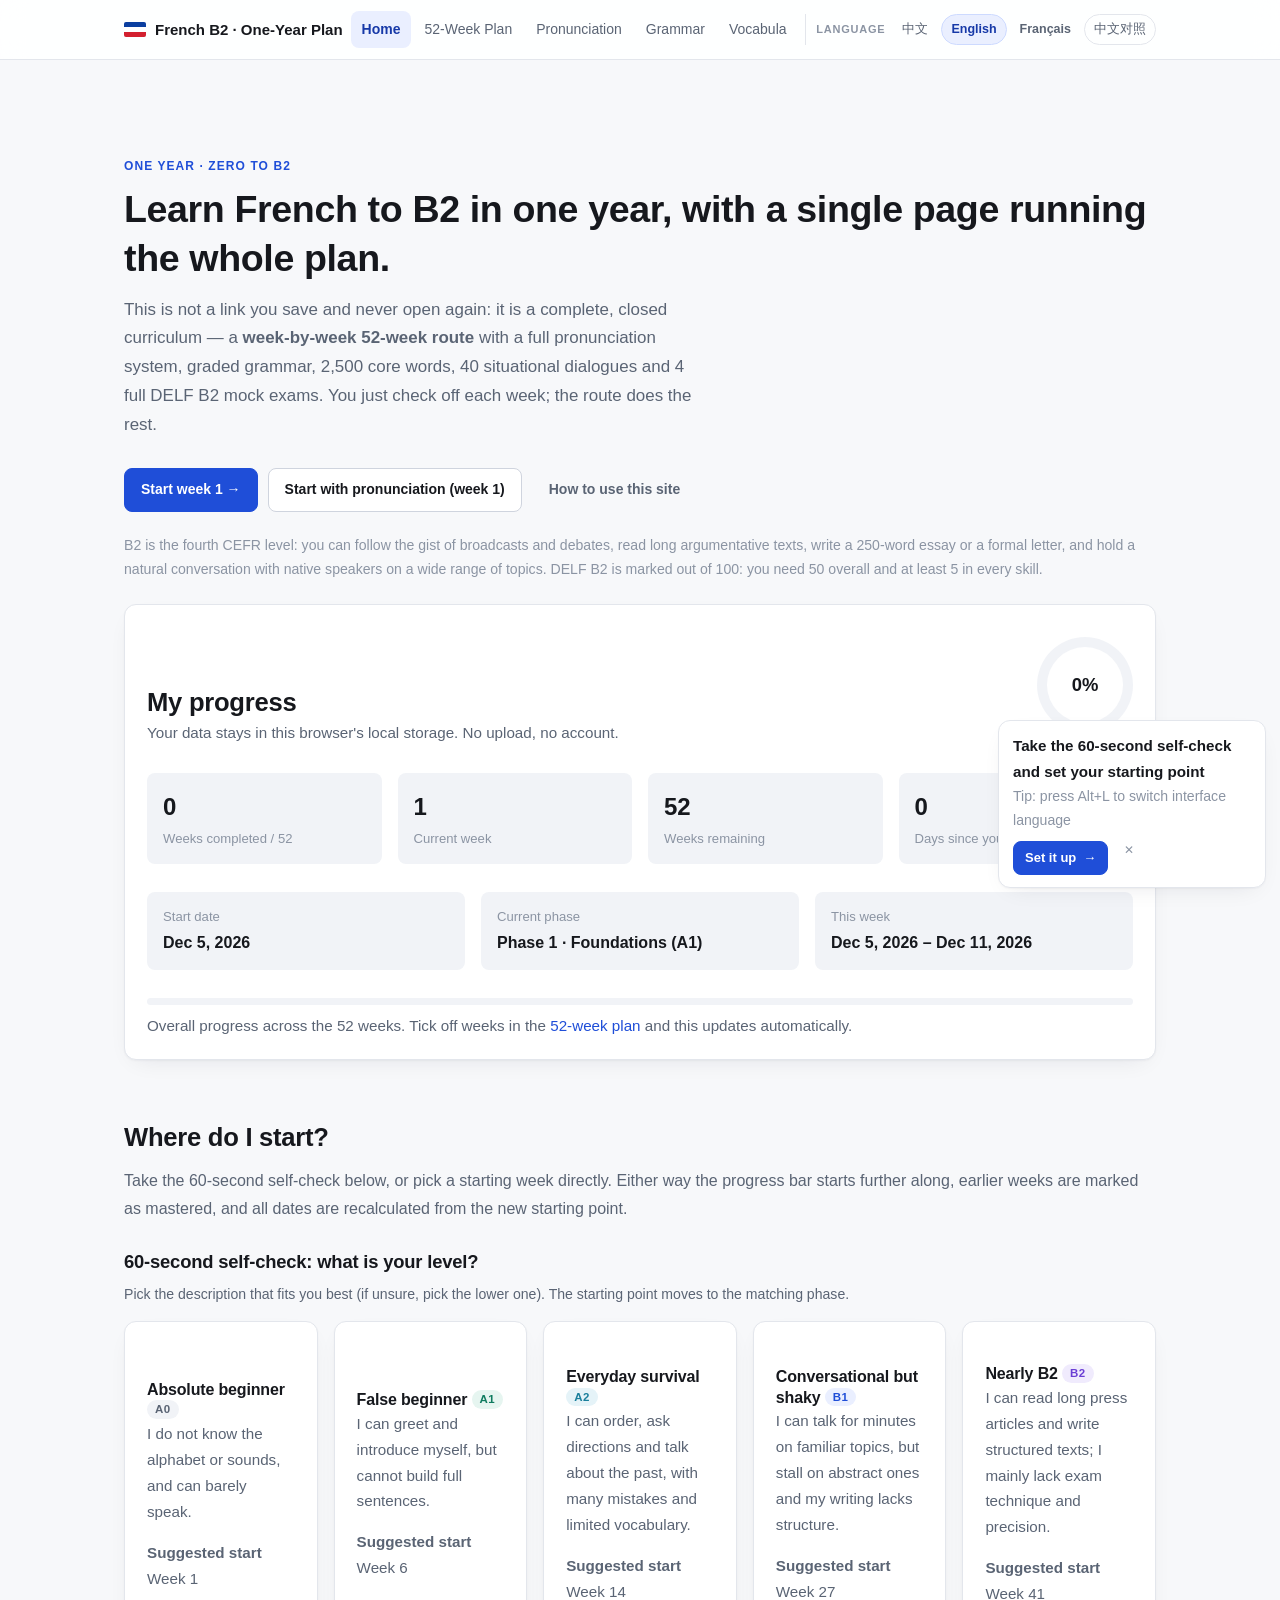
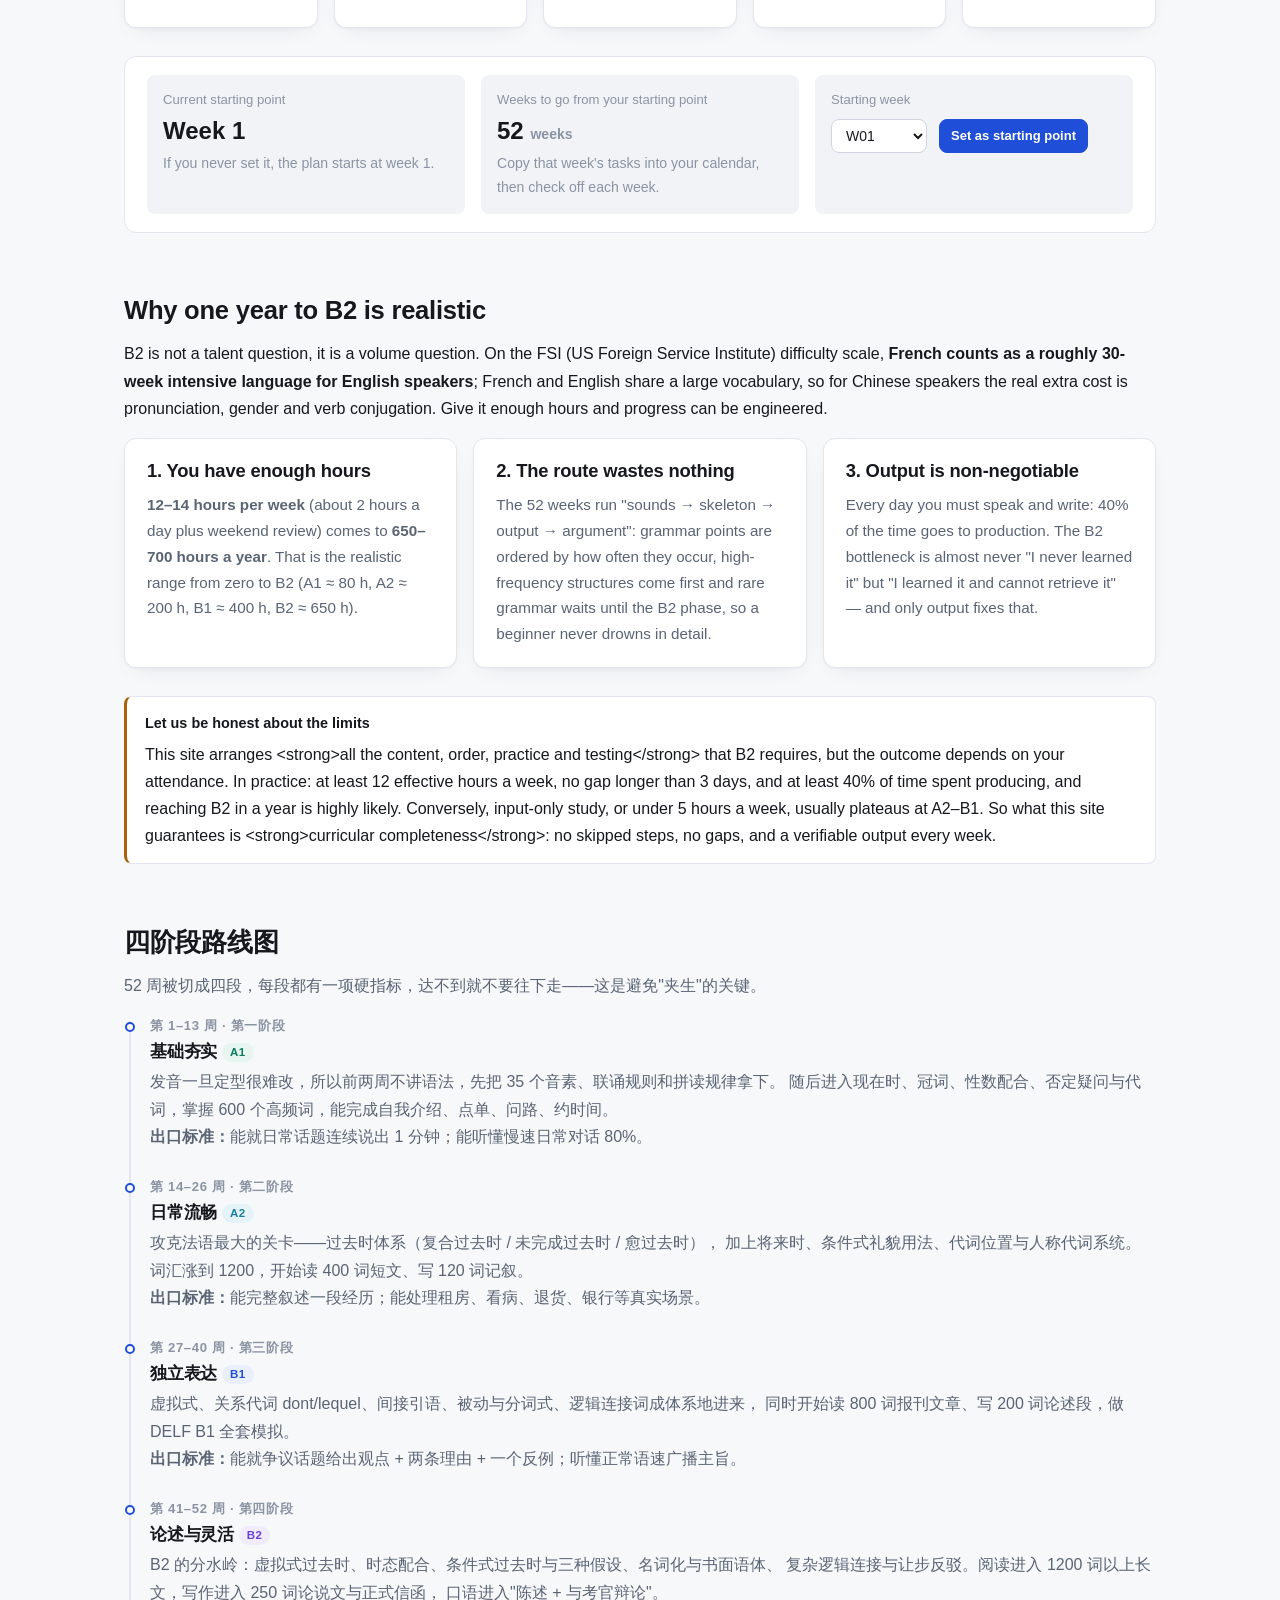
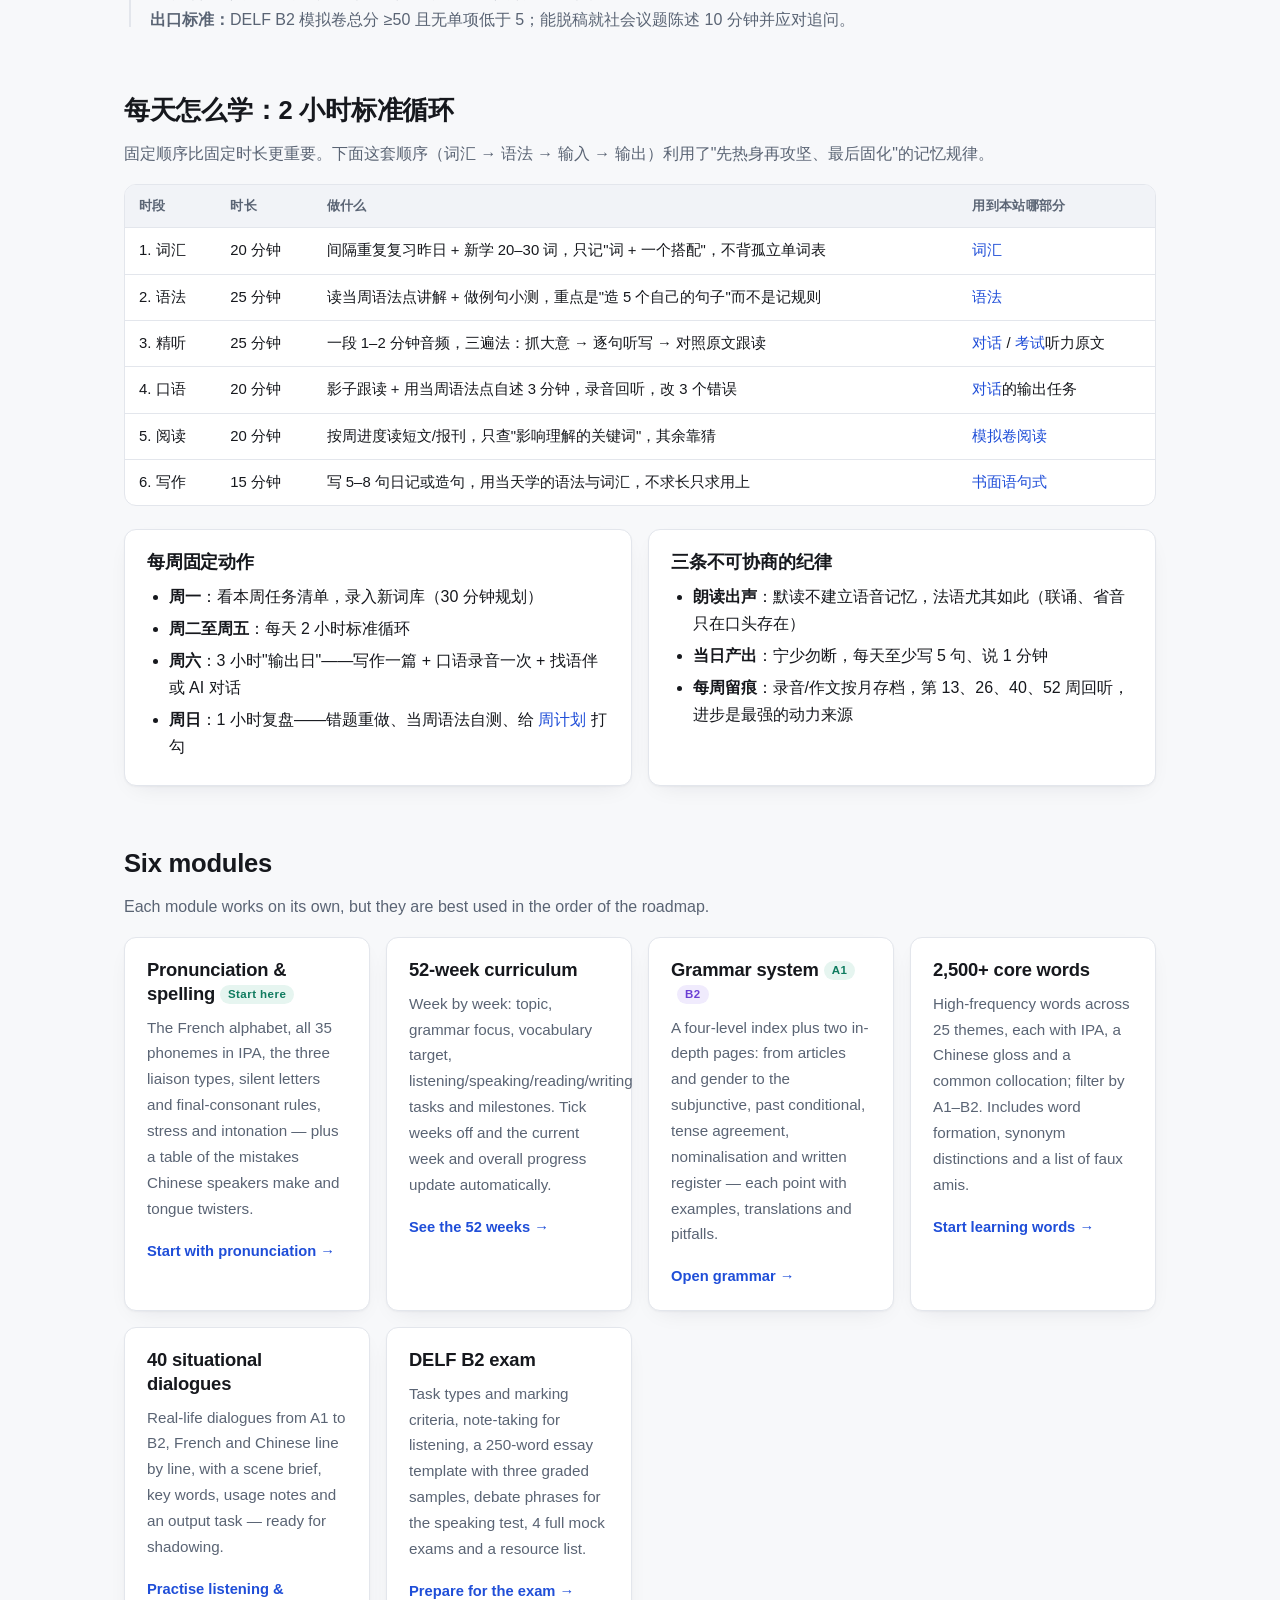
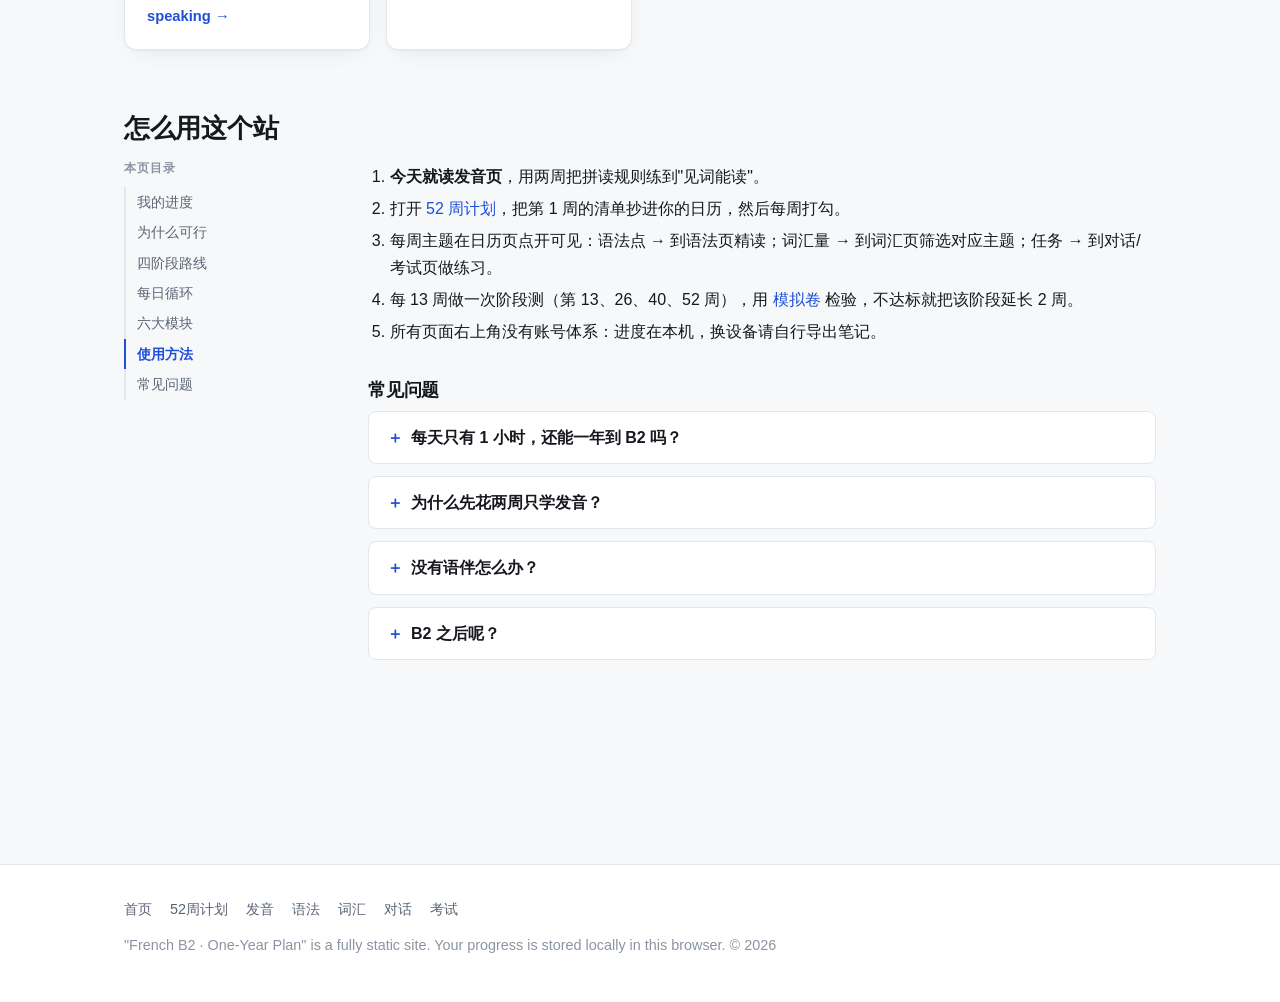
<file: index.html>
<!DOCTYPE html>
<html lang="zh-CN">
<head>
<meta charset="UTF-8">
<meta name="viewport" content="width=device-width, initial-scale=1">
<title>首页 · 法语 B2 一年计划</title>
<meta name="description" content="从零基础到 DELF B2 的一年法语学习站：52 周课程路线、发音、语法、2500 核心词、40 篇情境对话与四套模拟卷。">
<link rel="stylesheet" href="styles.css">
</head>
<body>
<a class="skip-link" href="#main">跳到主要内容</a>

<header class="site-nav">
  <div class="wrap">
    <a class="brand" href="index.html">
      <span class="flag" aria-hidden="true"><i></i><i></i><i></i></span>
      <span data-i18n="brand">法语 B2 · 一年计划</span>
    </a>
    <nav class="nav-links" aria-label="主导航">
      <a href="index.html" data-i18n="nav.home">首页</a>
      <a href="calendar.html" data-i18n="nav.calendar">52周计划</a>
      <a href="phonetics.html" data-i18n="nav.phonetics">发音</a>
      <a href="grammar.html" data-i18n="nav.grammar">语法</a>
      <a href="vocab.html" data-i18n="nav.vocab">词汇</a>
      <a href="dialogue.html" data-i18n="nav.dialogue">对话</a>
      <a href="exams.html" data-i18n="nav.exams">考试</a>
    </nav>
  </div>
</header>

<main id="main">

  <!-- ================= 首屏 ================= -->
  <div class="hero">
    <div class="wrap">
      <p class="eyebrow" data-i18n="idx.hero.eyebrow">一年 · 从零到 B2</p>
      <h1 data-i18n="idx.hero.h1">一年把法语学到 B2，用一个页面管住全部学习。</h1>
      <p class="lede" data-i18n-html="idx.hero.lede">
        这不是一个"收藏了就不会再打开"的资料页，而是一套完整的封闭课程：<strong>52 周逐周路线</strong>，
        配发音体系、分级语法、2500 个核心词、40 篇情境对话和 4 套 DELF B2 模拟卷。
        你只需要按周打卡，剩下的交给路线。
      </p>
      <div class="btn-row mt-3">
        <a class="btn btn-primary" href="calendar.html" data-i18n="idx.hero.cta1">开始第 1 周 →</a>
        <a class="btn" href="phonetics.html" data-i18n="idx.hero.cta2">先学发音（第 1 周任务）</a>
        <a class="btn btn-ghost" href="#how" data-i18n="idx.hero.cta3">怎么用这个站</a>
      </div>
      <p class="muted small" data-i18n="idx.hero.b2def">
        B2 是 CEFR 第四级：能听懂广播与辩论的主旨、读懂长篇论述、写出 250 词的论说文与正式信函、
        与母语者就广泛话题自然交谈而不吃力。DELF B2 通过线为 100 分制总分 ≥50 且单项 ≥5。
      </p>
    </div>
  </div>

  <!-- ================= 仪表盘 ================= -->
  <div class="wrap">
    <section class="section" id="dash" aria-label="我的学习进度">
      <div class="card">
        <div class="flex between">
          <div>
            <h2 class="mb-0" data-i18n="idx.dash.title">我的进度</h2>
            <p class="muted small mb-0" data-i18n="idx.dash.note">数据保存在你当前浏览器的本地存储里，不上传、不注册。</p>
          </div>
          <div class="ring" id="dRing" role="img" aria-label="课程完成度"><div><span>0%</span></div></div>
        </div>

        <div class="grid grid-4 mt-3">
          <div class="tile"><div class="k" id="dDone">0</div><div class="l" data-i18n="idx.dash.done">已完成周数 / 52</div></div>
          <div class="tile"><div class="k" id="dCurWeek">1</div><div class="l" data-i18n="idx.dash.cur">当前应学第几周</div></div>
          <div class="tile"><div class="k" id="dLeft">52</div><div class="l" data-i18n="idx.dash.left">剩余周数</div></div>
          <div class="tile"><div class="k" id="dElapsed">0</div><div class="l" data-i18n="idx.dash.elapsed">已坚持天数</div></div>
        </div>

        <div class="grid grid-3 grid-date mt-3">
          <div class="tile"><div class="l" data-i18n="idx.dash.start">起学日期</div><div class="k" id="dStart" style="font-size:1rem">—</div></div>
          <div class="tile"><div class="l" data-i18n="idx.dash.phase">当前所在阶段</div><div class="k" id="dPhase" style="font-size:1rem">第一阶段 · 基础夯实（A1）</div></div>
          <div class="tile"><div class="l" data-i18n="idx.dash.range">本周区间</div><div class="k" id="dCurRange" style="font-size:1rem">—</div></div>
        </div>

        <div class="mt-3">
          <div class="bar"><i id="dPos" style="width:0"></i></div>
          <p class="muted small mt-1 mb-0" data-i18n-html="idx.dash.barNote">全年 52 周总进度。到 <a href="calendar.html">52 周计划</a> 里给完成的周打勾，这里会自动更新。</p>
        </div>
      </div>
    </section>

    <!-- ================= 起始位置（自定义从哪开始） ================= -->
    <section class="section" id="start">
      <h2 data-i18n="start.title">我要从哪里开始</h2>
      <p class="zh" data-i18n="start.help">
        先做下面的 60 秒自评，或直接选起始周。设定后：进度条的起点会前移、日历里起始周之前的周次标记为已掌握，日期也按新起点重算。
      </p>

      <h3 class="mt-3" data-i18n="pl.title">60 秒自评：你现在在哪一级</h3>
      <p class="zh small" data-i18n="pl.help">
        选最符合你现在情况的描述（不确定就选更低的），系统会把起始位置设到对应段落。
      </p>
      <div id="placeOptions"></div>
      <p class="muted small mt-2" id="placeChosen" aria-live="polite"></p>

      <div class="start-bar mt-3">
        <div class="grid grid-date" style="display:grid">
          <div class="tile">
            <div class="l" data-i18n="start.current">当前起始位置</div>
            <div class="k" id="dBaseWeek">第 1 周</div>
            <p class="muted small mb-0" data-i18n="start.autoNote">未自定义时，默认从第 1 周开始。</p>
          </div>
          <div class="tile">
            <div class="l" data-i18n="start.remaining">从起点起还需学习</div>
            <div class="k"><span id="remainWeekCount">52</span> <span class="small muted" data-i18n="start.weeks">周</span></div>
            <p class="muted small mb-0" data-i18n="pl.addToCal">把起点周的任务抄进日历，然后每周打勾即可。</p>
          </div>
          <div class="tile">
            <div class="l" data-i18n="start.weekLabel">起始周次</div>
            <div class="flex mt-1">
              <select id="startWeekSelect" aria-label="起始周次"></select>
              <button class="btn btn-sm btn-primary" type="button" id="startWeekApply" data-i18n="start.apply">设为起始位置</button>
            </div>
          </div>
        </div>
      </div>
    </section>

    <!-- ================= 为什么能一年到 B2 ================= -->
    <section class="section" id="why">
      <h2 data-i18n="idx.why.title">一年到 B2，凭什么可行</h2>
      <p class="lede" data-i18n-html="idx.why.lede">
        B2 不是天赋问题，是总量问题。按 FSI（美国外交学院）的语言难度分级，
        <strong>法语对英语母语者属于"约 30 周高强度"的类别</strong>；法语与英语共享大量词汇，
        而对中文母语者来说真正的额外成本主要在发音、性和动词变位。所以把时间给够了，进度是可以被设计出来的。
      </p>

      <div class="grid grid-3 mt-2">
        <div class="card">
          <h3 data-i18n="idx.why.c1.title">① 时间总量够</h3>
          <p class="mb-0" data-i18n-html="idx.why.c1.body">
            每周 <strong>12–14 小时</strong>（每天约 2 小时 + 周末复盘），一年约 <strong>650–700 小时</strong>。
            这是从零到 B2 的现实区间（A1 约 80h、A2 约 200h、B1 约 400h、B2 约 650h）。
          </p>
        </div>
        <div class="card">
          <h3 data-i18n="idx.why.c2.title">② 路线不浪费</h3>
          <p class="mb-0" data-i18n="idx.why.c2.body">
            52 周按"语音 → 骨架 → 输出 → 论述"排列，语法点按出现频率排序，
            高频结构先学，冷门语法留到 B2 后段，避免零基础初期被细节拖死。
          </p>
        </div>
        <div class="card">
          <h3 data-i18n="idx.why.c3.title">③ 输出被强制</h3>
          <p class="mb-0" data-i18n="idx.why.c3.body">
            每天必须"说"和"写"，40% 时间用于产出。B2 的瓶颈几乎从来不是"没学过"，
            而是"学过但调不出来"——只能靠输出解决。
          </p>
        </div>
      </div>

      <div class="note note-warn mt-3">
        <div class="note-title" data-i18n="idx.why.boundary.title">先说清楚边界（不吹"包过"）</div>
        <p class="mb-0" data-i18n="idx.why.boundary.body">
          本站把 B2 所需的<strong>全部内容、顺序、练习与检测</strong>都编排好了，但结果由你的出勤决定。经验上：
          每周有效投入 ≥12 小时、不出现连续 3 天以上中断、输出时长占比 ≥40%，
          一年达到 B2 是大概率事件；反之，只输入不输出、或每周不足 5 小时，通常停在 A2–B1。
          所以本页的"保证"是<strong>课程完整性</strong>的保证：不跳步、不缺口、每周都有可检验的产出。
        </p>
      </div>
    </section>

    <!-- ================= 四阶段路线图 ================= -->
    <section class="section" id="roadmap">
      <h2>四阶段路线图</h2>
      <p class="zh">52 周被切成四段，每段都有一项硬指标，达不到就不要往下走——这是避免"夹生"的关键。</p>

      <div class="timeline mt-2">
        <div class="tl-item">
          <div class="tl-q">第 1–13 周 · 第一阶段</div>
          <h3>基础夯实 <span class="badge badge-a1">A1</span></h3>
          <p class="mb-0 zh">
            发音一旦定型很难改，所以前两周不讲语法，先把 35 个音素、联诵规则和拼读规律拿下。
            随后进入现在时、冠词、性数配合、否定疑问与代词，掌握 600 个高频词，能完成自我介绍、点单、问路、约时间。
            <br><strong>出口标准：</strong>能就日常话题连续说出 1 分钟；能听懂慢速日常对话 80%。
          </p>
        </div>
        <div class="tl-item">
          <div class="tl-q">第 14–26 周 · 第二阶段</div>
          <h3>日常流畅 <span class="badge badge-a2">A2</span></h3>
          <p class="mb-0 zh">
            攻克法语最大的关卡——过去时体系（复合过去时 / 未完成过去时 / 愈过去时），
            加上将来时、条件式礼貌用法、代词位置与人称代词系统。词汇涨到 1200，开始读 400 词短文、写 120 词记叙。
            <br><strong>出口标准：</strong>能完整叙述一段经历；能处理租房、看病、退货、银行等真实场景。
          </p>
        </div>
        <div class="tl-item">
          <div class="tl-q">第 27–40 周 · 第三阶段</div>
          <h3>独立表达 <span class="badge badge-b1">B1</span></h3>
          <p class="mb-0 zh">
            虚拟式、关系代词 dont/lequel、间接引语、被动与分词式、逻辑连接词成体系地进来，
            同时开始读 800 词报刊文章、写 200 词论述段，做 DELF B1 全套模拟。
            <br><strong>出口标准：</strong>能就争议话题给出观点 + 两条理由 + 一个反例；听懂正常语速广播主旨。
          </p>
        </div>
        <div class="tl-item">
          <div class="tl-q">第 41–52 周 · 第四阶段</div>
          <h3>论述与灵活 <span class="badge badge-b2">B2</span></h3>
          <p class="mb-0 zh">
            B2 的分水岭：虚拟式过去时、时态配合、条件式过去时与三种假设、名词化与书面语体、
            复杂逻辑连接与让步反驳。阅读进入 1200 词以上长文，写作进入 250 词论说文与正式信函，
            口语进入"陈述 + 与考官辩论"。
            <br><strong>出口标准：</strong>DELF B2 模拟卷总分 ≥50 且无单项低于 5；能脱稿就社会议题陈述 10 分钟并应对追问。
          </p>
        </div>
      </div>
    </section>

    <!-- ================= 每日循环 ================= -->
    <section class="section" id="daily">
      <h2>每天怎么学：2 小时标准循环</h2>
      <p class="zh">固定顺序比固定时长更重要。下面这套顺序（词汇 → 语法 → 输入 → 输出）利用了"先热身再攻坚、最后固化"的记忆规律。</p>

      <div class="table-scroll">
        <table>
          <thead>
            <tr><th>时段</th><th>时长</th><th>做什么</th><th>用到本站哪部分</th></tr>
          </thead>
          <tbody>
            <tr><td>1. 词汇</td><td class="num">20 分钟</td><td>间隔重复复习昨日 + 新学 20–30 词，只记"词 + 一个搭配"，不背孤立单词表</td><td><a href="vocab.html">词汇</a></td></tr>
            <tr><td>2. 语法</td><td class="num">25 分钟</td><td>读当周语法点讲解 + 做例句小测，重点是"造 5 个自己的句子"而不是记规则</td><td><a href="grammar.html">语法</a></td></tr>
            <tr><td>3. 精听</td><td class="num">25 分钟</td><td>一段 1–2 分钟音频，三遍法：抓大意 → 逐句听写 → 对照原文跟读</td><td><a href="dialogue.html">对话</a> / <a href="exams.html">考试</a>听力原文</td></tr>
            <tr><td>4. 口语</td><td class="num">20 分钟</td><td>影子跟读 + 用当周语法点自述 3 分钟，录音回听，改 3 个错误</td><td><a href="dialogue.html">对话</a>的输出任务</td></tr>
            <tr><td>5. 阅读</td><td class="num">20 分钟</td><td>按周进度读短文/报刊，只查"影响理解的关键词"，其余靠猜</td><td><a href="exams.html">模拟卷阅读</a></td></tr>
            <tr><td>6. 写作</td><td class="num">15 分钟</td><td>写 5–8 句日记或造句，用当天学的语法与词汇，不求长只求用上</td><td><a href="grammar-b1b2.html">书面语句式</a></td></tr>
          </tbody>
        </table>
      </div>

      <div class="grid grid-2 mt-2">
        <div class="card">
          <h3>每周固定动作</h3>
          <ul class="mb-0">
            <li><strong>周一</strong>：看本周任务清单，录入新词库（30 分钟规划）</li>
            <li><strong>周二至周五</strong>：每天 2 小时标准循环</li>
            <li><strong>周六</strong>：3 小时"输出日"——写作一篇 + 口语录音一次 + 找语伴或 AI 对话</li>
            <li><strong>周日</strong>：1 小时复盘——错题重做、当周语法自测、给 <a href="calendar.html">周计划</a> 打勾</li>
          </ul>
        </div>
        <div class="card">
          <h3>三条不可协商的纪律</h3>
          <ul class="mb-0">
            <li><strong>朗读出声</strong>：默读不建立语音记忆，法语尤其如此（联诵、省音只在口头存在）</li>
            <li><strong>当日产出</strong>：宁少勿断，每天至少写 5 句、说 1 分钟</li>
            <li><strong>每周留痕</strong>：录音/作文按月存档，第 13、26、40、52 周回听，进步是最强的动力来源</li>
          </ul>
        </div>
      </div>
    </section>

    <!-- ================= 模块入口 ================= -->
    <section class="section" id="modules">
      <h2 data-i18n="idx.modules.title">六大模块</h2>
      <p class="zh" data-i18n="idx.modules.note">每个模块都可以独立使用，但建议按路线图的顺序推进。</p>
      <div class="grid grid-3">
        <a class="card card-link" href="phonetics.html">
          <h3><span data-i18n="idx.mod.phon">发音与拼读</span> <span class="badge badge-a1" data-i18n="idx.mod.fromStart">A1 起点</span></h3>
          <p data-i18n="idx.mod.phon.desc">法语字母表、35 音素 IPA 总表、联诵三类规则、哑音与词末辅音规律、语调节奏，附中国人常见发音陷阱对照与绕口令。</p>
          <span class="arrow" data-i18n="idx.mod.phon.cta">去学发音 →</span>
        </a>
        <a class="card card-link" href="calendar.html">
          <h3 data-i18n="idx.mod.cal">52 周课程表</h3>
          <p data-i18n="idx.mod.cal.desc">逐周拆解的主题、语法点、词汇量目标、听说读写任务与阶段里程碑，可打勾打卡，自动计算当前周与总进度。</p>
          <span class="arrow" data-i18n="idx.mod.cal.cta">查看 52 周 →</span>
        </a>
        <a class="card card-link" href="grammar.html">
          <h3><span data-i18n="idx.mod.gr">语法体系</span> <span class="badge badge-a1">A1</span><span class="badge badge-b2 badge-inline">B2</span></h3>
          <p data-i18n="idx.mod.gr.desc">四级索引 + 两张详解页：从冠词性数到虚拟式、条件式过去时、时态配合、名词化与书面语体，每点配例句、翻译与易错提示。</p>
          <span class="arrow" data-i18n="idx.mod.gr.cta">进入语法 →</span>
        </a>
        <a class="card card-link" href="vocab.html">
          <h3 data-i18n="idx.mod.vo">核心词汇 2500+</h3>
          <p data-i18n="idx.mod.vo.desc">25 个主题域的高频词，逐条带 IPA、中文释义与常用搭配，可按 A1–B2 筛选，附构词法、近义词辨析与假朋友清单。</p>
          <span class="arrow" data-i18n="idx.mod.vo.cta">开始背词 →</span>
        </a>
        <a class="card card-link" href="dialogue.html">
          <h3 data-i18n="idx.mod.dl">情境对话 40 篇</h3>
          <p data-i18n="idx.mod.dl.desc">A1 到 B2 的真实场景对话，法中对照逐句呈现，含场景说明、生词、语用提示与输出任务，可直接做影子跟读。</p>
          <span class="arrow" data-i18n="idx.mod.dl.cta">练听说 →</span>
        </a>
        <a class="card card-link" href="exams.html">
          <h3 data-i18n="idx.mod.ex">DELF B2 考试</h3>
          <p data-i18n="idx.mod.ex.desc">题型与评分细则、听力速记法、250 词论说文模板与三档范文、口语辩论表达、4 套完整模拟卷与资源清单。</p>
          <span class="arrow" data-i18n="idx.mod.ex.cta">准备考试 →</span>
        </a>
      </div>
    </section>

    <!-- ================= 怎么用 ================= -->
    <section class="section" id="how">
      <h2>怎么用这个站</h2>
      <div class="layout-side">
        <aside class="toc">
          <div class="toc-title">本页目录</div>
          <a href="#dash">我的进度</a>
          <a href="#why">为什么可行</a>
          <a href="#roadmap">四阶段路线</a>
          <a href="#daily">每日循环</a>
          <a href="#modules">六大模块</a>
          <a href="#how">使用方法</a>
          <a href="#faq">常见问题</a>
        </aside>
        <div>
          <ol>
            <li><strong>今天就读发音页</strong>，用两周把拼读规则练到"见词能读"。</li>
            <li>打开 <a href="calendar.html">52 周计划</a>，把第 1 周的清单抄进你的日历，然后每周打勾。</li>
            <li>每周主题在日历页点开可见：语法点 → 到语法页精读；词汇量 → 到词汇页筛选对应主题；任务 → 到对话/考试页做练习。</li>
            <li>每 13 周做一次阶段测（第 13、26、40、52 周），用 <a href="exams.html">模拟卷</a> 检验，不达标就把该阶段延长 2 周。</li>
            <li>所有页面右上角没有账号体系：进度在本机，换设备请自行导出笔记。</li>
          </ol>

          <h3 id="faq">常见问题</h3>
          <details>
            <summary>每天只有 1 小时，还能一年到 B2 吗？</summary>
            <p class="mb-0">
              每周 7 小时的话，现实目标是 <strong>B1</strong>（约需 18–24 个月到 B2）。建议做法：
              保留"词汇 + 输出"两块不可省（共 40 分钟），听力和阅读用作通勤泛听泛读，
              用 52 周路线走到第 40 周时停在 B1 出口，再花半年补足 B2 段。
            </p>
          </details>
          <details>
            <summary>为什么先花两周只学发音？</summary>
            <p class="mb-0">
              法语的拼写与读音对应度很高，学会规则后能"见词读音、听音拼词"，
              之后所有词汇记忆都自带语音线索。反过来，如果一开始用汉语拼音式发音去记词，
              错误发音会被反复强化，后期纠正成本远高于现在投入的两周。
            </p>
          </details>
          <details>
            <summary>没有语伴怎么办？</summary>
            <p class="mb-0">
              三种替代：① 影子跟读（把 <a href="dialogue.html">对话页</a> 的句子延迟 1 秒复述，模仿语调）；
              ② 自问自答录音（每天 3 分钟，用当周语法点自述并回听纠错）；
              ③ 与 AI 用法语角色扮演，明确要求它纠正你的语法和用词，而不是迎合你。
            </p>
          </details>
          <details>
            <summary>B2 之后呢？</summary>
            <p class="mb-0">
              第 52 周之后进入纯输入 + 高频输出阶段：读原版小说与报刊社论、看无字幕新闻、
              每周两次 45 分钟真实对话。C1 的关键从"结构"转向"语域与地道搭配"，本站不再覆盖。
            </p>
          </details>
        </div>
      </div>
    </section>
  </div>
</main>

<footer class="site-footer">
  <div class="wrap">
    <div class="foot-links">
      <a href="index.html">首页</a><a href="calendar.html">52周计划</a><a href="phonetics.html">发音</a>
      <a href="grammar.html">语法</a><a href="vocab.html">词汇</a><a href="dialogue.html">对话</a><a href="exams.html">考试</a>
    </div>
    <p class="mb-0" data-i18n-html="foot.plan">「法语 B2 · 一年计划」是一个纯静态学习站，进度保存在你的浏览器本地。© <span id="year"></span></p>
  </div>
</footer>

<button class="to-top" type="button" aria-label="回到顶部" data-i18n-attr="aria-label:nav.home">↑</button>
<script src="lang.js"></script>
<script src="lang-weeks.js"></script>
<script src="app.js"></script>
<script src="i18n-core.js"></script>
</body>
</html>
</file>
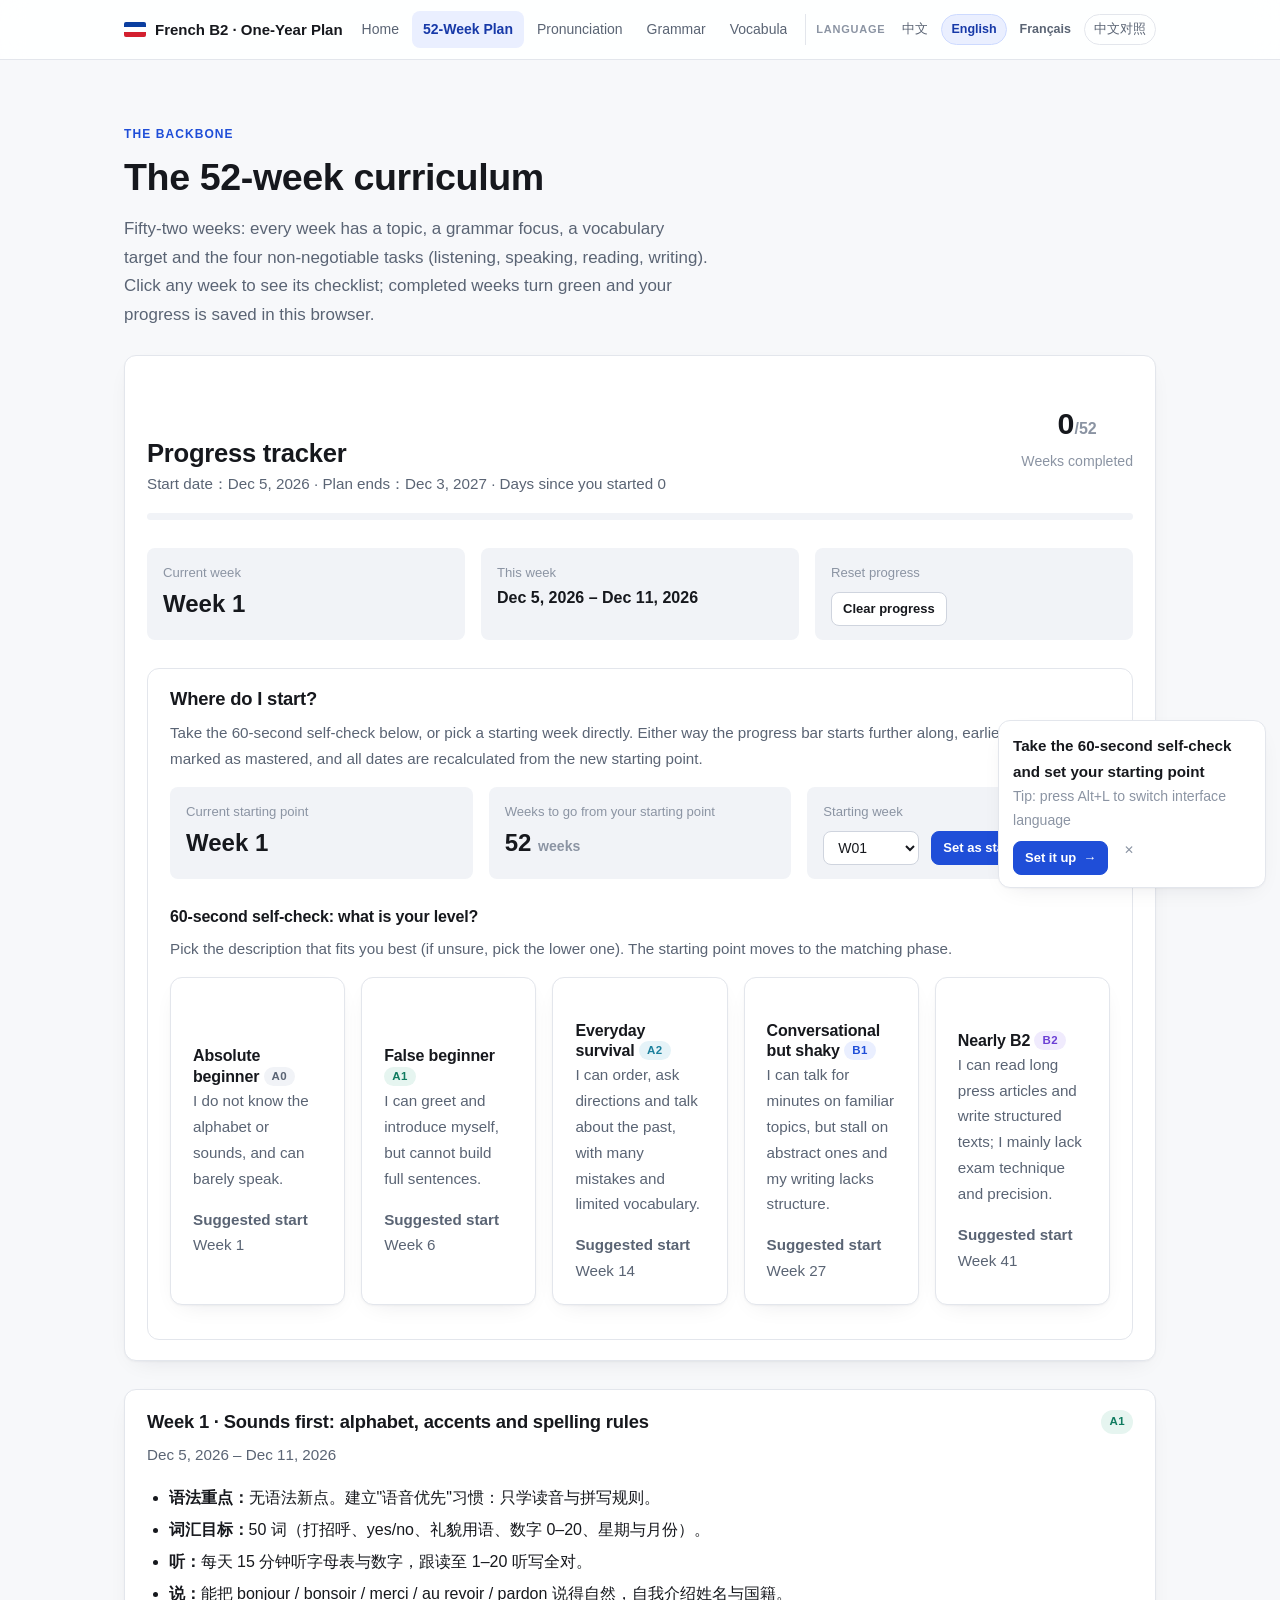
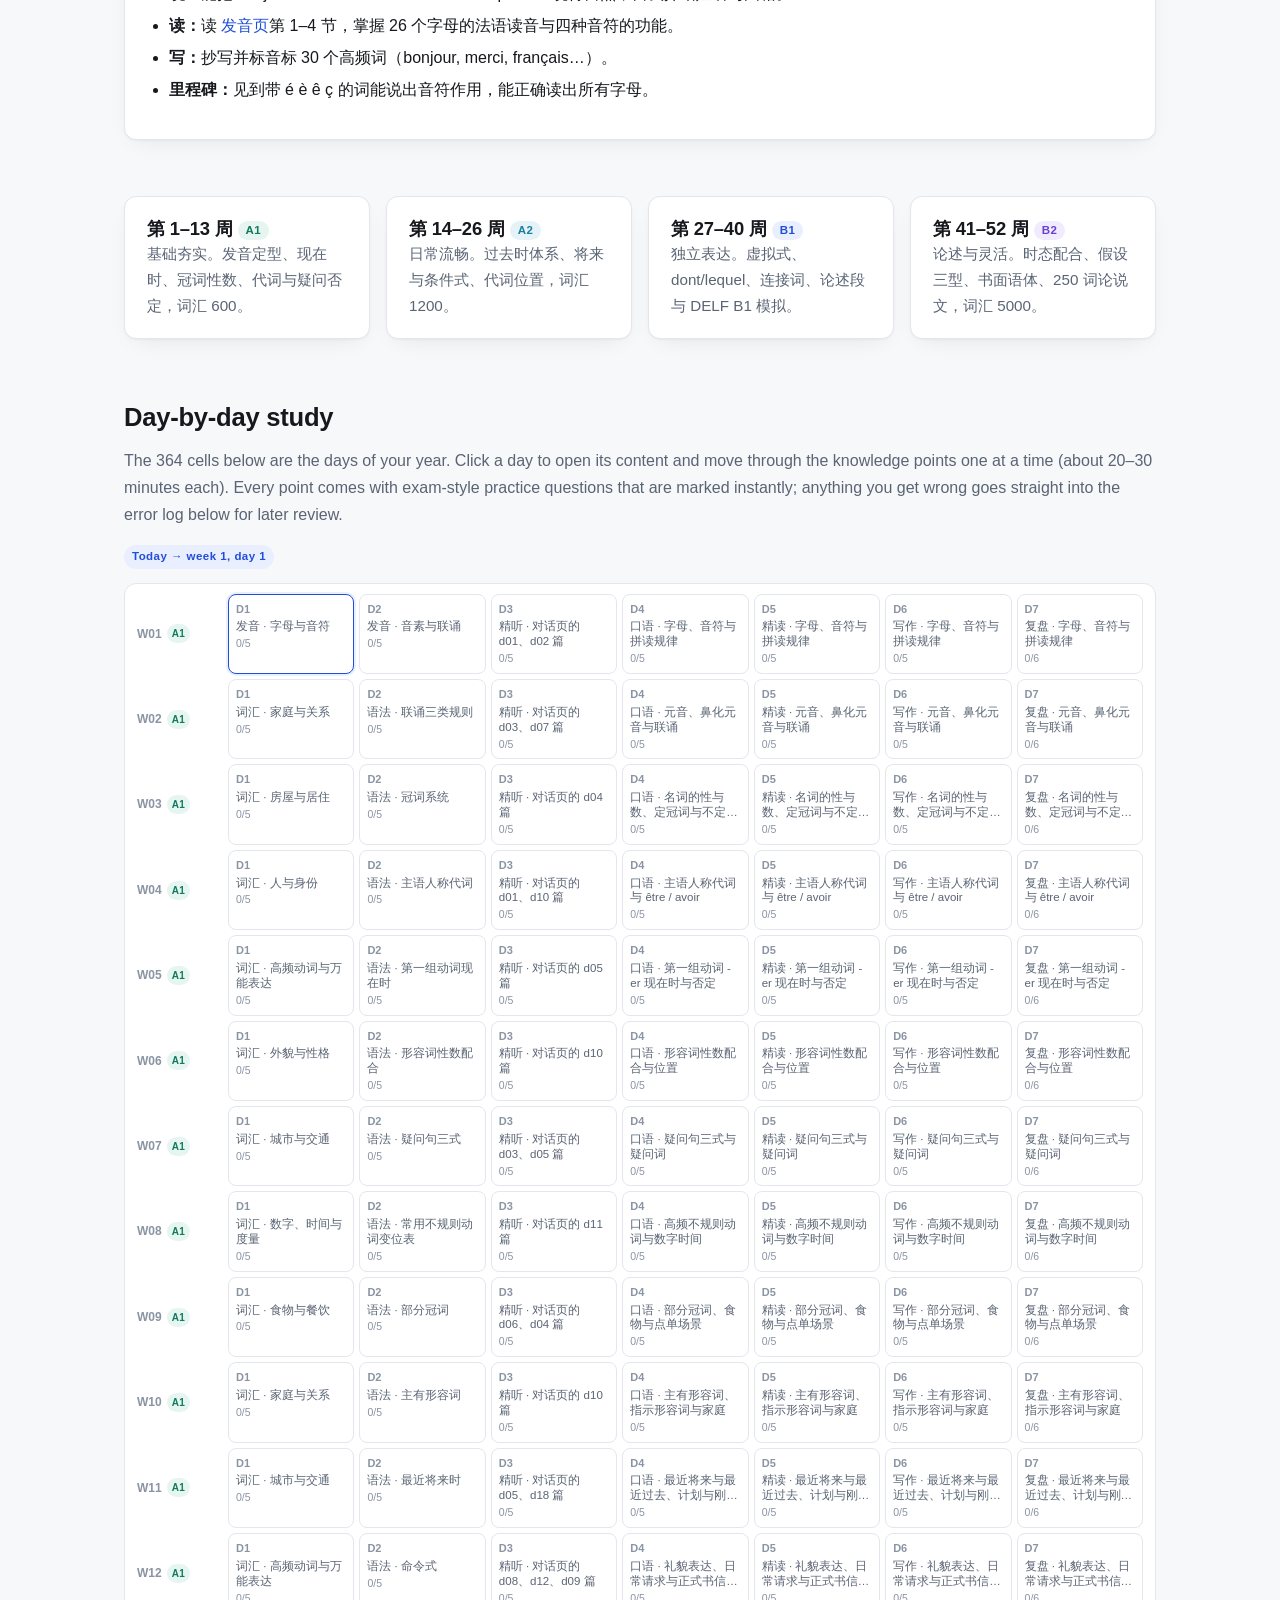
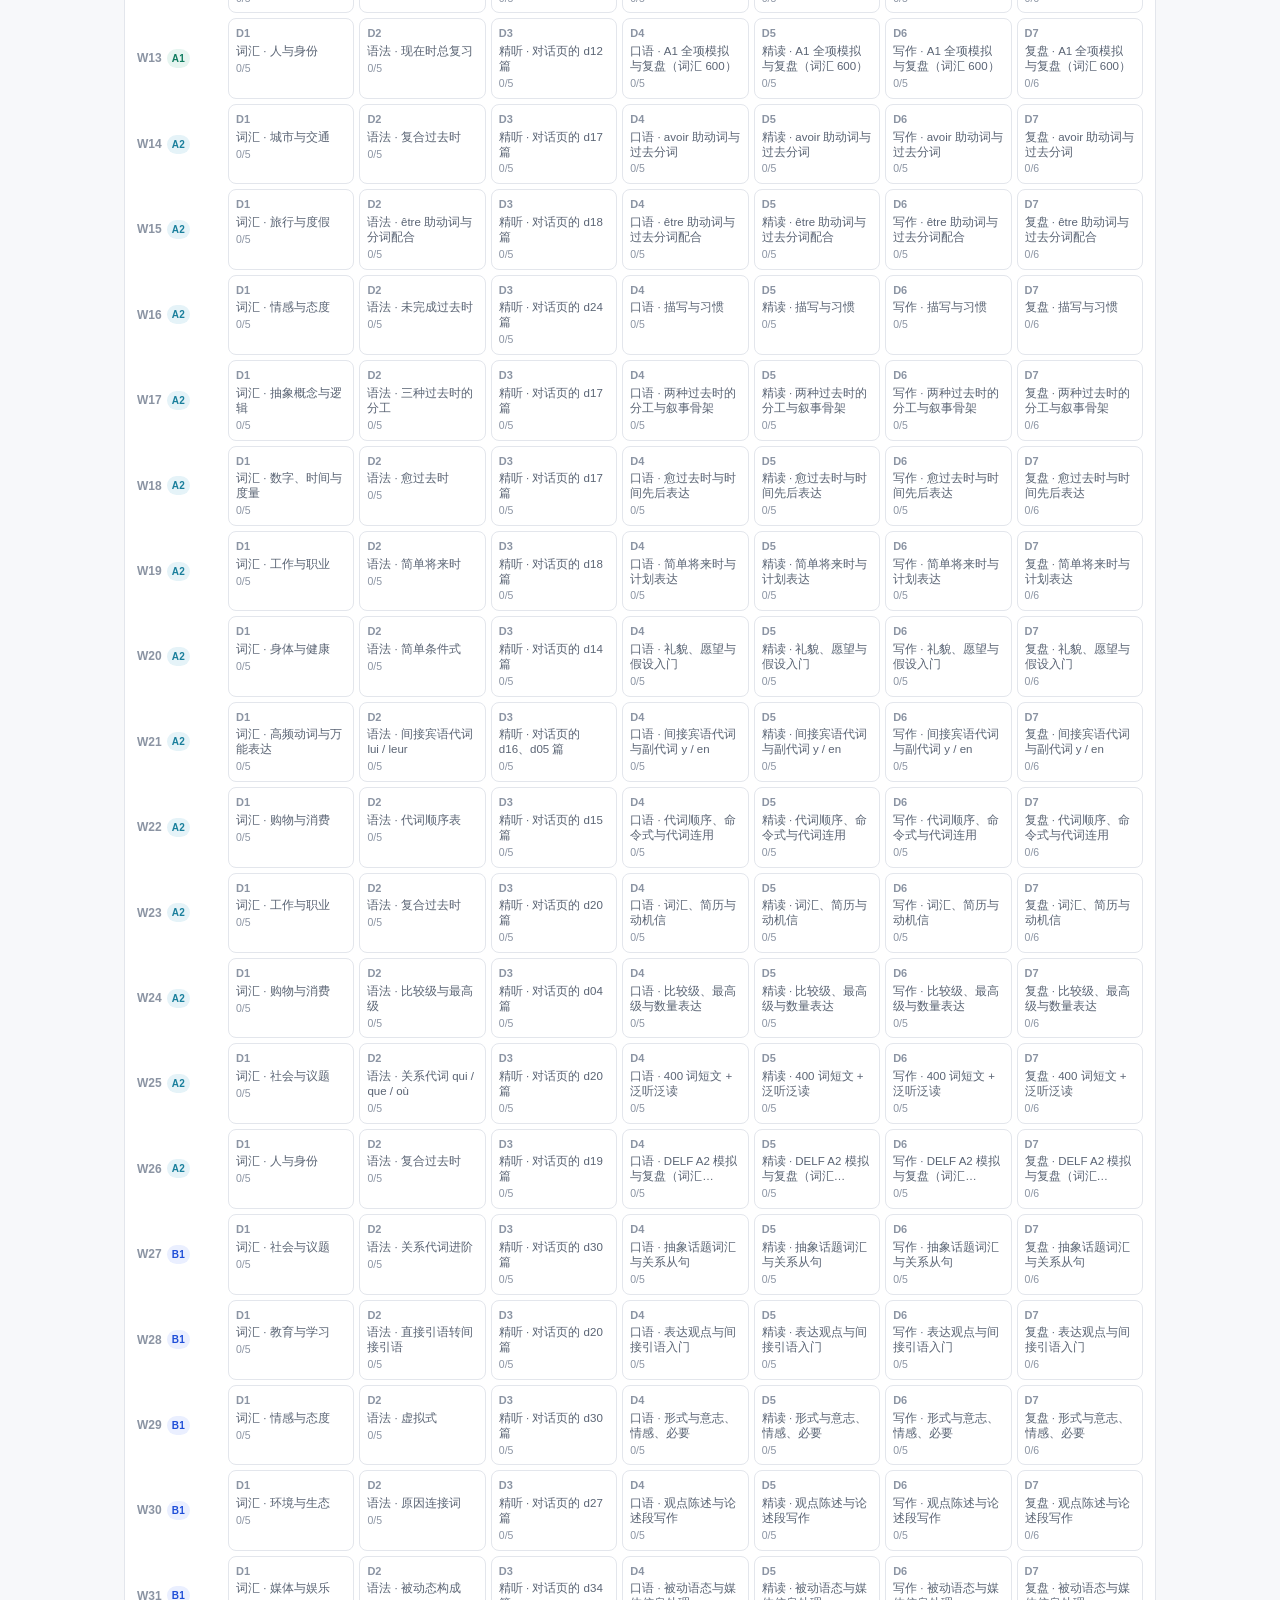
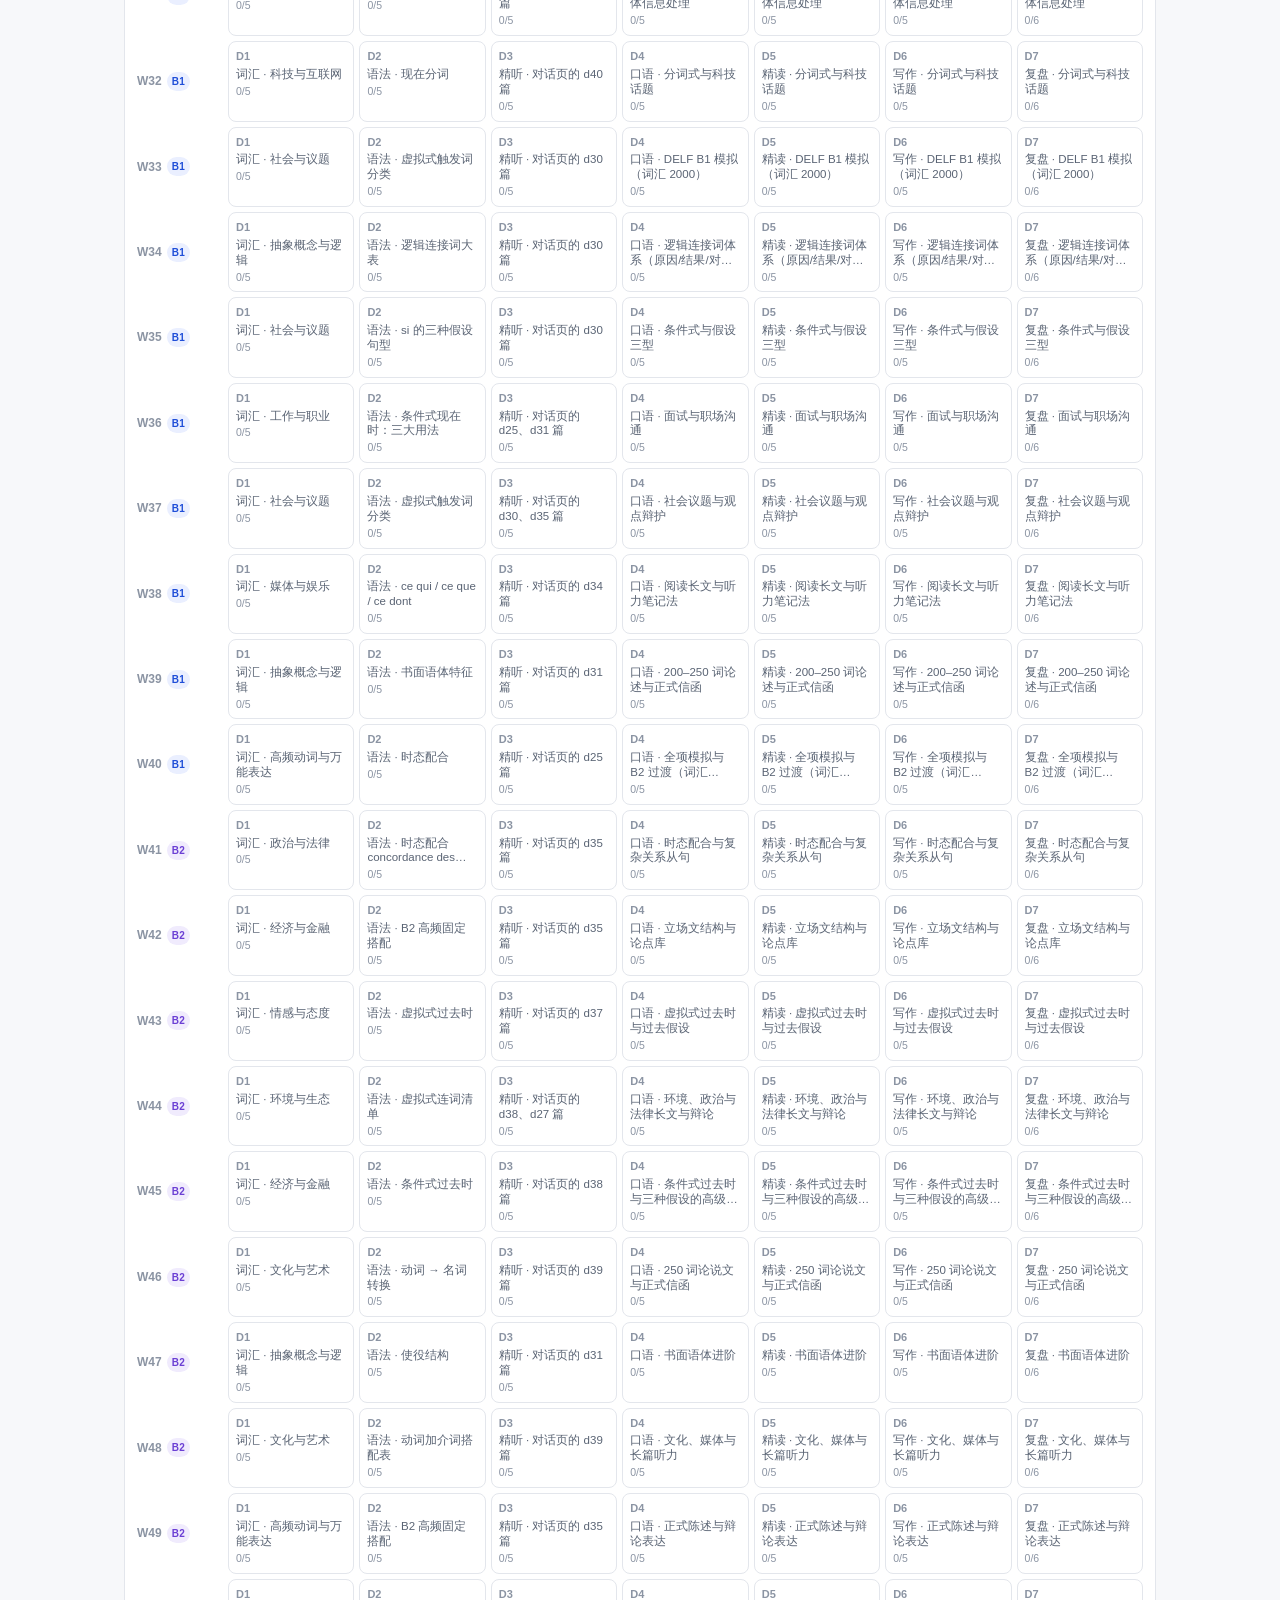
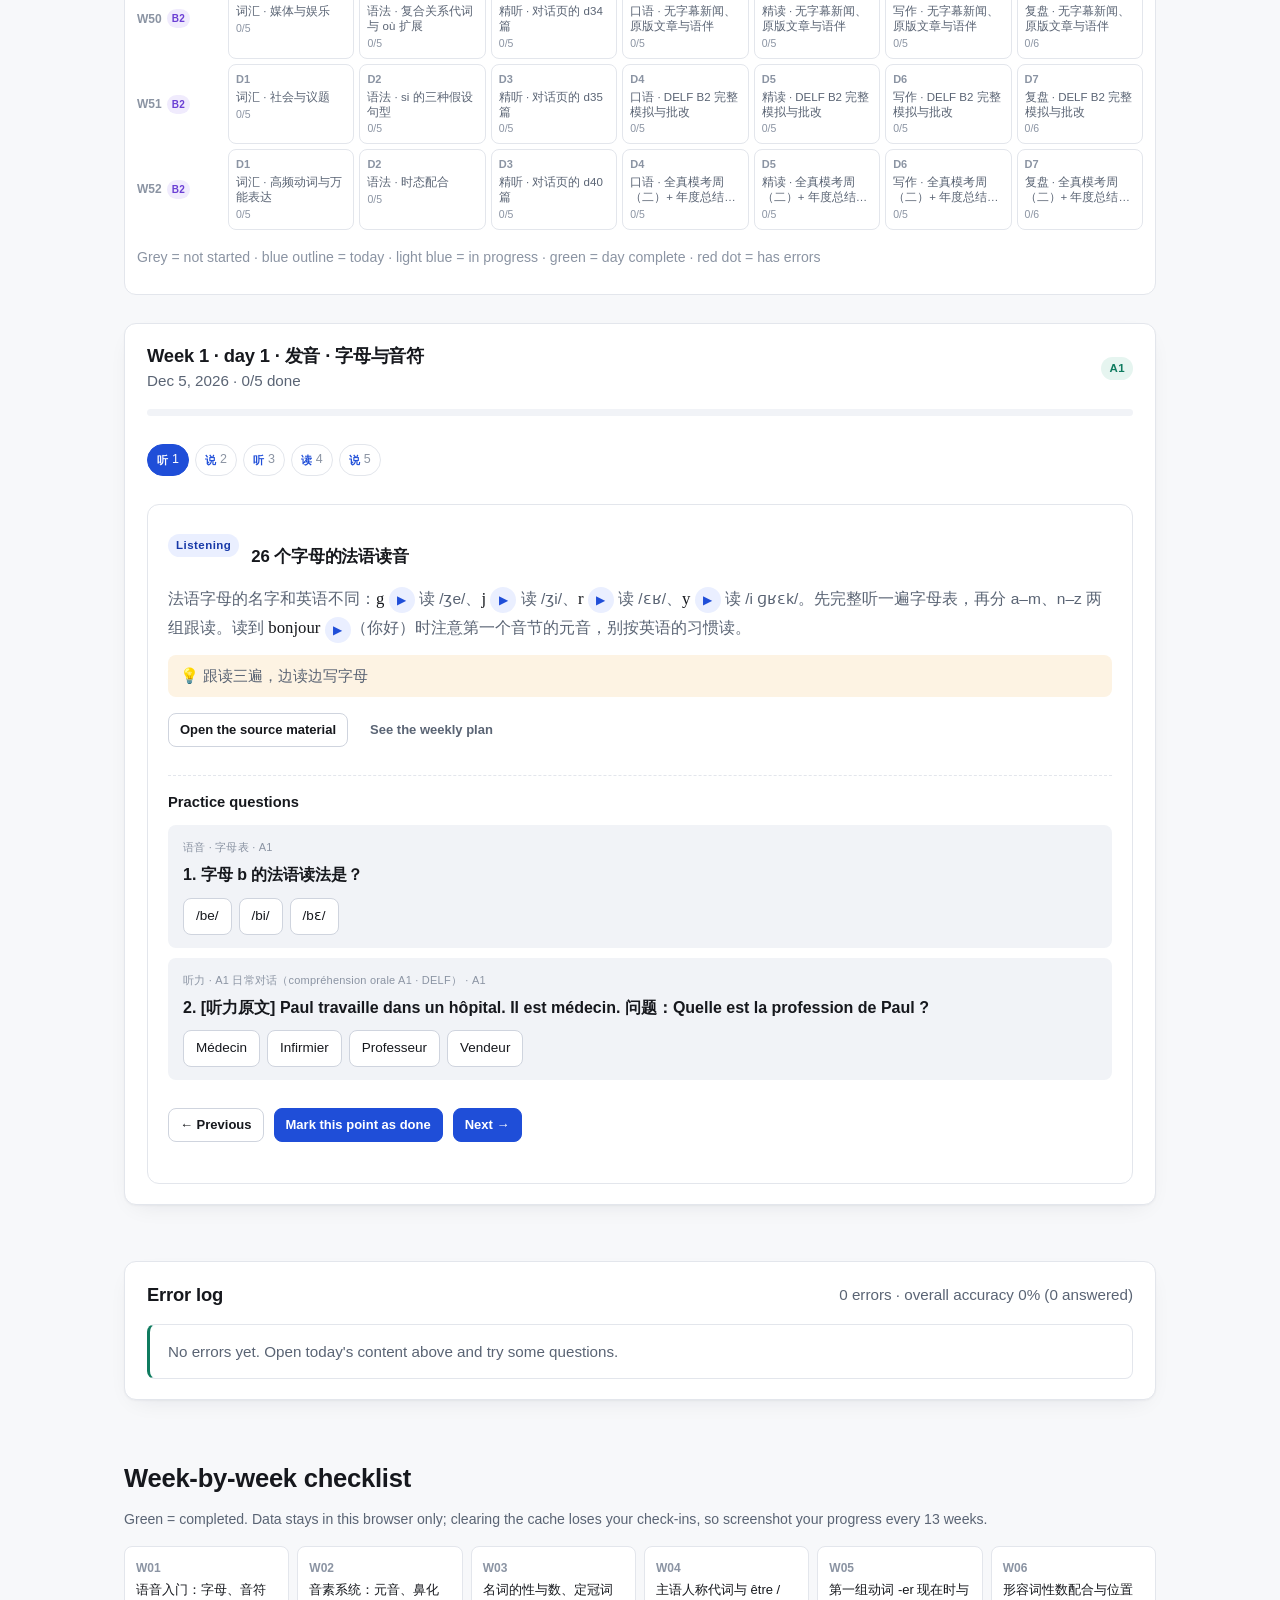
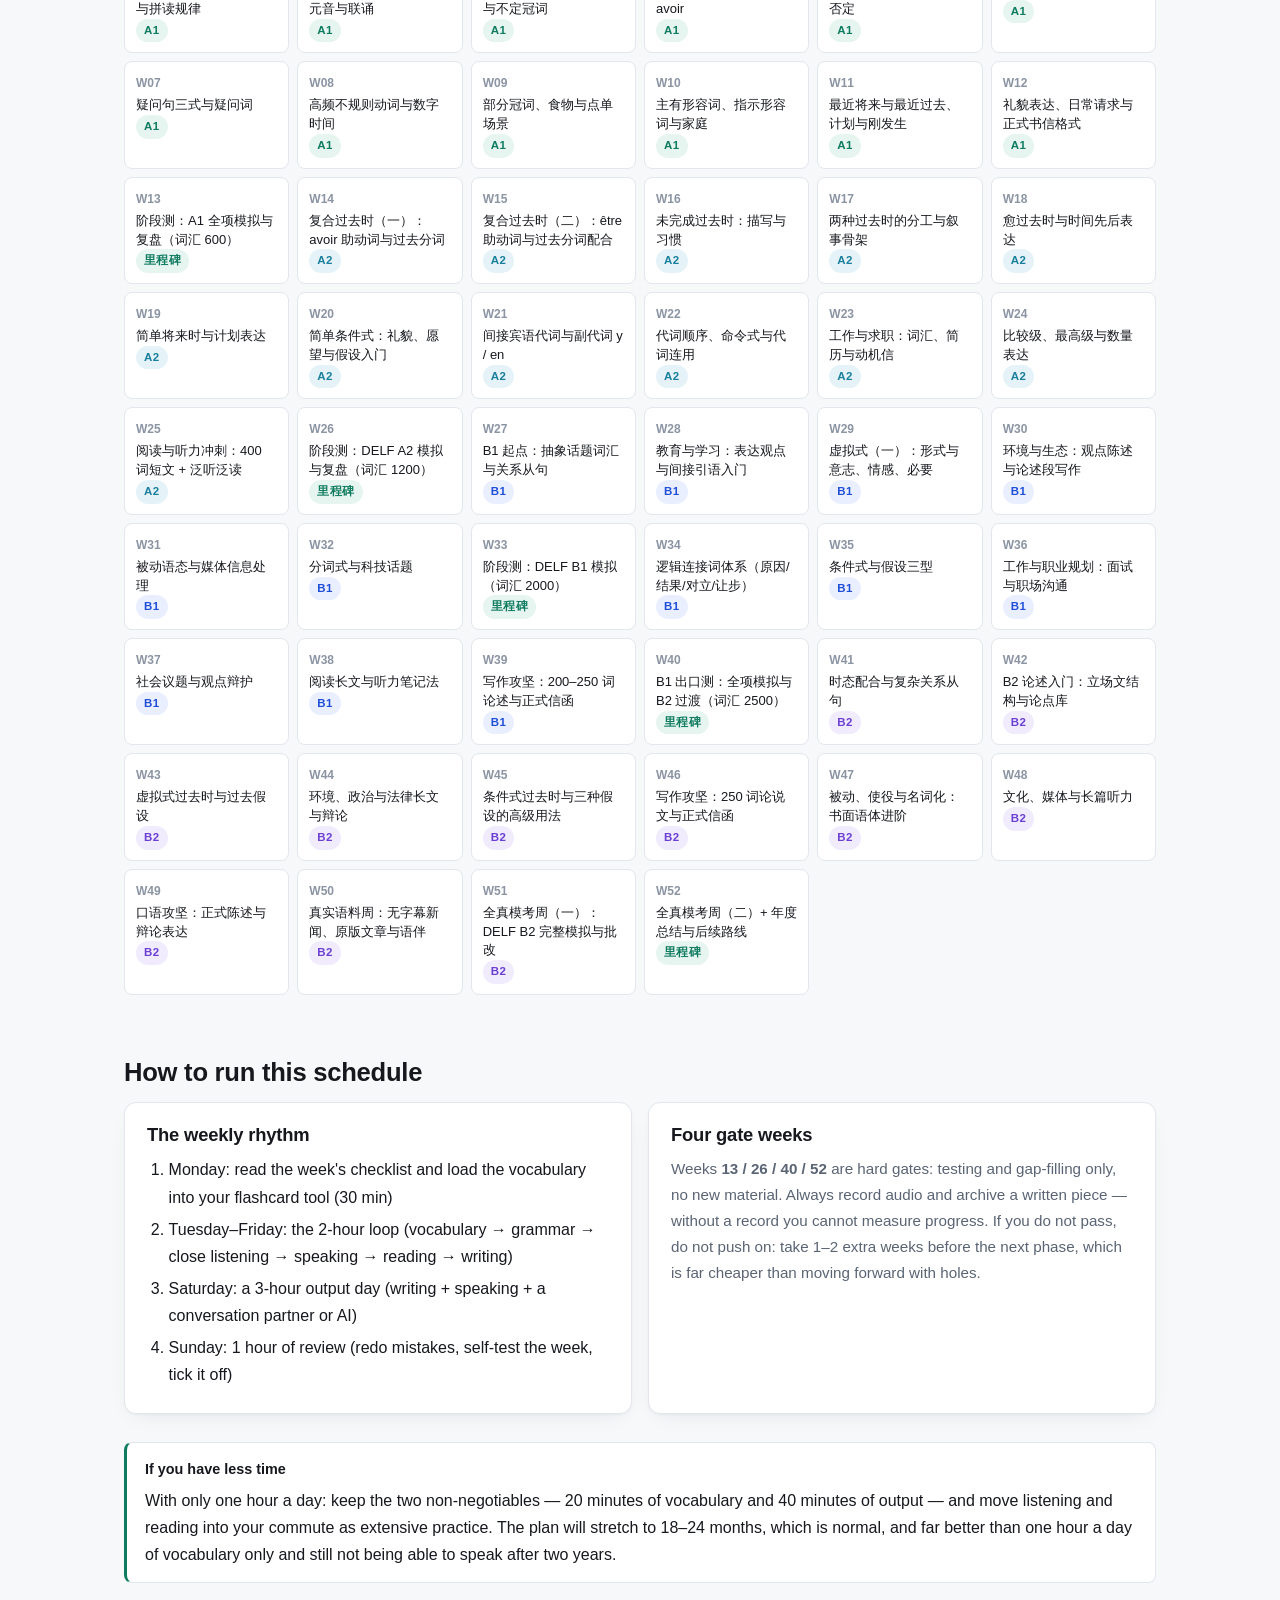
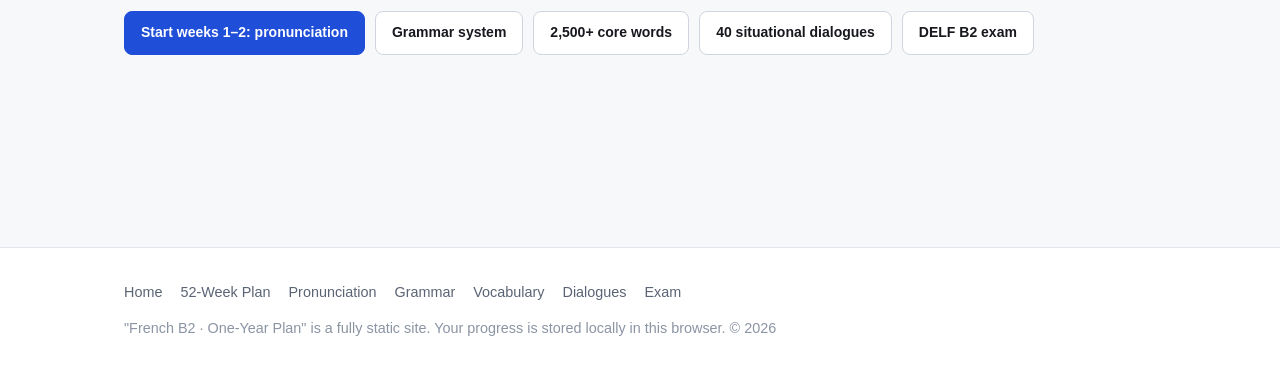
<file: calendar.html>
<!DOCTYPE html>
<html lang="zh-CN">
<head>
<meta charset="UTF-8">
<meta name="viewport" content="width=device-width, initial-scale=1">
<title>52 周计划 · 法语 B2 一年计划</title>
<meta name="description" content="从零到 DELF B2 的 52 周逐周课程表：每周主题、语法点、词汇量目标、听说读写任务与阶段里程碑，可打卡追踪。">
<link rel="stylesheet" href="styles.css">
</head>
<body>
<a class="skip-link" href="#main">跳到主要内容</a>

<header class="site-nav">
  <div class="wrap">
    <a class="brand" href="index.html">
      <span class="flag" aria-hidden="true"><i></i><i></i><i></i></span>
      <span data-i18n="brand">法语 B2 · 一年计划</span>
    </a>
    <nav class="nav-links" aria-label="主导航">
      <a href="index.html" data-i18n="nav.home">首页</a>
      <a href="calendar.html" data-i18n="nav.calendar">52周计划</a>
      <a href="phonetics.html" data-i18n="nav.phonetics">发音</a>
      <a href="grammar.html" data-i18n="nav.grammar">语法</a>
      <a href="vocab.html" data-i18n="nav.vocab">词汇</a>
      <a href="dialogue.html" data-i18n="nav.dialogue">对话</a>
      <a href="exams.html" data-i18n="nav.exams">考试</a>
    </nav>
  </div>
</header>

<main id="main">
  <div class="wrap">

    <div class="hero" style="padding-top:24px">
      <p class="eyebrow" data-i18n="cal.eyebrow">课程主干</p>
      <h1 data-i18n="cal.title">52 周课程表</h1>
      <p class="lede" data-i18n="cal.lede">
        一年 52 周，每周一个主题、一个语法重点、一个词汇量目标，以及雷打不动的听说读写四项任务。
        点击任意周即可查看当周清单；完成的周会变绿，进度自动保存在本机。
      </p>
    </div>

    <!-- ============ 进度总览 ============ -->
    <section class="section" id="progress">
      <div class="card">
        <div class="flex between">
          <div>
            <h2 class="mb-0" data-i18n="cal.progress.title">进度追踪</h2>
            <p class="muted small mb-0">
              <span data-i18n="idx.dash.start">起学日期</span>：<span id="startDateLabel">—</span> ·
              <span data-i18n="cal.planEnd">计划结束</span>：<span id="endDateLabel">—</span> ·
              <span data-i18n="idx.dash.elapsed">已坚持天数</span> <span id="elapsedDays" class="num">0</span>
            </p>
          </div>
          <div class="center">
            <div class="k num" style="font-size:1.9rem;font-weight:700"><span id="doneCount">0</span><span class="muted" style="font-size:1rem">/52</span></div>
            <div class="l muted small" data-i18n="cal.doneWeeks">已完成周数</div>
          </div>
        </div>
        <div class="bar mt-2"><i id="doneBar" style="width:0"></i></div>

        <div class="grid grid-3 grid-date mt-3">
          <div class="tile"><div class="l" data-i18n="cal.current">当前应学</div><div class="k"><span id="currentWeekNo">1</span><span id="currentWeekLabel" hidden></span></div></div>
          <div class="tile"><div class="l" data-i18n="cal.thisWeek">本周日期</div><div class="k" id="currentWeekRange" style="font-size:1rem">—</div></div>
          <div class="tile">
            <div class="l" data-i18n="cal.resetLabel">重置进度</div>
            <button class="btn btn-sm mt-1" type="button" id="resetBtn" data-i18n="btn.reset">清空打卡记录</button>
          </div>
        </div>

        <!-- ===== 起始位置（自定义开始学习的位置） ===== -->
        <div class="start-bar mt-3">
          <h3 class="mb-1" data-i18n="start.title">我要从哪里开始</h3>
          <p class="zh small" data-i18n="start.help">
            先做下面的 60 秒自评，或直接选起始周。设定后：进度条的起点会前移、日历里起始周之前的周次标记为已掌握，日期也按新起点重算。
          </p>
          <div class="grid grid-date" style="display:grid">
            <div class="tile">
              <div class="l" data-i18n="start.current">当前起始位置</div>
              <div class="k" id="startWeekLabel">第 1 周</div>
            </div>
            <div class="tile">
              <div class="l" data-i18n="start.remaining">从起点起还需学习</div>
              <div class="k"><span id="remainWeekCount">52</span> <span class="small muted" data-i18n="start.weeks">周</span></div>
            </div>
            <div class="tile">
              <div class="l" data-i18n="start.weekLabel">起始周次</div>
              <div class="flex mt-1">
                <select id="startWeekSelect" aria-label="起始周次"></select>
                <button class="btn btn-sm btn-primary" type="button" id="startWeekApply" data-i18n="start.apply">设为起始位置</button>
              </div>
            </div>
          </div>

          <h4 class="mt-3 mb-1" data-i18n="pl.title">60 秒自评：你现在在哪一级</h4>
          <p class="zh small" data-i18n="pl.help">
            选最符合你现在情况的描述（不确定就选更低的），系统会把起始位置设到对应段落。
          </p>
          <div id="calPlacement"></div>
          <p class="muted small mt-2 mb-0" id="placeChosen" aria-live="polite"></p>
        </div>
      </div>

      <div id="weekDetail" class="card mt-3" aria-live="polite">
        <h3 class="mb-0">点一个周次，看这一周要做什么</h3>
        <p class="zh mb-0 small">
          每周清单包含：主题、语法重点（到 <a href="grammar.html">语法页</a>精读）、词汇量目标（到 <a href="vocab.html">词汇页</a>筛选）、
          听 / 说 / 读 / 写 四项任务（到 <a href="dialogue.html">对话页</a>、<a href="exams.html">考试页</a>取材）与阶段里程碑。
        </p>
      </div>
    </section>

    <!-- ============ 四阶段说明 ============ -->
    <section class="section">
      <div class="grid grid-4">
        <div class="card"><h3 class="mb-0">第 1–13 周 <span class="badge badge-a1">A1</span></h3><p class="small mb-0 zh">基础夯实。发音定型、现在时、冠词性数、代词与疑问否定，词汇 600。</p></div>
        <div class="card"><h3 class="mb-0">第 14–26 周 <span class="badge badge-a2">A2</span></h3><p class="small mb-0 zh">日常流畅。过去时体系、将来与条件式、代词位置，词汇 1200。</p></div>
        <div class="card"><h3 class="mb-0">第 27–40 周 <span class="badge badge-b1">B1</span></h3><p class="small mb-0 zh">独立表达。虚拟式、dont/lequel、连接词、论述段与 DELF B1 模拟。</p></div>
        <div class="card"><h3 class="mb-0">第 41–52 周 <span class="badge badge-b2">B2</span></h3><p class="small mb-0 zh">论述与灵活。时态配合、假设三型、书面语体、250 词论说文，词汇 5000。</p></div>
      </div>
    </section>

    <!-- ============ 按日学习（点日期 → 当天内容逐条推进） ============ -->
    <section class="section" id="daily">
      <h2 data-i18n="learn.title">按日学习</h2>
      <p class="zh" data-i18n="learn.lede">
        下面 364 个格子对应一年里的每一天：点某一天打开当天的学习内容，一条一条推进知识点，
        每条约 20–30 分钟。每条知识点都配了从真题风格改写的例题，答完立刻判对错；
        答错会自动收进下面的错题本，供你日后重做。
      </p>
      <p class="muted small mb-2"><span class="badge badge-b1" id="learnToday" data-i18n="learn.today">今天</span></p>

      <div class="daygrid-wrap">
        <div id="dayGrid" class="daygrid" aria-label="按日学习网格"></div>
      </div>

      <div id="dayPanel" class="card mt-3 daypanel" aria-live="polite"></div>
    </section>

    <!-- ============ 错题本 ============ -->
    <section class="section" id="wrongbook">
      <div id="wrongBook" class="card"></div>
    </section>

    <!-- ============ 周网格 ============ -->
    <section class="section" id="grid">
      <h2 data-i18n="cal.grid.title">逐周清单</h2>
      <p class="zh small" data-i18n="cal.grid.note">
        绿色 = 已完成。数据只存在本机浏览器；清空缓存会丢失打卡记录，建议每 13 周截图存档。
      </p>
      <div class="week-grid" id="weekGrid">

        <!-- ---------- 第一阶段 A1 ---------- -->
        <div class="week" data-week="1" data-level="A1" data-title="语音入门：字母、音符与拼读规律">
          <span class="wk-n">W01</span><span class="wk-t">语音入门：字母、音符与拼读规律</span>
          <span class="wk-lv"><span class="badge badge-a1">A1</span></span>
        </div>
        <div id="wk-1" hidden>
          <ul>
            <li><strong>语法重点：</strong>无语法新点。建立"语音优先"习惯：只学读音与拼写规则。</li>
            <li><strong>词汇目标：</strong>50 词（打招呼、yes/no、礼貌用语、数字 0–20、星期与月份）。</li>
            <li><strong>听：</strong>每天 15 分钟听字母表与数字，跟读至 1–20 听写全对。</li>
            <li><strong>说：</strong>能把 bonjour / bonsoir / merci / au revoir / pardon 说得自然，自我介绍姓名与国籍。</li>
            <li><strong>读：</strong>读 <a href="phonetics.html">发音页</a>第 1–4 节，掌握 26 个字母的法语读音与四种音符的功能。</li>
            <li><strong>写：</strong>抄写并标音标 30 个高频词（bonjour, merci, français…）。</li>
            <li><strong>里程碑：</strong>见到带 é è ê ç 的词能说出音符作用，能正确读出所有字母。</li>
          </ul>
        </div>

        <div class="week" data-week="2" data-level="A1" data-title="音素系统：元音、鼻化元音与联诵">
          <span class="wk-n">W02</span><span class="wk-t">音素系统：元音、鼻化元音与联诵</span>
          <span class="wk-lv"><span class="badge badge-a1">A1</span></span>
        </div>
        <div id="wk-2" hidden>
          <ul>
            <li><strong>语法重点：</strong>省音（l'ami / j'aime）与联诵的三类规则，这是口语的"隐形语法"。</li>
            <li><strong>词汇目标：</strong>70 词（颜色、常见物品、家庭成员称谓）。累计约 120。</li>
            <li><strong>听：</strong>用 <a href="dialogue.html">对话页</a> 前 4 篇 A1 对话做三遍精听，标记每处联诵。</li>
            <li><strong>说：</strong>影子跟读上面 4 篇对话各 3 遍，重点模仿语调与联诵。</li>
            <li><strong>读：</strong><a href="phonetics.html">发音页</a>音素总表与元音、鼻化元音章节。</li>
            <li><strong>写：</strong>为 40 个词标 IPA，凡记不住读音的词单独列一页"顽固词表"。</li>
            <li><strong>里程碑：</strong>能读出 tu / tout / tie 的区别；能说出联诵必须、可选、禁止各 3 个场景。</li>
          </ul>
        </div>

        <div class="week" data-week="3" data-level="A1" data-title="名词的性与数、定冠词与不定冠词">
          <span class="wk-n">W03</span><span class="wk-t">名词的性与数、定冠词与不定冠词</span>
          <span class="wk-lv"><span class="badge badge-a1">A1</span></span>
        </div>
        <div id="wk-3" hidden>
          <ul>
            <li><strong>语法重点：</strong>le/la/les、un/une/des；名词阴阳性的判断线索与复数规则 → <a href="grammar-a1a2.html#articles">语法页</a>。</li>
            <li><strong>词汇目标：</strong>80 词（家居物品、教室与办公用品），一律"冠词 + 名词"成对记。</li>
            <li><strong>听：</strong>听 <a href="dialogue.html">对话页</a> A1 篇目，专门听 un/une/des 与 les 的读音差别。</li>
            <li><strong>说：</strong>用 20 个新词造句：C'est un… / C'est une… / Ce sont des…</li>
            <li><strong>读：</strong>语法页冠词与名词章节，做章末小测。</li>
            <li><strong>写：</strong>写 10 句"这是我的…／这是几个…"，注意冠词与名词的性别一致。</li>
            <li><strong>里程碑：</strong>看到生词能 70% 猜对阴阳性（依据词尾规律），复数变化全对。</li>
          </ul>
        </div>

        <div class="week" data-week="4" data-level="A1" data-title="主语人称代词与 être / avoir">
          <span class="wk-n">W04</span><span class="wk-t">主语人称代词与 être / avoir</span>
          <span class="wk-lv"><span class="badge badge-a1">A1</span></span>
        </div>
        <div id="wk-4" hidden>
          <ul>
            <li><strong>语法重点：</strong>je/tu/il/elle/nous/vous/ils/elles；être 与 avoir 现在时全变位；tu 与 vous 的选择 → <a href="grammar-a1a2.html#present">语法页</a>。</li>
            <li><strong>词汇目标：</strong>70 词（国籍、职业、性格形容词的阳性形式）。</li>
            <li><strong>听：</strong>自我介绍类音频，听写 10 句 Je suis… / J'ai…。</li>
            <li><strong>说：</strong>60 秒自我介绍（姓名、国籍、职业、年龄、住址），录音并回听。</li>
            <li><strong>读：</strong>语法页 être/avoir 变位表，抄写 3 遍至能默写。</li>
            <li><strong>写：</strong>用 être 与 avoir 各写 8 句真实信息（年龄用 avoir！J'ai 25 ans）。</li>
            <li><strong>里程碑：</strong>能不假思索地变位 être 与 avoir；自我介绍不说错 avoir + 年龄。</li>
          </ul>
        </div>

        <div class="week" data-week="5" data-level="A1" data-title="第一组动词 -er 现在时与否定">
          <span class="wk-n">W05</span><span class="wk-t">第一组动词 -er 现在时与否定</span>
          <span class="wk-lv"><span class="badge badge-a1">A1</span></span>
        </div>
        <div id="wk-5" hidden>
          <ul>
            <li><strong>语法重点：</strong>-er 动词现在时词尾（-e -es -e -ons -ez -ent）与连读陷阱；否定 ne…pas → <a href="grammar-a1a2.html#negation">语法页</a>。</li>
            <li><strong>词汇目标：</strong>80 词（日常动作动词：parler, aimer, habiter, travailler, étudier, manger…）。</li>
            <li><strong>听：</strong>听含否定的对话，标记 ne…pas 在口语中常省掉 ne 的现象（Je sais pas）。</li>
            <li><strong>说：</strong>用 10 个 -er 动词造句，再逐句改否定，口头快速切换。</li>
            <li><strong>读：</strong>语法页第一组动词与否定章节。</li>
            <li><strong>写：</strong>写"我的一天"10 句，全用 -er 动词现在时。</li>
            <li><strong>里程碑：</strong>-er 动词变位零错误；能听出并说出 ne…plus / ne…jamais / ne…rien。</li>
          </ul>
        </div>

        <div class="week" data-week="6" data-level="A1" data-title="形容词性数配合与位置">
          <span class="wk-n">W06</span><span class="wk-t">形容词性数配合与位置</span>
          <span class="wk-lv"><span class="badge badge-a1">A1</span></span>
        </div>
        <div id="wk-6" hidden>
          <ul>
            <li><strong>语法重点：</strong>形容词与名词性数一致；多数形容词后置、BAGS（美丑年龄好坏大小）前置；特殊形式 beau/nouveau/vieux → <a href="grammar-a1a2.html#adjectifs">语法页</a>。</li>
            <li><strong>词汇目标：</strong>80 词（外貌、性格、颜色、大小形容词，同时记阴性形式）。</li>
            <li><strong>听：</strong>听描述人物的音频，听写 10 个"形容词 + 名词"组合。</li>
            <li><strong>说：</strong>描述 3 个人（家人/朋友/自己）各 4 句，注意形容词配合。</li>
            <li><strong>读：</strong>语法页形容词章节与特殊形容词表。</li>
            <li><strong>写：</strong>写两段人物描写，每段 6 句，圈出所有形容词与名词的性数对应。</li>
            <li><strong>里程碑：</strong>不说错 une belle fille / un beau garçon / de beaux enfants。</li>
          </ul>
        </div>

        <div class="week" data-week="7" data-level="A1" data-title="疑问句三式与疑问词">
          <span class="wk-n">W07</span><span class="wk-t">疑问句三式与疑问词</span>
          <span class="wk-lv"><span class="badge badge-a1">A1</span></span>
        </div>
        <div id="wk-7" hidden>
          <ul>
            <li><strong>语法重点：</strong>语调提问 / Est-ce que / 倒装；qui, que, quoi, où, quand, comment, pourquoi, combien → <a href="grammar-a1a2.html#interrogation">语法页</a>。</li>
            <li><strong>词汇目标：</strong>70 词（疑问词、时间与频率副词、日常场所）。</li>
            <li><strong>听：</strong>听 <a href="dialogue.html">对话页</a> 问路与约时间篇，写下听到的疑问句。</li>
            <li><strong>说：</strong>就每个疑问词各问 3 个问题并自答，练成条件反射。</li>
            <li><strong>读：</strong>语法页疑问章节，区分口语（语调式）与正式（倒装）语域。</li>
            <li><strong>写：</strong>为一段对话写 10 个问题（用三种句式各 3 个以上）。</li>
            <li><strong>里程碑：</strong>能就陌生话题连续追问 5 轮不卡壳。</li>
          </ul>
        </div>

        <div class="week" data-week="8" data-level="A1" data-title="高频不规则动词与数字时间">
          <span class="wk-n">W08</span><span class="wk-t">高频不规则动词与数字时间</span>
          <span class="wk-lv"><span class="badge badge-a1">A1</span></span>
        </div>
        <div id="wk-8" hidden>
          <ul>
            <li><strong>语法重点：</strong>aller, faire, prendre, venir, pouvoir, vouloir, devoir 现在时 → <a href="grammar-a1a2.html#irreguliers">语法页</a>。</li>
            <li><strong>词汇目标：</strong>80 词（数字 20–1000、序数词、时间表达、约会用语）。</li>
            <li><strong>听：</strong>听数字与价格（60、70、80、90 的读法差异），做 20 组听写。</li>
            <li><strong>说：</strong>说出现在时间、约定见面时间、说出三个价格。</li>
            <li><strong>读：</strong>语法页不规则动词变位表。</li>
            <li><strong>写：</strong>默写 7 个不规则动词现在时变位（限时 10 分钟）。</li>
            <li><strong>里程碑：</strong>数字 1–100 听写全对；7 个不规则动词变位默写 ≥90%。</li>
          </ul>
        </div>

        <div class="week" data-week="9" data-level="A1" data-title="部分冠词、食物与点单场景">
          <span class="wk-n">W09</span><span class="wk-t">部分冠词、食物与点单场景</span>
          <span class="wk-lv"><span class="badge badge-a1">A1</span></span>
        </div>
        <div id="wk-9" hidden>
          <ul>
            <li><strong>语法重点：</strong>部分冠词 du / de la / de l' / des 与否定中的 de；量词 un kilo de… → <a href="grammar-a1a2.html#partitif">语法页</a>。</li>
            <li><strong>词汇目标：</strong>90 词（食物、饮料、餐具、餐厅用语），这是我最有动力背的主题，趁机拉高数量。</li>
            <li><strong>听：</strong>听餐厅点单对话，写出点单句型。</li>
            <li><strong>说：</strong>角色扮演"两人在餐厅点菜"，从入座到买单走完整流程。</li>
            <li><strong>读：</strong><a href="dialogue.html">对话页</a> A1 餐厅/食品购物篇。</li>
            <li><strong>写：</strong>写一份购物清单（20 项，含数量）＋ 一段餐厅点的菜。</li>
            <li><strong>里程碑：</strong>能无障碍完成一次点餐与超市购物对话。</li>
          </ul>
        </div>

        <div class="week" data-week="10" data-level="A1" data-title="主有形容词、指示形容词与家庭">
          <span class="wk-n">W10</span><span class="wk-t">主有形容词、指示形容词与家庭</span>
          <span class="wk-lv"><span class="badge badge-a1">A1</span></span>
        </div>
        <div id="wk-10" hidden>
          <ul>
            <li><strong>语法重点：</strong>mon/ma/mes, ton/ta/tes, son/sa/ses, notre/nos…；ce/cette/ces → <a href="grammar-a1a2.html#possessifs">语法页</a>。</li>
            <li><strong>词汇目标：</strong>80 词（家庭关系、婚姻状况、居住描述）。</li>
            <li><strong>听：</strong>听一段家庭介绍，画出家谱图。</li>
            <li><strong>说：</strong>介绍家庭 3 分钟，包含成员、年龄、职业、住哪。</li>
            <li><strong>读：</strong>语法页限定词章节，注意"主有形容词跟名词性别走，不跟所有者走"。</li>
            <li><strong>写：</strong>写 12 句家庭介绍，每句含一个主有形容词或指示形容词。</li>
            <li><strong>里程碑：</strong>不再混淆 son/sa 与"他的/她的"；家谱图能用 8 句讲清。</li>
          </ul>
        </div>

        <div class="week" data-week="11" data-level="A1" data-title="最近将来与最近过去、计划与刚发生">
          <span class="wk-n">W11</span><span class="wk-t">最近将来与最近过去、计划与刚发生</span>
          <span class="wk-lv"><span class="badge badge-a1">A1</span></span>
        </div>
        <div id="wk-11" hidden>
          <ul>
            <li><strong>语法重点：</strong>aller + inf（最近将来）、venir de + inf（最近过去）、être en train de + inf（正在进行）。</li>
            <li><strong>词汇目标：</strong>70 词（出行、日常事务、时间安排）。</li>
            <li><strong>听：</strong>听日程安排对话，记录 5 个"将要"与 5 个"刚刚"。</li>
            <li><strong>说：</strong>说这份周末计划（6 句将来）＋ 今天已做的事（6 句刚过去）。</li>
            <li><strong>读：</strong>语法页相关时态小节的对比表。</li>
            <li><strong>写：</strong>写一段"下周末计划"（80 词）。</li>
            <li><strong>里程碑：</strong>三种结构能口头自由切换，不再用现在时硬说将来。</li>
          </ul>
        </div>

        <div class="week" data-week="12" data-level="A1" data-title="礼貌表达、日常请求与正式书信格式">
          <span class="wk-n">W12</span><span class="wk-t">礼貌表达、日常请求与正式书信格式</span>
          <span class="wk-lv"><span class="badge badge-a1">A1</span></span>
        </div>
        <div id="wk-12" hidden>
          <ul>
            <li><strong>语法重点：</strong>je voudrais / pourriez-vous / excusez-moi 等礼貌结构；书信格式（Madame, Monsieur / Cordialement）。</li>
            <li><strong>词汇目标：</strong>70 词（服务场景、办事用语、礼貌套话）。</li>
            <li><strong>听：</strong>听 3 段服务场景对话（药店、邮局、银行），写出关键信息。</li>
            <li><strong>说：</strong>模拟请求、道歉、拒绝、道谢各 3 句，语气要得体。</li>
            <li><strong>读：</strong><a href="dialogue.html">对话页</a> A1 药店、地铁买票等篇。</li>
            <li><strong>写：</strong>写一封 80 词邮件（向房东/学校询问信息），格式正确。</li>
            <li><strong>里程碑：</strong>能写出一封合格的法语事务性短邮件，不出现格式错误。</li>
          </ul>
        </div>

        <div class="week" data-week="13" data-level="A1" data-title="阶段测：A1 全项模拟与复盘（词汇 600）" data-grammar="复习前 12 周全部语法点" data-vocab="600 词认词率 ≥85%">
          <span class="wk-n">W13</span><span class="wk-t">阶段测：A1 全项模拟与复盘（词汇 600）</span>
          <span class="wk-lv"><span class="badge badge-ok">里程碑</span></span>
        </div>
        <div id="wk-13" hidden>
          <ul>
            <li><strong>本周不学新内容</strong>，全部用于检验与补漏：这是全年四个"关卡周"的第一个。</li>
            <li><strong>测试：</strong>用 <a href="exams.html">考试页</a> 的 A1/A2 级材料 + 自建卷：听力 20 题、阅读 15 题、写作 80 词、口语 2 分钟自述。</li>
            <li><strong>词汇：</strong>用 <a href="vocab.html">词汇页</a> A1 筛选做自测，目标认词率 ≥85%（约 600 词）。</li>
            <li><strong>语法：</strong>把前 12 周的 6 个语法点各做 10 题，错题单独建"错题本"。</li>
            <li><strong>输出：</strong>录一段 2 分钟自述（我的一天 + 我的家庭 + 我的城市），回听标出 5 个问题。</li>
            <li><strong>复盘：</strong>写下三个最弱项，作为第二阶段前两周的额外任务。</li>
            <li><strong>里程碑：</strong>能就熟悉话题连续说 1 分钟不中断；能听懂慢速对话 80%。未达标→补 1 周再走。</li>
          </ul>
        </div>

        <!-- ---------- 第二阶段 A2 ---------- -->
        <div class="week" data-week="14" data-level="A2" data-title="复合过去时（一）：avoir 助动词与过去分词">
          <span class="wk-n">W14</span><span class="wk-t">复合过去时（一）：avoir 助动词与过去分词</span>
          <span class="wk-lv"><span class="badge badge-a2">A2</span></span>
        </div>
        <div id="wk-14" hidden>
          <ul>
            <li><strong>语法重点：</strong>passé composé 构成；-er→é, -ir→i, -re→u 分词规律与不规则分词表 → <a href="grammar-a1a2.html#passe-compose">语法页</a>。</li>
            <li><strong>词汇目标：</strong>90 词（日常活动、周末活动、城市与交通）。累计约 690。</li>
            <li><strong>听：</strong>听一段周末讲述，列出所有过去分词动词原形。</li>
            <li><strong>说：</strong>讲述"上个周末"2 分钟，全部使用复合过去时。</li>
            <li><strong>读：</strong>语法页复合过去时（avoir）章节与不规则分词表。</li>
            <li><strong>写：</strong>写 120 词记叙：上周做过的事（注意时间顺序连接词 d'abord, ensuite, puis, enfin）。</li>
            <li><strong>里程碑：</strong>30 个常用不规则过去分词能默写；能连贯叙述一段经历。</li>
          </ul>
        </div>

        <div class="week" data-week="15" data-level="A2" data-title="复合过去时（二）：être 助动词与过去分词配合">
          <span class="wk-n">W15</span><span class="wk-t">复合过去时（二）：être 助动词与过去分词配合</span>
          <span class="wk-lv"><span class="badge badge-a2">A2</span></span>
        </div>
        <div id="wk-15" hidden>
          <ul>
            <li><strong>语法重点：</strong>DR MRS VANDERTRAMP 动词 + être，分词与主语性数配合；代词式动词的过去时 → <a href="grammar-a1a2.html#etre-passe">语法页</a>。</li>
            <li><strong>词汇目标：</strong>90 词（位移动词、出行、旅行票据、住宿）。</li>
            <li><strong>听：</strong>听一段旅行经历，专门标记 aller/venir/partir/arriver 的配合。</li>
            <li><strong>说：</strong>讲一次真实旅行（出发、到达、做了什么、感受）3 分钟。</li>
            <li><strong>读：</strong>语法页 être 助动词章节 + 配合规则表。</li>
            <li><strong>写：</strong>写 150 词旅行记叙，所有 être 助动词句必须配合正确。</li>
            <li><strong>里程碑：</strong>助动词选择（avoir/être）判断 100% 正确。</li>
          </ul>
        </div>

        <div class="week" data-week="16" data-level="A2" data-title="未完成过去时：描写与习惯">
          <span class="wk-n">W16</span><span class="wk-t">未完成过去时：描写与习惯</span>
          <span class="wk-lv"><span class="badge badge-a2">A2</span></span>
        </div>
        <div id="wk-16" hidden>
          <ul>
            <li><strong>语法重点：</strong>imparfait 构成（nous 现在时去掉 -ons + 词尾）；用于背景、习惯、状态、描写 → <a href="grammar-a1a2.html#imparfait">语法页</a>。</li>
            <li><strong>词汇目标：</strong>90 词（童年、回忆、天气、情绪）。</li>
            <li><strong>听：</strong>听一段童年回忆，统计 imparfait 与 passé composé 各出现几次。</li>
            <li><strong>说：</strong>讲"我小时候"3 分钟，交替使用两种过去时。</li>
            <li><strong>读：</strong>语法页 imparfait 章节与用法清单。</li>
            <li><strong>写：</strong>写 120 词童年回忆（含场景描写 + 一次具体事件）。</li>
            <li><strong>里程碑：</strong>imparfait 变位（含 être 的 ét- 词干）零错误。</li>
          </ul>
        </div>

        <div class="week" data-week="17" data-level="A2" data-title="两种过去时的分工与叙事骨架">
          <span class="wk-n">W17</span><span class="wk-t">两种过去时的分工与叙事骨架</span>
          <span class="wk-lv"><span class="badge badge-a2">A2</span></span>
        </div>
        <div id="wk-17" hidden>
          <ul>
            <li><strong>语法重点：</strong>复合过去时＝事件推进（发生了什么），未完成过去时＝背景与状态（当时是什么样）；配合 quand / lorsque / pendant que → <a href="grammar-b1b2.html#temps-passe">语法页</a>。</li>
            <li><strong>词汇目标：</strong>90 词（叙事连接词、时间表达、事件与事故类词汇）。</li>
            <li><strong>听：</strong>听 2 段"发生意外"的故事，画出事件线与背景线。</li>
            <li><strong>说：</strong>看图讲一个完整故事（起因-背景-事件-结果），3 分钟。</li>
            <li><strong>读：</strong><a href="dialogue.html">对话页</a> A2 讲述过去篇 + 语法页对比章节。</li>
            <li><strong>写：</strong>写 150 词记叙文，需同时出现至少 6 个 imparfait 与 6 个 passé composé。</li>
            <li><strong>里程碑：</strong>叙事时两种过去时选择正确率 ≥85%——这是 B2 写作的地基。</li>
          </ul>
        </div>

        <div class="week" data-week="18" data-level="A2" data-title="愈过去时与时间先后表达">
          <span class="wk-n">W18</span><span class="wk-t">愈过去时与时间先后表达</span>
          <span class="wk-lv"><span class="badge badge-a2">A2</span></span>
        </div>
        <div id="wk-18" hidden>
          <ul>
            <li><strong>语法重点：</strong>plus-que-parfait（avoir/être 未完成过去时 + 分词）；avant de / après avoir + 分词 / dès que。</li>
            <li><strong>词汇目标：</strong>80 词（顺序与频率副词、因果初步连接词）。</li>
            <li><strong>听：</strong>听一段含"更早发生"的讲述，标出时间层次。</li>
            <li><strong>说：</strong>解释一件事的来龙去脉（先发生什么、后来怎样）3 分钟。</li>
            <li><strong>读：</strong>语法页愈过去时章节 + 短篇故事一篇（400 词）。</li>
            <li><strong>写：</strong>改写练习：把 10 个句子改成愈过去时并调整时间连接。</li>
            <li><strong>里程碑：</strong>能在叙述中正确表达三层时间关系。</li>
          </ul>
        </div>

        <div class="week" data-week="19" data-level="A2" data-title="简单将来时与计划表达">
          <span class="wk-n">W19</span><span class="wk-t">简单将来时与计划表达</span>
          <span class="wk-lv"><span class="badge badge-a2">A2</span></span>
        </div>
        <div id="wk-19" hidden>
          <ul>
            <li><strong>语法重点：</strong>futur simple 构成与不规则词干（être→ser-, avoir→aur-, aller→ir-, faire→fer-, venir→viendr-…）；与最近将来的语体差别。</li>
            <li><strong>词汇目标：</strong>90 词（职业、学习规划、目标与愿望）。</li>
            <li><strong>听：</strong>听访谈谈"五年后的打算"，摘录 8 句将来时。</li>
            <li><strong>说：</strong>说 3 年计划（学习、工作、旅行），5 分钟。</li>
            <li><strong>读：</strong>语法页将来时章节 + 时间状语（dans, d'ici, à partir de）。</li>
            <li><strong>写：</strong>写 150 词"我的一年法语计划"（用上 8 个不规则将来时）。</li>
            <li><strong>里程碑：</strong>12 个不规则将来时词干默写全对。</li>
          </ul>
        </div>

        <div class="week" data-week="20" data-level="A2" data-title="简单条件式：礼貌、愿望与假设入门">
          <span class="wk-n">W20</span><span class="wk-t">简单条件式：礼貌、愿望与假设入门</span>
          <span class="wk-lv"><span class="badge badge-a2">A2</span></span>
        </div>
        <div id="wk-20" hidden>
          <ul>
            <li><strong>语法重点：</strong>conditionnel présent（将来时词干 + imparfait 词尾）；用于礼貌请求、愿望、不确定信息；si + imparfait, conditionnel（假设第一型）→ <a href="grammar-b1b2.html#conditionnel">语法页</a>。</li>
            <li><strong>词汇目标：</strong>90 词（健康、身体、看病与保险）。</li>
            <li><strong>听：</strong>听客服/医生对话，标记所有礼貌条件式。</li>
            <li><strong>说：</strong>模拟看病：描述症状、医生建议、请假请求，4 分钟。</li>
            <li><strong>读：</strong>语法页条件式章节 + <a href="dialogue.html">对话页</a> A2 看病篇。</li>
            <li><strong>写：</strong>写一封 100 词礼貌请假邮件（用 3 个条件式）。</li>
            <li><strong>里程碑：</strong>能把 10 个直陈句改写为礼貌条件式。</li>
          </ul>
        </div>

        <div class="week" data-week="21" data-level="A2" data-title="间接宾语代词与副代词 y / en">
          <span class="wk-n">W21</span><span class="wk-t">间接宾语代词与副代词 y / en</span>
          <span class="wk-lv"><span class="badge badge-a2">A2</span></span>
        </div>
        <div id="wk-21" hidden>
          <ul>
            <li><strong>语法重点：</strong>lui/leur 与 le/la/les；y 代替地点与 à + 事物；en 代替 de + 事物与数量 → <a href="grammar-a1a2.html#pronoms">语法页</a>。</li>
            <li><strong>词汇目标：</strong>80 词（服务场景、办事流程、电话用语）。</li>
            <li><strong>听：</strong>听电话留言，写出被代词替换的原始表达。</li>
            <li><strong>说：</strong>把 15 句完整句口头替换成代词句（我给他打电话→我给他打）。</li>
            <li><strong>读：</strong>语法页代词章节，重点是"代词放动词前"的语序。</li>
            <li><strong>写：</strong>做一个改写表：左列原句、右列代词替换句，各 15 例。</li>
            <li><strong>里程碑：</strong>能不加思考地把重复名词换成 y/en/le/lui。</li>
          </ul>
        </div>

        <div class="week" data-week="22" data-level="A2" data-title="代词顺序、命令式与代词连用">
          <span class="wk-n">W22</span><span class="wk-t">代词顺序、命令式与代词连用</span>
          <span class="wk-lv"><span class="badge badge-a2">A2</span></span>
        </div>
        <div id="wk-22" hidden>
          <ul>
            <li><strong>语法重点：</strong>双代词顺序表（me/te/se/nous/vous → le/la/les → lui/leur → y → en）；肯定命令式代词后置并变重读形（Donne-le-moi !）→ <a href="grammar-a1a2.html#ordre-pronoms">语法页</a>。</li>
            <li><strong>词汇目标：</strong>80 词（购物、退换货、投诉与服务评价）。</li>
            <li><strong>听：</strong>听退货/投诉对话，写出含双代词的句子。</li>
            <li><strong>说：</strong>角色扮演退货：陈述问题、要求退款、表达不满但礼貌。</li>
            <li><strong>读：</strong>语法页命令式与代词顺序章节。</li>
            <li><strong>写：</strong>写一份 120 词投诉信（网购商品有问题）。</li>
            <li><strong>里程碑：</strong>双代词顺序 10 题全对；投诉信语气得体。</li>
          </ul>
        </div>

        <div class="week" data-week="23" data-level="A2" data-title="工作与求职：词汇、简历与动机信">
          <span class="wk-n">W23</span><span class="wk-t">工作与求职：词汇、简历与动机信</span>
          <span class="wk-lv"><span class="badge badge-a2">A2</span></span>
        </div>
        <div id="wk-23" hidden>
          <ul>
            <li><strong>语法重点：</strong>复习时态在简历/动机信中的混用；表达经验与能力（être capable de, savoir faire, avoir de l'expérience en）。</li>
            <li><strong>词汇目标：</strong>100 词（职业、技能、学历、招聘与合同词汇）。</li>
            <li><strong>听：</strong>听一段招聘广告与一次简短面试，记录关键信息。</li>
            <li><strong>说：</strong>模拟面试前 5 分钟：自我介绍 + 为什么想来 + 有什么经验。</li>
            <li><strong>读：</strong>读 2 篇法语招聘广告，画出职位要求。</li>
            <li><strong>写：</strong>写法语简历一页 + 100 词动机信初稿（第 33 周再改写成 B1 版）。</li>
            <li><strong>里程碑：</strong>能用 10 句说清职业经历与技能。</li>
          </ul>
        </div>

        <div class="week" data-week="24" data-level="A2" data-title="比较级、最高级与数量表达">
          <span class="wk-n">W24</span><span class="wk-t">比较级、最高级与数量表达</span>
          <span class="wk-lv"><span class="badge badge-a2">A2</span></span>
        </div>
        <div id="wk-24" hidden>
          <ul>
            <li><strong>语法重点：</strong>plus/moins/aussi…que；bon→meilleur, bien→mieux；le plus/le moins；数量副词 très/trop/assez/beaucoup/peu → <a href="grammar-a1a2.html#comparaison">语法页</a>。</li>
            <li><strong>词汇目标：</strong>90 词（购物消费、价格与质量评价、广告用语）。</li>
            <li><strong>听：</strong>听产品对比类音频，记录比较结构。</li>
            <li><strong>说：</strong>对比两个城市/两种手机/两份工作，各 4 句。</li>
            <li><strong>读：</strong>语法页比较级章节与特殊形式表。</li>
            <li><strong>写：</strong>写 150 词对比短文（两种方案选一个并说明理由）。</li>
            <li><strong>里程碑：</strong>不混淆 meilleur/mieux；能写出一段有理有据的对比。</li>
          </ul>
        </div>

        <div class="week" data-week="25" data-level="A2" data-title="阅读与听力冲刺：400 词短文 + 泛听泛读">
          <span class="wk-n">W25</span><span class="wk-t">阅读与听力冲刺：400 词短文 + 泛听泛读</span>
          <span class="wk-lv"><span class="badge badge-a2">A2</span></span>
        </div>
        <div id="wk-25" hidden>
          <ul>
            <li><strong>语法重点：</strong>不学新点，专攻"语法识别速度"：读到句子立刻指出时态与代词。</li>
            <li><strong>词汇目标：</strong>100 词（社会、媒体、科技等泛主题高频词）。</li>
            <li><strong>听：</strong>每天 30 分钟泛听（新闻简讯、播客），只抓主旨，不查词。</li>
            <li><strong>说：</strong>用一段短文做"复述 + 我的看法"（1 分钟复述 + 1 分钟观点）。</li>
            <li><strong>读：</strong>精读 <a href="exams.html">考试页</a> 4 篇 B2 长文中的 2 篇（限时 15 分钟/篇）。</li>
            <li><strong>写：</strong>写 150 词读后感（概括 + 评价 + 个人经历联系）。</li>
            <li><strong>里程碑：</strong>400 词短文 10 分钟读完并能写出 100 词摘要。</li>
          </ul>
        </div>

        <div class="week" data-week="26" data-level="A2" data-title="阶段测：DELF A2 模拟与复盘（词汇 1200）" data-grammar="过去时体系专项" data-vocab="1200 词认词率 ≥85%">
          <span class="wk-n">W26</span><span class="wk-t">阶段测：DELF A2 模拟与复盘（词汇 1200）</span>
          <span class="wk-lv"><span class="badge badge-ok">里程碑</span></span>
        </div>
        <div id="wk-26" hidden>
          <ul>
            <li><strong>本周只做检测与补漏。</strong></li>
            <li><strong>测试：</strong>完整做一套 A2 模拟（听力、阅读、写作 120 词、口语 5 分钟），限时完成。</li>
            <li><strong>词汇：</strong><a href="vocab.html">词汇页</a> A1+A2 筛选自测，目标认词率 ≥85%（约 1200 词）。</li>
            <li><strong>语法：</strong>过去时体系专项 30 题（PC/IMP/PQP 选择），正确率目标 ≥85%。</li>
            <li><strong>输出：</strong>写 150 词记叙 + 录 3 分钟自述，比对第 13 周录音，记录进步点。</li>
            <li><strong>复盘：</strong>把错题按"时态 / 代词 / 词汇 / 语序"分类，每类写 3 条对策。</li>
            <li><strong>里程碑：</strong>能完整叙述经历并处理租房、看病、退货场景；未达标→补 1–2 周再进入 B1 段。</li>
          </ul>
        </div>

        <!-- ---------- 第三阶段 B1 ---------- -->
        <div class="week" data-week="27" data-level="B1" data-title="B1 起点：抽象话题词汇与关系从句">
          <span class="wk-n">W27</span><span class="wk-t">B1 起点：抽象话题词汇与关系从句</span>
          <span class="wk-lv"><span class="badge badge-b1">B1</span></span>
        </div>
        <div id="wk-27" hidden>
          <ul>
            <li><strong>语法重点：</strong>关系从句 qui / que / où 的复现与扩展；把两个短句合并成关系从句 → <a href="grammar-b1b2.html#relatifs">语法页</a>。</li>
            <li><strong>词汇目标：</strong>110 词（社会关系、性格、教养与礼貌）。累计约 1310。</li>
            <li><strong>听：</strong>听一档人物访谈，记录 10 个关系从句。</li>
            <li><strong>说：</strong>描述一个影响过我的人，3 分钟，至少用 5 个关系从句。</li>
            <li><strong>读：</strong>读一篇 600 词人物报道，画出所有关系代词。</li>
            <li><strong>写：</strong>写 180 词人物描写（含 6 个关系从句）。</li>
            <li><strong>里程碑：</strong>不再写出"两个短句硬拼"的幼稚句，能自然用关系从句连接。</li>
          </ul>
        </div>

        <div class="week" data-week="28" data-level="B1" data-title="教育与学习：表达观点与间接引语入门">
          <span class="wk-n">W28</span><span class="wk-t">教育与学习：表达观点与间接引语入门</span>
          <span class="wk-lv"><span class="badge badge-b1">B1</span></span>
        </div>
        <div id="wk-28" hidden>
          <ul>
            <li><strong>语法重点：</strong>直陈式转间接引语（现在时主句）；常见转述动词 dire, déclarer, affirmer, expliquer, demander → <a href="grammar-b1b2.html#discours-indirect">语法页</a>。</li>
            <li><strong>词汇目标：</strong>110 词（教育制度、学习方式、考试与评价）。</li>
            <li><strong>听：</strong>听一段访谈，用自己的话转述 8 句。</li>
            <li><strong>说：</strong>转述一段新闻（谁说了什么），2 分钟。</li>
            <li><strong>读：</strong>读一篇 600 词教育话题文章，标出作者论点与论据。</li>
            <li><strong>写：</strong>写 180 词文章摘要 + 转述句 8 个。</li>
            <li><strong>里程碑：</strong>能准确区分"我说"与"他说"，转述不丢信息。</li>
          </ul>
        </div>

        <div class="week" data-week="29" data-level="B1" data-title="虚拟式（一）：形式与意志、情感、必要">
          <span class="wk-n">W29</span><span class="wk-t">虚拟式（一）：形式与意志、情感、必要</span>
          <span class="wk-lv"><span class="badge badge-b1">B1</span></span>
        </div>
        <div id="wk-29" hidden>
          <ul>
            <li><strong>语法重点：</strong>subjonctif présent 变位规则（含 être/avoir/aller/faire/pouvoir/savoir/vouloir 不规则）；触发词：vouloir que, il faut que, je suis content que → <a href="grammar-b1b2.html#subjonctif">语法页</a>。</li>
            <li><strong>词汇目标：</strong>110 词（情感、态度、愿望），一并记"que + 虚拟式"的动词。</li>
            <li><strong>听：</strong>听含虚拟式的对话，标出每个虚拟式动词的引导词。</li>
            <li><strong>说：</strong>用 il faut que / je veux que / je doute que 各说 4 句真实需求。</li>
            <li><strong>读：</strong>语法页虚拟式章节 + 常用引导短语表。</li>
            <li><strong>写：</strong>写 15 句"我希望/需要/害怕……"的虚拟式句。</li>
            <li><strong>里程碑：</strong>虚拟式现在时 8 个不规则动词变位默写全对。</li>
          </ul>
        </div>

        <div class="week" data-week="30" data-level="B1" data-title="环境与生态：观点陈述与论述段写作">
          <span class="wk-n">W30</span><span class="wk-t">环境与生态：观点陈述与论述段写作</span>
          <span class="wk-lv"><span class="badge badge-b1">B1</span></span>
        </div>
        <div id="wk-30" hidden>
          <ul>
            <li><strong>语法重点：</strong>原因与目的连接词（parce que, puisque, comme, grâce à, à cause de, pour que, afin que）。</li>
            <li><strong>词汇目标：</strong>110 词（环境、能源、气候、垃圾与回收）。</li>
            <li><strong>听：</strong>听一段环保政策讨论，记录正反双方各 3 个理由。</li>
            <li><strong>说：</strong>就"个人能否影响气候变化"陈述 3 分钟（观点 + 2 理由 + 1 例）。</li>
            <li><strong>读：</strong>读 2 篇 600 词对立观点的环保文章。</li>
            <li><strong>写：</strong>写 200 词论述段（引言 1 句、论点 2 段、结论 1 句）。</li>
            <li><strong>里程碑：</strong>能写出有观点、有支撑、有结论的三段式短文。</li>
          </ul>
        </div>

        <div class="week" data-week="31" data-level="B1" data-title="被动语态与媒体信息处理">
          <span class="wk-n">W31</span><span class="wk-t">被动语态与媒体信息处理</span>
          <span class="wk-lv"><span class="badge badge-b1">B1</span></span>
        </div>
        <div id="wk-31" hidden>
          <ul>
            <li><strong>语法重点：</strong>voix passive 构成、par 与 de 的选择、代动词被动（se vendre）、用 on 替代被动 → <a href="grammar-b1b2.html#passif">语法页</a>。</li>
            <li><strong>词汇目标：</strong>110 词（媒体、新闻、舆论、信息真伪）。</li>
            <li><strong>听：</strong>听一段新闻报道，把被动句换成主动句。</li>
            <li><strong>说：</strong>概括一条新闻并评价其信息来源可靠性（3 分钟）。</li>
            <li><strong>读：</strong>读 3 篇不同立场的同一事件报道，做立场对比表。</li>
            <li><strong>写：</strong>写 200 词分析：同一事件三家媒体怎么描述。</li>
            <li><strong>里程碑：</strong>能识别并主动使用被动语态，理解新闻"措辞即立场"。</li>
          </ul>
        </div>

        <div class="week" data-week="32" data-level="B1" data-title="分词式与科技话题">
          <span class="wk-n">W32</span><span class="wk-t">分词式与科技话题</span>
          <span class="wk-lv"><span class="badge badge-b1">B1</span></span>
        </div>
        <div id="wk-32" hidden>
          <ul>
            <li><strong>语法重点：</strong>现在分词（-ant）、副动词 en + -ant、复合过去分词（ayant fait / étant allé）→ <a href="grammar-b1b2.html#participe">语法页</a>。</li>
            <li><strong>词汇目标：</strong>110 词（科技、互联网、人工智能、数据与隐私）。累计约 1800。</li>
            <li><strong>听：</strong>听一段科技播客，用分词式改写其中 8 句。</li>
            <li><strong>说：</strong>讲"我最常用的三个 App 及原因"，3 分钟。</li>
            <li><strong>读：</strong>读一篇 700 词科技评论，标出分词结构。</li>
            <li><strong>写：</strong>写 200 词短文：技术让生活更好还是更焦虑（用 4 个分词结构）。</li>
            <li><strong>里程碑：</strong>能用分词式压缩句子，书面语不再全是"qui/que 堆叠"。</li>
          </ul>
        </div>

        <div class="week" data-week="33" data-level="B1" data-title="阶段测：DELF B1 模拟（词汇 2000）" data-grammar="虚拟式 / 被动 / 关系代词 / 时态配合专项" data-vocab="2000 词认词率 ≥85%">
          <span class="wk-n">W33</span><span class="wk-t">阶段测：DELF B1 模拟（词汇 2000）</span>
          <span class="wk-lv"><span class="badge badge-ok">里程碑</span></span>
        </div>
        <div id="wk-33" hidden>
          <ul>
            <li><strong>全真模拟：</strong>按 <a href="exams.html">考试页</a> 的考试结构限时做一套 B1 级模拟（听力 25 分钟 / 阅读 45 分钟 / 写作 45 分钟 / 口语 15 分钟）。</li>
            <li><strong>词汇：</strong><a href="vocab.html">词汇页</a> A1–B1 筛选自测，目标 2000 词，认词率 ≥85%。</li>
            <li><strong>语法：</strong>虚拟式 + 被动 + 关系代词 + 时态配合，专项 40 题，正确率 ≥80%。</li>
            <li><strong>写作：</strong>写 200 词论说文，请人（或 AI）按"任务完成度/连贯/词汇/语法/拼写"五项打分。</li>
            <li><strong>口语：</strong>录 5 分钟陈述 + 自问自答式辩论。</li>
            <li><strong>复盘：</strong>更新错题本；把动机信改写成 B1 版本存入作品集。</li>
            <li><strong>里程碑：</strong>B1 模拟 ≥60%；能就争议话题给出观点+2 理由+1 反例。未达标→补 2 周。</li>
          </ul>
        </div>

        <div class="week" data-week="34" data-level="B1" data-title="逻辑连接词体系（原因/结果/对立/让步）">
          <span class="wk-n">W34</span><span class="wk-t">逻辑连接词体系（原因/结果/对立/让步）</span>
          <span class="wk-lv"><span class="badge badge-b1">B1</span></span>
        </div>
        <div id="wk-34" hidden>
          <ul>
            <li><strong>语法重点：</strong>donc, c'est pourquoi, par conséquent, cependant, pourtant, bien que + 虚拟式, malgré + 名词, certes… mais → <a href="grammar-b1b2.html#connecteurs">语法页</a>。</li>
            <li><strong>词汇目标：</strong>110 词（抽象概念、论证用语、程度与保留）。</li>
            <li><strong>听：</strong>听辩论片段，标记每个连接词与其逻辑作用。</li>
            <li><strong>说：</strong>用"certes… mais…"结构就任一话题说 3 轮让步-反驳。</li>
            <li><strong>读：</strong>读一篇 800 词社论，画出论证结构图（论点-论据-让步-结论）。</li>
            <li><strong>写：</strong>写 200 词带让步段的论述（必须出现 pourtant / bien que / certes…mais）。</li>
            <li><strong>里程碑：</strong>论证不再"一条线到底"，能处理反方观点。</li>
          </ul>
        </div>

        <div class="week" data-week="35" data-level="B1" data-title="条件式与假设三型">
          <span class="wk-n">W35</span><span class="wk-t">条件式与假设三型</span>
          <span class="wk-lv"><span class="badge badge-b1">B1</span></span>
        </div>
        <div id="wk-35" hidden>
          <ul>
            <li><strong>语法重点：</strong>si + présent → présent/futur（现实）、si + imparfait → conditionnel（假设）、si + plus-que-parfait → conditionnel passé（反事实）→ <a href="grammar-b1b2.html#hypothese">语法页</a>。</li>
            <li><strong>词汇目标：</strong>110 词（社会议题、政策、公共讨论）。</li>
            <li><strong>听：</strong>听访谈中的假设句，判断属于哪一型。</li>
            <li><strong>说：</strong>就"如果我有一年空闲时间"做三种时态各 3 句的连锁表达。</li>
            <li><strong>读：</strong>语法页假设三型对比表 + si 的替代结构（au cas où, à condition que）。</li>
            <li><strong>写：</strong>写 200 词"如果……会怎样"的推想文。</li>
            <li><strong>里程碑：</strong>三型假设时态搭配 20 题全对。</li>
          </ul>
        </div>

        <div class="week" data-week="36" data-level="B1" data-title="工作与职业规划：面试与职场沟通">
          <span class="wk-n">W36</span><span class="wk-t">工作与职业规划：面试与职场沟通</span>
          <span class="wk-lv"><span class="badge badge-b1">B1</span></span>
        </div>
        <div id="wk-36" hidden>
          <ul>
            <li><strong>语法重点：</strong>礼貌与委婉（条件式、si vous le permettez）；表达同意/保留/协商（je suis d'accord, je nuancerais, disons que…）。</li>
            <li><strong>词汇目标：</strong>120 词（职场、会议、合同、工资与谈判）。累计约 2200。</li>
            <li><strong>听：</strong>听一段工作会议音频，记录任务分工与决策。</li>
            <li><strong>说：</strong>完整模拟面试 10 分钟（自我介绍、经历、优势劣势、提问环节）。</li>
            <li><strong>读：</strong>读 2 篇 700 词职场话题文章（远程办公、工作生活平衡）。</li>
            <li><strong>写：</strong>写 250 词动机信 B1 版 + 一份会议纪要。</li>
            <li><strong>里程碑：</strong>能在正式场合用礼貌而坚定的法语表达立场。</li>
          </ul>
        </div>

        <div class="week" data-week="37" data-level="B1" data-title="社会议题与观点辩护">
          <span class="wk-n">W37</span><span class="wk-t">社会议题与观点辩护</span>
          <span class="wk-lv"><span class="badge badge-b1">B1</span></span>
        </div>
        <div id="wk-37" hidden>
          <ul>
            <li><strong>语法重点：</strong>虚拟式在判断与怀疑中的使用（il est normal que, je ne pense pas que…）；ne explétif 初识。</li>
            <li><strong>词汇目标：</strong>120 词（社会不平等、移民、教育公平、健康与社会保障）。</li>
            <li><strong>听：</strong>听一场圆桌讨论，整理三位嘉宾的立场。</li>
            <li><strong>说：</strong>随机抽一个社会议题，30 秒准备后陈述 3 分钟并自辩 2 分钟。</li>
            <li><strong>读：</strong>读 2 篇 800 词对立立场文章。</li>
            <li><strong>写：</strong>写 250 词"立场 + 论证 + 让步 + 结论"四段文。</li>
            <li><strong>里程碑：</strong>能在大纲之外即席补论据，不靠背稿。</li>
          </ul>
        </div>

        <div class="week" data-week="38" data-level="B1" data-title="阅读长文与听力笔记法">
          <span class="wk-n">W38</span><span class="wk-t">阅读长文与听力笔记法</span>
          <span class="wk-lv"><span class="badge badge-b1">B1</span></span>
        </div>
        <div id="wk-38" hidden>
          <ul>
            <li><strong>语法重点：</strong>不学新点。专练"长句解构"：把 25 词以上长句拆成主干 + 修饰成分。</li>
            <li><strong>词汇目标：</strong>120 词（从本周精读材料中自建词表，而不是背通用表）。</li>
            <li><strong>听：</strong>用 <a href="exams.html">考试页</a> 听力速记法，做 3 段 2 分钟音频的笔记复述。</li>
            <li><strong>说：</strong>看着自己的听力笔记复述内容，不看原文，5 分钟。</li>
            <li><strong>读：</strong>限时精读 3 篇 800–1000 词文章（10 分钟/篇），做主旨题与细节题。</li>
            <li><strong>写：</strong>写 250 词摘要（不许照抄原句，全部改写）。</li>
            <li><strong>里程碑：</strong>1000 词文章 12 分钟读完，主旨题 90% 正确。</li>
          </ul>
        </div>

        <div class="week" data-week="39" data-level="B1" data-title="写作攻坚：200–250 词论述与正式信函">
          <span class="wk-n">W39</span><span class="wk-t">写作攻坚：200–250 词论述与正式信函</span>
          <span class="wk-lv"><span class="badge badge-b1">B1</span></span>
        </div>
        <div id="wk-39" hidden>
          <ul>
            <li><strong>语法重点：</strong>书面语特征：名词化、被动、分词式、无人称结构（il semble que, on constate que）。</li>
            <li><strong>词汇目标：</strong>120 词（写作高频动词与抽象名词）。累计约 2500。</li>
            <li><strong>听：</strong>不安排泛听，改为朗读自己的文章并录音自检。</li>
            <li><strong>说：</strong>把写的文章讲出来（3 分钟脱稿陈述）。</li>
            <li><strong>读：</strong>研读 <a href="exams.html">考试页</a> 三档范文（13/17/22 分），逐段标注差别。</li>
            <li><strong>写：</strong>写 2 篇完整 250 词文章（一篇立场论述、一封正式信函），各改两稿。</li>
            <li><strong>里程碑：</strong>写作过程从"想到什么写什么"变成"先列提纲再写"。</li>
          </ul>
        </div>

        <div class="week" data-week="40" data-level="B1" data-title="B1 出口测：全项模拟与 B2 过渡（词汇 2500）" data-grammar="全年语法点掌握度自评，低于 3 分排进第 41–46 周" data-vocab="2500 词，主动可调用 ≥1200">
          <span class="wk-n">W40</span><span class="wk-t">B1 出口测：全项模拟与 B2 过渡（词汇 2500）</span>
          <span class="wk-lv"><span class="badge badge-ok">里程碑</span></span>
        </div>
        <div id="wk-40" hidden>
          <ul>
            <li><strong>全项模拟：</strong>B1 全套限时 + 用 B2 模拟卷试做一套（允许低分，重在找出差距）。</li>
            <li><strong>词汇：</strong>目标 2500 词，认词率 ≥85%，主动可调用词 ≥1200。</li>
            <li><strong>语法：</strong>把全年语法点做一张"掌握度自评表"（0–5 分），低于 3 分的排进第 41–46 周补强。</li>
            <li><strong>输出：</strong>写 250 词文章 + 录 5 分钟陈述，与第 26 周对比，量化进步（词数、错误数、流利度）。</li>
            <li><strong>复盘：</strong>确认三件事：能否听懂正常语速 70%、能否读懂报刊长文、能否写出结构完整的论述。<strong>三项都过才进入 B2 段</strong>。</li>
            <li><strong>里程碑：</strong>B1 出口全部达标；否则优先补听读，补足再进第 41 周。</li>
          </ul>
        </div>

        <!-- ---------- 第四阶段 B2 ---------- -->
        <div class="week" data-week="41" data-level="B2" data-title="时态配合与复杂关系从句">
          <span class="wk-n">W41</span><span class="wk-t">时态配合与复杂关系从句</span>
          <span class="wk-lv"><span class="badge badge-b2">B2</span></span>
        </div>
        <div id="wk-41" hidden>
          <ul>
            <li><strong>语法重点：</strong>concordance des temps（主句过去时→从句未完成过去时/条件式）；dont 与 lequel 系列（auquel, duquel, pour lequel）→ <a href="grammar-b1b2.html#relatifs-composes">语法页</a>。</li>
            <li><strong>词汇目标：</strong>130 词（政治、法律与公共生活）。累计约 2630。</li>
            <li><strong>听：</strong>听一段长访谈，标记所有"过去时主句 + 从属句"结构。</li>
            <li><strong>说：</strong>用 dont / auquel / ce dont 各造 4 句，就真实信息造句。</li>
            <li><strong>读：</strong>读一篇 1000 词政治评论，画出所有代词与从句关系。</li>
            <li><strong>写：</strong>写 250 词评论（至少 6 个关系从句，2 个 dont）。</li>
            <li><strong>里程碑：</strong>dont 与 duquel/de qui 的选择不再靠猜。</li>
          </ul>
        </div>

        <div class="week" data-week="42" data-level="B2" data-title="B2 论述入门：立场文结构与论点库">
          <span class="wk-n">W42</span><span class="wk-t">B2 论述入门：立场文结构与论点库</span>
          <span class="wk-lv"><span class="badge badge-b2">B2</span></span>
        </div>
        <div id="wk-42" hidden>
          <ul>
            <li><strong>语法重点：</strong>无人称与客观化表达（il est indéniable que, force est de constater que, on peut soutenir que）。</li>
            <li><strong>词汇目标：</strong>130 词（论证词汇、经济与金融基础词）。</li>
            <li><strong>听：</strong>听 2 场辩论，为每场建一个"论点-论据-例证"三列表。</li>
            <li><strong>说：</strong>任选议题做"正方 3 分钟 / 反方 3 分钟"双向陈述。</li>
            <li><strong>读：</strong>研读 <a href="exams.html">考试页</a> 写作模板与 50 个高分句式。</li>
            <li><strong>写：</strong>写 300 词立场文（引言 + 2 论点 + 反方段 + 结论）。</li>
            <li><strong>里程碑：</strong>写作可在 60 分钟内完成 300 词并自查结构。</li>
          </ul>
        </div>

        <div class="week" data-week="43" data-level="B2" data-title="虚拟式过去时与过去假设">
          <span class="wk-n">W43</span><span class="wk-t">虚拟式过去时与过去假设</span>
          <span class="wk-lv"><span class="badge badge-b2">B2</span></span>
        </div>
        <div id="wk-43" hidden>
          <ul>
            <li><strong>语法重点：</strong>subjonctif passé（que j'aie fait, que je sois allé）；用于表达对过去的情绪、遗憾、判断：je regrette que tu sois parti。</li>
            <li><strong>词汇目标：</strong>130 词（情感深度表达、遗憾与评价）。</li>
            <li><strong>听：</strong>听访谈中的遗憾与评价句，判断虚拟式的时态。</li>
            <li><strong>说：</strong>就"如果能重来"做 5 分钟表达（混合虚拟式过去时与条件式过去时）。</li>
            <li><strong>读：</strong>语法页虚拟式过去时章节与现在时对比表。</li>
            <li><strong>写：</strong>写 250 词反思文（含 4 个 subjonctif passé）。</li>
            <li><strong>里程碑：</strong>虚拟式现在时/过去时在情绪句中的选择正确率 ≥90%。</li>
          </ul>
        </div>

        <div class="week" data-week="44" data-level="B2" data-title="环境、政治与法律长文与辩论">
          <span class="wk-n">W44</span><span class="wk-t">环境、政治与法律长文与辩论</span>
          <span class="wk-lv"><span class="badge badge-b2">B2</span></span>
        </div>
        <div id="wk-44" hidden>
          <ul>
            <li><strong>语法重点：</strong>让步与保留的高级结构：quoi que, où que, quel que soit, si… que + 虚拟式。</li>
            <li><strong>词汇目标：</strong>130 词（国际关系、公民社会、司法程序）。</li>
            <li><strong>听：</strong>听一场正式辩论，记录每位发言人的核心主张与反驳点。</li>
            <li><strong>说：</strong>模拟辩论：抽签决定正反方，各陈述 4 分钟 + 交叉质问 3 分钟。</li>
            <li><strong>读：</strong>读 2 篇 1200 词长文（气候政策 / 法律议题），做笔记。</li>
            <li><strong>写：</strong>写 300 词社论（立场鲜明，含 2 处让步）。</li>
            <li><strong>里程碑：</strong>能在压力下即席组织反方论点并礼貌反驳。</li>
          </ul>
        </div>

        <div class="week" data-week="45" data-level="B2" data-title="条件式过去时与三种假设的高级用法">
          <span class="wk-n">W45</span><span class="wk-t">条件式过去时与三种假设的高级用法</span>
          <span class="wk-lv"><span class="badge badge-b2">B2</span></span>
        </div>
        <div id="wk-45" hidden>
          <ul>
            <li><strong>语法重点：</strong>conditionnel passé 两式（j'aurais fait / j'eusse fait 识别）；混合假设（si + PQP, conditionnel présent；si + imparfait, conditionnel passé）；reproche 与 regret 表达。</li>
            <li><strong>词汇目标：</strong>130 词（经济、商业、风险与决策）。累计约 3300。</li>
            <li><strong>听：</strong>听辩论中的反事实论证（"如果当年那样做"）。</li>
            <li><strong>说：</strong>就一个历史或政策决策做 4 分钟反事实分析。</li>
            <li><strong>读：</strong>语法页假设三型 + 条件式过去时章节。</li>
            <li><strong>写：</strong>写 300 词"假如……今天会怎样"分析文。</li>
            <li><strong>里程碑：</strong>混合假设六种组合不混淆。</li>
          </ul>
        </div>

        <div class="week" data-week="46" data-level="B2" data-title="写作攻坚：250 词论说文与正式信函">
          <span class="wk-n">W46</span><span class="wk-t">写作攻坚：250 词论说文与正式信函</span>
          <span class="wk-lv"><span class="badge badge-b2">B2</span></span>
        </div>
        <div id="wk-46" hidden>
          <ul>
            <li><strong>语法重点：</strong>书面语体全套：名词化、无人称、分词从句、连接词多样化（避免 donc/puis 反复）。</li>
            <li><strong>词汇目标：</strong>130 词（文化、艺术、媒体批评）。</li>
            <li><strong>听：</strong>朗读并回听自己文章，定位"能读但不地道"的句子。</li>
            <li><strong>说：</strong>把文章脱稿讲 4 分钟。</li>
            <li><strong>读：</strong>对比自己的文章与 <a href="exams.html">22 分范文</a>，列出 10 处可替换表达。</li>
            <li><strong>写：</strong>按考试时间 60 分钟完成 3 篇文章（2 论述 + 1 正式信函），全部限时。</li>
            <li><strong>里程碑：</strong>限时条件下写作质量不下降。</li>
          </ul>
        </div>

        <div class="week" data-week="47" data-level="B2" data-title="被动、使役与名词化：书面语体进阶">
          <span class="wk-n">W47</span><span class="wk-t">被动、使役与名词化：书面语体进阶</span>
          <span class="wk-lv"><span class="badge badge-b2">B2</span></span>
        </div>
        <div id="wk-47" hidden>
          <ul>
            <li><strong>语法重点：</strong>faire/laisser/voir + inf 使役结构；名词化（décider→la décision, augmenter→l'augmentation）与"动词句 ↔ 名词句"互换 → <a href="grammar-b1b2.html#nominalisation">语法页</a>。</li>
            <li><strong>词汇目标：</strong>130 词（抽象名词后缀 -tion/-ment/-ité/-ance）。</li>
            <li><strong>听：</strong>听正式演讲，把名词化结构还原成动词句。</li>
            <li><strong>说：</strong>同一内容说两遍：一遍口语化、一遍书面语化。</li>
            <li><strong>读：</strong>读一篇 1200 词官方报告或学术摘要，标出所有名词化结构。</li>
            <li><strong>写：</strong>把 15 个口语句改写为书面语，再反转一次。</li>
            <li><strong>里程碑：</strong>文章语域统一，不再口语书面混杂。</li>
          </ul>
        </div>

        <div class="week" data-week="48" data-level="B2" data-title="文化、媒体与长篇听力">
          <span class="wk-n">W48</span><span class="wk-t">文化、媒体与长篇听力</span>
          <span class="wk-lv"><span class="badge badge-b2">B2</span></span>
        </div>
        <div id="wk-48" hidden>
          <ul>
            <li><strong>语法重点：</strong>不学新点。巩固：把所有已学结构做成"一张 A4 速查表"（时态、虚拟式触发词、连接词、代词）。</li>
            <li><strong>词汇目标：</strong>130 词（文学、电影、音乐评论用语与审美表达）。累计约 3500。</li>
            <li><strong>听：</strong>每天 45 分钟长篇音频（纪录片、访谈、播客），要求听懂 80% 主旨与要点。</li>
            <li><strong>说：</strong>就一部电影/一本书做 5 分钟推荐式陈述。</li>
            <li><strong>读：</strong>读一篇 1500 词文化评论。</li>
            <li><strong>写：</strong>写 300 词文化评论（含评价与论据）。</li>
            <li><strong>里程碑：</strong>无字幕看懂访谈类视频 70% 以上。</li>
          </ul>
        </div>

        <div class="week" data-week="49" data-level="B2" data-title="口语攻坚：正式陈述与辩论表达">
          <span class="wk-n">W49</span><span class="wk-t">口语攻坚：正式陈述与辩论表达</span>
          <span class="wk-lv"><span class="badge badge-b2">B2</span></span>
        </div>
        <div id="wk-49" hidden>
          <ul>
            <li><strong>语法重点：</strong>口语衔接技巧：争取时间（disons que…, c'est-à-dire…）、自我修正、礼貌切割话题。</li>
            <li><strong>词汇目标：</strong>130 词（口语高分表达 50 条 + 辩论套话）。</li>
            <li><strong>听：</strong>听 DELF B2 口语样题录音，分析考生如何组织陈述。</li>
            <li><strong>说：</strong>按考试流程练 5 遍：30 分钟准备 → 10 分钟陈述并接受追问。</li>
            <li><strong>读：</strong><a href="exams.html">考试页</a> 口语专项与 6 个主题提纲。</li>
            <li><strong>写：</strong>为 6 个主题各写一份 10 点提纲（不用完整稿）。</li>
            <li><strong>里程碑：</strong>脱稿陈述 10 分钟不冷场，能自然承接考官追问。</li>
          </ul>
        </div>

        <div class="week" data-week="50" data-level="B2" data-title="真实语料周：无字幕新闻、原版文章与语伴">
          <span class="wk-n">W50</span><span class="wk-t">真实语料周：无字幕新闻、原版文章与语伴</span>
          <span class="wk-lv"><span class="badge badge-b2">B2</span></span>
        </div>
        <div id="wk-50" hidden>
          <ul>
            <li><strong>语法重点：</strong>从真实语料中收集 20 个"我自己写不出来"的句子，逐句拆解结构。</li>
            <li><strong>词汇目标：</strong>130 词（真实语料自建词表）。</li>
            <li><strong>听：</strong>每天 45 分钟无字幕法语新闻（<a href="exams.html">资源清单</a>）。</li>
            <li><strong>说：</strong>与语伴/AI 进行 3 次 30 分钟真实对话，主题不带准备。</li>
            <li><strong>读：</strong>读 3 篇原版长文（报纸社论、杂志长报道、短篇小说一章）。</li>
            <li><strong>写：</strong>写 300 词长文摘要 + 个人评论。</li>
            <li><strong>里程碑：</strong>能用"法语的思路"取词，而不是先想中文再翻译。</li>
          </ul>
        </div>

        <div class="week" data-week="51" data-level="B2" data-title="全真模考周（一）：DELF B2 完整模拟与批改" data-grammar="按考试时间表限时完成，错题分类补漏" data-vocab="4000+ 词，只过错词本">
          <span class="wk-n">W51</span><span class="wk-t">全真模考周（一）：DELF B2 完整模拟与批改</span>
          <span class="wk-lv"><span class="badge badge-b2">B2</span></span>
        </div>
        <div id="wk-51" hidden>
          <ul>
            <li><strong>模考 1：</strong>严格按 <a href="exams.html">考试时间表</a> 完成：听力 30 分钟 → 阅读 60 分钟 → 写作 60 分钟 → 口语准备 30 分钟 + 考试 20 分钟。</li>
            <li><strong>批改：</strong>用评分标准逐项打分，写作与口语各请一次外部评价（老师/语伴/AI）。</li>
            <li><strong>错题分类：</strong>听力（语速？词汇？推理？）、阅读（同义替换？长句？）、写作（结构？语法？）、口语（流畅度？用词？）。</li>
            <li><strong>词汇：</strong>目标 4000+，复习自己的错词本，只过查过的词。</li>
            <li><strong>说：</strong>把口语部分重录一遍，对比第一版。</li>
            <li><strong>写：</strong>把写作重写一遍，目标每篇减少 30% 语法错误。</li>
            <li><strong>里程碑：</strong>总分 ≥45；若某项 <5 分，本周起专项补弱。</li>
          </ul>
        </div>

        <div class="week" data-week="52" data-level="B2" data-title="全真模考周（二）+ 年度总结与后续路线" data-grammar="不学新语法点，做全年语法速查表与年度盘点" data-vocab="目标 4000–5000 认知词">
          <span class="wk-n">W52</span><span class="wk-t">全真模考周（二）+ 年度总结与后续路线</span>
          <span class="wk-lv"><span class="badge badge-ok">里程碑</span></span>
        </div>
        <div id="wk-52" hidden>
          <ul>
            <li><strong>模考 2：</strong>再做一套全新模拟卷，目标总分 ≥55，单项均 ≥11/25（DELF B2 及格线为总分 50 且单项 ≥5）。</li>
            <li><strong>年度盘点：</strong>统计总学习小时、总词量（目标 4000–5000 认知词）、作文篇数、录音时长。</li>
            <li><strong>作品集：</strong>整理 12 篇最佳写作 + 6 段最佳录音，标注日期，作为一年成果存档。</li>
            <li><strong>差距分析：</strong>列出与 B2 的五项能力差距（听/说/读/写/文化），各写 2 条具体改进动作。</li>
            <li><strong>后续路线：</strong>① 报考 DELF B2 并安排 4 周考前冲刺；② 或进入 C1 准备：原版小说、报刊社论、每周 2 次 45 分钟真实对话。</li>
            <li><strong>说：</strong>录一段 10 分钟年度自述（法语的这一年），保存为里程碑。</li>
            <li><strong>里程碑：</strong>DELF B2 模拟 ≥50（总分）且无单项 <5 = 一年目标达成。</li>
          </ul>
        </div>

      </div>
    </section>

    <!-- ============ 使用与说明 ============ -->
    <section class="section">
      <h2 data-i18n="cal.how.title">怎么执行这张表</h2>
      <div class="grid grid-2">
        <div class="card">
          <h3 data-i18n="cal.how.week.title">每周固定节奏</h3>
          <ol class="mb-0" data-i18n-html="cal.how.week.list">
            <li>周一：读当周清单，把词汇导入背词工具（30 分钟）</li>
            <li>周二–周五：每天 2 小时标准循环（词汇→语法→精听→口语→阅读→写作）</li>
            <li>周六：3 小时输出日（写作 + 口语 + 语伴/AI 对话）</li>
            <li>周日：1 小时复盘（错题、当周自测、打勾）</li>
          </ol>
        </div>
        <div class="card">
          <h3 data-i18n="cal.how.gate.title">四个关卡周</h3>
          <p class="mb-0 zh" data-i18n-html="cal.how.gate.body">
            第 <strong>13 / 26 / 40 / 52</strong> 周是硬性关卡，只做检测与补漏，不学新内容。
            每次都要录音 + 写文章存档，因为没有留痕就无法判断进步。
            未达标不要硬走：补 1–2 周再进下一阶段，比带病前进便宜得多。
          </p>
        </div>
      </div>

      <div class="note note-tip mt-3">
        <div class="note-title" data-i18n="cal.short.title">时间不够怎么办</div>
        <p class="mb-0" data-i18n="cal.short.body">
          每天只有 1 小时：保留"词汇 20 分钟 + 输出 40 分钟"两项不可省，
          听力和阅读挪到通勤泛听泛读；进度会自然拉长到 18–24 个月，这是正常的，
          比每天 1 小时只背单词、两年后不会说要好得多。
        </p>
      </div>

      <div class="btn-row mt-3">
        <a class="btn btn-primary" href="phonetics.html" data-i18n="cal.cta.phon">去学第 1–2 周：发音</a>
        <a class="btn" href="grammar.html" data-i18n="idx.mod.gr">语法体系</a>
        <a class="btn" href="vocab.html" data-i18n="idx.mod.vo">核心词汇 2500+</a>
        <a class="btn" href="dialogue.html" data-i18n="idx.mod.dl">情境对话 40 篇</a>
        <a class="btn" href="exams.html" data-i18n="idx.mod.ex">DELF B2 考试</a>
      </div>
    </section>

  </div>
</main>

<footer class="site-footer">
  <div class="wrap">
    <div class="foot-links">
      <a href="index.html" data-i18n="nav.home">首页</a><a href="calendar.html" data-i18n="nav.calendar">52周计划</a><a href="phonetics.html" data-i18n="nav.phonetics">发音</a>
      <a href="grammar.html" data-i18n="nav.grammar">语法</a><a href="vocab.html" data-i18n="nav.vocab">词汇</a><a href="dialogue.html" data-i18n="nav.dialogue">对话</a><a href="exams.html" data-i18n="nav.exams">考试</a>
    </div>
    <p class="mb-0" data-i18n-html="foot.plan">「法语 B2 · 一年计划」是一个纯静态学习站，进度保存在你的浏览器本地。© <span id="year"></span></p>
  </div>
</footer>

<button class="to-top" type="button" aria-label="回到顶部">↑</button>
<script src="lang.js"></script>
<script src="lang-weeks.js"></script>
<script src="app.js"></script>
<script src="daily-data.js"></script>
<script src="quiz-bank.js"></script>
<script src="exam-items.js"></script>
<script src="learn.js"></script>
<script src="i18n-core.js"></script>
<script>
/* 清空打卡记录（本页专属小逻辑，不写入共享 app.js） */
document.getElementById('resetBtn').addEventListener('click', function () {
  if (confirm(FR.t('confirm.reset'))) {
    FR.Progress.reset();
    location.reload();
  }
});
</script>
</body>
</html>
</file>
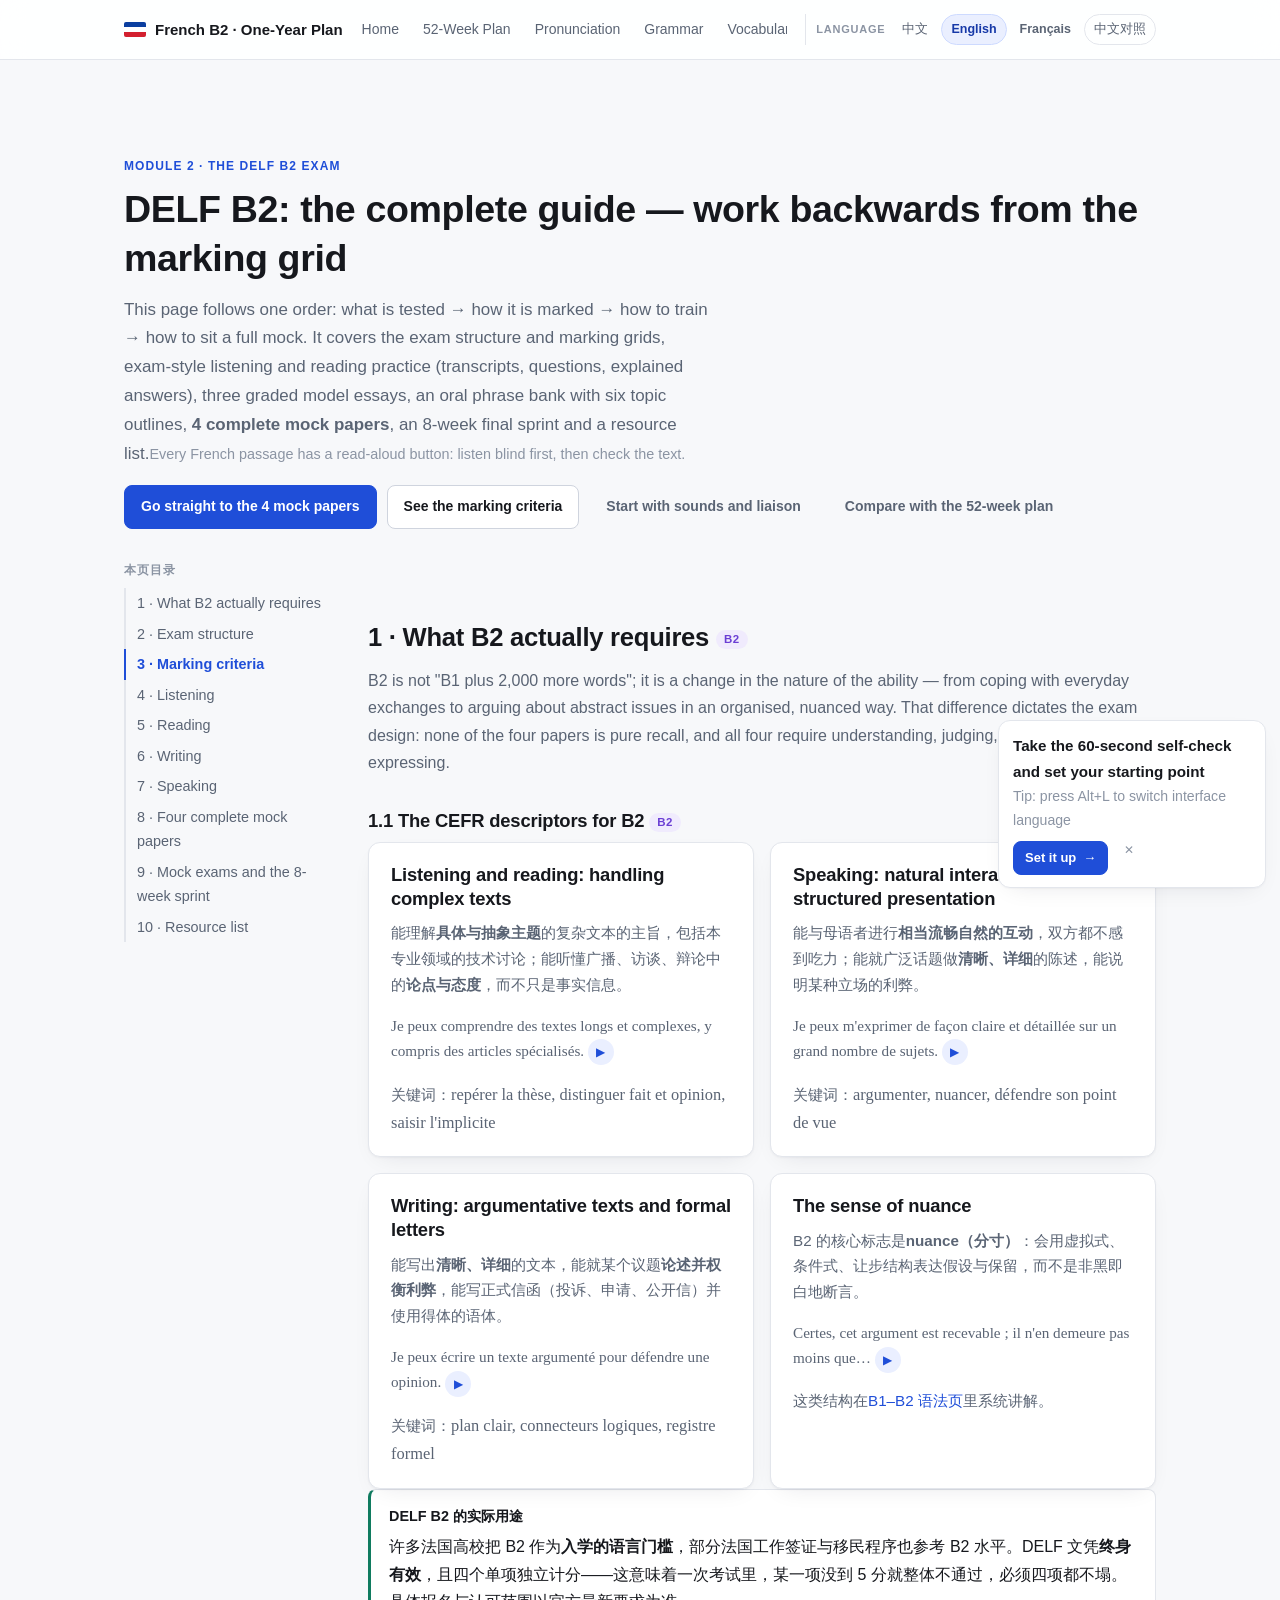
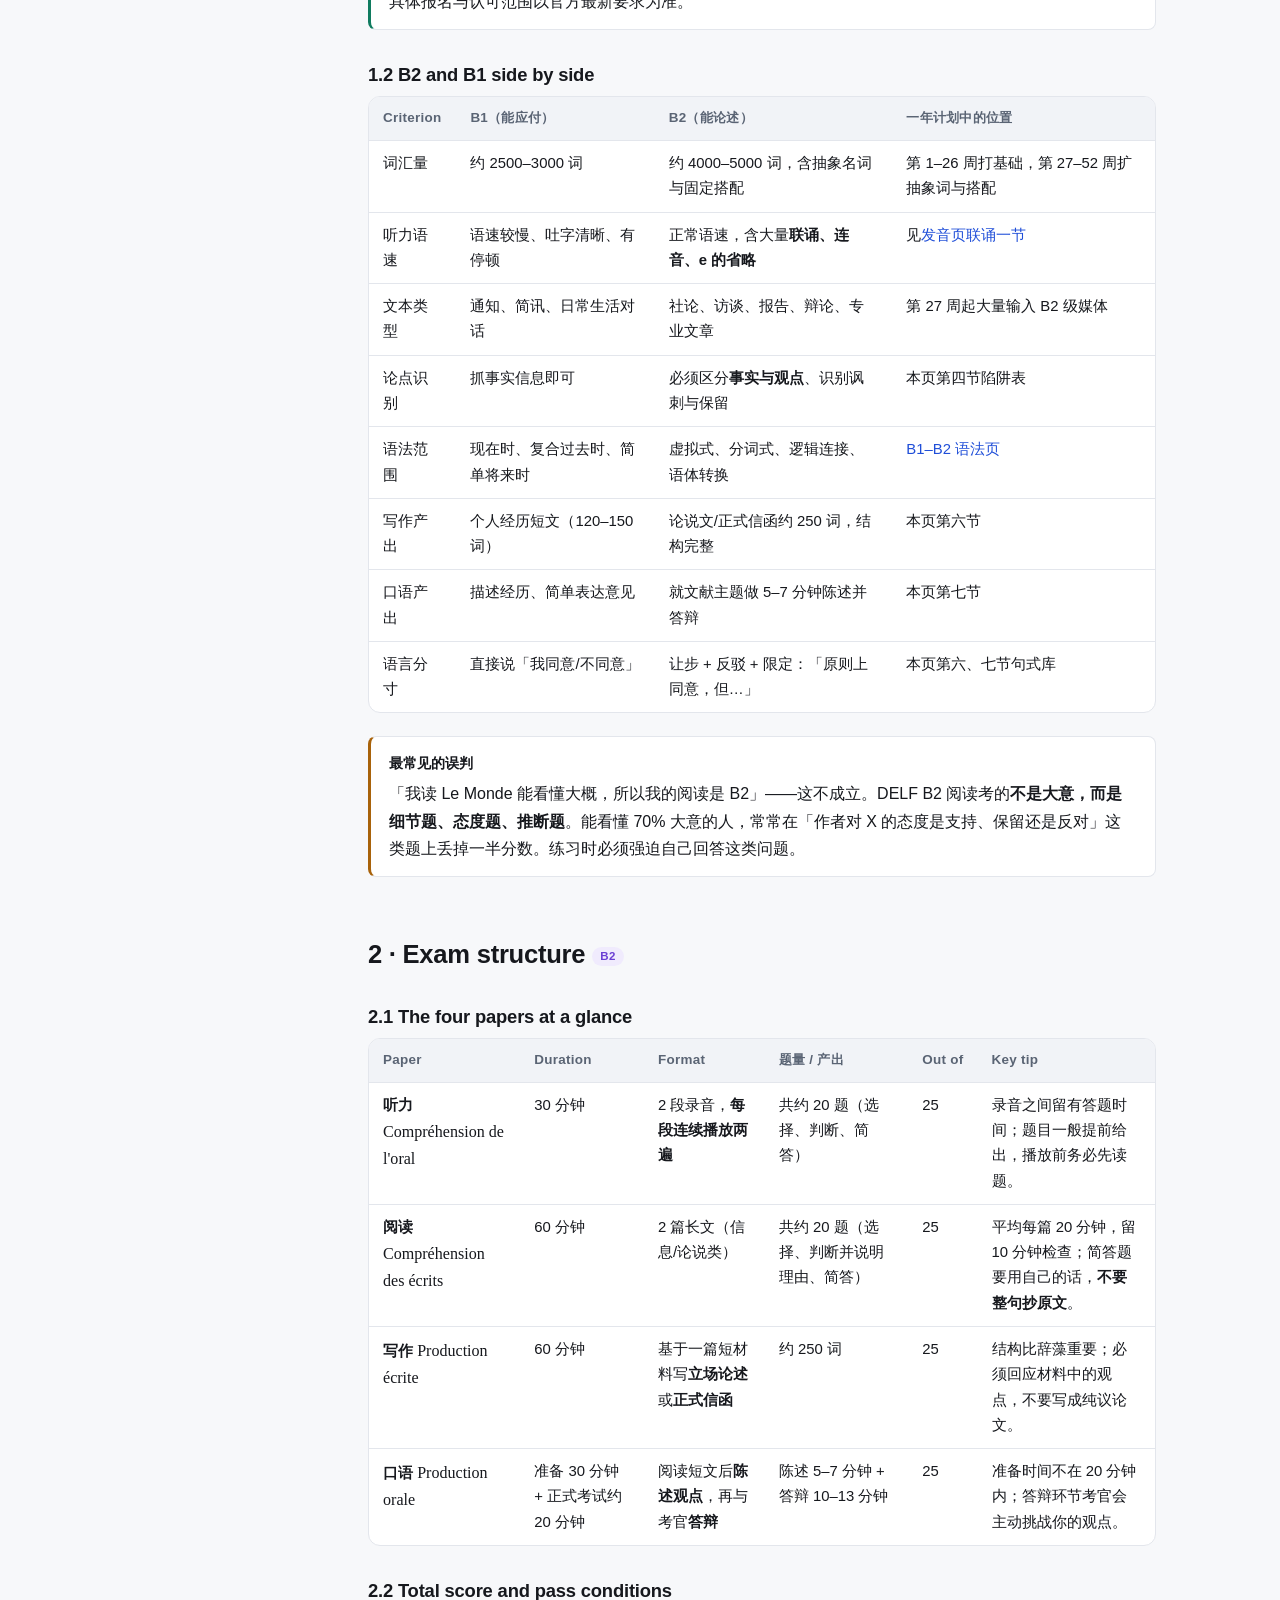
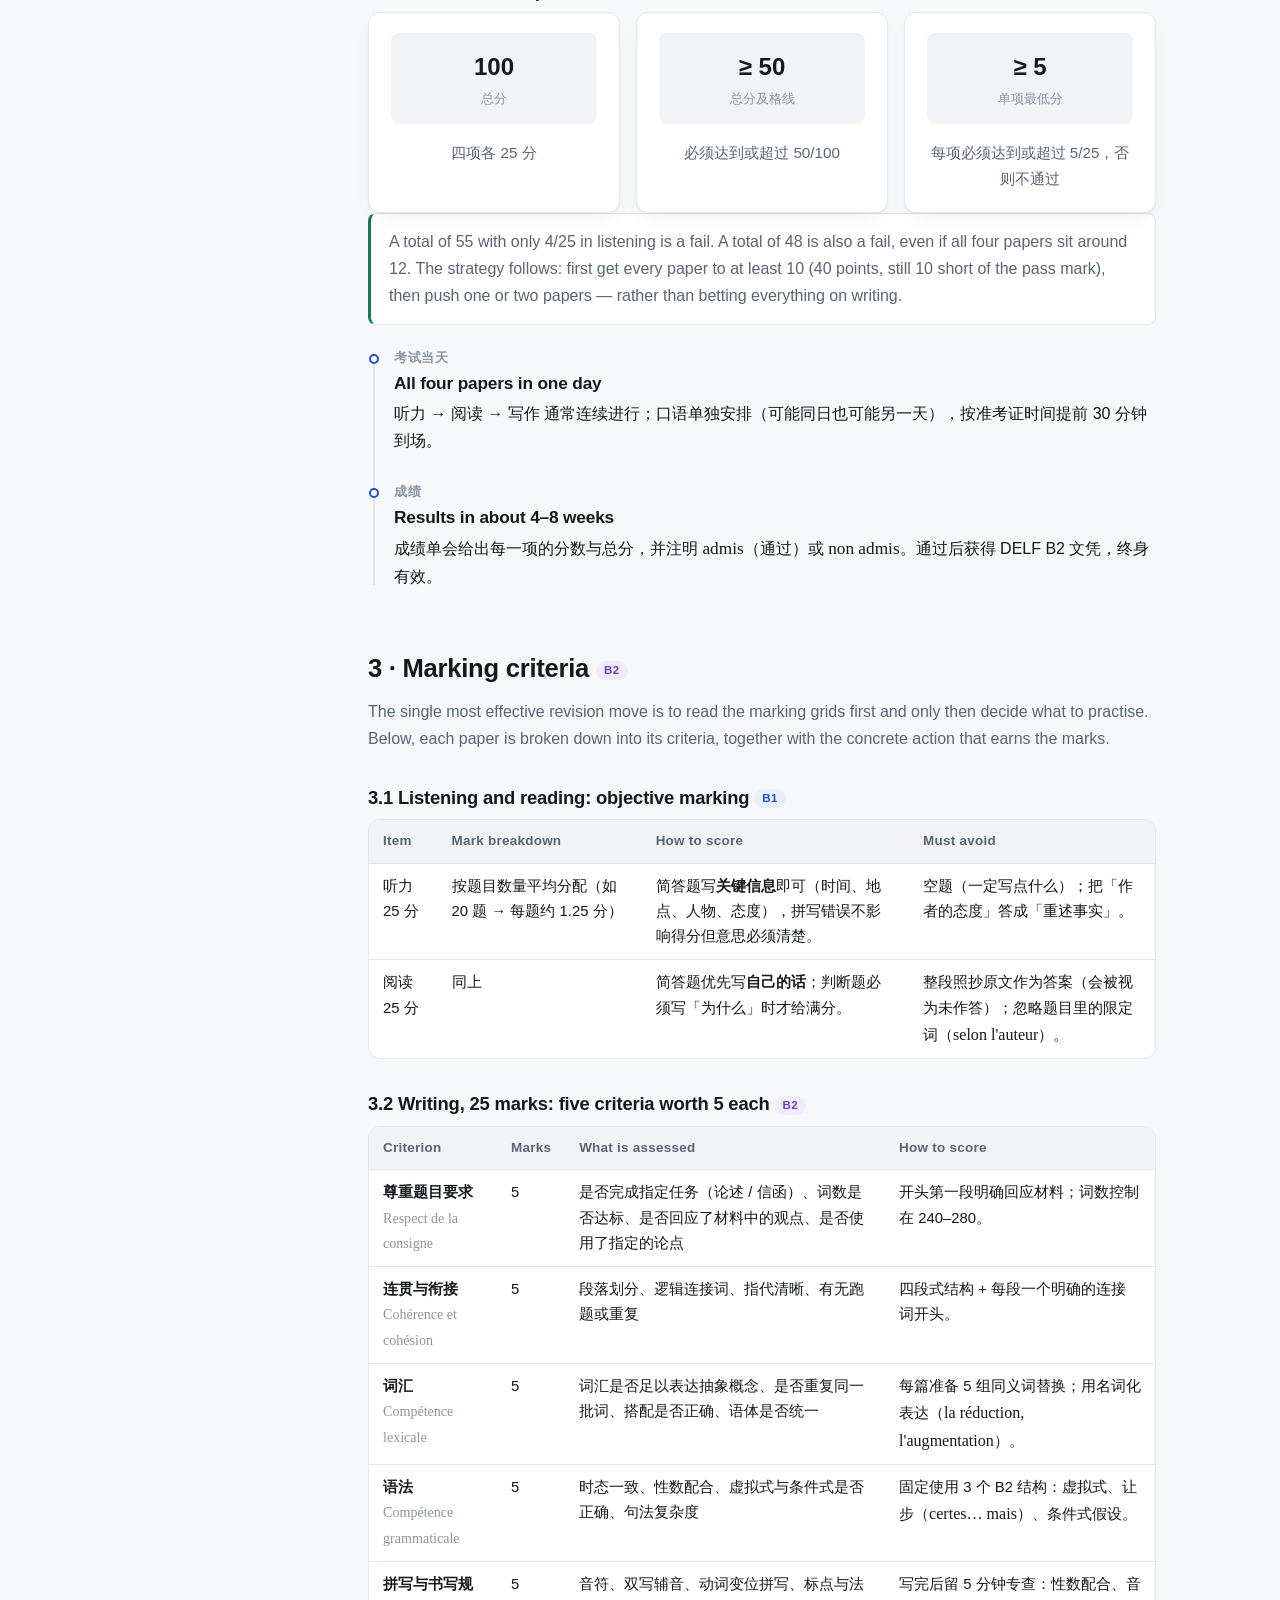
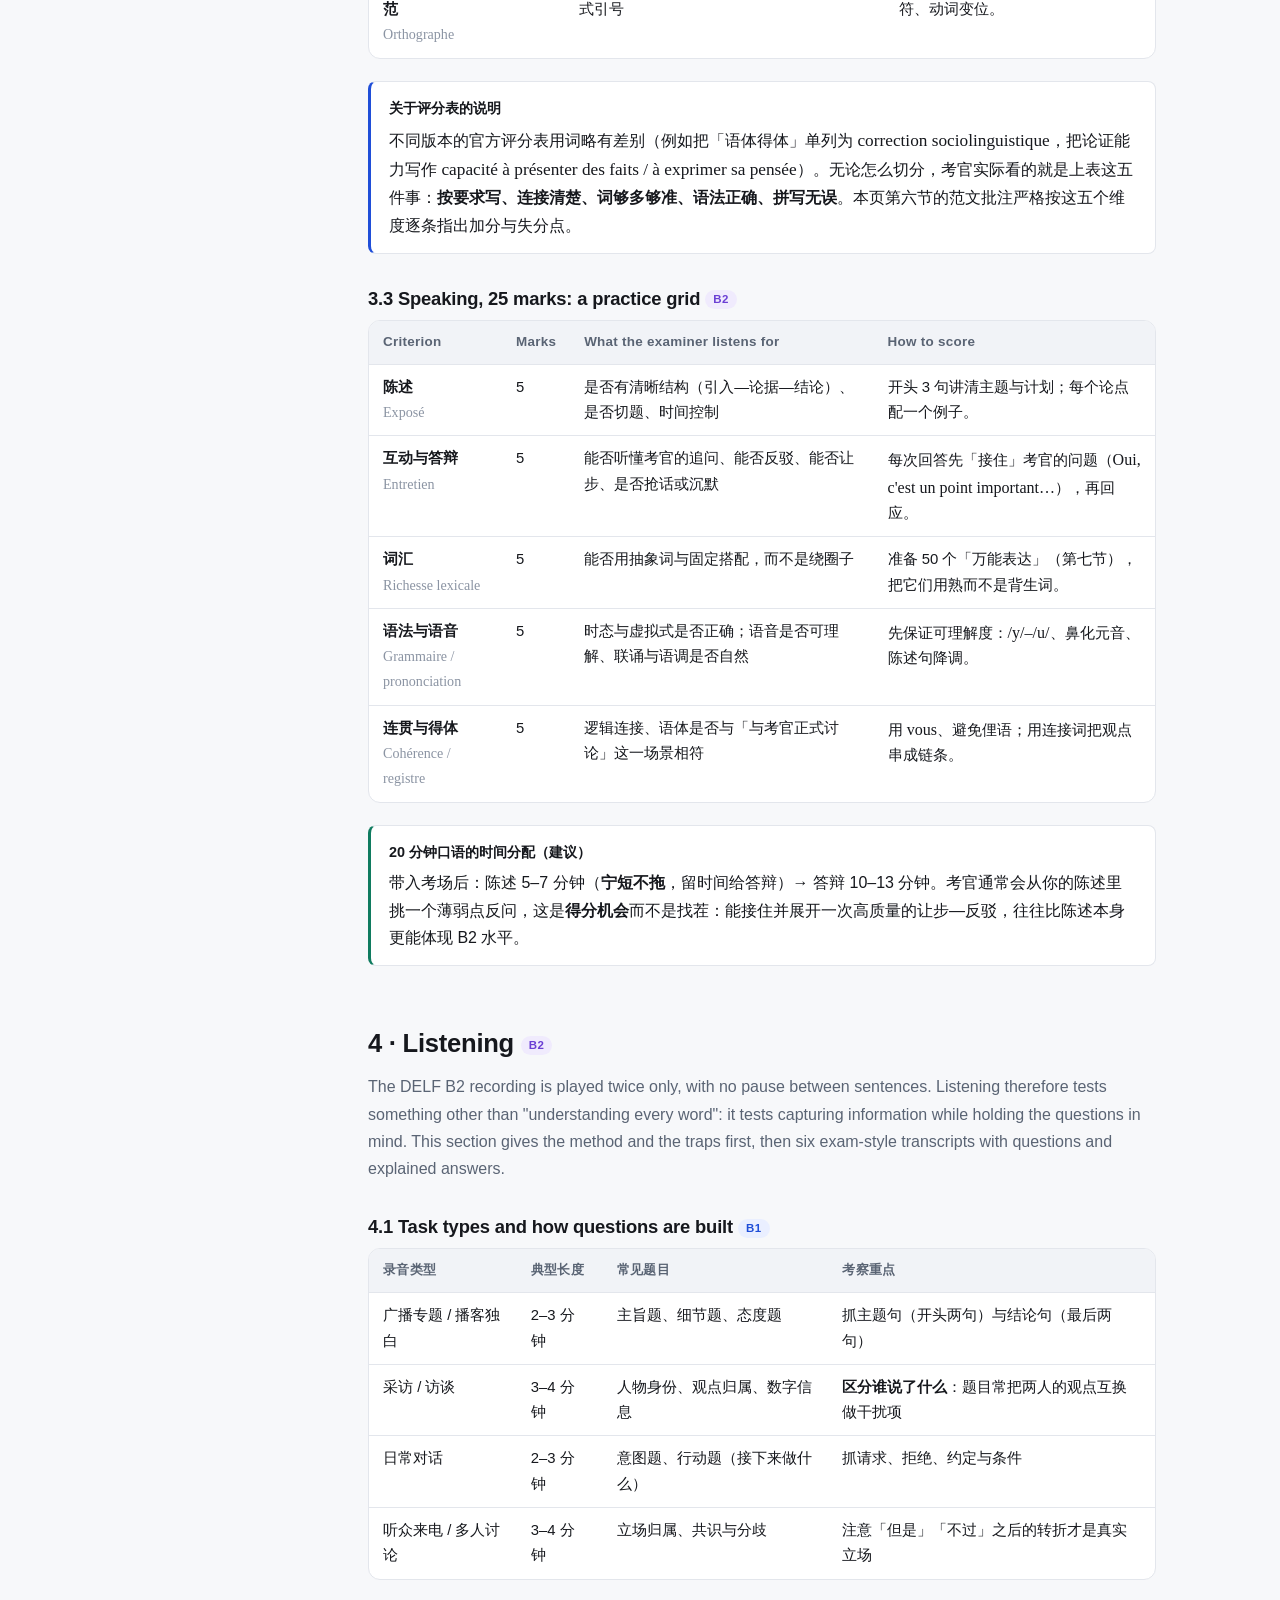
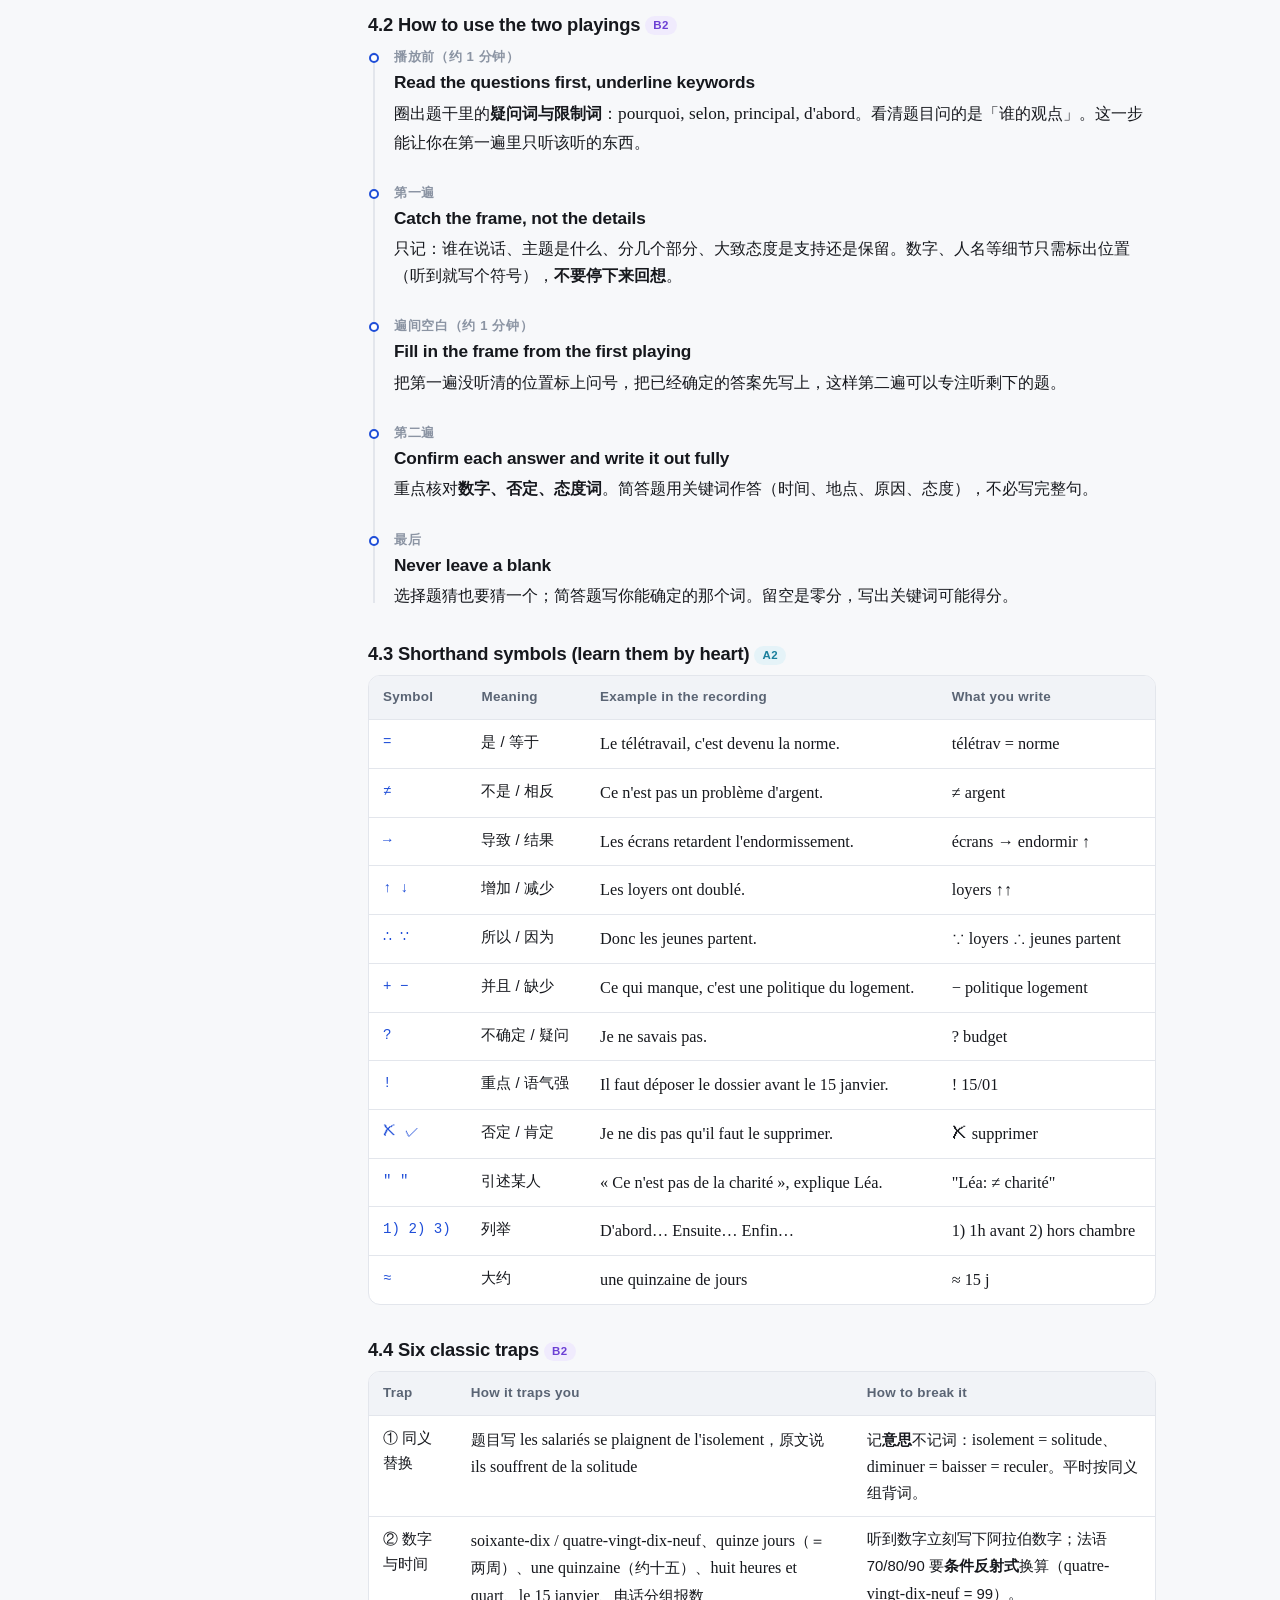
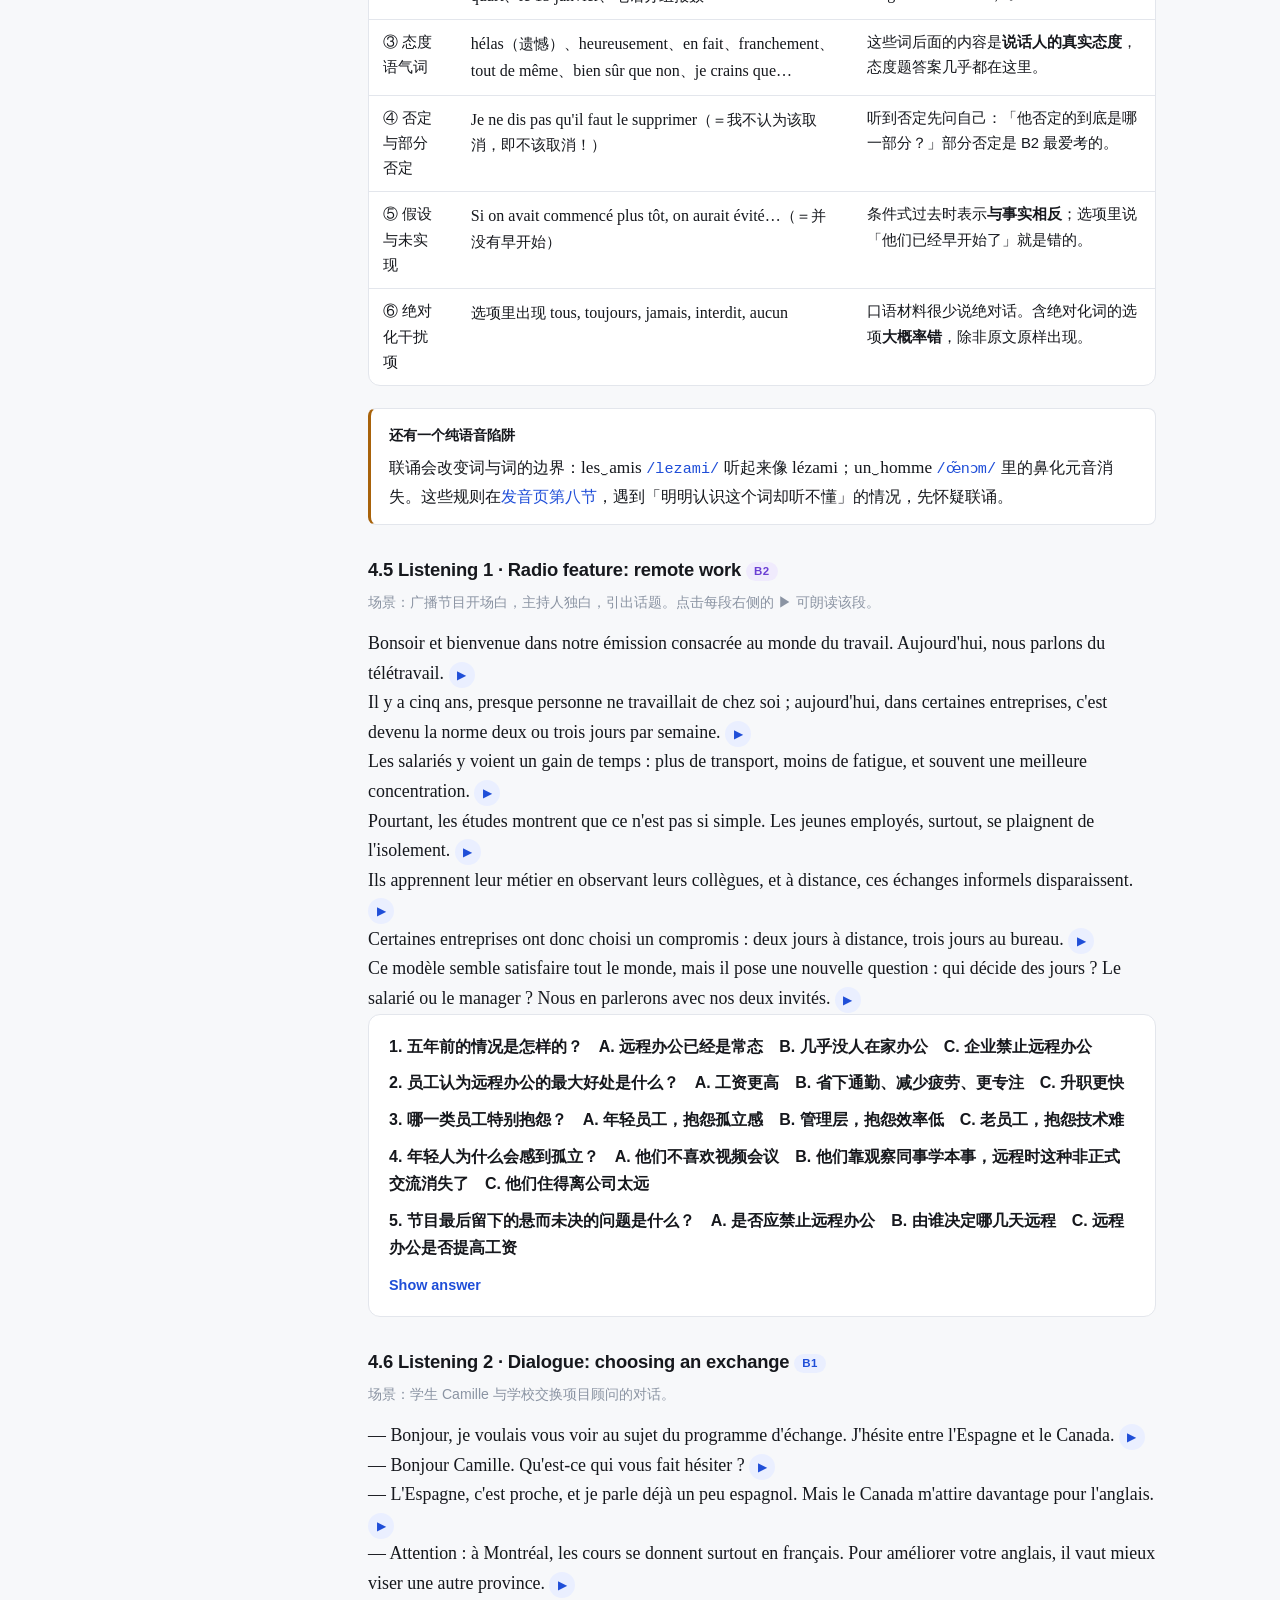
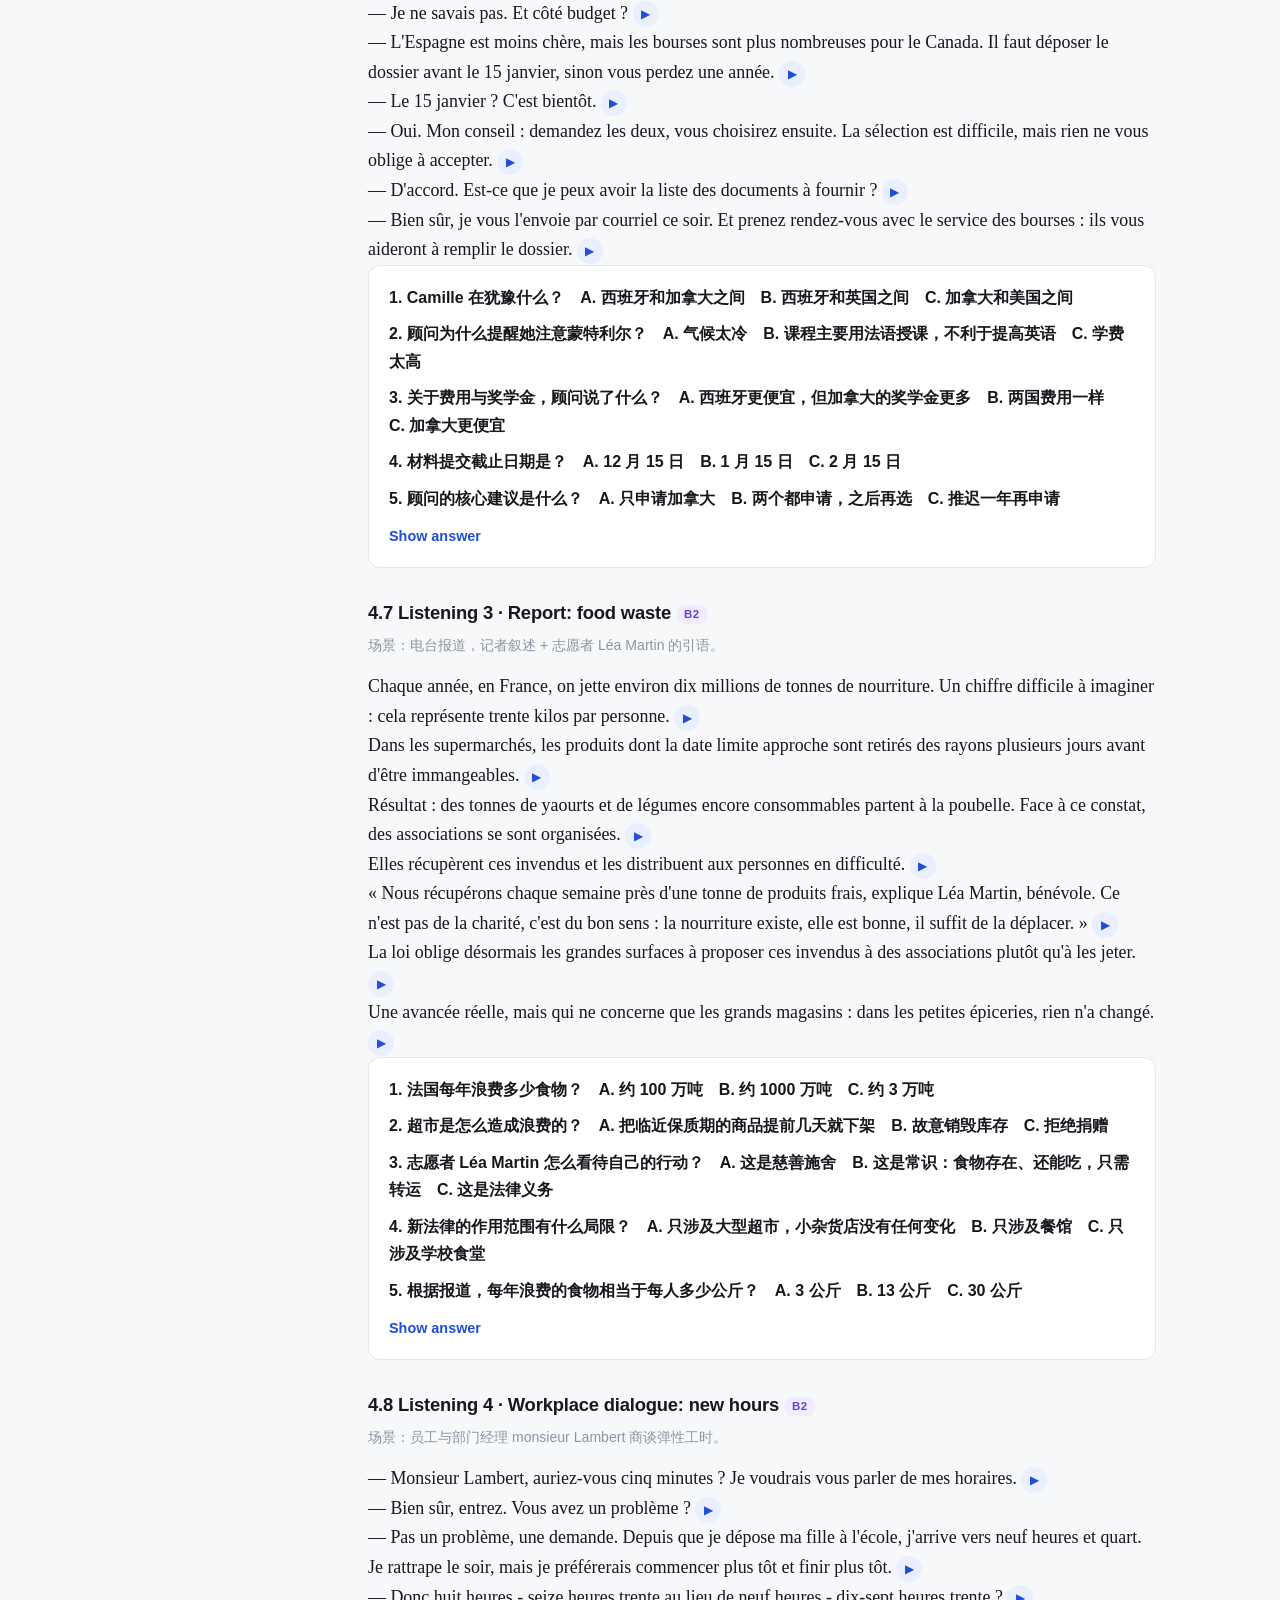
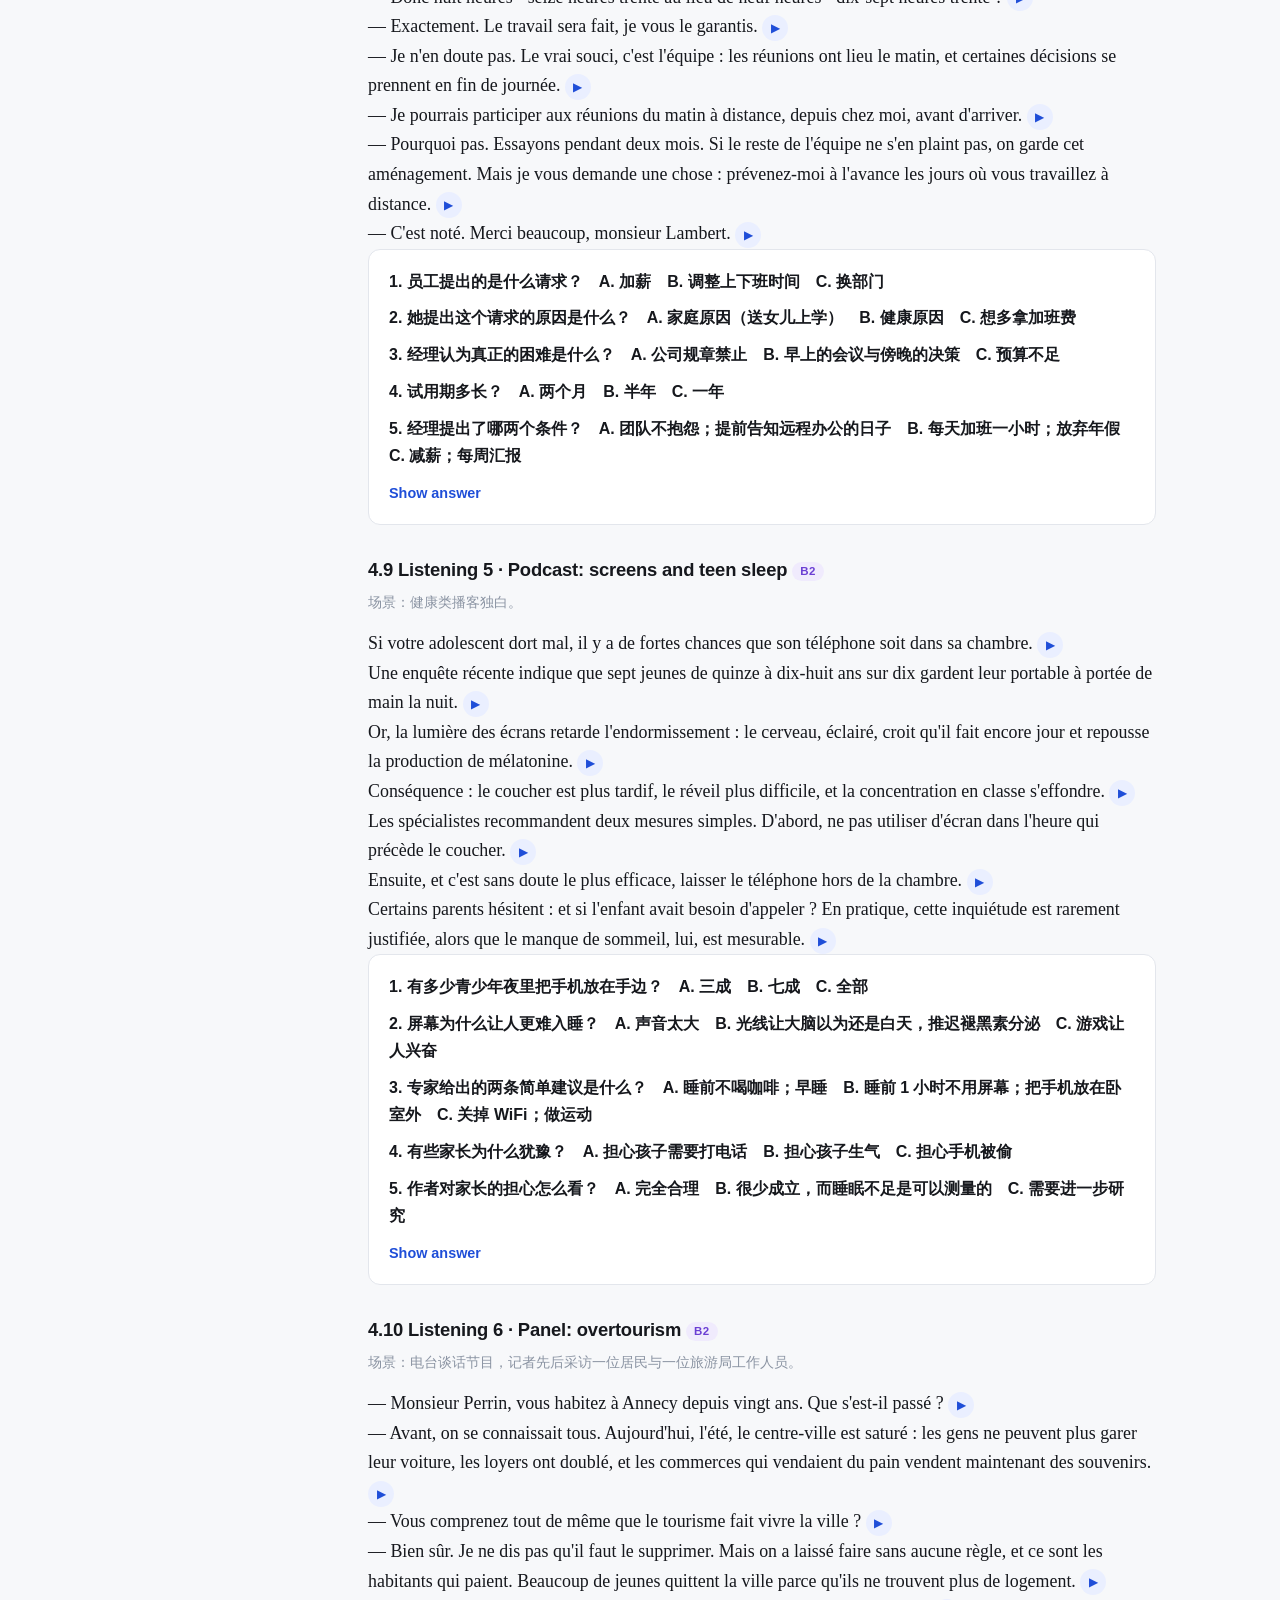
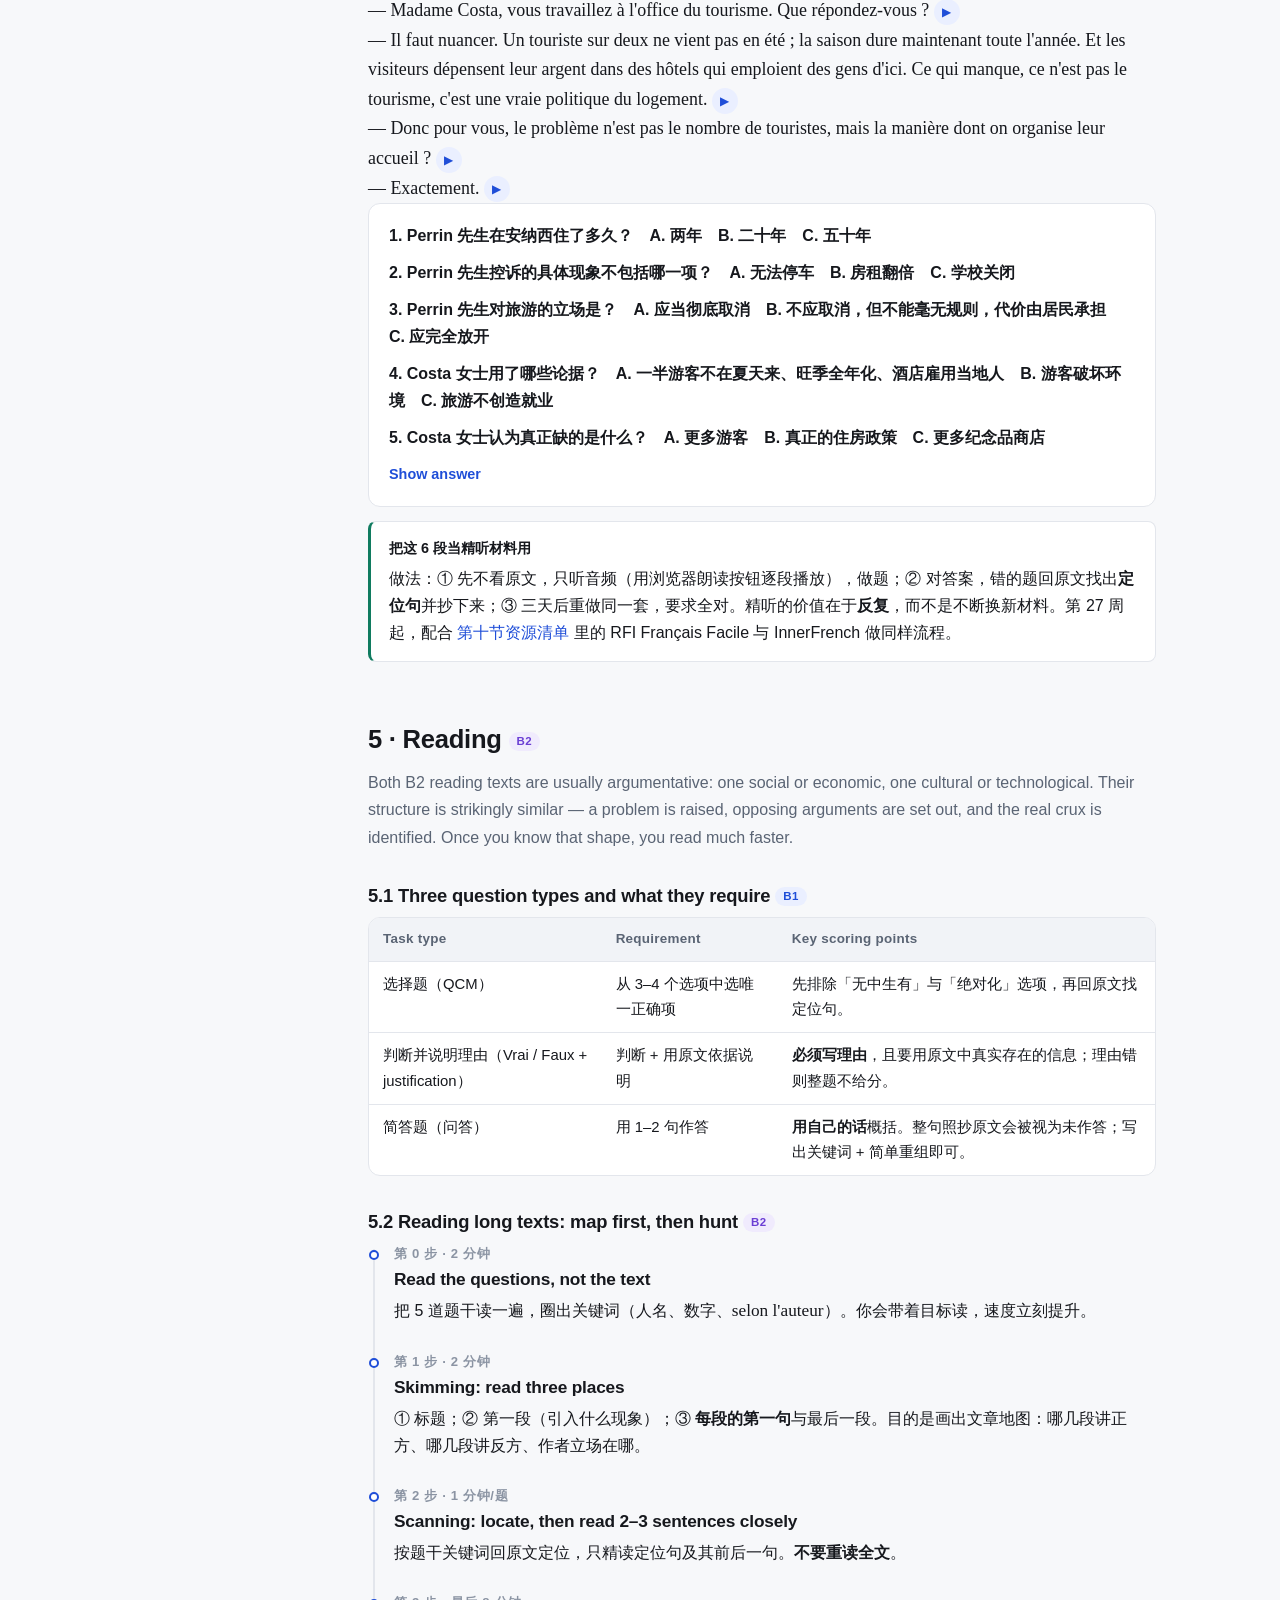
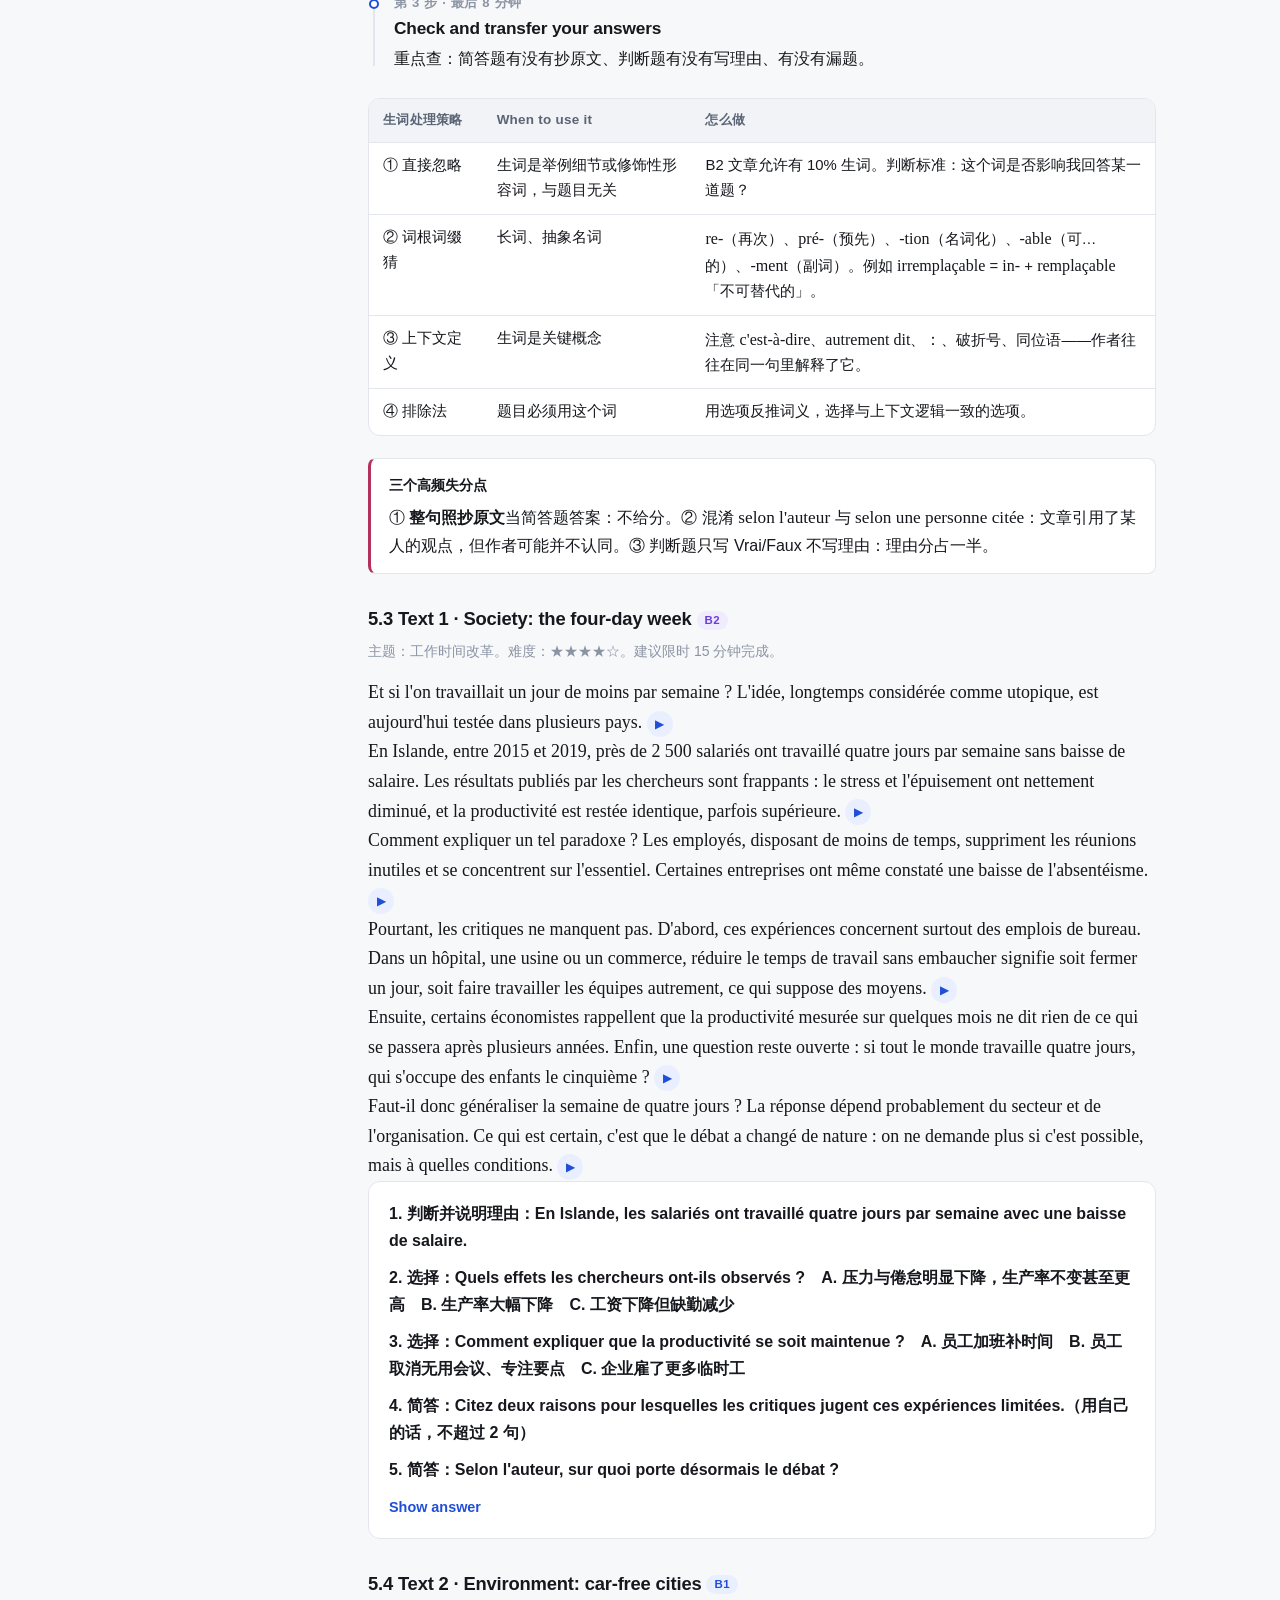
<file: exams.html>
<!DOCTYPE html>
<html lang="zh-CN">
<head>
<meta charset="UTF-8">
<meta name="viewport" content="width=device-width, initial-scale=1">
<title>DELF B2 考试攻略 · 法语 B2 一年计划</title>
<meta name="description" content="DELF B2 完全攻略：考试结构与评分、听力与阅读专项真题风格练习、写作三档范文、口语表达库、4 套完整模拟卷、8 周冲刺表与资源清单。">
<link rel="stylesheet" href="styles.css">
</head>
<body>
<a class="skip-link" href="#main">跳到主要内容</a>
<header class="site-nav">
  <div class="wrap">
    <a class="brand" href="index.html">
      <span class="flag" aria-hidden="true"><i></i><i></i><i></i></span>
      <span data-i18n="brand">法语 B2 · 一年计划</span>
    </a>
    <nav class="nav-links" aria-label="主导航" data-i18n-attr="aria-label:nav.main">
      <a href="index.html" data-i18n="nav.home">首页</a>
      <a href="calendar.html" data-i18n="nav.calendar">52周计划</a>
      <a href="phonetics.html" data-i18n="nav.phonetics">发音</a>
      <a href="grammar.html" data-i18n="nav.grammar">语法</a>
      <a href="vocab.html" data-i18n="nav.vocab">词汇</a>
      <a href="dialogue.html" data-i18n="nav.dialogue">对话</a>
      <a href="exams.html" data-i18n="nav.exams">考试</a>
    </nav>
  </div>
</header>
<main id="main">
<div class="wrap">
<div class="hero">
  <div class="eyebrow" data-i18n="ex.hero.eyebrow">模块二 · DELF B2 考试</div>
  <h1 data-i18n="ex.hero.h1">DELF B2 完全攻略：从评分表倒推怎么学</h1>
  <p class="lede" data-i18n-html="ex.hero.lede">这一页按「考什么 → 怎么评 → 怎么练 → 怎么模考」的顺序展开：考试结构与评分表、听力与阅读各专项的真题风格练习（含原文、题目与逐题解析）、写作三档范文对照、口语表达库与 6 个主题提纲、<strong>4 套完整模拟卷</strong>、最后 8 周冲刺表和资源清单。<span class="muted">所有法语段落旁都有朗读按钮，可先盲听再对照文本。</span></p>
  <div class="btn-row">
    <a class="btn btn-primary" href="#sujets" data-i18n="ex.cta.sujets">直接做 4 套模拟卷</a>
    <a class="btn" href="#bareme" data-i18n="ex.cta.bareme">看评分细则</a>
    <a class="btn btn-ghost" href="phonetics.html" data-i18n="ex.cta.phonetics">先补发音与联诵</a>
    <a class="btn btn-ghost" href="calendar.html" data-i18n="ex.cta.calendar">对照 52 周计划</a>
  </div>
</div>

<div class="layout-side">
  <aside class="toc">
    <div class="toc-title">本页目录</div>
    <a href="#b2" data-i18n="ex.h2.b2">一、B2 到底要求什么</a>
    <a href="#structure" data-i18n="ex.h2.structure">二、考试结构</a>
    <a href="#bareme" data-i18n="ex.h2.bareme">三、评分细则</a>
    <a href="#ecoute" data-i18n="ex.h2.ecoute">四、听力专项</a>
    <a href="#lecture" data-i18n="ex.h2.lecture">五、阅读专项</a>
    <a href="#ecrit" data-i18n="ex.h2.ecrit">六、写作专项</a>
    <a href="#oral" data-i18n="ex.h2.oral">七、口语专项</a>
    <a href="#sujets" data-i18n="ex.h2.sujets">八、4 套完整模拟卷</a>
    <a href="#plan8" data-i18n="ex.h2.plan8">九、模考安排与 8 周冲刺</a>
    <a href="#ressources" data-i18n="ex.h2.ressources">十、资源清单</a>
  </aside>
  <div>

<h2 id="b2"><span data-i18n="ex.h2.b2">一、B2 到底要求什么</span> <span class="badge badge-b2">B2</span></h2>

<p data-lang-zh>B2 不是「B1 再多背 2000 个词」，而是一次<strong>能力性质的跳跃</strong>：从「能应付日常交流」变成「能对抽象议题进行有条理、有分寸的论述」。这个差别直接决定了 DELF B2 的题型设计——四项里没有一项是纯记忆题，全部要求你<strong>理解、判断、组织、表达</strong>。</p>
<p class="en" data-lang-alt="en" hidden>B2 is not "B1 plus 2,000 more words"; it is a change in the nature of the ability &mdash; from coping with everyday exchanges to arguing about abstract issues in an organised, nuanced way. That difference dictates the exam design: none of the four papers is pure recall, and all four require understanding, judging, organising and expressing.</p>
<p class="fr" data-lang-alt="fr" hidden>Le B2 n'est pas « un B1 plus 2 000 mots » : c'est un changement de nature &mdash; passer de la débrouille quotidienne à l'argumentation organisée et nuancée sur des sujets abstraits. Cette différence dicte la conception de l'examen : aucune des quatre épreuves n'est purement mémorielle, toutes exigent de comprendre, juger, organiser et s'exprimer.</p>

<h3><span data-i18n="ex.h3.1_1">1.1 CEFR 对 B2 的能力描述</span> <span class="badge badge-b2">B2</span></h3>
<div class="grid grid-2">
  <div class="card">
    <h3><span data-i18n="ex.h3.t1">听与读：理解复杂文本</span></h3>
    <p>能理解<strong>具体与抽象主题</strong>的复杂文本的主旨，包括本专业领域的技术讨论；能听懂广播、访谈、辩论中的<strong>论点与态度</strong>，而不只是事实信息。</p>
    <p class="fr-line" data-fr="Je peux comprendre des textes longs et complexes, y compris des articles spécialisés.">Je peux comprendre des textes longs et complexes, y compris des articles spécialisés.</p>
    <p class="muted small">关键词：<span class="fr">repérer la thèse, distinguer fait et opinion, saisir l'implicite</span></p>
  </div>
  <div class="card">
    <h3><span data-i18n="ex.h3.t2">说：自然互动 + 有条理陈述</span></h3>
    <p>能与母语者进行<strong>相当流畅自然的互动</strong>，双方都不感到吃力；能就广泛话题做<strong>清晰、详细</strong>的陈述，能说明某种立场的利弊。</p>
    <p class="fr-line" data-fr="Je peux m'exprimer de façon claire et détaillée sur un grand nombre de sujets.">Je peux m'exprimer de façon claire et détaillée sur un grand nombre de sujets.</p>
    <p class="muted small">关键词：<span class="fr">argumenter, nuancer, défendre son point de vue</span></p>
  </div>
  <div class="card">
    <h3><span data-i18n="ex.h3.t3">写：论说文与正式信函</span></h3>
    <p>能写出<strong>清晰、详细</strong>的文本，能就某个议题<strong>论述并权衡利弊</strong>，能写正式信函（投诉、申请、公开信）并使用得体的语体。</p>
    <p class="fr-line" data-fr="Je peux écrire un texte argumenté pour défendre une opinion.">Je peux écrire un texte argumenté pour défendre une opinion.</p>
    <p class="muted small">关键词：<span class="fr">plan clair, connecteurs logiques, registre formel</span></p>
  </div>
  <div class="card">
    <h3><span data-i18n="ex.h3.t4">语言的「分寸感」</span></h3>
    <p>B2 的核心标志是<strong>nuance（分寸）</strong>：会用虚拟式、条件式、让步结构表达假设与保留，而不是非黑即白地断言。</p>
    <p class="fr-line" data-fr="Certes, cet argument est recevable ; il n'en demeure pas moins que…">Certes, cet argument est recevable ; il n'en demeure pas moins que…</p>
    <p class="muted small">这类结构在<a href="grammar-b1b2.html">B1–B2 语法页</a>里系统讲解。</p>
  </div>
</div>
<div class="note note-tip">
  <div class="note-title">DELF B2 的实际用途</div>
  <p>许多法国高校把 B2 作为<strong>入学的语言门槛</strong>，部分法国工作签证与移民程序也参考 B2 水平。DELF 文凭<strong>终身有效</strong>，且四个单项独立计分——这意味着一次考试里，某一项没到 5 分就整体不通过，必须四项都不塌。具体报名与认可范围以官方最新要求为准。</p>
</div>

<h3><span data-i18n="ex.h3.1_2">1.2 B2 与 B1 的差距对照</span></h3>
<div class="table-scroll">
<table>
  <thead><tr><th data-i18n="ex.th.dimension">维度</th><th>B1（能应付）</th><th>B2（能论述）</th><th>一年计划中的位置</th></tr></thead>
  <tbody>
    <tr><td>词汇量</td><td>约 2500–3000 词</td><td>约 4000–5000 词，含抽象名词与固定搭配</td><td>第 1–26 周打基础，第 27–52 周扩抽象词与搭配</td></tr>
    <tr><td>听力语速</td><td>语速较慢、吐字清晰、有停顿</td><td>正常语速，含大量<strong>联诵、连音、e 的省略</strong></td><td>见<a href="phonetics.html#liaison">发音页联诵一节</a></td></tr>
    <tr><td>文本类型</td><td>通知、简讯、日常生活对话</td><td>社论、访谈、报告、辩论、专业文章</td><td>第 27 周起大量输入 B2 级媒体</td></tr>
    <tr><td>论点识别</td><td>抓事实信息即可</td><td>必须区分<strong>事实与观点</strong>、识别讽刺与保留</td><td>本页第四节陷阱表</td></tr>
    <tr><td>语法范围</td><td>现在时、复合过去时、简单将来时</td><td>虚拟式、分词式、逻辑连接、语体转换</td><td><a href="grammar-b1b2.html">B1–B2 语法页</a></td></tr>
    <tr><td>写作产出</td><td>个人经历短文（120–150 词）</td><td>论说文/正式信函约 250 词，结构完整</td><td>本页第六节</td></tr>
    <tr><td>口语产出</td><td>描述经历、简单表达意见</td><td>就文献主题做 5–7 分钟陈述并答辩</td><td>本页第七节</td></tr>
    <tr><td>语言分寸</td><td>直接说「我同意/不同意」</td><td>让步 + 反驳 + 限定：「原则上同意，但…」</td><td>本页第六、七节句式库</td></tr>
  </tbody>
</table>
</div>
<div class="note note-warn">
  <div class="note-title">最常见的误判</div>
  <p>「我读 Le Monde 能看懂大概，所以我的阅读是 B2」——这不成立。DELF B2 阅读考的<strong>不是大意，而是细节题、态度题、推断题</strong>。能看懂 70% 大意的人，常常在「作者对 X 的态度是支持、保留还是反对」这类题上丢掉一半分数。练习时必须强迫自己回答这类问题。</p>
</div>

<h2 id="structure"><span data-i18n="ex.h2.structure">二、DELF B2 考试结构</span> <span class="badge badge-b2">B2</span></h2>

<h3><span data-i18n="ex.h3.2_1">2.1 四项一览表</span></h3>
<div class="table-scroll">
<table>
  <thead><tr><th data-i18n="ex.th.item">单项</th><th data-i18n="ex.th.duration">时长</th><th data-i18n="ex.th.format">形式</th><th>题量 / 产出</th><th data-i18n="ex.th.mark">满分</th><th data-i18n="ex.th.tip">关键提示</th></tr></thead>
  <tbody>
    <tr><td><strong>听力</strong> <span class="fr">Compréhension de l'oral</span></td><td>30 分钟</td><td>2 段录音，<strong>每段连续播放两遍</strong></td><td>共约 20 题（选择、判断、简答）</td><td>25</td><td>录音之间留有答题时间；题目一般提前给出，播放前务必先读题。</td></tr>
    <tr><td><strong>阅读</strong> <span class="fr">Compréhension des écrits</span></td><td>60 分钟</td><td>2 篇长文（信息/论说类）</td><td>共约 20 题（选择、判断并说明理由、简答）</td><td>25</td><td>平均每篇 20 分钟，留 10 分钟检查；简答题要用自己的话，<strong>不要整句抄原文</strong>。</td></tr>
    <tr><td><strong>写作</strong> <span class="fr">Production écrite</span></td><td>60 分钟</td><td>基于一篇短材料写<strong>立场论述</strong>或<strong>正式信函</strong></td><td>约 250 词</td><td>25</td><td>结构比辞藻重要；必须回应材料中的观点，不要写成纯议论文。</td></tr>
    <tr><td><strong>口语</strong> <span class="fr">Production orale</span></td><td>准备 30 分钟 + 正式考试约 20 分钟</td><td>阅读短文后<strong>陈述观点</strong>，再与考官<strong>答辩</strong></td><td>陈述 5–7 分钟 + 答辩 10–13 分钟</td><td>25</td><td>准备时间不在 20 分钟内；答辩环节考官会主动挑战你的观点。</td></tr>
  </tbody>
</table>
</div>

<h3><span data-i18n="ex.h3.2_2">2.2 总分与通过条件</span></h3>
<div class="grid grid-3">
  <div class="card center"><div class="tile"><div class="k">100</div><div class="l">总分</div></div><p class="mt-2 mb-0">四项各 25 分</p></div>
  <div class="card center"><div class="tile"><div class="k">≥ 50</div><div class="l">总分及格线</div></div><p class="mt-2 mb-0">必须达到或超过 50/100</p></div>
  <div class="card center"><div class="tile"><div class="k">≥ 5</div><div class="l">单项最低分</div></div><p class="mt-2 mb-0">每项必须达到或超过 5/25，否则不通过</p></div>
</div>
<div class="note note-pitfall" data-lang-zh>
  <div class="note-title">两项规则必须同时满足</div>
  <p>总分 55 但听力只有 4/25 → <strong>不通过</strong>。总分 48 → 不通过（哪怕四项都在 12 分左右）。因此备考策略是<strong>先保证四项都不低于 10 分</strong>（共计 40 分，还差 10 分），再挑一到两项冲刺提分，而不是把全部时间押在写作上。</p>
</div>
<div class="note note-tip" data-lang-alt="en" hidden><p>A total of 55 with only 4/25 in listening is a fail. A total of 48 is also a fail, even if all four papers sit around 12. The strategy follows: first get every paper to at least 10 (40 points, still 10 short of the pass mark), then push one or two papers &mdash; rather than betting everything on writing.</p></div>
<div class="note note-tip" data-lang-alt="fr" hidden><p>Une note totale de 55 avec seulement 4/25 à l'oral est un échec. Une note de 48 en est un aussi, même si les quatre épreuves tournent autour de 12. D'où la stratégie : amener d'abord chaque épreuve à 10 au minimum (40 points, encore 10 à trouver), puis pousser une ou deux épreuves, plutôt que de tout miser sur l'écrit.</p></div>
<div class="timeline">
  <div class="tl-item"><div class="tl-q">考试当天</div><h3><span data-i18n="ex.h3.t5">一天内完成四项</span></h3><p>听力 → 阅读 → 写作 通常连续进行；口语单独安排（可能同日也可能另一天），按准考证时间提前 30 分钟到场。</p></div>
  <div class="tl-item"><div class="tl-q">成绩</div><h3><span data-i18n="ex.h3.t6">约 4–8 周出结果</span></h3><p>成绩单会给出每一项的分数与总分，并注明 <span class="fr">admis</span>（通过）或 <span class="fr">non admis</span>。通过后获得 DELF B2 文凭，终身有效。</p></div>
</div>

<h2 id="bareme"><span data-i18n="ex.h2.bareme">三、四个单项的评分细则</span> <span class="badge badge-b2">B2</span></h2>

<p data-lang-zh>备考最有效的动作是<strong>先看评分表，再决定练什么</strong>。下面把四项的评分维度拆开，并给出每一项的「拿分动作」。</p>
<p class="en" data-lang-alt="en" hidden>The single most effective revision move is to read the marking grids first and only then decide what to practise. Below, each paper is broken down into its criteria, together with the concrete action that earns the marks.</p>
<p class="fr" data-lang-alt="fr" hidden>Le geste de révision le plus efficace consiste à lire les grilles d'évaluation avant de choisir quoi travailler. Ci-dessous, chaque épreuve est décomposée en critères, avec l'action concrète qui rapporte les points.</p>

<h3><span data-i18n="ex.h3.3_1">3.1 听力与阅读：客观题，机械给分</span> <span class="badge badge-b1">B1</span></h3>
<div class="table-scroll">
<table>
  <thead><tr><th data-i18n="ex.th.item2">项目</th><th data-i18n="ex.th.breakdown">分值构成</th><th data-i18n="ex.th.action">拿分动作</th><th data-i18n="ex.th.avoid">必须避免</th></tr></thead>
  <tbody>
    <tr><td>听力 25 分</td><td>按题目数量平均分配（如 20 题 → 每题约 1.25 分）</td><td>简答题写<strong>关键信息</strong>即可（时间、地点、人物、态度），拼写错误不影响得分但意思必须清楚。</td><td>空题（一定写点什么）；把「作者的态度」答成「重述事实」。</td></tr>
    <tr><td>阅读 25 分</td><td>同上</td><td>简答题优先写<strong>自己的话</strong>；判断题必须写「为什么」时才给满分。</td><td>整段照抄原文作为答案（会被视为未作答）；忽略题目里的限定词（<span class="fr">selon l'auteur</span>）。</td></tr>
  </tbody>
</table>
</div>

<h3><span data-i18n="ex.h3.3_2">3.2 写作 25 分：五个维度，各 5 分</span> <span class="badge badge-b2">B2</span></h3>
<div class="table-scroll">
<table>
  <thead><tr><th data-i18n="ex.th.dimension">维度</th><th data-i18n="ex.th.points">分值</th><th data-i18n="ex.th.look">具体看什么</th><th data-i18n="ex.th.action">拿分动作</th></tr></thead>
  <tbody>
    <tr><td><strong>尊重题目要求</strong><br><span class="fr muted small">Respect de la consigne</span></td><td>5</td><td>是否完成指定任务（论述 / 信函）、词数是否达标、是否回应了材料中的观点、是否使用了指定的论点</td><td>开头第一段明确回应材料；词数控制在 240–280。</td></tr>
    <tr><td><strong>连贯与衔接</strong><br><span class="fr muted small">Cohérence et cohésion</span></td><td>5</td><td>段落划分、逻辑连接词、指代清晰、有无跑题或重复</td><td>四段式结构 + 每段一个明确的连接词开头。</td></tr>
    <tr><td><strong>词汇</strong><br><span class="fr muted small">Compétence lexicale</span></td><td>5</td><td>词汇是否足以表达抽象概念、是否重复同一批词、搭配是否正确、语体是否统一</td><td>每篇准备 5 组同义词替换；用名词化表达（<span class="fr">la réduction, l'augmentation</span>）。</td></tr>
    <tr><td><strong>语法</strong><br><span class="fr muted small">Compétence grammaticale</span></td><td>5</td><td>时态一致、性数配合、虚拟式与条件式是否正确、句法复杂度</td><td>固定使用 3 个 B2 结构：虚拟式、让步（<span class="fr">certes… mais</span>）、条件式假设。</td></tr>
    <tr><td><strong>拼写与书写规范</strong><br><span class="fr muted small">Orthographe</span></td><td>5</td><td>音符、双写辅音、动词变位拼写、标点与法式引号</td><td>写完后留 5 分钟专查：性数配合、音符、动词变位。</td></tr>
  </tbody>
</table>
</div>
<div class="note">
  <div class="note-title">关于评分表的说明</div>
  <p>不同版本的官方评分表用词略有差别（例如把「语体得体」单列为 <span class="fr">correction sociolinguistique</span>，把论证能力写作 <span class="fr">capacité à présenter des faits / à exprimer sa pensée</span>）。无论怎么切分，考官实际看的就是上表这五件事：<strong>按要求写、连接清楚、词够多够准、语法正确、拼写无误</strong>。本页第六节的范文批注严格按这五个维度逐条指出加分与失分点。</p>
</div>

<h3><span data-i18n="ex.h3.3_3">3.3 口语 25 分：练习用评分表</span> <span class="badge badge-b2">B2</span></h3>
<div class="table-scroll">
<table>
  <thead><tr><th data-i18n="ex.th.dimension">维度</th><th data-i18n="ex.th.points">分值</th><th data-i18n="ex.th.examiner">考官在听什么</th><th data-i18n="ex.th.action">拿分动作</th></tr></thead>
  <tbody>
    <tr><td><strong>陈述</strong><br><span class="fr muted small">Exposé</span></td><td>5</td><td>是否有清晰结构（引入—论据—结论）、是否切题、时间控制</td><td>开头 3 句讲清主题与计划；每个论点配一个例子。</td></tr>
    <tr><td><strong>互动与答辩</strong><br><span class="fr muted small">Entretien</span></td><td>5</td><td>能否听懂考官的追问、能否反驳、能否让步、是否抢话或沉默</td><td>每次回答先「接住」考官的问题（<span class="fr">Oui, c'est un point important…</span>），再回应。</td></tr>
    <tr><td><strong>词汇</strong><br><span class="fr muted small">Richesse lexicale</span></td><td>5</td><td>能否用抽象词与固定搭配，而不是绕圈子</td><td>准备 50 个「万能表达」（第七节），把它们用熟而不是背生词。</td></tr>
    <tr><td><strong>语法与语音</strong><br><span class="fr muted small">Grammaire / prononciation</span></td><td>5</td><td>时态与虚拟式是否正确；语音是否可理解、联诵与语调是否自然</td><td>先保证可理解度：<span class="fr">/y/–/u/</span>、鼻化元音、陈述句降调。</td></tr>
    <tr><td><strong>连贯与得体</strong><br><span class="fr muted small">Cohérence / registre</span></td><td>5</td><td>逻辑连接、语体是否与「与考官正式讨论」这一场景相符</td><td>用 <span class="fr">vous</span>、避免俚语；用连接词把观点串成链条。</td></tr>
  </tbody>
</table>
</div>
<div class="note note-tip">
  <div class="note-title">20 分钟口语的时间分配（建议）</div>
  <p>带入考场后：陈述 5–7 分钟（<strong>宁短不拖</strong>，留时间给答辩）→ 答辩 10–13 分钟。考官通常会从你的陈述里挑一个薄弱点反问，这是<strong>得分机会</strong>而不是找茬：能接住并展开一次高质量的让步—反驳，往往比陈述本身更能体现 B2 水平。</p>
</div>

<h2 id="ecoute"><span data-i18n="ex.h2.ecoute">四、听力专项</span> <span class="badge badge-b2">B2</span></h2>

<p data-lang-zh>DELF B2 听力的录音只播两遍，而且<strong>两遍之间没有逐句停顿</strong>。这意味着听力考的不是「听懂每个词」，而是<strong>带着问题去捕捉信息</strong>。本节先讲方法与陷阱，再给 6 段真题风格录音原文与题目。</p>
<p class="en" data-lang-alt="en" hidden>The DELF B2 recording is played twice only, with no pause between sentences. Listening therefore tests something other than "understanding every word": it tests capturing information while holding the questions in mind. This section gives the method and the traps first, then six exam-style transcripts with questions and explained answers.</p>
<p class="fr" data-lang-alt="fr" hidden>L'enregistrement du DELF B2 n'est diffusé que deux fois, sans pause entre les phrases. L'épreuve ne teste donc pas « comprendre chaque mot », mais la capacité à prélever de l'information tout en gardant les questions en tête. Cette section donne d'abord la méthode et les pièges, puis six transcriptions au format de l'examen avec questions et corrigés.</p>

<h3><span data-i18n="ex.h3.4_1">4.1 题型与出题逻辑</span> <span class="badge badge-b1">B1</span></h3>
<div class="table-scroll">
<table>
  <thead><tr><th>录音类型</th><th>典型长度</th><th>常见题目</th><th>考察重点</th></tr></thead>
  <tbody>
    <tr><td>广播专题 / 播客独白</td><td>2–3 分钟</td><td>主旨题、细节题、态度题</td><td>抓主题句（开头两句）与结论句（最后两句）</td></tr>
    <tr><td>采访 / 访谈</td><td>3–4 分钟</td><td>人物身份、观点归属、数字信息</td><td><strong>区分谁说了什么</strong>：题目常把两人的观点互换做干扰项</td></tr>
    <tr><td>日常对话</td><td>2–3 分钟</td><td>意图题、行动题（接下来做什么）</td><td>抓请求、拒绝、约定与条件</td></tr>
    <tr><td>听众来电 / 多人讨论</td><td>3–4 分钟</td><td>立场归属、共识与分歧</td><td>注意「但是」「不过」之后的转折才是真实立场</td></tr>
  </tbody>
</table>
</div>

<h3><span data-i18n="ex.h3.4_2">4.2 两遍播放怎么用</span> <span class="badge badge-b2">B2</span></h3>
<div class="timeline">
  <div class="tl-item"><div class="tl-q">播放前（约 1 分钟）</div><h3><span data-i18n="ex.h3.t7">先读题，划关键词</span></h3><p>圈出题干里的<strong>疑问词与限制词</strong>：<span class="fr">pourquoi, selon, principal, d'abord</span>。看清题目问的是「谁的观点」。这一步能让你在第一遍里只听该听的东西。</p></div>
  <div class="tl-item"><div class="tl-q">第一遍</div><h3><span data-i18n="ex.h3.t8">抓框架，不追细节</span></h3><p>只记：谁在说话、主题是什么、分几个部分、大致态度是支持还是保留。数字、人名等细节只需标出位置（听到就写个符号），<strong>不要停下来回想</strong>。</p></div>
  <div class="tl-item"><div class="tl-q">遍间空白（约 1 分钟）</div><h3><span data-i18n="ex.h3.t9">补第一遍的框架</span></h3><p>把第一遍没听清的位置标上问号，把已经确定的答案先写上，这样第二遍可以专注听剩下的题。</p></div>
  <div class="tl-item"><div class="tl-q">第二遍</div><h3><span data-i18n="ex.h3.t10">逐题确认，写完整答案</span></h3><p>重点核对<strong>数字、否定、态度词</strong>。简答题用关键词作答（时间、地点、原因、态度），不必写完整句。</p></div>
  <div class="tl-item"><div class="tl-q">最后</div><h3><span data-i18n="ex.h3.t11">绝不空题</span></h3><p>选择题猜也要猜一个；简答题写你能确定的那个词。留空是零分，写出关键词可能得分。</p></div>
</div>

<h3><span data-i18n="ex.h3.4_3">4.3 速记符号表（考前背熟）</span> <span class="badge badge-a2">A2</span></h3>
<div class="table-scroll">
<table>
  <thead><tr><th data-i18n="ex.th.symbol">符号</th><th data-i18n="ex.th.meaning">含义</th><th data-i18n="ex.th.example">录音中的例子</th><th data-i18n="ex.th.youwrite">你会记下</th></tr></thead>
  <tbody>
    <tr><td class="ipa">=</td><td>是 / 等于</td><td class="fr">Le télétravail, c'est devenu la norme.</td><td class="fr">télétrav = norme</td></tr>
    <tr><td class="ipa">≠</td><td>不是 / 相反</td><td class="fr">Ce n'est pas un problème d'argent.</td><td class="fr">≠ argent</td></tr>
    <tr><td class="ipa">→</td><td>导致 / 结果</td><td class="fr">Les écrans retardent l'endormissement.</td><td class="fr">écrans → endormir ↑</td></tr>
    <tr><td class="ipa">↑ ↓</td><td>增加 / 减少</td><td class="fr">Les loyers ont doublé.</td><td class="fr">loyers ↑↑</td></tr>
    <tr><td class="ipa">∴ ∵</td><td>所以 / 因为</td><td class="fr">Donc les jeunes partent.</td><td class="fr">∵ loyers ∴ jeunes partent</td></tr>
    <tr><td class="ipa">+ −</td><td>并且 / 缺少</td><td class="fr">Ce qui manque, c'est une politique du logement.</td><td class="fr">− politique logement</td></tr>
    <tr><td class="ipa">?</td><td>不确定 / 疑问</td><td class="fr">Je ne savais pas.</td><td class="fr">? budget</td></tr>
    <tr><td class="ipa">!</td><td>重点 / 语气强</td><td class="fr">Il faut déposer le dossier avant le 15 janvier.</td><td class="fr">! 15/01</td></tr>
    <tr><td class="ipa">✗ ✓</td><td>否定 / 肯定</td><td class="fr">Je ne dis pas qu'il faut le supprimer.</td><td class="fr">✗ supprimer</td></tr>
    <tr><td class="ipa">" "</td><td>引述某人</td><td class="fr">« Ce n'est pas de la charité », explique Léa.</td><td class="fr">"Léa: ≠ charité"</td></tr>
    <tr><td class="ipa">1) 2) 3)</td><td>列举</td><td class="fr">D'abord… Ensuite… Enfin…</td><td class="fr">1) 1h avant 2) hors chambre</td></tr>
    <tr><td class="ipa">≈</td><td>大约</td><td class="fr">une quinzaine de jours</td><td class="fr">≈ 15 j</td></tr>
  </tbody>
</table>
</div>

<h3><span data-i18n="ex.h3.4_4">4.4 六类常见陷阱</span> <span class="badge badge-b2">B2</span></h3>
<div class="table-scroll">
<table>
  <thead><tr><th data-i18n="ex.th.trap">陷阱</th><th data-i18n="ex.th.howtrap">怎么设套</th><th data-i18n="ex.th.break">破解方法</th></tr></thead>
  <tbody>
    <tr><td>① 同义替换</td><td>题目写 <span class="fr">les salariés se plaignent de l'isolement</span>，原文说 <span class="fr">ils souffrent de la solitude</span></td><td>记<strong>意思</strong>不记词：<span class="fr">isolement = solitude</span>、<span class="fr">diminuer = baisser = reculer</span>。平时按同义组背词。</td></tr>
    <tr><td>② 数字与时间</td><td><span class="fr">soixante-dix / quatre-vingt-dix-neuf</span>、<span class="fr">quinze jours</span>（＝两周）、<span class="fr">une quinzaine</span>（约十五）、<span class="fr">huit heures et quart</span>、<span class="fr">le 15 janvier</span>、电话分组报数</td><td>听到数字立刻写下阿拉伯数字；法语 70/80/90 要<strong>条件反射式</strong>换算（<span class="fr">quatre-vingt-dix-neuf</span> = 99）。</td></tr>
    <tr><td>③ 态度语气词</td><td><span class="fr">hélas</span>（遗憾）、<span class="fr">heureusement</span>、<span class="fr">en fait</span>、<span class="fr">franchement</span>、<span class="fr">tout de même</span>、<span class="fr">bien sûr que non</span>、<span class="fr">je crains que…</span></td><td>这些词后面的内容是<strong>说话人的真实态度</strong>，态度题答案几乎都在这里。</td></tr>
    <tr><td>④ 否定与部分否定</td><td><span class="fr">Je ne dis pas qu'il faut le supprimer</span>（＝我不认为该取消，即不该取消！）</td><td>听到否定先问自己：「他否定的到底是哪一部分？」部分否定是 B2 最爱考的。</td></tr>
    <tr><td>⑤ 假设与未实现</td><td><span class="fr">Si on avait commencé plus tôt, on aurait évité…</span>（＝并没有早开始）</td><td>条件式过去时表示<strong>与事实相反</strong>；选项里说「他们已经早开始了」就是错的。</td></tr>
    <tr><td>⑥ 绝对化干扰项</td><td>选项里出现 <span class="fr">tous, toujours, jamais, interdit, aucun</span></td><td>口语材料很少说绝对话。含绝对化词的选项<strong>大概率错</strong>，除非原文原样出现。</td></tr>
  </tbody>
</table>
</div>
<div class="note note-warn">
  <div class="note-title">还有一个纯语音陷阱</div>
  <p>联诵会改变词与词的边界：<span class="fr" data-fr="les amis" data-speak="les amis">les‿amis</span> <span class="ipa">/lezami/</span> 听起来像 <span class="fr">lézami</span>；<span class="fr" data-fr="un homme" data-speak="un homme">un‿homme</span> <span class="ipa">/œ̃nɔm/</span> 里的鼻化元音消失。这些规则在<a href="phonetics.html#liaison">发音页第八节</a>，遇到「明明认识这个词却听不懂」的情况，先怀疑联诵。</p>
</div>

<h3><span data-i18n="ex.h3.4_5">4.5 Écoute 1 · 广播专题：远程办公</span> <span class="badge badge-b2">B2</span></h3>
<p class="muted small">场景：广播节目开场白，主持人独白，引出话题。点击每段右侧的 ▶ 可朗读该段。</p>
<div class="fr-line" data-fr="Bonsoir et bienvenue dans notre émission consacrée au monde du travail. Aujourd'hui, nous parlons du télétravail.">Bonsoir et bienvenue dans notre émission consacrée au monde du travail. Aujourd'hui, nous parlons du télétravail.</div>
<div class="fr-line" data-fr="Il y a cinq ans, presque personne ne travaillait de chez soi ; aujourd'hui, dans certaines entreprises, c'est devenu la norme deux ou trois jours par semaine.">Il y a cinq ans, presque personne ne travaillait de chez soi ; aujourd'hui, dans certaines entreprises, c'est devenu la norme deux ou trois jours par semaine.</div>
<div class="fr-line" data-fr="Les salariés y voient un gain de temps : plus de transport, moins de fatigue, et souvent une meilleure concentration.">Les salariés y voient un gain de temps : plus de transport, moins de fatigue, et souvent une meilleure concentration.</div>
<div class="fr-line" data-fr="Pourtant, les études montrent que ce n'est pas si simple. Les jeunes employés, surtout, se plaignent de l'isolement.">Pourtant, les études montrent que ce n'est pas si simple. Les jeunes employés, surtout, se plaignent de l'isolement.</div>
<div class="fr-line" data-fr="Ils apprennent leur métier en observant leurs collègues, et à distance, ces échanges informels disparaissent.">Ils apprennent leur métier en observant leurs collègues, et à distance, ces échanges informels disparaissent.</div>
<div class="fr-line" data-fr="Certaines entreprises ont donc choisi un compromis : deux jours à distance, trois jours au bureau.">Certaines entreprises ont donc choisi un compromis : deux jours à distance, trois jours au bureau.</div>
<div class="fr-line" data-fr="Ce modèle semble satisfaire tout le monde, mais il pose une nouvelle question : qui décide des jours ? Le salarié ou le manager ? Nous en parlerons avec nos deux invités.">Ce modèle semble satisfaire tout le monde, mais il pose une nouvelle question : qui décide des jours ? Le salarié ou le manager ? Nous en parlerons avec nos deux invités.</div>
<div class="quiz">
  <div class="q">1. 五年前的情况是怎样的？　A. 远程办公已经是常态　B. 几乎没人在家办公　C. 企业禁止远程办公</div>
  <div class="q">2. 员工认为远程办公的最大好处是什么？　A. 工资更高　B. 省下通勤、减少疲劳、更专注　C. 升职更快</div>
  <div class="q">3. 哪一类员工特别抱怨？　A. 年轻员工，抱怨孤立感　B. 管理层，抱怨效率低　C. 老员工，抱怨技术难</div>
  <div class="q">4. 年轻人为什么会感到孤立？　A. 他们不喜欢视频会议　B. 他们靠观察同事学本事，远程时这种非正式交流消失了　C. 他们住得离公司太远</div>
  <div class="q">5. 节目最后留下的悬而未决的问题是什么？　A. 是否应禁止远程办公　B. 由谁决定哪几天远程　C. 远程办公是否提高工资</div>
  <button class="reveal" type="button" data-i18n="reveal.show">显示答案</button>
  <div class="a">
    <p><strong>1. B</strong>。原文 <span class="fr">Il y a cinq ans, presque personne ne travaillait de chez soi</span>（<span class="fr">presque personne</span> 是「几乎没有人」，属于部分否定，容易被误听成「很多人」）。</p>
    <p><strong>2. B</strong>。原文 <span class="fr">un gain de temps : plus de transport, moins de fatigue, et souvent une meilleure concentration</span>。注意 <span class="fr">plus de transport</span> 里的 <span class="fr">plus</span> 读 <span class="ipa">/ply/</span>（s 不发音）时表示「不再有」，即「省掉了通勤」；这里正是与 <span class="fr">moins de fatigue</span> 并列的<strong>好处</strong>，所以选项 B 是对全句的概括。</p>
    <p><strong>3. A</strong>。原文 <span class="fr">Les jeunes employés, surtout, se plaignent de l'isolement</span>。<span class="fr">surtout</span> 是定位词。</p>
    <p><strong>4. B</strong>。原文 <span class="fr">Ils apprennent leur métier en observant leurs collègues, et à distance, ces échanges informels disparaissent</span>——同义替换：<span class="fr">échanges informels</span> ≈ 非正式交流。</p>
    <p><strong>5. B</strong>。原文结尾 <span class="fr">qui décide des jours ? Le salarié ou le manager ?</span>——广播常用「提出问题」收尾，这往往正是主旨题或推断题的答案。</p>
  </div>
</div>

<h3><span data-i18n="ex.h3.4_6">4.6 Écoute 2 · 对话：选择交换项目</span> <span class="badge badge-b1">B1</span></h3>
<p class="muted small">场景：学生 Camille 与学校交换项目顾问的对话。</p>
<div class="fr-line" data-fr="Bonjour, je voulais vous voir au sujet du programme d'échange. J'hésite entre l'Espagne et le Canada.">— Bonjour, je voulais vous voir au sujet du programme d'échange. J'hésite entre l'Espagne et le Canada.</div>
<div class="fr-line" data-fr="Bonjour Camille. Qu'est-ce qui vous fait hésiter ?">— Bonjour Camille. Qu'est-ce qui vous fait hésiter ?</div>
<div class="fr-line" data-fr="L'Espagne, c'est proche, et je parle déjà un peu espagnol. Mais le Canada m'attire davantage pour l'anglais.">— L'Espagne, c'est proche, et je parle déjà un peu espagnol. Mais le Canada m'attire davantage pour l'anglais.</div>
<div class="fr-line" data-fr="Attention : à Montréal, les cours se donnent surtout en français. Pour améliorer votre anglais, il vaut mieux viser une autre province.">— Attention : à Montréal, les cours se donnent surtout en français. Pour améliorer votre anglais, il vaut mieux viser une autre province.</div>
<div class="fr-line" data-fr="Je ne savais pas. Et côté budget ?">— Je ne savais pas. Et côté budget ?</div>
<div class="fr-line" data-fr="L'Espagne est moins chère, mais les bourses sont plus nombreuses pour le Canada. Il faut déposer le dossier avant le 15 janvier, sinon vous perdez une année.">— L'Espagne est moins chère, mais les bourses sont plus nombreuses pour le Canada. Il faut déposer le dossier avant le 15 janvier, sinon vous perdez une année.</div>
<div class="fr-line" data-fr="Le 15 janvier ? C'est bientôt.">— Le 15 janvier ? C'est bientôt.</div>
<div class="fr-line" data-fr="Oui. Mon conseil : demandez les deux, vous choisirez ensuite. La sélection est difficile, mais rien ne vous oblige à accepter.">— Oui. Mon conseil : demandez les deux, vous choisirez ensuite. La sélection est difficile, mais rien ne vous oblige à accepter.</div>
<div class="fr-line" data-fr="D'accord. Est-ce que je peux avoir la liste des documents à fournir ?">— D'accord. Est-ce que je peux avoir la liste des documents à fournir ?</div>
<div class="fr-line" data-fr="Bien sûr, je vous l'envoie par courriel ce soir. Et prenez rendez-vous avec le service des bourses : ils vous aideront à remplir le dossier.">— Bien sûr, je vous l'envoie par courriel ce soir. Et prenez rendez-vous avec le service des bourses : ils vous aideront à remplir le dossier.</div>
<div class="quiz">
  <div class="q">1. Camille 在犹豫什么？　A. 西班牙和加拿大之间　B. 西班牙和英国之间　C. 加拿大和美国之间</div>
  <div class="q">2. 顾问为什么提醒她注意蒙特利尔？　A. 气候太冷　B. 课程主要用法语授课，不利于提高英语　C. 学费太高</div>
  <div class="q">3. 关于费用与奖学金，顾问说了什么？　A. 西班牙更便宜，但加拿大的奖学金更多　B. 两国费用一样　C. 加拿大更便宜</div>
  <div class="q">4. 材料提交截止日期是？　A. 12 月 15 日　B. 1 月 15 日　C. 2 月 15 日</div>
  <div class="q">5. 顾问的核心建议是什么？　A. 只申请加拿大　B. 两个都申请，之后再选　C. 推迟一年再申请</div>
  <button class="reveal" type="button" data-i18n="reveal.show">显示答案</button>
  <div class="a">
    <p><strong>1. A</strong>。<span class="fr">J'hésite entre l'Espagne et le Canada</span>。</p>
    <p><strong>2. B</strong>。<span class="fr">à Montréal, les cours se donnent surtout en français</span>——这是典型「信息纠正」考点：学生以为去加拿大能练英语，顾问纠正她。</p>
    <p><strong>3. A</strong>。<span class="fr">L'Espagne est moins chère, mais les bourses sont plus nombreuses pour le Canada</span>。<span class="fr">mais</span> 之后是重点。</p>
    <p><strong>4. B</strong>。<span class="fr">avant le 15 janvier</span>。<span class="fr">avant</span> 表示「在…之前」，若选项写成「15 日当天或之后」即为错。</p>
    <p><strong>5. B</strong>。<span class="fr">demandez les deux, vous choisirez ensuite</span>——注意后半句 <span class="fr">rien ne vous oblige à accepter</span>「没有任何东西强迫你接受」，是双重否定，意思等于「你可以拒绝」。</p>
  </div>
</div>

<h3><span data-i18n="ex.h3.4_7">4.7 Écoute 3 · 报道：食品浪费</span> <span class="badge badge-b2">B2</span></h3>
<p class="muted small">场景：电台报道，记者叙述 + 志愿者 Léa Martin 的引语。</p>
<div class="fr-line" data-fr="Chaque année, en France, on jette environ dix millions de tonnes de nourriture. Un chiffre difficile à imaginer : cela représente trente kilos par personne.">Chaque année, en France, on jette environ dix millions de tonnes de nourriture. Un chiffre difficile à imaginer : cela représente trente kilos par personne.</div>
<div class="fr-line" data-fr="Dans les supermarchés, les produits dont la date limite approche sont retirés des rayons plusieurs jours avant d'être immangeables.">Dans les supermarchés, les produits dont la date limite approche sont retirés des rayons plusieurs jours avant d'être immangeables.</div>
<div class="fr-line" data-fr="Résultat : des tonnes de yaourts et de légumes encore consommables partent à la poubelle. Face à ce constat, des associations se sont organisées.">Résultat : des tonnes de yaourts et de légumes encore consommables partent à la poubelle. Face à ce constat, des associations se sont organisées.</div>
<div class="fr-line" data-fr="Elles récupèrent ces invendus et les distribuent aux personnes en difficulté.">Elles récupèrent ces invendus et les distribuent aux personnes en difficulté.</div>
<div class="fr-line" data-fr="« Nous récupérons chaque semaine près d'une tonne de produits frais, explique Léa Martin, bénévole. Ce n'est pas de la charité, c'est du bon sens : la nourriture existe, elle est bonne, il suffit de la déplacer. »">« Nous récupérons chaque semaine près d'une tonne de produits frais, explique Léa Martin, bénévole. Ce n'est pas de la charité, c'est du bon sens : la nourriture existe, elle est bonne, il suffit de la déplacer. »</div>
<div class="fr-line" data-fr="La loi oblige désormais les grandes surfaces à proposer ces invendus à des associations plutôt qu'à les jeter.">La loi oblige désormais les grandes surfaces à proposer ces invendus à des associations plutôt qu'à les jeter.</div>
<div class="fr-line" data-fr="Une avancée réelle, mais qui ne concerne que les grands magasins : dans les petites épiceries, rien n'a changé.">Une avancée réelle, mais qui ne concerne que les grands magasins : dans les petites épiceries, rien n'a changé.</div>
<div class="quiz">
  <div class="q">1. 法国每年浪费多少食物？　A. 约 100 万吨　B. 约 1000 万吨　C. 约 3 万吨</div>
  <div class="q">2. 超市是怎么造成浪费的？　A. 把临近保质期的商品提前几天就下架　B. 故意销毁库存　C. 拒绝捐赠</div>
  <div class="q">3. 志愿者 Léa Martin 怎么看待自己的行动？　A. 这是慈善施舍　B. 这是常识：食物存在、还能吃，只需转运　C. 这是法律义务</div>
  <div class="q">4. 新法律的作用范围有什么局限？　A. 只涉及大型超市，小杂货店没有任何变化　B. 只涉及餐馆　C. 只涉及学校食堂</div>
  <div class="q">5. 根据报道，每年浪费的食物相当于每人多少公斤？　A. 3 公斤　B. 13 公斤　C. 30 公斤</div>
  <button class="reveal" type="button" data-i18n="reveal.show">显示答案</button>
  <div class="a">
    <p><strong>1. B</strong>。<span class="fr">environ dix millions de tonnes</span>（<span class="fr">dix millions</span> = 1000 万；不要听成 <span class="fr">dix mille</span>）。</p>
    <p><strong>2. A</strong>。<span class="fr">retirés des rayons plusieurs jours avant d'être immangeables</span>——<span class="fr">avant d'être immangeables</span> 是关键：还不是不能吃的时候就下架了。</p>
    <p><strong>3. B</strong>。引语里 <span class="fr">Ce n'est pas de la charité, c'est du bon sens</span> 是否定 + 更正结构：先否定「慈善」，再给真正定性。考「态度」时答案就在这一句。</p>
    <p><strong>4. A</strong>。<span class="fr">Une avancée réelle, mais qui ne concerne que les grands magasins : dans les petites épiceries, rien n'a changé</span>。<span class="fr">ne… que</span> = 「只」，是限定的标志。</p>
    <p><strong>5. C</strong>。<span class="fr">cela représente trente kilos par personne</span>。</p>
  </div>
</div>

<h3><span data-i18n="ex.h3.4_8">4.8 Écoute 4 · 职场对话：调整上下班时间</span> <span class="badge badge-b2">B2</span></h3>
<p class="muted small">场景：员工与部门经理 monsieur Lambert 商谈弹性工时。</p>
<div class="fr-line" data-fr="Monsieur Lambert, auriez-vous cinq minutes ? Je voudrais vous parler de mes horaires.">— Monsieur Lambert, auriez-vous cinq minutes ? Je voudrais vous parler de mes horaires.</div>
<div class="fr-line" data-fr="Bien sûr, entrez. Vous avez un problème ?">— Bien sûr, entrez. Vous avez un problème ?</div>
<div class="fr-line" data-fr="Pas un problème, une demande. Depuis que je dépose ma fille à l'école, j'arrive vers neuf heures et quart. Je rattrape le soir, mais je préférerais commencer plus tôt et finir plus tôt.">— Pas un problème, une demande. Depuis que je dépose ma fille à l'école, j'arrive vers neuf heures et quart. Je rattrape le soir, mais je préférerais commencer plus tôt et finir plus tôt.</div>
<div class="fr-line" data-fr="Donc huit heures - seize heures trente au lieu de neuf heures - dix-sept heures trente ?">— Donc huit heures - seize heures trente au lieu de neuf heures - dix-sept heures trente ?</div>
<div class="fr-line" data-fr="Exactement. Le travail sera fait, je vous le garantis.">— Exactement. Le travail sera fait, je vous le garantis.</div>
<div class="fr-line" data-fr="Je n'en doute pas. Le vrai souci, c'est l'équipe : les réunions ont lieu le matin, et certaines décisions se prennent en fin de journée.">— Je n'en doute pas. Le vrai souci, c'est l'équipe : les réunions ont lieu le matin, et certaines décisions se prennent en fin de journée.</div>
<div class="fr-line" data-fr="Je pourrais participer aux réunions du matin à distance, depuis chez moi, avant d'arriver.">— Je pourrais participer aux réunions du matin à distance, depuis chez moi, avant d'arriver.</div>
<div class="fr-line" data-fr="Pourquoi pas. Essayons pendant deux mois. Si le reste de l'équipe ne s'en plaint pas, on garde cet aménagement. Mais je vous demande une chose : prévenez-moi à l'avance les jours où vous travaillez à distance.">— Pourquoi pas. Essayons pendant deux mois. Si le reste de l'équipe ne s'en plaint pas, on garde cet aménagement. Mais je vous demande une chose : prévenez-moi à l'avance les jours où vous travaillez à distance.</div>
<div class="fr-line" data-fr="C'est noté. Merci beaucoup, monsieur Lambert.">— C'est noté. Merci beaucoup, monsieur Lambert.</div>
<div class="quiz">
  <div class="q">1. 员工提出的是什么请求？　A. 加薪　B. 调整上下班时间　C. 换部门</div>
  <div class="q">2. 她提出这个请求的原因是什么？　A. 家庭原因（送女儿上学）　B. 健康原因　C. 想多拿加班费</div>
  <div class="q">3. 经理认为真正的困难是什么？　A. 公司规章禁止　B. 早上的会议与傍晚的决策　C. 预算不足</div>
  <div class="q">4. 试用期多长？　A. 两个月　B. 半年　C. 一年</div>
  <div class="q">5. 经理提出了哪两个条件？　A. 团队不抱怨；提前告知远程办公的日子　B. 每天加班一小时；放弃年假　C. 减薪；每周汇报</div>
  <button class="reveal" type="button" data-i18n="reveal.show">显示答案</button>
  <div class="a">
    <p><strong>1. B</strong>。<span class="fr">Je voudrais vous parler de mes horaires</span>，随后明确为 <span class="fr">commencer plus tôt et finir plus tôt</span>。</p>
    <p><strong>2. A</strong>。<span class="fr">Depuis que je dépose ma fille à l'école</span>——<span class="fr">depuis que</span> 引导原因与时间起点，是定位句。</p>
    <p><strong>3. B</strong>。经理先说 <span class="fr">Le vrai souci, c'est l'équipe</span>，再具体化为 <span class="fr">les réunions ont lieu le matin, et certaines décisions se prennent en fin de journée</span>。</p>
    <p><strong>4. A</strong>。<span class="fr">Essayons pendant deux mois</span>。<span class="fr">pendant</span> 表持续时长。</p>
    <p><strong>5. A</strong>。两个条件：① <span class="fr">Si le reste de l'équipe ne s'en plaint pas</span>（只要其他人不抱怨）；② <span class="fr">prévenez-moi à l'avance les jours où vous travaillez à distance</span>（提前告知远程日）。注意用 <span class="fr">Mais je vous demande une chose</span> 引出的条件往往就是简答题答案。</p>
  </div>
</div>

<h3><span data-i18n="ex.h3.4_9">4.9 Écoute 5 · 播客：屏幕与青少年睡眠</span> <span class="badge badge-b2">B2</span></h3>
<p class="muted small">场景：健康类播客独白。</p>
<div class="fr-line" data-fr="Si votre adolescent dort mal, il y a de fortes chances que son téléphone soit dans sa chambre.">Si votre adolescent dort mal, il y a de fortes chances que son téléphone soit dans sa chambre.</div>
<div class="fr-line" data-fr="Une enquête récente indique que sept jeunes de quinze à dix-huit ans sur dix gardent leur portable à portée de main la nuit.">Une enquête récente indique que sept jeunes de quinze à dix-huit ans sur dix gardent leur portable à portée de main la nuit.</div>
<div class="fr-line" data-fr="Or, la lumière des écrans retarde l'endormissement : le cerveau, éclairé, croit qu'il fait encore jour et repousse la production de mélatonine.">Or, la lumière des écrans retarde l'endormissement : le cerveau, éclairé, croit qu'il fait encore jour et repousse la production de mélatonine.</div>
<div class="fr-line" data-fr="Conséquence : le coucher est plus tardif, le réveil plus difficile, et la concentration en classe s'effondre.">Conséquence : le coucher est plus tardif, le réveil plus difficile, et la concentration en classe s'effondre.</div>
<div class="fr-line" data-fr="Les spécialistes recommandent deux mesures simples. D'abord, ne pas utiliser d'écran dans l'heure qui précède le coucher.">Les spécialistes recommandent deux mesures simples. D'abord, ne pas utiliser d'écran dans l'heure qui précède le coucher.</div>
<div class="fr-line" data-fr="Ensuite, et c'est sans doute le plus efficace, laisser le téléphone hors de la chambre.">Ensuite, et c'est sans doute le plus efficace, laisser le téléphone hors de la chambre.</div>
<div class="fr-line" data-fr="Certains parents hésitent : et si l'enfant avait besoin d'appeler ? En pratique, cette inquiétude est rarement justifiée, alors que le manque de sommeil, lui, est mesurable.">Certains parents hésitent : et si l'enfant avait besoin d'appeler ? En pratique, cette inquiétude est rarement justifiée, alors que le manque de sommeil, lui, est mesurable.</div>
<div class="quiz">
  <div class="q">1. 有多少青少年夜里把手机放在手边？　A. 三成　B. 七成　C. 全部</div>
  <div class="q">2. 屏幕为什么让人更难入睡？　A. 声音太大　B. 光线让大脑以为还是白天，推迟褪黑素分泌　C. 游戏让人兴奋</div>
  <div class="q">3. 专家给出的两条简单建议是什么？　A. 睡前不喝咖啡；早睡　B. 睡前 1 小时不用屏幕；把手机放在卧室外　C. 关掉 WiFi；做运动</div>
  <div class="q">4. 有些家长为什么犹豫？　A. 担心孩子需要打电话　B. 担心孩子生气　C. 担心手机被偷</div>
  <div class="q">5. 作者对家长的担心怎么看？　A. 完全合理　B. 很少成立，而睡眠不足是可以测量的　C. 需要进一步研究</div>
  <button class="reveal" type="button" data-i18n="reveal.show">显示答案</button>
  <div class="a">
    <p><strong>1. B</strong>。<span class="fr">sept jeunes sur dix</span>——<span class="fr">sept sur dix</span> 是法语最高频的比例表达法（十个人里七个）。</p>
    <p><strong>2. B</strong>。<span class="fr">la lumière des écrans retarde l'endormissement : le cerveau, éclairé, croit qu'il fait encore jour</span>——注意这里归因于<strong>光线</strong>，如果选项说「因为游戏太刺激」就是偷换原因。</p>
    <p><strong>3. B</strong>。<span class="fr">D'abord… Ensuite…</span> 是典型的列举标记：① 睡前一小时不看屏幕；② 手机放在卧室外。</p>
    <p><strong>4. A</strong>。<span class="fr">et si l'enfant avait besoin d'appeler ?</span>——这里用了未完成过去时的假设（<span class="fr">si + imparfait</span>），表示「万一孩子需要打电话呢」，不是事实。</p>
    <p><strong>5. B</strong>。<span class="fr">cette inquiétude est rarement justifiée, alors que le manque de sommeil, lui, est mesurable</span>——<span class="fr">alors que</span> 表对比，前面说「担心很少成立」，后面强调「睡眠不足确实可测」。</p>
  </div>
</div>

<h3><span data-i18n="ex.h3.4_10">4.10 Écoute 6 · 讨论：过度旅游</span> <span class="badge badge-b2">B2</span></h3>
<p class="muted small">场景：电台谈话节目，记者先后采访一位居民与一位旅游局工作人员。</p>
<div class="fr-line" data-fr="Monsieur Perrin, vous habitez à Annecy depuis vingt ans. Que s'est-il passé ?">— Monsieur Perrin, vous habitez à Annecy depuis vingt ans. Que s'est-il passé ?</div>
<div class="fr-line" data-fr="Avant, on se connaissait tous. Aujourd'hui, l'été, le centre-ville est saturé : les gens ne peuvent plus garer leur voiture, les loyers ont doublé, et les commerces qui vendaient du pain vendent maintenant des souvenirs.">— Avant, on se connaissait tous. Aujourd'hui, l'été, le centre-ville est saturé : les gens ne peuvent plus garer leur voiture, les loyers ont doublé, et les commerces qui vendaient du pain vendent maintenant des souvenirs.</div>
<div class="fr-line" data-fr="Vous comprenez tout de même que le tourisme fait vivre la ville ?">— Vous comprenez tout de même que le tourisme fait vivre la ville ?</div>
<div class="fr-line" data-fr="Bien sûr. Je ne dis pas qu'il faut le supprimer. Mais on a laissé faire sans aucune règle, et ce sont les habitants qui paient. Beaucoup de jeunes quittent la ville parce qu'ils ne trouvent plus de logement.">— Bien sûr. Je ne dis pas qu'il faut le supprimer. Mais on a laissé faire sans aucune règle, et ce sont les habitants qui paient. Beaucoup de jeunes quittent la ville parce qu'ils ne trouvent plus de logement.</div>
<div class="fr-line" data-fr="Madame Costa, vous travaillez à l'office du tourisme. Que répondez-vous ?">— Madame Costa, vous travaillez à l'office du tourisme. Que répondez-vous ?</div>
<div class="fr-line" data-fr="Il faut nuancer. Un touriste sur deux ne vient pas en été ; la saison dure maintenant toute l'année. Et les visiteurs dépensent leur argent dans des hôtels qui emploient des gens d'ici. Ce qui manque, ce n'est pas le tourisme, c'est une vraie politique du logement.">— Il faut nuancer. Un touriste sur deux ne vient pas en été ; la saison dure maintenant toute l'année. Et les visiteurs dépensent leur argent dans des hôtels qui emploient des gens d'ici. Ce qui manque, ce n'est pas le tourisme, c'est une vraie politique du logement.</div>
<div class="fr-line" data-fr="Donc pour vous, le problème n'est pas le nombre de touristes, mais la manière dont on organise leur accueil ?">— Donc pour vous, le problème n'est pas le nombre de touristes, mais la manière dont on organise leur accueil ?</div>
<div class="fr-line" data-fr="Exactement.">— Exactement.</div>
<div class="quiz">
  <div class="q">1. Perrin 先生在安纳西住了多久？　A. 两年　B. 二十年　C. 五十年</div>
  <div class="q">2. Perrin 先生控诉的具体现象不包括哪一项？　A. 无法停车　B. 房租翻倍　C. 学校关闭</div>
  <div class="q">3. Perrin 先生对旅游的立场是？　A. 应当彻底取消　B. 不应取消，但不能毫无规则，代价由居民承担　C. 应完全放开</div>
  <div class="q">4. Costa 女士用了哪些论据？　A. 一半游客不在夏天来、旺季全年化、酒店雇用当地人　B. 游客破坏环境　C. 旅游不创造就业</div>
  <div class="q">5. Costa 女士认为真正缺的是什么？　A. 更多游客　B. 真正的住房政策　C. 更多纪念品商店</div>
  <button class="reveal" type="button" data-i18n="reveal.show">显示答案</button>
  <div class="a">
    <p><strong>1. B</strong>。<span class="fr">vous habitez à Annecy depuis vingt ans</span>。</p>
    <p><strong>2. C</strong>。原文列举的三项是：<span class="fr">les gens ne peuvent plus garer leur voiture</span>（停车）、<span class="fr">les loyers ont doublé</span>（房租翻倍）、<span class="fr">les commerces […] vendent maintenant des souvenirs</span>（商店转型）。学校不在其中——这是「无中生有」型干扰项。</p>
    <p><strong>3. B</strong>。关键句 <span class="fr">Je ne dis pas qu'il faut le supprimer</span>（部分否定 = 不该取消）＋ <span class="fr">on a laissé faire sans aucune règle</span>（缺乏规则）。任何把他说成「主张禁止旅游」的选项都错。</p>
    <p><strong>4. A</strong>。<span class="fr">Un touriste sur deux ne vient pas en été</span>（一半游客不在夏天来）、<span class="fr">la saison dure maintenant toute l'année</span>（全年化）、<span class="fr">des hôtels qui emploient des gens d'ici</span>（雇用当地人）。</p>
    <p><strong>5. B</strong>。<span class="fr">Ce qui manque, ce n'est pas le tourisme, c'est une vraie politique du logement</span>——<span class="fr">ce n'est pas X, c'est Y</span> 是「更正结构」，答案永远在 Y。</p>
  </div>
</div>
<div class="note note-tip">
  <div class="note-title">把这 6 段当精听材料用</div>
  <p>做法：① 先不看原文，只听音频（用浏览器朗读按钮逐段播放），做题；② 对答案，错的题回原文找出<strong>定位句</strong>并抄下来；③ 三天后重做同一套，要求全对。精听的价值在于<strong>反复</strong>，而不是不断换新材料。第 27 周起，配合 <a href="#ressources">第十节资源清单</a> 里的 RFI Français Facile 与 InnerFrench 做同样流程。</p>
</div>

<h2 id="lecture"><span data-i18n="ex.h2.lecture">五、阅读专项</span> <span class="badge badge-b2">B2</span></h2>

<p data-lang-zh>B2 阅读的两篇文章通常都是<strong>论说类</strong>：一篇偏社会经济，一篇偏文化科技。它们的结构高度相似——<strong>提出问题 → 给出对立论点 → 指出真正的症结</strong>。一旦掌握这个结构，做题速度会显著提升。</p>
<p class="en" data-lang-alt="en" hidden>Both B2 reading texts are usually argumentative: one social or economic, one cultural or technological. Their structure is strikingly similar &mdash; a problem is raised, opposing arguments are set out, and the real crux is identified. Once you know that shape, you read much faster.</p>
<p class="fr" data-lang-alt="fr" hidden>Les deux textes du B2 sont en général argumentatifs : l'un social ou économique, l'autre culturel ou technologique. Leur structure est étonnamment semblable &mdash; on pose un problème, on expose des thèses opposées, puis on désigne le vrai nœud du débat. Une fois cette forme connue, la lecture va beaucoup plus vite.</p>

<h3><span data-i18n="ex.h3.5_1">5.1 三种题型与要求</span> <span class="badge badge-b1">B1</span></h3>
<div class="table-scroll">
<table>
  <thead><tr><th data-i18n="ex.th.type">题型</th><th data-i18n="ex.th.requirement">要求</th><th data-i18n="ex.th.keypoint">拿分要点</th></tr></thead>
  <tbody>
    <tr><td>选择题（QCM）</td><td>从 3–4 个选项中选唯一正确项</td><td>先排除「无中生有」与「绝对化」选项，再回原文找定位句。</td></tr>
    <tr><td>判断并说明理由（Vrai / Faux + justification）</td><td>判断 + 用原文依据说明</td><td><strong>必须写理由</strong>，且要用原文中真实存在的信息；理由错则整题不给分。</td></tr>
    <tr><td>简答题（问答）</td><td>用 1–2 句作答</td><td><strong>用自己的话</strong>概括。整句照抄原文会被视为未作答；写出关键词 + 简单重组即可。</td></tr>
  </tbody>
</table>
</div>

<h3><span data-i18n="ex.h3.5_2">5.2 长文阅读法：先建地图，再找答案</span> <span class="badge badge-b2">B2</span></h3>
<div class="timeline">
  <div class="tl-item"><div class="tl-q">第 0 步 · 2 分钟</div><h3><span data-i18n="ex.h3.t12">先看题，不读文</span></h3><p>把 5 道题干读一遍，圈出关键词（人名、数字、<span class="fr">selon l'auteur</span>）。你会带着目标读，速度立刻提升。</p></div>
  <div class="tl-item"><div class="tl-q">第 1 步 · 2 分钟</div><h3><span data-i18n="ex.h3.t13">Skimming：读三处</span></h3><p>① 标题；② 第一段（引入什么现象）；③ <strong>每段的第一句</strong>与最后一段。目的是画出文章地图：哪几段讲正方、哪几段讲反方、作者立场在哪。</p></div>
  <div class="tl-item"><div class="tl-q">第 2 步 · 1 分钟/题</div><h3><span data-i18n="ex.h3.t14">Scanning：定位后精读 2–3 句</span></h3><p>按题干关键词回原文定位，只精读定位句及其前后一句。<strong>不要重读全文</strong>。</p></div>
  <div class="tl-item"><div class="tl-q">第 3 步 · 最后 8 分钟</div><h3><span data-i18n="ex.h3.t15">检查 + 誊写</span></h3><p>重点查：简答题有没有抄原文、判断题有没有写理由、有没有漏题。</p></div>
</div>
<div class="table-scroll">
<table>
  <thead><tr><th>生词处理策略</th><th data-i18n="ex.th.when">什么时候用</th><th>怎么做</th></tr></thead>
  <tbody>
    <tr><td>① 直接忽略</td><td>生词是举例细节或修饰性形容词，与题目无关</td><td>B2 文章允许有 10% 生词。判断标准：这个词是否影响我回答某一道题？</td></tr>
    <tr><td>② 词根词缀猜</td><td>长词、抽象名词</td><td><span class="fr">re-</span>（再次）、<span class="fr">pré-</span>（预先）、<span class="fr">-tion</span>（名词化）、<span class="fr">-able</span>（可…的）、<span class="fr">-ment</span>（副词）。例如 <span class="fr">irremplaçable</span> = <span class="fr">in-</span> + <span class="fr">remplaçable</span>「不可替代的」。</td></tr>
    <tr><td>③ 上下文定义</td><td>生词是关键概念</td><td>注意 <span class="fr">c'est-à-dire</span>、<span class="fr">autrement dit</span>、<span class="fr">：</span>、破折号、同位语——作者往往在同一句里解释了它。</td></tr>
    <tr><td>④ 排除法</td><td>题目必须用这个词</td><td>用选项反推词义，选择与上下文逻辑一致的选项。</td></tr>
  </tbody>
</table>
</div>
<div class="note note-pitfall">
  <div class="note-title">三个高频失分点</div>
  <p>① <strong>整句照抄原文</strong>当简答题答案：不给分。② 混淆 <span class="fr">selon l'auteur</span> 与 <span class="fr">selon une personne citée</span>：文章引用了某人的观点，但作者可能并不认同。③ 判断题只写 Vrai/Faux 不写理由：理由分占一半。</p>
</div>

<h3><span data-i18n="ex.h3.5_3">5.3 Texte 1 · 社会：四天工作制</span> <span class="badge badge-b2">B2</span></h3>
<p class="muted small">主题：工作时间改革。难度：★★★★☆。建议限时 15 分钟完成。</p>
<div class="fr-line" data-fr="Et si l'on travaillait un jour de moins par semaine ? L'idée, longtemps considérée comme utopique, est aujourd'hui testée dans plusieurs pays.">Et si l'on travaillait un jour de moins par semaine ? L'idée, longtemps considérée comme utopique, est aujourd'hui testée dans plusieurs pays.</div>
<div class="fr-line" data-fr="En Islande, entre 2015 et 2019, près de 2 500 salariés ont travaillé quatre jours par semaine sans baisse de salaire. Les résultats publiés par les chercheurs sont frappants : le stress et l'épuisement ont nettement diminué, et la productivité est restée identique, parfois supérieure.">En Islande, entre 2015 et 2019, près de 2 500 salariés ont travaillé quatre jours par semaine sans baisse de salaire. Les résultats publiés par les chercheurs sont frappants : le stress et l'épuisement ont nettement diminué, et la productivité est restée identique, parfois supérieure.</div>
<div class="fr-line" data-fr="Comment expliquer un tel paradoxe ? Les employés, disposant de moins de temps, suppriment les réunions inutiles et se concentrent sur l'essentiel. Certaines entreprises ont même constaté une baisse de l'absentéisme.">Comment expliquer un tel paradoxe ? Les employés, disposant de moins de temps, suppriment les réunions inutiles et se concentrent sur l'essentiel. Certaines entreprises ont même constaté une baisse de l'absentéisme.</div>
<div class="fr-line" data-fr="Pourtant, les critiques ne manquent pas. D'abord, ces expériences concernent surtout des emplois de bureau. Dans un hôpital, une usine ou un commerce, réduire le temps de travail sans embaucher signifie soit fermer un jour, soit faire travailler les équipes autrement, ce qui suppose des moyens.">Pourtant, les critiques ne manquent pas. D'abord, ces expériences concernent surtout des emplois de bureau. Dans un hôpital, une usine ou un commerce, réduire le temps de travail sans embaucher signifie soit fermer un jour, soit faire travailler les équipes autrement, ce qui suppose des moyens.</div>
<div class="fr-line" data-fr="Ensuite, certains économistes rappellent que la productivité mesurée sur quelques mois ne dit rien de ce qui se passera après plusieurs années. Enfin, une question reste ouverte : si tout le monde travaille quatre jours, qui s'occupe des enfants le cinquième ?">Ensuite, certains économistes rappellent que la productivité mesurée sur quelques mois ne dit rien de ce qui se passera après plusieurs années. Enfin, une question reste ouverte : si tout le monde travaille quatre jours, qui s'occupe des enfants le cinquième ?</div>
<div class="fr-line" data-fr="Faut-il donc généraliser la semaine de quatre jours ? La réponse dépend probablement du secteur et de l'organisation. Ce qui est certain, c'est que le débat a changé de nature : on ne demande plus si c'est possible, mais à quelles conditions.">Faut-il donc généraliser la semaine de quatre jours ? La réponse dépend probablement du secteur et de l'organisation. Ce qui est certain, c'est que le débat a changé de nature : on ne demande plus si c'est possible, mais à quelles conditions.</div>
<div class="quiz">
  <div class="q">1. 判断并说明理由：En Islande, les salariés ont travaillé quatre jours par semaine avec une baisse de salaire.</div>
  <div class="q">2. 选择：Quels effets les chercheurs ont-ils observés ?　A. 压力与倦怠明显下降，生产率不变甚至更高　B. 生产率大幅下降　C. 工资下降但缺勤减少</div>
  <div class="q">3. 选择：Comment expliquer que la productivité se soit maintenue ?　A. 员工加班补时间　B. 员工取消无用会议、专注要点　C. 企业雇了更多临时工</div>
  <div class="q">4. 简答：Citez deux raisons pour lesquelles les critiques jugent ces expériences limitées.（用自己的话，不超过 2 句）</div>
  <div class="q">5. 简答：Selon l'auteur, sur quoi porte désormais le débat ?</div>
  <button class="reveal" type="button" data-i18n="reveal.show">显示答案</button>
  <div class="a">
    <p><strong>1. Faux。</strong>理由：原文 <span class="fr">près de 2 500 salariés ont travaillé quatre jours par semaine <strong>sans baisse de salaire</strong></span>——工资并没有下降。答题时必须写出 <span class="fr">sans baisse de salaire</span> 这一依据。</p>
    <p><strong>2. A</strong>。定位句 <span class="fr">le stress et l'épuisement ont nettement diminué, et la productivité est restée identique, parfois supérieure</span>。<span class="fr">restée identique</span> = 保持不变，不是下降。</p>
    <p><strong>3. B</strong>。定位句 <span class="fr">Les employés, disposant de moins de temps, suppriment les réunions inutiles et se concentrent sur l'essentiel</span>。</p>
    <p><strong>4.</strong>参考答案（<strong>不要照抄</strong>）：<span class="fr">D'une part, ces essais portent surtout sur des emplois de bureau ; dans les hôpitaux ou les usines, réduire le temps de travail suppose des moyens. D'autre part, les résultats portent sur quelques mois et ne permettent pas de prévoir les effets à long terme.</span>（另外第三点「谁来看孩子」也可作为加分补充。）</p>
    <p><strong>5.</strong>参考答案：<span class="fr">Le débat ne consiste plus à savoir si la semaine de quatre jours est possible, mais à quelles conditions elle peut être mise en place selon les secteurs.</span>定位句是最后一句 <span class="fr">on ne demande plus si c'est possible, mais à quelles conditions</span>——这是典型的「问题转移」型主旨题。</p>
  </div>
</div>

<h3><span data-i18n="ex.h3.5_4">5.4 Texte 2 · 环境：无车城市</span> <span class="badge badge-b1">B1</span></h3>
<p class="muted small">主题：城市交通与空气质量。难度：★★★☆☆。建议限时 15 分钟完成。</p>
<div class="fr-line" data-fr="En Europe, plusieurs villes ont décidé de réduire la place de la voiture en centre-ville. Le cas le plus connu reste celui de Paris, où la circulation a baissé d'environ un tiers en vingt ans, notamment grâce aux pistes cyclables et aux transports en commun.">En Europe, plusieurs villes ont décidé de réduire la place de la voiture en centre-ville. Le cas le plus connu reste celui de Paris, où la circulation a baissé d'environ un tiers en vingt ans, notamment grâce aux pistes cyclables et aux transports en commun.</div>
<div class="fr-line" data-fr="À Milan, à Gand ou à Pontevedra, en Espagne, on est allé plus loin : la voiture y est presque interdite dans certains quartiers. Les arguments avancés sont sanitaires autant qu'écologiques. La pollution de l'air provoque, selon l'Organisation mondiale de la santé, des millions de décès prématurés chaque année, et les habitants des centres-villes sont les premiers exposés.">À Milan, à Gand ou à Pontevedra, en Espagne, on est allé plus loin : la voiture y est presque interdite dans certains quartiers. Les arguments avancés sont sanitaires autant qu'écologiques. La pollution de l'air provoque, selon l'Organisation mondiale de la santé, des millions de décès prématurés chaque année, et les habitants des centres-villes sont les premiers exposés.</div>
<div class="fr-line" data-fr="Les résultats observés sont plutôt encourageants : moins de bruit, un air plus respirable, des commerces qui retrouvent des clients à pied. À Pontevedra, la petite ville espagnole qui a interdit la voiture en 1999, on n'a enregistré aucun décès lié à la circulation depuis.">Les résultats observés sont plutôt encourageants : moins de bruit, un air plus respirable, des commerces qui retrouvent des clients à pied. À Pontevedra, la petite ville espagnole qui a interdit la voiture en 1999, on n'a enregistré aucun décès lié à la circulation depuis.</div>
<div class="fr-line" data-fr="Cependant, la transition suscite de vives résistances. Les artisans, les livreurs et les personnes âgées dépendent souvent de leur véhicule. Les commerçants craignent de perdre la clientèle venue de la périphérie.">Cependant, la transition suscite de vives résistances. Les artisans, les livreurs et les personnes âgées dépendent souvent de leur véhicule. Les commerçants craignent de perdre la clientèle venue de la périphérie.</div>
<div class="fr-line" data-fr="Surtout, les critiques rappellent que la voiture n'est pas un choix pour tous : dans les zones mal desservies par les transports, l'automobile reste le seul moyen d'aller travailler. Réussir la transition suppose donc d'offrir une alternative crédible avant de restreindre.">Surtout, les critiques rappellent que la voiture n'est pas un choix pour tous : dans les zones mal desservies par les transports, l'automobile reste le seul moyen d'aller travailler. Réussir la transition suppose donc d'offrir une alternative crédible avant de restreindre.</div>
<div class="quiz">
  <div class="q">1. 判断并说明理由：À Paris, la circulation a baissé d'environ un tiers en vingt ans.</div>
  <div class="q">2. 选择：Selon l'Organisation mondiale de la santé, la pollution de l'air…　A. 每年造成数百万过早死亡　B. 只影响农村地区　C. 与交通无关</div>
  <div class="q">3. 选择：Qu'observe-t-on à Pontevedra ?　A. 自 1999 年禁车以来没有发生交通致死事故　B. 商业完全消失　C. 人口翻了一倍</div>
  <div class="q">4. 简答：Citez deux groupes qui résistent à la transition et expliquez pourquoi.</div>
  <div class="q">5. 简答：Selon la dernière phrase, à quelle condition la transition peut-elle réussir ?</div>
  <button class="reveal" type="button" data-i18n="reveal.show">显示答案</button>
  <div class="a">
    <p><strong>1. Vrai。</strong>理由：原文 <span class="fr">la circulation a baissé d'environ un tiers en vingt ans</span>；原因也在原文里：自行车道与公共交通。</p>
    <p><strong>2. A</strong>。定位句 <span class="fr">La pollution de l'air provoque, selon l'Organisation mondiale de la santé, des millions de décès prématurés chaque année</span>。注意 <span class="fr">selon l'OMS</span> 是转述来源，题目问的正是这个来源的说法。</p>
    <p><strong>3. A</strong>。定位句 <span class="fr">on n'a enregistré aucun décès lié à la circulation depuis</span>。<span class="fr">aucun… depuis</span> 是强否定，表示「自那以来一起都没有」。</p>
    <p><strong>4.</strong>参考答案：<span class="fr">Les artisans, les livreurs et les personnes âgées, parce qu'ils dépendent de leur véhicule pour travailler ou se déplacer ; les commerçants du centre, parce qu'ils craignent de perdre les clients qui viennent de la périphérie en voiture.</span></p>
    <p><strong>5.</strong>参考答案：<span class="fr">À condition qu'une alternative crédible (transports, services) soit proposée avant de restreindre la circulation.</span>定位句 <span class="fr">Réussir la transition suppose donc d'offrir une alternative crédible avant de restreindre</span>——<span class="fr">avant de + 不定式</span> 表先后，是常考逻辑关系。</p>
  </div>
</div>

<h3><span data-i18n="ex.h3.5_5">5.5 Texte 3 · 科技：人工智能与工作</span> <span class="badge badge-b2">B2</span></h3>
<p class="muted small">主题：AI 对就业的影响。难度：★★★★☆。建议限时 15 分钟完成。</p>
<div class="fr-line" data-fr="L'intelligence artificielle va-t-elle supprimer nos emplois ? La question, posée depuis des décennies, revient aujourd'hui avec une acuité nouvelle.">L'intelligence artificielle va-t-elle supprimer nos emplois ? La question, posée depuis des décennies, revient aujourd'hui avec une acuité nouvelle.</div>
<div class="fr-line" data-fr="Ce qui a changé, expliquent les économistes, c'est la nature des tâches concernées. Les machines ne remplacent plus seulement le travail manuel répétitif : elles rédigent des résumés, traduisent des textes, produisent des images. Autrement dit, une partie du travail intellectuel routinier devient automatisable.">Ce qui a changé, expliquent les économistes, c'est la nature des tâches concernées. Les machines ne remplacent plus seulement le travail manuel répétitif : elles rédigent des résumés, traduisent des textes, produisent des images. Autrement dit, une partie du travail intellectuel routinier devient automatisable.</div>
<div class="fr-line" data-fr="Les études disponibles ne permettent pas de conclure à une disparition massive de l'emploi, mais elles montrent une transformation rapide des métiers. Certaines fonctions disparaissent, d'autres se transforment, de nouvelles apparaissent.">Les études disponibles ne permettent pas de conclure à une disparition massive de l'emploi, mais elles montrent une transformation rapide des métiers. Certaines fonctions disparaissent, d'autres se transforment, de nouvelles apparaissent.</div>
<div class="fr-line" data-fr="Un cabinet juridique qui automatise la lecture des contrats n'a pas besoin de moins d'avocats, mais d'avocats capables de conseiller, de négocier et de rassurer.">Un cabinet juridique qui automatise la lecture des contrats n'a pas besoin de moins d'avocats, mais d'avocats capables de conseiller, de négocier et de rassurer.</div>
<div class="fr-line" data-fr="Reste une inquiétude légitime : la vitesse. Une reconversion professionnelle prend des années, tandis qu'un logiciel peut être déployé en quelques mois. Les personnes les plus exposées sont souvent celles qui ont le moins de moyens de se former.">Reste une inquiétude légitime : la vitesse. Une reconversion professionnelle prend des années, tandis qu'un logiciel peut être déployé en quelques mois. Les personnes les plus exposées sont souvent celles qui ont le moins de moyens de se former.</div>
<div class="fr-line" data-fr="C'est pourquoi de nombreux chercheurs insistent moins sur la question « combien d'emplois vont disparaître ? » que sur celle-ci : comment accompagner les transitions ?">C'est pourquoi de nombreux chercheurs insistent moins sur la question « combien d'emplois vont disparaître ? » que sur celle-ci : comment accompagner les transitions ?</div>
<div class="fr-line" data-fr="Face à ces enjeux, deux attitudes s'opposent. Les uns proposent d'encadrer strictement l'usage de ces outils ; les autres estiment qu'il faut au contraire accélérer, en investissant massivement dans la formation. Les deux camps partagent au moins un constat : la technologie n'est jamais neutre, et ce sont les choix collectifs qui décideront de ses effets.">Face à ces enjeux, deux attitudes s'opposent. Les uns proposent d'encadrer strictement l'usage de ces outils ; les autres estiment qu'il faut au contraire accélérer, en investissant massivement dans la formation. Les deux camps partagent au moins un constat : la technologie n'est jamais neutre, et ce sont les choix collectifs qui décideront de ses effets.</div>
<div class="quiz">
  <div class="q">1. 判断并说明理由：Selon les économistes, les machines remplacent désormais aussi une partie du travail intellectuel routinier.</div>
  <div class="q">2. 选择：Que montre l'exemple du cabinet juridique ?　A. 自动化会让律师数量减少　B. 需要的不再是更少的律师，而是能做咨询、谈判与安抚的律师　C. 合同不再需要审阅</div>
  <div class="q">3. 选择：Quelle inquiétude l'auteur juge-t-il légitime ?　A. 技术成本太高　B. 变化的速度：职业转型要多年，而软件几个月就能部署　C. 软件不够稳定</div>
  <div class="q">4. 简答：Quelles sont les deux attitudes opposées mentionnées à la fin du texte ?</div>
  <div class="q">5. 简答：Sur quel point les deux camps sont-ils d'accord ?</div>
  <button class="reveal" type="button" data-i18n="reveal.show">显示答案</button>
  <div class="a">
    <p><strong>1. Vrai。</strong>理由：原文 <span class="fr">Ce qui a changé […] c'est la nature des tâches concernées</span>＋<span class="fr">une partie du travail intellectuel routinier devient automatisable</span>。答题时须点出「任务性质变了」这一核心。</p>
    <p><strong>2. B</strong>。定位句 <span class="fr">n'a pas besoin de moins d'avocats, mais d'avocats capables de conseiller, de négocier et de rassurer</span>——<span class="fr">ne pas… mais…</span> 是更正结构，答案永远在 <span class="fr">mais</span> 之后。</p>
    <p><strong>3. B</strong>。定位句 <span class="fr">Reste une inquiétude légitime : la vitesse. Une reconversion professionnelle prend des années, tandis qu'un logiciel peut être déployé en quelques mois</span>。</p>
    <p><strong>4.</strong>参考答案：<span class="fr">D'un côté, ceux qui veulent encadrer strictement l'usage de ces outils ; de l'autre, ceux qui préfèrent accélérer en investissant massivement dans la formation.</span></p>
    <p><strong>5.</strong>参考答案：<span class="fr">Ils sont d'accord sur le fait que la technologie n'est jamais neutre et que ses effets dépendront des choix collectifs.</span>定位句是全文最后一句——<strong>B2 文章的「共识点」几乎总在结尾</strong>。</p>
  </div>
</div>

<h3><span data-i18n="ex.h3.5_6">5.6 Texte 4 · 文化：流媒体与电影院</span> <span class="badge badge-b2">B2</span></h3>
<p class="muted small">主题：观影方式的变化与文化政策。难度：★★★★☆。建议限时 15 分钟完成。</p>
<div class="fr-line" data-fr="Le cinéma français traverse une mutation profonde. Dans les salles, la fréquentation reste inférieure à ce qu'elle était avant 2020, alors que les plateformes de streaming n'ont jamais attiré autant d'abonnés. Faut-il y voir la fin d'une culture commune ? Les avis divergent.">Le cinéma français traverse une mutation profonde. Dans les salles, la fréquentation reste inférieure à ce qu'elle était avant 2020, alors que les plateformes de streaming n'ont jamais attiré autant d'abonnés. Faut-il y voir la fin d'une culture commune ? Les avis divergent.</div>
<div class="fr-line" data-fr="Pour les défenseurs des plateformes, l'argument est simple : jamais autant de films et de séries n'ont été accessibles, et à un coût raisonnable. Un spectateur qui vit loin d'un cinéma d'art et d'essai peut désormais découvrir des œuvres venues du monde entier. La diversité, disent-ils, a progressé.">Pour les défenseurs des plateformes, l'argument est simple : jamais autant de films et de séries n'ont été accessibles, et à un coût raisonnable. Un spectateur qui vit loin d'un cinéma d'art et d'essai peut désormais découvrir des œuvres venues du monde entier. La diversité, disent-ils, a progressé.</div>
<div class="fr-line" data-fr="Les professionnels du secteur sont plus réservés. Ils rappellent d'abord que les plateformes investissent surtout dans des productions à succès, et que les films d'auteur, ceux qui font la réputation du cinéma français à l'étranger, dépendent encore largement des salles et des aides publiques.">Les professionnels du secteur sont plus réservés. Ils rappellent d'abord que les plateformes investissent surtout dans des productions à succès, et que les films d'auteur, ceux qui font la réputation du cinéma français à l'étranger, dépendent encore largement des salles et des aides publiques.</div>
<div class="fr-line" data-fr="Ils soulignent ensuite un point moins visible : un film vu seul, chez soi, ne produit pas la même expérience qu'une séance partagée. Or cette expérience collective est précisément ce qui a construit, pendant un siècle, un public habitué aux œuvres exigeantes.">Ils soulignent ensuite un point moins visible : un film vu seul, chez soi, ne produit pas la même expérience qu'une séance partagée. Or cette expérience collective est précisément ce qui a construit, pendant un siècle, un public habitué aux œuvres exigeantes.</div>
<div class="fr-line" data-fr="La question n'est donc pas « plateformes ou cinéma ? ». Les deux peuvent coexister, et coexistent déjà. Le vrai enjeu est ailleurs : comment financer des œuvres qui ne rentabilisent pas immédiatement, dans un système où le succès se mesure au nombre de vues ? C'est un choix de société autant qu'un choix économique.">La question n'est donc pas « plateformes ou cinéma ? ». Les deux peuvent coexister, et coexistent déjà. Le vrai enjeu est ailleurs : comment financer des œuvres qui ne rentabilisent pas immédiatement, dans un système où le succès se mesure au nombre de vues ? C'est un choix de société autant qu'un choix économique.</div>
<div class="quiz">
  <div class="q">1. 判断并说明理由：Aujourd'hui, la fréquentation des salles est supérieure à ce qu'elle était avant 2020.</div>
  <div class="q">2. 选择：Quel est l'argument des défenseurs des plateformes ?　A. 从未有这么多作品可看，而且价格合理　B. 平台大量投资艺术电影　C. 电影院太多了</div>
  <div class="q">3. 选择：Pourquoi les professionnels sont-ils réservés ?　A. 平台主要投资热门作品，艺术电影仍然依赖影院和公共补贴　B. 观众不再喜欢电影　C. 演员片酬过高</div>
  <div class="q">4. 简答：Quelle différence les professionnels soulignent-ils entre un film vu chez soi et une séance en salle ?</div>
  <div class="q">5. 简答：Quel est, selon l'auteur, le vrai enjeu ?</div>
  <button class="reveal" type="button" data-i18n="reveal.show">显示答案</button>
  <div class="a">
    <p><strong>1. Faux。</strong>理由：原文 <span class="fr">la fréquentation reste inférieure à ce qu'elle était avant 2020</span>——<span class="fr">inférieure</span>（低于）与 <span class="fr">supérieure</span>（高于）只差一个前缀，是出题人最爱的混淆点。</p>
    <p><strong>2. A</strong>。定位句 <span class="fr">jamais autant de films et de séries n'ont été accessibles, et à un coût raisonnable</span>。</p>
    <p><strong>3. A</strong>。定位句 <span class="fr">les plateformes investissent surtout dans des productions à succès, et […] les films d'auteur […] dépendent encore largement des salles et des aides publiques</span>。</p>
    <p><strong>4.</strong>参考答案：<span class="fr">Un film vu seul chez soi ne produit pas la même expérience qu'une séance partagée ; or c'est cette expérience collective qui a formé, pendant un siècle, un public habitué aux œuvres exigeantes.</span></p>
    <p><strong>5.</strong>参考答案：<span class="fr">Il s'agit de savoir comment financer des œuvres qui ne sont pas immédiatement rentables, dans un système où le succès se mesure au nombre de vues : c'est un choix de société autant qu'économique.</span>定位句是最后两句，注意 <span class="fr">Le vrai enjeu est ailleurs</span> 是「真正的问题在别处」这一常见的转向标记。</p>
  </div>
</div>
<div class="note note-tip">
  <div class="note-title">四篇文本的通用结构（背下来）</div>
  <p>把四篇文章的首尾段并列读一遍，你会发现同一个骨架：<strong>① 现象与问题</strong>（<span class="fr">Faut-il y voir… ? / La question revient…</span>）→ <strong>② 正方论点</strong>（<span class="fr">Pour les défenseurs… / Les résultats sont encourageants</span>）→ <strong>③ 反方论点或限制条件</strong>（<span class="fr">Pourtant… / Cependant… / Reste une inquiétude…</span>）→ <strong>④ 作者的最终落点</strong>（<span class="fr">Le vrai enjeu est ailleurs / à quelles conditions / ce sont les choix collectifs</span>）。做题时，<strong>主旨题与态度题的答案几乎都在 ④</strong>。</p>
</div>

<h2 id="ecrit"><span data-i18n="ex.h2.ecrit">六、写作专项</span> <span class="badge badge-b2">B2</span></h2>

<p data-lang-zh>写作是四项里<strong>最容易通过刻意练习提分</strong>的一项：它有固定结构、可背句式、可提前准备素材。本节给出题型、模板、连接词、20 个高分句式和三篇同题范文（13 / 17 / 22 分），并逐句批注加分与失分点。</p>
<p class="en" data-lang-alt="en" hidden>Writing is the paper where deliberate practice pays off fastest: the structure is fixed, the phrases can be learned, and the material can be prepared in advance. This section gives the task types, the five-paragraph template, connectors, twenty top-scoring patterns and three graded answers to one prompt (13 / 17 / 22 out of 25), annotated sentence by sentence.</p>
<p class="fr" data-lang-alt="fr" hidden>L'écrit est l'épreuve où l'entraînement délibéré paie le plus vite : la structure est fixe, les phrases s'apprennent et le contenu se prépare à l'avance. Cette section donne les types de sujet, le plan en cinq paragraphes, les connecteurs, vingt structures qui rapportent et trois copies notées sur un même sujet (13 / 17 / 22 sur 25), annotées phrase par phrase.</p>

<h3><span data-i18n="ex.h3.6_1">6.1 两种题型</span> <span class="badge badge-b1">B1</span></h3>
<div class="table-scroll">
<table>
  <thead><tr><th data-i18n="ex.th.type">题型</th><th data-i18n="ex.th.cue">题干标志</th><th data-i18n="ex.th.structure">结构</th><th data-i18n="ex.th.register">语体与格式</th><th data-i18n="ex.th.pitfall">常见陷阱</th></tr></thead>
  <tbody>
    <tr><td><strong>立场论述</strong><br><span class="fr muted small">essai argumentatif</span></td><td><span class="fr">À partir du document ci-dessous… / Qu'en pensez-vous ? / Vous donnerez votre opinion dans un texte argumenté.</span></td><td>引言 → 论点 1 → 论点 2 → 让步与反驳 → 结论</td><td>中性书面语，不用 <span class="fr">tu</span>、不用缩写口语（<span class="fr">c'est pas</span>）</td><td>只谈自己的观点，<strong>完全不提材料</strong>；或只复述材料没有立场。</td></tr>
    <tr><td><strong>正式信函</strong><br><span class="fr muted small">lettre formelle</span></td><td><span class="fr">Vous écrivez à Monsieur le Maire pour… / Rédigez une lettre de réclamation.</span></td><td>称呼 → 说明写信目的（第一段）→ 陈述事实 → 提出要求 → 礼貌结束语 → 署名</td><td>必须用 <span class="fr">vous</span>；必须用 <span class="fr">Madame, Monsieur</span> 开头</td><td>忘记说明目的；忘记礼貌结束语；用 <span class="fr">Je veux que…</span> 这类命令语气。</td></tr>
    <tr><td><strong>文章 / 论坛投稿</strong><br><span class="fr muted small">article, contribution à un débat</span></td><td><span class="fr">Rédigez un article pour le journal de votre université…</span></td><td>标题 → 引入（可用问句）→ 论述 → 结论</td><td>面向读者，可略活泼，但仍属书面语</td><td>忘记写标题；通篇第一人称叙事（写成个人日记）。</td></tr>
  </tbody>
</table>
</div>
<div class="note note-tip">
  <div class="note-title">正式信函的两句必备套话</div>
  <p>开头：<span class="fr">Madame, Monsieur,</span>；说明目的：<span class="fr">Je me permets de vous écrire afin de vous faire part de…</span> / <span class="fr">Je vous écris pour attirer votre attention sur…</span>。结尾：<span class="fr">Je vous prie d'agréer, Madame, Monsieur, l'expression de mes salutations respectueuses.</span>（或者对具体职务：<span class="fr">Je vous prie d'agréer, Madame la Directrice, l'expression de ma considération distinguée.</span>）这两句背下来就能稳定拿到「尊重题目要求」的分。</p>
</div>

<h3><span data-i18n="ex.h3.6_2">6.2 五段式模板（约 250–280 词）</span> <span class="badge badge-b2">B2</span></h3>
<div class="table-scroll">
<table>
  <thead><tr><th>段落</th><th data-i18n="ex.th.function">功能</th><th>可直接套用的句型</th><th data-i18n="ex.th.words">词数</th></tr></thead>
  <tbody>
    <tr><td>① 引言</td><td>引出话题 + 点明争议 + 给出你的立场</td><td class="fr">Aujourd'hui, … occupe une place centrale dans… Pour certains, … ; d'autres estiment au contraire que… Pour ma part, je pense que…</td><td>40–50</td></tr>
    <tr><td>② 论点 1</td><td>最容易证明的论点：事实层面 + 例子</td><td class="fr">Tout d'abord, il est incontestable que… Ainsi, … en témoigne.</td><td>60–70</td></tr>
    <tr><td>③ 论点 2</td><td>换一个角度（经济 / 社会 / 个人 / 长远影响）</td><td class="fr">Par ailleurs, ce phénomène soulève une autre question : … Or, …</td><td>60–70</td></tr>
    <tr><td>④ 让步与反驳</td><td>先承认对方最强的一点，再限定或反驳（<strong>B2 的分水岭</strong>）</td><td class="fr">Certes, … il n'en demeure pas moins que… / Il est vrai que… ; toutefois, …</td><td>50–60</td></tr>
    <tr><td>⑤ 结论</td><td>总结 + 深化（建议、条件、开放性问题）</td><td class="fr">En définitive, si …, ce n'est pas parce que … mais parce que …</td><td>40–50</td></tr>
  </tbody>
</table>
</div>
<div class="note note-warn" data-lang-zh>
  <div class="note-title">第 ④ 段是「13 分」和「20 分」的真正分界线</div>
  <p>只写「我支持 A，因为 1、2、3」的作文，无论语法多好都很难超过 15–16 分，因为它只展示了「能陈述」，没有展示「能衡量」。加入一段让步—反驳，等于向考官证明你能<strong>从对方视角看问题</strong>，这正是 B2 的定义。</p>
</div>
<div class="note note-tip" data-lang-alt="en" hidden><p>An essay that only says "I support A because 1, 2, 3" rarely goes above 15&ndash;16, however good the grammar is, because it only shows that you can state a position. Adding a concession-and-rebuttal paragraph proves you can look at the issue from the other side &mdash; and that is precisely what B2 means.</p></div>
<div class="note note-tip" data-lang-alt="fr" hidden><p>Une copie qui se contente d'affirmer « je suis pour A parce que 1, 2, 3 » dépasse rarement 15&ndash;16, quelle que soit la qualité de la grammaire : elle montre seulement qu'on sait prendre position. Ajouter un paragraphe de concession puis de réfutation prouve qu'on sait envisager le problème de l'autre côté &mdash; c'est exactement la définition du B2.</p></div>

<h3><span data-i18n="ex.h3.6_3">6.3 高频逻辑连接词</span> <span class="badge badge-a2">A2</span></h3>
<div class="table-scroll">
<table>
  <thead><tr><th data-i18n="ex.th.function">功能</th><th data-i18n="ex.th.connector">连接词</th><th data-i18n="ex.th.zh">中文</th><th data-i18n="ex.th.usage">用法提示</th></tr></thead>
  <tbody>
    <tr><td>引入话题</td><td class="fr">Aujourd'hui, de nos jours, à l'heure où, dans un contexte où</td><td>如今 / 在…的背景下</td><td><span class="fr">à l'heure où</span> 后接直陈式，语体较正式，适合开头。</td></tr>
    <tr><td>顺序</td><td class="fr">Tout d'abord, ensuite, par ailleurs, en outre, enfin</td><td>首先 / 其次 / 此外 / 最后</td><td>每段开头用不同的一词，避免三次都写 <span class="fr">Premièrement</span>。</td></tr>
    <tr><td>原因</td><td class="fr">car, parce que, en raison de, étant donné que, dans la mesure où</td><td>因为 / 鉴于</td><td>书面语中 <span class="fr">car</span> 比 <span class="fr">parce que</span> 更正式；<span class="fr">en raison de</span> 后接名词。</td></tr>
    <tr><td>结果</td><td class="fr">donc, par conséquent, c'est pourquoi, il en résulte que, de sorte que</td><td>因此 / 结果是</td><td><span class="fr">de sorte que</span> + 直陈式表结果，+ 虚拟式表目的。</td></tr>
    <tr><td>对立</td><td class="fr">mais, cependant, en revanche, or, tandis que, alors que</td><td>但是 / 相反</td><td><span class="fr">or</span> 用于引出与前面事实相反的新信息，是高分标志。</td></tr>
    <tr><td>让步</td><td class="fr">certes… mais, bien que + 虚拟式, quoique, même si, il est vrai que… toutefois</td><td>诚然… 但是 / 尽管</td><td><span class="fr">bien que</span> 后必须用虚拟式，用错扣语法分。</td></tr>
    <tr><td>补充</td><td class="fr">de plus, par ailleurs, qui plus est, non seulement… mais encore</td><td>而且 / 不仅… 而且</td><td><span class="fr">non seulement</span> 置于句首时后面要倒装：<span class="fr">non seulement il…</span>（口语可倒装可不倒装）。</td></tr>
    <tr><td>举例</td><td class="fr">par exemple, ainsi, notamment, en particulier, comme en témoigne</td><td>例如 / 尤其是</td><td><span class="fr">ainsi</span> 置于句首后接倒装或不倒装均可；<span class="fr">notamment</span> 比 <span class="fr">par exemple</span> 更书面。</td></tr>
    <tr><td>目的</td><td class="fr">afin de + 不定式, pour que + 虚拟式, dans le but de</td><td>为了</td><td><span class="fr">afin de</span> 与 <span class="fr">pour</span> 同义但更正式。</td></tr>
    <tr><td>条件</td><td class="fr">à condition que + 虚拟式, si… , pourvu que, dans l'hypothèse où</td><td>只要 / 如果</td><td><span class="fr">à condition que</span> 后接虚拟式，是提出「条件」的高分结构。</td></tr>
    <tr><td>总结</td><td class="fr">en définitive, en somme, pour conclure, en dernière analyse, tout bien considéré</td><td>总之 / 归根结底</td><td>避免每次都用 <span class="fr">Pour conclure</span>；<span class="fr">en définitive</span> 更显成熟。</td></tr>
    <tr><td>限定</td><td class="fr">dans une certaine mesure, pour l'essentiel, en partie seulement</td><td>在一定程度上 / 大体上</td><td>B2 的「分寸感」靠这些限定语体现，而不是靠形容词堆砌。</td></tr>
  </tbody>
</table>
</div>

<h3><span data-i18n="ex.h3.6_4">6.4 20 个 B2 写作高分句式</span> <span class="badge badge-b2">B2</span></h3>
<div class="table-scroll">
<table>
  <thead><tr><th data-i18n="ex.th.num">#</th><th data-i18n="ex.th.pattern">句式</th><th data-i18n="ex.th.zh">中文</th><th data-i18n="ex.th.where">用在哪一段</th></tr></thead>
  <tbody>
    <tr><td class="num">1</td><td class="fr">Il est aujourd'hui difficile d'ignorer que…</td><td>如今很难忽视……这一事实</td><td>引言</td></tr>
    <tr><td class="num">2</td><td class="fr">La question mérite d'être posée : … ?</td><td>这个问题值得提出：……？</td><td>引言</td></tr>
    <tr><td class="num">3</td><td class="fr">Si le phénomène n'est pas nouveau, il a pris une ampleur inédite.</td><td>这一现象并不新鲜，但其规模前所未有</td><td>引言</td></tr>
    <tr><td class="num">4</td><td class="fr">Je soutiendrai que…, non parce que …, mais parce que …</td><td>我将论证……，不是因为……，而是因为……</td><td>引言 / 结论</td></tr>
    <tr><td class="num">5</td><td class="fr">Il est incontestable que…</td><td>无可否认的是……</td><td>论点 1</td></tr>
    <tr><td class="num">6</td><td class="fr">Les chiffres sont éloquents : …</td><td>数据很能说明问题：……</td><td>论点 1</td></tr>
    <tr><td class="num">7</td><td class="fr">Comme en témoigne …, …</td><td>正如……所证明的</td><td>论点 1</td></tr>
    <tr><td class="num">8</td><td class="fr">Ce phénomène s'explique en grande partie par…</td><td>这一现象在很大程度上可由……解释</td><td>论点 1 / 2</td></tr>
    <tr><td class="num">9</td><td class="fr">Ce n'est pas tant … qui … que …</td><td>与其说是……，不如说是……</td><td>论点 2</td></tr>
    <tr><td class="num">10</td><td class="fr">Or, cette évolution soulève une difficulté majeure.</td><td>然而，这一变化带来一个重大难题</td><td>论点 2</td></tr>
    <tr><td class="num">11</td><td class="fr">Il convient de distinguer … de …</td><td>应当把……与……区分开</td><td>论点 2</td></tr>
    <tr><td class="num">12</td><td class="fr">Le cœur du problème réside ailleurs : il tient à…</td><td>问题的核心在别处：在于……</td><td>论点 2 / 结论</td></tr>
    <tr><td class="num">13</td><td class="fr">Certes, …, il n'en demeure pas moins que…</td><td>诚然……，但……这一点仍然成立</td><td>让步段</td></tr>
    <tr><td class="num">14</td><td class="fr">Il serait injuste / naïf de prétendre que…</td><td>主张……是不公平的／天真的</td><td>让步段</td></tr>
    <tr><td class="num">15</td><td class="fr">On ne peut nier que … ; encore faut-il nuancer.</td><td>不能否认……，但还需加以分寸</td><td>让步段</td></tr>
    <tr><td class="num">16</td><td class="fr">Tant que … , … demeurera …</td><td>只要……，……就仍将……</td><td>让步段 / 结论</td></tr>
    <tr><td class="num">17</td><td class="fr">C'est précisément parce que … que …</td><td>正因为……，才……</td><td>结论</td></tr>
    <tr><td class="num">18</td><td class="fr">En définitive, tout dépend de la manière dont…</td><td>归根结底，一切取决于……的方式</td><td>结论</td></tr>
    <tr><td class="num">19</td><td class="fr">Réguler …, et non … , me paraît plus efficace.</td><td>规范……而非……，我认为更有效</td><td>结论</td></tr>
    <tr><td class="num">20</td><td class="fr">Une chose est certaine : …</td><td>有一点是确定的：……</td><td>结论</td></tr>
  </tbody>
</table>
</div>
<div class="note note-tip">
  <div class="note-title">怎么用这 20 句而不被看出是背的</div>
  <p>一篇作文里只用 <strong>4–6 句</strong>：引言 2 句（如 3、4）、论点段 1 句（如 8 或 9）、让步段 1 句（13 或 14）、结论 1 句（18 或 19）。其余句子用你自己的语言。把 20 句全塞进去，反而会显得生硬并且容易用错。</p>
</div>

<h3 id="redaction"><span data-i18n="ex.h3.6_5">6.5 同题范文三档对照</span> <span class="badge badge-b2">B2</span></h3>
<div class="note">
  <div class="note-title">题目（三篇范文都写这一题）</div>
  <p class="fr-line" data-fr="Certains affirment que les réseaux sociaux nuisent à la qualité de l'information. Qu'en pensez-vous ? Vous rédigerez un texte argumenté d'environ 250 mots.">Certains affirment que les réseaux sociaux nuisent à la qualité de l'information. Qu'en pensez-vous ? Vous rédigerez un texte argumenté d'environ 250 mots.</p>
  <p class="small muted mb-0">同一道题写成三种水平，便于你直接对照「差在哪里、好在哪里」。被 <mark>标注</mark> 的句子就是批注对象。</p>
</div>

<h4><span data-i18n="ex.h4.t1">范文 A · 13/25（及格线）</span></h4>
<div class="table-scroll">
<table>
  <thead><tr><th data-i18n="ex.th.dimension">维度</th><th>得分</th><th>为什么</th></tr></thead>
  <tbody>
    <tr><td>尊重题目要求</td><td>3 / 5</td><td>表态清楚，但几乎没有正面处理「信息质量」这一限定，写成泛泛的「优点缺点」</td></tr>
    <tr><td>连贯与衔接</td><td>3 / 5</td><td>结构完整（五段），但连接词单一且层级混乱</td></tr>
    <tr><td>词汇</td><td>2.5 / 5</td><td>反复使用 <span class="fr">choses, beaucoup de, vrai problème</span>，缺少抽象表达</td></tr>
    <tr><td>语法</td><td>2.5 / 5</td><td>三处明显错误（主谓一致、名词复数、虚拟式）</td></tr>
    <tr><td>拼写</td><td>2 / 5</td><td>名词复数与动词变位拼写错误</td></tr>
  </tbody>
</table>
</div>
<p class="fr-line" data-fr="De nos jours, les réseaux sociaux sont utilisés par presque tout le monde, en France comme ailleurs. Certains pensent qu'ils sont mauvais pour la qualité de l'information, parce qu'on trouve beaucoup de choses fausses sur Internet. Je suis assez d'accord avec cette idée, même si tout n'est pas négatif.">De nos jours, les réseaux sociaux sont utilisés par presque tout le monde, en France comme ailleurs. Certains pensent qu'ils sont mauvais pour la qualité de l'information, parce qu'on trouve beaucoup de choses fausses sur Internet. Je suis assez d'accord avec cette idée, même si tout n'est pas négatif.</p>
<p class="fr-line" data-fr="Premièrement, sur les réseaux sociaux, il y a énormément de fausses nouvelles. Par exemple, pendant la pandémie, on a vu des informations fausses sur les vaccins et sur les traitements. Beaucoup de gens pense que c'est vrai, et après ils ont peur. C'est un vrai problème pour la société, parce que les gens prennent des décisions importantes avec des informations fausses.">Premièrement, sur les réseaux sociaux, il y a énormément de fausses nouvelles. Par exemple, pendant la pandémie, on a vu des informations fausses sur les vaccins et sur les traitements. <mark>Beaucoup de gens pense</mark> que c'est vrai, et après ils ont peur. C'est un vrai problème pour la société, parce que les gens prennent des décisions importantes avec des informations fausses.</p>
<p class="fr-line" data-fr="Deuxièmement, les informations vont trop vite sur ces plateformes. Les gens lisent seulement le titre et ils ne lisent pas tout l'article, donc ils comprennent mal le sujet. Aussi, les algorithmes montrent seulement les choses qui sont comme notre opinion. Alors on ne voit pas les autres avis, et on pense que tout le monde est d'accord avec nous.">Deuxièmement, les informations vont trop vite sur ces plateformes. Les gens lisent seulement le titre et ils ne lisent pas tout l'article, donc ils comprennent mal le sujet. Aussi, les algorithmes montrent seulement les choses qui sont comme notre opinion. Alors on ne voit pas les autres avis, et on pense que tout le monde est d'accord avec nous.</p>
<p class="fr-line" data-fr="Mais il y a aussi des bons côtés. Les réseaux sociaux permettent de partager des informations très rapidement. Par exemple, quand il y a une catastrophe naturelle, on peut savoir vite ce qui se passe et où il faut aider. Et des journaliste indépendants peuvent parler à beaucoup de personnes sans passer par les grands médias.">Mais il y a aussi des bons côtés. Les réseaux sociaux permettent de partager des informations très rapidement. Par exemple, quand il y a une catastrophe naturelle, on peut savoir vite ce qui se passe et où il faut aider. Et <mark>des journaliste</mark> indépendants peuvent parler à beaucoup de personnes sans passer par les grands médias.</p>
<p class="fr-line" data-fr="Pour conclure, je pense que les réseaux sociaux ont des avantages et des inconvénients, et qu'il ne faut pas les supprimer. Mais le problème des fausses nouvelles est très grave. Il faut que les gens font attention et vérifient les informations avant de les partager. Peut-être que l'éducation aux médias est la meilleure solution.">Pour conclure, je pense que les réseaux sociaux ont des avantages et des inconvénients, et qu'il ne faut pas les supprimer. Mais le problème des fausses nouvelles est très grave. <mark>Il faut que les gens font attention</mark> et vérifient les informations avant de les partager. Peut-être que l'éducation aux médias est la meilleure solution.</p>
<div class="note note-pitfall">
  <div class="note-title">失分点（逐条对应标注）</div>
  <ul>
    <li><span class="fr">Beaucoup de gens pense</span> → 应为 <span class="fr">pensent</span>：主语 <span class="fr">beaucoup de gens</span> 是复数。这类主谓一致错误在评分表里直接扣「语法」分。</li>
    <li><span class="fr">des journaliste</span> → 应为 <span class="fr">des journalistes</span>：名词复数漏 s，属于「拼写」维度。</li>
    <li><span class="fr">Il faut que les gens font attention</span> → 应为 <span class="fr">fassent attention</span>：<span class="fr">il faut que</span> 后必须接<strong>虚拟式</strong>。这是 B2 作文里最典型的语法失分点。</li>
    <li>论证方式：全篇用「评价句」代替论证（<span class="fr">C'est un vrai problème</span>），没有数据、没有具体机制，段落平均只有 2–3 句。</li>
    <li>衔接：<span class="fr">Aussi</span>（书面语，表补充）与 <span class="fr">Alors</span>（口语，表结果）混用，段与段之间只有 <span class="fr">Premièrement / Deuxièmement / Mais / Pour conclure</span> 四种。</li>
    <li>未回应题目的限定词 <span class="fr">qualité de l'information</span>：文章谈的是「真假」，而题目问的是「信息质量」，缺少对信息生产与传播机制的分析。</li>
  </ul>
</div>
<div class="note note-tip">
  <div class="note-title">加分点</div>
  <ul>
    <li>五段结构清晰，第一段就明确表态，没有跑题。</li>
    <li>每段都有具体例子（疫苗、自然灾害），不是空谈。</li>
    <li>第四段主动承认对方优点，避免了「一边倒」。</li>
    <li>结论给出可操作的建议（媒体素养教育）。</li>
  </ul>
</div>

<h4><span data-i18n="ex.h4.t2">范文 B · 17/25（良好）</span></h4>
<div class="table-scroll">
<table>
  <thead><tr><th data-i18n="ex.th.dimension">维度</th><th>得分</th><th>为什么</th></tr></thead>
  <tbody>
    <tr><td>尊重题目要求</td><td>4 / 5</td><td>明确回应「信息质量」，并给出了自己的判断，但未引用题目材料</td></tr>
    <tr><td>连贯与衔接</td><td>4 / 5</td><td>连接词丰富（<span class="fr">Il est vrai que, Par ailleurs, Certes… Cependant, En définitive</span>），逻辑顺畅</td></tr>
    <tr><td>词汇</td><td>3.5 / 5</td><td>出现 <span class="fr">s'enfermer dans une seule opinion, croiser les sources</span> 等好表达，但整体仍偏常见</td></tr>
    <tr><td>语法</td><td>3 / 5</td><td>结构复杂（<span class="fr">puisque, sans nier, il serait injuste de</span>），但有一处配合错误</td></tr>
    <tr><td>拼写</td><td>2.5 / 5</td><td>个别变位拼写不准确</td></tr>
  </tbody>
</table>
</div>
<p class="fr-line" data-fr="Les réseaux sociaux occupent aujourd'hui une place centrale dans notre manière de nous informer. Pour certains, cette évolution menace la qualité de l'information ; d'autres y voient au contraire un progrès. Sans nier les risques, je pense que le problème tient moins aux outils eux-mêmes qu'à l'usage que nous en faisons.">Les réseaux sociaux occupent aujourd'hui une place centrale dans notre manière de nous informer. Pour certains, cette évolution menace la qualité de l'information ; d'autres y voient au contraire un progrès. Sans nier les risques, je pense que le problème tient moins aux outils eux-mêmes qu'à l'usage que nous en faisons.</p>
<p class="fr-line" data-fr="Il est vrai que la diffusion de fausses informations s'est accélérée. Sur ces plateformes, une rumeur peut atteindre des millions de personnes en quelques heures, avant même d'avoir été vérifiée. Pendant la pandémie, de nombreux internautes ont ainsi partagé des traitements dangereux, faute de sources fiables.">Il est vrai que la diffusion de fausses informations s'est accélérée. Sur ces plateformes, une rumeur peut atteindre des millions de personnes en quelques heures, avant même d'avoir été vérifiée. Pendant la pandémie, de nombreux internautes ont ainsi partagé des traitements dangereux, faute de sources fiables.</p>
<p class="fr-line" data-fr="Par ailleurs, le fonctionnement des algorithmes pose question. Puisqu'ils proposent en priorité les contenus qui nous plaisent, nous risquons de nous enfermer dans une seule opinion et de perdre l'habitude de lire ce qui nous contredit.">Par ailleurs, le fonctionnement des algorithmes pose question. Puisqu'ils proposent en priorité les contenus qui nous plaisent, nous risquons de nous enfermer dans une seule opinion et de perdre l'habitude de lire ce qui nous contredit.</p>
<p class="fr-line" data-fr="Certes, les réseaux sociaux permettent aussi de donner la parole à des voix que les médias traditionnels ignorent, et de diffuser une information immédiate en cas de catastrophe. Il serait donc injuste de les condamner en bloc.">Certes, les réseaux sociaux permettent aussi de donner la parole à des voix que les médias traditionnels ignorent, et de diffuser une information immédiate en cas de catastrophe. Il serait donc injuste de les condamner en bloc.</p>
<p class="fr-line" data-fr="Cependant, ces avantages supposent une condition : que les utilisateurs soient capables de vérifier ce qu'ils lisent. C'est pourquoi l'éducation aux médias me paraît plus utile qu'une régulation purement technique. Apprendre à croiser les sources, à repérer un titre trompeur et à reconnaître un compte suspect devraient faire partie de la formation de tout citoyen.">Cependant, ces avantages supposent une condition : que les utilisateurs soient capables de vérifier ce qu'ils lisent. C'est pourquoi l'éducation aux médias me paraît plus utile qu'une régulation purement technique. Apprendre à croiser les sources, à repérer un titre trompeur et à reconnaître un compte suspect <mark>devraient faire partie</mark> de la formation de tout citoyen.</p>
<p class="fr-line" data-fr="En définitive, les réseaux sociaux ne sont ni bons ni mauvais en soi : tout dépend de l'usage que nous en faisons et de notre capacité à prendre du recul."><mark>En définitive, les réseaux sociaux ne sont ni bons ni mauvais en soi : tout dépend de l'usage que nous en faisons et de notre capacité à prendre du recul.</mark></p>
<div class="note note-pitfall">
  <div class="note-title">失分点（离 20 分还差什么）</div>
  <ul>
    <li>语法错误：<span class="fr">Apprendre à croiser les sources (…) devraient faire partie</span> → 主语是<strong>不定式</strong>，应为单数 <span class="fr">devrait faire partie</span>。这一处直接把「语法」从 4 拉到 3。</li>
    <li>结论略空泛：<span class="fr">ni bons ni mauvais en soi</span> 是常见套话，没有给出条件、建议或新的分析角度，因此「连贯与词汇」都无法拿满分。</li>
    <li>例证缺少可核查的细节：<span class="fr">des millions de personnes</span>、<span class="fr">des traitements dangereux</span> 都是概括性表述。B2 的高分作文通常会有<strong>一个</strong>具体数据或具体事件名。</li>
    <li>没有触及平台的经济模式（广告收入、注意力经济），因此对「信息质量为何下降」的解释仍停留在表面。</li>
  </ul>
</div>
<div class="note note-tip">
  <div class="note-title">加分点</div>
  <ul>
    <li>开头用 <span class="fr">Sans nier les risques, je pense que…</span> 一句话完成「让步 + 表态」，非常成熟。</li>
    <li><span class="fr">moins… que…</span> 比较结构用得准确，避免了非黑即白。</li>
    <li>用 <span class="fr">Certes… Cependant…</span> 独立成段做让步—反驳，证明能从对方视角看问题。</li>
    <li><span class="fr">une rumeur peut atteindre des millions de personnes en quelques heures, avant même d'avoir été vérifiée</span>：具体、有画面感。</li>
  </ul>
</div>

<h4><span data-i18n="ex.h4.t3">范文 C · 22/25（优秀）</span></h4>
<div class="table-scroll">
<table>
  <thead><tr><th data-i18n="ex.th.dimension">维度</th><th>得分</th><th>为什么</th></tr></thead>
  <tbody>
    <tr><td>尊重题目要求</td><td>5 / 5</td><td>紧扣「信息质量」，回答「是不是、为什么、怎么办」三层问题</td></tr>
    <tr><td>连贯与衔接</td><td>4.5 / 5</td><td>段落之间有推进关系（现象 → 机制 → 责任 → 结论），<span class="fr">Or, Autrement dit, Tant que, En définitive</span> 使用精准</td></tr>
    <tr><td>词汇</td><td>4.5 / 5</td><td><span class="fr">salles de rédaction, sensationnel, capter l'attention, dispenser de toute responsabilité</span> 等表达准确且有分寸</td></tr>
    <tr><td>语法</td><td>4 / 5</td><td>虚拟式（<span class="fr">que les utilisateurs soient</span>）、条件式（<span class="fr">seraient</span>）、比较结构均正确</td></tr>
    <tr><td>拼写</td><td>4 / 5</td><td>整体规范，长句中标点与性数配合无失误</td></tr>
  </tbody>
</table>
</div>
<p class="fr-line" data-fr="« Une information sans vérification n'est plus une information : c'est une rumeur. » Cette formule, souvent citée dans les salles de rédaction, résume assez bien l'inquiétude que suscitent les réseaux sociaux. Ceux-ci ont bouleversé notre rapport à l'actualité : l'information circule plus vite, mais selon des règles qui échappent largement aux professionnels.">« Une information sans vérification n'est plus une information : c'est une rumeur. » Cette formule, souvent citée dans les salles de rédaction, résume assez bien l'inquiétude que suscitent les réseaux sociaux. Ceux-ci ont bouleversé notre rapport à l'actualité : l'information circule plus vite, mais selon des règles qui échappent largement aux professionnels.</p>
<p class="fr-line" data-fr="Faut-il pour autant considérer qu'ils nuisent à la qualité de l'information ? Je soutiendrai que le problème est réel, mais qu'il tient davantage au modèle économique des plateformes qu'à la naïveté de leurs utilisateurs."><mark>Faut-il pour autant considérer qu'ils nuisent à la qualité de l'information ? Je soutiendrai que le problème est réel, mais qu'il tient davantage au modèle économique des plateformes qu'à la naïveté de leurs utilisateurs.</mark></p>
<p class="fr-line" data-fr="Les dérives sont incontestables. Une étude du MIT publiée en 2018 a montré que, sur Twitter, les fausses nouvelles atteignent 1 500 personnes près de six fois plus vite que les informations vérifiées. La raison est moins psychologique que technique : les contenus mensongers, souvent spectaculaires, suscitent davantage de réactions — commentaires, partages, indignation — et les algorithmes privilégient précisément ces réactions. Autrement dit, le mensonge est récompensé non parce qu'il est cru, mais parce qu'il fait réagir."><mark>Les dérives sont incontestables. Une étude du MIT publiée en 2018 a montré que, sur Twitter, les fausses nouvelles atteignent 1 500 personnes près de six fois plus vite que les informations vérifiées.</mark> La raison est moins psychologique que technique : les contenus mensongers, souvent spectaculaires, suscitent davantage de réactions — commentaires, partages, indignation — et les algorithmes privilégient précisément ces réactions. Autrement dit, le mensonge est récompensé non parce qu'il est cru, mais parce qu'il fait réagir.</p>
<p class="fr-line" data-fr="C'est ici, à mon sens, que se situe le cœur du problème. Les plateformes ne sont pas des médias : leur objectif n'est pas d'informer, mais de retenir l'attention, puisque leurs revenus dépendent de la publicité. Or ce qui retient l'attention n'est pas nécessairement ce qui est exact. Tant que ce modèle restera inchangé, la qualité de l'information demeurera, pour ces entreprises, un objectif secondaire."><mark>C'est ici, à mon sens, que se situe le cœur du problème. Les plateformes ne sont pas des médias : leur objectif n'est pas d'informer, mais de retenir l'attention, puisque leurs revenus dépendent de la publicité.</mark> Or ce qui retient l'attention n'est pas nécessairement ce qui est exact. Tant que ce modèle restera inchangé, la qualité de l'information demeurera, pour ces entreprises, un objectif secondaire.</p>
<p class="fr-line" data-fr="Cela ne signifie pas que les utilisateurs soient dispensés de toute responsabilité : en quelques secondes, chacun peut vérifier une source ou repérer un titre trompeur. Mais il serait naïf de demander à des individus de compenser, seuls, les effets d'un système conçu pour capter leur attention. La responsabilité individuelle suppose des conditions collectives : une éducation aux médias solide, des outils de vérification accessibles, des plateformes transparentes sur leurs algorithmes.">Cela ne signifie pas que les utilisateurs soient dispensés de toute responsabilité : en quelques secondes, chacun peut vérifier une source ou repérer un titre trompeur. <mark>Mais il serait naïf de demander à des individus de compenser, seuls, les effets d'un système conçu pour capter leur attention.</mark> La responsabilité individuelle suppose des conditions collectives : une éducation aux médias solide, des outils de vérification accessibles, des plateformes transparentes sur leurs algorithmes.</p>
<p class="fr-line" data-fr="En définitive, si les réseaux sociaux nuisent à l'information, ce n'est pas parce qu'ils seraient par nature mensongers, mais parce que leur logique commerciale récompense le sensationnel. Réguler la manière dont les contenus sont recommandés, et non les contenus eux-mêmes, me paraît dès lors plus efficace — et plus respectueux de la liberté d'expression."><mark>En définitive, si les réseaux sociaux nuisent à l'information, ce n'est pas parce qu'ils seraient par nature mensongers, mais parce que leur logique commerciale récompense le sensationnel.</mark> Réguler la manière dont les contenus sont recommandés, et non les contenus eux-mêmes, me paraît dès lors plus efficace — et plus respectueux de la liberté d'expression.</p>
<div class="note note-tip">
  <div class="note-title">加分句拆解（这五句就是 17 分到 22 分的差距）</div>
  <ul>
    <li><span class="fr">Je soutiendrai que le problème est réel, mais qu'il tient davantage au modèle économique des plateformes qu'à la naïveté de leurs utilisateurs.</span>——用 <span class="fr">davantage… que…</span> 把论点从「谁的错」提升到「机制的错」，立场鲜明且有分寸。</li>
    <li><span class="fr">Une étude du MIT publiée en 2018 a montré que… près de six fois plus vite…</span>——给出<strong>可核查的具体数据</strong>，并标注来源年份。这一句单独就把「词汇 + 论证」两栏拉满。</li>
    <li><span class="fr">Les plateformes ne sont pas des médias : leur objectif n'est pas d'informer, mais de retenir l'attention, puisque leurs revenus dépendent de la publicité.</span>——用定义式判断（<span class="fr">ne sont pas… mais…</span>）建立全文的分析框架。</li>
    <li><span class="fr">il serait naïf de demander à des individus de compenser, seuls, les effets d'un système conçu pour capter leur attention</span>——条件式表达「天真」，是 B2 分寸感的典范写法。</li>
    <li><span class="fr">si les réseaux sociaux nuisent à l'information, ce n'est pas parce qu'ils seraient… mais parce que…</span>——结论用「否定错误归因 + 给出正确归因」，比单纯重复观点高一档。</li>
  </ul>
</div>
<div class="note note-warn">
  <div class="note-title">为什么是 22 分而不是 25 分</div>
  <ul>
    <li>缺少一个<strong>独立的让步段</strong>：反方最强论点（平台让被传统媒体忽视的声音得以发声）只在最后一段一带而过，没有正面展开。</li>
    <li>论证高度依赖一个统计数据。如果考官追问来源或数据口径，你必须能解释清楚——引用数据就要能承受追问。</li>
    <li>结论提出的「规范推荐机制」没有具体化（谁规范？如何规范？），略停在口号层面。</li>
    <li>文风偏书面，个别结构（<span class="fr">il n'en demeure pas moins</span> 一类）在口语考试中要换成更自然的说法。</li>
  </ul>
</div>
<div class="note note-tip">
  <div class="note-title">三篇范文给你的操作结论</div>
  <p>① <strong>先保结构</strong>：五段齐全 + 每段一个连接词，就能稳在 13–15 分。② <strong>再加让步段</strong>：<span class="fr">Certes… Cependant…</span> 独立成段，直接进 17 分档。③ <strong>最后加「机制分析 + 一个数据 + 分寸感表达」</strong>：把论证从「谁对谁错」提升到「为什么会有这个问题」，就能进 20 分以上。这三步可以按顺序练，每步两周。</p>
</div>

<h2 id="oral"><span data-i18n="ex.h2.oral">七、口语专项</span> <span class="badge badge-b2">B2</span></h2>

<p data-lang-zh>口语考的不是「你的观点对不对」，而是<strong>你能不能用连贯的法语为一个观点辩护，并在压力下继续交谈</strong>。观点与考官相反完全没问题，反而更容易拿分——因为辩论能展示你的互动能力。</p>
<p class="en" data-lang-alt="en" hidden>The oral exam does not test whether your opinion is right; it tests whether you can defend an opinion in coherent French and keep a conversation going under pressure. Disagreeing with the examiner is perfectly acceptable &mdash; it is even easier to score, because debate demonstrates interaction.</p>
<p class="fr" data-lang-alt="fr" hidden>L'oral ne teste pas si votre opinion est juste, mais si vous savez défendre une opinion dans un français cohérent et maintenir la conversation sous pression. Être en désaccord avec l'examinateur est parfaitement admis &mdash; c'est même plus facile à noter, car le débat démontre l'interaction.</p>

<h3><span data-i18n="ex.h3.7_1">7.1 考试流程</span> <span class="badge badge-b1">B1</span></h3>
<div class="table-scroll">
<table>
  <thead><tr><th data-i18n="ex.th.stage">环节</th><th data-i18n="ex.th.duration">时长</th><th data-i18n="ex.th.content">内容</th><th data-i18n="ex.th.scoring">评分关联</th></tr></thead>
  <tbody>
    <tr><td>准备</td><td>30 分钟（单独进行，不计入 20 分钟）</td><td>拿到一篇 200–300 词的短文（社会议题类），阅读并准备陈述提纲。可带纸笔，<strong>可写关键词，不要把稿子念出来</strong>。</td><td>不计分，但直接决定陈述质量</td></tr>
    <tr><td>陈述 <span class="fr muted small">exposé</span></td><td>5–7 分钟</td><td>① 概括文章主题与作者立场；② 给出自己的观点并论证（2 个论点 + 1 个让步）；③ 结论。</td><td>陈述 5 分 + 词汇 5 分</td></tr>
    <tr><td>答辩 <span class="fr muted small">entretien</span></td><td>10–13 分钟</td><td>考官围绕你的陈述提问：追问原因、提出反例、挑战你的前提、要求你界定概念。</td><td>互动 5 分 + 连贯得体 5 分</td></tr>
    <tr><td>全程</td><td>—</td><td>必须使用 <span class="fr">vous</span>；用正式但自然的语体。</td><td>语体得体计入「连贯与得体」</td></tr>
  </tbody>
</table>
</div>
<div class="note note-warn">
  <div class="note-title">两条铁律</div>
  <p>① <strong>不要念稿</strong>：准备时间写的是提纲和关键词。照稿朗读会让语音语调完全失真，评分表里的「陈述」和「语法」都会掉。② <strong>不要沉默超过 5 秒</strong>：每一次沉默都扣「互动」分。不会回答时用第七节的救场句（<span class="fr">C'est une question intéressante, laissez-moi réfléchir un instant…</span>）撑住话轮，同时真的在心里想答案。</p>
</div>

<h3><span data-i18n="ex.h3.7_2">7.2 30 分钟准备时间怎么用</span> <span class="badge badge-b2">B2</span></h3>
<div class="timeline">
  <div class="tl-item"><div class="tl-q">0–8 分钟</div><h3><span data-i18n="ex.h3.t16">读文献两遍</span></h3><p>第一遍 skimming：标题、首段、每段首句、末段——弄清「文章在讨论什么、作者站在哪一边」。第二遍精读：划出<strong>作者的核心论点</strong>与<strong>一个具体例子</strong>（陈述里必须引用）。</p></div>
  <div class="tl-item"><div class="tl-q">8–13 分钟</div><h3><span data-i18n="ex.h3.t17">确定立场</span></h3><p>三选一：完全同意 / 部分同意 / 不同意。<strong>推荐「部分同意」</strong>：它天然包含让步段，最能展示 B2 的分寸感。然后想 2 个支持自己的论点 + 1 个对方最强的论点。</p></div>
  <div class="tl-item"><div class="tl-q">13–22 分钟</div><h3><span data-i18n="ex.h3.t18">写提纲（只写关键词）</span></h3><p>按五段结构各写 3–5 个关键词：引入（主题 / 作者观点 / 我的问题）/ 论点 1 / 论点 2 / 让步 / 结论。每个关键词后面标一个符号提醒自己要接什么（例、数字、对比）。</p></div>
  <div class="tl-item"><div class="tl-q">22–27 分钟</div><h3><span data-i18n="ex.h3.t19">准备「弹药」</span></h3><p>给每个论点配一个<strong>具体例子或数字</strong>（可以是个人经验、法国社会现象、一般常识）。再从本页<a href="#ecrit">第六节</a>的 20 个句式里挑 5 句写下来备用。</p></div>
  <div class="tl-item"><div class="tl-q">27–30 分钟</div><h3><span data-i18n="ex.h3.t20">默述开场与结尾</span></h3><p>把<strong>第一分钟</strong>和<strong>最后 30 秒</strong>默念两遍，确保这两处最流利。开头流利能立刻建立信心，结尾流利能留下好印象。</p></div>
</div>

<h3><span data-i18n="ex.h3.7_3">7.3 陈述结构模板（6 分钟版）</span> <span class="badge badge-b2">B2</span></h3>
<div class="table-scroll">
<table>
  <thead><tr><th data-i18n="ex.th.part">部分</th><th data-i18n="ex.th.time">时间</th><th data-i18n="ex.th.todo">要做什么</th><th data-i18n="ex.th.formula">可套用的句式</th></tr></thead>
  <tbody>
    <tr><td>① 引入</td><td>1 分钟</td><td>概括文献主题 + 作者立场 + 提出自己的问题 + 宣布计划</td><td class="fr">Le document que j'ai lu traite de… L'auteur soutient que… La question est donc de savoir si… Je présenterai d'abord…, puis…, avant de…</td></tr>
    <tr><td>② 论点 1</td><td>1.5 分钟</td><td>最直观的论点：说明 + 举例</td><td class="fr">Tout d'abord, il me semble que… Ainsi, … en est un bon exemple.</td></tr>
    <tr><td>③ 论点 2</td><td>1.5 分钟</td><td>换角度（经济 / 社会 / 个人 / 长远）</td><td class="fr">Par ailleurs, on ne peut pas ignorer que… Or, …</td></tr>
    <tr><td>④ 让步与反驳</td><td>1 分钟</td><td>承认对方最强论点，再限定或反驳</td><td class="fr">Certes, on pourrait objecter que… Il n'en demeure pas moins que…</td></tr>
    <tr><td>⑤ 结论</td><td>1 分钟</td><td>总结 + 个人立场 + 开放性问题（把话轮交给考官）</td><td class="fr">En définitive, je dirais que… Ce qui nous amène à une question plus large : …</td></tr>
  </tbody>
</table>
</div>
<div class="note note-tip" data-lang-zh>
  <div class="note-title">用「关键词卡片」代替稿子</div>
  <p>准备纸上应该长这样（以远程办公为例）：<span class="fr">thème : télétravail / auteur : plutôt pour / moi : partiellement pour → 1) gain de temps (ex : 2h de transport/jour) 2) MAIS isolement des jeunes (ex : échanges informels) → certes souplesse, cependant cohésion → conclusion : à conditions (jours fixes, présence obligatoire)</span>。全是关键词，看着它们你就能说出 6 分钟——因为你要「想内容」，而不是「读文字」，语音语调自然就对了。</p>
</div>
<div class="note note-tip" data-lang-alt="en" hidden><p>Your preparation sheet should look like this (remote-work example): <span class="fr">thème : télétravail / auteur : plutôt pour / moi : partiellement pour &rarr; 1) gain de temps (ex : 2 h de transport par jour) 2) MAIS isolement des jeunes &rarr; certes souplesse, cependant cohésion &rarr; conclusion : à conditions (jours fixes, présence obligatoire)</span>. Keywords only, no full sentences: you then have to think the content out loud instead of reading it, and your intonation stays natural.</p></div>
<div class="note note-tip" data-lang-alt="fr" hidden><p>Votre feuille de préparation doit ressembler à ceci (exemple du télétravail) : <span class="fr">thème : télétravail / auteur : plutôt pour / moi : partiellement pour &rarr; 1) gain de temps (ex : 2 h de transport par jour) 2) MAIS isolement des jeunes &rarr; certes souplesse, cependant cohésion &rarr; conclusion : à conditions (jours fixes, présence obligatoire)</span>. Uniquement des mots clés, aucune phrase rédigée : vous devrez alors penser le contenu au lieu de le lire, et votre intonation restera naturelle.</p></div>

<h3><span data-i18n="ex.h3.7_4">7.4 争取时间的表达</span> <span class="badge badge-b1">B1</span></h3>
<div class="table-scroll">
<table>
  <thead><tr><th data-i18n="ex.th.expression">表达</th><th data-i18n="ex.th.zh">中文</th><th data-i18n="ex.th.when">什么时候用</th></tr></thead>
  <tbody>
    <tr><td class="fr">C'est une question intéressante, laissez-moi réfléchir un instant.</td><td>这是个有意思的问题，让我想一下</td><td>考官问了难题，你需要 3–5 秒思考</td></tr>
    <tr><td class="fr">Si j'ai bien compris votre question, vous me demandez si…</td><td>如果我理解正确，您问的是……</td><td>问题较长或你担心听错，同时争取时间</td></tr>
    <tr><td class="fr">Permettez-moi de reformuler.</td><td>请允许我换个说法</td><td>发现自己前面说得不清楚</td></tr>
    <tr><td class="fr">Comment dire… / Comment pourrais-je dire…</td><td>怎么说呢……</td><td>找词时的自然填充（不要滥用）</td></tr>
    <tr><td class="fr">Je ne suis pas certain du mot exact, mais l'idée est que…</td><td>我不确定确切的词，但意思是……</td><td>缺词时不要停，用解释代替那个词</td></tr>
    <tr><td class="fr">Disons que…</td><td>可以这么说……</td><td>需要简化或概括一个复杂想法</td></tr>
    <tr><td class="fr">Ce que je veux dire, c'est que…</td><td>我想说的是……</td><td>考官误解你时，重新聚焦观点</td></tr>
    <tr><td class="fr">Pourriez-vous préciser votre question ?</td><td>您能说得更具体些吗？</td><td>问题太抽象，请求澄清（完全允许）</td></tr>
  </tbody>
</table>
</div>

<h3><span data-i18n="ex.h3.7_5">7.5 礼貌反驳与让步</span> <span class="badge badge-b2">B2</span></h3>
<div class="table-scroll">
<table>
  <thead><tr><th data-i18n="ex.th.force">语气强度</th><th data-i18n="ex.th.expression">表达</th><th data-i18n="ex.th.zh">中文</th><th data-i18n="ex.th.usage">用法提示</th></tr></thead>
  <tbody>
    <tr><td>轻度保留</td><td class="fr">Je ne suis pas tout à fait d'accord avec vous sur ce point.</td><td>在这一点上我不完全同意您</td><td>比 <span class="fr">Vous avez tort</span> 得体得多，是答辩首选。</td></tr>
    <tr><td>先承认</td><td class="fr">Vous avez raison sur ce point, toutefois…</td><td>这一点您说得对，不过……</td><td>先给对方面子，再转折——考官非常吃这一套。</td></tr>
    <tr><td>部分同意</td><td class="fr">Je partage cette idée dans une certaine mesure, mais…</td><td>我在一定程度上同意，但……</td><td><span class="fr">dans une certaine mesure</span> 是标准的分寸语。</td></tr>
    <tr><td>请求缓和</td><td class="fr">Permettez-moi de nuancer : …</td><td>请允许我补充一点细微差别</td><td>准备提出「要看情况」类论证时用。</td></tr>
    <tr><td>明确反驳</td><td class="fr">Cependant, il me semble que… / Cela dit, …</td><td>然而我认为…… / 话虽如此……</td><td>反驳时给出理由，不要只表态。</td></tr>
    <tr><td>提出替代解释</td><td class="fr">On pourrait aussi dire que…</td><td>也可以说……</td><td>把二元对立变成多角度分析，B2 加分点。</td></tr>
    <tr><td>承认不确定</td><td class="fr">Je ne suis pas spécialiste de la question, mais il me semble que…</td><td>我不是这方面专家，但我觉得……</td><td>不确定时诚实限定，比硬答更安全。</td></tr>
    <tr><td>礼貌打断</td><td class="fr">Excusez-moi de vous interrompre, mais…</td><td>抱歉打断您，但是……</td><td>需要纠正误解时使用，不要频繁。</td></tr>
    <tr><td>接受对方观点后推进</td><td class="fr">Je vous suis sur ce point ; j'ajouterais simplement que…</td><td>这一点我跟您一致，我只想补充……</td><td>展示「共识 + 推进」，是高分互动模式。</td></tr>
  </tbody>
</table>
</div>

<h3 id="expressions"><span data-i18n="ex.h3.7_6">7.6 50 个口语高分表达</span> <span class="badge badge-b2">B2</span></h3>
<p>不要背生僻词，要把这 50 句用到<strong>条件反射</strong>的程度。练习方法：对任一主题，用其中 8–10 句串出一段 2 分钟的独白。</p>

<h4><span data-i18n="ex.h4.t4">A. 引出观点（10 句）</span></h4>
<div class="table-scroll">
<table>
  <thead><tr><th data-i18n="ex.th.num">#</th><th data-i18n="ex.th.expression">表达</th><th data-i18n="ex.th.zh">中文</th></tr></thead>
  <tbody>
    <tr><td class="num">1</td><td class="fr">Pour ma part, je pense que…</td><td>就我而言，我认为……</td></tr>
    <tr><td class="num">2</td><td class="fr">À mon sens, …</td><td>依我看……</td></tr>
    <tr><td class="num">3</td><td class="fr">Il me semble que…</td><td>我觉得……</td></tr>
    <tr><td class="num">4</td><td class="fr">J'ai l'impression que…</td><td>我感觉……</td></tr>
    <tr><td class="num">5</td><td class="fr">Ce qui me frappe, c'est que…</td><td>让我印象最深的是……</td></tr>
    <tr><td class="num">6</td><td class="fr">Je suis convaincu(e) que…</td><td>我确信……</td></tr>
    <tr><td class="num">7</td><td class="fr">Personnellement, je partage en partie cette idée.</td><td>我个人部分赞同这一观点</td></tr>
    <tr><td class="num">8</td><td class="fr">À première vue, on pourrait croire que…</td><td>乍看之下，人们可能以为……</td></tr>
    <tr><td class="num">9</td><td class="fr">D'après moi, la vraie question est ailleurs.</td><td>在我看来，真正的问题在别处</td></tr>
    <tr><td class="num">10</td><td class="fr">Je dirais même que…</td><td>我甚至会说……</td></tr>
  </tbody>
</table>
</div>

<h4><span data-i18n="ex.h4.t5">B. 举例与说明（8 句）</span></h4>
<div class="table-scroll">
<table>
  <thead><tr><th data-i18n="ex.th.num">#</th><th data-i18n="ex.th.expression">表达</th><th data-i18n="ex.th.zh">中文</th></tr></thead>
  <tbody>
    <tr><td class="num">11</td><td class="fr">Par exemple, …</td><td>例如……</td></tr>
    <tr><td class="num">12</td><td class="fr">Ainsi, …</td><td>因此 / 比如……</td></tr>
    <tr><td class="num">13</td><td class="fr">Prenons le cas de…</td><td>以……为例</td></tr>
    <tr><td class="num">14</td><td class="fr">C'est le cas de…</td><td>……就是这种情况</td></tr>
    <tr><td class="num">15</td><td class="fr">Comme on peut le voir avec…</td><td>正如……所显示的</td></tr>
    <tr><td class="num">16</td><td class="fr">Pour illustrer mon propos, …</td><td>为了说明我的观点……</td></tr>
    <tr><td class="num">17</td><td class="fr">Ce phénomène se retrouve surtout dans…</td><td>这一现象尤其见于……</td></tr>
    <tr><td class="num">18</td><td class="fr">Autrement dit, …</td><td>换言之……</td></tr>
  </tbody>
</table>
</div>

<h4><span data-i18n="ex.h4.t6">C. 让步与反驳（10 句）</span></h4>
<div class="table-scroll">
<table>
  <thead><tr><th data-i18n="ex.th.num">#</th><th data-i18n="ex.th.expression">表达</th><th data-i18n="ex.th.zh">中文</th></tr></thead>
  <tbody>
    <tr><td class="num">19</td><td class="fr">Certes, … mais il n'en demeure pas moins que…</td><td>诚然……，但……依然成立</td></tr>
    <tr><td class="num">20</td><td class="fr">Je comprends tout à fait votre point de vue, cependant…</td><td>我完全理解您的观点，然而……</td></tr>
    <tr><td class="num">21</td><td class="fr">Vous avez raison sur ce point, toutefois…</td><td>这一点您说得对，不过……</td></tr>
    <tr><td class="num">22</td><td class="fr">Je ne suis pas tout à fait d'accord avec vous sur ce point.</td><td>在这一点上我不完全同意</td></tr>
    <tr><td class="num">23</td><td class="fr">Permettez-moi de nuancer : …</td><td>请允许我补充一点细微差别</td></tr>
    <tr><td class="num">24</td><td class="fr">Cela dit, …</td><td>话虽如此……</td></tr>
    <tr><td class="num">25</td><td class="fr">Il est vrai que… ; cela n'empêche pas que…</td><td>确实……，但这不意味着……</td></tr>
    <tr><td class="num">26</td><td class="fr">Je vois ce que vous voulez dire, mais j'ajouterais que…</td><td>我明白您的意思，但我要补充……</td></tr>
    <tr><td class="num">27</td><td class="fr">On peut le voir ainsi ; je le vois plutôt comme…</td><td>可以这样看，但我更倾向于看作……</td></tr>
    <tr><td class="num">28</td><td class="fr">Je reconnais que cet argument est recevable, mais…</td><td>我承认这个论据成立，但是……</td></tr>
  </tbody>
</table>
</div>

<h4><span data-i18n="ex.h4.t7">D. 强调与推进（8 句）</span></h4>
<div class="table-scroll">
<table>
  <thead><tr><th data-i18n="ex.th.num">#</th><th data-i18n="ex.th.expression">表达</th><th data-i18n="ex.th.zh">中文</th></tr></thead>
  <tbody>
    <tr><td class="num">29</td><td class="fr">Ce qui est essentiel ici, c'est…</td><td>这里最关键的是……</td></tr>
    <tr><td class="num">30</td><td class="fr">Il faut surtout insister sur…</td><td>尤其要强调……</td></tr>
    <tr><td class="num">31</td><td class="fr">Autrement dit, si je résume…</td><td>换句话说，如果概括一下……</td></tr>
    <tr><td class="num">32</td><td class="fr">Le point crucial, à mon avis, c'est que…</td><td>我认为关键的一点是……</td></tr>
    <tr><td class="num">33</td><td class="fr">Et c'est précisément là que réside le problème.</td><td>问题恰恰就在这里</td></tr>
    <tr><td class="num">34</td><td class="fr">Non seulement…, mais encore…</td><td>不仅……，而且……</td></tr>
    <tr><td class="num">35</td><td class="fr">Il ne faut pas oublier que…</td><td>不能忘记……</td></tr>
    <tr><td class="num">36</td><td class="fr">Ce n'est pas un hasard si…</td><td>……并非偶然</td></tr>
  </tbody>
</table>
</div>

<h4><span data-i18n="ex.h4.t8">E. 总结与收尾（7 句）</span></h4>
<div class="table-scroll">
<table>
  <thead><tr><th data-i18n="ex.th.num">#</th><th data-i18n="ex.th.expression">表达</th><th data-i18n="ex.th.zh">中文</th></tr></thead>
  <tbody>
    <tr><td class="num">37</td><td class="fr">En définitive, …</td><td>归根结底……</td></tr>
    <tr><td class="num">38</td><td class="fr">Pour résumer, …</td><td>概括来说……</td></tr>
    <tr><td class="num">39</td><td class="fr">En somme, tout dépend de…</td><td>总之，一切取决于……</td></tr>
    <tr><td class="num">40</td><td class="fr">Voilà, en quelques mots, ce que je voulais dire.</td><td>以上简略地表达了我的想法</td></tr>
    <tr><td class="num">41</td><td class="fr">Pour conclure, je dirais que…</td><td>最后我想说……</td></tr>
    <tr><td class="num">42</td><td class="fr">C'est pourquoi il me semble indispensable de…</td><td>因此我认为……是必需的</td></tr>
    <tr><td class="num">43</td><td class="fr">Ce qui nous amène à une question plus large : …</td><td>这就引出一个更宏观的问题：……</td></tr>
  </tbody>
</table>
</div>

<h4><span data-i18n="ex.h4.t9">F. 争取时间与救场（7 句）</span></h4>
<div class="table-scroll">
<table>
  <thead><tr><th data-i18n="ex.th.num">#</th><th data-i18n="ex.th.expression">表达</th><th data-i18n="ex.th.zh">中文</th></tr></thead>
  <tbody>
    <tr><td class="num">44</td><td class="fr">C'est une question intéressante, laissez-moi réfléchir un instant.</td><td>这是个有意思的问题，让我想一下</td></tr>
    <tr><td class="num">45</td><td class="fr">Comment dire…</td><td>怎么说呢……</td></tr>
    <tr><td class="num">46</td><td class="fr">Disons que…</td><td>可以这么说……</td></tr>
    <tr><td class="num">47</td><td class="fr">Ce que je veux dire, c'est que…</td><td>我想说的是……</td></tr>
    <tr><td class="num">48</td><td class="fr">Je ne suis pas certain du mot exact, mais l'idée est que…</td><td>我不确定确切的词，但意思是……</td></tr>
    <tr><td class="num">49</td><td class="fr">Si j'ai bien compris votre question, vous me demandez si…</td><td>如果我理解正确，您问的是……</td></tr>
    <tr><td class="num">50</td><td class="fr">Permettez-moi de reformuler.</td><td>请允许我换个说法</td></tr>
  </tbody>
</table>
</div>

<h3><span data-i18n="ex.h3.7_7">7.7 六个模拟主题与论点提纲</span> <span class="badge badge-b2">B2</span></h3>
<p>每个主题给 <span class="fr">pour</span>（支持）与 <span class="fr">contre</span>（反对）各 4 条法语要点。<strong>用法</strong>：先只挑一边讲 6 分钟；再练「部分同意」——用 pour 的 2 条 + contre 的 2 条 + 让步反驳。</p>

<div class="card">
  <h4><span data-i18n="ex.h4.t10">主题 1 · Le télétravail doit-il devenir la norme ?（远程办公应成为常态吗？）</span></h4>
  <div class="grid grid-2">
    <div>
      <p class="small"><span class="badge badge-ok">Pour 支持</span></p>
      <ul class="fr">
        <li>Il réduit le temps et le coût des transports, ce qui améliore la qualité de vie.</li>
        <li>Il offre plus d'autonomie et permet de mieux se concentrer sur les tâches exigeantes.</li>
        <li>Il ouvre l'accès à l'emploi aux personnes handicapées ou éloignées des grandes villes.</li>
        <li>Il diminue la pollution liée aux déplacements quotidiens.</li>
      </ul>
    </div>
    <div>
      <p class="small"><span class="badge badge-rose">Contre 反对</span></p>
      <ul class="fr">
        <li>Il fragilise les liens dans l'équipe et l'apprentissage des jeunes salariés.</li>
        <li>Il brouille la frontière entre vie professionnelle et vie privée.</li>
        <li>Il accentue les inégalités entre ceux qui disposent d'un logement adapté et les autres.</li>
        <li>Il rend plus difficile le suivi de la charge de travail et l'évaluation.</li>
      </ul>
    </div>
  </div>
</div>

<div class="card">
  <h4><span data-i18n="ex.h4.t11">主题 2 · Faut-il limiter l'usage des écrans chez les adolescents ?（该限制青少年使用屏幕吗？）</span></h4>
  <div class="grid grid-2">
    <div>
      <p class="small"><span class="badge badge-ok">Pour 支持</span></p>
      <ul class="fr">
        <li>Les écrans retardent l'endormissement et réduisent la concentration en classe.</li>
        <li>Les réseaux sociaux exposent les jeunes à la comparaison permanente et au harcèlement.</li>
        <li>Un cadre clair aide les familles à négocier des règles plutôt qu'à se disputer.</li>
        <li>L'usage intensif réduit le temps consacré à la lecture, au sport et aux échanges réels.</li>
      </ul>
    </div>
    <div>
      <p class="small"><span class="badge badge-rose">Contre 反对</span></p>
      <ul class="fr">
        <li>Les écrans sont aussi un outil d'apprentissage et d'accès à la culture.</li>
        <li>Interdire sans expliquer pousse à la dissimulation et coupe le dialogue.</li>
        <li>Le problème tient davantage au contenu et à l'usage qu'à l'écran lui-même.</li>
        <li>Les parents doivent donner l'exemple : la cohérence compte plus que la limite.</li>
      </ul>
    </div>
  </div>
</div>

<div class="card">
  <h4><span data-i18n="ex.h4.t12">主题 3 · Le tourisme de masse : faut-il le réguler ?（大众旅游需要管制吗？）</span></h4>
  <div class="grid grid-2">
    <div>
      <p class="small"><span class="badge badge-ok">Pour 支持</span></p>
      <ul class="fr">
        <li>La saturation des centres-villes dégrade la vie quotidienne des habitants.</li>
        <li>La hausse des loyers chasse les jeunes et les familles des quartiers touristiques.</li>
        <li>Les sites naturels et patrimoniaux se dégradent sous la pression des visiteurs.</li>
        <li>La saisonnalité crée des emplois précaires et une économie fragile.</li>
      </ul>
    </div>
    <div>
      <p class="small"><span class="badge badge-rose">Contre 反对</span></p>
      <ul class="fr">
        <li>Le tourisme fait vivre des régions entières et crée des emplois non délocalisables.</li>
        <li>Une régulation trop stricte pénaliserait les petits commerçants et les artisans.</li>
        <li>Le problème n'est pas le nombre de visiteurs, mais l'absence de politique du logement.</li>
        <li>Une limite trop stricte réserverait de fait le voyage aux plus aisés.</li>
      </ul>
    </div>
  </div>
</div>

<div class="card">
  <h4><span data-i18n="ex.h4.t13">主题 4 · Faut-il autoriser l'intelligence artificielle dans les devoirs ?（作业中该允许使用 AI 吗？）</span></h4>
  <div class="grid grid-2">
    <div>
      <p class="small"><span class="badge badge-ok">Pour 支持</span></p>
      <ul class="fr">
        <li>Elle aide les élèves à surmonter les blocages et à travailler à leur rythme.</li>
        <li>Elle permet de reformuler, de corriger et d'expliquer, comme un tuteur disponible.</li>
        <li>Elle prépare les élèves aux outils qu'ils utiliseront dans leur vie professionnelle.</li>
        <li>Elle libère du temps pour les tâches de réflexion et de création.</li>
      </ul>
    </div>
    <div>
      <p class="small"><span class="badge badge-rose">Contre 反对</span></p>
      <ul class="fr">
        <li>Elle peut faire le travail à la place de l'élève et masquer ses lacunes.</li>
        <li>Elle diffuse des erreurs avec assurance, ce qui trompe les débutants.</li>
        <li>Elle risque d'aggraver les inégalités entre élèves bien et mal équipés.</li>
        <li>L'évaluation devient impossible si l'on ne peut plus distinguer le travail personnel.</li>
      </ul>
    </div>
  </div>
</div>

<div class="card">
  <h4><span data-i18n="ex.h4.t14">主题 5 · Faut-il rendre les transports publics gratuits ?（公共交通该免费吗？）</span></h4>
  <div class="grid grid-2">
    <div>
      <p class="small"><span class="badge badge-ok">Pour 支持</span></p>
      <ul class="fr">
        <li>La gratuité encourage le report de la voiture vers les transports en commun.</li>
        <li>Elle facilite l'accès à l'emploi, aux soins et à la culture pour les plus modestes.</li>
        <li>Elle supprime le coût de gestion des billets et accélère la montée dans les véhicules.</li>
        <li>Elle rend la ville plus respirable en réduisant la pollution et le bruit.</li>
      </ul>
    </div>
    <div>
      <p class="small"><span class="badge badge-rose">Contre 反对</span></p>
      <ul class="fr">
        <li>Le coût serait supporté par l'impôt, y compris par ceux qui ne l'utilisent pas.</li>
        <li>Sans investissement supplémentaire, la gratuité dégrade la qualité du service.</li>
        <li>La fréquentation augmenterait surtout aux heures de pointe, déjà saturées.</li>
        <li>Un tarif réduit ciblé serait plus efficace et plus juste qu'une gratuité générale.</li>
      </ul>
    </div>
  </div>
</div>

<div class="card">
  <h4><span data-i18n="ex.h4.t15">主题 6 · Le livre papier a-t-il encore un avenir ?（纸质书还有未来吗？）</span></h4>
  <div class="grid grid-2">
    <div>
      <p class="small"><span class="badge badge-ok">Pour 支持（有未来）</span></p>
      <ul class="fr">
        <li>La lecture sur papier favorise la concentration et la mémorisation.</li>
        <li>Le livre ne dépend d'aucune batterie, d'aucun réseau, d'aucun abonnement.</li>
        <li>Il se prête, se revend et se conserve : c'est un objet culturel et social.</li>
        <li>Les librairies indépendantes créent un lien que les algorithmes ne remplacent pas.</li>
      </ul>
    </div>
    <div>
      <p class="small"><span class="badge badge-rose">Contre 反对（受威胁）</span></p>
      <ul class="fr">
        <li>Les formats numériques sont plus légers, moins chers et accessibles partout.</li>
        <li>Les jeunes générations lisent de plus en plus sur écran, y compris à l'école.</li>
        <li>L'édition numérique permet de publier sans intermédiaires et de toucher plus de lecteurs.</li>
        <li>Pour le prix et le confort de transport, le papier reste peu compétitif au quotidien.</li>
      </ul>
    </div>
  </div>
</div>
<div class="note note-tip">
  <div class="note-title">口语自练流程（每天 15 分钟）</div>
  <p>① 抽一个主题，计时 30 分钟准备（严格按 7.2 的时间表）；② 录音陈述 6 分钟；③ <strong>回听录音</strong>，只找三个问题：有没有超过 5 秒的沉默、有没有用够 5 个高分表达、有没有让步段；④ 隔一天重讲同一主题。四周后，你的口语会从「组织句子」变成「组织论证」——这就是 B2 口语的样子。</p>
</div>

<h2 id="sujets"><span data-i18n="ex.h2.sujets">八、4 套完整模拟卷</span> <span class="badge badge-b2">B2</span></h2>

<p data-lang-zh>四套题都按真实结构编排：<strong>听力原文 + 题</strong>、<strong>阅读文本 + 题</strong>、<strong>写作题</strong>、<strong>口语主题</strong>，答案统一放在每套末尾的折叠区。<strong>用法</strong>：先限时 40 分钟做完听力与阅读（听力用朗读按钮播放两遍，不要看原文），再看答案；写作限时 60 分钟手写；口语按第七节流程做。</p>
<p class="en" data-lang-alt="en" hidden>All four papers follow the real format: listening transcript and questions, reading text and questions, a writing task, and a speaking topic, with answers gathered in fold-outs at the end of each paper. Use them like this: 40 minutes for listening and reading under time pressure (play the audio twice without reading the transcript), then check; 60 minutes handwritten for writing; speaking as in section 7.</p>
<p class="fr" data-lang-alt="fr" hidden>Les quatre sujets suivent le format réel : transcription et questions d'écoute, texte et questions de lecture, une tâche d'écriture et un sujet d'oral, les corrigés étant regroupés dans des blocs dépliables à la fin de chaque sujet. Mode d'emploi : 40 minutes pour l'oral et l'écrit en temps limité (deux écoutes sans lire la transcription), puis vérification ; 60 minutes à la main pour l'écriture ; l'oral comme à la section 7.</p>

<h3><span data-i18n="ex.h3.t21">模拟卷 1</span> <span class="badge badge-b2">B2</span></h3>
<h4><span data-i18n="ex.h4.t16">Partie 1 · 听力（原文，播放两遍后再做题）</span></h4>
<p class="muted small">场景：学生 Sarah 与硕士项目负责人的对话，讨论专业选择。共约 150 词。</p>
<div class="fr-line" data-fr="Bonjour, je viens vous voir parce que j'hésite entre deux masters : management ou économie sociale.">— Bonjour, je viens vous voir parce que j'hésite entre deux masters : management ou économie sociale.</div>
<div class="fr-line" data-fr="Bonjour Sarah. Qu'est-ce qui vous attire dans l'économie sociale ?">— Bonjour Sarah. Qu'est-ce qui vous attire dans l'économie sociale ?</div>
<div class="fr-line" data-fr="Le fait de travailler sur des projets utiles. Mais je crains de manquer de débouchés.">— Le fait de travailler sur des projets utiles. Mais je crains de manquer de débouchés.</div>
<div class="fr-line" data-fr="C'est une crainte fréquente, et pourtant les structures de l'économie sociale recrutent, surtout dans les collectivités. En revanche, les salaires y sont souvent plus bas qu'en management.">— C'est une crainte fréquente, et pourtant les structures de l'économie sociale recrutent, surtout dans les collectivités. En revanche, les salaires y sont souvent plus bas qu'en management.</div>
<div class="fr-line" data-fr="Justement, c'est mon deuxième souci.">— Justement, c'est mon deuxième souci.</div>
<div class="fr-line" data-fr="Alors posez-vous une autre question : où vous voyez-vous dans cinq ans ? Si vous voulez diriger une équipe dans un grand groupe, choisissez management. Si vous préférez monter vos propres projets, l'économie sociale est plus adaptée.">— Alors posez-vous une autre question : où vous voyez-vous dans cinq ans ? Si vous voulez diriger une équipe dans un grand groupe, choisissez management. Si vous préférez monter vos propres projets, l'économie sociale est plus adaptée.</div>
<div class="fr-line" data-fr="Et est-ce que je peux changer d'avis en cours d'année ?">— Et est-ce que je peux changer d'avis en cours d'année ?</div>
<div class="fr-line" data-fr="Le premier semestre est commun aux deux parcours, donc oui, jusqu'en janvier.">— Le premier semestre est commun aux deux parcours, donc oui, jusqu'en janvier.</div>
<div class="fr-line" data-fr="Ça me rassure beaucoup. Merci.">— Ça me rassure beaucoup. Merci.</div>
<p><strong>Questions</strong></p>
<ol>
  <li>Sarah 在两个专业之间犹豫？　A. 管理与经济社会　B. 法律与经济　C. 管理与法律</li>
  <li>负责人指出经济社会专业的不足之处是什么？　A. 岗位很少　B. 薪资常低于管理方向　C. 无法进入公共部门</li>
  <li>她最迟什么时候可以换方向？　A. 一月（第一学期共通）　B. 九月　C. 完全不能换</li>
</ol>

<h4><span data-i18n="ex.h4.t17">Partie 2 · 阅读</span></h4>
<p class="muted small">主题：青年志愿服务。建议限时 15 分钟。</p>
<div class="fr-line" data-fr="En France, près d'un jeune sur trois déclare avoir déjà participé à une action bénévole, mais la moitié d'entre eux n'y consacrent que quelques journées par an, souvent à l'occasion d'un événement ponctuel. Les associations le constatent : recruter des jeunes n'est pas le plus difficile, les fidéliser l'est davantage.">En France, près d'un jeune sur trois déclare avoir déjà participé à une action bénévole, mais la moitié d'entre eux n'y consacrent que quelques journées par an, souvent à l'occasion d'un événement ponctuel. Les associations le constatent : recruter des jeunes n'est pas le plus difficile, les fidéliser l'est davantage.</div>
<div class="fr-line" data-fr="Les raisons de ce phénomène sont multiples. D'abord, les jeunes changent plus souvent de ville pour leurs études ou leur premier emploi, ce qui interrompt les engagements. Ensuite, ils préfèrent des missions courtes et concrètes, dont les résultats sont visibles rapidement, plutôt que des responsabilités longues et administratives. Enfin, la forme traditionnelle du bénévolat, une réunion mensuelle ou une permanence hebdomadaire, correspond mal à des emplois du temps morcelés.">Les raisons de ce phénomène sont multiples. D'abord, les jeunes changent plus souvent de ville pour leurs études ou leur premier emploi, ce qui interrompt les engagements. Ensuite, ils préfèrent des missions courtes et concrètes, dont les résultats sont visibles rapidement, plutôt que des responsabilités longues et administratives. Enfin, la forme traditionnelle du bénévolat, une réunion mensuelle ou une permanence hebdomadaire, correspond mal à des emplois du temps morcelés.</div>
<div class="fr-line" data-fr="Face à ce constat, certaines associations ont modifié leur organisation. Elles proposent des missions de quelques heures, réservables en ligne, et confient aux nouveaux venus une tâche précise plutôt qu'un rôle d'observateur. D'autres vont plus loin et associent les jeunes à la conception même des projets. Les résultats sont encourageants : dans les structures qui ont adopté ces pratiques, la durée moyenne des engagements a nettement augmenté.">Face à ce constat, certaines associations ont modifié leur organisation. Elles proposent des missions de quelques heures, réservables en ligne, et confient aux nouveaux venus une tâche précise plutôt qu'un rôle d'observateur. D'autres vont plus loin et associent les jeunes à la conception même des projets. Les résultats sont encourageants : dans les structures qui ont adopté ces pratiques, la durée moyenne des engagements a nettement augmenté.</div>
<div class="fr-line" data-fr="Reste une question de fond : le bénévolat doit-il s'adapter aux contraintes des bénévoles, ou les bénévoles doivent-ils accepter les contraintes de l'engagement ?">Reste une question de fond : le bénévolat doit-il s'adapter aux contraintes des bénévoles, ou les bénévoles doivent-ils accepter les contraintes de l'engagement ?</div>
<p><strong>Questions</strong></p>
<ol>
  <li>判断并说明理由：En France, un jeune sur deux participe régulièrement à une action bénévole.</li>
  <li>选择：Quelle est la principale difficulté pour les associations ?　A. 招募新人　B. 让志愿者长期留下　C. 筹集资金</li>
  <li>简答：Citez deux pratiques mises en place par certaines associations pour retenir les jeunes.</li>
</ol>

<h4><span data-i18n="ex.h4.t18">Partie 3 · 写作（60 分钟，约 250 词）</span></h4>
<p class="fr-line" data-fr="Certains proposent de rendre le bénévolat obligatoire pour les étudiants. Qu'en pensez-vous ? Vous rédigerez un texte argumenté d'environ 250 mots.">Certains proposent de rendre le bénévolat obligatoire pour les étudiants. Qu'en pensez-vous ? Vous rédigerez un texte argumenté d'environ 250 mots.</p>
<p class="small muted">提示：用五段式；必须包含一个让步段（<span class="fr">Certes… Cependant…</span>）；至少引用一次阅读材料中的信息（<span class="fr">recruter n'est pas le plus difficile, fidéliser l'est davantage</span>）。</p>

<h4><span data-i18n="ex.h4.t19">Partie 4 · 口语（准备 30 分钟 + 陈述 6 分钟 + 答辩 12 分钟）</span></h4>
<p class="fr-line" data-fr="Les jeunes et l'engagement associatif : comment encourager un engagement durable ?">Les jeunes et l'engagement associatif : comment encourager un engagement durable ?</p>
<p class="small muted">提纲方向：① 现象（参与多但持续时间短）；② 原因（迁居、偏好短任务、时间碎片化）；③ 对策（线上可预约的短任务、给明确职责、让年轻人参与项目设计）；④ 让步（强制参与可能带来形式主义）。</p>

<details>
  <summary>模拟卷 1 · 听力答案与解析（25 分）</summary>
  <p><strong>1. A</strong>　定位句：<span class="fr">je viens vous voir parce que j'hésite entre deux masters : management ou économie sociale</span>。选项 B、C 里的「法律」在录音中完全没有出现，属无中生有。</p>
  <p><strong>2. B</strong>　定位句：<span class="fr">les salaires y sont souvent plus bas qu'en management</span>。前一句 <span class="fr">les structures de l'économie sociale recrutent</span> 已经否定了 A（岗位少）；录音没有提公共部门的限制，C 也是无中生有。</p>
  <p><strong>3. A</strong>　定位句：<span class="fr">Le premier semestre est commun aux deux parcours, donc oui, jusqu'en janvier</span>。「第一学期共通」正是能改方向的依据；C 与录音直接矛盾。</p>
</details>
<details>
  <summary>模拟卷 1 · 阅读答案与解析（25 分）</summary>
  <p><strong>1. Faux。</strong>定位句：<span class="fr">près d'un jeune sur trois déclare avoir déjà participé</span>（三分之一，不是二分之一），以及 <span class="fr">la moitié d'entre eux n'y consacrent que quelques journées par an</span>（即使参与过也谈不上「定期」）。理由必须落到这两点之一，只写 Faux 不写理由只给一半分。</p>
  <p><strong>2. B</strong>　定位句：<span class="fr">recruter des jeunes n'est pas le plus difficile, les fidéliser l'est davantage</span>。同义转换：<span class="fr">fidéliser</span> = 「让志愿者长期留下」。</p>
  <p><strong>3.</strong>参考答案（用自己的话概括，<strong>不要照抄原文</strong>）：<span class="fr">Elles proposent des missions courtes de quelques heures, réservables en ligne, et confient aux nouveaux une tâche précise plutôt qu'un rôle d'observateur ; certaines vont jusqu'à associer les jeunes à la conception des projets.</span></p>
</details>
<details>
  <summary>模拟卷 1 · 写作范文与评分说明（25 分）</summary>
  <p><strong>题目要点拆解</strong></p>
  <ul>
    <li>必须<strong>明确表态</strong>（支持／反对／部分同意），不能只描述现象。</li>
    <li>必须<strong>引用材料</strong>：<span class="fr">recruter n'est pas le plus difficile, fidéliser l'est davantage</span>，并用它推出「强制参与只会增加一次性参与」。</li>
    <li>必须有<strong>让步段</strong>：承认强制能让从未考虑过的人发现志愿活动。</li>
    <li>必须有<strong>可操作建议</strong>：学分认可、短任务、让年轻人参与项目设计。</li>
    <li>约 250 词，五段结构，书面语体（不使用 <span class="fr">tu</span>）。</li>
  </ul>
  <p><strong>参考范文（约 265 词，按 20/25 档写成）</strong></p>
  <p class="fr-line" data-fr="En France, de nombreuses associations peinent à fidéliser leurs bénévoles, en particulier les plus jeunes. Pour y remédier, certains proposent de rendre le bénévolat obligatoire pour les étudiants. L'idée part d'une bonne intention, mais elle me paraît discutable.">En France, de nombreuses associations peinent à fidéliser leurs bénévoles, en particulier les plus jeunes. Pour y remédier, certains proposent de rendre le bénévolat obligatoire pour les étudiants. L'idée part d'une bonne intention, mais elle me paraît discutable.</p>
  <p class="fr-line" data-fr="Certes, une telle obligation présenterait un avantage immédiat : elle ferait découvrir l'engagement associatif à des jeunes qui ne l'auraient jamais envisagé. Certains y verraient une première expérience formatrice, utile pour leur orientation comme pour leur parcours professionnel.">Certes, une telle obligation présenterait un avantage immédiat : elle ferait découvrir l'engagement associatif à des jeunes qui ne l'auraient jamais envisagé. Certains y verraient une première expérience formatrice, utile pour leur orientation comme pour leur parcours professionnel.</p>
  <p class="fr-line" data-fr="Cependant, le bénévolat repose par définition sur la liberté. Contraindre un étudiant à donner de son temps, c'est transformer un geste solidaire en devoir scolaire : l'association recevrait alors un bénévole peu motivé, dont la présence pèserait sur l'équipe. Or, les structures interrogées le disent clairement : recruter n'est pas le plus difficile, fidéliser l'est davantage.">Cependant, le bénévolat repose par définition sur la liberté. Contraindre un étudiant à donner de son temps, c'est transformer un geste solidaire en devoir scolaire : l'association recevrait alors un bénévole peu motivé, dont la présence pèserait sur l'équipe. Or, les structures interrogées le disent clairement : recruter n'est pas le plus difficile, fidéliser l'est davantage.</p>
  <p class="fr-line" data-fr="Une obligation ponctuelle ne ferait donc qu'aggraver le problème qu'elle prétend résoudre, en produisant des engagements courts et purement formels.">Une obligation ponctuelle ne ferait donc qu'aggraver le problème qu'elle prétend résoudre, en produisant des engagements courts et purement formels.</p>
  <p class="fr-line" data-fr="Une autre voie me semble plus efficace. Plutôt que d'imposer des heures, l'université pourrait les valoriser : reconnaissance dans le diplôme, missions courtes réservables en ligne, encadrement par des étudiants plus expérimentés. C'est exactement ce que font les associations qui réussissent à retenir les jeunes, en confiant à chacun une tâche précise plutôt qu'un rôle d'observateur.">Une autre voie me semble plus efficace. Plutôt que d'imposer des heures, l'université pourrait les valoriser : reconnaissance dans le diplôme, missions courtes réservables en ligne, encadrement par des étudiants plus expérimentés. C'est exactement ce que font les associations qui réussissent à retenir les jeunes, en confiant à chacun une tâche précise plutôt qu'un rôle d'observateur.</p>
  <p class="fr-line" data-fr="En définitive, si l'objectif est d'encourager l'engagement, la contrainte n'est pas le bon levier. Mieux vaut lever les obstacles pratiques et reconnaître la valeur de cet engagement, afin que le bénévolat reste un choix — mais un choix facile à faire.">En définitive, si l'objectif est d'encourager l'engagement, la contrainte n'est pas le bon levier. Mieux vaut lever les obstacles pratiques et reconnaître la valeur de cet engagement, afin que le bénévolat reste un choix — mais un choix facile à faire.</p>
  <p><strong>加分句与失分点</strong></p>
  <ul>
    <li>加分：<span class="fr">L'idée part d'une bonne intention, mais elle me paraît discutable.</span>——一句话完成「承认对方 + 表态」。</li>
    <li>加分：<span class="fr">Or, les structures interrogées le disent clairement : recruter n'est pas le plus difficile, fidéliser l'est davantage.</span>——直接引用材料并立即转化为论据，同时用 <span class="fr">Or</span> 推进逻辑。</li>
    <li>加分：<span class="fr">Une obligation ponctuelle ne ferait donc qu'aggraver le problème qu'elle prétend résoudre.</span>——条件式 + <span class="fr">ne… que</span> + 关系从句，展示 B2 句法。</li>
    <li>失分点提醒：只写「强迫不好」而没有材料引用与具体建议，即使语法正确也上不了 15 分；<span class="fr">bénévolat</span> 等关键词拼错会直接拉低「拼写」项。</li>
  </ul>
</details>
<details>
  <summary>模拟卷 1 · 口语提纲与答辩预判（25 分）</summary>
  <p><strong>陈述提纲（6 分钟）</strong></p>
  <ul>
    <li>引入（1 分钟）：主题 = 青年志愿参与；材料观点 = 招人不难、留人难；问题 = <span class="fr">comment encourager un engagement durable ?</span></li>
    <li>论点 1（1.5 分钟）：障碍在实际条件（迁居、时间碎片化）→ 对策是短任务、线上预约。</li>
    <li>论点 2（1.5 分钟）：动机来自「有用感」→ 给明确职责、让年轻人参与项目设计。</li>
    <li>让步与反驳（1 分钟）：<span class="fr">Certes, une obligation ferait découvrir l'engagement… il n'en demeure pas moins qu'un bénévole contraint ne reste pas.</span></li>
    <li>结论（1 分钟）：<span class="fr">En définitive, l'engagement reste un choix — à condition de le rendre facile et reconnu.</span></li>
  </ul>
  <p><strong>考官可能追问的 5 个问题与回应方向</strong></p>
  <ol>
    <li><span class="fr">Les jeunes sont-ils moins généreux qu'avant ?</span> → 用数据反驳：参与率高（约三分之一），问题在持续时间，不在意愿。</li>
    <li><span class="fr">Comment financer des missions courtes ?</span> → 承认成本，提出线上预约降低组织成本、企业赞助、与学校学分合作。</li>
    <li><span class="fr">L'engagement en ligne est-il un vrai engagement ?</span> → 区分形式与效果：关键是任务是否产生实际作用，而不是是否面对面。</li>
    <li><span class="fr">Faut-il payer les bénévoles ?</span> → 明确反对报酬（会改变性质），但主张报销交通与餐费。</li>
    <li><span class="fr">Et vous, êtes-vous bénévole ?</span> → 准备一个真实、简短的个人例子，避免空泛表态。</li>
  </ol>
</details>

<h3><span data-i18n="ex.h3.t22">模拟卷 2</span> <span class="badge badge-b2">B2</span></h3>
<h4><span data-i18n="ex.h4.t16">Partie 1 · 听力（原文，播放两遍后再做题）</span></h4>
<p class="muted small">场景：求职面试。共约 150 词。</p>
<div class="fr-line" data-fr="Bonjour, asseyez-vous. Votre CV mentionne deux ans d'expérience à l'étranger. Pouvez-vous m'en dire plus ?">— Bonjour, asseyez-vous. Votre CV mentionne deux ans d'expérience à l'étranger. Pouvez-vous m'en dire plus ?</div>
<div class="fr-line" data-fr="Oui, j'ai travaillé deux ans à Lisbonne dans une entreprise de logistique, d'abord au service client, puis à la planification.">— Oui, j'ai travaillé deux ans à Lisbonne dans une entreprise de logistique, d'abord au service client, puis à la planification.</div>
<div class="fr-line" data-fr="Qu'est-ce qui vous a le plus surpris ?">— Qu'est-ce qui vous a le plus surpris ?</div>
<div class="fr-line" data-fr="La rapidité des décisions. On testait une nouvelle organisation en quelques jours, alors qu'en France il faut souvent plusieurs réunions.">— La rapidité des décisions. On testait une nouvelle organisation en quelques jours, alors qu'en France il faut souvent plusieurs réunions.</div>
<div class="fr-line" data-fr="Et pourquoi revenir ?">— Et pourquoi revenir ?</div>
<div class="fr-line" data-fr="Pour des raisons personnelles, ma famille vit ici. Et je voulais un poste avec plus de responsabilités.">— Pour des raisons personnelles, ma famille vit ici. Et je voulais un poste avec plus de responsabilités.</div>
<div class="fr-line" data-fr="Ce poste suppose de gérer une équipe de six personnes. Avez-vous déjà encadré quelqu'un ?">— Ce poste suppose de gérer une équipe de six personnes. Avez-vous déjà encadré quelqu'un ?</div>
<div class="fr-line" data-fr="Pas officiellement, mais à Lisbonne je formais les nouveaux arrivants, et je coordonnais les plannings de trois sites.">— Pas officiellement, mais à Lisbonne je formais les nouveaux arrivants, et je coordonnais les plannings de trois sites.</div>
<div class="fr-line" data-fr="Bien. Dernière question : acceptez-vous de vous déplacer une semaine par mois ?">— Bien. Dernière question : acceptez-vous de vous déplacer une semaine par mois ?</div>
<div class="fr-line" data-fr="Oui, si les déplacements sont annoncés au moins deux semaines à l'avance.">— Oui, si les déplacements sont annoncés au moins deux semaines à l'avance.</div>
<div class="fr-line" data-fr="Nous pouvons nous engager là-dessus. Nous vous rappelons en fin de semaine.">— Nous pouvons nous engager là-dessus. Nous vous rappelons en fin de semaine.</div>
<p><strong>Questions</strong></p>
<ol>
  <li>候选人此前在哪里工作？　A. 里斯本　B. 巴黎　C. 马德里</li>
  <li>最让她惊讶的是什么？　A. 决策速度　B. 工资水平　C. 气候</li>
  <li>她接受出差的条件是什么？　A. 至少提前两周通知　B. 每次只出差一天　C. 她拒绝出差</li>
</ol>

<h4><span data-i18n="ex.h4.t17">Partie 2 · 阅读</span></h4>
<p class="muted small">主题：包装与垃圾。建议限时 15 分钟。</p>
<div class="fr-line" data-fr="Chaque Français produit environ 300 kilos de déchets par an, dont une part importante provient des emballages. Depuis quelques années, supermarchés et fabricants expérimentent des alternatives : vente en vrac, emballages en carton, consignes de bouteilles. Les résultats sont inégaux.">Chaque Français produit environ 300 kilos de déchets par an, dont une part importante provient des emballages. Depuis quelques années, supermarchés et fabricants expérimentent des alternatives : vente en vrac, emballages en carton, consignes de bouteilles. Les résultats sont inégaux.</div>
<div class="fr-line" data-fr="Le vrac séduit, mais il se heurte à plusieurs obstacles. Il exige du temps : peser, étiqueter, ranger. Il suppose aussi que le client apporte ses propres contenants, ce qui décourage une partie des acheteurs. Enfin, il génère parfois plus de gaspillage alimentaire, car les produits sont moins protégés.">Le vrac séduit, mais il se heurte à plusieurs obstacles. Il exige du temps : peser, étiqueter, ranger. Il suppose aussi que le client apporte ses propres contenants, ce qui décourage une partie des acheteurs. Enfin, il génère parfois plus de gaspillage alimentaire, car les produits sont moins protégés.</div>
<div class="fr-line" data-fr="La consigne, elle, a un avantage décisif : elle rend la bouteille réutilisable une vingtaine de fois. Mais son efficacité dépend d'un réseau de collecte dense. Là où les points de retour sont rares, le taux de restitution s'effondre.">La consigne, elle, a un avantage décisif : elle rend la bouteille réutilisable une vingtaine de fois. Mais son efficacité dépend d'un réseau de collecte dense. Là où les points de retour sont rares, le taux de restitution s'effondre.</div>
<div class="fr-line" data-fr="Certains spécialistes en tirent une conclusion simple : le problème n'est pas le comportement des consommateurs, mais la conception même des produits. Tant que les emballages ne seront pas pensés dès le départ pour être réutilisés, les campagnes de sensibilisation auront un effet limité. D'autres rappellent que la solution la plus efficace reste de réduire à la source, c'est-à-dire de produire moins d'emballages inutiles.">Certains spécialistes en tirent une conclusion simple : le problème n'est pas le comportement des consommateurs, mais la conception même des produits. Tant que les emballages ne seront pas pensés dès le départ pour être réutilisés, les campagnes de sensibilisation auront un effet limité. D'autres rappellent que la solution la plus efficace reste de réduire à la source, c'est-à-dire de produire moins d'emballages inutiles.</div>
<p><strong>Questions</strong></p>
<ol>
  <li>判断并说明理由：La vente en vrac génère parfois plus de gaspillage alimentaire.</li>
  <li>选择：De quoi dépend surtout l'efficacité de la consigne ?　A. 回收网点是否密集　B. 瓶子的颜色　C. 广告投入</li>
  <li>简答：Selon certains spécialistes, où se situe le vrai problème ?</li>
</ol>

<h4><span data-i18n="ex.h4.t20">Partie 3 · 写作（60 分钟，约 250 词，正式信函）</span></h4>
<p class="fr-line" data-fr="Vous habitez dans une rue très bruyante à cause des livraisons nocturnes. Vous écrivez à Monsieur le Maire pour vous plaindre et proposer une solution. Rédigez une lettre formelle d'environ 250 mots.">Vous habitez dans une rue très bruyante à cause des livraisons nocturnes. Vous écrivez à Monsieur le Maire pour vous plaindre et proposer une solution. Rédigez une lettre formelle d'environ 250 mots.</p>
<p class="small muted">必须包含：称呼、写信目的（第一段）、具体事实（时间、频率、影响）、明确请求、礼貌结束语与署名。不要忘记 <span class="fr">Je vous prie d'agréer, Monsieur le Maire, l'expression de ma haute considération.</span></p>

<h4><span data-i18n="ex.h4.t19">Partie 4 · 口语（准备 30 分钟 + 陈述 6 分钟 + 答辩 12 分钟）</span></h4>
<p class="fr-line" data-fr="Faut-il interdire les emballages plastiques à usage unique ?">Faut-il interdire les emballages plastiques à usage unique ?</p>
<p class="small muted">提纲方向：① 支持（垃圾量、海洋污染、替代方案已存在）；② 反对（食品保鲜与医疗用途无法替代、就业、成本转嫁消费者）；③ 中间方案（按用途分类禁用、押金制、生态设计）；④ 让步（禁令若不配套回收体系，效果有限）。</p>

<details>
  <summary>模拟卷 2 · 听力答案与解析（25 分）</summary>
  <p><strong>1. A</strong>　定位句：<span class="fr">j'ai travaillé deux ans à Lisbonne dans une entreprise de logistique</span>。B、C 两座城市在录音中没有出现。</p>
  <p><strong>2. A</strong>　定位句：<span class="fr">La rapidité des décisions. On testait une nouvelle organisation en quelques jours…</span>——面试题常考「最让候选人惊讶的是什么」，答案紧跟在这个语义重点之后；B、C 均未提及。</p>
  <p><strong>3. A</strong>　定位句：<span class="fr">Oui, si les déplacements sont annoncés au moins deux semaines à l'avance</span>。注意 <span class="fr">si</span> 引导的是<strong>条件</strong>（她接受，但要提前通知），不是拒绝；选项 C 属于偷换。</p>
</details>
<details>
  <summary>模拟卷 2 · 阅读答案与解析（25 分）</summary>
  <p><strong>1. Vrai。</strong>定位句：<span class="fr">il génère parfois plus de gaspillage alimentaire, car les produits sont moins protégés</span>。理由必须写出「产品保护不足」这一因果关系。</p>
  <p><strong>2. A</strong>　定位句：<span class="fr">son efficacité dépend d'un réseau de collecte dense. Là où les points de retour sont rares, le taux de restitution s'effondre</span>。「网点密集」是必要条件，B、C 在原文中没有依据。</p>
  <p><strong>3.</strong>参考答案：<span class="fr">Dans la conception même des produits : tant que les emballages ne seront pas pensés dès le départ pour être réutilisés, la sensibilisation des consommateurs aura peu d'effet.</span>（能补充「减少源头生产」这一替代观点更好。）</p>
</details>
<details>
  <summary>模拟卷 2 · 写作范文与评分说明（25 分）</summary>
  <p><strong>题目要点拆解</strong></p>
  <ul>
    <li>格式分：称呼 <span class="fr">Monsieur le Maire,</span> → 写信目的 → 事实与影响 → 具体请求 → 礼貌结束语 → 署名。</li>
    <li>第一段必须<strong>说明目的</strong>：<span class="fr">Je me permets de vous écrire afin d'attirer votre attention sur…</span></li>
    <li>事实要<strong>具体</strong>：时段（2 点–5 点）、频率、街道条件、对睡眠与工作的影响。</li>
    <li>请求要<strong>可执行</strong>：限制夜间配送时段 + 设立专用卸货区。</li>
    <li>全程正式语体，不使用 <span class="fr">tu</span>、口语缩写或感叹句。</li>
  </ul>
  <p><strong>参考范文（约 268 词，按 20/25 档写成）</strong></p>
  <p class="fr-line" data-fr="Monsieur le Maire, je me permets de vous écrire afin d'attirer votre attention sur les nuisances sonores que subissent les habitants de la rue des Lilas, où je réside depuis six ans.">Monsieur le Maire, je me permets de vous écrire afin d'attirer votre attention sur les nuisances sonores que subissent les habitants de la rue des Lilas, où je réside depuis six ans.</p>
  <p class="fr-line" data-fr="Depuis plusieurs mois, des camions de livraison stationnent dans notre rue entre deux heures et cinq heures du matin. Les moteurs restent allumés pendant le déchargement, et les transpalettes roulent sur les pavés, ce qui produit un vacarme continu. La rue étant étroite et bordée d'immeubles anciens, le bruit résonne jusque dans les chambres situées à l'arrière des bâtiments.">Depuis plusieurs mois, des camions de livraison stationnent dans notre rue entre deux heures et cinq heures du matin. Les moteurs restent allumés pendant le déchargement, et les transpalettes roulent sur les pavés, ce qui produit un vacarme continu. La rue étant étroite et bordée d'immeubles anciens, le bruit résonne jusque dans les chambres situées à l'arrière des bâtiments.</p>
  <p class="fr-line" data-fr="Les conséquences sont concrètes. Plusieurs voisins, dont des personnes âgées et une famille avec un nourrisson, se plaignent de réveils nocturnes répétés. Pour ma part, je dors en moyenne cinq heures par nuit depuis le début de l'hiver, et ma concentration au travail s'en ressent. Une pétition signée par trente-deux habitants a d'ailleurs été déposée au secrétariat de la mairie le mois dernier.">Les conséquences sont concrètes. Plusieurs voisins, dont des personnes âgées et une famille avec un nourrisson, se plaignent de réveils nocturnes répétés. Pour ma part, je dors en moyenne cinq heures par nuit depuis le début de l'hiver, et ma concentration au travail s'en ressent. Une pétition signée par trente-deux habitants a d'ailleurs été déposée au secrétariat de la mairie le mois dernier.</p>
  <p class="fr-line" data-fr="Aussi, je me permets de vous proposer deux mesures. La première consisterait à interdire les livraisons entre vingt-deux heures et six heures dans les rues résidentielles de moins de huit mètres de large. La seconde serait de créer une aire de déchargement à l'entrée de la rue, où les livreurs pourraient s'arrêter sans stationner devant les immeubles.">Aussi, je me permets de vous proposer deux mesures. La première consisterait à interdire les livraisons entre vingt-deux heures et six heures dans les rues résidentielles de moins de huit mètres de large. La seconde serait de créer une aire de déchargement à l'entrée de la rue, où les livreurs pourraient s'arrêter sans stationner devant les immeubles.</p>
  <p class="fr-line" data-fr="Je reste bien entendu à votre disposition pour participer à une réunion avec les commerçants et les riverains, afin de trouver une solution acceptable pour tous.">Je reste bien entendu à votre disposition pour participer à une réunion avec les commerçants et les riverains, afin de trouver une solution acceptable pour tous.</p>
  <p class="fr-line" data-fr="Je vous prie d'agréer, Monsieur le Maire, l'expression de ma haute considération.">Je vous prie d'agréer, Monsieur le Maire, l'expression de ma haute considération.</p>
  <p><strong>加分句与失分点</strong></p>
  <ul>
    <li>加分：<span class="fr">La rue étant étroite et bordée d'immeubles anciens, le bruit résonne jusque dans les chambres…</span>——现在分词结构，语体立刻上档。</li>
    <li>加分：<span class="fr">La première consisterait à… La seconde serait de…</span>——条件式表达建议，比 <span class="fr">Il faut que vous…</span> 得体得多。</li>
    <li>加分：<span class="fr">Une pétition signée par trente-deux habitants a d'ailleurs été déposée…</span>——具体、可核查的事实，体现 B2 的论证意识。</li>
    <li>失分点提醒：忘记称呼或礼貌结束语会直接扣「尊重题目要求」；把请求写成单纯抱怨（只有 <span class="fr">c'est inadmissible</span> 而没有可执行方案）最高只能到 14 分左右。</li>
  </ul>
</details>
<details>
  <summary>模拟卷 2 · 口语提纲与答辩预判（25 分）</summary>
  <p><strong>陈述提纲（6 分钟）</strong></p>
  <ul>
    <li>引入（1 分钟）：主题 = 一次性塑料包装；争议 = 禁令的必要性与可行性；问题 = <span class="fr">peut-on s'en passer sans renoncer à la sécurité et à l'emploi ?</span></li>
    <li>论点 1（1.5 分钟）：环境代价明确（垃圾量、海洋污染）→ 部分替代方案已成熟（押金制、可重复使用包装）。</li>
    <li>论点 2（1.5 分钟）：但「一刀切」忽视用途差异（食品保鲜、医疗）→ 应按用途分类禁用，而非全面禁止。</li>
    <li>让步与反驳（1 分钟）：<span class="fr">Certes, une interdiction enverrait un signal fort… encore faut-il que la collecte suive, sinon l'effet reste symbolique.</span></li>
    <li>结论（1 分钟）：<span class="fr">En définitive, réguler par usage et financer la filière me paraît plus efficace qu'une interdiction générale.</span></li>
  </ul>
  <p><strong>考官可能追问的 5 个问题与回应方向</strong></p>
  <ol>
    <li><span class="fr">Supprimer le plastique ne risque-t-il pas de détruire des emplois ?</span> → 承认转型成本，但指出回收与再利用行业本身创造本地就业。</li>
    <li><span class="fr">Les alternatives en carton sont-elles vraiment plus écologiques ?</span> → 提出「全生命周期」标准：要看生产、运输与回收，不能只看材料。</li>
    <li><span class="fr">Ne faut-il pas d'abord changer les habitudes des consommateurs ?</span> → 两者并行：习惯需要制度支持（押金、回收点），否则个人努力效果有限。</li>
    <li><span class="fr">Comment remplacer le plastique pour les produits frais et la santé ?</span> → 承认存在无法替代的用途，这正是「按用途分类」的理由。</li>
    <li><span class="fr">Une interdiction nationale est-elle utile si d'autres pays ne suivent pas ?</span> → 用欧盟层面的统一规则、以及「先行者带动产业标准」来回应。</li>
  </ol>
</details>

<h3><span data-i18n="ex.h3.t23">模拟卷 3</span> <span class="badge badge-b2">B2</span></h3>
<h4><span data-i18n="ex.h4.t16">Partie 1 · 听力（原文，播放两遍后再做题）</span></h4>
<p class="muted small">场景：健康类播客独白。共约 140 词。</p>
<div class="fr-line" data-fr="Nous passons en moyenne sept heures par jour assis, et ce chiffre augmente avec le télétravail. Or, l'Organisation mondiale de la santé recommande au moins cent cinquante minutes d'activité modérée par semaine, soit environ vingt minutes par jour. Une enquête récente montre qu'un adulte sur trois n'atteint pas ce minimum.">Nous passons en moyenne sept heures par jour assis, et ce chiffre augmente avec le télétravail. Or, l'Organisation mondiale de la santé recommande au moins cent cinquante minutes d'activité modérée par semaine, soit environ vingt minutes par jour. Une enquête récente montre qu'un adulte sur trois n'atteint pas ce minimum.</div>
<div class="fr-line" data-fr="Le plus inquiétant n'est pas le manque de sport organisé : c'est la sédentarité elle-même. Rester assis plusieurs heures d'affilée augmente les risques cardio-vasculaires, même chez les personnes qui font du sport le week-end. Autrement dit, une séance de sport ne compense pas une journée entière passée en position assise.">Le plus inquiétant n'est pas le manque de sport organisé : c'est la sédentarité elle-même. Rester assis plusieurs heures d'affilée augmente les risques cardio-vasculaires, même chez les personnes qui font du sport le week-end. Autrement dit, une séance de sport ne compense pas une journée entière passée en position assise.</div>
<div class="fr-line" data-fr="Les spécialistes recommandent donc des gestes simples : se lever toutes les quarante-cinq minutes, marcher pendant les appels téléphoniques, prendre les escaliers. Ces habitudes paraissent insignifiantes, mais leur effet cumulé sur plusieurs années est loin d'être négligeable.">Les spécialistes recommandent donc des gestes simples : se lever toutes les quarante-cinq minutes, marcher pendant les appels téléphoniques, prendre les escaliers. Ces habitudes paraissent insignifiantes, mais leur effet cumulé sur plusieurs années est loin d'être négligeable.</div>
<p><strong>Questions</strong></p>
<ol>
  <li>我们平均每天坐多久？　A. 约 7 小时　B. 约 3 小时　C. 约 10 小时</li>
  <li>世卫组织建议每周至少多少分钟中等强度活动？　A. 150 分钟　B. 45 分钟　C. 20 分钟</li>
  <li>作者对「只在周末运动的人」怎么说？　A. 久坐风险仍然增加，一次运动无法弥补整日坐着　B. 他们完全没有风险　C. 他们不需要额外运动</li>
</ol>

<h4><span data-i18n="ex.h4.t17">Partie 2 · 阅读</span></h4>
<p class="muted small">主题：个人数据与数字经济。建议限时 15 分钟。</p>
<div class="fr-line" data-fr="« Si c'est gratuit, c'est vous le produit. » La formule est ancienne, mais elle décrit assez bien l'économie des services numériques. En échange d'un accès gratuit, nous confions des données : nos déplacements, nos achats, nos conversations, nos opinions politiques parfois.">« Si c'est gratuit, c'est vous le produit. » La formule est ancienne, mais elle décrit assez bien l'économie des services numériques. En échange d'un accès gratuit, nous confions des données : nos déplacements, nos achats, nos conversations, nos opinions politiques parfois.</div>
<div class="fr-line" data-fr="Ces données n'ont pas la même valeur selon leur usage. Regrouper des informations anonymes pour améliorer un service n'a rien de comparable avec la construction de profils individuels capables de prédire nos comportements. Or, c'est précisément cette seconde activité qui se révèle la plus rentable, notamment dans la publicité ciblée.">Ces données n'ont pas la même valeur selon leur usage. Regrouper des informations anonymes pour améliorer un service n'a rien de comparable avec la construction de profils individuels capables de prédire nos comportements. Or, c'est précisément cette seconde activité qui se révèle la plus rentable, notamment dans la publicité ciblée.</div>
<div class="fr-line" data-fr="Le règlement européen sur la protection des données a renforcé les droits des utilisateurs : consentement explicite, droit à l'effacement, information sur les finalités. Les effets sont réels, mais partiels. D'une part, les internautes acceptent presque toujours les conditions d'utilisation, souvent sans les lire. D'autre part, les techniques de suivi se déplacent vers des espaces moins réglementés.">Le règlement européen sur la protection des données a renforcé les droits des utilisateurs : consentement explicite, droit à l'effacement, information sur les finalités. Les effets sont réels, mais partiels. D'une part, les internautes acceptent presque toujours les conditions d'utilisation, souvent sans les lire. D'autre part, les techniques de suivi se déplacent vers des espaces moins réglementés.</div>
<div class="fr-line" data-fr="Certains chercheurs proposent donc de déplacer le débat : plutôt que de demander à chaque individu de protéger ses données, il s'agirait de limiter ce qui peut être collecté. Une logique de protection collective, en somme, là où la loi actuelle repose sur la responsabilité de chacun.">Certains chercheurs proposent donc de déplacer le débat : plutôt que de demander à chaque individu de protéger ses données, il s'agirait de limiter ce qui peut être collecté. Une logique de protection collective, en somme, là où la loi actuelle repose sur la responsabilité de chacun.</div>
<p><strong>Questions</strong></p>
<ol>
  <li>判断并说明理由：Selon le texte, regrouper des informations anonymes a la même valeur que construire des profils individuels.</li>
  <li>选择：En quoi les effets du règlement européen sont-ils partiels ?　A. 用户常不阅读就接受条款，且跟踪技术转移到监管较少的空间　B. 它完全无效　C. 它只约束美国企业</li>
  <li>简答：Quel déplacement du débat certains chercheurs proposent-ils ?</li>
</ol>

<h4><span data-i18n="ex.h4.t18">Partie 3 · 写作（60 分钟，约 250 词）</span></h4>
<p class="fr-line" data-fr="« Si c'est gratuit, c'est vous le produit. » Cette formule vous paraît-elle décrire correctement les services numériques gratuits ? Vous rédigerez un texte argumenté d'environ 250 mots.">« Si c'est gratuit, c'est vous le produit. » Cette formule vous paraît-elle décrire correctement les services numériques gratuits ? Vous rédigerez un texte argumenté d'environ 250 mots.</p>
<p class="small muted">提示：可区分「匿名数据用于改进服务」与「个人画像用于定向广告」；引用阅读材料中的 <span class="fr">protection collective / responsabilité de chacun</span> 这一对立；结论可提「按用途分级监管」。</p>

<h4><span data-i18n="ex.h4.t19">Partie 4 · 口语（准备 30 分钟 + 陈述 6 分钟 + 答辩 12 分钟）</span></h4>
<p class="fr-line" data-fr="Vie privée et réseaux sociaux : faut-il accepter de tout partager ?">Vie privée et réseaux sociaux : faut-il accepter de tout partager ?</p>
<p class="small muted">提纲方向：① 分享的收益（维系关系、表达自我、职业可见度）；② 风险（数据被商业化、永久留痕、被断章取义）；③ 可行的界线（区分公开与私人、默认最小化、对未成年人加保护）；④ 让步（完全退出社交网络对很多人并不现实）。</p>

<details>
  <summary>模拟卷 3 · 听力答案与解析（25 分）</summary>
  <p><strong>1. A</strong>　定位句：<span class="fr">Nous passons en moyenne sept heures par jour assis, et ce chiffre augmente avec le télétravail</span>。</p>
  <p><strong>2. A</strong>　定位句：<span class="fr">au moins cent cinquante minutes d'activité modérée par semaine</span>。录音里的 <span class="fr">vingt minutes par jour</span> 是换算结果，题目问的是<strong>每周</strong>，所以选 150 分钟而不是 20 分钟——这是典型的数字换算陷阱。</p>
  <p><strong>3. A</strong>　定位句：<span class="fr">augmente les risques cardio-vasculaires, même chez les personnes qui font du sport le week-end</span>＋<span class="fr">une séance de sport ne compense pas une journée entière passée en position assise</span>。<span class="fr">même chez</span> 是「扩大范围」标记，说明周末运动者也无法免除风险。</p>
</details>
<details>
  <summary>模拟卷 3 · 阅读答案与解析（25 分）</summary>
  <p><strong>1. Faux。</strong>定位句：<span class="fr">Regrouper des informations anonymes pour améliorer un service n'a rien de comparable avec la construction de profils individuels</span>——「完全不可相提并论」，即两者价值不同。</p>
  <p><strong>2. A</strong>　两个定位句：<span class="fr">les internautes acceptent presque toujours les conditions d'utilisation, souvent sans les lire</span>（用户自身行为）＋<span class="fr">les techniques de suivi se déplacent vers des espaces moins réglementés</span>（监管外移）。选项 B 过于绝对，C 属于无中生有。</p>
  <p><strong>3.</strong>参考答案：<span class="fr">Ils proposent de passer de la responsabilité individuelle à une protection collective : au lieu de demander à chacun de protéger ses données, il s'agirait de limiter ce qui peut être collecté.</span></p>
</details>
<details>
  <summary>模拟卷 3 · 写作范文与评分说明（25 分）</summary>
  <p><strong>题目要点拆解</strong></p>
  <ul>
    <li>题目给了一句口号，要求判断它是否<strong>准确描述</strong>免费数字服务——因此必须给出「在什么条件下成立、在什么条件下不成立」。</li>
    <li>核心区分：<strong>匿名数据用于改进服务</strong> vs <strong>个人画像用于定向广告</strong>（可直接引用阅读材料）。</li>
    <li>让步段：承认免费模式确实提供了真实服务。</li>
    <li>结论：按用途分级监管，而不是笼统否定免费模式。</li>
  </ul>
  <p><strong>参考范文（约 272 词，按 21/25 档写成）</strong></p>
  <p class="fr-line" data-fr="« Si c'est gratuit, c'est vous le produit. » Cette formule, souvent répétée, résume une intuition juste : lorsqu'un service ne coûte rien, ce sont nos données qui financent son fonctionnement. Elle mérite cependant d'être précisée, car tous les usages des données ne se valent pas.">« Si c'est gratuit, c'est vous le produit. » Cette formule, souvent répétée, résume une intuition juste : lorsqu'un service ne coûte rien, ce sont nos données qui financent son fonctionnement. Elle mérite cependant d'être précisée, car tous les usages des données ne se valent pas.</p>
  <p class="fr-line" data-fr="Il est vrai que le modèle économique de nombreuses plateformes repose sur la publicité ciblée. Plus elles connaissent nos habitudes, nos opinions et nos déplacements, plus elles peuvent vendre cher des espaces publicitaires. Dans ce cadre, la formule est exacte : nous ne payons pas avec de l'argent, mais avec notre attention et notre vie privée.">Il est vrai que le modèle économique de nombreuses plateformes repose sur la publicité ciblée. Plus elles connaissent nos habitudes, nos opinions et nos déplacements, plus elles peuvent vendre cher des espaces publicitaires. Dans ce cadre, la formule est exacte : nous ne payons pas avec de l'argent, mais avec notre attention et notre vie privée.</p>
  <p class="fr-line" data-fr="Toutefois, réduire les services numériques gratuits à cette seule logique serait excessif. Les données servent aussi à améliorer le service lui-même : détecter une panne, corriger une traduction, proposer un itinéraire plus rapide. Regrouper des informations anonymes pour ces usages n'a rien de comparable avec la construction de profils individuels. Autrement dit, c'est l'usage qui pose problème, non la gratuité en soi.">Toutefois, réduire les services numériques gratuits à cette seule logique serait excessif. Les données servent aussi à améliorer le service lui-même : détecter une panne, corriger une traduction, proposer un itinéraire plus rapide. Regrouper des informations anonymes pour ces usages n'a rien de comparable avec la construction de profils individuels. Autrement dit, c'est l'usage qui pose problème, non la gratuité en soi.</p>
  <p class="fr-line" data-fr="Dès lors, la réponse la plus efficace n'est pas de renoncer aux services gratuits, ni de confier à chaque individu la charge de se protéger seul. Elle consiste à encadrer ce qui peut être collecté et à rendre transparentes les finalités poursuivies : une protection collective, en somme, complétée par l'éducation des utilisateurs.">Dès lors, la réponse la plus efficace n'est pas de renoncer aux services gratuits, ni de confier à chaque individu la charge de se protéger seul. Elle consiste à encadrer ce qui peut être collecté et à rendre transparentes les finalités poursuivies : une protection collective, en somme, complétée par l'éducation des utilisateurs.</p>
  <p class="fr-line" data-fr="En définitive, la formule est un bon point de départ mais un mauvais point d'arrivée : elle décrit une tendance réelle sans indiquer ce qu'il faudrait y changer. C'est précisément ce travail de régulation qui reste à faire.">En définitive, la formule est un bon point de départ mais un mauvais point d'arrivée : elle décrit une tendance réelle sans indiquer ce qu'il faudrait y changer. C'est précisément ce travail de régulation qui reste à faire.</p>
  <p><strong>加分句与失分点</strong></p>
  <ul>
    <li>加分：<span class="fr">Elle mérite cependant d'être précisée, car tous les usages des données ne se valent pas.</span>——一句话把题目从「对不对」转成「在什么条件下对」，是 B2 的典型处理方式。</li>
    <li>加分：<span class="fr">Plus elles connaissent nos habitudes…, plus elles peuvent vendre cher…</span>——<span class="fr">plus… plus…</span> 比较级递进，结构完整无错。</li>
    <li>加分：<span class="fr">c'est l'usage qui pose problème, non la gratuité en soi</span>——强调结构 <span class="fr">c'est… qui…</span> 加限定语，把结论收得很紧。</li>
    <li>失分点提醒：若只写「免费服务很危险，应该都关掉」，既没有解释机制也没有限定条件，属于典型的 13–14 分作文；另外注意 <span class="fr">publicité</span>、<span class="fr">finalités</span> 的拼写与性数。</li>
  </ul>
</details>
<details>
  <summary>模拟卷 3 · 口语提纲与答辩预判（25 分）</summary>
  <p><strong>陈述提纲（6 分钟）</strong></p>
  <ul>
    <li>引入（1 分钟）：主题 = 隐私与社交网络的分享文化；争议 = 分享的自由与代价；问题 = <span class="fr">où placer la limite entre partage et exposition ?</span></li>
    <li>论点 1（1.5 分钟）：分享的收益（维系关系、表达自我、职业可见度）——避免把分享本身妖魔化。</li>
    <li>论点 2（1.5 分钟）：风险（数据被商业化、永久留痕、被断章取义）→ 需要默认最小化与未成年人特别保护。</li>
    <li>让步与反驳（1 分钟）：<span class="fr">Certes, on peut choisir de ne rien publier… il n'en demeure pas moins que l'absence de présence numérique devient elle-même un handicap.</span></li>
    <li>结论（1 分钟）：<span class="fr">En définitive, tout dépend de ce qu'on partage et avec qui : la question n'est pas « faut-il partager ? » mais « à quelles conditions ? »</span></li>
  </ul>
  <p><strong>考官可能追问的 5 个问题与回应方向</strong></p>
  <ol>
    <li><span class="fr">Un utilisateur n'est-il pas d'abord responsable de ce qu'il publie ?</span> → 承认个人责任，同时指出平台默认设置与算法推荐也在塑造行为。</li>
    <li><span class="fr">Peut-on vraiment vivre sans réseaux sociaux aujourd'hui ?</span> → 区分「不使用」与「有限使用」：关键在于用途与时间，而不是全有或全无。</li>
    <li><span class="fr">Les jeunes sont-ils suffisamment informés des risques ?</span> → 引出阅读材料观点：教育与集体保护互补，不能只靠个人警惕。</li>
    <li><span class="fr">La loi ne protège-t-elle pas déjà assez les données ?</span> → 承认进步（同意、删除权），但指出执行缺口（无人阅读条款、追踪技术外移）。</li>
    <li><span class="fr">Accepteriez-vous de payer pour un service sans publicité ?</span> → 给出有理由的个人立场，并补充「付费模式也可能带来新的不平等」。</li>
  </ol>
</details>

<h3><span data-i18n="ex.h3.t24">模拟卷 4</span> <span class="badge badge-b2">B2</span></h3>
<h4><span data-i18n="ex.h4.t16">Partie 1 · 听力（原文，播放两遍后再做题）</span></h4>
<p class="muted small">场景：电台报道，关于市立图书馆的变化。共约 145 词。</p>
<div class="fr-line" data-fr="Les bibliothèques municipales ne prêtent plus seulement des livres. Dans la médiathèque de notre ville, on peut emprunter des instruments de musique, des outils, et même réserver une salle pour enregistrer un podcast. La fréquentation a augmenté de trente pour cent en trois ans.">Les bibliothèques municipales ne prêtent plus seulement des livres. Dans la médiathèque de notre ville, on peut emprunter des instruments de musique, des outils, et même réserver une salle pour enregistrer un podcast. La fréquentation a augmenté de trente pour cent en trois ans.</div>
<div class="fr-line" data-fr="Ce succès surprend ceux qui annonçaient leur disparition. Selon la directrice, il s'explique par trois facteurs. D'abord, l'accès à Internet et à un ordinateur reste indispensable pour chercher un emploi ou remplir des démarches administratives, et tout le monde n'en dispose pas chez soi.">Ce succès surprend ceux qui annonçaient leur disparition. Selon la directrice, il s'explique par trois facteurs. D'abord, l'accès à Internet et à un ordinateur reste indispensable pour chercher un emploi ou remplir des démarches administratives, et tout le monde n'en dispose pas chez soi.</div>
<div class="fr-line" data-fr="Ensuite, les bibliothèques sont devenues des lieux de travail : on y trouve des tables, du silence et, contrairement aux cafés, aucune obligation de consommer. Enfin, elles accueillent des ateliers gratuits : écriture, informatique, conversation en langue étrangère.">Ensuite, les bibliothèques sont devenues des lieux de travail : on y trouve des tables, du silence et, contrairement aux cafés, aucune obligation de consommer. Enfin, elles accueillent des ateliers gratuits : écriture, informatique, conversation en langue étrangère.</div>
<div class="fr-line" data-fr="Le défi, maintenant, est financier : ces nouvelles activités coûtent cher, alors que les budgets des collectivités stagnent. Certaines villes ont choisi de réduire les horaires d'ouverture.">Le défi, maintenant, est financier : ces nouvelles activités coûtent cher, alors que les budgets des collectivités stagnent. Certaines villes ont choisi de réduire les horaires d'ouverture.</div>
<p><strong>Questions</strong></p>
<ol>
  <li>市图书馆现在还能出借什么新东西？　A. 乐器与工具　B. 电脑　C. 汽车</li>
  <li>三年内到馆人数增长了多少？　A. 30%　B. 3%　C. 100%</li>
  <li>目前的挑战是什么？　A. 经费：新活动成本高，而地方政府预算停滞　B. 读者太少　C. 缺少员工</li>
</ol>

<h4><span data-i18n="ex.h4.t17">Partie 2 · 阅读</span></h4>
<p class="muted small">主题：作业与教育公平。建议限时 15 分钟。</p>
<div class="fr-line" data-fr="Faut-il supprimer les devoirs à la maison ? La question revient régulièrement dans le débat éducatif français. Les partisans de la suppression avancent un argument d'équité : tous les élèves ne disposent pas, chez eux, d'une chambre calme, d'un adulte disponible ou d'une connexion fiable. Les devoirs mesureraient donc moins les acquis que les conditions de vie.">Faut-il supprimer les devoirs à la maison ? La question revient régulièrement dans le débat éducatif français. Les partisans de la suppression avancent un argument d'équité : tous les élèves ne disposent pas, chez eux, d'une chambre calme, d'un adulte disponible ou d'une connexion fiable. Les devoirs mesureraient donc moins les acquis que les conditions de vie.</div>
<div class="fr-line" data-fr="Les enseignants qui défendent les devoirs répondent que le travail personnel consolide les apprentissages, à condition qu'il soit court et régulier. Selon eux, le problème n'est pas le principe, mais la quantité : au-delà de vingt à trente minutes, l'effet devient négatif et creuse les inégalités.">Les enseignants qui défendent les devoirs répondent que le travail personnel consolide les apprentissages, à condition qu'il soit court et régulier. Selon eux, le problème n'est pas le principe, mais la quantité : au-delà de vingt à trente minutes, l'effet devient négatif et creuse les inégalités.</div>
<div class="fr-line" data-fr="Un troisième point de vue émerge avec le numérique. Les applications adaptatives permettent de proposer à chaque élève des exercices calibrés sur son niveau, et de lui donner immédiatement une correction. Certains y voient un moyen de rendre le travail personnel plus efficace et plus juste.">Un troisième point de vue émerge avec le numérique. Les applications adaptatives permettent de proposer à chaque élève des exercices calibrés sur son niveau, et de lui donner immédiatement une correction. Certains y voient un moyen de rendre le travail personnel plus efficace et plus juste.</div>
<div class="fr-line" data-fr="D'autres s'inquiètent : passer par un écran suppose une connexion, un appareil, et parfois l'aide d'un adulte pour s'y retrouver, soit exactement les mêmes inégalités, sous une forme nouvelle. Le débat porte donc moins sur les devoirs eux-mêmes que sur la capacité de l'école à compenser les différences sociales.">D'autres s'inquiètent : passer par un écran suppose une connexion, un appareil, et parfois l'aide d'un adulte pour s'y retrouver, soit exactement les mêmes inégalités, sous une forme nouvelle. Le débat porte donc moins sur les devoirs eux-mêmes que sur la capacité de l'école à compenser les différences sociales.</div>
<p><strong>Questions</strong></p>
<ol>
  <li>判断并说明理由：Selon les partisans de la suppression, les devoirs mesurent moins les acquis que les conditions de vie.</li>
  <li>选择：Selon les enseignants qui défendent les devoirs, où se situe le problème ?　A. 作业原则本身　B. 数量：超过二十到三十分钟后效果转为负面并加剧不平等　C. 教师培训不足</li>
  <li>简答：Quelles réserves certains expriment-ils à propos des applications adaptatives ?</li>
</ol>

<h4><span data-i18n="ex.h4.t20">Partie 3 · 写作（60 分钟，约 250 词，正式信函）</span></h4>
<p class="fr-line" data-fr="Vous êtes étudiant(e) et vous écrivez au directeur de la bibliothèque universitaire pour demander d'élargir les horaires d'ouverture pendant les examens. Rédigez une lettre formelle d'environ 250 mots.">Vous êtes étudiant(e) et vous écrivez au directeur de la bibliothèque universitaire pour demander d'élargir les horaires d'ouverture pendant les examens. Rédigez une lettre formelle d'environ 250 mots.</p>
<p class="small muted">必须包含：称呼（<span class="fr">Monsieur le Directeur,</span>）、身份与写信目的、具体论据（考试周人数、现有时间不足、对学习条件的影响）、明确请求（延长至 22 点、考前两周开放周末）、可行建议（志愿者轮值、分流至其他自习室）、礼貌结束语与署名。</p>

<h4><span data-i18n="ex.h4.t19">Partie 4 · 口语（准备 30 分钟 + 陈述 6 分钟 + 答辩 12 分钟）</span></h4>
<p class="fr-line" data-fr="La lecture à l'écran remplace-t-elle la lecture sur papier ?">La lecture à l'écran remplace-t-elle la lecture sur papier ?</p>
<p class="small muted">提纲方向：① 屏幕上阅读的优势（便携、便宜、可检索、可调字号）；② 纸质阅读的优势（专注、记忆、无干扰、可留存）；③ 现实是分工而非替代（信息类读屏幕、深度阅读用纸）；④ 让步（年轻一代习惯已改变，学校与图书馆需同时支持两种方式）。</p>

<details>
  <summary>模拟卷 4 · 听力答案与解析（25 分）</summary>
  <p><strong>1. A</strong>　定位句：<span class="fr">on peut emprunter des instruments de musique, des outils, et même réserver une salle pour enregistrer un podcast</span>。开头的 <span class="fr">ne prêtent plus seulement des livres</span>（不再只是借书）就是「范围扩大」的标记词，常出题。</p>
  <p><strong>2. A</strong>　定位句：<span class="fr">La fréquentation a augmenté de trente pour cent en trois ans</span>。注意区分 <span class="fr">trente pour cent</span>（30%）与 <span class="fr">trois pour cent</span>（3%），这是数字陷阱。</p>
  <p><strong>3. A</strong>　定位句：<span class="fr">Le défi, maintenant, est financier : ces nouvelles activités coûtent cher, alors que les budgets des collectivités stagnent</span>。录音最后提到「有些城市选择缩短开放时间」，正是经费压力的结果。</p>
</details>
<details>
  <summary>模拟卷 4 · 阅读答案与解析（25 分）</summary>
  <p><strong>1. Vrai。</strong>定位句：<span class="fr">Les devoirs mesureraient donc moins les acquis que les conditions de vie</span>。注意这里用的是<strong>条件式</strong> <span class="fr">mesureraient</span>，表示「（主张取消作业的人认为）作业衡量的与其说是学业成果，不如说是生活条件」——是转述他人观点，不是作者自己的判断。这类「条件式表转述」是 B2 阅读的隐藏考点。</p>
  <p><strong>2. B</strong>　定位句：<span class="fr">le problème n'est pas le principe, mais la quantité : au-delà de vingt à trente minutes, l'effet devient négatif et creuse les inégalités</span>。答案永远在 <span class="fr">mais</span> 之后。</p>
  <p><strong>3.</strong>参考答案：<span class="fr">Ces applications supposent une connexion, un appareil, et parfois l'aide d'un adulte pour s'y retrouver ; elles reproduiraient donc les mêmes inégalités sous une forme nouvelle.</span></p>
</details>
<details>
  <summary>模拟卷 4 · 写作范文与评分说明（25 分）</summary>
  <p><strong>题目要点拆解</strong></p>
  <ul>
    <li>格式分：<span class="fr">Monsieur le Directeur,</span> → 身份与目的 → 具体论据 → 明确请求 → 礼貌结束语 → 署名。</li>
    <li>论据要<strong>具体</strong>：考试周人数、现有开放时间、座位不足、部分学生住处无法安静学习。</li>
    <li>请求要<strong>可执行</strong>：考前两周延长至 22 点、周六上午开放、增开一间自习室。</li>
    <li>加分动作：主动承认预算限制，并提出自己可以参与解决方案（志愿轮值）——体现「合作而非单纯索取」。</li>
  </ul>
  <p><strong>参考范文（约 275 词，按 21/25 档写成）</strong></p>
  <p class="fr-line" data-fr="Monsieur le Directeur, étudiant en troisième année de licence, je me permets de vous écrire afin de solliciter un élargissement des horaires d'ouverture de la bibliothèque universitaire pendant la période des examens.">Monsieur le Directeur, étudiant en troisième année de licence, je me permets de vous écrire afin de solliciter un élargissement des horaires d'ouverture de la bibliothèque universitaire pendant la période des examens.</p>
  <p class="fr-line" data-fr="Comme vous le savez sans doute, la session de janvier rassemblera plus de deux mille étudiants sur le campus. Or, la bibliothèque ferme actuellement à dix-neuf heures trente, y compris en période d'évaluation. Il en résulte une situation difficile : dès dix-sept heures, toutes les places assises sont occupées, et de nombreux étudiants doivent travailler dans les couloirs ou renoncer à venir.">Comme vous le savez sans doute, la session de janvier rassemblera plus de deux mille étudiants sur le campus. Or, la bibliothèque ferme actuellement à dix-neuf heures trente, y compris en période d'évaluation. Il en résulte une situation difficile : dès dix-sept heures, toutes les places assises sont occupées, et de nombreux étudiants doivent travailler dans les couloirs ou renoncer à venir.</p>
  <p class="fr-line" data-fr="Cette contrainte est d'autant plus pénalisante que tous ne disposent pas, chez eux, d'un espace calme. Les résidences universitaires accueillent souvent deux étudiants par chambre, et les bibliothèques de quartier ferment plus tôt encore. Pour beaucoup, la bibliothèque constitue donc le seul lieu de travail réellement silencieux.">Cette contrainte est d'autant plus pénalisante que tous ne disposent pas, chez eux, d'un espace calme. Les résidences universitaires accueillent souvent deux étudiants par chambre, et les bibliothèques de quartier ferment plus tôt encore. Pour beaucoup, la bibliothèque constitue donc le seul lieu de travail réellement silencieux.</p>
  <p class="fr-line" data-fr="Aussi, je me permets de vous proposer trois mesures. La première serait de prolonger l'ouverture jusqu'à vingt-deux heures pendant les deux semaines qui précèdent les examens. La deuxième consisterait à ouvrir le samedi matin, période où la fréquentation est justement la plus forte. La troisième serait d'ouvrir une salle supplémentaire au deuxième étage, actuellement utilisée comme réserve.">Aussi, je me permets de vous proposer trois mesures. La première serait de prolonger l'ouverture jusqu'à vingt-deux heures pendant les deux semaines qui précèdent les examens. La deuxième consisterait à ouvrir le samedi matin, période où la fréquentation est justement la plus forte. La troisième serait d'ouvrir une salle supplémentaire au deuxième étage, actuellement utilisée comme réserve.</p>
  <p class="fr-line" data-fr="Je suis conscient des contraintes budgétaires qui pèsent sur l'établissement, et je me tiens à votre disposition pour participer, avec d'autres étudiants, à un système de permanence ou à toute autre solution que vous jugerez utile.">Je suis conscient des contraintes budgétaires qui pèsent sur l'établissement, et je me tiens à votre disposition pour participer, avec d'autres étudiants, à un système de permanence ou à toute autre solution que vous jugerez utile.</p>
  <p class="fr-line" data-fr="Je vous prie d'agréer, Monsieur le Directeur, l'expression de ma considération distinguée.">Je vous prie d'agréer, Monsieur le Directeur, l'expression de ma considération distinguée.</p>
  <p><strong>加分句与失分点</strong></p>
  <ul>
    <li>加分：<span class="fr">Il en résulte une situation difficile : dès dix-sept heures, toutes les places assises sont occupées…</span>——用 <span class="fr">Il en résulte</span> 把事实和后果连成因果链。</li>
    <li>加分：<span class="fr">Cette contrainte est d'autant plus pénalisante que tous ne disposent pas, chez eux, d'un espace calme.</span>——<span class="fr">d'autant plus… que…</span> 是 B2 级别的高分结构。</li>
    <li>加分：<span class="fr">je me tiens à votre disposition pour participer… à un système de permanence</span>——提出自己也出力，语体得体且有说服力。</li>
    <li>失分点提醒：只写「请延长开放时间」而不给理由、不给具体方案，属于 13–14 分档；把 <span class="fr">Je vous prie d'agréer</span> 写成 <span class="fr">Je vous prie de agréer</span>（省音错误）会被算作语法失分。</li>
  </ul>
</details>
<details>
  <summary>模拟卷 4 · 口语提纲与答辩预判（25 分）</summary>
  <p><strong>陈述提纲（6 分钟）</strong></p>
  <ul>
    <li>引入（1 分钟）：主题 = 阅读载体的变化；争议 = 屏幕是否取代纸张；问题 = <span class="fr">s'agit-il d'un remplacement ou d'une répartition des usages ?</span></li>
    <li>论点 1（1.5 分钟）：屏幕阅读的优势（便携、便宜、可检索、可调字号、可即时查词）。</li>
    <li>论点 2（1.5 分钟）：纸质阅读的优势（专注、记忆、无通知干扰、可留存与转赠）→ 两类阅读适合不同目的。</li>
    <li>让步与反驳（1 分钟）：<span class="fr">Certes, les jeunes générations lisent de plus en plus sur écran… il n'en demeure pas moins que la lecture longue reste plus efficace sur papier.</span></li>
    <li>结论（1 分钟）：<span class="fr">En définitive, il ne s'agit pas de remplacer un support par un autre, mais d'apprendre à choisir le bon support selon l'objectif.</span></li>
  </ul>
  <p><strong>考官可能追问的 5 个问题与回应方向</strong></p>
  <ol>
    <li><span class="fr">Les étudiants ne lisent-ils pas simplement moins qu'avant ?</span> → 区分「阅读量」与「阅读类型」：短文与信息流增加，长文本减少，不能一概而论。</li>
    <li><span class="fr">Lire sur écran fatigue-t-il vraiment les yeux ?</span> → 承认存在视疲劳，但强调关键变量是亮度、时长与休息，而非屏幕本身。</li>
    <li><span class="fr">Le papier n'est-il pas plus écologique que les appareils électroniques ?</span> → 用「全生命周期」回应：纸质涉及造纸与运输，电子设备涉及采矿与生产，需看使用年限。</li>
    <li><span class="fr">Les bibliothèques ont-elles encore une utilité à l'ère du numérique ?</span> → 引用模拟卷 4 听力材料：免费上网、安静工位、无消费义务的公共空间。</li>
    <li><span class="fr">Comment l'école devrait-elle enseigner la lecture aujourd'hui ?</span> → 主张两种载体并用，并专门教「深度阅读」的方法（做笔记、提问、复述）。</li>
  </ol>
</details>

<h2 id="plan8"><span data-i18n="ex.h2.plan8">九、全真模考安排、成绩与 8 周冲刺</span> <span class="badge badge-b2">B2</span></h2>

<h3><span data-i18n="ex.h3.9_1">9.1 报名与考试机会</span> <span class="badge badge-b1">B1</span></h3>
<div class="table-scroll">
<table>
  <thead><tr><th data-i18n="ex.th.item2">项目</th><th data-i18n="ex.th.explanation">说明</th><th data-i18n="ex.th.caution">注意事项</th></tr></thead>
  <tbody>
    <tr><td>主办与文凭</td><td>DELF/DALF 由法国国民教育部颁发，由 <span class="fr">France Éducation international</span> 统筹，各考点实施。</td><td>DELF B2 文凭<strong>终身有效</strong>，与 DALF 同为官方文凭。</td>
    </tr>
    <tr><td>考点</td><td>通常设在法语联盟（Alliance Française）、Institut français、部分高校语言中心与授权考试中心。</td><td>不同考点的场次、名额与费用不同，需以官方考点名单与当年公告为准。</td></tr>
    <tr><td>考试机会</td><td>多数考点每年安排若干场（常见为上半年与下半年各一场，部分考点更多）。</td><td>名额常提前数周满员，建议<strong>提前 2–3 个月</strong>确认报名窗口。</td></tr>
    <tr><td>费用</td><td>因国家与考点而异；中国大陆的报名费通常在人民币千元量级。</td><td>以考点公布金额为准；缴费后通常不可退，改期规则各考点不同。</td></tr>
    <tr><td>报名材料</td><td>身份证件（身份证/护照）、证件照、在线报名表与缴费凭证。</td><td>证件信息必须与考试当天所用证件完全一致，否则可能无法入场。</td></tr>
    <tr><td>考试安排</td><td>听力、阅读、写作通常同日连续进行；口语可能同日也可能另日。</td><td>按准考证时间<strong>提前 30 分钟</strong>到场；口语需带准考证与证件。</td></tr>
  </tbody>
</table>
</div>

<h3><span data-i18n="ex.h3.9_2">9.2 成绩与通过规则</span> <span class="badge badge-b1">B1</span></h3>
<div class="grid grid-2">
  <div class="card">
    <h3><span data-i18n="ex.h3.t25">算分方式</span></h3>
    <ul>
      <li>四项各 25 分，总分 100。</li>
      <li>通过需<strong>同时满足</strong>：总分 ≥ 50，且每项 ≥ 5。</li>
      <li>成绩单会列出单项分数，并给出 <span class="fr">admis</span> / <span class="fr">non admis</span>。</li>
      <li>出结果一般需 4–8 周，文凭在通过后由考点寄发或领取。</li>
    </ul>
  </div>
  <div class="card">
    <h3><span data-i18n="ex.h3.t26">没通过怎么办</span></h3>
    <ul>
      <li>DELF <strong>不实行单项补考</strong>，也不保留已通过单项的成绩，需要整场重考。</li>
      <li>因此策略上要避免「押注一项」：四项都稳在 12 分左右，比「写作 20、口语 4」安全得多。</li>
      <li>重考间隔取决于下一场考试的时间，通常需要等一个考试季。</li>
      <li>重考前必须做<strong>逐题复盘</strong>，而不是简单再刷一套题。</li>
    </ul>
  </div>
</div>

<h3><span data-i18n="ex.h3.9_3">9.3 十种常见失败原因与对策</span> <span class="badge badge-b2">B2</span></h3>
<div class="table-scroll">
<table>
  <thead><tr><th data-i18n="ex.th.num">#</th><th data-i18n="ex.th.reason">失败原因</th><th data-i18n="ex.th.symptom">典型表现</th><th data-i18n="ex.th.counter">对策</th></tr></thead>
  <tbody>
    <tr><td class="num">1</td><td>总分够但单项低于 5</td><td>总分 55，听力 4/25</td><td>备考初期先保证四项都不低于 10 分，再挑两项冲刺。</td></tr>
    <tr><td class="num">2</td><td>听力只练「听懂」不练「做题」</td><td>能听懂大意，题目照样错</td><td>所有听力练习都必须配题；先读题再听，训练「带着问题抓信息」。</td></tr>
    <tr><td class="num">3</td><td>不熟悉联诵与连音</td><td>明明认识的词，连成一句就听不出</td><td>回到<a href="phonetics.html#liaison">发音页第八、九节</a>，用带原文的音频做「联诵精听」。</td></tr>
    <tr><td class="num">4</td><td>阅读时间不够</td><td>第二篇只读了开头就到时间</td><td>用<a href="#lecture">第五节</a>的 skimming + scanning 流程，做满 5 次限时训练（每篇 20 分钟）。</td></tr>
    <tr><td class="num">5</td><td>写作无视材料</td><td>通篇自说自话，完全不提题目给出的文档</td><td>第一段必须回应材料观点；再看<a href="#ecrit">第六节</a>的五段式模板。</td></tr>
    <tr><td class="num">6</td><td>写作结构缺失</td><td>一段到底，没有让步段</td><td>强制自己写满五段，其中让步段独立成段。</td></tr>
    <tr><td class="num">7</td><td>口语背稿</td><td>语调僵硬、被打断后卡住</td><td>准备时间只写关键词；练「看一眼提纲说 6 分钟」。</td></tr>
    <tr><td class="num">8</td><td>语体错位</td><td>正式信函里写 <span class="fr">Salut !</span> 或 <span class="fr">tu</span></td><td>背熟两句正式信函套话；写作前先确定语体再动笔。</td></tr>
    <tr><td class="num">9</td><td>从未做过全真模考</td><td>不知道 30 分钟听力有多紧</td><td>考前至少完成 2 次全真限时模考（用本页模拟卷 1 与 3）。</td></tr>
    <tr><td class="num">10</td><td>只背单词不看搭配</td><td>写出 <span class="fr">faire une décision</span> 这类搭配错误</td><td>每学一个动词就记 2–3 个搭配；参考<a href="vocab.html">词汇页</a>的搭配栏。</td></tr>
  </tbody>
</table>
</div>

<h3><span data-i18n="ex.h3.9_4">9.4 最后 8 周冲刺表</span> <span class="badge badge-b2">B2</span></h3>
<div class="table-scroll">
<table>
  <thead><tr><th data-i18n="ex.th.week">周</th><th data-i18n="ex.th.focus">本周重点</th><th data-i18n="ex.th.daily">每日任务（约 90 分钟）</th><th data-i18n="ex.th.weekend">周末任务</th><th data-i18n="ex.th.check">达标检查</th></tr></thead>
  <tbody>
    <tr><td class="num">W-8</td><td>诊断：找到真正的短板</td><td>用<a href="#sujets">模拟卷 1</a>分两天做完听力 + 阅读；30 分钟精听复盘</td><td>写一篇论述（限时 60 分钟），对照<a href="#ecrit">范文 B</a> 自查</td><td>四项各有分数，明确两项主攻方向</td></tr>
    <tr><td class="num">W-7</td><td>听力专项</td><td>1 段精听（先做题→对答案→跟读原文）+ 15 分钟速记符号练习</td><td>重做 W-8 的错题，要求全对</td><td>错题能说出定位句</td></tr>
    <tr><td class="num">W-6</td><td>阅读专项</td><td>1 篇限时 20 分钟 + 生词处理训练（先猜后查）</td><td>2 篇连做，总时长 45 分钟</td><td>20 分钟能完成一篇并留 3 分钟检查</td></tr>
    <tr><td class="num">W-5</td><td>写作专项</td><td>每天 20 分钟连接词 + 句式替换练习；隔天写一段（只写一段，练到精）</td><td>完整写 1 篇论述 + 1 篇正式信函</td><td>两篇都包含让步段与 5 个连接词</td></tr>
    <tr><td class="num">W-4</td><td>口语专项</td><td>按 7.2 计时 30 分钟准备 + 录音 6 分钟陈述 + 回听</td><td>3 个不同主题各录一次；自问自答答辩 10 分钟</td><td>无超过 5 秒的沉默；用够 5 个高分表达</td></tr>
    <tr><td class="num">W-3</td><td>语法补漏</td><td>用<a href="grammar-b1b2.html">B1–B2 语法页</a>查漏：虚拟式、时态配合、语体、逻辑连接</td><td>把前 5 周写作里的语法错误整理成「个人错题清单」</td><td>错题清单不超过 15 条，且每条会正确形式</td></tr>
    <tr><td class="num">W-2</td><td>第二次全真模考</td><td>按考试时间做模拟卷 3（听力 + 阅读 + 写作）</td><td>逐题复盘 + 词汇查漏；背<a href="#expressions">50 个口语表达</a></td><td>总分明显高于 W-8；单项均 ≥ 12</td></tr>
    <tr><td class="num">W-1</td><td>固化，不学新内容</td><td>30 分钟听力输入 + 20 分钟错题本 + 10 分钟口语默述</td><td>重读本页第三、六、七节；确认准考证与证件</td><td>20 个写作句式能脱口而出；4 类联诵规则清楚</td></tr>
    <tr><td class="num">考前 3 天</td><td>轻量复习 + 流程演练</td><td>只看错题本与口语提纲；每天 20 分钟听力保持感觉</td><td>准备证件、文具、路线与到场时间；保证睡眠</td><td>能在 10 分钟内写出五段式提纲</td></tr>
  </tbody>
</table>
</div>
<div class="note note-tip">
  <div class="note-title">考试当天的时间感</div>
  <p>听力：段间空白先填已确定的题；阅读：每篇 20 分钟，到 20 分钟必须换篇，留 8–10 分钟检查与誊写；写作：5 分钟列提纲 → 40 分钟写完 → 10 分钟检查性数配合、音符、动词变位 → 5 分钟通读；口语：陈述控制在 6 分钟左右，把时间留给答辩。全卷<strong>绝不空题</strong>。</p>
</div>

<h2 id="ressources"><span data-i18n="ex.h2.ressources">十、资源清单</span> <span class="badge badge-a1">A1</span></h2>

<p data-lang-zh>以下资源<strong>全部免费或有免费部分</strong>（教材需购买）。清单按「等级 + 具体用法」组织，不做通泛推荐：每一项都告诉你<strong>什么时候用、怎么用</strong>。为保持本站离线可用，这里只列名称，请自行在浏览器或应用商店搜索。</p>
<p class="en" data-lang-alt="en" hidden>The resources below are all free or have a free tier (coursebooks must be bought). They are organised by level and by concrete use rather than as a generic list: every entry tells you when to use it and how. To keep this site usable offline, only names are listed &mdash; search for them in your browser or app store.</p>
<p class="fr" data-lang-alt="fr" hidden>Les ressources ci-dessous sont toutes gratuites ou disposent d'une version gratuite (les méthodes, elles, s'achètent). Elles sont classées par niveau et par usage concret plutôt qu'en liste générique : chaque entrée indique quand et comment s'en servir. Pour que ce site reste utilisable hors ligne, seuls les noms sont donnés &mdash; à rechercher dans votre navigateur ou votre magasin d'applications.</p>

<h3><span data-i18n="ex.h3.10_1">10.1 法语媒体（每天投入 20–40 分钟）</span></h3>
<div class="table-scroll">
<table>
  <thead><tr><th data-i18n="ex.th.resource">资源</th><th data-i18n="ex.th.kind">类型</th><th data-i18n="ex.th.level">适用等级</th><th data-i18n="ex.th.howto">具体用法</th></tr></thead>
  <tbody>
    <tr><td><strong>RFI · Français Facile</strong></td><td>慢速新闻广播（附原文）</td><td><span class="badge badge-a2">A2</span>–<span class="badge badge-b1">B1</span></td><td>每天 1 条新闻：先盲听 → 看原文找出没听出的联诵 → 影子跟读 3 遍。是 B1 阶段最稳的听力主线。</td></tr>
    <tr><td><strong>TV5Monde</strong>（Apprendre le français / 7 jours sur la planète）</td><td>视频 + 配套练习</td><td><span class="badge badge-a2">A2</span>–<span class="badge badge-b2">B2</span></td><td>有按等级分级的练习题与答案，题型接近 DELF。<strong>周末用它做一次「带题的听力训练」</strong>。</td></tr>
    <tr><td><strong>France 24</strong></td><td>新闻视频（正常语速）</td><td><span class="badge badge-b1">B1</span>–<span class="badge badge-b2">B2</span></td><td>练「抓主旨」：看一段 2 分钟报道，用一句话说出主题与立场，再看字幕核对。</td></tr>
    <tr><td><strong>Arte</strong></td><td>纪录片、文化节目</td><td><span class="badge badge-b2">B2</span></td><td>每周 1 集 26 分钟纪录片，练长内容耐力与专业词汇；先开法语字幕，第二遍关字幕。</td></tr>
    <tr><td><strong>Le Monde</strong></td><td>报纸（社论、分析）</td><td><span class="badge badge-b2">B2</span></td><td>精读社论：标出论点句、连接词、让步结构——这是<a href="#ecrit">写作</a>最好的模仿对象。</td></tr>
    <tr><td><strong>Le Figaro</strong></td><td>报纸（语体较正式）</td><td><span class="badge badge-b2">B2</span></td><td>用来积累书面语表达（<span class="fr">il n'en demeure pas moins, force est de constater</span>），注意不要把这些搬到口语里。</td></tr>
    <tr><td><strong>Hugo Décrypte</strong></td><td>短视频新闻</td><td><span class="badge badge-b1">B1</span>–<span class="badge badge-b2">B2</span></td><td>语速快、口语化，练「听力反应速度」。适合碎片时间，每天 2–3 条。</td></tr>
    <tr><td><strong>InnerFrench</strong></td><td>播客（中级）</td><td><span class="badge badge-b1">B1</span>–<span class="badge badge-b2">B2</span></td><td>发音清晰、语速适中、每集主题完整，是<strong>影子跟读的最佳素材</strong>（见<a href="phonetics.html#rythme">发音页第十节</a>）。</td></tr>
    <tr><td><strong>Français Authentique</strong></td><td>播客（日常口语）</td><td><span class="badge badge-b1">B1</span>–<span class="badge badge-b2">B2</span></td><td>学地道口语表达与语体差别，对<a href="#oral">口语答辩</a>帮助最大。</td></tr>
    <tr><td><strong>News in Slow French</strong></td><td>慢速新闻播客</td><td><span class="badge badge-a2">A2</span>–<span class="badge badge-b1">B1</span></td><td>起步阶段用；有文本与语法讲解。当你能听懂正常语速后就应减少依赖。</td></tr>
  </tbody>
</table>
</div>

<h3><span data-i18n="ex.h3.10_2">10.2 教材与工具书</span></h3>
<div class="table-scroll">
<table>
  <thead><tr><th data-i18n="ex.th.resource">资源</th><th data-i18n="ex.th.kind">类型</th><th data-i18n="ex.th.level">适用等级</th><th data-i18n="ex.th.howto">具体用法</th></tr></thead>
  <tbody>
    <tr><td><strong>Alter Ego+</strong></td><td>综合教材（分册）</td><td><span class="badge badge-a1">A1</span>–<span class="badge badge-b2">B2</span></td><td>按 DELF 能力设计、结构规整，适合作为<strong>一年计划的主线教材</strong>，与<a href="calendar.html">52 周计划</a>配合同步推进。</td></tr>
    <tr><td><strong>Édito</strong></td><td>综合教材（分册）</td><td><span class="badge badge-a1">A1</span>–<span class="badge badge-b2">B2</span></td><td>主题式单元、真实材料多，B2 册的文本难度与 DELF 阅读接近，适合当<strong>阅读素材库</strong>。</td></tr>
    <tr><td><strong>Le Nouveau Taxi</strong></td><td>综合教材</td><td><span class="badge badge-a1">A1</span>–<span class="badge badge-b1">B1</span></td><td>结构清晰、语法跨度小，适合零基础自学打地基。</td></tr>
    <tr><td><strong>Grammaire Progressive du français</strong></td><td>语法练习（分等级册）</td><td><span class="badge badge-a1">A1</span>–<span class="badge badge-b2">B2</span></td><td>左页讲解、右页练习，适合「按需查漏」：哪条规则错得多，就只做那一节。</td></tr>
    <tr><td><strong>Vocabulaire Progressif du français</strong></td><td>词汇练习（分等级册）</td><td><span class="badge badge-a1">A1</span>–<span class="badge badge-b2">B2</span></td><td>按主题组织并配练习，和<a href="vocab.html">本站词汇页</a>配合使用效果最好。</td></tr>
    <tr><td><strong>Bescherelle</strong>（La conjugaison）</td><td>变位工具书</td><td>全级别</td><td>不确定某个变位就查，比网上零散信息可靠；建议把<strong>常错的 20 个动词</strong>抄成一张表。</td></tr>
    <tr><td><strong>Le Bon Usage</strong>（Grevisse）</td><td>语法参考书</td><td><span class="badge badge-b2">B2</span> 以上</td><td>权威但厚重，<strong>不要通读</strong>。只在遇到「语法书说法矛盾」时查阅。</td></tr>
  </tbody>
</table>
</div>

<h3><span data-i18n="ex.h3.10_3">10.3 词典与学习工具</span></h3>
<div class="table-scroll">
<table>
  <thead><tr><th data-i18n="ex.th.resource">资源</th><th data-i18n="ex.th.kind">类型</th><th data-i18n="ex.th.level">适用等级</th><th data-i18n="ex.th.howto">具体用法</th></tr></thead>
  <tbody>
    <tr><td><strong>Larousse</strong></td><td>法法与法英词典</td><td>全级别</td><td>查基本词义与用法；看词典里的例句比看中文释义更有价值。</td></tr>
    <tr><td><strong>Le Robert</strong></td><td>法法词典</td><td><span class="badge badge-b1">B1</span> 以上</td><td>词义辨析细、例句丰富，适合查近义词差别（如 <span class="fr">réduire / baisser / diminuer</span>）。</td></tr>
    <tr><td><strong>WordReference</strong></td><td>在线词典 + 论坛</td><td>全级别</td><td>查搭配与用法疑问；论坛里的母语者讨论能解决「为什么这里用虚拟式」这类问题。</td></tr>
    <tr><td><strong>Reverso Context</strong></td><td>例句检索</td><td><span class="badge badge-a2">A2</span>–<span class="badge badge-b2">B2</span></td><td>输入中文或法语，看该表达在真实句子里的用法，专治「会词不会用」。</td></tr>
    <tr><td><strong>Forvo</strong></td><td>发音库</td><td>全级别</td><td>查人名、地名、专有名词的母语者发音；配合<a href="phonetics.html#phonemes">发音页音素表</a>使用。</td></tr>
    <tr><td><strong>Anki</strong></td><td>间隔重复记忆卡</td><td>全级别</td><td>自制卡片：正面写法语词 + 例句（带音频更好），背面写中文与搭配。<strong>每天 10–15 分钟</strong>，不要一天补几百张。</td></tr>
  </tbody>
</table>
</div>
<div class="note note-tip">
  <div class="note-title">把资源变成日常：30 分钟标准循环</div>
  <p>① <strong>10 分钟</strong>：Anki 复习昨日卡片 + 早间新闻听 1 条（RFI 或 Hugo Décrypte）。② <strong>10 分钟</strong>：读一段 Le Monde 或教材文本，标出 3 个连接词与 1 个高分句式。③ <strong>10 分钟</strong>：影子跟读一段 InnerFrench，或录一段 1 分钟口头总结今天读到的内容。这个循环在<a href="calendar.html">52 周计划</a>的每一天都能执行，比周末突击三小时有效得多。</p>
</div>
<div class="btn-row">
  <a class="btn btn-primary" href="#sujets" data-i18n="ex.cta.back">回去做模拟卷</a>
  <a class="btn" href="phonetics.html" data-i18n="ex.cta.phonetics2">补发音与联诵</a>
  <a class="btn" href="grammar-b1b2.html" data-i18n="ex.cta.grammar">B1–B2 语法</a>
  <a class="btn btn-ghost" href="#main" data-i18n="ex.cta.top">回到本页顶部</a>
</div>

  </div>
</div>
</div>
</main>
<footer class="site-footer">
  <div class="wrap">
    <div class="foot-links">
      <a href="index.html" data-i18n="nav.home">首页</a><a href="calendar.html" data-i18n="nav.calendar">52周计划</a><a href="phonetics.html" data-i18n="nav.phonetics">发音</a>
      <a href="grammar.html" data-i18n="nav.grammar">语法</a><a href="vocab.html" data-i18n="nav.vocab">词汇</a><a href="dialogue.html" data-i18n="nav.dialogue">对话</a><a href="exams.html" data-i18n="nav.exams">考试</a>
    </div>
    <p class="mb-0" data-i18n-html="foot.plan">「法语 B2 · 一年计划」是一个纯静态学习站，进度保存在你的浏览器本地。© <span id="year"></span></p>
  </div>
</footer>
<button class="to-top" type="button" aria-label="回到顶部" data-i18n-attr="aria-label:nav.home">↑</button>
<script src="lang.js"></script>
<script src="lang-weeks.js"></script>
<script src="app.js"></script>
<script src="i18n-core.js"></script>
</body>
</html>
</file>
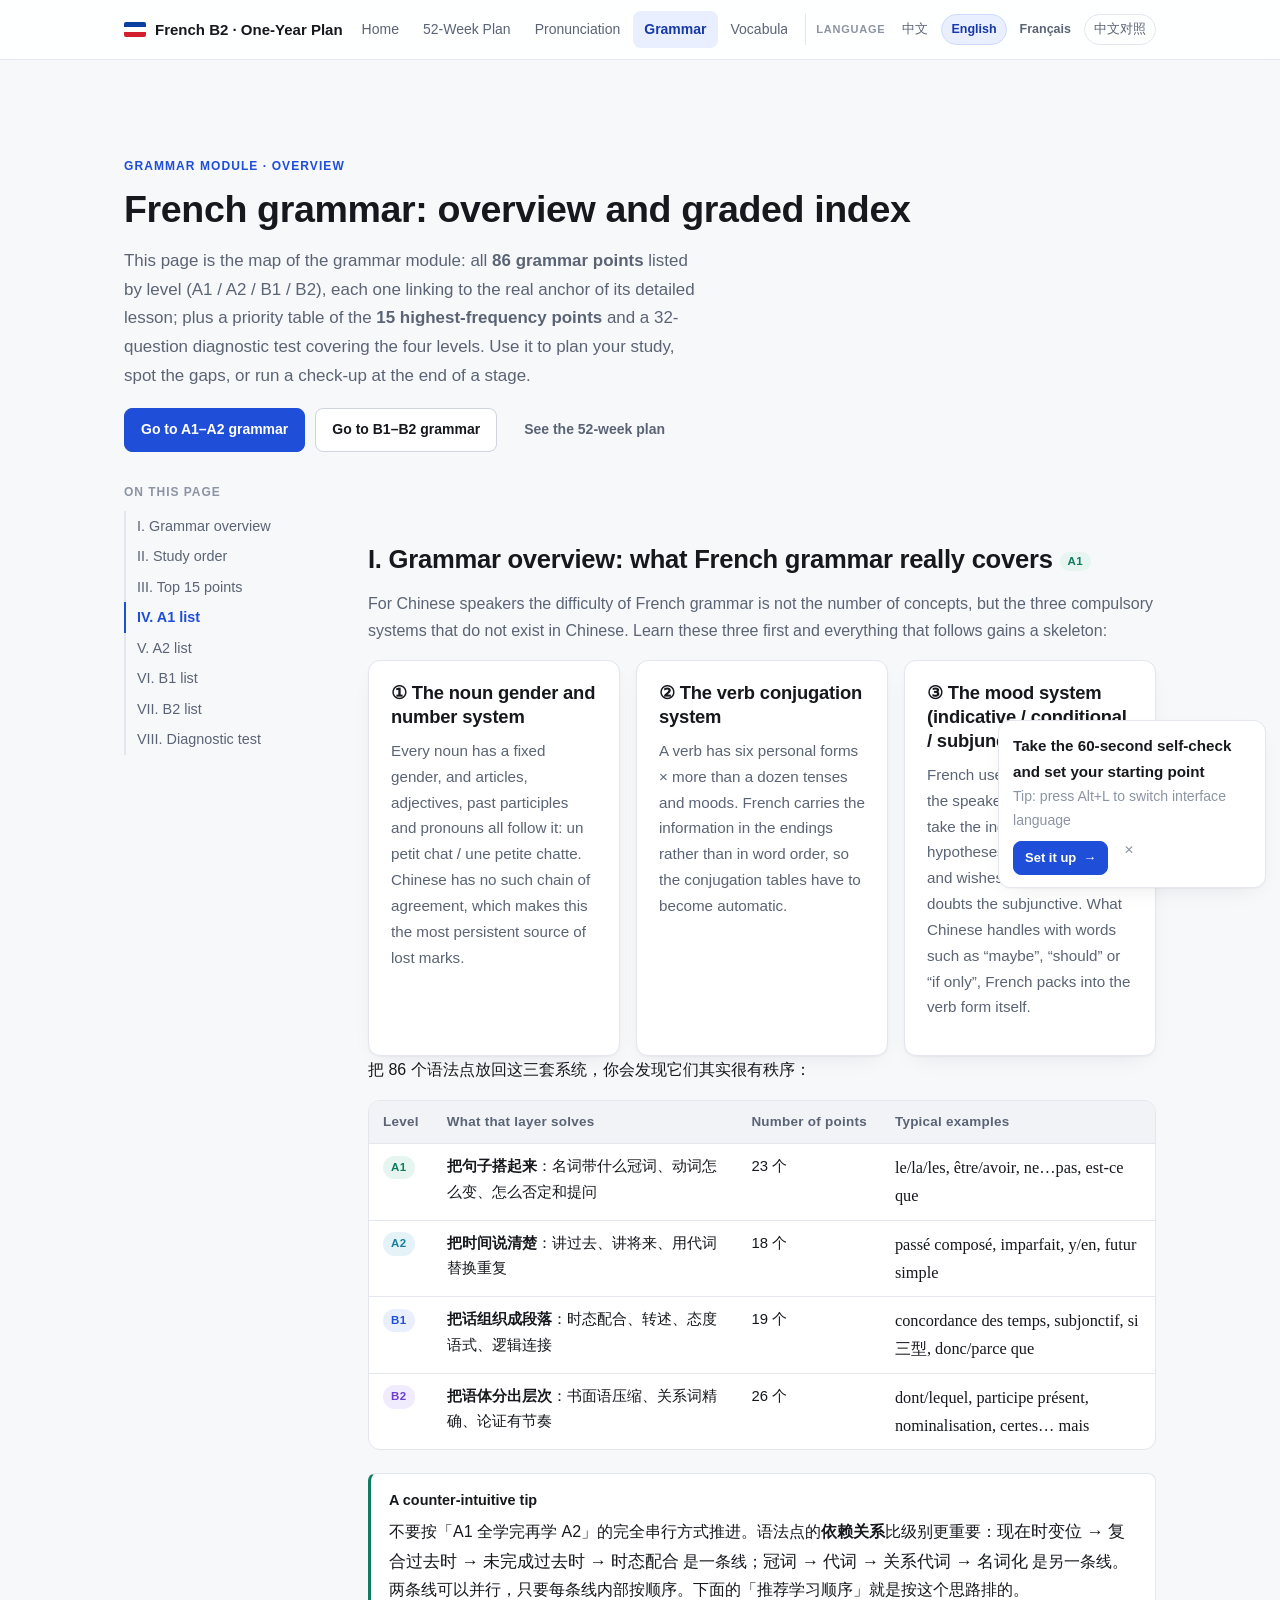
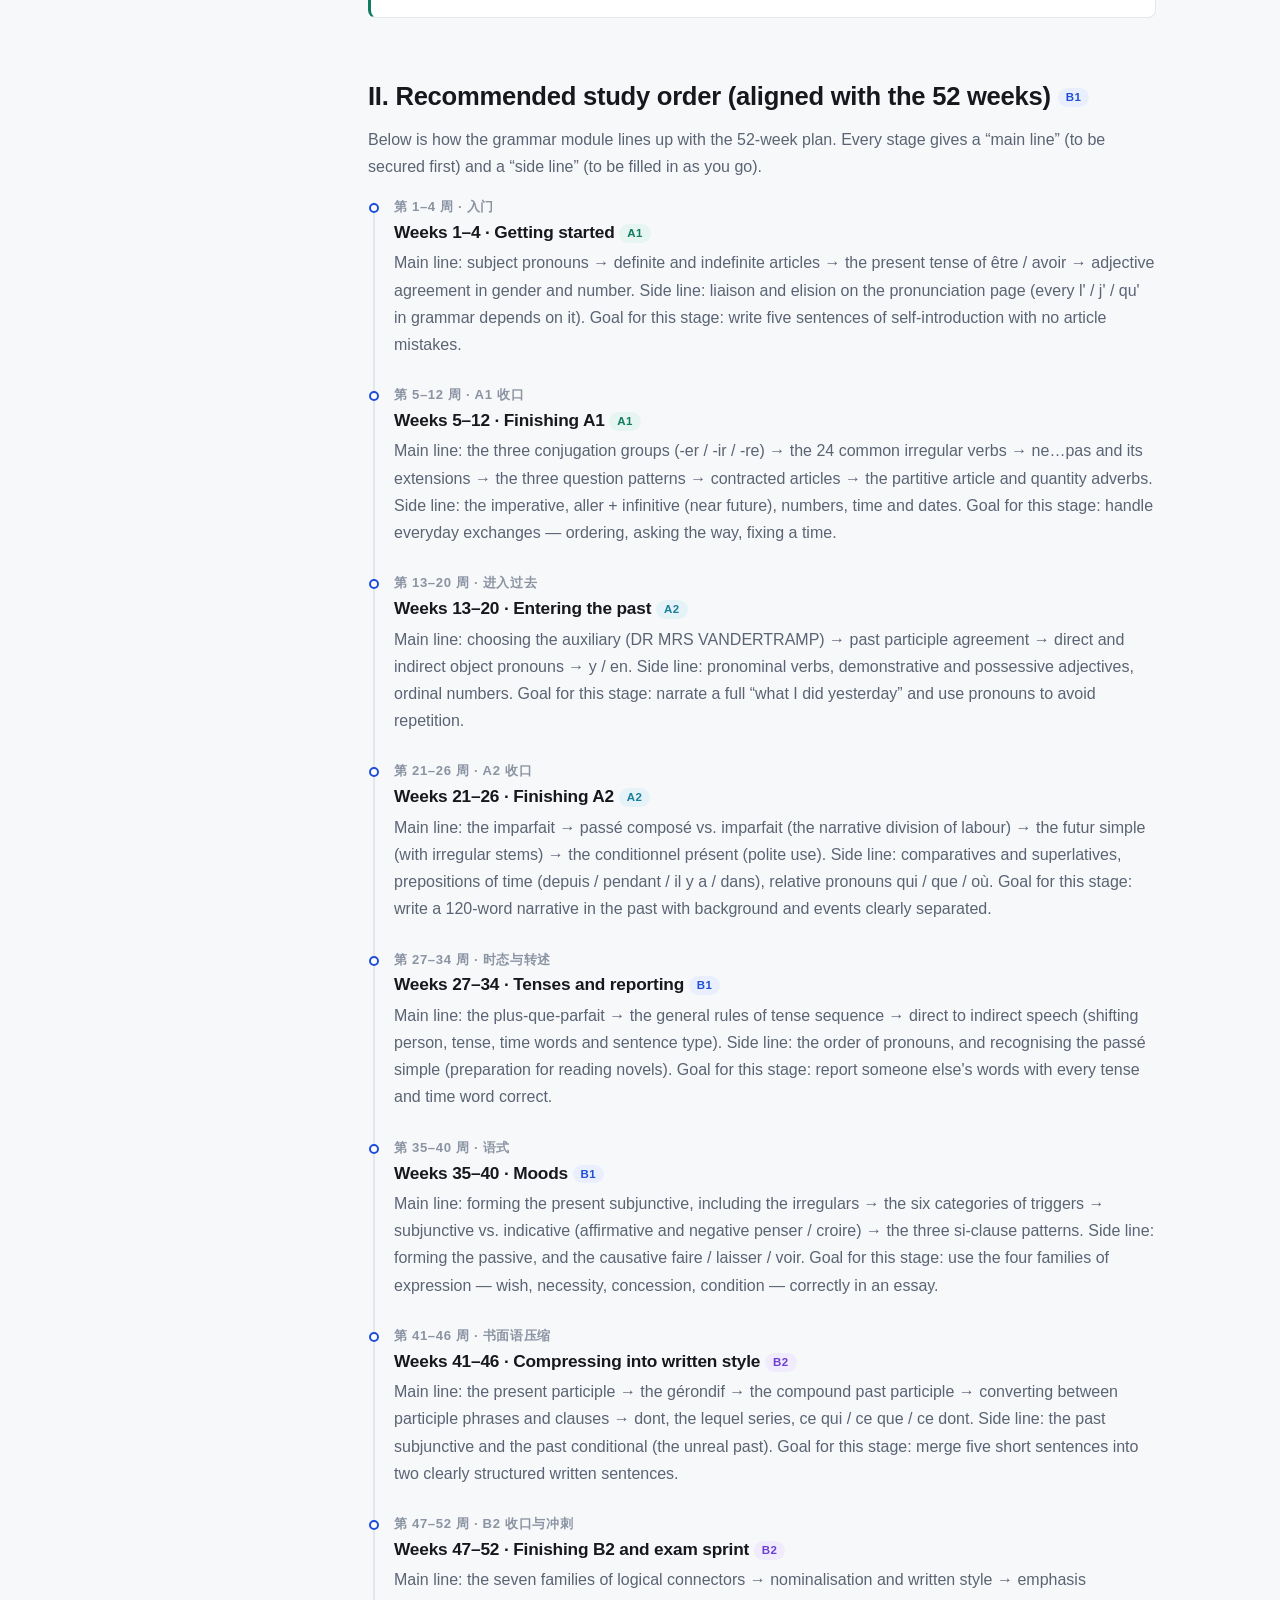
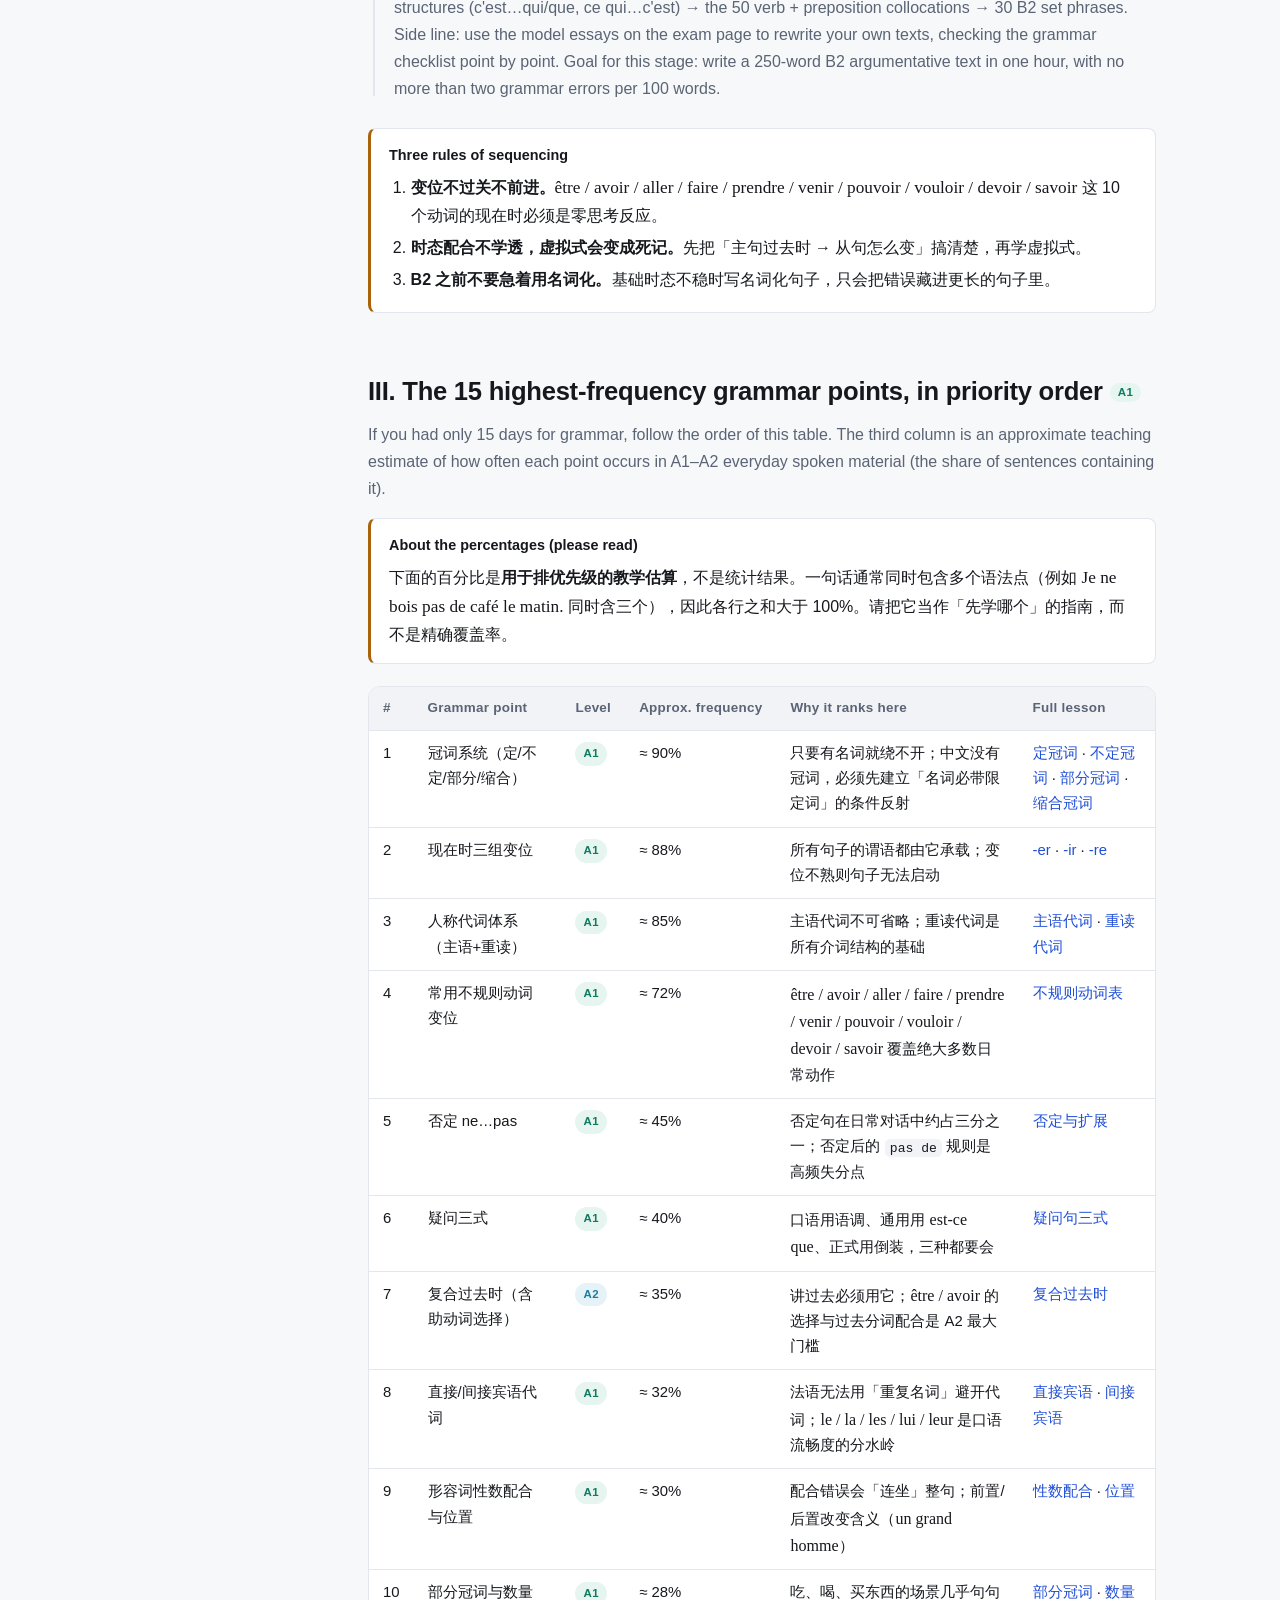
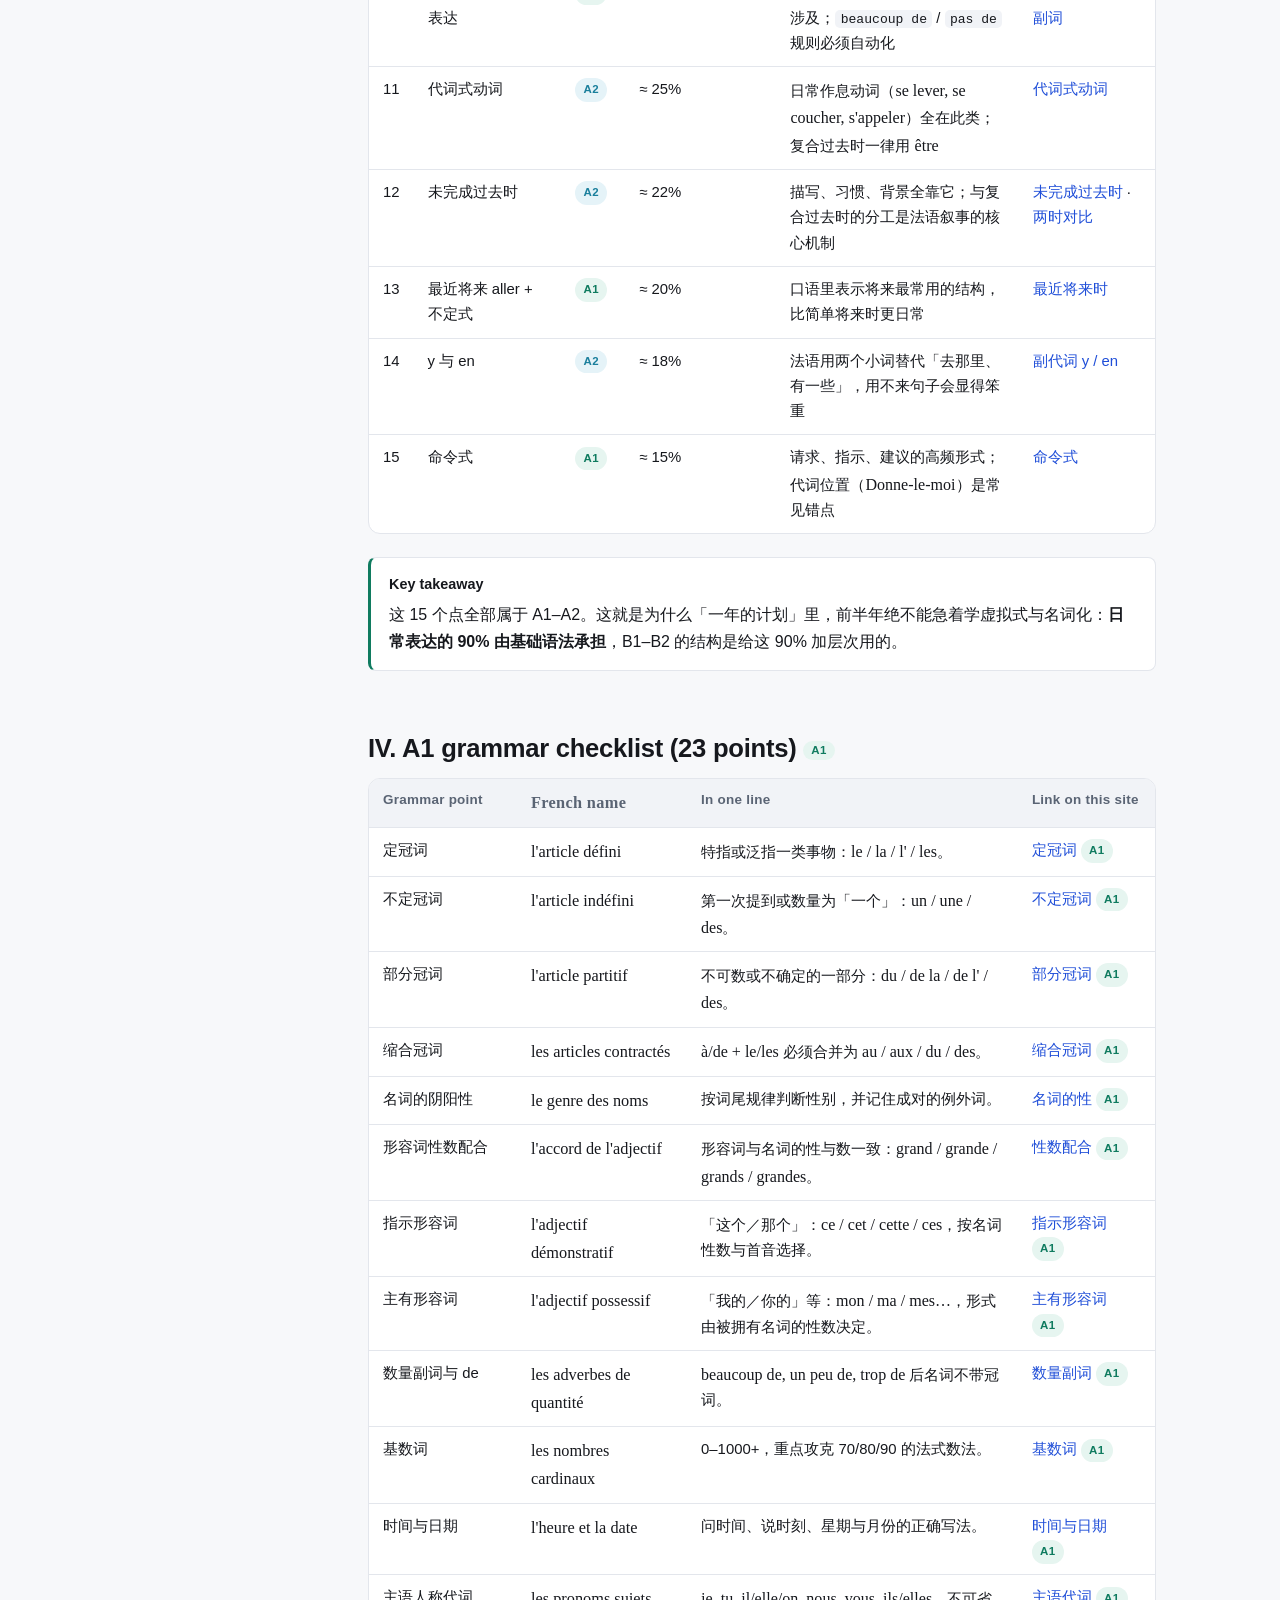
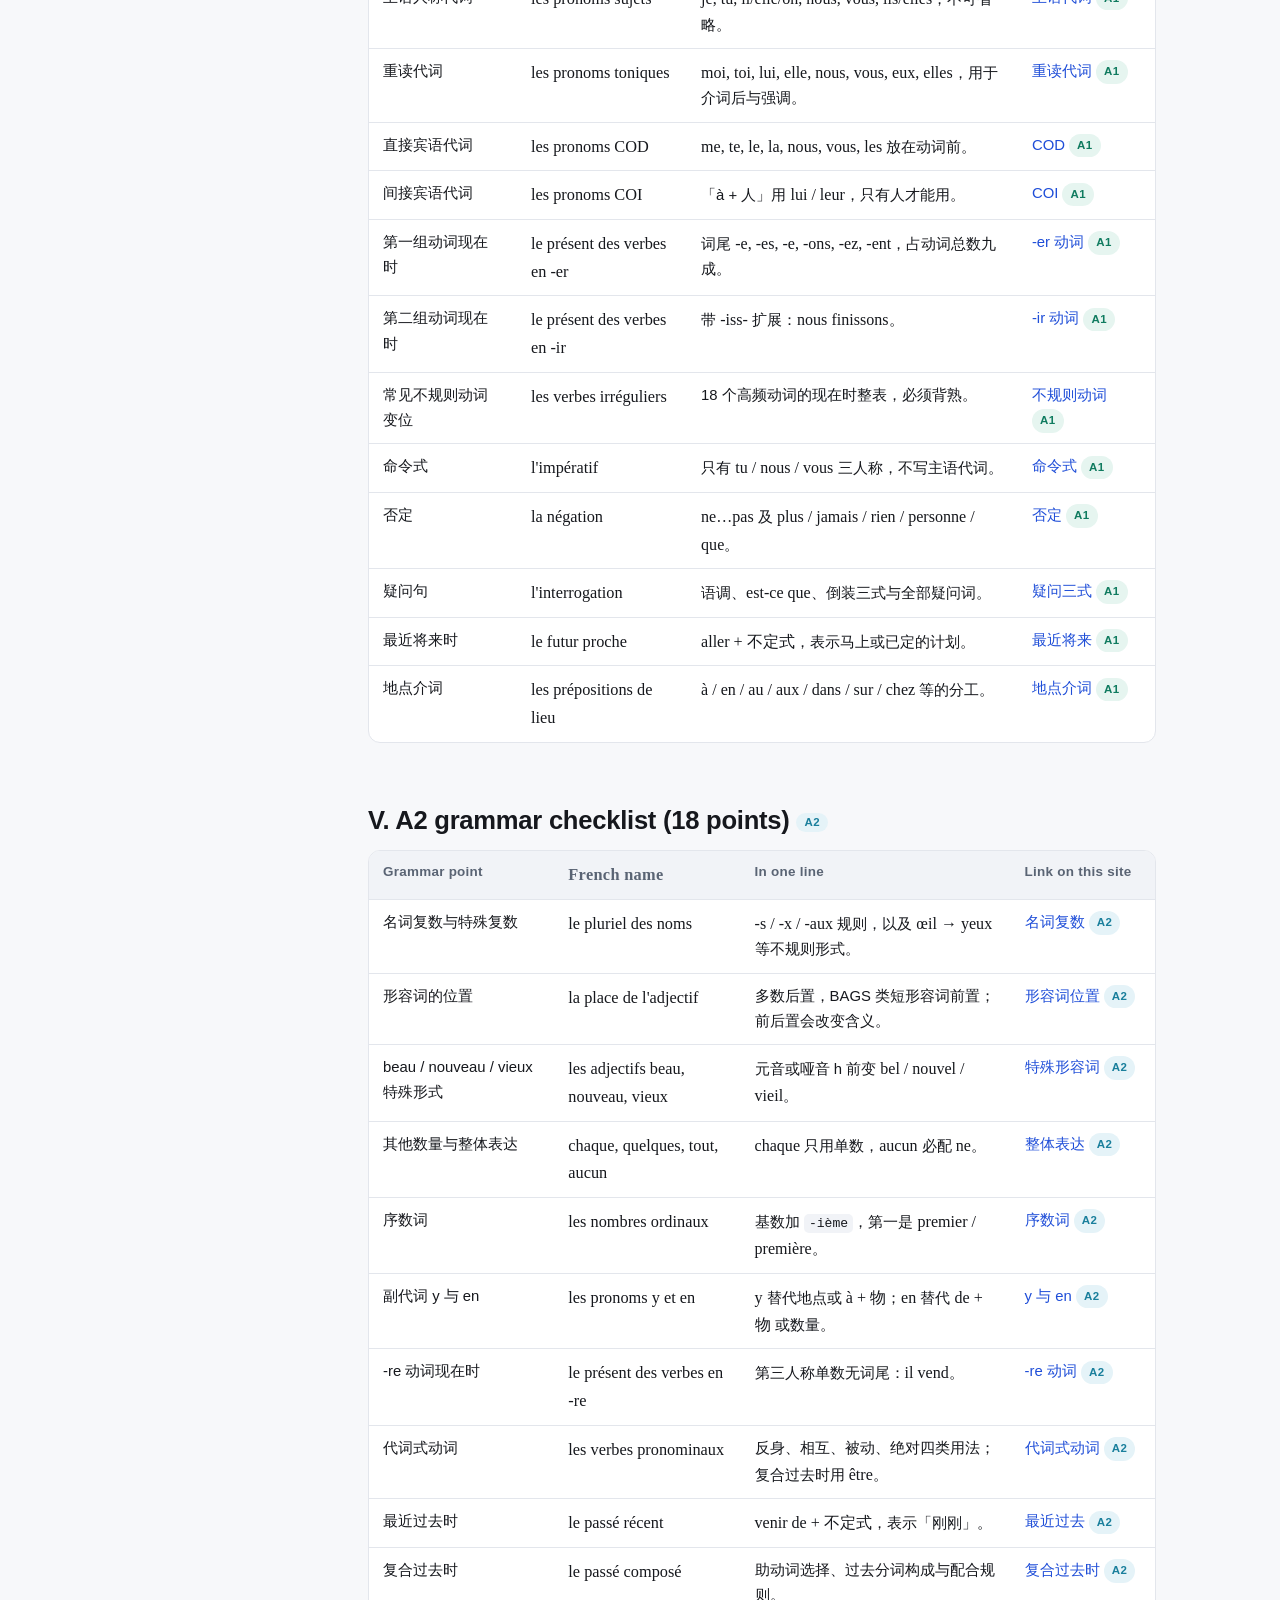
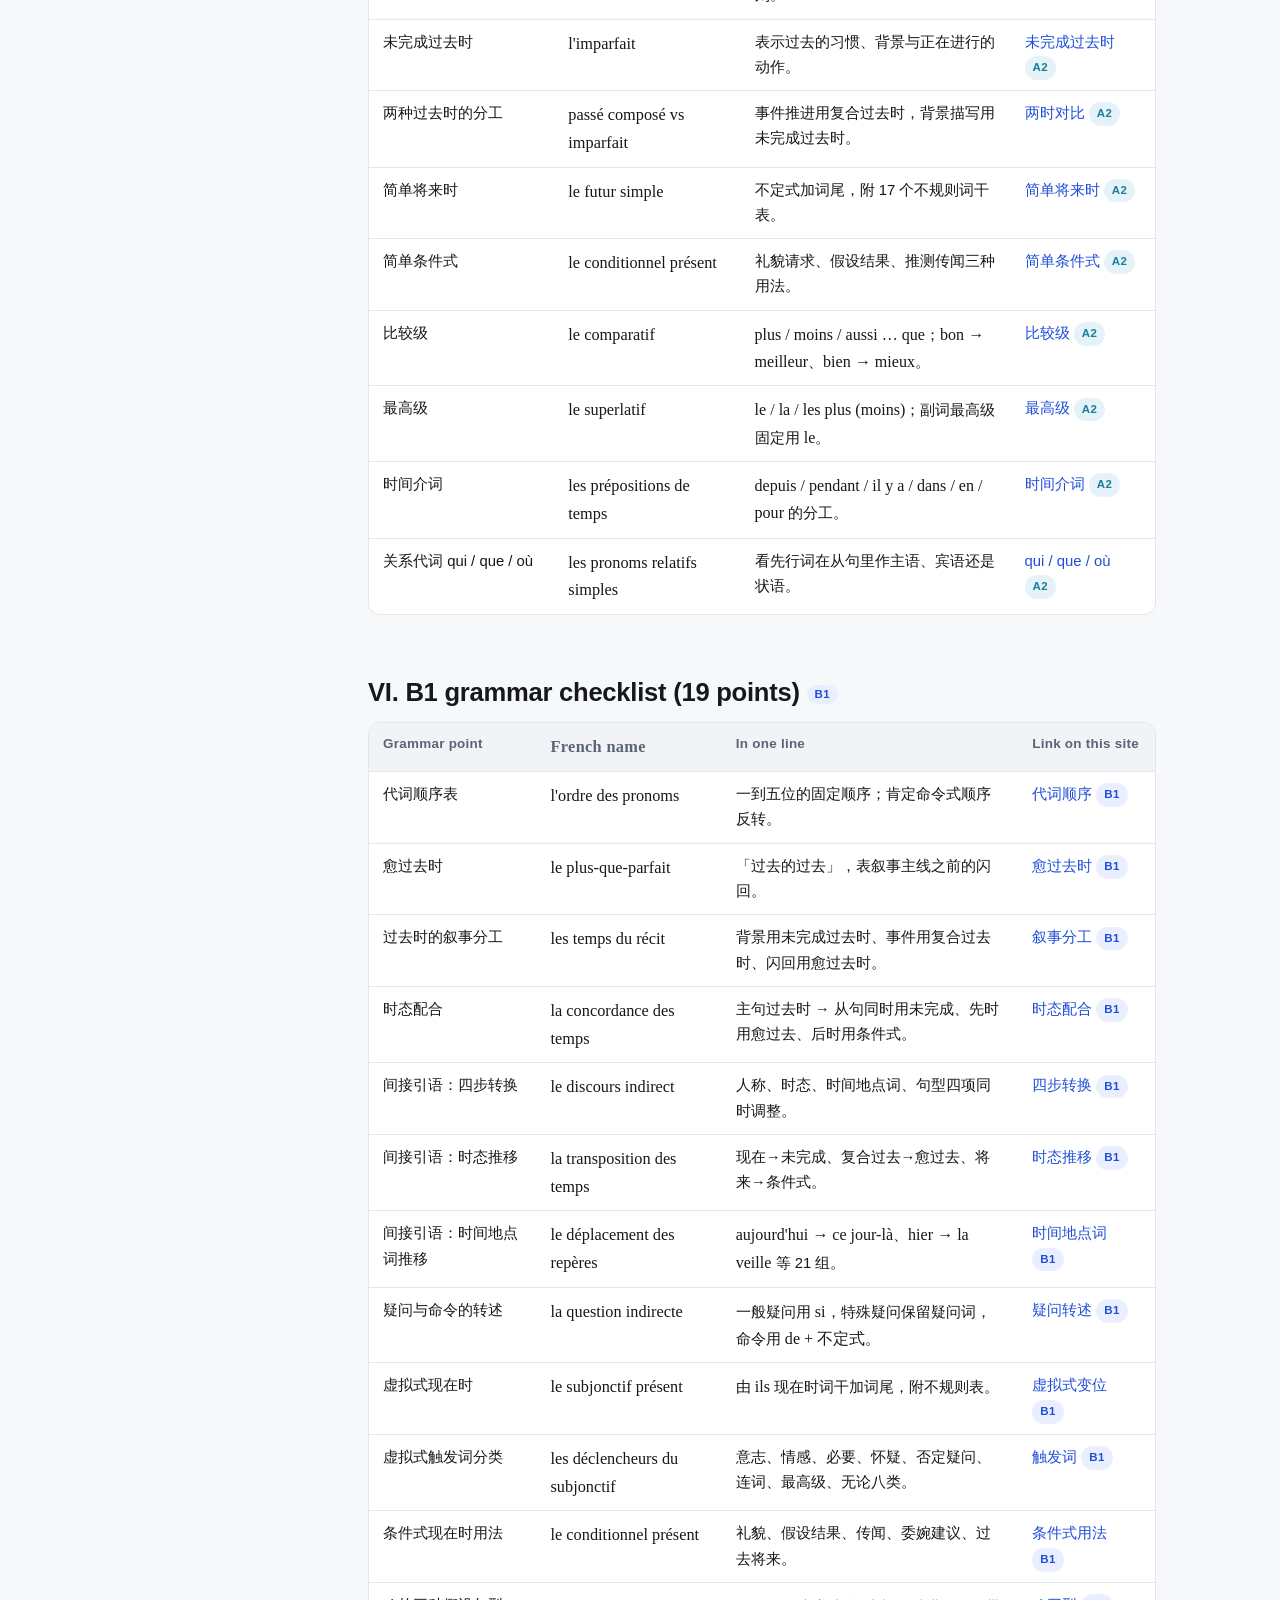
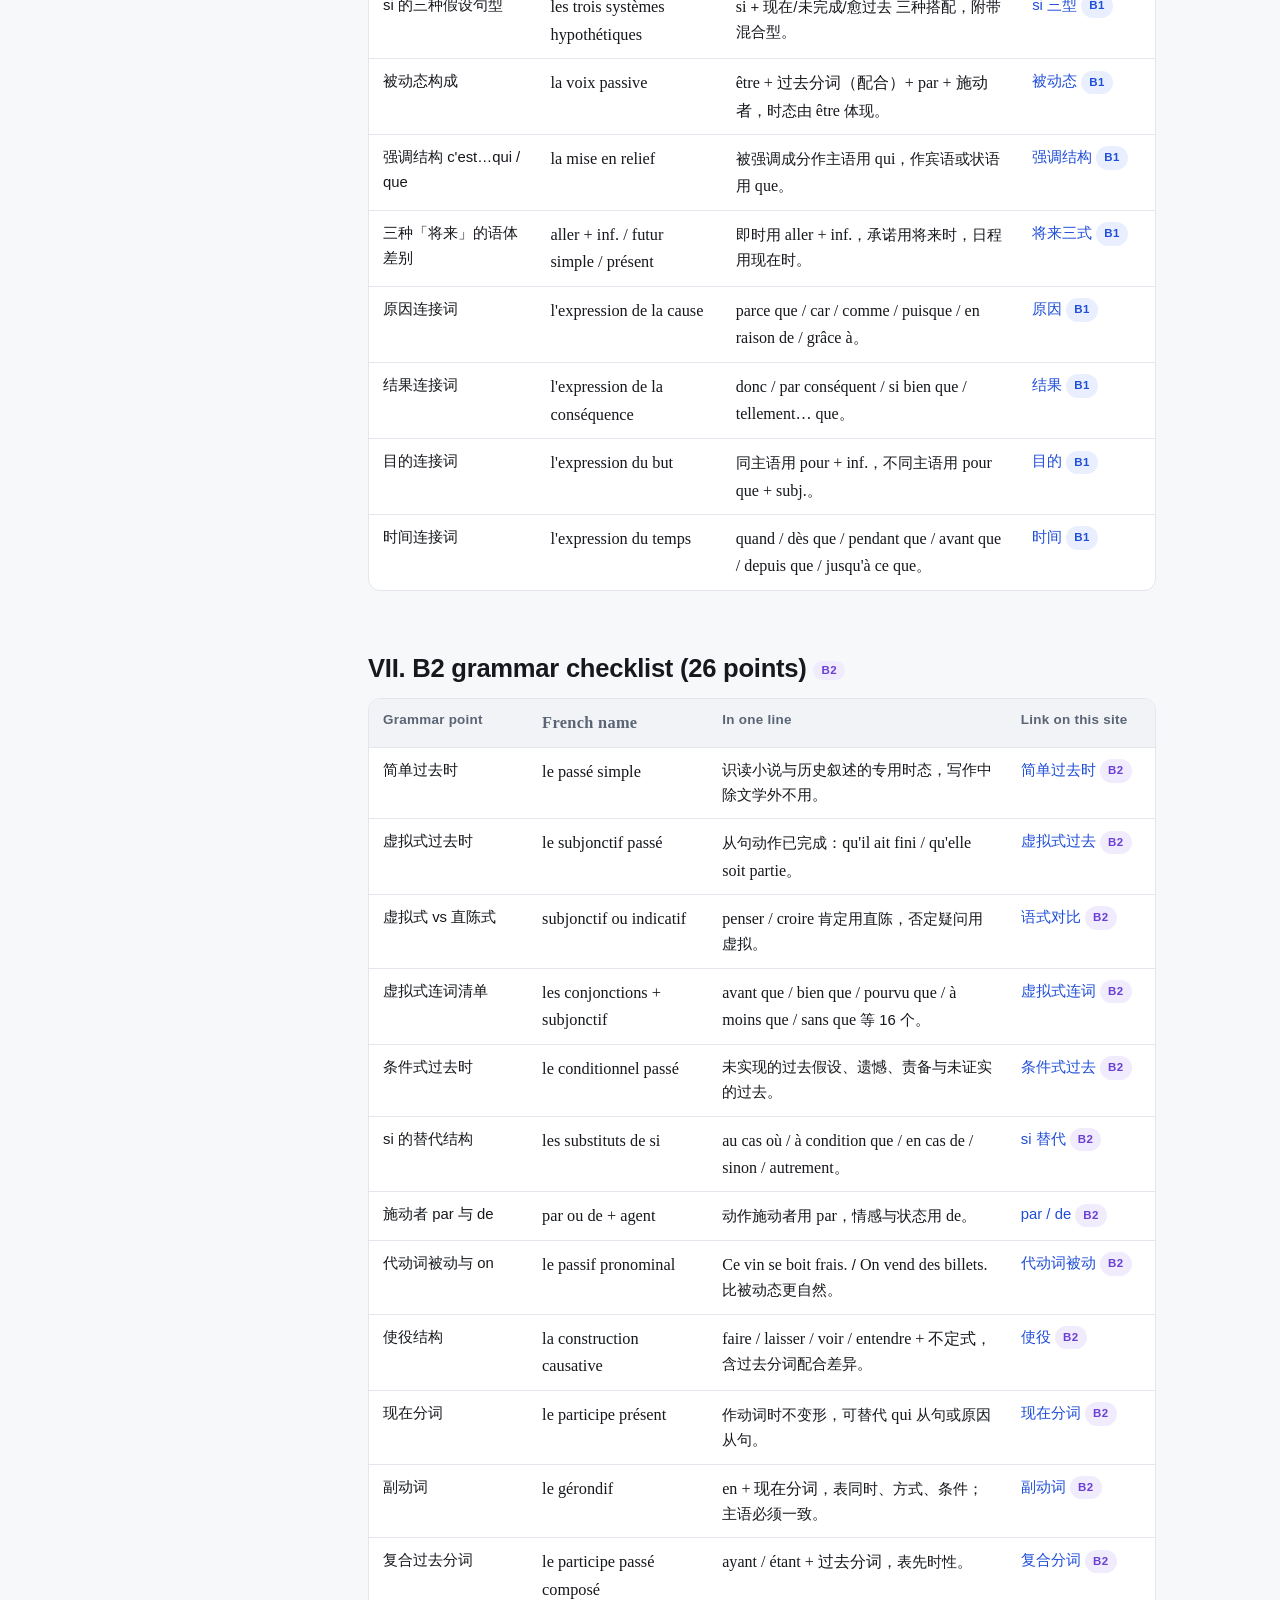
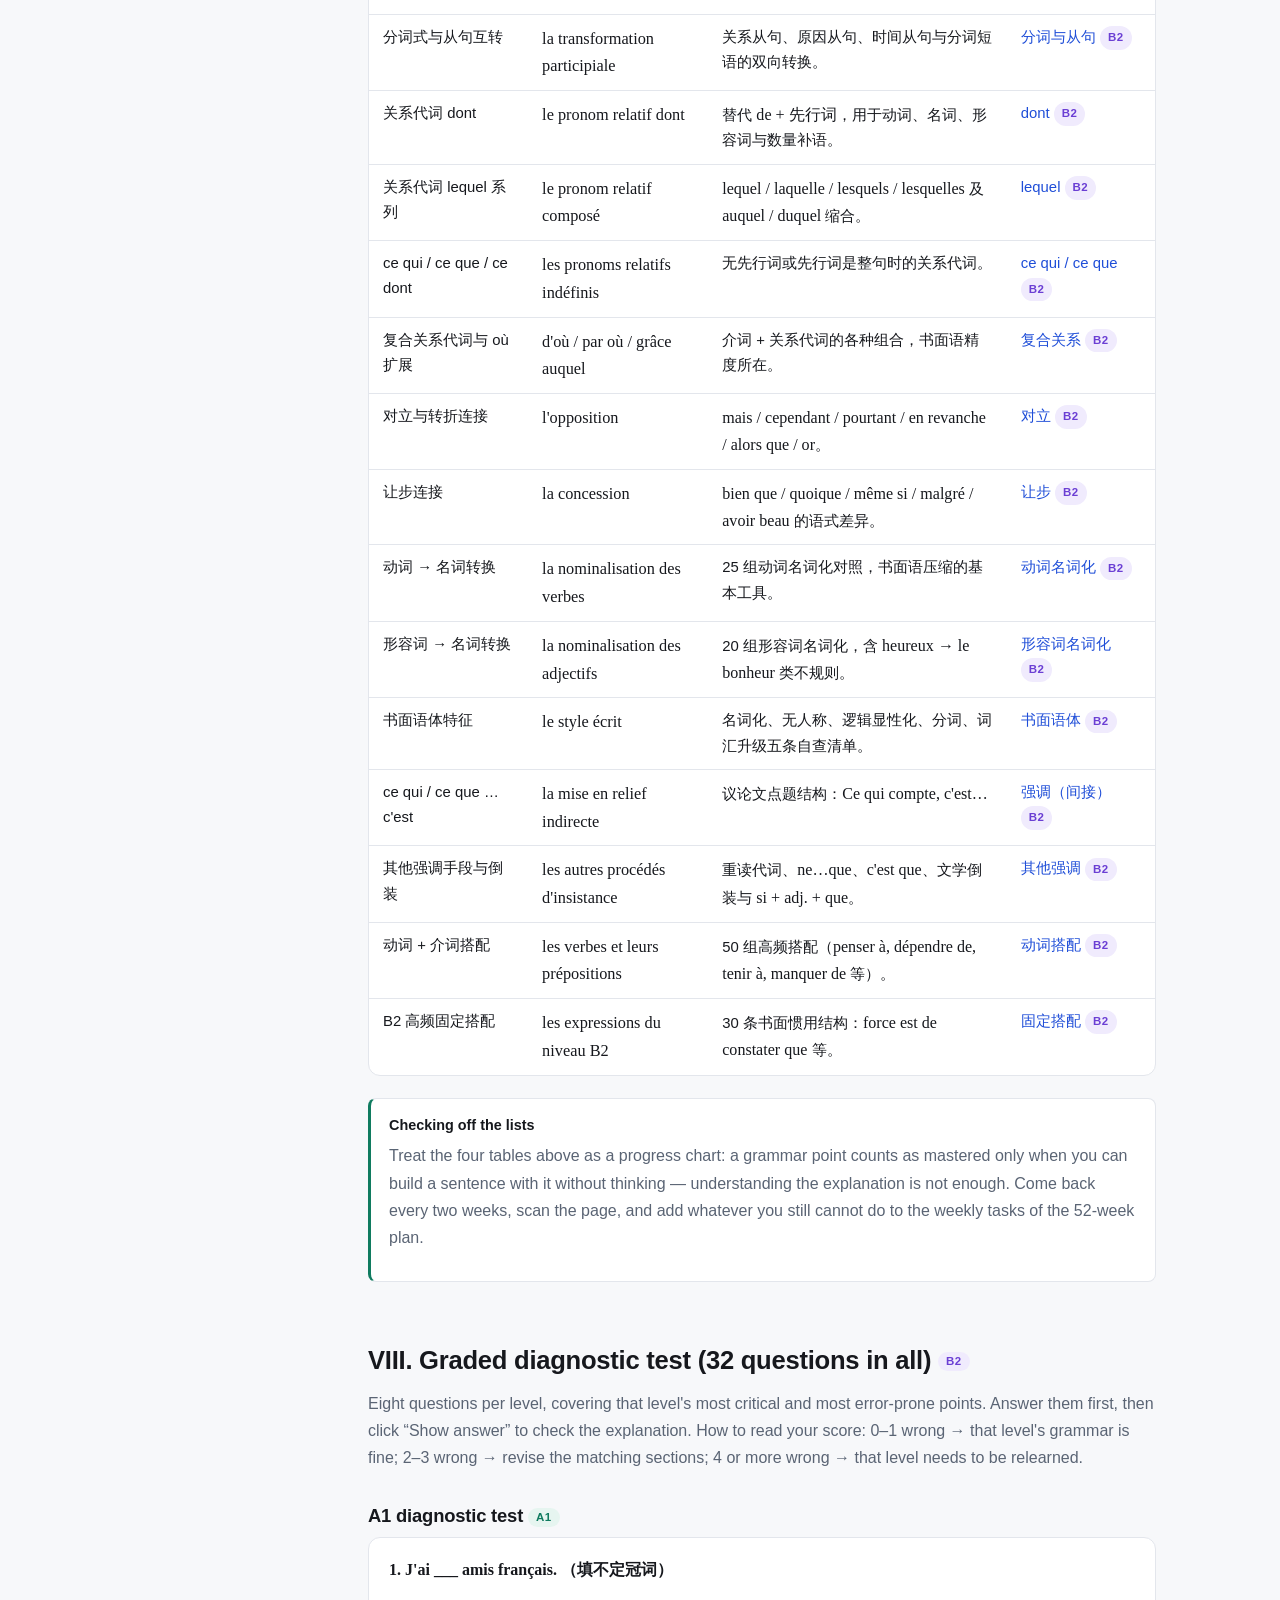
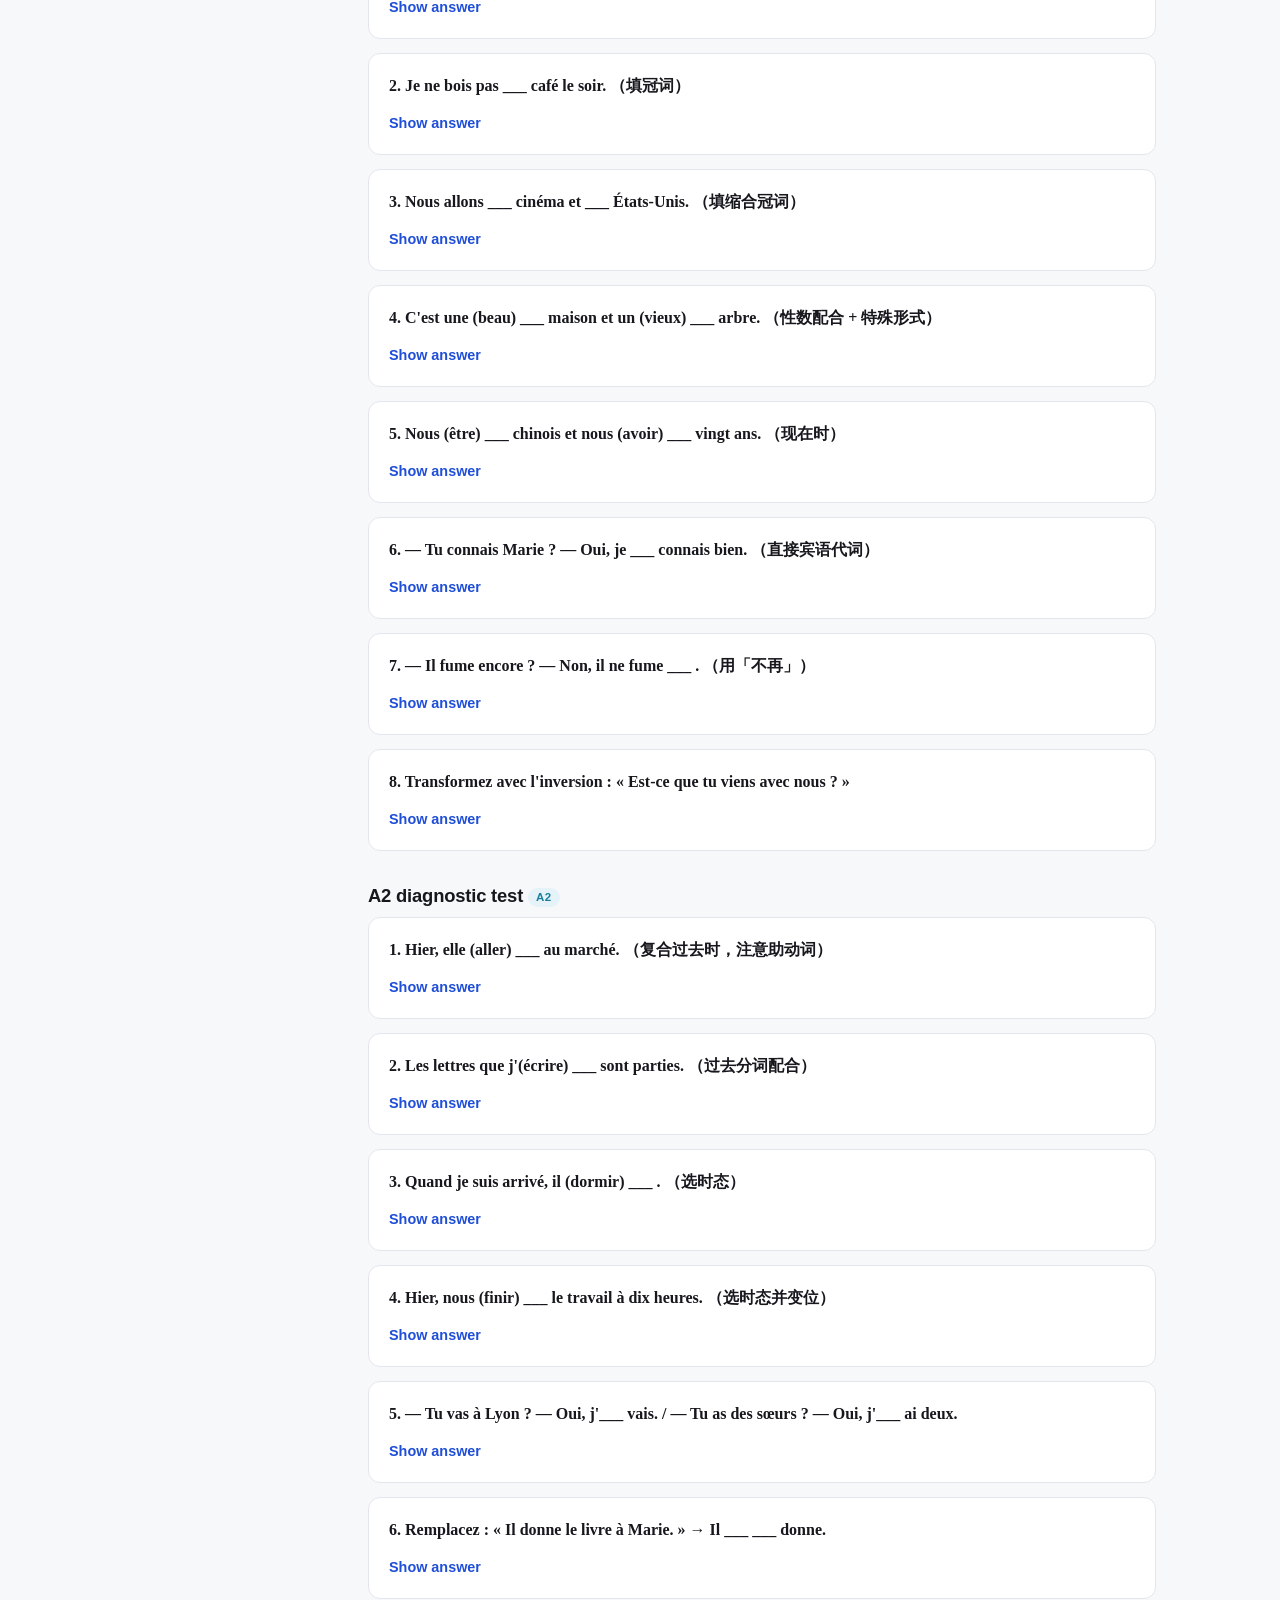
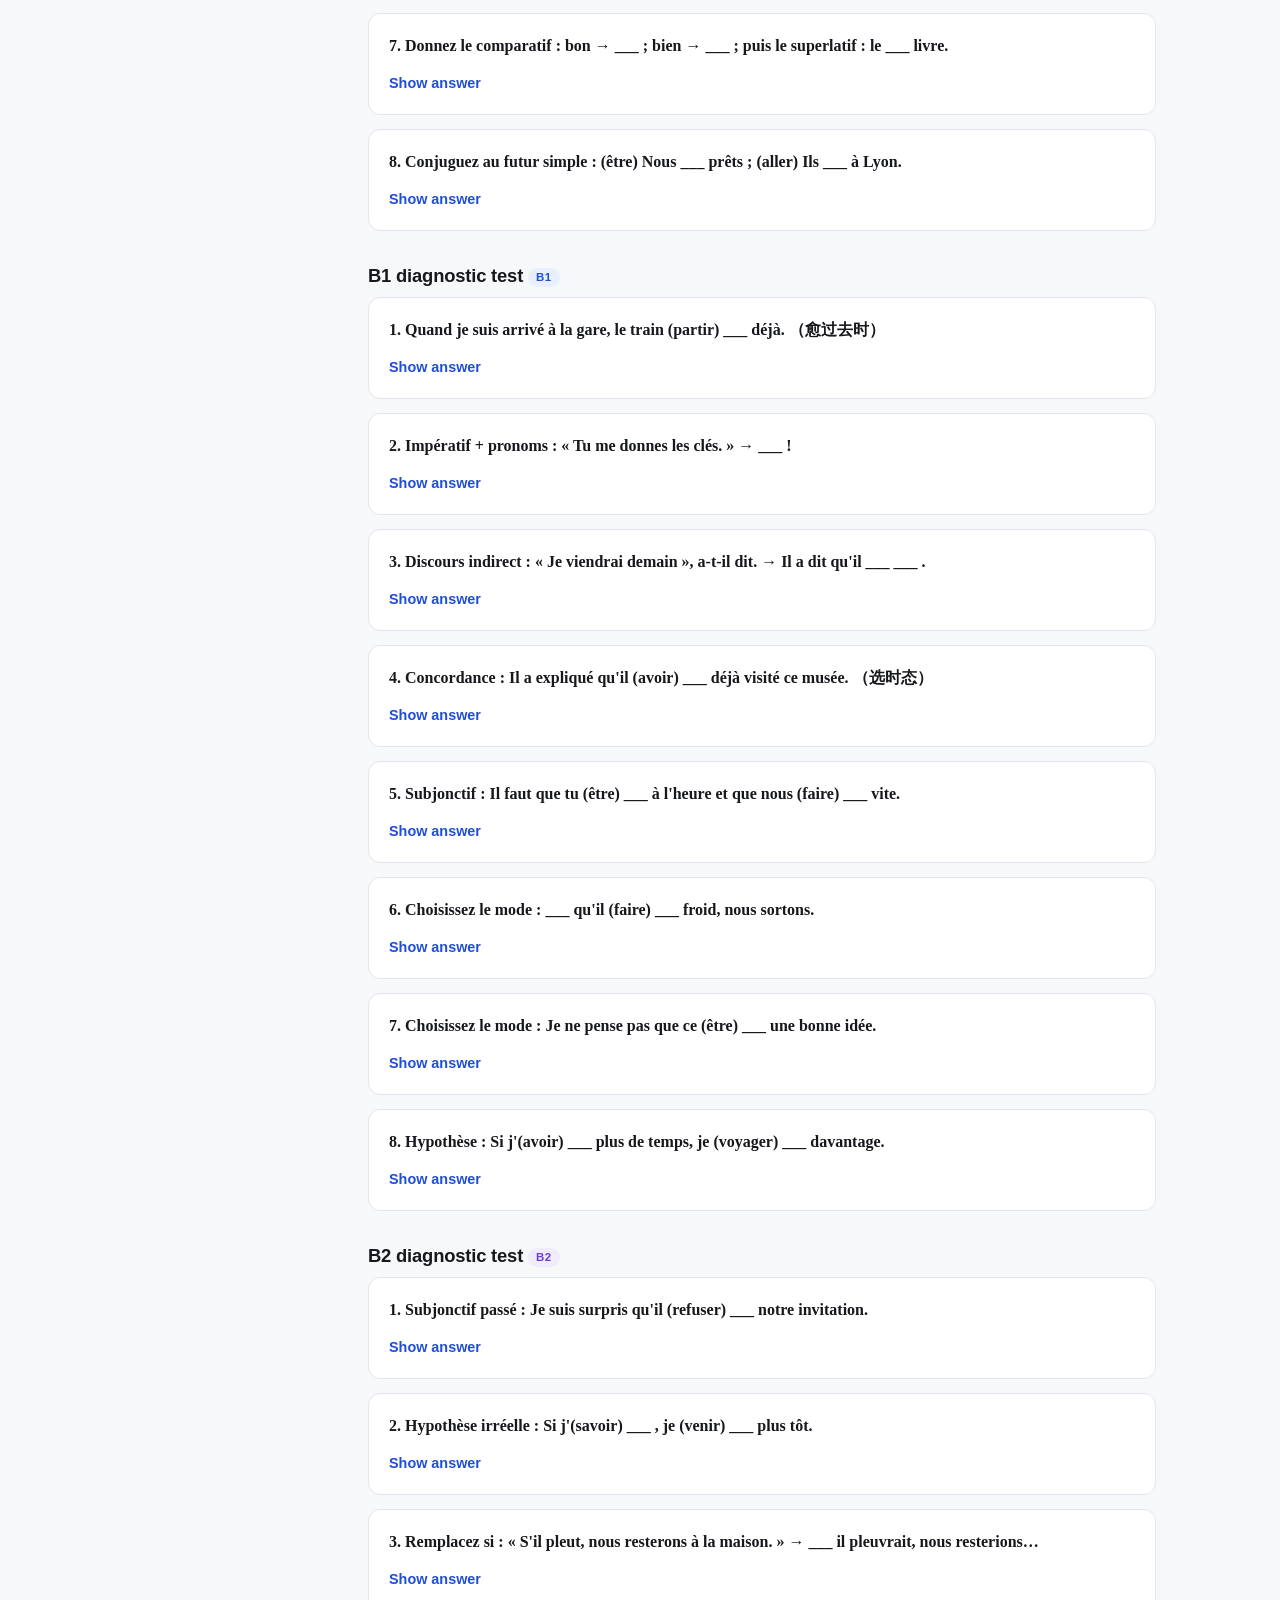
<file: grammar.html>
<!DOCTYPE html>
<html lang="zh-CN">
<head>
<meta charset="UTF-8">
<meta name="viewport" content="width=device-width, initial-scale=1">
<title>语法总览 · 法语 B2 一年计划</title>
<meta name="description" content="法语语法全景与分级索引：A1/A2/B1/B2 全部语法点清单、推荐学习顺序、最高频 15 个语法点与分级诊断自测。">
<link rel="stylesheet" href="styles.css">
</head>
<body>
<a class="skip-link" href="#main">跳到主要内容</a>
<header class="site-nav">
  <div class="wrap">
    <a class="brand" href="index.html">
      <span class="flag" aria-hidden="true"><i></i><i></i><i></i></span>
      <span data-i18n="brand">法语 B2 · 一年计划</span>
    </a>
    <nav class="nav-links" aria-label="主导航" data-i18n-attr="aria-label:nav.main">
      <a href="index.html" data-i18n="nav.home">首页</a>
      <a href="calendar.html" data-i18n="nav.calendar">52周计划</a>
      <a href="phonetics.html" data-i18n="nav.phonetics">发音</a>
      <a href="grammar.html" data-i18n="nav.grammar">语法</a>
      <a href="vocab.html" data-i18n="nav.vocab">词汇</a>
      <a href="dialogue.html" data-i18n="nav.dialogue">对话</a>
      <a href="exams.html" data-i18n="nav.exams">考试</a>
    </nav>
  </div>
</header>
<main id="main">
  <div class="wrap">
    <div class="hero">
      <p class="eyebrow" data-i18n="gr.eyebrow.g">语法模块 · 总览</p>
      <h1><span data-i18n="gr.h.g1">法语语法全景与分级索引</span></h1>
      <p class="lede" data-i18n-html="gr.lede.g">这一页是语法模块的地图：<strong>86 个语法点</strong>按 A1 / A2 / B1 / B2 分级列全，每个点都指向详细讲解的真实锚点；再给你一张「最高频 15 个」优先表和四级共 32 道诊断自测题。你可以用它规划学习、查漏补缺，也可以在学完一个阶段后来做一次体检。</p>
      <div class="btn-row">
        <a class="btn btn-primary" href="grammar-a1a2.html" data-i18n="gr.cta.a1a2">进入 A1–A2 语法</a>
        <a class="btn" href="grammar-b1b2.html" data-i18n="gr.cta.b1b2">进入 B1–B2 语法</a>
        <a class="btn btn-ghost" href="calendar.html" data-i18n="gr.cta.calendar">看 52 周计划</a>
      </div>
    </div>

    <div class="layout-side">
      <aside class="toc"><div class="toc-title" data-i18n="gr.toc.title">本页目录</div>
        <a href="#panorama" data-i18n="gr.toc.panorama">一、语法全景</a>
        <a href="#ordre" data-i18n="gr.toc.ordre">二、推荐学习顺序</a>
        <a href="#top15" data-i18n="gr.toc.top15">三、最高频 15 个语法点</a>
        <a href="#liste-a1" data-i18n="gr.toc.liste-a1">四、A1 清单</a>
        <a href="#liste-a2" data-i18n="gr.toc.liste-a2">五、A2 清单</a>
        <a href="#liste-b1" data-i18n="gr.toc.liste-b1">六、B1 清单</a>
        <a href="#liste-b2" data-i18n="gr.toc.liste-b2">七、B2 清单</a>
        <a href="#diagnostic" data-i18n="gr.toc.diagnostic">八、分级诊断自测</a>
      </aside>
      <div>

<h2 id="panorama"><span data-i18n="gr.h.panorama">一、语法全景：法语语法到底在学什么</span> <span class="badge badge-a1">A1</span></h2>
<p data-lang-zh>中文母语者学法语语法，难点不在「概念多」，而在<strong>汉语里不存在的三套强制系统</strong>。先把这三套记住，后面的学习就有了骨架：</p>
<p hidden data-lang-alt="en">For Chinese speakers the difficulty of French grammar is not the number of concepts, but the three compulsory systems that do not exist in Chinese. Learn these three first and everything that follows gains a skeleton:</p>
<p hidden data-lang-alt="fr">Pour un sinophone, la difficulté de la grammaire française n'est pas le nombre de notions, mais les trois systèmes obligatoires qui n'existent pas en chinois. Retenez d'abord ces trois systèmes : tout le reste s'organise ensuite.</p>
<div class="grid grid-3">
  <div class="card">
    <h3><span data-i18n="gr.h.g2">① 名词的性数系统</span></h3>
    <p data-lang-zh>每个名词有固定的阴阳性，冠词、形容词、过去分词、代词都要跟着变。<span class="fr">un petit chat</span> / <span class="fr">une petite chatte</span>。中文没有这种连锁配合，所以这是最容易持续失分的地方。</p>
<p hidden data-lang-alt="en">Every noun has a fixed gender, and articles, adjectives, past participles and pronouns all follow it: un petit chat / une petite chatte. Chinese has no such chain of agreement, which makes this the most persistent source of lost marks.</p>
<p hidden data-lang-alt="fr">Chaque nom a un genre fixe, et les articles, les adjectifs, les participes passés et les pronoms s'accordent avec lui : un petit chat / une petite chatte. Le chinois ignore cette chaîne d'accords : c'est la source de fautes la plus tenace.</p>
  </div>
  <div class="card">
    <h3><span data-i18n="gr.h.g3">② 动词的变位系统</span></h3>
    <p data-lang-zh>一个动词有 6 个人称形式 × 十几个时态语式。法语不靠语序而靠<strong>词尾</strong>承载信息，所以变位表必须背到自动化。</p>
<p hidden data-lang-alt="en">A verb has six personal forms × more than a dozen tenses and moods. French carries the information in the endings rather than in word order, so the conjugation tables have to become automatic.</p>
<p hidden data-lang-alt="fr">Un verbe possède six formes personnelles × plus d'une douzaine de temps et de modes. Le français porte l'information dans les terminaisons plutôt que dans l'ordre des mots : les tableaux de conjugaison doivent devenir automatiques.</p>
  </div>
  <div class="card">
    <h3><span data-i18n="gr.h.g4">③ 语式系统（直陈 / 条件 / 虚拟）</span></h3>
    <p data-lang-zh>法语用<strong>语式</strong>表达说话人的态度：事实用直陈式，假设用条件式，愿望/情感/怀疑用虚拟式。中文用「可能、应该、但愿」等词分担的功能，法语压缩进了动词形式里。</p>
<p hidden data-lang-alt="en">French uses mood to express the speaker's attitude: facts take the indicative, hypotheses the conditional, and wishes, emotions or doubts the subjunctive. What Chinese handles with words such as “maybe”, “should” or “if only”, French packs into the verb form itself.</p>
<p hidden data-lang-alt="fr">Le français exprime l'attitude du locuteur par le mode : le fait appelle l'indicatif, l'hypothèse le conditionnel, le souhait, l'émotion ou le doute le subjonctif. Ce que le chinois confie à des mots comme « peut-être », « devrait » ou « pourvu que », le français le comprime dans la forme verbale.</p>
  </div>
</div>
<p>把 86 个语法点放回这三套系统，你会发现它们其实很有秩序：</p>
<div class="table-scroll">
<table>
<thead><tr><th data-i18n="gr.th.041">层级</th><th data-i18n="gr.th.042">那一层在解决什么问题</th><th data-i18n="gr.th.043">语法点数量</th><th data-i18n="gr.th.044">典型代表</th></tr></thead>
<tbody>
<tr><td><span class="badge badge-a1">A1</span></td><td><strong>把句子搭起来</strong>：名词带什么冠词、动词怎么变、怎么否定和提问</td><td>23 个</td><td class="fr">le/la/les, être/avoir, ne…pas, est-ce que</td></tr>
<tr><td><span class="badge badge-a2">A2</span></td><td><strong>把时间说清楚</strong>：讲过去、讲将来、用代词替换重复</td><td>18 个</td><td class="fr">passé composé, imparfait, y/en, futur simple</td></tr>
<tr><td><span class="badge badge-b1">B1</span></td><td><strong>把话组织成段落</strong>：时态配合、转述、态度语式、逻辑连接</td><td>19 个</td><td class="fr">concordance des temps, subjonctif, si 三型, donc/parce que</td></tr>
<tr><td><span class="badge badge-b2">B2</span></td><td><strong>把语体分出层次</strong>：书面语压缩、关系词精确、论证有节奏</td><td>26 个</td><td class="fr">dont/lequel, participe présent, nominalisation, certes… mais</td></tr>
</tbody>
</table>
</div>
<div class="note note-tip">
  <div class="note-title" data-i18n="gr.nt.02">一个反常识的建议</div>
  <p class="mb-0">不要按「A1 全学完再学 A2」的完全串行方式推进。语法点的<strong>依赖关系</strong>比级别更重要：<span class="fr">现在时变位 → 复合过去时 → 未完成过去时 → 时态配合</span> 是一条线；<span class="fr">冠词 → 代词 → 关系代词 → 名词化</span> 是另一条线。两条线可以并行，只要每条线内部按顺序。下面的「推荐学习顺序」就是按这个思路排的。</p>
</div>

<h2 id="ordre"><span data-i18n="gr.h.ordre">二、推荐学习顺序（对应 52 周节奏）</span> <span class="badge badge-b1">B1</span></h2>
<p data-lang-zh>下面是语法模块与 <a href="calendar.html">52 周计划</a>的对应关系。每一阶段都给「主线」（必须先拿下）和「副线」（可以边用边补）。</p>
<p hidden data-lang-alt="en">Below is how the grammar module lines up with the 52-week plan. Every stage gives a “main line” (to be secured first) and a “side line” (to be filled in as you go).</p>
<p hidden data-lang-alt="fr">Voici la correspondance entre le module de grammaire et le programme de 52 semaines. Chaque étape indique une « ligne principale » (à maîtriser d'abord) et une « ligne secondaire » (à compléter en route).</p>
<div class="timeline">
  <div class="tl-item">
    <div class="tl-q">第 1–4 周 · 入门</div>
    <h3><span data-i18n="gr.h.g5">发音对齐 + 名词的性数 + 最简句型</span> <span class="badge badge-a1">A1</span></h3>
    <p data-lang-zh><strong>主线：</strong>主语人称代词 → 定冠词/不定冠词 → <span class="fr">être / avoir</span> 现在时 → 形容词性数配合。<br>
    <strong>副线：</strong><a href="phonetics.html">发音页</a>的联诵与省音（语法里的 <span class="fr">l' / j' / qu'</span> 都靠它）。<br>
    <strong>本阶段目标：</strong>能写 5 句自我介绍，且冠词不出错。</p>
<p hidden data-lang-alt="en">Main line: subject pronouns → definite and indefinite articles → the present tense of être / avoir → adjective agreement in gender and number. Side line: liaison and elision on the pronunciation page (every l' / j' / qu' in grammar depends on it). Goal for this stage: write five sentences of self-introduction with no article mistakes.</p>
<p hidden data-lang-alt="fr">Ligne principale : pronoms sujets → articles définis et indéfinis → présent de être / avoir → accord de l'adjectif en genre et en nombre. Ligne secondaire : la liaison et l'élision de la page prononciation (tous les l' / j' / qu' de la grammaire en dépendent). Objectif de l'étape : écrire cinq phrases de présentation sans faute d'article.</p>
  </div>
  <div class="tl-item">
    <div class="tl-q">第 5–12 周 · A1 收口</div>
    <h3><span data-i18n="gr.h.g6">现在时三组变位 + 否定 + 疑问 + 部分冠词</span> <span class="badge badge-a1">A1</span></h3>
    <p data-lang-zh><strong>主线：</strong>-er/-ir/-re 三组变位 → 常见 24 个不规则动词 → <span class="fr">ne…pas</span> 及扩展 → 疑问三式 → 缩合冠词 → 部分冠词与数量副词。<br>
    <strong>副线：</strong>命令式、<span class="fr">aller + inf.</span>（最近将来）、数字与时间日期。<br>
    <strong>本阶段目标：</strong>能完成日常对话：点单、问路、约时间。</p>
<p hidden data-lang-alt="en">Main line: the three conjugation groups (-er / -ir / -re) → the 24 common irregular verbs → ne…pas and its extensions → the three question patterns → contracted articles → the partitive article and quantity adverbs. Side line: the imperative, aller + infinitive (near future), numbers, time and dates. Goal for this stage: handle everyday exchanges — ordering, asking the way, fixing a time.</p>
<p hidden data-lang-alt="fr">Ligne principale : les trois groupes (-er / -ir / -re) → les 24 verbes irréguliers courants → ne…pas et ses variantes → les trois formes interrogatives → les articles contractés → l'article partitif et les adverbes de quantité. Ligne secondaire : l'impératif, aller + infinitif (futur proche), les nombres, l'heure et la date. Objectif de l'étape : se débrouiller dans les échanges du quotidien — commander, demander son chemin, fixer un rendez-vous.</p>
  </div>
  <div class="tl-item">
    <div class="tl-q">第 13–20 周 · 进入过去</div>
    <h3><span data-i18n="gr.h.g7">复合过去时 + 代词体系</span> <span class="badge badge-a2">A2</span></h3>
    <p data-lang-zh><strong>主线：</strong>助动词选择（<span class="fr">DR MRS VANDERTRAMP</span>）→ 过去分词配合 → 直接/间接宾语代词 → <span class="fr">y / en</span>。<br>
    <strong>副线：</strong>代词式动词、指示形容词、主有形容词、序数词。<br>
    <strong>本阶段目标：</strong>能完整叙述「昨天做了什么」，并会用代词避免重复。</p>
<p hidden data-lang-alt="en">Main line: choosing the auxiliary (DR MRS VANDERTRAMP) → past participle agreement → direct and indirect object pronouns → y / en. Side line: pronominal verbs, demonstrative and possessive adjectives, ordinal numbers. Goal for this stage: narrate a full “what I did yesterday” and use pronouns to avoid repetition.</p>
<p hidden data-lang-alt="fr">Ligne principale : le choix de l'auxiliaire (DR MRS VANDERTRAMP) → l'accord du participe passé → les pronoms compléments directs et indirects → y / en. Ligne secondaire : les verbes pronominaux, les adjectifs démonstratifs et possessifs, les nombres ordinaux. Objectif de l'étape : raconter en entier « ce que j'ai fait hier » et éviter les répétitions grâce aux pronoms.</p>
  </div>
  <div class="tl-item">
    <div class="tl-q">第 21–26 周 · A2 收口</div>
    <h3><span data-i18n="gr.h.g8">未完成过去时 + 两种过去时分工 + 将来与条件</span> <span class="badge badge-a2">A2</span></h3>
    <p data-lang-zh><strong>主线：</strong>未完成过去时 → 复合过去时 vs 未完成过去时（叙事分工）→ 简单将来时（含不规则词干）→ 简单条件式（礼貌用法）。<br>
    <strong>副线：</strong>比较级与最高级、时间介词（<span class="fr">depuis / pendant / il y a / dans</span>）、关系代词 <span class="fr">qui / que / où</span>。<br>
    <strong>本阶段目标：</strong>能写一段 120 词的过去叙述，背景与事件分明。</p>
<p hidden data-lang-alt="en">Main line: the imparfait → passé composé vs. imparfait (the narrative division of labour) → the futur simple (with irregular stems) → the conditionnel présent (polite use). Side line: comparatives and superlatives, prepositions of time (depuis / pendant / il y a / dans), relative pronouns qui / que / où. Goal for this stage: write a 120-word narrative in the past with background and events clearly separated.</p>
<p hidden data-lang-alt="fr">Ligne principale : l'imparfait → passé composé ou imparfait (la répartition narrative) → le futur simple (avec ses radicaux irréguliers) → le conditionnel présent (emploi de politesse). Ligne secondaire : comparatif et superlatif, prépositions de temps (depuis / pendant / il y a / dans), pronoms relatifs qui / que / où. Objectif de l'étape : rédiger un récit au passé de 120 mots en distinguant nettement le décor et les événements.</p>
  </div>
  <div class="tl-item">
    <div class="tl-q">第 27–34 周 · 时态与转述</div>
    <h3><span data-i18n="gr.h.g9">愈过去时 + 时态配合 + 间接引语</span> <span class="badge badge-b1">B1</span></h3>
    <p data-lang-zh><strong>主线：</strong>愈过去时 → 时态配合总规则 → 直接引语转间接引语（人称/时态/时间词/句型四项推移）。<br>
    <strong>副线：</strong>代词顺序表、简单过去时的识别（为阅读小说做准备）。<br>
    <strong>本阶段目标：</strong>能转述一段他人的话，时态与时间词全部正确。</p>
<p hidden data-lang-alt="en">Main line: the plus-que-parfait → the general rules of tense sequence → direct to indirect speech (shifting person, tense, time words and sentence type). Side line: the order of pronouns, and recognising the passé simple (preparation for reading novels). Goal for this stage: report someone else's words with every tense and time word correct.</p>
<p hidden data-lang-alt="fr">Ligne principale : le plus-que-parfait → les règles générales de la concordance des temps → du discours direct au discours indirect (décalage des personnes, des temps, des repères temporels et du type de phrase). Ligne secondaire : l'ordre des pronoms, la reconnaissance du passé simple (préparation à la lecture de romans). Objectif de l'étape : rapporter les paroles d'autrui avec des temps et des repères temporels tous corrects.</p>
  </div>
  <div class="tl-item">
    <div class="tl-q">第 35–40 周 · 语式</div>
    <h3><span data-i18n="gr.h.g10">虚拟式 + 条件式与假设</span> <span class="badge badge-b1">B1</span></h3>
    <p data-lang-zh><strong>主线：</strong>虚拟式现在时变位与不规则词 → 六类触发词 → 虚拟式 vs 直陈式（<span class="fr">penser / croire</span> 肯定与否定的差别）→ <span class="fr">si</span> 三种假设句型。<br>
    <strong>副线：</strong>被动态构成、使役 <span class="fr">faire / laisser / voir</span>。<br>
    <strong>本阶段目标：</strong>议论文中能正确使用「愿望、必要、让步、条件」四类表达。</p>
<p hidden data-lang-alt="en">Main line: forming the present subjunctive, including the irregulars → the six categories of triggers → subjunctive vs. indicative (affirmative and negative penser / croire) → the three si-clause patterns. Side line: forming the passive, and the causative faire / laisser / voir. Goal for this stage: use the four families of expression — wish, necessity, concession, condition — correctly in an essay.</p>
<p hidden data-lang-alt="fr">Ligne principale : la formation du subjonctif présent et ses irréguliers → les six catégories de déclencheurs → subjonctif ou indicatif (penser / croire à l'affirmatif et au négatif) → les trois systèmes en si. Ligne secondaire : la formation du passif, le causatif faire / laisser / voir. Objectif de l'étape : employer correctement les quatre familles d'expression — souhait, nécessité, concession, condition — dans une argumentation.</p>
  </div>
  <div class="tl-item">
    <div class="tl-q">第 41–46 周 · 书面语压缩</div>
    <h3><span data-i18n="gr.h.g11">分词式 + dont / lequel + 关系从句升级</span> <span class="badge badge-b2">B2</span></h3>
    <p data-lang-zh><strong>主线：</strong>现在分词 → 副动词 → 复合过去分词 → 分词式与从句的互转 → <span class="fr">dont</span> / <span class="fr">lequel</span> 系列 / <span class="fr">ce qui, ce que, ce dont</span>。<br>
    <strong>副线：</strong>虚拟式过去时、条件式过去时（未实现的过去）。<br>
    <strong>本阶段目标：</strong>能把 5 个短句合并成 2 个层次清楚的书面句。</p>
<p hidden data-lang-alt="en">Main line: the present participle → the gérondif → the compound past participle → converting between participle phrases and clauses → dont, the lequel series, ce qui / ce que / ce dont. Side line: the past subjunctive and the past conditional (the unreal past). Goal for this stage: merge five short sentences into two clearly structured written sentences.</p>
<p hidden data-lang-alt="fr">Ligne principale : le participe présent → le gérondif → le participe passé composé → la conversion entre formes participiales et subordonnées → dont, la série lequel, ce qui / ce que / ce dont. Ligne secondaire : le subjonctif passé et le conditionnel passé (l'irréel du passé). Objectif de l'étape : fusionner cinq phrases courtes en deux phrases écrites clairement structurées.</p>
  </div>
  <div class="tl-item">
    <div class="tl-q">第 47–52 周 · B2 收口与冲刺</div>
    <h3><span data-i18n="gr.h.g12">逻辑连接 + 名词化 + 强调结构 + 固定搭配</span> <span class="badge badge-b2">B2</span></h3>
    <p data-lang-zh><strong>主线：</strong>七类逻辑连接词 → 名词化与书面语体 → 强调结构（<span class="fr">c'est…qui/que</span>, <span class="fr">ce qui…c'est</span>）→ 动词+介词搭配 50 组 → 30 条 B2 固定搭配。<br>
    <strong>副线：</strong>用 <a href="exams.html">考试页</a>的写作范文反复改自己的作文，专项核对语法清单。<br>
    <strong>本阶段目标：</strong>限时 1 小时写出 250 词的 B2 议论文，语法错误控制在每 100 词 2 处以内。</p>
<p hidden data-lang-alt="en">Main line: the seven families of logical connectors → nominalisation and written style → emphasis structures (c'est…qui/que, ce qui…c'est) → the 50 verb + preposition collocations → 30 B2 set phrases. Side line: use the model essays on the exam page to rewrite your own texts, checking the grammar checklist point by point. Goal for this stage: write a 250-word B2 argumentative text in one hour, with no more than two grammar errors per 100 words.</p>
<p hidden data-lang-alt="fr">Ligne principale : les sept familles de connecteurs logiques → la nominalisation et le style écrit → les structures d'insistance (c'est…qui/que, ce qui…c'est) → les 50 constructions verbe + préposition → 30 expressions figées du B2. Ligne secondaire : réécrire ses propres textes à partir des modèles de la page examen, en vérifiant point par point la liste de grammaire. Objectif de l'étape : rédiger en une heure un texte argumentatif B2 de 250 mots, avec au plus deux fautes de grammaire par 100 mots.</p>
  </div>
</div>
<div class="note note-warn">
  <div class="note-title" data-i18n="gr.nt.03">顺序上的三条纪律</div>
  <ol class="mb-0">
    <li><strong>变位不过关不前进。</strong><span class="fr">être / avoir / aller / faire / prendre / venir / pouvoir / vouloir / devoir / savoir</span> 这 10 个动词的现在时必须是零思考反应。</li>
    <li><strong>时态配合不学透，虚拟式会变成死记。</strong>先把「主句过去时 → 从句怎么变」搞清楚，再学虚拟式。</li>
    <li><strong>B2 之前不要急着用名词化。</strong>基础时态不稳时写名词化句子，只会把错误藏进更长的句子里。</li>
  </ol>
</div>

<h2 id="top15"><span data-i18n="gr.h.top15">三、最高频 15 个语法点优先表</span> <span class="badge badge-a1">A1</span></h2>
<p data-lang-zh>如果只有 15 天学语法，就按这张表的顺序学。第三列是这些语法点在 <strong>A1–A2 日常口语语料</strong>中出现频率的<strong>近似教学估算</strong>（指「含该语法点的句子比例」）。</p>
<p hidden data-lang-alt="en">If you had only 15 days for grammar, follow the order of this table. The third column is an approximate teaching estimate of how often each point occurs in A1–A2 everyday spoken material (the share of sentences containing it).</p>
<p hidden data-lang-alt="fr">S'il ne vous restait que 15 jours pour la grammaire, suivez l'ordre de ce tableau. La troisième colonne est une estimation pédagogique approximative de la fréquence de chaque point dans l'oral courant A1–A2 (part des phrases qui le contiennent).</p>
<div class="note note-warn">
  <div class="note-title" data-i18n="gr.nt.04">关于比例数据的说明（请务必读）</div>
  <p class="mb-0">下面的百分比是<strong>用于排优先级的教学估算</strong>，不是统计结果。一句话通常同时包含多个语法点（例如 <span class="fr">Je ne bois pas de café le matin.</span> 同时含三个），因此各行之和大于 100%。请把它当作「先学哪个」的指南，而不是精确覆盖率。</p>
</div>
<div class="table-scroll">
<table>
<thead><tr><th>#</th><th data-i18n="gr.th.010">语法点</th><th data-i18n="gr.th.045">级别</th><th data-i18n="gr.th.046">近似出现比例</th><th data-i18n="gr.th.047">为什么排这个位置</th><th data-i18n="gr.th.048">详细讲解</th></tr></thead>
<tbody>
<tr><td>1</td><td>冠词系统（定/不定/部分/缩合）</td><td><span class="badge badge-a1">A1</span></td><td class="num">≈ 90%</td><td>只要有名词就绕不开；中文没有冠词，必须先建立「名词必带限定词」的条件反射</td><td><a href="grammar-a1a2.html#art-def">定冠词</a> · <a href="grammar-a1a2.html#art-indef">不定冠词</a> · <a href="grammar-a1a2.html#art-part">部分冠词</a> · <a href="grammar-a1a2.html#art-contract">缩合冠词</a></td></tr>
<tr><td>2</td><td>现在时三组变位</td><td><span class="badge badge-a1">A1</span></td><td class="num">≈ 88%</td><td>所有句子的谓语都由它承载；变位不熟则句子无法启动</td><td><a href="grammar-a1a2.html#pres-er">-er</a> · <a href="grammar-a1a2.html#pres-ir">-ir</a> · <a href="grammar-a1a2.html#pres-re">-re</a></td></tr>
<tr><td>3</td><td>人称代词体系（主语+重读）</td><td><span class="badge badge-a1">A1</span></td><td class="num">≈ 85%</td><td>主语代词不可省略；重读代词是所有介词结构的基础</td><td><a href="grammar-a1a2.html#pro-subj">主语代词</a> · <a href="grammar-a1a2.html#pro-tonic">重读代词</a></td></tr>
<tr><td>4</td><td>常用不规则动词变位</td><td><span class="badge badge-a1">A1</span></td><td class="num">≈ 72%</td><td><span class="fr">être / avoir / aller / faire / prendre / venir / pouvoir / vouloir / devoir / savoir</span> 覆盖绝大多数日常动作</td><td><a href="grammar-a1a2.html#pres-irreg">不规则动词表</a></td></tr>
<tr><td>5</td><td>否定 ne…pas</td><td><span class="badge badge-a1">A1</span></td><td class="num">≈ 45%</td><td>否定句在日常对话中约占三分之一；否定后的 <code>pas de</code> 规则是高频失分点</td><td><a href="grammar-a1a2.html#negation">否定与扩展</a></td></tr>
<tr><td>6</td><td>疑问三式</td><td><span class="badge badge-a1">A1</span></td><td class="num">≈ 40%</td><td>口语用语调、通用用 <span class="fr">est-ce que</span>、正式用倒装，三种都要会</td><td><a href="grammar-a1a2.html#interrogation">疑问句三式</a></td></tr>
<tr><td>7</td><td>复合过去时（含助动词选择）</td><td><span class="badge badge-a2">A2</span></td><td class="num">≈ 35%</td><td>讲过去必须用它；<span class="fr">être / avoir</span> 的选择与过去分词配合是 A2 最大门槛</td><td><a href="grammar-a1a2.html#passe-compose">复合过去时</a></td></tr>
<tr><td>8</td><td>直接/间接宾语代词</td><td><span class="badge badge-a1">A1</span></td><td class="num">≈ 32%</td><td>法语无法用「重复名词」避开代词；<span class="fr">le / la / les / lui / leur</span> 是口语流畅度的分水岭</td><td><a href="grammar-a1a2.html#pro-cod">直接宾语</a> · <a href="grammar-a1a2.html#pro-coi">间接宾语</a></td></tr>
<tr><td>9</td><td>形容词性数配合与位置</td><td><span class="badge badge-a1">A1</span></td><td class="num">≈ 30%</td><td>配合错误会「连坐」整句；前置/后置改变含义（<span class="fr">un grand homme</span>）</td><td><a href="grammar-a1a2.html#adj-accord">性数配合</a> · <a href="grammar-a1a2.html#adj-place">位置</a></td></tr>
<tr><td>10</td><td>部分冠词与数量表达</td><td><span class="badge badge-a1">A1</span></td><td class="num">≈ 28%</td><td>吃、喝、买东西的场景几乎句句涉及；<code>beaucoup de</code> / <code>pas de</code> 规则必须自动化</td><td><a href="grammar-a1a2.html#art-part">部分冠词</a> · <a href="grammar-a1a2.html#quant-adv">数量副词</a></td></tr>
<tr><td>11</td><td>代词式动词</td><td><span class="badge badge-a2">A2</span></td><td class="num">≈ 25%</td><td>日常作息动词（<span class="fr">se lever, se coucher, s'appeler</span>）全在此类；复合过去时一律用 <span class="fr">être</span></td><td><a href="grammar-a1a2.html#verbes-pronominaux">代词式动词</a></td></tr>
<tr><td>12</td><td>未完成过去时</td><td><span class="badge badge-a2">A2</span></td><td class="num">≈ 22%</td><td>描写、习惯、背景全靠它；与复合过去时的分工是法语叙事的核心机制</td><td><a href="grammar-a1a2.html#imparfait">未完成过去时</a> · <a href="grammar-a1a2.html#pc-imparfait">两时对比</a></td></tr>
<tr><td>13</td><td>最近将来 aller + 不定式</td><td><span class="badge badge-a1">A1</span></td><td class="num">≈ 20%</td><td>口语里表示将来最常用的结构，比简单将来时更日常</td><td><a href="grammar-a1a2.html#futur-proche">最近将来时</a></td></tr>
<tr><td>14</td><td>y 与 en</td><td><span class="badge badge-a2">A2</span></td><td class="num">≈ 18%</td><td>法语用两个小词替代「去那里、有一些」，用不来句子会显得笨重</td><td><a href="grammar-a1a2.html#pro-y-en">副代词 y / en</a></td></tr>
<tr><td>15</td><td>命令式</td><td><span class="badge badge-a1">A1</span></td><td class="num">≈ 15%</td><td>请求、指示、建议的高频形式；代词位置（<span class="fr">Donne-le-moi</span>）是常见错点</td><td><a href="grammar-a1a2.html#imperatif">命令式</a></td></tr>
</tbody>
</table>
</div>
<div class="note note-tip">
  <div class="note-title" data-i18n="gr.nt.05">经验总结</div>
  <p class="mb-0">这 15 个点全部属于 A1–A2。这就是为什么「一年的计划」里，前半年绝不能急着学虚拟式与名词化：<strong>日常表达的 90% 由基础语法承担</strong>，B1–B2 的结构是给这 90% 加层次用的。</p>
</div>

<h2 id="liste-a1"><span data-i18n="gr.h.liste-a1">四、A1 语法清单（23 个点）</span> <span class="badge badge-a1">A1</span></h2>
<div class="table-scroll">
<table>
<thead><tr><th data-i18n="gr.th.010">语法点</th><th class="fr" data-i18n="gr.th.013">法语名</th><th data-i18n="gr.th.014">一句话说明</th><th data-i18n="gr.th.015">在本站的链接</th></tr></thead>
<tbody>
<tr><td>定冠词</td><td class="fr">l'article défini</td><td>特指或泛指一类事物：<span class="fr">le / la / l' / les</span>。</td><td><a href="grammar-a1a2.html#art-def">定冠词 <span class="badge badge-a1">A1</span></a></td></tr>
<tr><td>不定冠词</td><td class="fr">l'article indéfini</td><td>第一次提到或数量为「一个」：<span class="fr">un / une / des</span>。</td><td><a href="grammar-a1a2.html#art-indef">不定冠词 <span class="badge badge-a1">A1</span></a></td></tr>
<tr><td>部分冠词</td><td class="fr">l'article partitif</td><td>不可数或不确定的一部分：<span class="fr">du / de la / de l' / des</span>。</td><td><a href="grammar-a1a2.html#art-part">部分冠词 <span class="badge badge-a1">A1</span></a></td></tr>
<tr><td>缩合冠词</td><td class="fr">les articles contractés</td><td><span class="fr">à/de + le/les</span> 必须合并为 <span class="fr">au / aux / du / des</span>。</td><td><a href="grammar-a1a2.html#art-contract">缩合冠词 <span class="badge badge-a1">A1</span></a></td></tr>
<tr><td>名词的阴阳性</td><td class="fr">le genre des noms</td><td>按词尾规律判断性别，并记住成对的例外词。</td><td><a href="grammar-a1a2.html#noun-genre">名词的性 <span class="badge badge-a1">A1</span></a></td></tr>
<tr><td>形容词性数配合</td><td class="fr">l'accord de l'adjectif</td><td>形容词与名词的性与数一致：<span class="fr">grand / grande / grands / grandes</span>。</td><td><a href="grammar-a1a2.html#adj-accord">性数配合 <span class="badge badge-a1">A1</span></a></td></tr>
<tr><td>指示形容词</td><td class="fr">l'adjectif démonstratif</td><td>「这个／那个」：<span class="fr">ce / cet / cette / ces</span>，按名词性数与首音选择。</td><td><a href="grammar-a1a2.html#adj-dem">指示形容词 <span class="badge badge-a1">A1</span></a></td></tr>
<tr><td>主有形容词</td><td class="fr">l'adjectif possessif</td><td>「我的／你的」等：<span class="fr">mon / ma / mes…</span>，形式由被拥有名词的性数决定。</td><td><a href="grammar-a1a2.html#adj-poss">主有形容词 <span class="badge badge-a1">A1</span></a></td></tr>
<tr><td>数量副词与 de</td><td class="fr">les adverbes de quantité</td><td><span class="fr">beaucoup de, un peu de, trop de</span> 后名词不带冠词。</td><td><a href="grammar-a1a2.html#quant-adv">数量副词 <span class="badge badge-a1">A1</span></a></td></tr>
<tr><td>基数词</td><td class="fr">les nombres cardinaux</td><td>0–1000+，重点攻克 70/80/90 的法式数法。</td><td><a href="grammar-a1a2.html#num-card">基数词 <span class="badge badge-a1">A1</span></a></td></tr>
<tr><td>时间与日期</td><td class="fr">l'heure et la date</td><td>问时间、说时刻、星期与月份的正确写法。</td><td><a href="grammar-a1a2.html#heure-date">时间与日期 <span class="badge badge-a1">A1</span></a></td></tr>
<tr><td>主语人称代词</td><td class="fr">les pronoms sujets</td><td><span class="fr">je, tu, il/elle/on, nous, vous, ils/elles</span>，不可省略。</td><td><a href="grammar-a1a2.html#pro-subj">主语代词 <span class="badge badge-a1">A1</span></a></td></tr>
<tr><td>重读代词</td><td class="fr">les pronoms toniques</td><td><span class="fr">moi, toi, lui, elle, nous, vous, eux, elles</span>，用于介词后与强调。</td><td><a href="grammar-a1a2.html#pro-tonic">重读代词 <span class="badge badge-a1">A1</span></a></td></tr>
<tr><td>直接宾语代词</td><td class="fr">les pronoms COD</td><td><span class="fr">me, te, le, la, nous, vous, les</span> 放在动词前。</td><td><a href="grammar-a1a2.html#pro-cod">COD <span class="badge badge-a1">A1</span></a></td></tr>
<tr><td>间接宾语代词</td><td class="fr">les pronoms COI</td><td>「à + 人」用 <span class="fr">lui / leur</span>，只有人才能用。</td><td><a href="grammar-a1a2.html#pro-coi">COI <span class="badge badge-a1">A1</span></a></td></tr>
<tr><td>第一组动词现在时</td><td class="fr">le présent des verbes en -er</td><td>词尾 <span class="fr">-e, -es, -e, -ons, -ez, -ent</span>，占动词总数九成。</td><td><a href="grammar-a1a2.html#pres-er">-er 动词 <span class="badge badge-a1">A1</span></a></td></tr>
<tr><td>第二组动词现在时</td><td class="fr">le présent des verbes en -ir</td><td>带 <span class="fr">-iss-</span> 扩展：<span class="fr">nous finissons</span>。</td><td><a href="grammar-a1a2.html#pres-ir">-ir 动词 <span class="badge badge-a1">A1</span></a></td></tr>
<tr><td>常见不规则动词变位</td><td class="fr">les verbes irréguliers</td><td>18 个高频动词的现在时整表，必须背熟。</td><td><a href="grammar-a1a2.html#pres-irreg">不规则动词 <span class="badge badge-a1">A1</span></a></td></tr>
<tr><td>命令式</td><td class="fr">l'impératif</td><td>只有 <span class="fr">tu / nous / vous</span> 三人称，不写主语代词。</td><td><a href="grammar-a1a2.html#imperatif">命令式 <span class="badge badge-a1">A1</span></a></td></tr>
<tr><td>否定</td><td class="fr">la négation</td><td><span class="fr">ne…pas</span> 及 <span class="fr">plus / jamais / rien / personne / que</span>。</td><td><a href="grammar-a1a2.html#negation">否定 <span class="badge badge-a1">A1</span></a></td></tr>
<tr><td>疑问句</td><td class="fr">l'interrogation</td><td>语调、<span class="fr">est-ce que</span>、倒装三式与全部疑问词。</td><td><a href="grammar-a1a2.html#interrogation">疑问三式 <span class="badge badge-a1">A1</span></a></td></tr>
<tr><td>最近将来时</td><td class="fr">le futur proche</td><td><span class="fr">aller + 不定式</span>，表示马上或已定的计划。</td><td><a href="grammar-a1a2.html#futur-proche">最近将来 <span class="badge badge-a1">A1</span></a></td></tr>
<tr><td>地点介词</td><td class="fr">les prépositions de lieu</td><td><span class="fr">à / en / au / aux / dans / sur / chez</span> 等的分工。</td><td><a href="grammar-a1a2.html#prep-lieu">地点介词 <span class="badge badge-a1">A1</span></a></td></tr>
</tbody>
</table>
</div>

<h2 id="liste-a2"><span data-i18n="gr.h.liste-a2">五、A2 语法清单（18 个点）</span> <span class="badge badge-a2">A2</span></h2>
<div class="table-scroll">
<table>
<thead><tr><th data-i18n="gr.th.010">语法点</th><th class="fr" data-i18n="gr.th.013">法语名</th><th data-i18n="gr.th.014">一句话说明</th><th data-i18n="gr.th.015">在本站的链接</th></tr></thead>
<tbody>
<tr><td>名词复数与特殊复数</td><td class="fr">le pluriel des noms</td><td><span class="fr">-s / -x / -aux</span> 规则，以及 <span class="fr">œil → yeux</span> 等不规则形式。</td><td><a href="grammar-a1a2.html#noun-pluriel">名词复数 <span class="badge badge-a2">A2</span></a></td></tr>
<tr><td>形容词的位置</td><td class="fr">la place de l'adjectif</td><td>多数后置，BAGS 类短形容词前置；前后置会改变含义。</td><td><a href="grammar-a1a2.html#adj-place">形容词位置 <span class="badge badge-a2">A2</span></a></td></tr>
<tr><td>beau / nouveau / vieux 特殊形式</td><td class="fr">les adjectifs beau, nouveau, vieux</td><td>元音或哑音 h 前变 <span class="fr">bel / nouvel / vieil</span>。</td><td><a href="grammar-a1a2.html#adj-special">特殊形容词 <span class="badge badge-a2">A2</span></a></td></tr>
<tr><td>其他数量与整体表达</td><td class="fr">chaque, quelques, tout, aucun</td><td><span class="fr">chaque</span> 只用单数，<span class="fr">aucun</span> 必配 <span class="fr">ne</span>。</td><td><a href="grammar-a1a2.html#quant-autres">整体表达 <span class="badge badge-a2">A2</span></a></td></tr>
<tr><td>序数词</td><td class="fr">les nombres ordinaux</td><td>基数加 <code>-ième</code>，第一是 <span class="fr">premier / première</span>。</td><td><a href="grammar-a1a2.html#num-ord">序数词 <span class="badge badge-a2">A2</span></a></td></tr>
<tr><td>副代词 y 与 en</td><td class="fr">les pronoms y et en</td><td><span class="fr">y</span> 替代地点或 <span class="fr">à + 物</span>；<span class="fr">en</span> 替代 <span class="fr">de + 物</span> 或数量。</td><td><a href="grammar-a1a2.html#pro-y-en">y 与 en <span class="badge badge-a2">A2</span></a></td></tr>
<tr><td>-re 动词现在时</td><td class="fr">le présent des verbes en -re</td><td>第三人称单数无词尾：<span class="fr">il vend</span>。</td><td><a href="grammar-a1a2.html#pres-re">-re 动词 <span class="badge badge-a2">A2</span></a></td></tr>
<tr><td>代词式动词</td><td class="fr">les verbes pronominaux</td><td>反身、相互、被动、绝对四类用法；复合过去时用 <span class="fr">être</span>。</td><td><a href="grammar-a1a2.html#verbes-pronominaux">代词式动词 <span class="badge badge-a2">A2</span></a></td></tr>
<tr><td>最近过去时</td><td class="fr">le passé récent</td><td><span class="fr">venir de + 不定式</span>，表示「刚刚」。</td><td><a href="grammar-a1a2.html#passe-recent">最近过去 <span class="badge badge-a2">A2</span></a></td></tr>
<tr><td>复合过去时</td><td class="fr">le passé composé</td><td>助动词选择、过去分词构成与配合规则。</td><td><a href="grammar-a1a2.html#passe-compose">复合过去时 <span class="badge badge-a2">A2</span></a></td></tr>
<tr><td>未完成过去时</td><td class="fr">l'imparfait</td><td>表示过去的习惯、背景与正在进行的动作。</td><td><a href="grammar-a1a2.html#imparfait">未完成过去时 <span class="badge badge-a2">A2</span></a></td></tr>
<tr><td>两种过去时的分工</td><td class="fr">passé composé vs imparfait</td><td>事件推进用复合过去时，背景描写用未完成过去时。</td><td><a href="grammar-a1a2.html#pc-imparfait">两时对比 <span class="badge badge-a2">A2</span></a></td></tr>
<tr><td>简单将来时</td><td class="fr">le futur simple</td><td>不定式加词尾，附 17 个不规则词干表。</td><td><a href="grammar-a1a2.html#futur-simple">简单将来时 <span class="badge badge-a2">A2</span></a></td></tr>
<tr><td>简单条件式</td><td class="fr">le conditionnel présent</td><td>礼貌请求、假设结果、推测传闻三种用法。</td><td><a href="grammar-a1a2.html#conditionnel-present">简单条件式 <span class="badge badge-a2">A2</span></a></td></tr>
<tr><td>比较级</td><td class="fr">le comparatif</td><td><span class="fr">plus / moins / aussi … que</span>；<span class="fr">bon → meilleur</span>、<span class="fr">bien → mieux</span>。</td><td><a href="grammar-a1a2.html#comp-adj">比较级 <span class="badge badge-a2">A2</span></a></td></tr>
<tr><td>最高级</td><td class="fr">le superlatif</td><td><span class="fr">le / la / les plus (moins)</span>；副词最高级固定用 <span class="fr">le</span>。</td><td><a href="grammar-a1a2.html#comp-super">最高级 <span class="badge badge-a2">A2</span></a></td></tr>
<tr><td>时间介词</td><td class="fr">les prépositions de temps</td><td><span class="fr">depuis / pendant / il y a / dans / en / pour</span> 的分工。</td><td><a href="grammar-a1a2.html#prep-temps">时间介词 <span class="badge badge-a2">A2</span></a></td></tr>
<tr><td>关系代词 qui / que / où</td><td class="fr">les pronoms relatifs simples</td><td>看先行词在从句里作主语、宾语还是状语。</td><td><a href="grammar-a1a2.html#relatifs-a1a2">qui / que / où <span class="badge badge-a2">A2</span></a></td></tr>
</tbody>
</table>
</div>
<h2 id="liste-b1"><span data-i18n="gr.h.liste-b1">六、B1 语法清单（19 个点）</span> <span class="badge badge-b1">B1</span></h2>
<div class="table-scroll">
<table>
<thead><tr><th data-i18n="gr.th.010">语法点</th><th class="fr" data-i18n="gr.th.013">法语名</th><th data-i18n="gr.th.014">一句话说明</th><th data-i18n="gr.th.015">在本站的链接</th></tr></thead>
<tbody>
<tr><td>代词顺序表</td><td class="fr">l'ordre des pronoms</td><td>一到五位的固定顺序；肯定命令式顺序反转。</td><td><a href="grammar-a1a2.html#pro-ordre">代词顺序 <span class="badge badge-b1">B1</span></a></td></tr>
<tr><td>愈过去时</td><td class="fr">le plus-que-parfait</td><td>「过去的过去」，表叙事主线之前的闪回。</td><td><a href="grammar-a1a2.html#plus-que-parfait">愈过去时 <span class="badge badge-b1">B1</span></a></td></tr>
<tr><td>过去时的叙事分工</td><td class="fr">les temps du récit</td><td>背景用未完成过去时、事件用复合过去时、闪回用愈过去时。</td><td><a href="grammar-b1b2.html#recit-pc-imp">叙事分工 <span class="badge badge-b1">B1</span></a></td></tr>
<tr><td>时态配合</td><td class="fr">la concordance des temps</td><td>主句过去时 → 从句同时用未完成、先时用愈过去、后时用条件式。</td><td><a href="grammar-b1b2.html#concordance">时态配合 <span class="badge badge-b1">B1</span></a></td></tr>
<tr><td>间接引语：四步转换</td><td class="fr">le discours indirect</td><td>人称、时态、时间地点词、句型四项同时调整。</td><td><a href="grammar-b1b2.html#di-regle">四步转换 <span class="badge badge-b1">B1</span></a></td></tr>
<tr><td>间接引语：时态推移</td><td class="fr">la transposition des temps</td><td>现在→未完成、复合过去→愈过去、将来→条件式。</td><td><a href="grammar-b1b2.html#di-temps">时态推移 <span class="badge badge-b1">B1</span></a></td></tr>
<tr><td>间接引语：时间地点词推移</td><td class="fr">le déplacement des repères</td><td><span class="fr">aujourd'hui → ce jour-là</span>、<span class="fr">hier → la veille</span> 等 21 组。</td><td><a href="grammar-b1b2.html#di-mots">时间地点词 <span class="badge badge-b1">B1</span></a></td></tr>
<tr><td>疑问与命令的转述</td><td class="fr">la question indirecte</td><td>一般疑问用 <span class="fr">si</span>，特殊疑问保留疑问词，命令用 <span class="fr">de + 不定式</span>。</td><td><a href="grammar-b1b2.html#di-question">疑问转述 <span class="badge badge-b1">B1</span></a></td></tr>
<tr><td>虚拟式现在时</td><td class="fr">le subjonctif présent</td><td>由 <span class="fr">ils</span> 现在时词干加词尾，附不规则表。</td><td><a href="grammar-b1b2.html#subj-formation">虚拟式变位 <span class="badge badge-b1">B1</span></a></td></tr>
<tr><td>虚拟式触发词分类</td><td class="fr">les déclencheurs du subjonctif</td><td>意志、情感、必要、怀疑、否定疑问、连词、最高级、无论八类。</td><td><a href="grammar-b1b2.html#subj-declencheurs">触发词 <span class="badge badge-b1">B1</span></a></td></tr>
<tr><td>条件式现在时用法</td><td class="fr">le conditionnel présent</td><td>礼貌、假设结果、传闻、委婉建议、过去将来。</td><td><a href="grammar-b1b2.html#cond-usage">条件式用法 <span class="badge badge-b1">B1</span></a></td></tr>
<tr><td>si 的三种假设句型</td><td class="fr">les trois systèmes hypothétiques</td><td><span class="fr">si</span> + 现在/未完成/愈过去 三种搭配，附带混合型。</td><td><a href="grammar-b1b2.html#si-trois">si 三型 <span class="badge badge-b1">B1</span></a></td></tr>
<tr><td>被动态构成</td><td class="fr">la voix passive</td><td><span class="fr">être + 过去分词（配合）+ par + 施动者</span>，时态由 <span class="fr">être</span> 体现。</td><td><a href="grammar-b1b2.html#passif-formation">被动态 <span class="badge badge-b1">B1</span></a></td></tr>
<tr><td>强调结构 c'est…qui / que</td><td class="fr">la mise en relief</td><td>被强调成分作主语用 <span class="fr">qui</span>，作宾语或状语用 <span class="fr">que</span>。</td><td><a href="grammar-b1b2.html#mer-cest">强调结构 <span class="badge badge-b1">B1</span></a></td></tr>
<tr><td>三种「将来」的语体差别</td><td class="fr">aller + inf. / futur simple / présent</td><td>即时用 <span class="fr">aller + inf.</span>，承诺用将来时，日程用现在时。</td><td><a href="grammar-a1a2.html#avenir-styles">将来三式 <span class="badge badge-b1">B1</span></a></td></tr>
<tr><td>原因连接词</td><td class="fr">l'expression de la cause</td><td><span class="fr">parce que / car / comme / puisque / en raison de / grâce à</span>。</td><td><a href="grammar-b1b2.html#conn-cause">原因 <span class="badge badge-b1">B1</span></a></td></tr>
<tr><td>结果连接词</td><td class="fr">l'expression de la conséquence</td><td><span class="fr">donc / par conséquent / si bien que / tellement… que</span>。</td><td><a href="grammar-b1b2.html#conn-consequence">结果 <span class="badge badge-b1">B1</span></a></td></tr>
<tr><td>目的连接词</td><td class="fr">l'expression du but</td><td>同主语用 <span class="fr">pour + inf.</span>，不同主语用 <span class="fr">pour que + subj.</span>。</td><td><a href="grammar-b1b2.html#conn-but">目的 <span class="badge badge-b1">B1</span></a></td></tr>
<tr><td>时间连接词</td><td class="fr">l'expression du temps</td><td><span class="fr">quand / dès que / pendant que / avant que / depuis que / jusqu'à ce que</span>。</td><td><a href="grammar-b1b2.html#conn-temps">时间 <span class="badge badge-b1">B1</span></a></td></tr>
</tbody>
</table>
</div>

<h2 id="liste-b2"><span data-i18n="gr.h.liste-b2">七、B2 语法清单（26 个点）</span> <span class="badge badge-b2">B2</span></h2>
<div class="table-scroll">
<table>
<thead><tr><th data-i18n="gr.th.010">语法点</th><th class="fr" data-i18n="gr.th.013">法语名</th><th data-i18n="gr.th.014">一句话说明</th><th data-i18n="gr.th.015">在本站的链接</th></tr></thead>
<tbody>
<tr><td>简单过去时</td><td class="fr">le passé simple</td><td>识读小说与历史叙述的专用时态，写作中除文学外不用。</td><td><a href="grammar-b1b2.html#passe-simple">简单过去时 <span class="badge badge-b2">B2</span></a></td></tr>
<tr><td>虚拟式过去时</td><td class="fr">le subjonctif passé</td><td>从句动作已完成：<span class="fr">qu'il ait fini / qu'elle soit partie</span>。</td><td><a href="grammar-b1b2.html#subj-passe">虚拟式过去 <span class="badge badge-b2">B2</span></a></td></tr>
<tr><td>虚拟式 vs 直陈式</td><td class="fr">subjonctif ou indicatif</td><td><span class="fr">penser / croire</span> 肯定用直陈，否定疑问用虚拟。</td><td><a href="grammar-b1b2.html#subj-vs-indicatif">语式对比 <span class="badge badge-b2">B2</span></a></td></tr>
<tr><td>虚拟式连词清单</td><td class="fr">les conjonctions + subjonctif</td><td><span class="fr">avant que / bien que / pourvu que / à moins que / sans que</span> 等 16 个。</td><td><a href="grammar-b1b2.html#subj-conjonctions">虚拟式连词 <span class="badge badge-b2">B2</span></a></td></tr>
<tr><td>条件式过去时</td><td class="fr">le conditionnel passé</td><td>未实现的过去假设、遗憾、责备与未证实的过去。</td><td><a href="grammar-b1b2.html#cond-passe">条件式过去 <span class="badge badge-b2">B2</span></a></td></tr>
<tr><td>si 的替代结构</td><td class="fr">les substituts de si</td><td><span class="fr">au cas où / à condition que / en cas de / sinon / autrement</span>。</td><td><a href="grammar-b1b2.html#si-alternatives">si 替代 <span class="badge badge-b2">B2</span></a></td></tr>
<tr><td>施动者 par 与 de</td><td class="fr">par ou de + agent</td><td>动作施动者用 <span class="fr">par</span>，情感与状态用 <span class="fr">de</span>。</td><td><a href="grammar-b1b2.html#passif-par-de">par / de <span class="badge badge-b2">B2</span></a></td></tr>
<tr><td>代动词被动与 on</td><td class="fr">le passif pronominal</td><td><span class="fr">Ce vin se boit frais.</span> / <span class="fr">On vend des billets.</span> 比被动态更自然。</td><td><a href="grammar-b1b2.html#passif-pronominal">代动词被动 <span class="badge badge-b2">B2</span></a></td></tr>
<tr><td>使役结构</td><td class="fr">la construction causative</td><td><span class="fr">faire / laisser / voir / entendre + 不定式</span>，含过去分词配合差异。</td><td><a href="grammar-b1b2.html#causatif">使役 <span class="badge badge-b2">B2</span></a></td></tr>
<tr><td>现在分词</td><td class="fr">le participe présent</td><td>作动词时不变形，可替代 <span class="fr">qui</span> 从句或原因从句。</td><td><a href="grammar-b1b2.html#participe-present">现在分词 <span class="badge badge-b2">B2</span></a></td></tr>
<tr><td>副动词</td><td class="fr">le gérondif</td><td><span class="fr">en + 现在分词</span>，表同时、方式、条件；主语必须一致。</td><td><a href="grammar-b1b2.html#gerondif">副动词 <span class="badge badge-b2">B2</span></a></td></tr>
<tr><td>复合过去分词</td><td class="fr">le participe passé composé</td><td><span class="fr">ayant / étant + 过去分词</span>，表先时性。</td><td><a href="grammar-b1b2.html#participe-compose">复合分词 <span class="badge badge-b2">B2</span></a></td></tr>
<tr><td>分词式与从句互转</td><td class="fr">la transformation participiale</td><td>关系从句、原因从句、时间从句与分词短语的双向转换。</td><td><a href="grammar-b1b2.html#participe-relative">分词与从句 <span class="badge badge-b2">B2</span></a></td></tr>
<tr><td>关系代词 dont</td><td class="fr">le pronom relatif dont</td><td>替代 <span class="fr">de + 先行词</span>，用于动词、名词、形容词与数量补语。</td><td><a href="grammar-b1b2.html#rel-dont">dont <span class="badge badge-b2">B2</span></a></td></tr>
<tr><td>关系代词 lequel 系列</td><td class="fr">le pronom relatif composé</td><td><span class="fr">lequel / laquelle / lesquels / lesquelles</span> 及 <span class="fr">auquel / duquel</span> 缩合。</td><td><a href="grammar-b1b2.html#rel-lequel">lequel <span class="badge badge-b2">B2</span></a></td></tr>
<tr><td>ce qui / ce que / ce dont</td><td class="fr">les pronoms relatifs indéfinis</td><td>无先行词或先行词是整句时的关系代词。</td><td><a href="grammar-b1b2.html#rel-ce-qui">ce qui / ce que <span class="badge badge-b2">B2</span></a></td></tr>
<tr><td>复合关系代词与 où 扩展</td><td class="fr">d'où / par où / grâce auquel</td><td>介词 + 关系代词的各种组合，书面语精度所在。</td><td><a href="grammar-b1b2.html#rel-compose">复合关系 <span class="badge badge-b2">B2</span></a></td></tr>
<tr><td>对立与转折连接</td><td class="fr">l'opposition</td><td><span class="fr">mais / cependant / pourtant / en revanche / alors que / or</span>。</td><td><a href="grammar-b1b2.html#conn-opposition">对立 <span class="badge badge-b2">B2</span></a></td></tr>
<tr><td>让步连接</td><td class="fr">la concession</td><td><span class="fr">bien que / quoique / même si / malgré / avoir beau</span> 的语式差异。</td><td><a href="grammar-b1b2.html#conn-concession">让步 <span class="badge badge-b2">B2</span></a></td></tr>
<tr><td>动词 → 名词转换</td><td class="fr">la nominalisation des verbes</td><td>25 组动词名词化对照，书面语压缩的基本工具。</td><td><a href="grammar-b1b2.html#nom-verbes">动词名词化 <span class="badge badge-b2">B2</span></a></td></tr>
<tr><td>形容词 → 名词转换</td><td class="fr">la nominalisation des adjectifs</td><td>20 组形容词名词化，含 <span class="fr">heureux → le bonheur</span> 类不规则。</td><td><a href="grammar-b1b2.html#nom-adj">形容词名词化 <span class="badge badge-b2">B2</span></a></td></tr>
<tr><td>书面语体特征</td><td class="fr">le style écrit</td><td>名词化、无人称、逻辑显性化、分词、词汇升级五条自查清单。</td><td><a href="grammar-b1b2.html#nom-style">书面语体 <span class="badge badge-b2">B2</span></a></td></tr>
<tr><td>ce qui / ce que … c'est</td><td class="fr">la mise en relief indirecte</td><td>议论文点题结构：<span class="fr">Ce qui compte, c'est…</span></td><td><a href="grammar-b1b2.html#mer-cequi-cest">强调（间接） <span class="badge badge-b2">B2</span></a></td></tr>
<tr><td>其他强调手段与倒装</td><td class="fr">les autres procédés d'insistance</td><td>重读代词、<span class="fr">ne…que</span>、<span class="fr">c'est que</span>、文学倒装与 <span class="fr">si + adj. + que</span>。</td><td><a href="grammar-b1b2.html#mer-autres">其他强调 <span class="badge badge-b2">B2</span></a></td></tr>
<tr><td>动词 + 介词搭配</td><td class="fr">les verbes et leurs prépositions</td><td>50 组高频搭配（<span class="fr">penser à, dépendre de, tenir à, manquer de</span> 等）。</td><td><a href="grammar-b1b2.html#verbes-prepositions">动词搭配 <span class="badge badge-b2">B2</span></a></td></tr>
<tr><td>B2 高频固定搭配</td><td class="fr">les expressions du niveau B2</td><td>30 条书面惯用结构：<span class="fr">force est de constater que</span> 等。</td><td><a href="grammar-b1b2.html#expressions-b2">固定搭配 <span class="badge badge-b2">B2</span></a></td></tr>
</tbody>
</table>
</div>
<div class="note note-tip">
  <div class="note-title" data-i18n="gr.nt.06">清单进度自查</div>
  <p class="mb-0" data-lang-zh>把上面四张表当作进度表：每个语法点能「<strong>不加思考地造句</strong>」才算掌握，能「看懂解释」不算。建议每两周回这一页扫一遍，把还做不到的点记到 <a href="calendar.html">52 周计划</a>的每周任务里。</p>
<p hidden data-lang-alt="en">Treat the four tables above as a progress chart: a grammar point counts as mastered only when you can build a sentence with it without thinking — understanding the explanation is not enough. Come back every two weeks, scan the page, and add whatever you still cannot do to the weekly tasks of the 52-week plan.</p>
<p hidden data-lang-alt="fr">Considérez les quatre tableaux ci-dessus comme un tableau de progression : un point n'est acquis que si vous savez en faire une phrase sans réfléchir — comprendre l'explication ne suffit pas. Revenez toutes les deux semaines parcourir cette page et inscrivez ce qui résiste encore dans les tâches hebdomadaires du programme de 52 semaines.</p>
</div>

<h2 id="diagnostic"><span data-i18n="gr.h.diagnostic">八、分级诊断自测（四级共 32 题）</span> <span class="badge badge-b2">B2</span></h2>
<p data-lang-zh>每一级 8 题，覆盖该级别最关键、最容易错的语法点。先自己做，再点「显示答案」核对解析。<strong>判定标准：</strong>8 题错 0–1 题 → 该级语法可过关；错 2–3 题 → 回对应章节复习；错 4 题以上 → 这一级需要重学。</p>
<p hidden data-lang-alt="en">Eight questions per level, covering that level's most critical and most error-prone points. Answer them first, then click “Show answer” to check the explanation. How to read your score: 0–1 wrong → that level's grammar is fine; 2–3 wrong → revise the matching sections; 4 or more wrong → that level needs to be relearned.</p>
<p hidden data-lang-alt="fr">Huit questions par niveau, portant sur les points les plus décisifs et les plus fautifs de ce niveau. Répondez d'abord, puis cliquez sur « Afficher la réponse » pour vérifier l'explication. Lecture du score : 0–1 erreur → la grammaire du niveau est acquise ; 2–3 erreurs → révisez les sections correspondantes ; 4 erreurs ou plus → le niveau est à reprendre.</p>

<h3 id="diag-a1"><span data-i18n="gr.h.diag-a1">A1 诊断自测</span> <span class="badge badge-a1">A1</span></h3>
<div class="quiz">
  <div class="q q-fr">1. J'ai ___ amis français. （填不定冠词）</div>
  <button class="reveal" type="button" data-i18n="reveal.show">显示答案</button>
  <div class="a"><span class="fr">des</span> — amis 是复数。<a href="grammar-a1a2.html#art-indef">复习不定冠词</a>。</div>
</div>
<div class="quiz">
  <div class="q q-fr">2. Je ne bois pas ___ café le soir. （填冠词）</div>
  <button class="reveal" type="button" data-i18n="reveal.show">显示答案</button>
  <div class="a"><span class="fr">de</span> — 部分冠词 du 在否定后一律变 de。<a href="grammar-a1a2.html#art-part">复习部分冠词</a>。</div>
</div>
<div class="quiz">
  <div class="q q-fr">3. Nous allons ___ cinéma et ___ États-Unis. （填缩合冠词）</div>
  <button class="reveal" type="button" data-i18n="reveal.show">显示答案</button>
  <div class="a"><span class="fr">au</span> cinéma（à + le = au）；<span class="fr">aux</span> États-Unis（à + les = aux）。<a href="grammar-a1a2.html#art-contract">复习缩合冠词</a>。</div>
</div>
<div class="quiz">
  <div class="q q-fr">4. C'est une (beau) ___ maison et un (vieux) ___ arbre. （性数配合 + 特殊形式）</div>
  <button class="reveal" type="button" data-i18n="reveal.show">显示答案</button>
  <div class="a"><span class="fr">une belle maison</span>（beau → belle）；<span class="fr">un vieil arbre</span>（元音前 vieux → vieil）。<a href="grammar-a1a2.html#adj-special">复习特殊形容词</a>。</div>
</div>
<div class="quiz">
  <div class="q q-fr">5. Nous (être) ___ chinois et nous (avoir) ___ vingt ans. （现在时）</div>
  <button class="reveal" type="button" data-i18n="reveal.show">显示答案</button>
  <div class="a"><span class="fr">Nous sommes chinois et nous avons vingt ans.</span> — 年龄用 avoir。<a href="grammar-a1a2.html#pres-irreg">复习不规则变位</a>。</div>
</div>
<div class="quiz">
  <div class="q q-fr">6. — Tu connais Marie ? — Oui, je ___ connais bien. （直接宾语代词）</div>
  <button class="reveal" type="button" data-i18n="reveal.show">显示答案</button>
  <div class="a"><span class="fr">je la connais bien</span> — Marie 阴性单数 → la，放在动词前。<a href="grammar-a1a2.html#pro-cod">复习 COD</a>。</div>
</div>
<div class="quiz">
  <div class="q q-fr">7. — Il fume encore ? — Non, il ne fume ___ . （用「不再」）</div>
  <button class="reveal" type="button" data-i18n="reveal.show">显示答案</button>
  <div class="a"><span class="fr">il ne fume plus</span> — 表示「不再」。<a href="grammar-a1a2.html#negation">复习否定扩展</a>。</div>
</div>
<div class="quiz">
  <div class="q q-fr">8. Transformez avec l'inversion : « Est-ce que tu viens avec nous ? »</div>
  <button class="reveal" type="button" data-i18n="reveal.show">显示答案</button>
  <div class="a"><span class="fr">Viens-tu avec nous ?</span> — 倒装式；注意 viens 与 tu 之间不加 -t-（只用于 il/elle/on）。<a href="grammar-a1a2.html#interrogation">复习疑问三式</a>。</div>
</div>

<h3 id="diag-a2"><span data-i18n="gr.h.diag-a2">A2 诊断自测</span> <span class="badge badge-a2">A2</span></h3>
<div class="quiz">
  <div class="q q-fr">1. Hier, elle (aller) ___ au marché. （复合过去时，注意助动词）</div>
  <button class="reveal" type="button" data-i18n="reveal.show">显示答案</button>
  <div class="a"><span class="fr">Hier, elle est allée au marché.</span> — aller 用 être，过去分词与主语配合加 e。<a href="grammar-a1a2.html#passe-compose">复习复合过去时</a>。</div>
</div>
<div class="quiz">
  <div class="q q-fr">2. Les lettres que j'(écrire) ___ sont parties. （过去分词配合）</div>
  <button class="reveal" type="button" data-i18n="reveal.show">显示答案</button>
  <div class="a"><span class="fr">Les lettres que j'ai écrites sont parties.</span> — avoir 有前置 COD（que = les lettres），过去分词配合加 es。<a href="grammar-a1a2.html#passe-compose">复习配合规则</a>。</div>
</div>
<div class="quiz">
  <div class="q q-fr">3. Quand je suis arrivé, il (dormir) ___ . （选时态）</div>
  <button class="reveal" type="button" data-i18n="reveal.show">显示答案</button>
  <div class="a"><span class="fr">Quand je suis arrivé, il dormait.</span> — 背景/进行中的动作用未完成过去时。<a href="grammar-a1a2.html#pc-imparfait">复习两时分工</a>。</div>
</div>
<div class="quiz">
  <div class="q q-fr">4. Hier, nous (finir) ___ le travail à dix heures. （选时态并变位）</div>
  <button class="reveal" type="button" data-i18n="reveal.show">显示答案</button>
  <div class="a"><span class="fr">Hier, nous avons fini le travail à dix heures.</span> — 一次性完成动作 → 复合过去时。（若为背景描写则用 <span class="fr">nous finissions</span>）<a href="grammar-a1a2.html#imparfait">复习未完成过去时</a>。</div>
</div>
<div class="quiz">
  <div class="q q-fr">5. — Tu vas à Lyon ? — Oui, j'___ vais. / — Tu as des sœurs ? — Oui, j'___ ai deux.</div>
  <button class="reveal" type="button" data-i18n="reveal.show">显示答案</button>
  <div class="a"><span class="fr">j'y vais</span>（地点用 y）；<span class="fr">j'en ai deux</span>（数量用 en，数量词保留）。<a href="grammar-a1a2.html#pro-y-en">复习 y 与 en</a>。</div>
</div>
<div class="quiz">
  <div class="q q-fr">6. Remplacez : « Il donne le livre à Marie. » → Il ___ ___ donne.</div>
  <button class="reveal" type="button" data-i18n="reveal.show">显示答案</button>
  <div class="a"><span class="fr">Il le lui donne.</span> — 顺序是 le（直接宾语）在 lui（间接宾语）之前。<a href="grammar-a1a2.html#pro-ordre">复习代词顺序</a>。</div>
</div>
<div class="quiz">
  <div class="q q-fr">7. Donnez le comparatif : bon → ___ ; bien → ___ ; puis le superlatif : le ___ livre.</div>
  <button class="reveal" type="button" data-i18n="reveal.show">显示答案</button>
  <div class="a"><span class="fr">meilleur</span>（形容词 bon）；<span class="fr">mieux</span>（副词 bien）；最高级 <span class="fr">le meilleur livre</span>。<a href="grammar-a1a2.html#comp-adj">复习比较级</a>。</div>
</div>
<div class="quiz">
  <div class="q q-fr">8. Conjuguez au futur simple : (être) Nous ___ prêts ; (aller) Ils ___ à Lyon.</div>
  <button class="reveal" type="button" data-i18n="reveal.show">显示答案</button>
  <div class="a"><span class="fr">Nous serons prêts ; ils iront à Lyon.</span> — 不规则词干 ser- / ir-。<a href="grammar-a1a2.html#futur-simple">复习简单将来时</a>。</div>
</div>

<h3 id="diag-b1"><span data-i18n="gr.h.diag-b1">B1 诊断自测</span> <span class="badge badge-b1">B1</span></h3>
<div class="quiz">
  <div class="q q-fr">1. Quand je suis arrivé à la gare, le train (partir) ___ déjà. （愈过去时）</div>
  <button class="reveal" type="button" data-i18n="reveal.show">显示答案</button>
  <div class="a"><span class="fr">le train était déjà parti</span> — 「过去的过去」用愈过去时；partir 用 être。<a href="grammar-a1a2.html#plus-que-parfait">复习愈过去时</a>。</div>
</div>
<div class="quiz">
  <div class="q q-fr">2. Impératif + pronoms : « Tu me donnes les clés. » → ___ !</div>
  <button class="reveal" type="button" data-i18n="reveal.show">显示答案</button>
  <div class="a"><span class="fr">Donne-les-moi !</span> — 肯定命令式代词后置并用连字符，me → moi。<a href="grammar-a1a2.html#pro-ordre">复习代词顺序</a>。</div>
</div>
<div class="quiz">
  <div class="q q-fr">3. Discours indirect : « Je viendrai demain », a-t-il dit. → Il a dit qu'il ___ ___ .</div>
  <button class="reveal" type="button" data-i18n="reveal.show">显示答案</button>
  <div class="a"><span class="fr">Il a dit qu'il viendrait le lendemain.</span> — futur simple → conditionnel présent；demain → le lendemain。<a href="grammar-b1b2.html#di-temps">复习时态推移</a>。</div>
</div>
<div class="quiz">
  <div class="q q-fr">4. Concordance : Il a expliqué qu'il (avoir) ___ déjà visité ce musée. （选时态）</div>
  <button class="reveal" type="button" data-i18n="reveal.show">显示答案</button>
  <div class="a"><span class="fr">qu'il avait déjà visité ce musée</span> — 主句过去时，从句先时 → 愈过去时。<a href="grammar-b1b2.html#concordance">复习时态配合</a>。</div>
</div>
<div class="quiz">
  <div class="q q-fr">5. Subjonctif : Il faut que tu (être) ___ à l'heure et que nous (faire) ___ vite.</div>
  <button class="reveal" type="button" data-i18n="reveal.show">显示答案</button>
  <div class="a"><span class="fr">Il faut que tu sois à l'heure et que nous fassions vite.</span> — être 与 faire 的虚拟式不规则。<a href="grammar-b1b2.html#subj-formation">复习虚拟式变位</a>。</div>
</div>
<div class="quiz">
  <div class="q q-fr">6. Choisissez le mode : ___ qu'il (faire) ___ froid, nous sortons.</div>
  <button class="reveal" type="button" data-i18n="reveal.show">显示答案</button>
  <div class="a"><span class="fr">Bien qu'il fasse froid, nous sortons.</span> — bien que + 虚拟式；对比：<span class="fr">Même s'il fait froid</span>（直陈式）。<a href="grammar-b1b2.html#subj-conjonctions">复习虚拟式连词</a>。</div>
</div>
<div class="quiz">
  <div class="q q-fr">7. Choisissez le mode : Je ne pense pas que ce (être) ___ une bonne idée.</div>
  <button class="reveal" type="button" data-i18n="reveal.show">显示答案</button>
  <div class="a"><span class="fr">Je ne pense pas que ce soit une bonne idée.</span> — penser 的否定句用虚拟式；肯定句 <span class="fr">Je pense que c'est…</span> 用直陈式。<a href="grammar-b1b2.html#subj-vs-indicatif">复习语式对比</a>。</div>
</div>
<div class="quiz">
  <div class="q q-fr">8. Hypothèse : Si j'(avoir) ___ plus de temps, je (voyager) ___ davantage.</div>
  <button class="reveal" type="button" data-i18n="reveal.show">显示答案</button>
  <div class="a"><span class="fr">Si j'avais plus de temps, je voyagerais davantage.</span> — si + 未完成过去时，主句用条件式现在时。<a href="grammar-b1b2.html#si-trois">复习 si 三型</a>。</div>
</div>

<h3 id="diag-b2"><span data-i18n="gr.h.diag-b2">B2 诊断自测</span> <span class="badge badge-b2">B2</span></h3>
<div class="quiz">
  <div class="q q-fr">1. Subjonctif passé : Je suis surpris qu'il (refuser) ___ notre invitation.</div>
  <button class="reveal" type="button" data-i18n="reveal.show">显示答案</button>
  <div class="a"><span class="fr">qu'il ait refusé notre invitation</span> — 已发生的动作用虚拟式过去时。<a href="grammar-b1b2.html#subj-passe">复习虚拟式过去</a>。</div>
</div>
<div class="quiz">
  <div class="q q-fr">2. Hypothèse irréelle : Si j'(savoir) ___ , je (venir) ___ plus tôt.</div>
  <button class="reveal" type="button" data-i18n="reveal.show">显示答案</button>
  <div class="a"><span class="fr">Si j'avais su, je serais venu plus tôt.</span> — si + 愈过去时，主句条件式过去时；venir 用 être，配合 venu。<a href="grammar-b1b2.html#cond-passe">复习条件式过去</a>。</div>
</div>
<div class="quiz">
  <div class="q q-fr">3. Remplacez si : « S'il pleut, nous resterons à la maison. » → ___ il pleuvrait, nous resterions…</div>
  <button class="reveal" type="button" data-i18n="reveal.show">显示答案</button>
  <div class="a"><span class="fr">Au cas où il pleuvrait, nous resterions à la maison.</span> — au cas où 后接条件式。<a href="grammar-b1b2.html#si-alternatives">复习 si 替代</a>。</div>
</div>
<div class="quiz">
  <div class="q q-fr">4. Complétez par par ou de : Elle est aimée ___ tous et respectée ___ ses élèves.</div>
  <button class="reveal" type="button" data-i18n="reveal.show">显示答案</button>
  <div class="a"><span class="fr">aimée de tous</span>（情感动词用 de）；<span class="fr">respectée de ses élèves</span>（同样用 de）。<a href="grammar-b1b2.html#passif-par-de">复习 par / de</a>。</div>
</div>
<div class="quiz">
  <div class="q q-fr">5. Transformez avec un participe : « Comme il avait fini son rapport, il l'a envoyé. » → ___ son rapport, il l'a envoyé.</div>
  <button class="reveal" type="button" data-i18n="reveal.show">显示答案</button>
  <div class="a"><span class="fr">Ayant fini son rapport, il l'a envoyé.</span> — avoir 动词用 ayant + 过去分词。<a href="grammar-b1b2.html#participe-compose">复习复合分词</a>。</div>
</div>
<div class="quiz">
  <div class="q q-fr">6. Transformez avec un gérondif : « Il écoute la radio et il travaille. »</div>
  <button class="reveal" type="button" data-i18n="reveal.show">显示答案</button>
  <div class="a"><span class="fr">Il travaille en écoutant la radio.</span> — 同时性副动词；主语一致。<a href="grammar-b1b2.html#gerondif">复习副动词</a>。</div>
</div>
<div class="quiz">
  <div class="q q-fr">7. Complétez : le projet ___ je pense ; l'outil avec ___ je travaille.</div>
  <button class="reveal" type="button" data-i18n="reveal.show">显示答案</button>
  <div class="a"><span class="fr">le projet auquel je pense</span>（penser à → à + lequel = auquel）；<span class="fr">l'outil avec lequel je travaille</span>（物 + 介词用 lequel）。<a href="grammar-b1b2.html#rel-lequel">复习 lequel</a>。</div>
</div>
<div class="quiz">
  <div class="q q-fr">8. Nominalisez : « Les prix augmentent rapidement, ce qui inquiète les ménages. »</div>
  <button class="reveal" type="button" data-i18n="reveal.show">显示答案</button>
  <div class="a"><span class="fr">La forte augmentation des prix inquiète les ménages.</span> 或 <span class="fr">L'inquiétude des ménages face à la forte hausse des prix.</span> — 动词→名词、副词→形容词。<a href="grammar-b1b2.html#nom-verbes">复习名词化</a>。</div>
</div>

<div class="note note-tip">
  <div class="note-title" data-i18n="gr.nt.07">做完诊断题之后</div>
  <ol class="mb-0">
    <li>把错题的锚点链接逐个点开，重读「易错点」，并把该节末尾的小测也做一遍。</li>
    <li>去 <a href="exams.html">考试页</a>找对应的 B2 模拟写作题，用刚修正的语法点写一段 120 词的练习。</li>
    <li>在 <a href="calendar.html">52 周计划</a>里把相关周次标为「需回炉」，两周后重做本页同一级诊断题，确认错误清零。</li>
  </ol>
</div>

<hr class="divider">
<div class="note note-tip">
  <div class="note-title" data-i18n="gr.nt.08">语法模块导航</div>
  <p class="mb-0" data-lang-zh>明细讲解在两册正文里：<a href="grammar-a1a2.html">A1–A2 语法</a>（冠词、性数、代词、现在时、过去时、将来与条件）+ <a href="grammar-b1b2.html">B1–B2 语法</a>（叙事时态、间接引语、虚拟式、假设、被动、分词、关系代词、逻辑连接、名词化、强调、固定搭配）。语音部分的省音与联诵请配 <a href="phonetics.html">发音页</a>；词汇量与表达的扩张请配 <a href="vocab.html">词汇页</a>与 <a href="dialogue.html">对话页</a>。</p>
<p hidden data-lang-alt="en">The detailed lessons are in the two main pages: A1–A2 grammar (articles, gender and number, pronouns, present, past, future and conditional) plus B1–B2 grammar (narrative tenses, indirect speech, the subjunctive, hypotheses, the passive, participles, relative pronouns, logical connectors, nominalisation, emphasis, set phrases). For elision and liaison use the pronunciation page; to expand vocabulary and expressions use the vocabulary and dialogue pages.</p>
<p hidden data-lang-alt="fr">Les leçons détaillées se trouvent dans les deux volumes : grammaire A1–A2 (articles, genre et nombre, pronoms, présent, passé, futur et conditionnel) et grammaire B1–B2 (temps du récit, discours indirect, subjonctif, hypothèses, passif, participes, pronoms relatifs, connecteurs logiques, nominalisation, mise en relief, expressions figées). Pour l'élision et la liaison, voir la page prononciation ; pour élargir le vocabulaire et les expressions, voir les pages vocabulaire et dialogues.</p>
</div>

      </div>
    </div>
  </div>
</main>
<footer class="site-footer">
  <div class="wrap">
    <div class="foot-links">
      <a href="index.html" data-i18n="nav.home">首页</a><a href="calendar.html" data-i18n="nav.calendar">52周计划</a><a href="phonetics.html" data-i18n="nav.phonetics">发音</a>
      <a href="grammar.html" data-i18n="nav.grammar">语法</a><a href="vocab.html" data-i18n="nav.vocab">词汇</a><a href="dialogue.html" data-i18n="nav.dialogue">对话</a><a href="exams.html" data-i18n="nav.exams">考试</a>
    </div>
    <p class="mb-0" data-i18n-html="foot.plan">「法语 B2 · 一年计划」是一个纯静态学习站，进度保存在你的浏览器本地。© <span id="year"></span></p>
  </div>
</footer>
<button class="to-top" type="button" aria-label="回到顶部" data-i18n-attr="aria-label:gr.a11y.totop">↑</button>
<script src="lang.js"></script>
<script src="lang-weeks.js"></script>
<script src="app.js"></script>
<script src="i18n-core.js"></script>
</body>
</html>
</file>
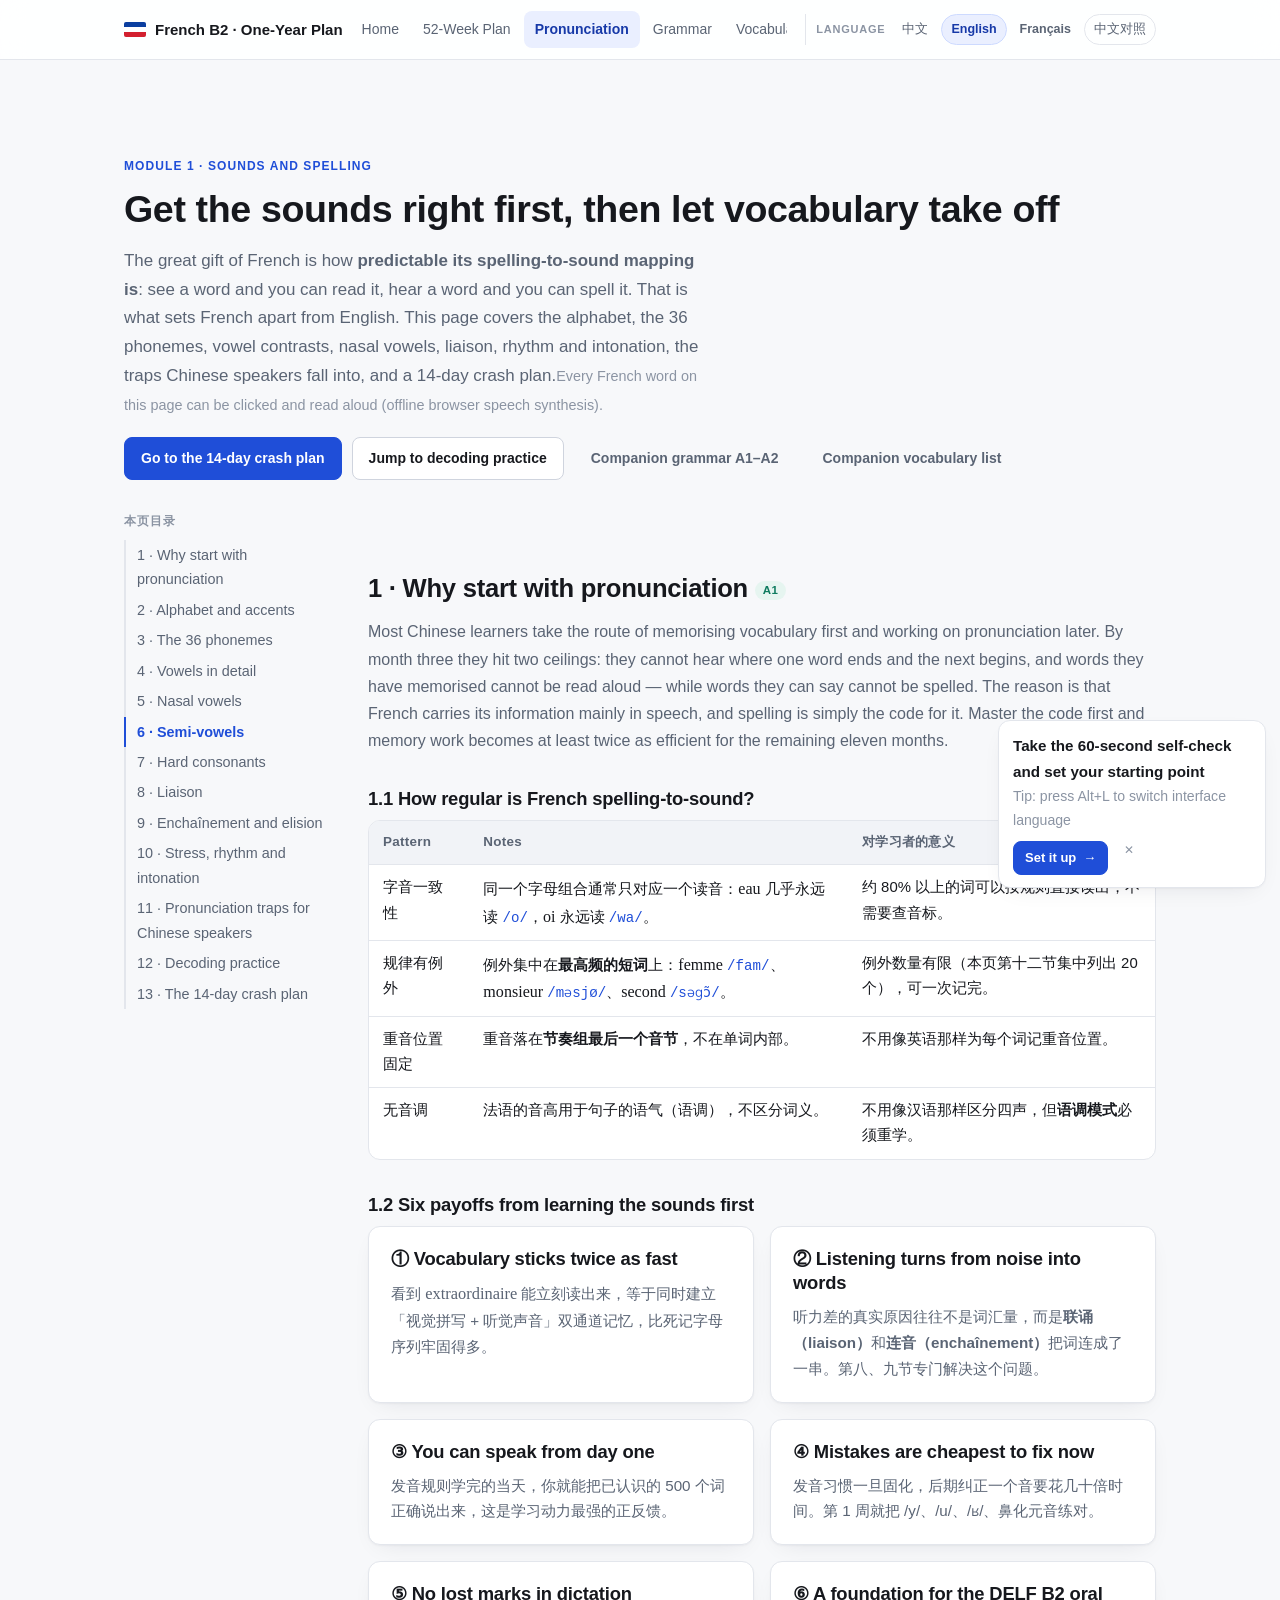
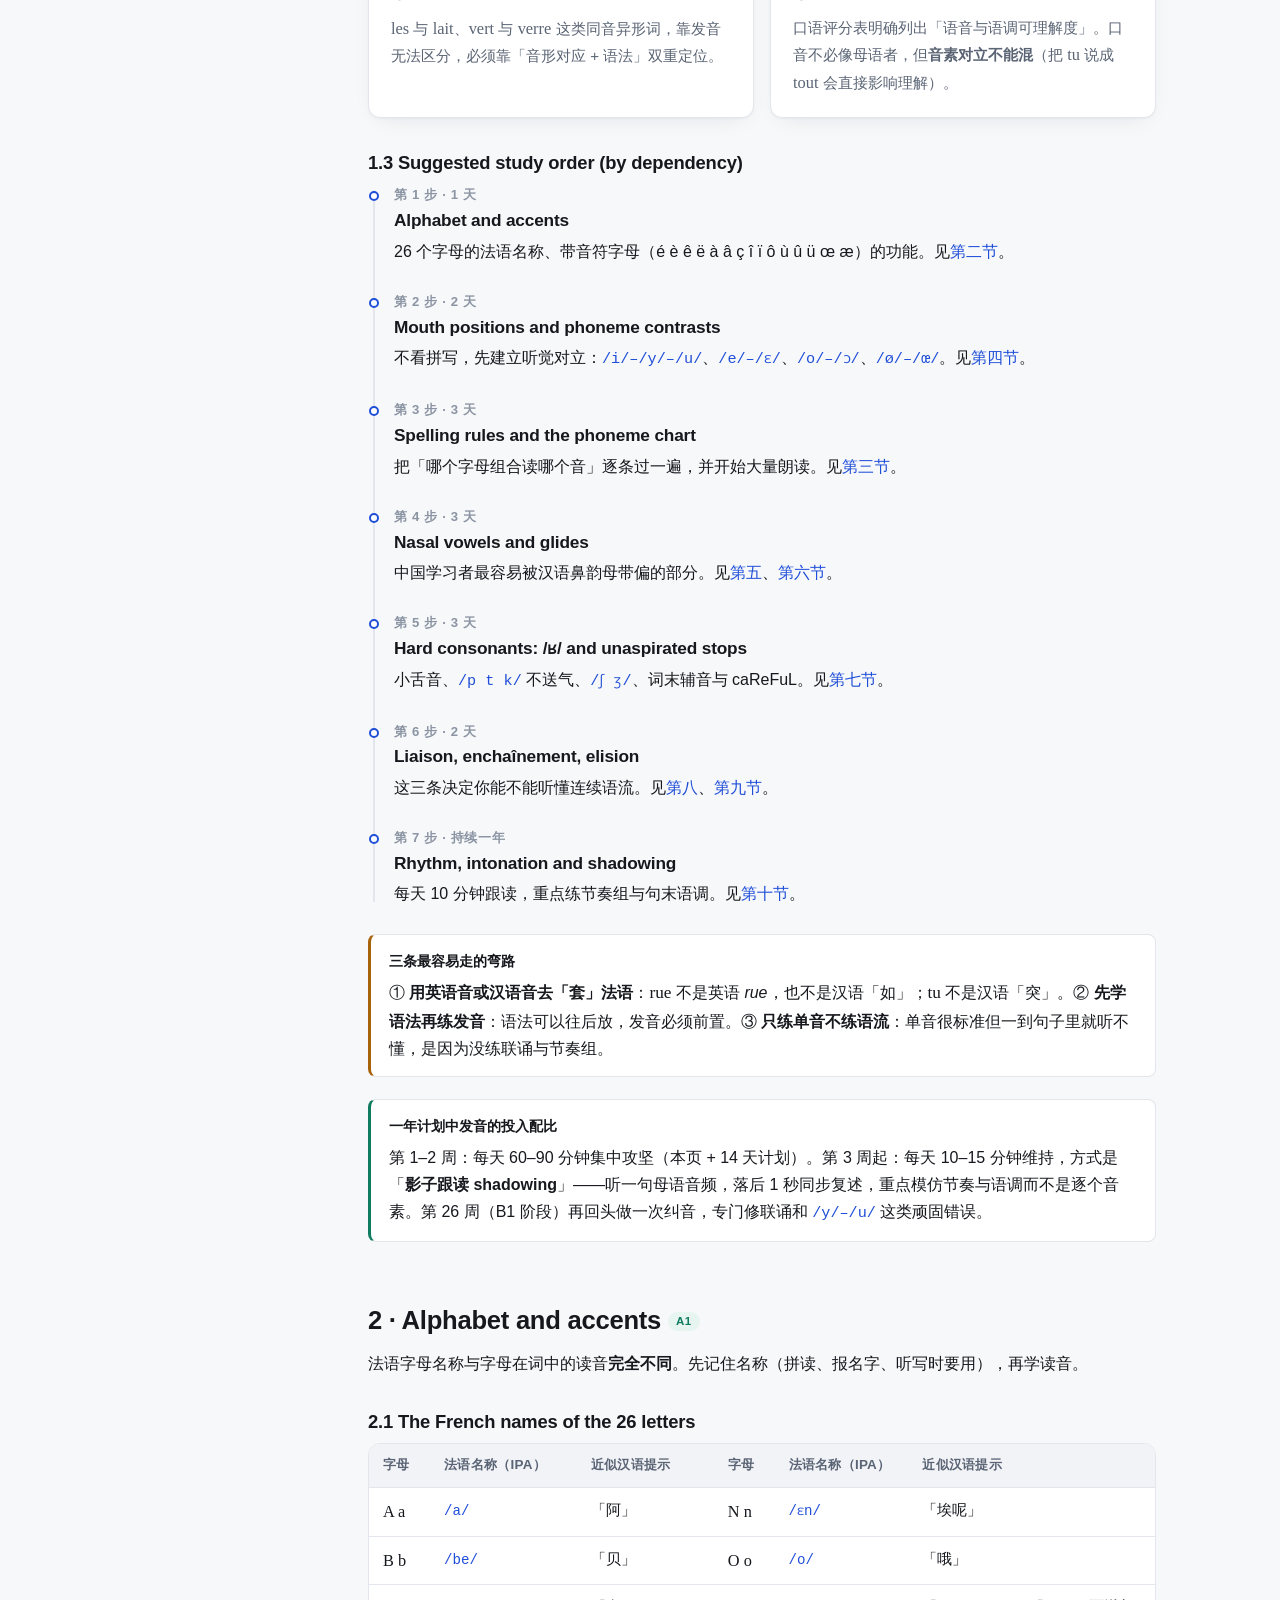
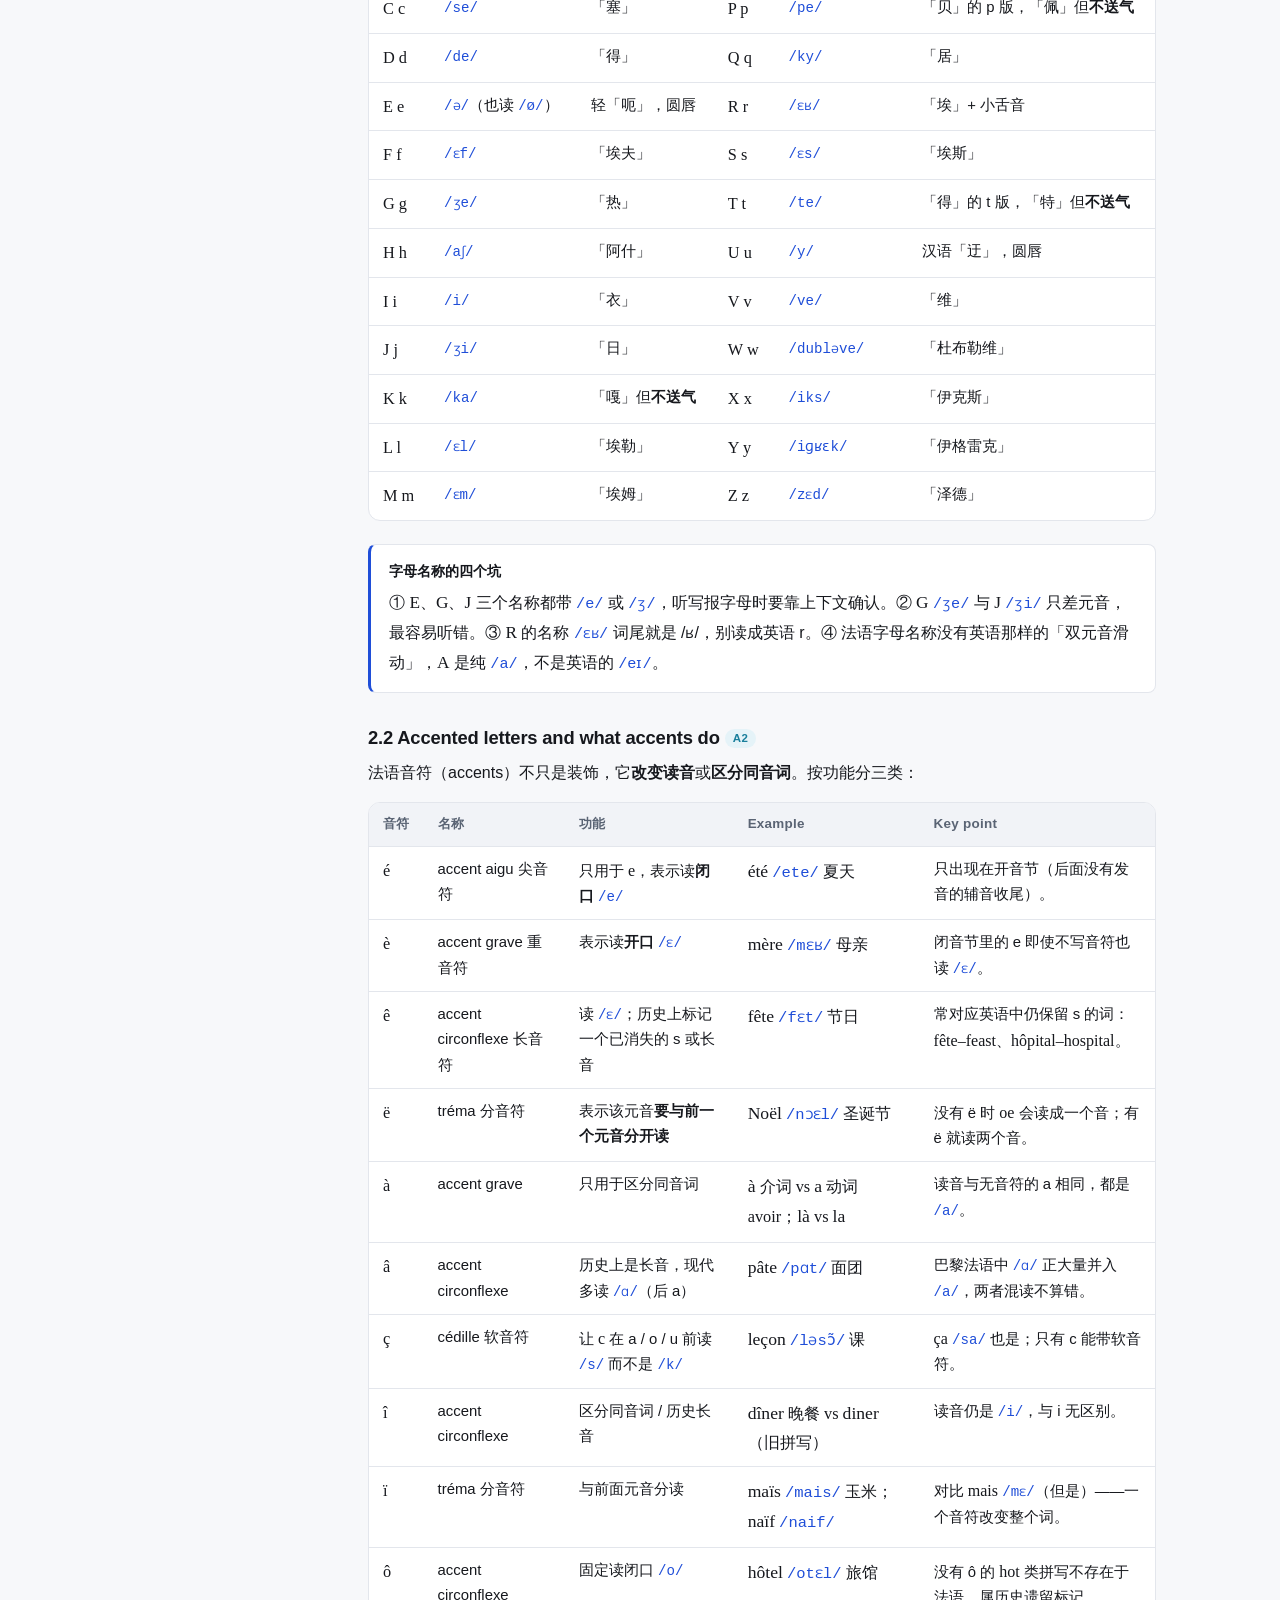
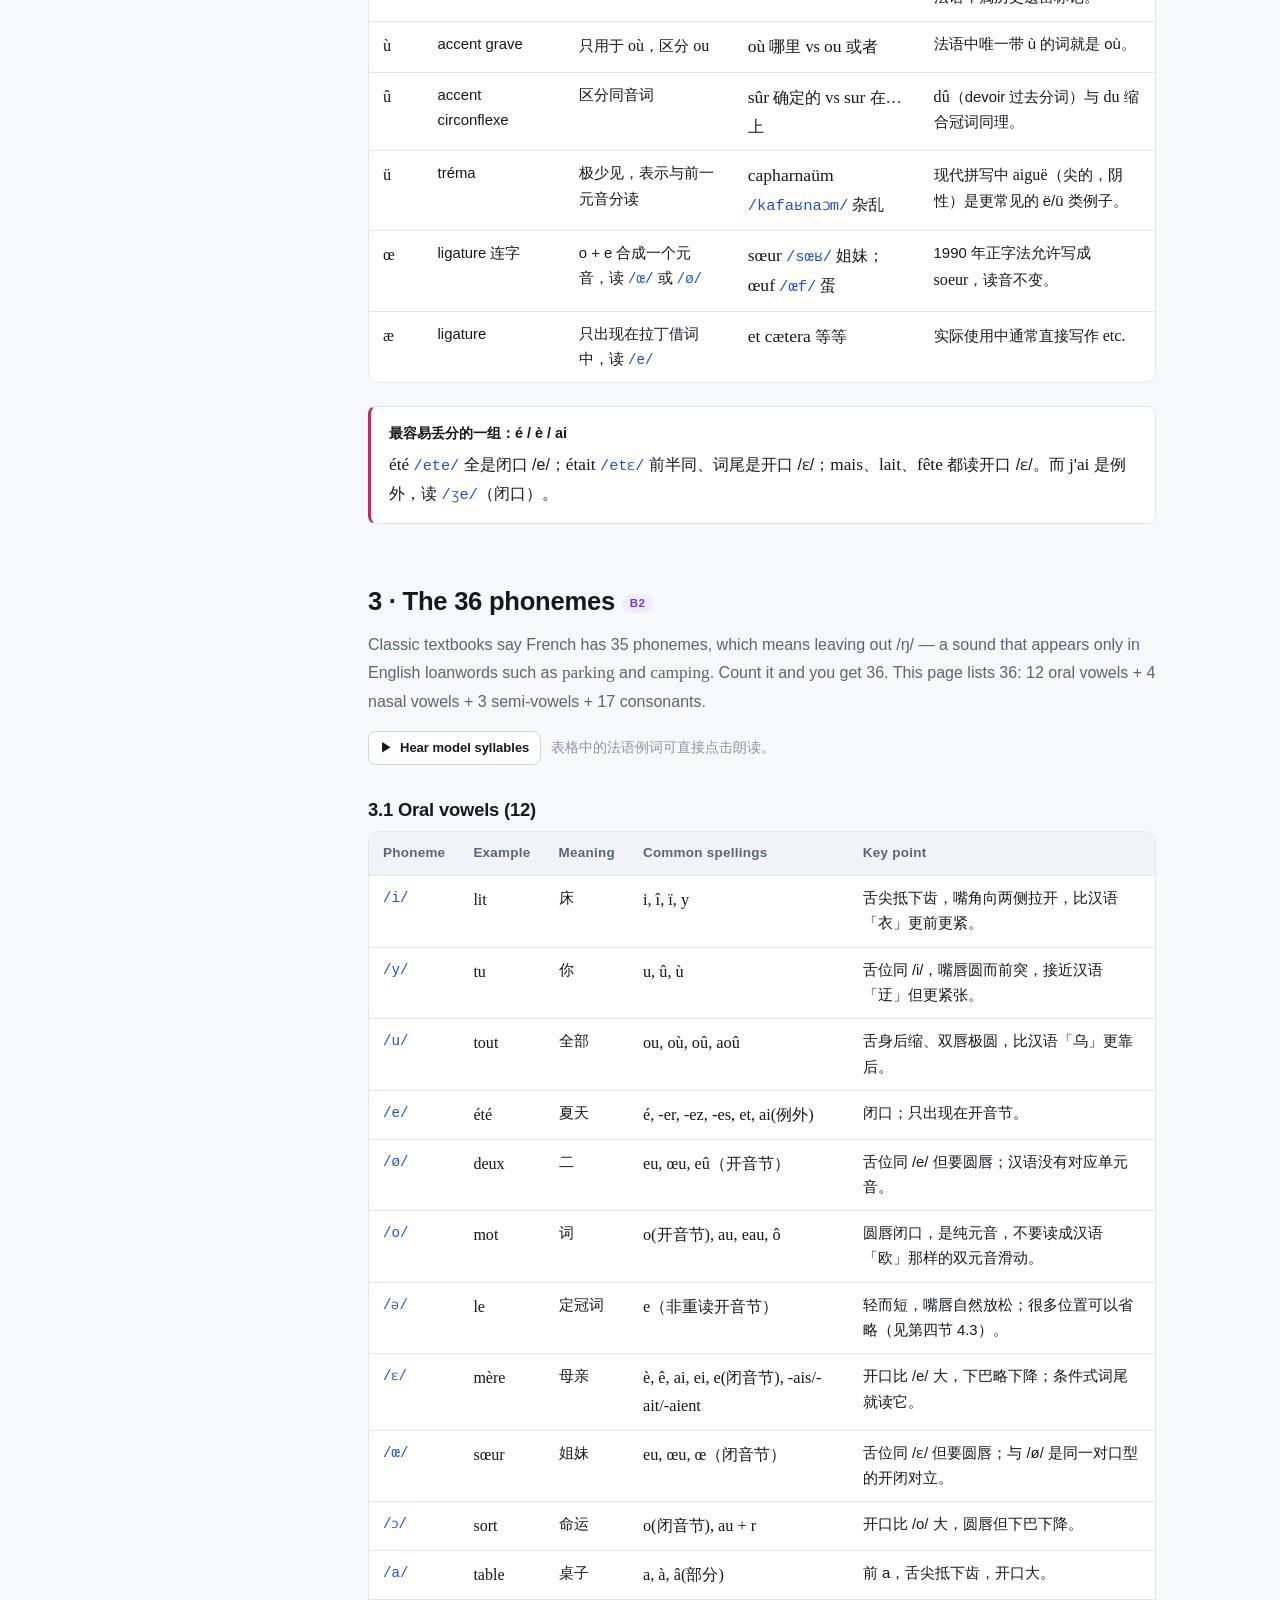
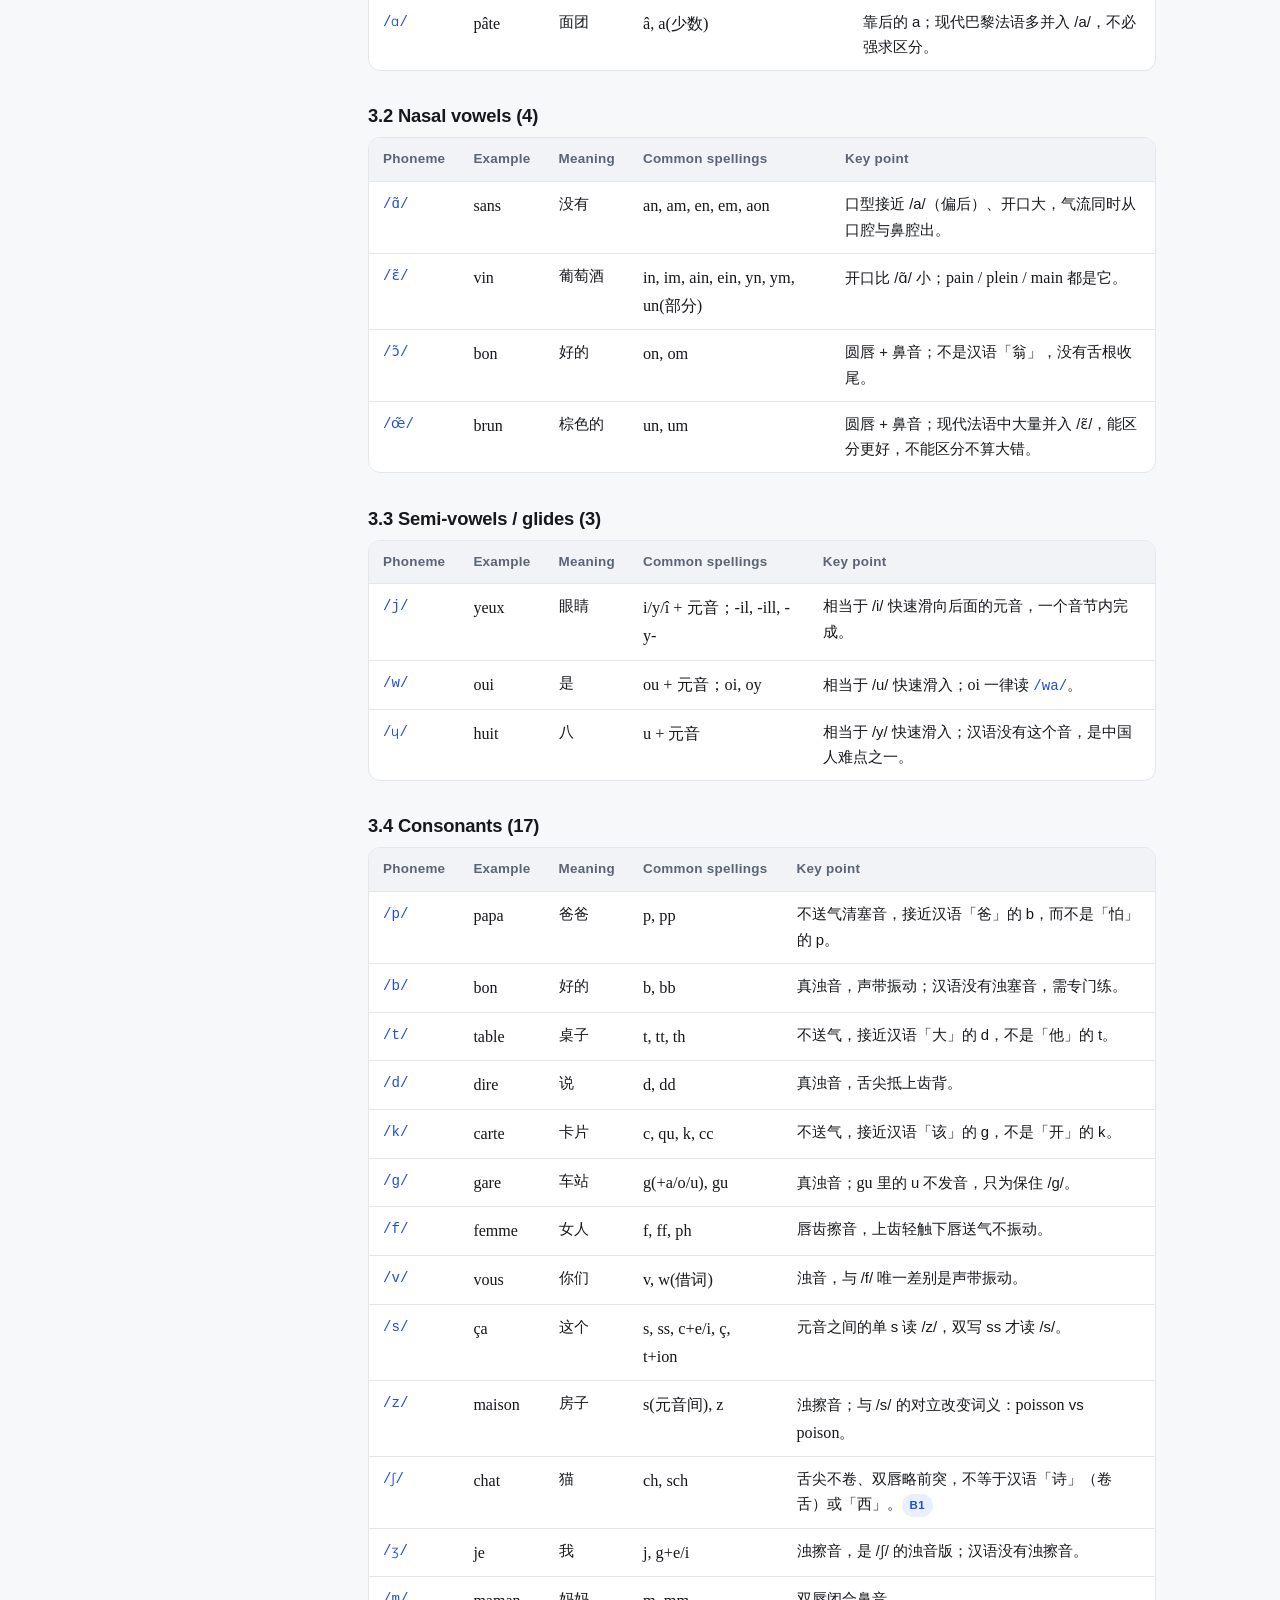
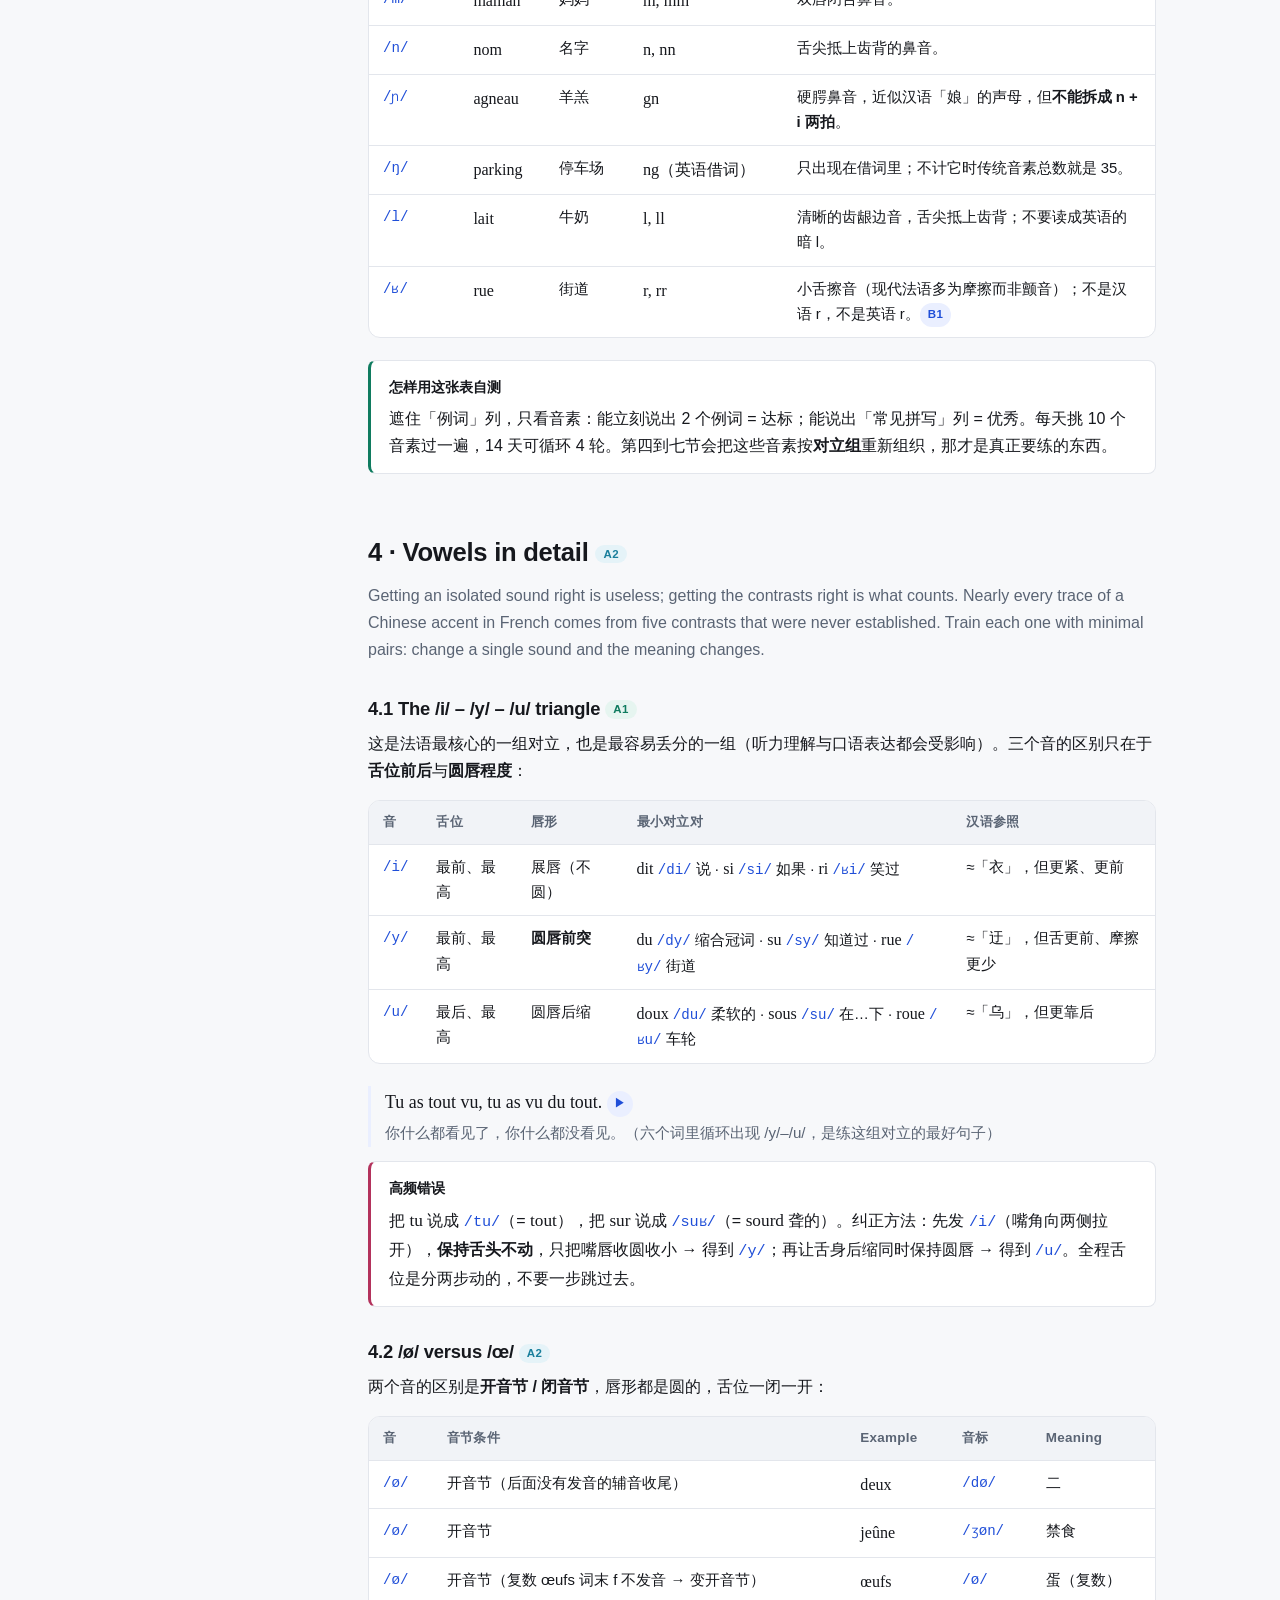
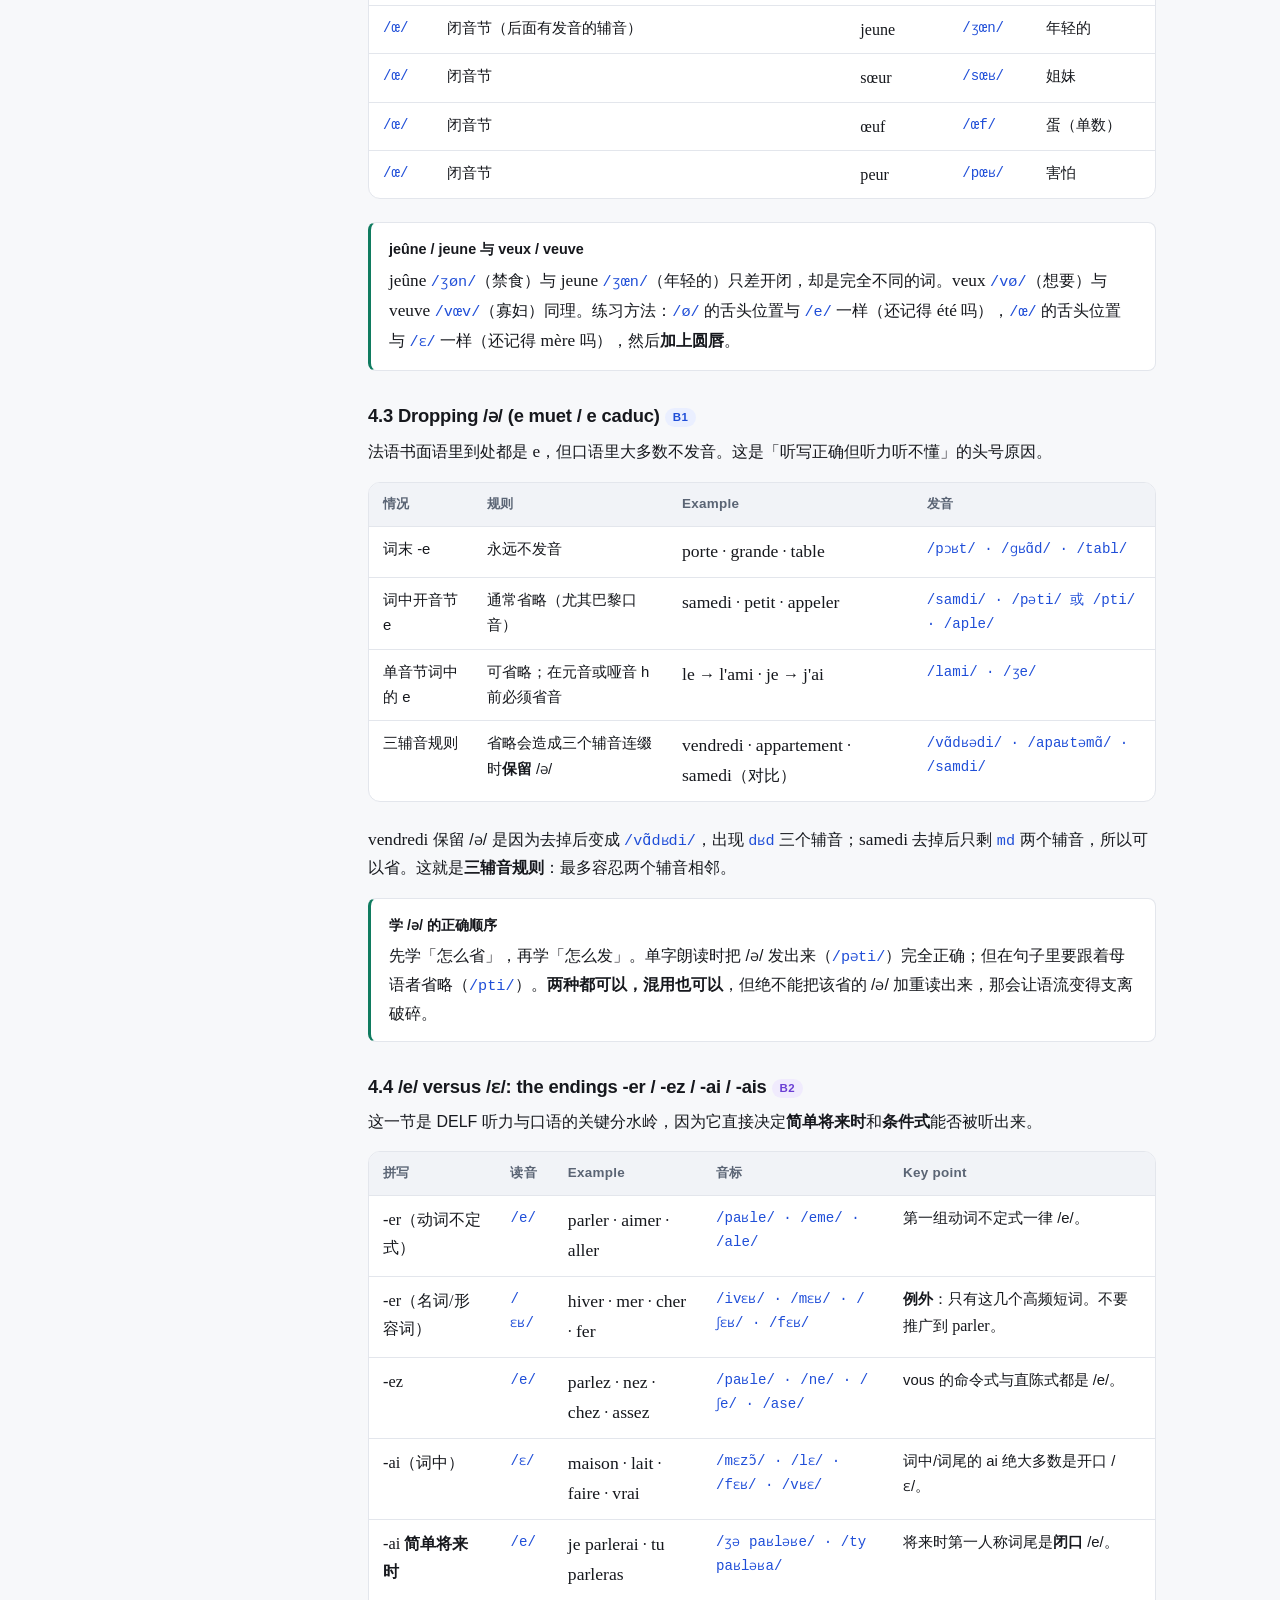
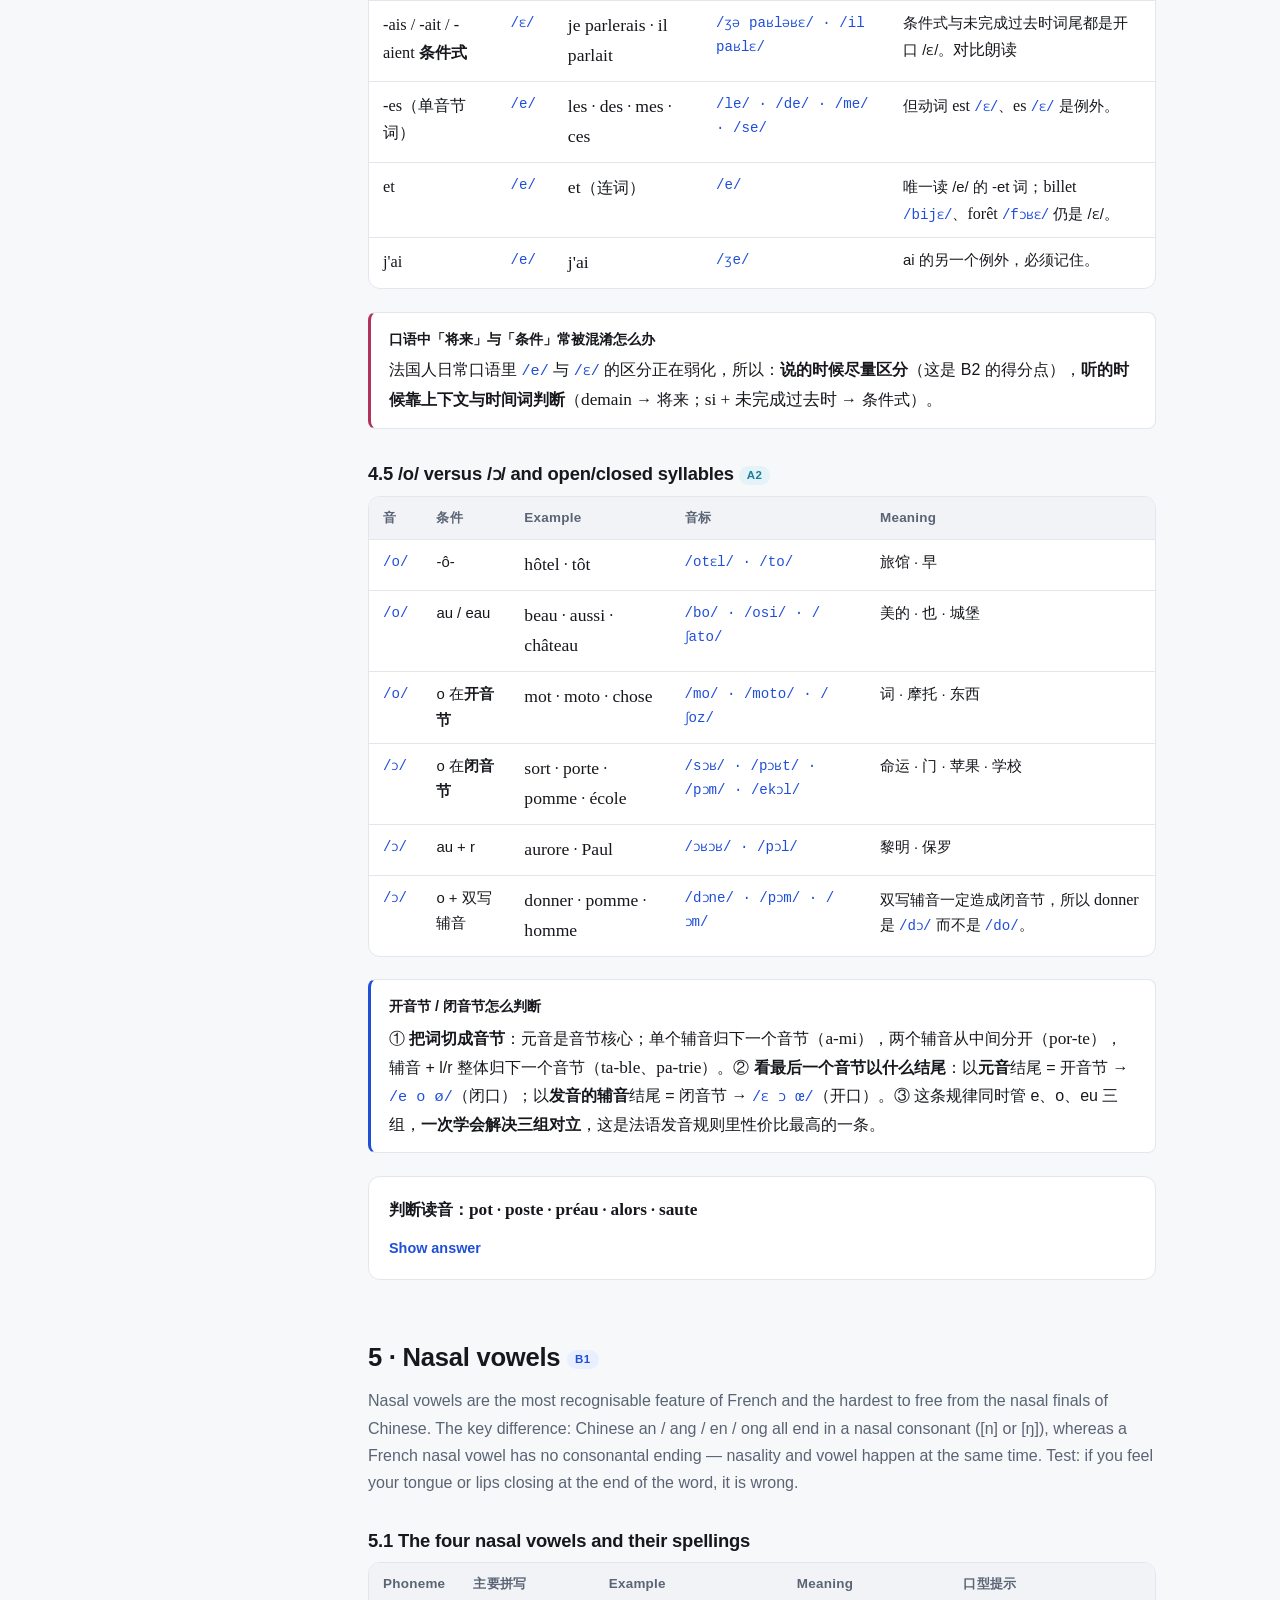
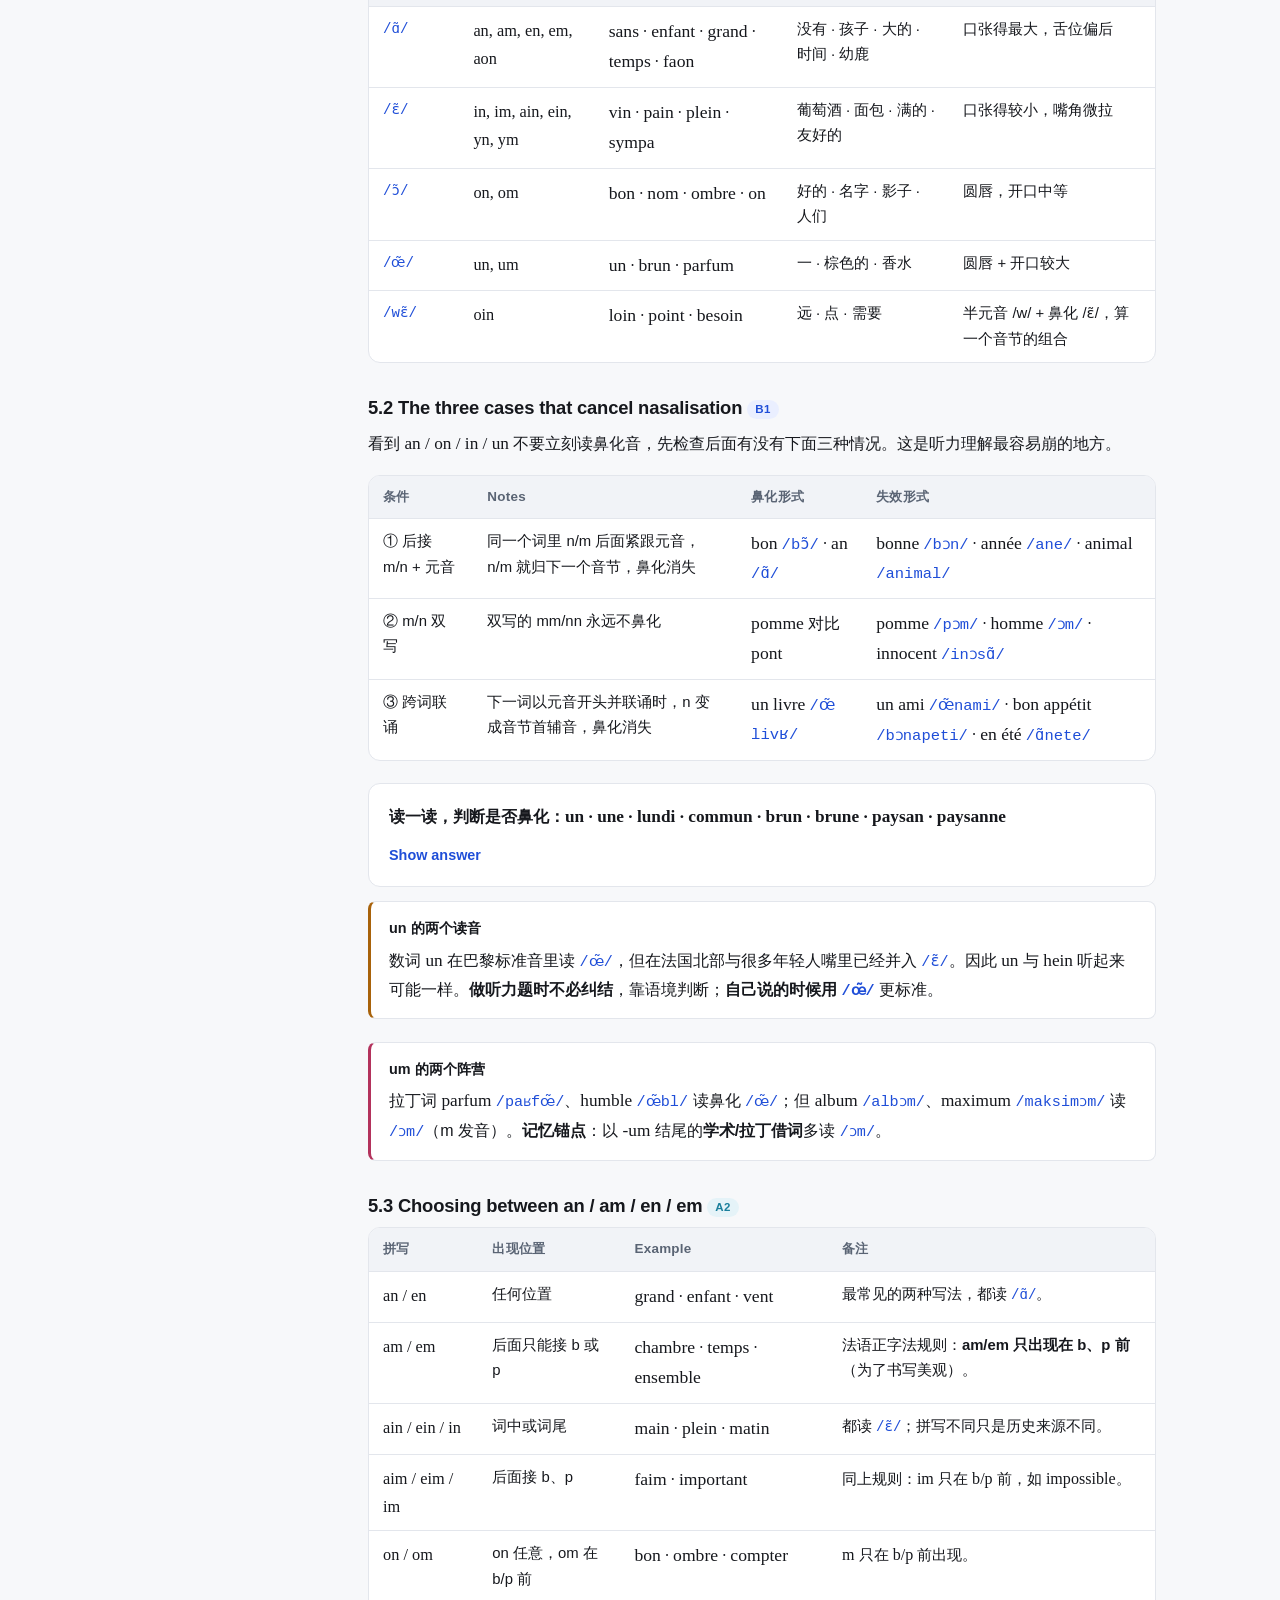
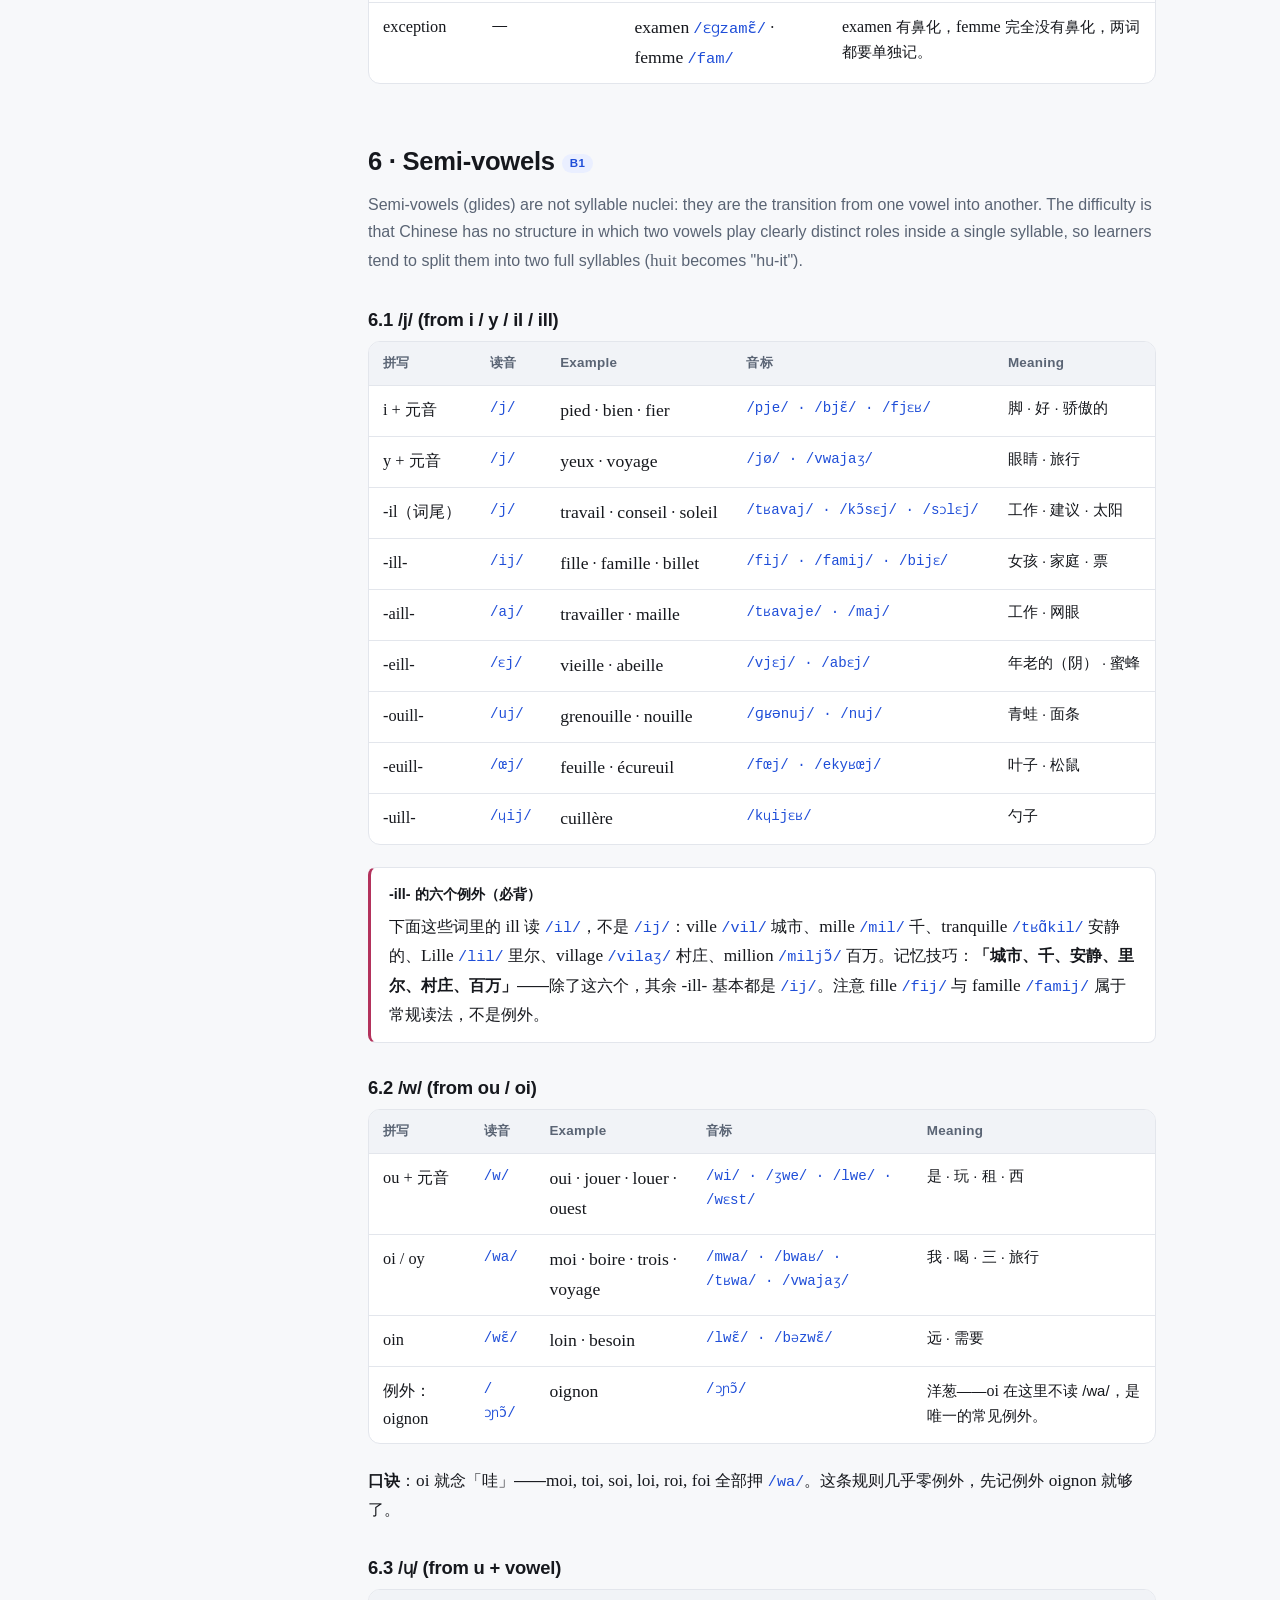
<file: phonetics.html>
<!DOCTYPE html>
<html lang="zh-CN">
<head>
<meta charset="UTF-8">
<meta name="viewport" content="width=device-width, initial-scale=1">
<title>发音与拼读 · 法语 B2 一年计划</title>
<meta name="description" content="法语发音与拼读体系：26 字母、36 音素 IPA 总表、元音与鼻化元音、联诵连音省音、节奏与语调、中国人常见发音陷阱、拼读实战与 14 天突击计划。">
<link rel="stylesheet" href="styles.css">
</head>
<body>
<a class="skip-link" href="#main">跳到主要内容</a>
<header class="site-nav">
  <div class="wrap">
    <a class="brand" href="index.html">
      <span class="flag" aria-hidden="true"><i></i><i></i><i></i></span>
      <span data-i18n="brand">法语 B2 · 一年计划</span>
    </a>
    <nav class="nav-links" aria-label="主导航" data-i18n-attr="aria-label:nav.main">
      <a href="index.html" data-i18n="nav.home">首页</a>
      <a href="calendar.html" data-i18n="nav.calendar">52周计划</a>
      <a href="phonetics.html" data-i18n="nav.phonetics">发音</a>
      <a href="grammar.html" data-i18n="nav.grammar">语法</a>
      <a href="vocab.html" data-i18n="nav.vocab">词汇</a>
      <a href="dialogue.html" data-i18n="nav.dialogue">对话</a>
      <a href="exams.html" data-i18n="nav.exams">考试</a>
    </nav>
  </div>
</header>
<main id="main">
<div class="wrap">
<div class="hero">
  <div class="eyebrow" data-i18n="phon.hero.eyebrow">模块一 · 发音与拼读</div>
  <h1 data-i18n="phon.hero.h1">先把嘴练对，再让词汇量起飞</h1>
  <p class="lede" data-i18n-html="phon.hero.lede">法语最大的红利是<strong>音形对应极强</strong>：看到拼写能读、听到读音能拼，是法语区别于英语的核心优势。这一页把字母表、36 个音素、元音对立、鼻化元音、联诵、节奏语调、中国人专属陷阱和 14 天突击计划一次讲全。<span class="muted">页面中所有法语词都可以点击朗读（浏览器离线语音合成）。</span></p>
  <div class="btn-row">
    <a class="btn btn-primary" href="#plan14" data-i18n="phon.cta.plan14">直接看 14 天突击计划</a>
    <a class="btn" href="#lecture" data-i18n="phon.cta.lecture">跳到拼读实战</a>
    <a class="btn btn-ghost" href="grammar-a1a2.html" data-i18n="phon.cta.grammar">配套语法 A1–A2</a>
    <a class="btn btn-ghost" href="vocab.html" data-i18n="phon.cta.vocab">配套词汇表</a>
  </div>
</div>

<div class="layout-side">
  <aside class="toc">
    <div class="toc-title">本页目录</div>
    <a href="#pourquoi" data-i18n="phon.h2.pourquoi">一、为什么先学发音</a>
    <a href="#alphabet" data-i18n="phon.h2.alphabet">二、字母表与音符</a>
    <a href="#phonemes" data-i18n="phon.h2.phonemes">三、36 音素总表</a>
    <a href="#voyelles" data-i18n="phon.h2.voyelles">四、元音详解</a>
    <a href="#nasales" data-i18n="phon.h2.nasales">五、鼻化元音</a>
    <a href="#semi-voyelles" data-i18n="phon.h2.semi-voyelles">六、半元音</a>
    <a href="#consonnes" data-i18n="phon.h2.consonnes">七、辅音难点</a>
    <a href="#liaison" data-i18n="phon.h2.liaison">八、联诵 liaison</a>
    <a href="#enchainement" data-i18n="phon.h2.enchainement">九、连音与省音</a>
    <a href="#rythme" data-i18n="phon.h2.rythme">十、重音、节奏与语调</a>
    <a href="#pieges" data-i18n="phon.h2.pieges">十一、中国人发音陷阱</a>
    <a href="#lecture" data-i18n="phon.h2.lecture">十二、拼读实战</a>
    <a href="#plan14" data-i18n="phon.h2.plan14">十三、14 天突击计划</a>
  </aside>
  <div>

<h2 id="pourquoi"><span data-i18n="phon.h2.pourquoi">一、为什么先学发音</span> <span class="badge badge-a1">A1</span></h2>

<p data-lang-zh>绝大多数中国学习者学法语走的是「先背单词、后练发音」的路线，结果在第 3 个月遭遇两个天花板：<strong>听不出词与词的边界</strong>，以及<strong>背过的词读不出来、读出来的词拼不出</strong>。原因是法语的信息主要靠语音承载，拼写只是语音的编码。先把编码规则吃透，后面 11 个月的记忆效率至少翻倍。</p>
<p class="en" data-lang-alt="en" hidden>Most Chinese learners take the route of memorising vocabulary first and working on pronunciation later. By month three they hit two ceilings: they cannot hear where one word ends and the next begins, and words they have memorised cannot be read aloud &mdash; while words they can say cannot be spelled. The reason is that French carries its information mainly in speech, and spelling is simply the code for it. Master the code first and memory work becomes at least twice as efficient for the remaining eleven months.</p>
<p class="fr" data-lang-alt="fr" hidden>La plupart des apprenants chinois commencent par mémoriser du vocabulaire et remettent la prononciation à plus tard. Au troisième mois, ils se heurtent à deux plafonds : ils n'entendent plus où finit un mot et où commence le suivant, et les mots appris ne se lisent pas &mdash; tandis que les mots qu'ils prononcent ne s'écrivent pas. La raison est simple : en français, l'information passe d'abord par la parole, et l'orthographe n'en est que le codage. Maîtrisez ce code en premier : la mémorisation des onze mois suivants sera au moins deux fois plus efficace.</p>

<h3><span data-i18n="phon.h3.1_1">1.1 法语的音形对应规律到底有多强</span></h3>
<div class="table-scroll">
<table>
  <thead><tr><th data-i18n="phon.th.rule">规律</th><th data-i18n="phon.th.note">说明</th><th>对学习者的意义</th></tr></thead>
  <tbody>
    <tr><td>字音一致性</td><td>同一个字母组合通常只对应一个读音：<span class="fr" data-fr="eau" data-speak="eau" title="点击朗读">eau</span> 几乎永远读 <span class="ipa">/o/</span>，<span class="fr" data-fr="oi" data-speak="oi">oi</span> 永远读 <span class="ipa">/wa/</span>。</td><td>约 80% 以上的词可以按规则直接读出，不需要查音标。</td></tr>
    <tr><td>规律有例外</td><td>例外集中在<strong>最高频的短词</strong>上：<span class="fr" data-fr="femme" data-speak="femme">femme</span> <span class="ipa">/fam/</span>、<span class="fr" data-fr="monsieur" data-speak="monsieur">monsieur</span> <span class="ipa">/məsjø/</span>、<span class="fr" data-fr="second" data-speak="second">second</span> <span class="ipa">/səɡɔ̃/</span>。</td><td>例外数量有限（本页第十二节集中列出 20 个），可一次记完。</td></tr>
    <tr><td>重音位置固定</td><td>重音落在<strong>节奏组最后一个音节</strong>，不在单词内部。</td><td>不用像英语那样为每个词记重音位置。</td></tr>
    <tr><td>无音调</td><td>法语的音高用于句子的语气（语调），不区分词义。</td><td>不用像汉语那样区分四声，但<strong>语调模式</strong>必须重学。</td></tr>
  </tbody>
</table>
</div>

<h3><span data-i18n="phon.h3.1_2">1.2 先攻发音的六项收益</span></h3>
<div class="grid grid-2">
  <div class="card"><h3><span data-i18n="phon.h3.t1">① 记词效率翻倍</span></h3><p>看到 <span class="fr" data-fr="extraordinaire" data-speak="extraordinaire">extraordinaire</span> 能立刻读出来，等于同时建立「视觉拼写 + 听觉声音」双通道记忆，比死记字母序列牢固得多。</p></div>
  <div class="card"><h3><span data-i18n="phon.h3.t2">② 听力从「噪音」变「词」</span></h3><p>听力差的真实原因往往不是词汇量，而是<strong>联诵（liaison）</strong>和<strong>连音（enchaînement）</strong>把词连成了一串。第八、九节专门解决这个问题。</p></div>
  <div class="card"><h3><span data-i18n="phon.h3.t3">③ 口语立刻可用</span></h3><p>发音规则学完的当天，你就能把已认识的 500 个词正确说出来，这是学习动力最强的正反馈。</p></div>
  <div class="card"><h3><span data-i18n="phon.h3.t4">④ 错误纠正成本最低</span></h3><p>发音习惯一旦固化，后期纠正一个音要花几十倍时间。第 1 周就把 /y/、/u/、/ʁ/、鼻化元音练对。</p></div>
  <div class="card"><h3><span data-i18n="phon.h3.t5">⑤ 拼写听写（dictée）不丢分</span></h3><p><span class="fr" data-fr="les" data-speak="les">les</span> 与 <span class="fr" data-fr="lait" data-speak="lait">lait</span>、<span class="fr" data-fr="vert" data-speak="vert">vert</span> 与 <span class="fr" data-fr="verre" data-speak="verre">verre</span> 这类同音异形词，靠发音无法区分，必须靠「音形对应 + 语法」双重定位。</p></div>
  <div class="card"><h3><span data-i18n="phon.h3.t6">⑥ 为 DELF B2 口语打底</span></h3><p>口语评分表明确列出「语音与语调可理解度」。口音不必像母语者，但<strong>音素对立不能混</strong>（把 <span class="fr" data-fr="tu" data-speak="tu">tu</span> 说成 <span class="fr" data-fr="tout" data-speak="tout">tout</span> 会直接影响理解）。</p></div>
</div>

<h3><span data-i18n="phon.h3.1_3">1.3 学习顺序建议（按依赖关系排列）</span></h3>
<div class="timeline">
  <div class="tl-item"><div class="tl-q">第 1 步 · 1 天</div><h3><span data-i18n="phon.h3.t7">字母表与音符</span></h3><p>26 个字母的法语名称、带音符字母（é è ê ë à â ç î ï ô ù û ü œ æ）的功能。见<a href="#alphabet">第二节</a>。</p></div>
  <div class="tl-item"><div class="tl-q">第 2 步 · 2 天</div><h3><span data-i18n="phon.h3.t8">口型与音素对立</span></h3><p>不看拼写，先建立听觉对立：<span class="ipa">/i/–/y/–/u/</span>、<span class="ipa">/e/–/ɛ/</span>、<span class="ipa">/o/–/ɔ/</span>、<span class="ipa">/ø/–/œ/</span>。见<a href="#voyelles">第四节</a>。</p></div>
  <div class="tl-item"><div class="tl-q">第 3 步 · 3 天</div><h3><span data-i18n="phon.h3.t9">拼写规则与音素表</span></h3><p>把「哪个字母组合读哪个音」逐条过一遍，并开始大量朗读。见<a href="#phonemes">第三节</a>。</p></div>
  <div class="tl-item"><div class="tl-q">第 4 步 · 3 天</div><h3><span data-i18n="phon.h3.t10">鼻化元音与半元音</span></h3><p>中国学习者最容易被汉语鼻韵母带偏的部分。见<a href="#nasales">第五</a>、<a href="#semi-voyelles">第六节</a>。</p></div>
  <div class="tl-item"><div class="tl-q">第 5 步 · 3 天</div><h3><span data-i18n="phon.h3.t11">辅音难点：/ʁ/ 与不送气塞音</span></h3><p>小舌音、<span class="ipa">/p t k/</span> 不送气、<span class="ipa">/ʃ ʒ/</span>、词末辅音与 caReFuL。见<a href="#consonnes">第七节</a>。</p></div>
  <div class="tl-item"><div class="tl-q">第 6 步 · 2 天</div><h3><span data-i18n="phon.h3.t12">联诵、连音、省音</span></h3><p>这三条决定你能不能听懂连续语流。见<a href="#liaison">第八</a>、<a href="#enchainement">第九节</a>。</p></div>
  <div class="tl-item"><div class="tl-q">第 7 步 · 持续一年</div><h3><span data-i18n="phon.h3.t13">节奏、语调与影子跟读</span></h3><p>每天 10 分钟跟读，重点练节奏组与句末语调。见<a href="#rythme">第十节</a>。</p></div>
</div>

<div class="note note-warn">
  <div class="note-title">三条最容易走的弯路</div>
  <p>① <strong>用英语音或汉语音去「套」法语</strong>：<span class="fr" data-fr="rue" data-speak="rue">rue</span> 不是英语 <em>rue</em>，也不是汉语「如」；<span class="fr" data-fr="tu" data-speak="tu">tu</span> 不是汉语「突」。② <strong>先学语法再练发音</strong>：语法可以往后放，发音必须前置。③ <strong>只练单音不练语流</strong>：单音很标准但一到句子里就听不懂，是因为没练联诵与节奏组。</p>
</div>

<div class="note note-tip">
  <div class="note-title">一年计划中发音的投入配比</div>
  <p>第 1–2 周：每天 60–90 分钟集中攻坚（本页 + 14 天计划）。第 3 周起：每天 10–15 分钟维持，方式是「<strong>影子跟读 shadowing</strong>」——听一句母语音频，落后 1 秒同步复述，重点模仿节奏与语调而不是逐个音素。第 26 周（B1 阶段）再回头做一次纠音，专门修联诵和 <span class="ipa">/y/–/u/</span> 这类顽固错误。</p>
</div>

<h2 id="alphabet"><span data-i18n="phon.h2.alphabet">二、法语字母表与音符</span> <span class="badge badge-a1">A1</span></h2>

<p>法语字母名称与字母在词中的读音<strong>完全不同</strong>。先记住名称（拼读、报名字、听写时要用），再学读音。</p>

<h3><span data-i18n="phon.h3.2_1">2.1 26 个字母的法语名称</span></h3>
<div class="table-scroll">
<table>
  <thead><tr><th>字母</th><th>法语名称（IPA）</th><th>近似汉语提示</th><th>字母</th><th>法语名称（IPA）</th><th>近似汉语提示</th></tr></thead>
  <tbody>
    <tr><td class="fr">A a</td><td><span class="ipa">/a/</span></td><td>「阿」</td><td class="fr">N n</td><td><span class="ipa">/ɛn/</span></td><td>「埃呢」</td></tr>
    <tr><td class="fr">B b</td><td><span class="ipa">/be/</span></td><td>「贝」</td><td class="fr">O o</td><td><span class="ipa">/o/</span></td><td>「哦」</td></tr>
    <tr><td class="fr">C c</td><td><span class="ipa">/se/</span></td><td>「塞」</td><td class="fr">P p</td><td><span class="ipa">/pe/</span></td><td>「贝」的 p 版，「佩」但<strong>不送气</strong></td></tr>
    <tr><td class="fr">D d</td><td><span class="ipa">/de/</span></td><td>「得」</td><td class="fr">Q q</td><td><span class="ipa">/ky/</span></td><td>「居」</td></tr>
    <tr><td class="fr">E e</td><td><span class="ipa">/ə/</span>（也读 <span class="ipa">/ø/</span>）</td><td>轻「呃」，圆唇</td><td class="fr">R r</td><td><span class="ipa">/ɛʁ/</span></td><td>「埃」+ 小舌音</td></tr>
    <tr><td class="fr">F f</td><td><span class="ipa">/ɛf/</span></td><td>「埃夫」</td><td class="fr">S s</td><td><span class="ipa">/ɛs/</span></td><td>「埃斯」</td></tr>
    <tr><td class="fr">G g</td><td><span class="ipa">/ʒe/</span></td><td>「热」</td><td class="fr">T t</td><td><span class="ipa">/te/</span></td><td>「得」的 t 版，「特」但<strong>不送气</strong></td></tr>
    <tr><td class="fr">H h</td><td><span class="ipa">/aʃ/</span></td><td>「阿什」</td><td class="fr">U u</td><td><span class="ipa">/y/</span></td><td>汉语「迂」，圆唇</td></tr>
    <tr><td class="fr">I i</td><td><span class="ipa">/i/</span></td><td>「衣」</td><td class="fr">V v</td><td><span class="ipa">/ve/</span></td><td>「维」</td></tr>
    <tr><td class="fr">J j</td><td><span class="ipa">/ʒi/</span></td><td>「日」</td><td class="fr">W w</td><td><span class="ipa">/dubləve/</span></td><td>「杜布勒维」</td></tr>
    <tr><td class="fr">K k</td><td><span class="ipa">/ka/</span></td><td>「嘎」但<strong>不送气</strong></td><td class="fr">X x</td><td><span class="ipa">/iks/</span></td><td>「伊克斯」</td></tr>
    <tr><td class="fr">L l</td><td><span class="ipa">/ɛl/</span></td><td>「埃勒」</td><td class="fr">Y y</td><td><span class="ipa">/iɡʁɛk/</span></td><td>「伊格雷克」</td></tr>
    <tr><td class="fr">M m</td><td><span class="ipa">/ɛm/</span></td><td>「埃姆」</td><td class="fr">Z z</td><td><span class="ipa">/zɛd/</span></td><td>「泽德」</td></tr>
  </tbody>
</table>
</div>

<div class="note">
  <div class="note-title">字母名称的四个坑</div>
  <p>① <span class="fr" data-fr="E" data-speak="E">E</span>、<span class="fr" data-fr="G" data-speak="G">G</span>、<span class="fr" data-fr="J" data-speak="J">J</span> 三个名称都带 <span class="ipa">/e/</span> 或 <span class="ipa">/ʒ/</span>，听写报字母时要靠上下文确认。② <span class="fr" data-fr="G" data-speak="G">G</span> <span class="ipa">/ʒe/</span> 与 <span class="fr" data-fr="J" data-speak="J">J</span> <span class="ipa">/ʒi/</span> 只差元音，最容易听错。③ <span class="fr" data-fr="R" data-speak="R">R</span> 的名称 <span class="ipa">/ɛʁ/</span> 词尾就是 /ʁ/，别读成英语 r。④ 法语字母名称没有英语那样的「双元音滑动」，<span class="fr" data-fr="A" data-speak="A">A</span> 是纯 <span class="ipa">/a/</span>，不是英语的 <span class="ipa">/eɪ/</span>。</p>
</div>

<h3><span data-i18n="phon.h3.2_2">2.2 带音符字母与音符的功能</span> <span class="badge badge-a2">A2</span></h3>
<p>法语音符（accents）不只是装饰，它<strong>改变读音</strong>或<strong>区分同音词</strong>。按功能分三类：</p>
<div class="table-scroll">
<table>
  <thead><tr><th>音符</th><th>名称</th><th>功能</th><th data-i18n="phon.th.example">例词</th><th data-i18n="phon.th.points">要点</th></tr></thead>
  <tbody>
    <tr><td class="fr">é</td><td>accent aigu 尖音符</td><td>只用于 <span class="fr" data-fr="e" data-speak="e">e</span>，表示读<strong>闭口</strong> <span class="ipa">/e/</span></td><td class="fr"><span data-fr="été" data-speak="été" class="fr">été</span> <span class="ipa">/ete/</span> 夏天</td><td>只出现在开音节（后面没有发音的辅音收尾）。</td></tr>
    <tr><td class="fr">è</td><td>accent grave 重音符</td><td>表示读<strong>开口</strong> <span class="ipa">/ɛ/</span></td><td class="fr"><span data-fr="mère" data-speak="mère" class="fr">mère</span> <span class="ipa">/mɛʁ/</span> 母亲</td><td>闭音节里的 e 即使不写音符也读 <span class="ipa">/ɛ/</span>。</td></tr>
    <tr><td class="fr">ê</td><td>accent circonflexe 长音符</td><td>读 <span class="ipa">/ɛ/</span>；历史上标记一个已消失的 s 或长音</td><td class="fr"><span data-fr="fête" data-speak="fête" class="fr">fête</span> <span class="ipa">/fɛt/</span> 节日</td><td>常对应英语中仍保留 s 的词：<span class="fr">fête–feast</span>、<span class="fr">hôpital–hospital</span>。</td></tr>
    <tr><td class="fr">ë</td><td>tréma 分音符</td><td>表示该元音<strong>要与前一个元音分开读</strong></td><td class="fr"><span data-fr="Noël" data-speak="Noël" class="fr">Noël</span> <span class="ipa">/nɔɛl/</span> 圣诞节</td><td>没有 ë 时 <span class="fr">oe</span> 会读成一个音；有 ë 就读两个音。</td></tr>
    <tr><td class="fr">à</td><td>accent grave</td><td>只用于区分同音词</td><td class="fr"><span data-fr="à" data-speak="à" class="fr">à</span> 介词 vs <span class="fr" data-fr="a" data-speak="a">a</span> 动词 avoir；<span class="fr">là</span> vs <span class="fr">la</span></td><td>读音与无音符的 a 相同，都是 <span class="ipa">/a/</span>。</td></tr>
    <tr><td class="fr">â</td><td>accent circonflexe</td><td>历史上是长音，现代多读 <span class="ipa">/ɑ/</span>（后 a）</td><td class="fr"><span data-fr="pâte" data-speak="pâte" class="fr">pâte</span> <span class="ipa">/pɑt/</span> 面团</td><td>巴黎法语中 <span class="ipa">/ɑ/</span> 正大量并入 <span class="ipa">/a/</span>，两者混读不算错。</td></tr>
    <tr><td class="fr">ç</td><td>cédille 软音符</td><td>让 <span class="fr">c</span> 在 a / o / u 前读 <span class="ipa">/s/</span> 而不是 <span class="ipa">/k/</span></td><td class="fr"><span data-fr="leçon" data-speak="leçon" class="fr">leçon</span> <span class="ipa">/ləsɔ̃/</span> 课</td><td><span class="fr">ça</span> <span class="ipa">/sa/</span> 也是；只有 c 能带软音符。</td></tr>
    <tr><td class="fr">î</td><td>accent circonflexe</td><td>区分同音词 / 历史长音</td><td class="fr"><span data-fr="dîner" data-speak="dîner" class="fr">dîner</span> 晚餐 vs <span class="fr">diner</span>（旧拼写）</td><td>读音仍是 <span class="ipa">/i/</span>，与 i 无区别。</td></tr>
    <tr><td class="fr">ï</td><td>tréma 分音符</td><td>与前面元音分读</td><td class="fr"><span data-fr="maïs" data-speak="maïs" class="fr">maïs</span> <span class="ipa">/mais/</span> 玉米；<span class="fr">naïf</span> <span class="ipa">/naif/</span></td><td>对比 <span class="fr">mais</span> <span class="ipa">/mɛ/</span>（但是）——一个音符改变整个词。</td></tr>
    <tr><td class="fr">ô</td><td>accent circonflexe</td><td>固定读闭口 <span class="ipa">/o/</span></td><td class="fr"><span data-fr="hôtel" data-speak="hôtel" class="fr">hôtel</span> <span class="ipa">/otɛl/</span> 旅馆</td><td>没有 ô 的 <span class="fr">hot</span> 类拼写不存在于法语，属历史遗留标记。</td></tr>
    <tr><td class="fr">ù</td><td>accent grave</td><td>只用于 <span class="fr">où</span>，区分 <span class="fr">ou</span></td><td class="fr"><span data-fr="où" data-speak="où" class="fr">où</span> 哪里 vs <span class="fr" data-fr="ou" data-speak="ou">ou</span> 或者</td><td>法语中唯一带 ù 的词就是 où。</td></tr>
    <tr><td class="fr">û</td><td>accent circonflexe</td><td>区分同音词</td><td class="fr"><span data-fr="sûr" data-speak="sûr" class="fr">sûr</span> 确定的 vs <span class="fr">sur</span> 在…上</td><td><span class="fr">dû</span>（devoir 过去分词）与 <span class="fr">du</span> 缩合冠词同理。</td></tr>
    <tr><td class="fr">ü</td><td>tréma</td><td>极少见，表示与前一元音分读</td><td class="fr"><span data-fr="capharnaüm" data-speak="capharnaüm" class="fr">capharnaüm</span> <span class="ipa">/kafaʁnaɔm/</span> 杂乱</td><td>现代拼写中 <span class="fr">aiguë</span>（尖的，阴性）是更常见的 ë/ü 类例子。</td></tr>
    <tr><td class="fr">œ</td><td>ligature 连字</td><td>o + e 合成一个元音，读 <span class="ipa">/œ/</span> 或 <span class="ipa">/ø/</span></td><td class="fr"><span data-fr="sœur" data-speak="sœur" class="fr">sœur</span> <span class="ipa">/sœʁ/</span> 姐妹；<span class="fr">œuf</span> <span class="ipa">/œf/</span> 蛋</td><td>1990 年正字法允许写成 <span class="fr">soeur</span>，读音不变。</td></tr>
    <tr><td class="fr">æ</td><td>ligature</td><td>只出现在拉丁借词中，读 <span class="ipa">/e/</span></td><td class="fr"><span data-fr="et cætera" data-speak="et cætera" class="fr">et cætera</span> 等等</td><td>实际使用中通常直接写作 <span class="fr">etc.</span></td></tr>
  </tbody>
</table>
</div>

<div class="note note-pitfall">
  <div class="note-title">最容易丢分的一组：é / è / ai</div>
  <p><span class="fr" data-fr="été" data-speak="été">été</span> <span class="ipa">/ete/</span> 全是闭口 /e/；<span class="fr" data-fr="était" data-speak="était">était</span> <span class="ipa">/etɛ/</span> 前半同、词尾是开口 /ɛ/；<span class="fr" data-fr="mais" data-speak="mais">mais</span>、<span class="fr" data-fr="lait" data-speak="lait">lait</span>、<span class="fr" data-fr="fête" data-speak="fête">fête</span> 都读开口 /ɛ/。而 <span class="fr" data-fr="j'ai" data-speak="j'ai">j'ai</span> 是例外，读 <span class="ipa">/ʒe/</span>（闭口）。</p>
</div>

<h2 id="phonemes"><span data-i18n="phon.h2.phonemes">三、36 音素总表</span> <span class="badge badge-b2">B2</span></h2>

<p data-lang-zh>传统教材说「法语有 35 个音素」，是把只出现在英语借词里的 <span class="ipa">/ŋ/</span>（<span class="fr">parking</span>、<span class="fr">camping</span>）排除在外；若计入则是 36 个。本页按 36 个列出，构成为 <strong>12 个口腔元音 + 4 个鼻化元音 + 3 个半元音 + 17 个辅音</strong>。</p>
<p class="en" data-lang-alt="en" hidden>Classic textbooks say French has 35 phonemes, which means leaving out /ŋ/ &mdash; a sound that appears only in English loanwords such as <span class="fr">parking</span> and <span class="fr">camping</span>. Count it and you get 36. This page lists 36: 12 oral vowels + 4 nasal vowels + 3 semi-vowels + 17 consonants.</p>
<p class="fr" data-lang-alt="fr" hidden>Les manuels classiques annoncent 35 phonèmes, ce qui revient à exclure /ŋ/, un son présent uniquement dans des emprunts à l'anglais comme <span class="fr">parking</span> ou <span class="fr">camping</span>. Si on le compte, on obtient 36. Cette page en présente 36 : 12 voyelles orales + 4 voyelles nasales + 3 semi-voyelles + 17 consonnes.</p>
<div class="btn-row">
  <button class="btn btn-sm" data-speak="voyelles nasales et semi-voyelles" title="朗读">▶ <span data-i18n="phon.btn.syllables">听示范音节</span></button>
  <span class="muted small">表格中的法语例词可直接点击朗读。</span>
</div>

<h3><span data-i18n="phon.h3.3_1">3.1 口腔元音（12 个）</span></h3>
<div class="table-scroll">
<table>
  <thead><tr><th data-i18n="phon.th.phoneme">音素</th><th data-i18n="phon.th.example">例词</th><th data-i18n="phon.th.meaning">词义</th><th data-i18n="phon.th.spelling">常见拼写</th><th data-i18n="phon.th.points">要点</th></tr></thead>
  <tbody>
    <tr><td class="ipa">/i/</td><td><span class="fr" data-fr="lit" data-speak="lit" title="点击朗读">lit</span></td><td>床</td><td class="fr">i, î, ï, y</td><td>舌尖抵下齿，嘴角向两侧拉开，比汉语「衣」更前更紧。</td></tr>
    <tr><td class="ipa">/y/</td><td><span class="fr" data-fr="tu" data-speak="tu">tu</span></td><td>你</td><td class="fr">u, û, ù</td><td>舌位同 /i/，嘴唇圆而前突，接近汉语「迂」但更紧张。</td></tr>
    <tr><td class="ipa">/u/</td><td><span class="fr" data-fr="tout" data-speak="tout">tout</span></td><td>全部</td><td class="fr">ou, où, oû, aoû</td><td>舌身后缩、双唇极圆，比汉语「乌」更靠后。</td></tr>
    <tr><td class="ipa">/e/</td><td><span class="fr" data-fr="été" data-speak="été">été</span></td><td>夏天</td><td class="fr">é, -er, -ez, -es, et, ai(例外)</td><td>闭口；只出现在开音节。</td></tr>
    <tr><td class="ipa">/ø/</td><td><span class="fr" data-fr="deux" data-speak="deux">deux</span></td><td>二</td><td class="fr">eu, œu, eû（开音节）</td><td>舌位同 /e/ 但要圆唇；汉语没有对应单元音。</td></tr>
    <tr><td class="ipa">/o/</td><td><span class="fr" data-fr="mot" data-speak="mot">mot</span></td><td>词</td><td class="fr">o(开音节), au, eau, ô</td><td>圆唇闭口，是纯元音，不要读成汉语「欧」那样的双元音滑动。</td></tr>
    <tr><td class="ipa">/ə/</td><td><span class="fr" data-fr="le" data-speak="le">le</span></td><td>定冠词</td><td class="fr">e（非重读开音节）</td><td>轻而短，嘴唇自然放松；很多位置可以省略（见第四节 4.3）。</td></tr>
    <tr><td class="ipa">/ɛ/</td><td><span class="fr" data-fr="mère" data-speak="mère">mère</span></td><td>母亲</td><td class="fr">è, ê, ai, ei, e(闭音节), -ais/-ait/-aient</td><td>开口比 /e/ 大，下巴略下降；条件式词尾就读它。</td></tr>
    <tr><td class="ipa">/œ/</td><td><span class="fr" data-fr="sœur" data-speak="sœur">sœur</span></td><td>姐妹</td><td class="fr">eu, œu, œ（闭音节）</td><td>舌位同 /ɛ/ 但要圆唇；与 /ø/ 是同一对口型的开闭对立。</td></tr>
    <tr><td class="ipa">/ɔ/</td><td><span class="fr" data-fr="sort" data-speak="sort">sort</span></td><td>命运</td><td class="fr">o(闭音节), au + r</td><td>开口比 /o/ 大，圆唇但下巴下降。</td></tr>
    <tr><td class="ipa">/a/</td><td><span class="fr" data-fr="table" data-speak="table">table</span></td><td>桌子</td><td class="fr">a, à, â(部分)</td><td>前 a，舌尖抵下齿，开口大。</td></tr>
    <tr><td class="ipa">/ɑ/</td><td><span class="fr" data-fr="pâte" data-speak="pâte">pâte</span></td><td>面团</td><td class="fr">â, a(少数)</td><td>靠后的 a；现代巴黎法语多并入 /a/，不必强求区分。</td></tr>
  </tbody>
</table>
</div>

<h3><span data-i18n="phon.h3.3_2">3.2 鼻化元音（4 个）</span></h3>
<div class="table-scroll">
<table>
  <thead><tr><th data-i18n="phon.th.phoneme">音素</th><th data-i18n="phon.th.example">例词</th><th data-i18n="phon.th.meaning">词义</th><th data-i18n="phon.th.spelling">常见拼写</th><th data-i18n="phon.th.points">要点</th></tr></thead>
  <tbody>
    <tr><td class="ipa">/ɑ̃/</td><td><span class="fr" data-fr="sans" data-speak="sans">sans</span></td><td>没有</td><td class="fr">an, am, en, em, aon</td><td>口型接近 /a/（偏后）、开口大，气流同时从口腔与鼻腔出。</td></tr>
    <tr><td class="ipa">/ɛ̃/</td><td><span class="fr" data-fr="vin" data-speak="vin">vin</span></td><td>葡萄酒</td><td class="fr">in, im, ain, ein, yn, ym, un(部分)</td><td>开口比 /ɑ̃/ 小；<span class="fr">pain / plein / main</span> 都是它。</td></tr>
    <tr><td class="ipa">/ɔ̃/</td><td><span class="fr" data-fr="bon" data-speak="bon">bon</span></td><td>好的</td><td class="fr">on, om</td><td>圆唇 + 鼻音；不是汉语「翁」，没有舌根收尾。</td></tr>
    <tr><td class="ipa">/œ̃/</td><td><span class="fr" data-fr="brun" data-speak="brun">brun</span></td><td>棕色的</td><td class="fr">un, um</td><td>圆唇 + 鼻音；现代法语中大量并入 /ɛ̃/，能区分更好，不能区分不算大错。</td></tr>
  </tbody>
</table>
</div>

<h3><span data-i18n="phon.h3.3_3">3.3 半元音 / 滑音（3 个）</span></h3>
<div class="table-scroll">
<table>
  <thead><tr><th data-i18n="phon.th.phoneme">音素</th><th data-i18n="phon.th.example">例词</th><th data-i18n="phon.th.meaning">词义</th><th data-i18n="phon.th.spelling">常见拼写</th><th data-i18n="phon.th.points">要点</th></tr></thead>
  <tbody>
    <tr><td class="ipa">/j/</td><td><span class="fr" data-fr="yeux" data-speak="yeux">yeux</span></td><td>眼睛</td><td class="fr">i/y/î + 元音；-il, -ill, -y-</td><td>相当于 /i/ 快速滑向后面的元音，一个音节内完成。</td></tr>
    <tr><td class="ipa">/w/</td><td><span class="fr" data-fr="oui" data-speak="oui">oui</span></td><td>是</td><td class="fr">ou + 元音；oi, oy</td><td>相当于 /u/ 快速滑入；<span class="fr">oi</span> 一律读 <span class="ipa">/wa/</span>。</td></tr>
    <tr><td class="ipa">/ɥ/</td><td><span class="fr" data-fr="huit" data-speak="huit">huit</span></td><td>八</td><td class="fr">u + 元音</td><td>相当于 /y/ 快速滑入；汉语没有这个音，是中国人难点之一。</td></tr>
  </tbody>
</table>
</div>

<h3><span data-i18n="phon.h3.3_4">3.4 辅音（17 个）</span></h3>
<div class="table-scroll">
<table>
  <thead><tr><th data-i18n="phon.th.phoneme">音素</th><th data-i18n="phon.th.example">例词</th><th data-i18n="phon.th.meaning">词义</th><th data-i18n="phon.th.spelling">常见拼写</th><th data-i18n="phon.th.points">要点</th></tr></thead>
  <tbody>
    <tr><td class="ipa">/p/</td><td><span class="fr" data-fr="papa" data-speak="papa">papa</span></td><td>爸爸</td><td class="fr">p, pp</td><td>不送气清塞音，接近汉语「爸」的 b，而不是「怕」的 p。</td></tr>
    <tr><td class="ipa">/b/</td><td><span class="fr" data-fr="bon" data-speak="bon">bon</span></td><td>好的</td><td class="fr">b, bb</td><td>真浊音，声带振动；汉语没有浊塞音，需专门练。</td></tr>
    <tr><td class="ipa">/t/</td><td><span class="fr" data-fr="table" data-speak="table">table</span></td><td>桌子</td><td class="fr">t, tt, th</td><td>不送气，接近汉语「大」的 d，不是「他」的 t。</td></tr>
    <tr><td class="ipa">/d/</td><td><span class="fr" data-fr="dire" data-speak="dire">dire</span></td><td>说</td><td class="fr">d, dd</td><td>真浊音，舌尖抵上齿背。</td></tr>
    <tr><td class="ipa">/k/</td><td><span class="fr" data-fr="carte" data-speak="carte">carte</span></td><td>卡片</td><td class="fr">c, qu, k, cc</td><td>不送气，接近汉语「该」的 g，不是「开」的 k。</td></tr>
    <tr><td class="ipa">/g/</td><td><span class="fr" data-fr="gare" data-speak="gare">gare</span></td><td>车站</td><td class="fr">g(+a/o/u), gu</td><td>真浊音；<span class="fr">gu</span> 里的 u 不发音，只为保住 /g/。</td></tr>
    <tr><td class="ipa">/f/</td><td><span class="fr" data-fr="femme" data-speak="femme">femme</span></td><td>女人</td><td class="fr">f, ff, ph</td><td>唇齿擦音，上齿轻触下唇送气不振动。</td></tr>
    <tr><td class="ipa">/v/</td><td><span class="fr" data-fr="vous" data-speak="vous">vous</span></td><td>你们</td><td class="fr">v, w(借词)</td><td>浊音，与 /f/ 唯一差别是声带振动。</td></tr>
    <tr><td class="ipa">/s/</td><td><span class="fr" data-fr="ça" data-speak="ça">ça</span></td><td>这个</td><td class="fr">s, ss, c+e/i, ç, t+ion</td><td>元音之间的单 s 读 /z/，双写 ss 才读 /s/。</td></tr>
    <tr><td class="ipa">/z/</td><td><span class="fr" data-fr="maison" data-speak="maison">maison</span></td><td>房子</td><td class="fr">s(元音间), z</td><td>浊擦音；与 /s/ 的对立改变词义：<span class="fr">poisson</span> vs <span class="fr">poison</span>。</td></tr>
    <tr><td class="ipa">/ʃ/</td><td><span class="fr" data-fr="chat" data-speak="chat">chat</span></td><td>猫</td><td class="fr">ch, sch</td><td>舌尖不卷、双唇略前突，不等于汉语「诗」（卷舌）或「西」。<span class="badge badge-b1">B1</span></td></tr>
    <tr><td class="ipa">/ʒ/</td><td><span class="fr" data-fr="je" data-speak="je">je</span></td><td>我</td><td class="fr">j, g+e/i</td><td>浊擦音，是 /ʃ/ 的浊音版；汉语没有浊擦音。</td></tr>
    <tr><td class="ipa">/m/</td><td><span class="fr" data-fr="maman" data-speak="maman">maman</span></td><td>妈妈</td><td class="fr">m, mm</td><td>双唇闭合鼻音。</td></tr>
    <tr><td class="ipa">/n/</td><td><span class="fr" data-fr="nom" data-speak="nom">nom</span></td><td>名字</td><td class="fr">n, nn</td><td>舌尖抵上齿背的鼻音。</td></tr>
    <tr><td class="ipa">/ɲ/</td><td><span class="fr" data-fr="agneau" data-speak="agneau">agneau</span></td><td>羊羔</td><td class="fr">gn</td><td>硬腭鼻音，近似汉语「娘」的声母，但<strong>不能拆成 n + i 两拍</strong>。</td></tr>
    <tr><td class="ipa">/ŋ/</td><td><span class="fr" data-fr="parking" data-speak="parking">parking</span></td><td>停车场</td><td class="fr">ng（英语借词）</td><td>只出现在借词里；不计它时传统音素总数就是 35。</td></tr>
    <tr><td class="ipa">/l/</td><td><span class="fr" data-fr="lait" data-speak="lait">lait</span></td><td>牛奶</td><td class="fr">l, ll</td><td>清晰的齿龈边音，舌尖抵上齿背；不要读成英语的暗 l。</td></tr>
    <tr><td class="ipa">/ʁ/</td><td><span class="fr" data-fr="rue" data-speak="rue">rue</span></td><td>街道</td><td class="fr">r, rr</td><td>小舌擦音（现代法语多为摩擦而非颤音）；不是汉语 r，不是英语 r。<span class="badge badge-b1">B1</span></td></tr>
  </tbody>
</table>
</div>

<div class="note note-tip">
  <div class="note-title">怎样用这张表自测</div>
  <p>遮住「例词」列，只看音素：能立刻说出 2 个例词 = 达标；能说出「常见拼写」列 = 优秀。每天挑 10 个音素过一遍，14 天可循环 4 轮。第四到七节会把这些音素按<strong>对立组</strong>重新组织，那才是真正要练的东西。</p>
</div>
<h2 id="voyelles"><span data-i18n="phon.h2.voyelles">四、元音详解：练对立，不练单音</span> <span class="badge badge-a2">A2</span></h2>

<p data-lang-zh>单音读准没用，<strong>对立读准才有用</strong>。汉语母语者的法语口音，几乎全部来自下面五组对立没有建立起来。每一组都用「最小对立对 minimal pair」练：只改一个音，意思就变。</p>
<p class="en" data-lang-alt="en" hidden>Getting an isolated sound right is useless; getting the contrasts right is what counts. Nearly every trace of a Chinese accent in French comes from five contrasts that were never established. Train each one with minimal pairs: change a single sound and the meaning changes.</p>
<p class="fr" data-lang-alt="fr" hidden>Réussir un son isolé ne sert à rien : ce qui compte, ce sont les oppositions. Presque tout l'accent chinois en français vient de cinq oppositions jamais installées. Travaillez chacune avec des paires minimales : un seul son change et le sens change.</p>

<h3><span data-i18n="phon.h3.4_1">4.1 /i/ – /y/ – /u/ 三角对立</span> <span class="badge badge-a1">A1</span></h3>
<p>这是法语最核心的一组对立，也是最容易丢分的一组（听力理解与口语表达都会受影响）。三个音的区别只在于<strong>舌位前后</strong>与<strong>圆唇程度</strong>：</p>
<div class="table-scroll">
<table>
  <thead><tr><th>音</th><th>舌位</th><th>唇形</th><th>最小对立对</th><th>汉语参照</th></tr></thead>
  <tbody>
    <tr><td class="ipa">/i/</td><td>最前、最高</td><td>展唇（不圆）</td><td><span class="fr" data-fr="dit" data-speak="dit">dit</span> <span class="ipa">/di/</span> 说 · <span class="fr" data-fr="si" data-speak="si">si</span> <span class="ipa">/si/</span> 如果 · <span class="fr" data-fr="ri" data-speak="ri">ri</span> <span class="ipa">/ʁi/</span> 笑过</td><td>≈「衣」，但更紧、更前</td></tr>
    <tr><td class="ipa">/y/</td><td>最前、最高</td><td><strong>圆唇前突</strong></td><td><span class="fr" data-fr="du" data-speak="du">du</span> <span class="ipa">/dy/</span> 缩合冠词 · <span class="fr" data-fr="su" data-speak="su">su</span> <span class="ipa">/sy/</span> 知道过 · <span class="fr" data-fr="rue" data-speak="rue">rue</span> <span class="ipa">/ʁy/</span> 街道</td><td>≈「迂」，但舌更前、摩擦更少</td></tr>
    <tr><td class="ipa">/u/</td><td>最后、最高</td><td>圆唇后缩</td><td><span class="fr" data-fr="doux" data-speak="doux">doux</span> <span class="ipa">/du/</span> 柔软的 · <span class="fr" data-fr="sous" data-speak="sous">sous</span> <span class="ipa">/su/</span> 在…下 · <span class="fr" data-fr="roue" data-speak="roue">roue</span> <span class="ipa">/ʁu/</span> 车轮</td><td>≈「乌」，但更靠后</td></tr>
  </tbody>
</table>
</div>
<div class="pair">
  <div class="fr-line" data-fr="Tu as tout vu, tu as vu du tout.">Tu as tout vu, tu as vu du tout.</div>
  <div class="zh">你什么都看见了，你什么都没看见。（六个词里循环出现 /y/–/u/，是练这组对立的最好句子）</div>
</div>
<div class="note note-pitfall">
  <div class="note-title">高频错误</div>
  <p>把 <span class="fr" data-fr="tu" data-speak="tu">tu</span> 说成 <span class="ipa">/tu/</span>（= <span class="fr" data-fr="tout" data-speak="tout">tout</span>），把 <span class="fr" data-fr="sur" data-speak="sur">sur</span> 说成 <span class="ipa">/suʁ/</span>（= <span class="fr" data-fr="sourd" data-speak="sourd">sourd</span> 聋的）。纠正方法：先发 <span class="ipa">/i/</span>（嘴角向两侧拉开），<strong>保持舌头不动</strong>，只把嘴唇收圆收小 → 得到 <span class="ipa">/y/</span>；再让舌身后缩同时保持圆唇 → 得到 <span class="ipa">/u/</span>。全程舌位是分两步动的，不要一步跳过去。</p>
</div>

<h3><span data-i18n="phon.h3.4_2">4.2 /ø/ 与 /œ/</span> <span class="badge badge-a2">A2</span></h3>
<p>两个音的区别是<strong>开音节 / 闭音节</strong>，唇形都是圆的，舌位一闭一开：</p>
<div class="table-scroll">
<table>
  <thead><tr><th>音</th><th>音节条件</th><th data-i18n="phon.th.example">例词</th><th>音标</th><th data-i18n="phon.th.meaning">词义</th></tr></thead>
  <tbody>
    <tr><td class="ipa">/ø/</td><td>开音节（后面没有发音的辅音收尾）</td><td><span class="fr" data-fr="deux" data-speak="deux">deux</span></td><td class="ipa">/dø/</td><td>二</td></tr>
    <tr><td class="ipa">/ø/</td><td>开音节</td><td><span class="fr" data-fr="jeûne" data-speak="jeûne">jeûne</span></td><td class="ipa">/ʒøn/</td><td>禁食</td></tr>
    <tr><td class="ipa">/ø/</td><td>开音节（复数 œufs 词末 f 不发音 → 变开音节）</td><td><span class="fr" data-fr="œufs" data-speak="œufs">œufs</span></td><td class="ipa">/ø/</td><td>蛋（复数）</td></tr>
    <tr><td class="ipa">/œ/</td><td>闭音节（后面有发音的辅音）</td><td><span class="fr" data-fr="jeune" data-speak="jeune">jeune</span></td><td class="ipa">/ʒœn/</td><td>年轻的</td></tr>
    <tr><td class="ipa">/œ/</td><td>闭音节</td><td><span class="fr" data-fr="sœur" data-speak="sœur">sœur</span></td><td class="ipa">/sœʁ/</td><td>姐妹</td></tr>
    <tr><td class="ipa">/œ/</td><td>闭音节</td><td><span class="fr" data-fr="œuf" data-speak="œuf">œuf</span></td><td class="ipa">/œf/</td><td>蛋（单数）</td></tr>
    <tr><td class="ipa">/œ/</td><td>闭音节</td><td><span class="fr" data-fr="peur" data-speak="peur">peur</span></td><td class="ipa">/pœʁ/</td><td>害怕</td></tr>
  </tbody>
</table>
</div>
<div class="note note-tip">
  <div class="note-title">jeûne / jeune 与 veux / veuve</div>
  <p><span class="fr" data-fr="jeûne" data-speak="jeûne">jeûne</span> <span class="ipa">/ʒøn/</span>（禁食）与 <span class="fr" data-fr="jeune" data-speak="jeune">jeune</span> <span class="ipa">/ʒœn/</span>（年轻的）只差开闭，却是完全不同的词。<span class="fr" data-fr="veux" data-speak="veux">veux</span> <span class="ipa">/vø/</span>（想要）与 <span class="fr" data-fr="veuve" data-speak="veuve">veuve</span> <span class="ipa">/vœv/</span>（寡妇）同理。练习方法：<span class="ipa">/ø/</span> 的舌头位置与 <span class="ipa">/e/</span> 一样（还记得 <span class="fr" data-fr="été" data-speak="été">été</span> 吗），<span class="ipa">/œ/</span> 的舌头位置与 <span class="ipa">/ɛ/</span> 一样（还记得 <span class="fr" data-fr="mère" data-speak="mère">mère</span> 吗），然后<strong>加上圆唇</strong>。</p>
</div>

<h3><span data-i18n="phon.h3.4_3">4.3 /ə/ 的省略（e muet / e caduc）</span> <span class="badge badge-b1">B1</span></h3>
<p>法语书面语里到处都是 <span class="fr" data-fr="e" data-speak="e">e</span>，但口语里大多数不发音。这是「听写正确但听力听不懂」的头号原因。</p>
<div class="table-scroll">
<table>
  <thead><tr><th>情况</th><th>规则</th><th data-i18n="phon.th.example">例词</th><th>发音</th></tr></thead>
  <tbody>
    <tr><td>词末 -e</td><td>永远不发音</td><td class="fr"><span data-fr="porte" data-speak="porte" class="fr">porte</span> · <span data-fr="grande" data-speak="grande" class="fr">grande</span> · <span data-fr="table" data-speak="table" class="fr">table</span></td><td class="ipa">/pɔʁt/ · /ɡʁɑ̃d/ · /tabl/</td></tr>
    <tr><td>词中开音节 e</td><td>通常省略（尤其巴黎口音）</td><td class="fr"><span data-fr="samedi" data-speak="samedi" class="fr">samedi</span> · <span data-fr="petit" data-speak="petit" class="fr">petit</span> · <span data-fr="appeler" data-speak="appeler" class="fr">appeler</span></td><td class="ipa">/samdi/ · /pəti/ 或 /pti/ · /aple/</td></tr>
    <tr><td>单音节词中的 e</td><td>可省略；在元音或哑音 h 前必须省音</td><td class="fr"><span data-fr="le" data-speak="le" class="fr">le</span> → <span data-fr="l'ami" data-speak="l'ami" class="fr">l'ami</span> · <span data-fr="je" data-speak="je" class="fr">je</span> → <span data-fr="j'ai" data-speak="j'ai" class="fr">j'ai</span></td><td class="ipa">/lami/ · /ʒe/</td></tr>
    <tr><td>三辅音规则</td><td>省略会造成三个辅音连缀时<strong>保留</strong> /ə/</td><td class="fr"><span data-fr="vendredi" data-speak="vendredi" class="fr">vendredi</span> · <span data-fr="appartement" data-speak="appartement" class="fr">appartement</span> · <span data-fr="samedi" data-speak="samedi" class="fr">samedi</span>（对比）</td><td class="ipa">/vɑ̃dʁədi/ · /apaʁtəmɑ̃/ · /samdi/</td></tr>
  </tbody>
</table>
</div>
<p><span class="fr" data-fr="vendredi" data-speak="vendredi">vendredi</span> 保留 /ə/ 是因为去掉后变成 <span class="ipa">/vɑ̃dʁdi/</span>，出现 <span class="ipa">dʁd</span> 三个辅音；<span class="fr" data-fr="samedi" data-speak="samedi">samedi</span> 去掉后只剩 <span class="ipa">md</span> 两个辅音，所以可以省。这就是<strong>三辅音规则</strong>：最多容忍两个辅音相邻。</p>
<div class="note note-tip">
  <div class="note-title">学 /ə/ 的正确顺序</div>
  <p>先学「怎么省」，再学「怎么发」。单字朗读时把 /ə/ 发出来（<span class="ipa">/pəti/</span>）完全正确；但在句子里要跟着母语者省略（<span class="ipa">/pti/</span>）。<strong>两种都可以，混用也可以</strong>，但绝不能把该省的 /ə/ 加重读出来，那会让语流变得支离破碎。</p>
</div>

<h3><span data-i18n="phon.h3.4_4">4.4 /e/ 与 /ɛ/：词尾 -er / -ez / -ai / -ais</span> <span class="badge badge-b2">B2</span></h3>
<p>这一节是 DELF 听力与口语的关键分水岭，因为它直接决定<strong>简单将来时</strong>和<strong>条件式</strong>能否被听出来。</p>
<div class="table-scroll">
<table>
  <thead><tr><th>拼写</th><th>读音</th><th data-i18n="phon.th.example">例词</th><th>音标</th><th data-i18n="phon.th.points">要点</th></tr></thead>
  <tbody>
    <tr><td class="fr">-er（动词不定式）</td><td class="ipa">/e/</td><td class="fr"><span data-fr="parler" data-speak="parler" class="fr">parler</span> · <span data-fr="aimer" data-speak="aimer" class="fr">aimer</span> · <span data-fr="aller" data-speak="aller" class="fr">aller</span></td><td class="ipa">/paʁle/ · /eme/ · /ale/</td><td>第一组动词不定式一律 /e/。</td></tr>
    <tr><td class="fr">-er（名词/形容词）</td><td class="ipa">/ɛʁ/</td><td class="fr"><span data-fr="hiver" data-speak="hiver" class="fr">hiver</span> · <span data-fr="mer" data-speak="mer" class="fr">mer</span> · <span data-fr="cher" data-speak="cher" class="fr">cher</span> · <span data-fr="fer" data-speak="fer" class="fr">fer</span></td><td class="ipa">/ivɛʁ/ · /mɛʁ/ · /ʃɛʁ/ · /fɛʁ/</td><td><strong>例外</strong>：只有这几个高频短词。不要推广到 <span class="fr">parler</span>。</td></tr>
    <tr><td class="fr">-ez</td><td class="ipa">/e/</td><td class="fr"><span data-fr="parlez" data-speak="parlez" class="fr">parlez</span> · <span data-fr="nez" data-speak="nez" class="fr">nez</span> · <span data-fr="chez" data-speak="chez" class="fr">chez</span> · <span data-fr="assez" data-speak="assez" class="fr">assez</span></td><td class="ipa">/paʁle/ · /ne/ · /ʃe/ · /ase/</td><td>vous 的命令式与直陈式都是 /e/。</td></tr>
    <tr><td class="fr">-ai（词中）</td><td class="ipa">/ɛ/</td><td class="fr"><span data-fr="maison" data-speak="maison" class="fr">maison</span> · <span data-fr="lait" data-speak="lait" class="fr">lait</span> · <span data-fr="faire" data-speak="faire" class="fr">faire</span> · <span data-fr="vrai" data-speak="vrai" class="fr">vrai</span></td><td class="ipa">/mɛzɔ̃/ · /lɛ/ · /fɛʁ/ · /vʁɛ/</td><td>词中/词尾的 ai 绝大多数是开口 /ɛ/。</td></tr>
    <tr><td class="fr">-ai <strong>简单将来时</strong></td><td class="ipa">/e/</td><td class="fr"><span data-fr="je parlerai" data-speak="je parlerai" class="fr">je parlerai</span> · <span data-fr="tu parleras" data-speak="tu parleras" class="fr">tu parleras</span></td><td class="ipa">/ʒə paʁləʁe/ · /ty paʁləʁa/</td><td>将来时第一人称词尾是<strong>闭口</strong> /e/。</td></tr>
    <tr><td class="fr">-ais / -ait / -aient <strong>条件式</strong></td><td class="ipa">/ɛ/</td><td class="fr"><span data-fr="je parlerais" data-speak="je parlerais" class="fr">je parlerais</span> · <span data-fr="il parlait" data-speak="il parlait" class="fr">il parlait</span></td><td class="ipa">/ʒə paʁləʁɛ/ · /il paʁlɛ/</td><td>条件式与未完成过去时词尾都是开口 /ɛ/。<span class="fr" data-fr="je parlerai, je parlerais" data-speak="je parlerai">对比朗读</span></td></tr>
    <tr><td class="fr">-es（单音节词）</td><td class="ipa">/e/</td><td class="fr"><span data-fr="les" data-speak="les" class="fr">les</span> · <span data-fr="des" data-speak="des" class="fr">des</span> · <span data-fr="mes" data-speak="mes" class="fr">mes</span> · <span data-fr="ces" data-speak="ces" class="fr">ces</span></td><td class="ipa">/le/ · /de/ · /me/ · /se/</td><td>但动词 <span class="fr">est</span> <span class="ipa">/ɛ/</span>、<span class="fr">es</span> <span class="ipa">/ɛ/</span> 是例外。</td></tr>
    <tr><td class="fr">et</td><td class="ipa">/e/</td><td class="fr"><span data-fr="et" data-speak="et" class="fr">et</span>（连词）</td><td class="ipa">/e/</td><td>唯一读 /e/ 的 -et 词；<span class="fr">billet</span> <span class="ipa">/bijɛ/</span>、<span class="fr">forêt</span> <span class="ipa">/fɔʁɛ/</span> 仍是 /ɛ/。</td></tr>
    <tr><td class="fr">j'ai</td><td class="ipa">/e/</td><td class="fr"><span data-fr="j'ai" data-speak="j'ai" class="fr">j'ai</span></td><td class="ipa">/ʒe/</td><td>ai 的另一个例外，必须记住。</td></tr>
  </tbody>
</table>
</div>
<div class="note note-pitfall">
  <div class="note-title">口语中「将来」与「条件」常被混淆怎么办</div>
  <p>法国人日常口语里 <span class="ipa">/e/</span> 与 <span class="ipa">/ɛ/</span> 的区分正在弱化，所以：<strong>说的时候尽量区分</strong>（这是 B2 的得分点），<strong>听的时候靠上下文与时间词判断</strong>（<span class="fr">demain</span> → 将来；<span class="fr">si + 未完成过去时</span> → 条件式）。</p>
</div>

<h3><span data-i18n="phon.h3.4_5">4.5 /o/ 与 /ɔ/ 及开闭音节规律</span> <span class="badge badge-a2">A2</span></h3>
<div class="table-scroll">
<table>
  <thead><tr><th>音</th><th>条件</th><th data-i18n="phon.th.example">例词</th><th>音标</th><th data-i18n="phon.th.meaning">词义</th></tr></thead>
  <tbody>
    <tr><td class="ipa">/o/</td><td>-ô-</td><td class="fr"><span data-fr="hôtel" data-speak="hôtel" class="fr">hôtel</span> · <span data-fr="tôt" data-speak="tôt" class="fr">tôt</span></td><td class="ipa">/otɛl/ · /to/</td><td>旅馆 · 早</td></tr>
    <tr><td class="ipa">/o/</td><td>au / eau</td><td class="fr"><span data-fr="beau" data-speak="beau" class="fr">beau</span> · <span data-fr="aussi" data-speak="aussi" class="fr">aussi</span> · <span data-fr="château" data-speak="château" class="fr">château</span></td><td class="ipa">/bo/ · /osi/ · /ʃato/</td><td>美的 · 也 · 城堡</td></tr>
    <tr><td class="ipa">/o/</td><td>o 在<strong>开音节</strong></td><td class="fr"><span data-fr="mot" data-speak="mot" class="fr">mot</span> · <span data-fr="moto" data-speak="moto" class="fr">moto</span> · <span data-fr="chose" data-speak="chose" class="fr">chose</span></td><td class="ipa">/mo/ · /moto/ · /ʃoz/</td><td>词 · 摩托 · 东西</td></tr>
    <tr><td class="ipa">/ɔ/</td><td>o 在<strong>闭音节</strong></td><td class="fr"><span data-fr="sort" data-speak="sort" class="fr">sort</span> · <span data-fr="porte" data-speak="porte" class="fr">porte</span> · <span data-fr="pomme" data-speak="pomme" class="fr">pomme</span> · <span data-fr="école" data-speak="école" class="fr">école</span></td><td class="ipa">/sɔʁ/ · /pɔʁt/ · /pɔm/ · /ekɔl/</td><td>命运 · 门 · 苹果 · 学校</td></tr>
    <tr><td class="ipa">/ɔ/</td><td>au + r</td><td class="fr"><span data-fr="aurore" data-speak="aurore" class="fr">aurore</span> · <span data-fr="Paul" data-speak="Paul" class="fr">Paul</span></td><td class="ipa">/ɔʁɔʁ/ · /pɔl/</td><td>黎明 · 保罗</td></tr>
    <tr><td class="ipa">/ɔ/</td><td>o + 双写辅音</td><td class="fr"><span data-fr="donner" data-speak="donner" class="fr">donner</span> · <span data-fr="pomme" data-speak="pomme" class="fr">pomme</span> · <span data-fr="homme" data-speak="homme" class="fr">homme</span></td><td class="ipa">/dɔne/ · /pɔm/ · /ɔm/</td><td>双写辅音一定造成闭音节，所以 <span class="fr">donner</span> 是 <span class="ipa">/dɔ/</span> 而不是 <span class="ipa">/do/</span>。</td></tr>
  </tbody>
</table>
</div>
<div class="note">
  <div class="note-title">开音节 / 闭音节怎么判断</div>
  <p>① <strong>把词切成音节</strong>：元音是音节核心；单个辅音归下一个音节（<span class="fr">a-mi</span>），两个辅音从中间分开（<span class="fr">por-te</span>），辅音 + l/r 整体归下一个音节（<span class="fr">ta-ble</span>、<span class="fr">pa-trie</span>）。② <strong>看最后一个音节以什么结尾</strong>：以<strong>元音</strong>结尾 = 开音节 → <span class="ipa">/e o ø/</span>（闭口）；以<strong>发音的辅音</strong>结尾 = 闭音节 → <span class="ipa">/ɛ ɔ œ/</span>（开口）。③ 这条规律同时管 e、o、eu 三组，<strong>一次学会解决三组对立</strong>，这是法语发音规则里性价比最高的一条。</p>
</div>
<div class="quiz">
  <div class="q q-fr">判断读音：<span class="fr">pot</span> · <span class="fr">poste</span> · <span class="fr">préau</span> · <span class="fr">alors</span> · <span class="fr">saute</span></div>
  <button class="reveal" type="button" data-i18n="reveal.show">显示答案</button>
  <div class="a"><span class="fr">pot</span> <span class="ipa">/po/</span>（开音节 → /o/）；<span class="fr">poste</span> <span class="ipa">/pɔst/</span>（闭音节 → /ɔ/）；<span class="fr">préau</span> <span class="ipa">/pʁeo/</span>（eau → /o/）；<span class="fr">alors</span> <span class="ipa">/alɔʁ/</span>（闭音节 → /ɔ/）；<span class="fr">saute</span> <span class="ipa">/sot/</span>（au → /o/）。</div>
</div>

<h2 id="nasales"><span data-i18n="phon.h2.nasales">五、鼻化元音与拼写规律</span> <span class="badge badge-b1">B1</span></h2>

<p data-lang-zh>鼻化元音（voyelles nasales）是法语最有辨识度、也是中国学习者最难摆脱汉语鼻韵母干扰的部分。<strong>关键区别</strong>：汉语的「an / ang / en / ong」都以一个<strong>鼻辅音收尾</strong>（[n] 或 [ŋ]），而法语的鼻化元音<strong>没有辅音收尾</strong>，鼻音与元音是<strong>同时</strong>发出的。判断标准：词末如果能感觉到舌头/嘴唇在闭合，就错了。</p>
<p class="en" data-lang-alt="en" hidden>Nasal vowels are the most recognisable feature of French and the hardest to free from the nasal finals of Chinese. The key difference: Chinese an / ang / en / ong all end in a nasal consonant ([n] or [ŋ]), whereas a French nasal vowel has no consonantal ending &mdash; nasality and vowel happen at the same time. Test: if you feel your tongue or lips closing at the end of the word, it is wrong.</p>
<p class="fr" data-lang-alt="fr" hidden>Les voyelles nasales sont le trait le plus reconnaissable du français et le plus difficile à détacher des finales nasales du chinois. Différence essentielle : an / ang / en / ong se terminent par une consonne nasale ([n] ou [ŋ]), alors qu'une voyelle nasale française n'a aucune finale consonantique &mdash; nasalité et voyelle se produisent en même temps. Test : si vous sentez votre langue ou vos lèvres se fermer en fin de mot, c'est faux.</p>

<h3><span data-i18n="phon.h3.5_1">5.1 四个鼻化元音与拼写</span></h3>
<div class="table-scroll">
<table>
  <thead><tr><th data-i18n="phon.th.phoneme">音素</th><th>主要拼写</th><th data-i18n="phon.th.example">例词</th><th data-i18n="phon.th.meaning">词义</th><th>口型提示</th></tr></thead>
  <tbody>
    <tr><td class="ipa">/ɑ̃/</td><td class="fr">an, am, en, em, aon</td><td class="fr"><span data-fr="sans" data-speak="sans" class="fr">sans</span> · <span data-fr="enfant" data-speak="enfant" class="fr">enfant</span> · <span data-fr="grand" data-speak="grand" class="fr">grand</span> · <span data-fr="temps" data-speak="temps" class="fr">temps</span> · <span data-fr="faon" data-speak="faon" class="fr">faon</span></td><td>没有 · 孩子 · 大的 · 时间 · 幼鹿</td><td>口张得最大，舌位偏后</td></tr>
    <tr><td class="ipa">/ɛ̃/</td><td class="fr">in, im, ain, ein, yn, ym</td><td class="fr"><span data-fr="vin" data-speak="vin" class="fr">vin</span> · <span data-fr="pain" data-speak="pain" class="fr">pain</span> · <span data-fr="plein" data-speak="plein" class="fr">plein</span> · <span data-fr="sympa" data-speak="sympa" class="fr">sympa</span></td><td>葡萄酒 · 面包 · 满的 · 友好的</td><td>口张得较小，嘴角微拉</td></tr>
    <tr><td class="ipa">/ɔ̃/</td><td class="fr">on, om</td><td class="fr"><span data-fr="bon" data-speak="bon" class="fr">bon</span> · <span data-fr="nom" data-speak="nom" class="fr">nom</span> · <span data-fr="ombre" data-speak="ombre" class="fr">ombre</span> · <span data-fr="on" data-speak="on" class="fr">on</span></td><td>好的 · 名字 · 影子 · 人们</td><td>圆唇，开口中等</td></tr>
    <tr><td class="ipa">/œ̃/</td><td class="fr">un, um</td><td class="fr"><span data-fr="un" data-speak="un" class="fr">un</span> · <span data-fr="brun" data-speak="brun" class="fr">brun</span> · <span data-fr="parfum" data-speak="parfum" class="fr">parfum</span></td><td>一 · 棕色的 · 香水</td><td>圆唇 + 开口较大</td></tr>
    <tr><td class="ipa">/wɛ̃/</td><td class="fr">oin</td><td class="fr"><span data-fr="loin" data-speak="loin" class="fr">loin</span> · <span data-fr="point" data-speak="point" class="fr">point</span> · <span data-fr="besoin" data-speak="besoin" class="fr">besoin</span></td><td>远 · 点 · 需要</td><td>半元音 /w/ + 鼻化 /ɛ̃/，算一个音节的组合</td></tr>
  </tbody>
</table>
</div>

<h3><span data-i18n="phon.h3.5_2">5.2 鼻化失效（dénasalisation）的三个条件</span> <span class="badge badge-b1">B1</span></h3>
<p>看到 <span class="fr">an / on / in / un</span> 不要立刻读鼻化音，先检查后面有没有下面三种情况。这是听力理解最容易崩的地方。</p>
<div class="table-scroll">
<table>
  <thead><tr><th>条件</th><th data-i18n="phon.th.note">说明</th><th>鼻化形式</th><th>失效形式</th></tr></thead>
  <tbody>
    <tr><td>① 后接 m/n + 元音</td><td>同一个词里 n/m 后面紧跟元音，n/m 就归下一个音节，鼻化消失</td><td class="fr"><span data-fr="bon" data-speak="bon" class="fr">bon</span> <span class="ipa">/bɔ̃/</span> · <span data-fr="an" data-speak="an" class="fr">an</span> <span class="ipa">/ɑ̃/</span></td><td class="fr"><span data-fr="bonne" data-speak="bonne" class="fr">bonne</span> <span class="ipa">/bɔn/</span> · <span data-fr="année" data-speak="année" class="fr">année</span> <span class="ipa">/ane/</span> · <span data-fr="animal" data-speak="animal" class="fr">animal</span> <span class="ipa">/animal/</span></td></tr>
    <tr><td>② m/n 双写</td><td>双写的 mm/nn 永远不鼻化</td><td class="fr"><span data-fr="pomme" data-speak="pomme" class="fr">pomme</span> 对比 <span data-fr="pont" data-speak="pont" class="fr">pont</span></td><td class="fr"><span data-fr="pomme" data-speak="pomme" class="fr">pomme</span> <span class="ipa">/pɔm/</span> · <span data-fr="homme" data-speak="homme" class="fr">homme</span> <span class="ipa">/ɔm/</span> · <span data-fr="innocent" data-speak="innocent" class="fr">innocent</span> <span class="ipa">/inɔsɑ̃/</span></td></tr>
    <tr><td>③ 跨词联诵</td><td>下一词以元音开头并联诵时，n 变成音节首辅音，鼻化消失</td><td class="fr"><span data-fr="un livre" data-speak="un livre" class="fr">un livre</span> <span class="ipa">/œ̃ livʁ/</span></td><td class="fr"><span data-fr="un ami" data-speak="un ami" class="fr">un ami</span> <span class="ipa">/œ̃nami/</span> · <span data-fr="bon appétit" data-speak="bon appétit" class="fr">bon appétit</span> <span class="ipa">/bɔnapeti/</span> · <span data-fr="en été" data-speak="en été" class="fr">en été</span> <span class="ipa">/ɑ̃nete/</span></td></tr>
  </tbody>
</table>
</div>
<div class="quiz">
  <div class="q q-fr">读一读，判断是否鼻化：<span class="fr">un · une · lundi · commun · brun · brune · paysan · paysanne</span></div>
  <button class="reveal" type="button" data-i18n="reveal.show">显示答案</button>
  <div class="a"><span class="fr">un</span> <span class="ipa">/œ̃/</span> 鼻化；<span class="fr">une</span> <span class="ipa">/yn/</span> 不鼻化（n + 元音）；<span class="fr">lundi</span> <span class="ipa">/lœ̃di/</span> 鼻化；<span class="fr">commun</span> <span class="ipa">/kɔmœ̃/</span> 鼻化；<span class="fr">brun</span> <span class="ipa">/bʁœ̃/</span> 鼻化；<span class="fr">brune</span> <span class="ipa">/bʁyn/</span> 不鼻化；<span class="fr">paysan</span> <span class="ipa">/pɛizɑ̃/</span> 鼻化；<span class="fr">paysanne</span> <span class="ipa">/pɛizan/</span> 不鼻化。规则：<strong>阴性形式加了 -e，n 后面就是元音，鼻化立刻消失</strong>。</div>
</div>
<div class="note note-warn">
  <div class="note-title">un 的两个读音</div>
  <p>数词 <span class="fr" data-fr="un" data-speak="un">un</span> 在巴黎标准音里读 <span class="ipa">/œ̃/</span>，但在法国北部与很多年轻人嘴里已经并入 <span class="ipa">/ɛ̃/</span>。因此 <span class="fr">un</span> 与 <span class="fr">hein</span> 听起来可能一样。<strong>做听力题时不必纠结</strong>，靠语境判断；<strong>自己说的时候用 <span class="ipa">/œ̃/</span></strong> 更标准。</p>
</div>
<div class="note note-pitfall">
  <div class="note-title">um 的两个阵营</div>
  <p>拉丁词 <span class="fr" data-fr="parfum" data-speak="parfum">parfum</span> <span class="ipa">/paʁfœ̃/</span>、<span class="fr" data-fr="humble" data-speak="humble">humble</span> <span class="ipa">/œ̃bl/</span> 读鼻化 <span class="ipa">/œ̃/</span>；但 <span class="fr" data-fr="album" data-speak="album">album</span> <span class="ipa">/albɔm/</span>、<span class="fr" data-fr="maximum" data-speak="maximum">maximum</span> <span class="ipa">/maksimɔm/</span> 读 <span class="ipa">/ɔm/</span>（m 发音）。<strong>记忆锚点</strong>：以 <span class="fr">-um</span> 结尾的<strong>学术/拉丁借词</strong>多读 <span class="ipa">/ɔm/</span>。</p>
</div>

<h3><span data-i18n="phon.h3.5_3">5.3 an / am / en / em 的选择规律</span> <span class="badge badge-a2">A2</span></h3>
<div class="table-scroll">
<table>
  <thead><tr><th>拼写</th><th>出现位置</th><th data-i18n="phon.th.example">例词</th><th>备注</th></tr></thead>
  <tbody>
    <tr><td class="fr">an / en</td><td>任何位置</td><td class="fr"><span data-fr="grand" data-speak="grand" class="fr">grand</span> · <span data-fr="enfant" data-speak="enfant" class="fr">enfant</span> · <span data-fr="vent" data-speak="vent" class="fr">vent</span></td><td>最常见的两种写法，都读 <span class="ipa">/ɑ̃/</span>。</td></tr>
    <tr><td class="fr">am / em</td><td>后面只能接 b 或 p</td><td class="fr"><span data-fr="chambre" data-speak="chambre" class="fr">chambre</span> · <span data-fr="temps" data-speak="temps" class="fr">temps</span> · <span data-fr="ensemble" data-speak="ensemble" class="fr">ensemble</span></td><td>法语正字法规则：<strong>am/em 只出现在 b、p 前</strong>（为了书写美观）。</td></tr>
    <tr><td class="fr">ain / ein / in</td><td>词中或词尾</td><td class="fr"><span data-fr="main" data-speak="main" class="fr">main</span> · <span data-fr="plein" data-speak="plein" class="fr">plein</span> · <span data-fr="matin" data-speak="matin" class="fr">matin</span></td><td>都读 <span class="ipa">/ɛ̃/</span>；拼写不同只是历史来源不同。</td></tr>
    <tr><td class="fr">aim / eim / im</td><td>后面接 b、p</td><td class="fr"><span data-fr="faim" data-speak="faim" class="fr">faim</span> · <span data-fr="important" data-speak="important" class="fr">important</span></td><td>同上规则：<span class="fr">im</span> 只在 <span class="fr">b/p</span> 前，如 <span class="fr">impossible</span>。</td></tr>
    <tr><td class="fr">on / om</td><td>on 任意，om 在 b/p 前</td><td class="fr"><span data-fr="bon" data-speak="bon" class="fr">bon</span> · <span data-fr="ombre" data-speak="ombre" class="fr">ombre</span> · <span data-fr="compter" data-speak="compter" class="fr">compter</span></td><td><span class="fr">m</span> 只在 <span class="fr">b/p</span> 前出现。</td></tr>
    <tr><td class="fr">exception</td><td>—</td><td class="fr"><span data-fr="examen" data-speak="examen" class="fr">examen</span> <span class="ipa">/ɛɡzamɛ̃/</span> · <span data-fr="femme" data-speak="femme" class="fr">femme</span> <span class="ipa">/fam/</span></td><td><span class="fr">examen</span> 有鼻化，<span class="fr">femme</span> 完全没有鼻化，两词都要单独记。</td></tr>
  </tbody>
</table>
</div>

<h2 id="semi-voyelles"><span data-i18n="phon.h2.semi-voyelles">六、半元音：/j/ /w/ /ɥ/</span> <span class="badge badge-b1">B1</span></h2>

<p data-lang-zh>半元音（又称滑音、semi-voyelles）不是独立的音节核心，而是<strong>从元音滑向另一个元音</strong>的过渡段。它们的难点是：汉语里根本没有这种「一个音节里两个元音角色分明」的结构，中国学生容易把它读成两个完整音节（<span class="fr">huit</span> 读成「胡-伊特」）。</p>
<p class="en" data-lang-alt="en" hidden>Semi-vowels (glides) are not syllable nuclei: they are the transition from one vowel into another. The difficulty is that Chinese has no structure in which two vowels play clearly distinct roles inside a single syllable, so learners tend to split them into two full syllables (<span class="fr">huit</span> becomes "hu-it").</p>
<p class="fr" data-lang-alt="fr" hidden>Les semi-voyelles ne sont pas des noyaux syllabiques : ce sont des transitions d'une voyelle vers une autre. La difficulté vient de ce que le chinois ignore la structure où deux voyelles jouent des rôles distincts dans une même syllabe : on les sépare donc en deux syllabes pleines (<span class="fr">huit</span> devient « hu-it »).</p>

<h3><span data-i18n="phon.h3.6_1">6.1 /j/（音标 [j]，来自 i / y / il / ill）</span></h3>
<div class="table-scroll">
<table>
  <thead><tr><th>拼写</th><th>读音</th><th data-i18n="phon.th.example">例词</th><th>音标</th><th data-i18n="phon.th.meaning">词义</th></tr></thead>
  <tbody>
    <tr><td class="fr">i + 元音</td><td class="ipa">/j/</td><td class="fr"><span data-fr="pied" data-speak="pied" class="fr">pied</span> · <span data-fr="bien" data-speak="bien" class="fr">bien</span> · <span data-fr="fier" data-speak="fier" class="fr">fier</span></td><td class="ipa">/pje/ · /bjɛ̃/ · /fjɛʁ/</td><td>脚 · 好 · 骄傲的</td></tr>
    <tr><td class="fr">y + 元音</td><td class="ipa">/j/</td><td class="fr"><span data-fr="yeux" data-speak="yeux" class="fr">yeux</span> · <span data-fr="voyage" data-speak="voyage" class="fr">voyage</span></td><td class="ipa">/jø/ · /vwajaʒ/</td><td>眼睛 · 旅行</td></tr>
    <tr><td class="fr">-il（词尾）</td><td class="ipa">/j/</td><td class="fr"><span data-fr="travail" data-speak="travail" class="fr">travail</span> · <span data-fr="conseil" data-speak="conseil" class="fr">conseil</span> · <span data-fr="soleil" data-speak="soleil" class="fr">soleil</span></td><td class="ipa">/tʁavaj/ · /kɔ̃sɛj/ · /sɔlɛj/</td><td>工作 · 建议 · 太阳</td></tr>
    <tr><td class="fr">-ill-</td><td class="ipa">/ij/</td><td class="fr"><span data-fr="fille" data-speak="fille" class="fr">fille</span> · <span data-fr="famille" data-speak="famille" class="fr">famille</span> · <span data-fr="billet" data-speak="billet" class="fr">billet</span></td><td class="ipa">/fij/ · /famij/ · /bijɛ/</td><td>女孩 · 家庭 · 票</td></tr>
    <tr><td class="fr">-aill-</td><td class="ipa">/aj/</td><td class="fr"><span data-fr="travailler" data-speak="travailler" class="fr">travailler</span> · <span data-fr="maille" data-speak="maille" class="fr">maille</span></td><td class="ipa">/tʁavaje/ · /maj/</td><td>工作 · 网眼</td></tr>
    <tr><td class="fr">-eill-</td><td class="ipa">/ɛj/</td><td class="fr"><span data-fr="vieille" data-speak="vieille" class="fr">vieille</span> · <span data-fr="abeille" data-speak="abeille" class="fr">abeille</span></td><td class="ipa">/vjɛj/ · /abɛj/</td><td>年老的（阴） · 蜜蜂</td></tr>
    <tr><td class="fr">-ouill-</td><td class="ipa">/uj/</td><td class="fr"><span data-fr="grenouille" data-speak="grenouille" class="fr">grenouille</span> · <span data-fr="nouille" data-speak="nouille" class="fr">nouille</span></td><td class="ipa">/ɡʁənuj/ · /nuj/</td><td>青蛙 · 面条</td></tr>
    <tr><td class="fr">-euill-</td><td class="ipa">/œj/</td><td class="fr"><span data-fr="feuille" data-speak="feuille" class="fr">feuille</span> · <span data-fr="écureuil" data-speak="écureuil" class="fr">écureuil</span></td><td class="ipa">/fœj/ · /ekyʁœj/</td><td>叶子 · 松鼠</td></tr>
    <tr><td class="fr">-uill-</td><td class="ipa">/ɥij/</td><td class="fr"><span data-fr="cuillère" data-speak="cuillère" class="fr">cuillère</span></td><td class="ipa">/kɥijɛʁ/</td><td>勺子</td></tr>
  </tbody>
</table>
</div>
<div class="note note-pitfall">
  <div class="note-title">-ill- 的六个例外（必背）</div>
  <p>下面这些词里的 <span class="fr">ill</span> 读 <span class="ipa">/il/</span>，不是 <span class="ipa">/ij/</span>：<span class="fr" data-fr="ville" data-speak="ville">ville</span> <span class="ipa">/vil/</span> 城市、<span class="fr" data-fr="mille" data-speak="mille">mille</span> <span class="ipa">/mil/</span> 千、<span class="fr" data-fr="tranquille" data-speak="tranquille">tranquille</span> <span class="ipa">/tʁɑ̃kil/</span> 安静的、<span class="fr" data-fr="Lille" data-speak="Lille">Lille</span> <span class="ipa">/lil/</span> 里尔、<span class="fr" data-fr="village" data-speak="village">village</span> <span class="ipa">/vilaʒ/</span> 村庄、<span class="fr" data-fr="million" data-speak="million">million</span> <span class="ipa">/miljɔ̃/</span> 百万。记忆技巧：<strong>「城市、千、安静、里尔、村庄、百万」</strong>——除了这六个，其余 <span class="fr">-ill-</span> 基本都是 <span class="ipa">/ij/</span>。注意 <span class="fr" data-fr="fille" data-speak="fille">fille</span> <span class="ipa">/fij/</span> 与 <span class="fr" data-fr="famille" data-speak="famille">famille</span> <span class="ipa">/famij/</span> 属于常规读法，不是例外。</p>
</div>

<h3><span data-i18n="phon.h3.6_2">6.2 /w/（来自 ou / oi）</span></h3>
<div class="table-scroll">
<table>
  <thead><tr><th>拼写</th><th>读音</th><th data-i18n="phon.th.example">例词</th><th>音标</th><th data-i18n="phon.th.meaning">词义</th></tr></thead>
  <tbody>
    <tr><td class="fr">ou + 元音</td><td class="ipa">/w/</td><td class="fr"><span data-fr="oui" data-speak="oui" class="fr">oui</span> · <span data-fr="jouer" data-speak="jouer" class="fr">jouer</span> · <span data-fr="louer" data-speak="louer" class="fr">louer</span> · <span data-fr="ouest" data-speak="ouest" class="fr">ouest</span></td><td class="ipa">/wi/ · /ʒwe/ · /lwe/ · /wɛst/</td><td>是 · 玩 · 租 · 西</td></tr>
    <tr><td class="fr">oi / oy</td><td class="ipa">/wa/</td><td class="fr"><span data-fr="moi" data-speak="moi" class="fr">moi</span> · <span data-fr="boire" data-speak="boire" class="fr">boire</span> · <span data-fr="trois" data-speak="trois" class="fr">trois</span> · <span data-fr="voyage" data-speak="voyage" class="fr">voyage</span></td><td class="ipa">/mwa/ · /bwaʁ/ · /tʁwa/ · /vwajaʒ/</td><td>我 · 喝 · 三 · 旅行</td></tr>
    <tr><td class="fr">oin</td><td class="ipa">/wɛ̃/</td><td class="fr"><span data-fr="loin" data-speak="loin" class="fr">loin</span> · <span data-fr="besoin" data-speak="besoin" class="fr">besoin</span></td><td class="ipa">/lwɛ̃/ · /bəzwɛ̃/</td><td>远 · 需要</td></tr>
    <tr><td class="fr">例外：oignon</td><td class="ipa">/ɔɲɔ̃/</td><td class="fr"><span data-fr="oignon" data-speak="oignon" class="fr">oignon</span></td><td class="ipa">/ɔɲɔ̃/</td><td>洋葱——<span class="fr">oi</span> 在这里不读 /wa/，是唯一的常见例外。</td></tr>
  </tbody>
</table>
</div>
<p><strong>口诀</strong>：<span class="fr">oi</span> 就念「哇」——<span class="fr" data-fr="moi, toi, soi, loi, roi, foi, voix, fois" data-speak="moi, toi, soi, loi, roi, foi">moi, toi, soi, loi, roi, foi</span> 全部押 <span class="ipa">/wa/</span>。这条规则几乎零例外，先记例外 <span class="fr">oignon</span> 就够了。</p>

<h3><span data-i18n="phon.h3.6_3">6.3 /ɥ/（来自 u + 元音）</span></h3>
<div class="table-scroll">
<table>
  <thead><tr><th>拼写</th><th data-i18n="phon.th.example">例词</th><th>音标</th><th data-i18n="phon.th.meaning">词义</th><th>汉语提示</th></tr></thead>
  <tbody>
    <tr><td class="fr">u + 元音</td><td class="fr"><span data-fr="huit" data-speak="huit" class="fr">huit</span></td><td class="ipa">/ɥit/</td><td>八</td><td>先摆好「迂」的口型，再立刻滑到 /i/</td></tr>
    <tr><td class="fr">u + 元音</td><td class="fr"><span data-fr="nuit" data-speak="nuit" class="fr">nuit</span></td><td class="ipa">/nɥi/</td><td>夜晚</td><td>不要读成「努-伊」两个音节</td></tr>
    <tr><td class="fr">u + 元音</td><td class="fr"><span data-fr="lui" data-speak="lui" class="fr">lui</span></td><td class="ipa">/lɥi/</td><td>他（重读）</td><td>一个音节完成</td></tr>
    <tr><td class="fr">u + 元音</td><td class="fr"><span data-fr="suis" data-speak="suis" class="fr">suis</span></td><td class="ipa">/sɥi/</td><td>是（être 第一/二人称）</td><td>与 <span class="fr">oui</span> <span class="ipa">/wi/</span> 只差唇形</td></tr>
    <tr><td class="fr">u + 元音</td><td class="fr"><span data-fr="cuisine" data-speak="cuisine" class="fr">cuisine</span></td><td class="ipa">/kɥizin/</td><td>厨房</td><td>第一音节是 /kɥi/</td></tr>
    <tr><td class="fr">u + 元音</td><td class="fr"><span data-fr="juin" data-speak="juin" class="fr">juin</span></td><td class="ipa">/ʒɥɛ̃/</td><td>六月</td><td>半元音 + 鼻化元音</td></tr>
  </tbody>
</table>
</div>
<div class="note note-tip">
  <div class="note-title">/j/ /w/ /ɥ/ 的唇形一句话总结</div>
  <p><span class="ipa">/j/</span> = 展唇「衣」起步；<span class="ipa">/w/</span> = 圆唇「乌」起步；<span class="ipa">/ɥ/</span> = 圆唇「迂」起步。<strong>起步元音是什么，滑音就是什么</strong>，三者唯一的区别是起点口型。练法：把 <span class="fr" data-fr="hier, oui, huit" data-speak="hier, oui, huit">hier / oui / huit</span> 连着读，感受三个不同的起点。</p>
</div>

<h2 id="consonnes"><span data-i18n="phon.h2.consonnes">七、辅音难点全解</span> <span class="badge badge-b1">B1</span></h2>

<h3><span data-i18n="phon.h3.7_1">7.1 法语 R：小舌音 /ʁ/</span> <span class="badge badge-a2">A2</span></h3>
<p data-lang-zh>这是中国学习者最焦虑的一个音，也是最容易练出来的。<strong>关键认知</strong>：现代法语的 /ʁ/ 多数情况下不是「颤音」，而是<strong>小舌部位的摩擦音</strong>，气流通过时只有轻微摩擦，不需要真的让小舌快速颤动。</p>
<p class="en" data-lang-alt="en" hidden>This is the sound Chinese learners worry about most, and one of the easiest to acquire. Key insight: in modern French, /ʁ/ is usually not a trill but a fricative produced at the uvula. The air only rubs slightly; the uvula does not need to vibrate quickly.</p>
<p class="fr" data-lang-alt="fr" hidden>C'est le son qui inquiète le plus les apprenants chinois, et l'un des plus faciles à acquérir. À retenir : en français moderne, le /ʁ/ n'est généralement pas une vibrante mais une fricative produite au niveau de la luette. L'air frotte légèrement ; la luette n'a pas besoin de vibrer vite.</p>
<div class="timeline">
  <div class="tl-item"><div class="tl-q">第 1 步</div><h3><span data-i18n="phon.h3.t14">找到位置</span></h3><p>先说汉语的「哥」<span class="ipa">/kɤ/</span> 的<strong>准备姿势</strong>：舌身后部抬起靠近软腭。或者发「喝」<span class="ipa">/x/</span> 的感受位置——就在那个位置再往后一点，靠近小舌。</p></div>
  <div class="tl-item"><div class="tl-q">第 2 步</div><h3><span data-i18n="phon.h3.t15">不爆破，改成摩擦</span></h3><p>保持舌位不动，<strong>不要让舌头碰到上腭</strong>，让气流从缝隙持续摩擦过去，像轻轻「哈气」但部位更靠后，有点像漱口时水在喉咙口的震动感。</p></div>
  <div class="tl-item"><div class="tl-q">第 3 步</div><h3><span data-i18n="phon.h3.t16">加上声带振动</span></h3><p>把手放在喉结上，能感到振动。这样就从清擦 <span class="ipa">[χ]</span> 变成标准的浊擦 <span class="ipa">[ʁ]</span>——注意词首 <span class="fr" data-fr="rue" data-speak="rue">rue</span> 时往往是清的 /χ/ 或弱摩擦，这也是母语者的实际表现。<button class="btn btn-sm" data-speak="rue, Paris, mer, rare, rouge, travail" title="朗读 R 组例词">▶ 听 R 组例词</button></p></div>
  <div class="tl-item"><div class="tl-q">第 4 步</div><h3><span data-i18n="phon.h3.t17">放进音节</span></h3><p>先练「辅音 + R + 元音」：<span class="fr" data-fr="trois" data-speak="trois">trois</span> <span class="ipa">/tʁwa/</span>、<span class="fr" data-fr="grand" data-speak="grand">grand</span> <span class="ipa">/ɡʁɑ̃/</span>、<span class="fr" data-fr="pris" data-speak="pris">pris</span> <span class="ipa">/pʁi/</span>。再练词末 R：<span class="fr" data-fr="mer" data-speak="mer">mer</span> <span class="ipa">/mɛʁ/</span>、<span class="fr" data-fr="coeur" data-speak="coeur">coeur</span> <span class="ipa">/kœʁ/</span>。</p></div>
</div>
<div class="table-scroll">
<table>
  <thead><tr><th>常见错误读法</th><th>问题</th><th>纠正</th></tr></thead>
  <tbody>
    <tr><td>英语 r <span class="ipa">[ɹ]</span></td><td>舌尖卷起、不接触任何部位，汉语母语者最容易直接套用</td><td>舌尖必须<strong>抵住下齿</strong>，用力点在舌身后部</td></tr>
    <tr><td>汉语 r <span class="ipa">[ʐ]</span>（「如」）</td><td>卷舌浊擦音，舌尖上翘，位置完全错</td><td>舌头后缩，不要翘舌尖</td></tr>
    <tr><td>汉语 h <span class="ipa">[x]</span>（「喝」）</td><td>位置接近，但缺声带振动、摩擦过重</td><td>减轻气流量，加入喉部振动</td></tr>
    <tr><td>舌尖颤音 <span class="ipa">[r]</span></td><td>属法国南部/魁北克口音，可被理解但在巴黎标准音里不标准</td><td>作为过渡可以接受，但要主动向小舌擦音靠拢</td></tr>
    <tr><td>「咳痰」式过重摩擦</td><td>用力过猛、气流过大，听起来很不礼貌也不清晰</td><td>气流比汉语「喝」还小，是「轻擦」不是「刮」</td></tr>
  </tbody>
</table>
</div>
<div class="note note-tip">
  <div class="note-title">三天练出小舌音的窍门</div>
  <p>含一口水仰头漱口，感受小舌被水冲击的振动位置，然后吐掉水，用同样位置不加水的发那个音。每天 20 次，持续 3 天，绝大多数人都能找到。<strong>不要</strong>靠疯狂练 <span class="fr">rrrrr</span> 拖动，那样只会练出过重的摩擦。</p>
</div>

<h3><span data-i18n="phon.h3.7_2">7.2 不送气清塞音 /p t k/ 与浊塞音 /b d g/</span> <span class="badge badge-b1">B1</span></h3>
<p>这是中国学习者口音中最顽固的两类问题：<strong>① 把法语 /p t k/ 读成汉语送气的 p t k；② 用法语的不送气清音去代替 /b d g/，导致不振动。</strong></p>
<div class="table-scroll">
<table>
  <thead><tr><th>法语词</th><th>正确读法</th><th>错误读法</th><th data-i18n="phon.th.fix">纠正方法</th></tr></thead>
  <tbody>
    <tr><td class="fr"><span data-fr="pas" data-speak="pas" class="fr">pas</span> <span class="ipa">/pɑ/</span> 不</td><td>不送气，接近汉语「爸」的 b</td><td>读成送气的「怕」</td><td>嘴前放一张纸，说法语 /p/ 时纸<strong>几乎不动</strong>；说汉语 p 时纸会明显被吹动。</td></tr>
    <tr><td class="fr"><span data-fr="ton" data-speak="ton" class="fr">ton</span> <span class="ipa">/tɔ̃/</span> 你的</td><td>不送气，接近汉语「东」的 d</td><td>读成送气的「通」</td><td>同上纸片法；舌尖用力贴紧上齿背，然后放开而不吹气。</td></tr>
    <tr><td class="fr"><span data-fr="qui" data-speak="qui" class="fr">qui</span> <span class="ipa">/ki/</span> 谁</td><td>不送气，接近汉语「给」的 g</td><td>读成送气的「ki」</td><td>汉语 g 在元音前与法语 /k/ 几乎相同，直接借用即可。</td></tr>
    <tr><td class="fr"><span data-fr="bon" data-speak="bon" class="fr">bon</span> <span class="ipa">/bɔ̃/</span> 好的</td><td><strong>浊音</strong>，声带从头振动</td><td>用汉语「崩」的清 b（声带不振动）</td><td>手放喉结，先发鼻音 <span class="fr">m</span>（一定振动），在振动中把嘴唇张开 → 得到 <span class="ipa">/b/</span>。</td></tr>
    <tr><td class="fr"><span data-fr="dans" data-speak="dans" class="fr">dans</span> <span class="ipa">/dɑ̃/</span> 在…里</td><td>浊音</td><td>用汉语「当」的清 d</td><td>先发 <span class="fr">n</span>，在振动中把舌尖放开 → 得到 <span class="ipa">/d/</span>。</td></tr>
    <tr><td class="fr"><span data-fr="gare" data-speak="gare" class="fr">gare</span> <span class="ipa">/ɡaʁ/</span> 车站</td><td>浊音</td><td>用汉语「嘎」的清 g</td><td>先发 <span class="ipa">/ŋ/</span>（汉语「嗯」的舌根鼻音），在振动中放开 → 得到 <span class="ipa">/g/</span>。</td></tr>
  </tbody>
</table>
</div>
<div class="note note-warn">
  <div class="note-title">为什么要专门练「浊音」</div>
  <p>汉语的 b/d/g 严格来说是<strong>不送气清音</strong>，声带并不振动。法语同时使用「送气与否」和「清浊」两套区分，所以 <span class="fr" data-fr="p" data-speak="p">p</span> 与 <span class="fr" data-fr="b" data-speak="b">b</span>、<span class="fr">t</span> 与 <span class="fr">d</span>、<span class="fr">k</span> 与 <span class="fr">g</span> 的对立对中国人来说是<strong>全新的技能</strong>。用鼻音起步法（<span class="fr">m→b</span>、<span class="fr">n→d</span>、<span class="ipa">/ŋ/→/g/</span>）是最快建立振动感的方式。</p>
</div>

<h3><span data-i18n="phon.h3.7_3">7.3 /ʃ/ /ʒ/ 与汉语 x / sh / r 的区别</span> <span class="badge badge-b1">B1</span></h3>
<div class="table-scroll">
<table>
  <thead><tr><th>法语音</th><th data-i18n="phon.th.example">例词</th><th>发音要点</th><th>不要读成</th></tr></thead>
  <tbody>
    <tr><td class="ipa">/ʃ/</td><td class="fr"><span data-fr="chat" data-speak="chat" class="fr">chat</span> <span class="ipa">/ʃa/</span> 猫 · <span data-fr="chocolat" data-speak="chocolat" class="fr">chocolat</span></td><td>舌尖或舌叶抬向上齿龈后部，<strong>双唇微微前突收圆</strong>，气流摩擦而出</td><td>汉语「诗」<span class="ipa">[ʂ]</span>（卷舌）；汉语「西」<span class="ipa">[ɕ]</span>（舌面）</td></tr>
    <tr><td class="ipa">/ʒ/</td><td class="fr"><span data-fr="je" data-speak="je" class="fr">je</span> <span class="ipa">/ʒə/</span> 我 · <span data-fr="girafe" data-speak="girafe" class="fr">girafe</span></td><td><span class="ipa">/ʃ/</span> 的浊音版：部位、唇形一样，加上声带振动</td><td>汉语「热」<span class="ipa">[ʐ]</span>（卷舌浊擦）</td></tr>
  </tbody>
</table>
</div>
<p>最有效的练习是<strong>对照对</strong>：先发 <span class="ipa">/ʃ/</span> 再发 <span class="ipa">/ʒ/</span>，感受声带从「不振动」到「振动」的变化，位置完全不动。<span class="fr" data-fr="chat, je, chocolat, girafe" data-speak="chat, je, chocolat, girafe">chat – je – chocolat – girafe</span> 连读二十遍。</p>

<h3><span data-i18n="phon.h3.7_4">7.4 拼写规则：-tion / gn / h</span> <span class="badge badge-b1">B1</span></h3>
<div class="table-scroll">
<table>
  <thead><tr><th>拼写</th><th>读音</th><th data-i18n="phon.th.example">例词</th><th data-i18n="phon.th.points">要点</th></tr></thead>
  <tbody>
    <tr><td class="fr">-tion</td><td class="ipa">/sjɔ̃/</td><td class="fr"><span data-fr="nation" data-speak="nation" class="fr">nation</span> <span class="ipa">/nasjɔ̃/</span> · <span data-fr="information" data-speak="information" class="fr">information</span> · <span data-fr="attention" data-speak="attention" class="fr">attention</span></td><td>绝大多数 <span class="fr">-tion</span> 都读 <span class="ipa">/sjɔ̃/</span>，<strong>绝不能读成「迅」</strong>。</td></tr>
    <tr><td class="fr">-stion</td><td class="ipa">/stjɔ̃/</td><td class="fr"><span data-fr="question" data-speak="question" class="fr">question</span> <span class="ipa">/kɛstjɔ̃/</span> · <span data-fr="gestion" data-speak="gestion" class="fr">gestion</span> <span class="ipa">/ʒɛstjɔ̃/</span> · <span data-fr="suggestion" data-speak="suggestion" class="fr">suggestion</span></td><td><strong>唯一例外组</strong>：s 后保留 <span class="ipa">/st/</span>，读 <span class="ipa">/stjɔ̃/</span>。</td></tr>
    <tr><td class="fr">-tie / -tié</td><td class="ipa">/si/ · /tje/</td><td class="fr"><span data-fr="démocratie" data-speak="démocratie" class="fr">démocratie</span> <span class="ipa">/demɔkʁasi/</span> · <span data-fr="amitié" data-speak="amitié" class="fr">amitié</span> <span class="ipa">/amitje/</span></td><td>名词后缀 <span class="fr">-tie</span> → <span class="ipa">/si/</span>；<span class="fr">-tié</span> → <span class="ipa">/tje/</span>。例外需记：<span class="fr">moitié</span> <span class="ipa">/mwatje/</span>。</td></tr>
    <tr><td class="fr">gn</td><td class="ipa">/ɲ/</td><td class="fr"><span data-fr="agneau" data-speak="agneau" class="fr">agneau</span> · <span data-fr="montagne" data-speak="montagne" class="fr">montagne</span> · <span data-fr="gagner" data-speak="gagner" class="fr">gagner</span> · <span data-fr="espagnol" data-speak="espagnol" class="fr">espagnol</span></td><td>一个音，一个音节。<strong>例外</strong>：<span class="fr">diagnostic</span> <span class="ipa">/djaɡnɔstik/</span> 里分读 g-n。</td></tr>
    <tr><td class="fr">h muet（哑音 h）</td><td>不发音，视为元音开头</td><td class="fr"><span data-fr="l'heure" data-speak="l'heure" class="fr">l'heure</span> · <span data-fr="l'homme" data-speak="l'homme" class="fr">l'homme</span> · <span data-fr="l'hôpital" data-speak="l'hôpital" class="fr">l'hôpital</span> · <span data-fr="j'habite" data-speak="j'habite" class="fr">j'habite</span></td><td><strong>可以省音、可以联诵</strong>：<span class="fr">les‿hommes</span> <span class="ipa">/lezɔm/</span>。</td></tr>
    <tr><td class="fr">h aspiré（嘘音 h）</td><td>不发音，但视为辅音开头</td><td class="fr"><span data-fr="le héros" data-speak="le héros" class="fr">le héros</span> · <span data-fr="le hasard" data-speak="le hasard" class="fr">le hasard</span> · <span data-fr="le haut" data-speak="le haut" class="fr">le haut</span> · <span data-fr="la honte" data-speak="la honte" class="fr">la honte</span></td><td><strong>禁止省音、禁止联诵</strong>：<span class="fr">les héros</span> <span class="ipa">/le eʁo/</span>，不是 <span class="ipa">/lez eʁo/</span>。</td></tr>
  </tbody>
</table>
</div>
<div class="note note-warn">
  <div class="note-title">常见嘘音 h 词表（需单独记）</div>
  <p>阳性：<span class="fr" data-fr="le héros, le hasard, le haut, le hibou, le hérisson, le hangar, le hall, le hors-d'œuvre, le hurlement" data-speak="le héros, le hasard, le haut, le hibou">le héros, le hasard, le haut, le hibou, le hérisson, le hangar, le hall, le hors-d'œuvre, le hurlement</span>。阴性：<span class="fr" data-fr="la haine, la hâte, la honte, la hache, la hausse, la housse, la hanche, la Hongrie" data-speak="la haine, la hâte, la honte, la hache">la haine, la hâte, la honte, la hache, la hausse, la housse, la hanche</span>。判断方法：词典中 h aspiré 通常标为 <span class="fr">†</span> 或 <span class="fr">*</span>；查不到就记「<strong>听不到省音的就是嘘音</strong>」。注意 <span class="fr" data-fr="hier" data-speak="hier">hier</span> 是<strong>哑音 h</strong>（<span class="fr">d'hier</span> 正确）。</p>
</div>

<h3><span data-i18n="phon.h3.7_5">7.5 词末辅音：通常不发音 + caReFuL + 例外</span> <span class="badge badge-b2">B2</span></h3>
<p>法语词末辅音默认<strong>不发音</strong>：<span class="fr" data-fr="petit" data-speak="petit">petit</span> <span class="ipa">/pəti/</span>、<span class="fr" data-fr="vous" data-speak="vous">vous</span> <span class="ipa">/vu/</span>、<span class="fr" data-fr="grand" data-speak="grand">grand</span> <span class="ipa">/ɡʁɑ̃/</span>、<span class="fr" data-fr="trois" data-speak="trois">trois</span> <span class="ipa">/tʁwa/</span>、<span class="fr" data-fr="pied" data-speak="pied">pied</span> <span class="ipa">/pje/</span>。例外规律记成 <strong>caReFuL</strong>：词末的 <strong>c / r / f / l</strong> 通常<strong>要发音</strong>。</p>
<div class="table-scroll">
<table>
  <thead><tr><th data-i18n="phon.th.rule">规律</th><th data-i18n="phon.th.example">例词</th><th>音标</th><th data-i18n="phon.th.meaning">词义</th></tr></thead>
  <tbody>
    <tr><td>词末 -c 发音</td><td class="fr"><span data-fr="sac" data-speak="sac" class="fr">sac</span> · <span data-fr="avec" data-speak="avec" class="fr">avec</span></td><td class="ipa">/sak/ · /avɛk/</td><td>包 · 和</td></tr>
    <tr><td>词末 -r 发音</td><td class="fr"><span data-fr="mer" data-speak="mer" class="fr">mer</span> · <span data-fr="coeur" data-speak="coeur" class="fr">coeur</span></td><td class="ipa">/mɛʁ/ · /kœʁ/</td><td>海 · 心</td></tr>
    <tr><td>词末 -f 发音</td><td class="fr"><span data-fr="neuf" data-speak="neuf" class="fr">neuf</span> · <span data-fr="chef" data-speak="chef" class="fr">chef</span></td><td class="ipa">/nœf/ · /ʃɛf/</td><td>九 · 首领</td></tr>
    <tr><td>词末 -l 发音</td><td class="fr"><span data-fr="sel" data-speak="sel" class="fr">sel</span> · <span data-fr="ciel" data-speak="ciel" class="fr">ciel</span></td><td class="ipa">/sɛl/ · <span class="ipa">/sjɛl/</span></td><td>盐 · 天空</td></tr>
  </tbody>
</table>
</div>
<h4><span data-i18n="phon.h4.t1">caReFuL 的例外（考试高频）</span></h4>
<div class="table-scroll">
<table>
  <thead><tr><th>词</th><th>读音</th><th data-i18n="phon.th.meaning">词义</th><th data-i18n="phon.th.note">说明</th></tr></thead>
  <tbody>
    <tr><td class="fr"><span data-fr="le porc" data-speak="le porc" class="fr">le porc</span></td><td class="ipa">/pɔʁ/</td><td>猪</td><td>词末 c 不发音（但 <span class="fr">porcin</span> 读 /pɔʁsɛ̃/）。</td></tr>
    <tr><td class="fr"><span data-fr="l'estomac" data-speak="l'estomac" class="fr">l'estomac</span></td><td class="ipa">/ɛstɔma/</td><td>胃</td><td>词末 c 不发音。</td></tr>
    <tr><td class="fr"><span data-fr="le tabac" data-speak="le tabac" class="fr">le tabac</span></td><td class="ipa">/taba/</td><td>烟草</td><td>词末 c 不发音。</td></tr>
    <tr><td class="fr"><span data-fr="le banc" data-speak="le banc" class="fr">le banc</span></td><td class="ipa">/bɑ̃/</td><td>长凳</td><td>词末 c 不发音。</td></tr>
    <tr><td class="fr"><span data-fr="la clef" data-speak="la clef" class="fr">la clef</span></td><td class="ipa">/kle/</td><td>钥匙</td><td>词末 f 不发音（也写作 <span class="fr">clé</span>）。</td></tr>
    <tr><td class="fr"><span data-fr="le nerf" data-speak="le nerf" class="fr">le nerf</span></td><td class="ipa">/nɛʁ/</td><td>神经</td><td>词末 f 不发音。</td></tr>
    <tr><td class="fr"><span data-fr="l'outil" data-speak="l'outil" class="fr">l'outil</span></td><td class="ipa">/uti/</td><td>工具</td><td>词末 l 不发音。</td></tr>
    <tr><td class="fr"><span data-fr="gentil" data-speak="gentil" class="fr">gentil</span></td><td class="ipa">/ʒɑ̃ti/</td><td>友善的</td><td>词末 l 不发音；阴性 <span class="fr">gentille</span> <span class="ipa">/ʒɑ̃tij/</span>。</td></tr>
    <tr><td class="fr"><span data-fr="le fusil" data-speak="le fusil" class="fr">le fusil</span></td><td class="ipa">/fyzi/</td><td>步枪</td><td>词末 l 不发音。</td></tr>
    <tr><td class="fr"><span data-fr="le fils" data-speak="le fils" class="fr">le fils</span></td><td class="ipa">/fis/</td><td>儿子</td><td>l 不发音而 s 发音；但「线」的复数 <span class="fr">les fils</span> 读 <span class="ipa">/le fil/</span>——<strong>同形异音</strong>。</td></tr>
    <tr><td class="fr"><span data-fr="le sens" data-speak="le sens" class="fr">le sens</span></td><td class="ipa">/sɑ̃s/</td><td>意义 / 感觉</td><td>s 要发音，是 s 结尾发音的少数例子。</td></tr>
    <tr><td class="fr"><span data-fr="trop" data-speak="trop" class="fr">trop</span> · <span data-fr="beaucoup" data-speak="beaucoup" class="fr">beaucoup</span></td><td class="ipa">/tʁo/ · /boku/</td><td>太 · 很多</td><td>词末 p 不发音。</td></tr>
    <tr><td class="fr"><span data-fr="l'os" data-speak="l'os" class="fr">l'os</span> / <span data-fr="les os" data-speak="les os" class="fr">les os</span></td><td class="ipa">/ɔs/ · /le o/</td><td>骨头（单/复）</td><td>单数 s 发音，复数 s 不发音。</td></tr>
    <tr><td class="fr"><span data-fr="plus" data-speak="plus" class="fr">plus</span></td><td class="ipa">/ply/ · /plys/ · /plyz/</td><td>更多 / 不再</td><td>否定 <span class="fr">ne… plus</span> 多读 <span class="ipa">/ply/</span>；表「更多」时可读 <span class="ipa">/plys/</span>；元音前联诵 <span class="ipa">/plyz/</span>（<span class="fr">plus‿important</span>）。</td></tr>
    <tr><td class="fr"><span data-fr="six, dix" data-speak="six, dix" class="fr">six / dix</span></td><td class="ipa">/sis, dis/ · /si, di/ · /siz, diz/</td><td>六 / 十</td><td>独立或词末读 <span class="ipa">/sis, dis/</span>；辅音前 <span class="ipa">/si, di/</span>（<span class="fr">six mois</span>）；元音前 <span class="ipa">/siz, diz/</span>（<span class="fr">six‿ans</span>）。</td></tr>
    <tr><td class="fr"><span data-fr="cinq" data-speak="cinq" class="fr">cinq</span></td><td class="ipa">/sɛ̃k/ · /sɛ̃/</td><td>五</td><td>独立或元音前 <span class="ipa">/sɛ̃k/</span>；辅音前常读 <span class="ipa">/sɛ̃/</span>（<span class="fr">cinq minutes</span>）。</td></tr>
    <tr><td class="fr"><span data-fr="vingt" data-speak="vingt" class="fr">vingt</span></td><td class="ipa">/vɛ̃/ · /vɛ̃t/</td><td>二十</td><td>单独读 <span class="ipa">/vɛ̃/</span>；<span class="fr">vingt et un</span> 到 <span class="fr">vingt-neuf</span> 中 t 发音。</td></tr>
  </tbody>
</table>
</div>
<div class="quiz">
  <div class="q q-fr">读出来：<span class="fr">le tabac · l'outil · le fils · le sens · six ans · ne… plus</span></div>
  <button class="reveal" type="button" data-i18n="reveal.show">显示答案</button>
  <div class="a"><span class="fr">le tabac</span> <span class="ipa">/lə taba/</span>；<span class="fr">l'outil</span> <span class="ipa">/luti/</span>；<span class="fr">le fils</span> <span class="ipa">/lə fis/</span>；<span class="fr">le sens</span> <span class="ipa">/lə sɑ̃s/</span>；<span class="fr">six ans</span> <span class="ipa">/sizɑ̃/</span>；<span class="fr">ne… plus</span> <span class="ipa">/nə ply/</span>。</div>
</div>

<h2 id="liaison"><span data-i18n="phon.h2.liaison">八、联诵 liaison：三类规则与禁用场景</span> <span class="badge badge-b2">B2</span></h2>

<p data-lang-zh><strong>定义</strong>：前一个词以「通常不发音的词末辅音」结尾，后一个词以元音或<strong>哑音 h</strong> 开头时，那个词末辅音<strong>恢复发音</strong>，并与后词词首元音合成一个音节。例如 <span class="fr" data-fr="les amis" data-speak="les amis">les amis</span> <span class="ipa">/le.z‿a.mi/</span>：<span class="fr">les</span> 的 s 本来不发音，因为联诵读成 <span class="ipa">/z/</span>。</p>
<p class="en" data-lang-alt="en" hidden>Definition: when a word ends in a consonant that is normally silent and the next word begins with a vowel or a mute <span class="fr">h</span>, that consonant is pronounced again and joins the following vowel in one syllable &mdash; <span class="fr">les amis</span> <span class="ipa">/le.za.mi/</span>. Liaison decides whether you can follow connected speech, and whether your French sounds like French. It is not optional: some places require it, others forbid it, and only in between is it a free choice.</p>
<p class="fr" data-lang-alt="fr" hidden>Définition : quand un mot se termine par une consonne normalement muette et que le mot suivant commence par une voyelle ou un <span class="fr">h</span> muet, cette consonne se prononce de nouveau et forme une syllabe avec la voyelle suivante &mdash; <span class="fr">les amis</span> <span class="ipa">/le.za.mi/</span>. La liaison décide si vous pouvez suivre la parole continue, et si votre français sonne français. Elle n'est pas facultative : certains cas l'imposent, d'autres l'interdisent, et seuls les cas intermédiaires sont libres.</p>
<p>联诵直接决定你能不能听懂连续语流，也决定你说的话是否「像法语」。它<strong>不是可选项</strong>：有的地方必须联、有的地方必须不联，中间地带才可选。</p>

<h3><span data-i18n="phon.h3.8_1">8.1 联诵时辅音怎么变</span></h3>
<div class="table-scroll">
<table>
  <thead><tr><th>词末字母</th><th>联诵读音</th><th>例</th><th>音标</th></tr></thead>
  <tbody>
    <tr><td class="fr">-s / -x</td><td class="ipa">/z/</td><td class="fr"><span data-fr="les amis" data-speak="les amis" class="fr">les amis</span> · <span data-fr="deux ans" data-speak="deux ans" class="fr">deux ans</span> · <span data-fr="dix ans" data-speak="dix ans" class="fr">dix ans</span></td><td class="ipa">/lezami/ · /døzɑ̃/ · /dizɑ̃/</td></tr>
    <tr><td class="fr">-t</td><td class="ipa">/t/</td><td class="fr"><span data-fr="petit ami" data-speak="petit ami" class="fr">petit ami</span> · <span data-fr="comment allez-vous" data-speak="comment allez-vous" class="fr">comment allez-vous</span></td><td class="ipa">/pətitami/ · /kɔmɑ̃talevu/</td></tr>
    <tr><td class="fr">-d</td><td class="ipa">/t/</td><td class="fr"><span data-fr="grand homme" data-speak="grand homme" class="fr">grand homme</span> · <span data-fr="quand il" data-speak="quand il" class="fr">quand il</span></td><td class="ipa">/ɡʁɑ̃tɔm/ · /kɑ̃til/</td></tr>
    <tr><td class="fr">-n（鼻化消失）</td><td class="ipa">/n/</td><td class="fr"><span data-fr="bon ami" data-speak="bon ami" class="fr">bon ami</span> · <span data-fr="un homme" data-speak="un homme" class="fr">un homme</span> · <span data-fr="en été" data-speak="en été" class="fr">en été</span></td><td class="ipa">/bɔnami/ · /œ̃nɔm/ · /ɑ̃nete/</td></tr>
    <tr><td class="fr">-f</td><td class="ipa">/v/</td><td class="fr"><span data-fr="neuf ans" data-speak="neuf ans" class="fr">neuf ans</span> · <span data-fr="neuf heures" data-speak="neuf heures" class="fr">neuf heures</span></td><td class="ipa">/nœvɑ̃/ · /nœvœʁ/</td></tr>
    <tr><td class="fr">-r</td><td class="ipa">/ʁ/</td><td class="fr"><span data-fr="premier étage" data-speak="premier étage" class="fr">premier étage</span></td><td class="ipa">/pʁəmjeʁetaʒ/</td></tr>
    <tr><td class="fr">-g / -p（罕见）</td><td class="ipa">/k/ · /p/</td><td class="fr"><span data-fr="long été" data-speak="long été" class="fr">long été</span> · <span data-fr="trop aimable" data-speak="trop aimable" class="fr">trop aimable</span></td><td class="ipa">/lɔ̃kte/ · /tʁɔpɛmabl/</td></tr>
  </tbody>
</table>
</div>

<h3><span data-i18n="phon.h3.8_2">8.2 三类联诵</span> <span class="badge badge-b2">B2</span></h3>
<div class="table-scroll">
<table>
  <thead><tr><th>类别</th><th>结构</th><th>例</th><th>音标</th><th data-i18n="phon.th.note">说明</th></tr></thead>
  <tbody>
    <tr><td rowspan="6"><span class="badge badge-rose">必须</span><br>obligatoire</td><td>限定词 + 名词</td><td class="fr"><span data-fr="les amis" data-speak="les amis" class="fr">les amis</span> · <span data-fr="des enfants" data-speak="des enfants" class="fr">des enfants</span> · <span data-fr="un homme" data-speak="un homme" class="fr">un homme</span></td><td class="ipa">/lezami/ · /dezɑ̃fɑ̃/ · /œ̃nɔm/</td><td>冠词、指示/主有形容词 + 名词，一律联。</td></tr>
    <tr><td>代词 + 动词</td><td class="fr"><span data-fr="nous avons" data-speak="nous avons" class="fr">nous‿avons</span> · <span data-fr="vous êtes" data-speak="vous êtes" class="fr">vous‿êtes</span> · <span data-fr="ils ont" data-speak="ils ont" class="fr">ils‿ont</span></td><td class="ipa">/nuzavɔ̃/ · /vuzɛt/ · /ilzɔ̃/</td><td>主语代词 + 动词、动词 + 宾语代词也包含在内：<span class="fr">on‿y va</span>。</td></tr>
    <tr><td>单音节介词/副词 + 后词</td><td class="fr"><span data-fr="chez elle" data-speak="chez elle" class="fr">chez elle</span> · <span data-fr="dans une" data-speak="dans une" class="fr">dans une</span> · <span data-fr="très important" data-speak="très important" class="fr">très important</span> · <span data-fr="bien entendu" data-speak="bien entendu" class="fr">bien entendu</span></td><td class="ipa">/ʃezɛl/ · /dɑ̃zyn/ · /tʁɛzɛ̃pɔʁtɑ̃/ · /bjɛnɑ̃tɑ̃dy/</td><td><span class="fr">chez, dans, sans, sous, très, bien, plus, tout</span> 等。</td></tr>
    <tr><td>数词 + 名词</td><td class="fr"><span data-fr="deux ans" data-speak="deux ans" class="fr">deux ans</span> · <span data-fr="trois heures" data-speak="trois heures" class="fr">trois heures</span> · <span data-fr="vingt et un" data-speak="vingt et un" class="fr">vingt‿et‿un</span></td><td class="ipa">/døzɑ̃/ · /tʁwazœʁ/ · /vɛ̃teœ̃/</td><td>注意：<span class="fr">et</span> 本身不联诵，但 <span class="fr">vingt</span> + <span class="fr">et</span>（数字 21）中的 t 要发。</td></tr>
    <tr><td>形容词 + 名词（固定搭配）</td><td class="fr"><span data-fr="un grand homme" data-speak="un grand homme" class="fr">un grand homme</span> · <span data-fr="un petit enfant" data-speak="un petit enfant" class="fr">un petit enfant</span> · <span data-fr="bon appétit" data-speak="bon appétit" class="fr">bon appétit</span></td><td class="ipa">/ɡʁɑ̃tɔm/ · /pətitɑ̃fɑ̃/ · /bɔnapeti/</td><td>前置形容词 + 名词的固定组合必须联；一般形容词 + 名词则属可选。</td></tr>
    <tr><td>固定短语</td><td class="fr"><span data-fr="comment allez-vous" data-speak="comment allez-vous" class="fr">comment allez-vous ?</span> · <span data-fr="quand est-ce que" data-speak="quand est-ce que" class="fr">quand est-ce que</span></td><td class="ipa">/kɔmɑ̃talevu/ · /kɑ̃tɛskə/</td><td>这类已成固定语音单位，不联会显得很生硬。</td></tr>
    <tr><td rowspan="4"><span class="badge badge-warn">可选</span><br>facultative</td><td>助动词 + 过去分词</td><td class="fr"><span data-fr="j'ai appris" data-speak="j'ai appris" class="fr">j'ai‿appris</span> · <span data-fr="il est arrivé" data-speak="il est arrivé" class="fr">il est‿arrivé</span></td><td class="ipa">/ʒeapʁi/ 或 /ʒezapʁi/</td><td>越正式越倾向联诵；口语常不联。</td></tr>
    <tr><td>复数名词 + 形容词</td><td class="fr"><span data-fr="des étudiants intelligents" data-speak="des étudiants intelligents" class="fr">des étudiants‿intelligents</span></td><td class="ipa">/dezetydjɑ̃zɛ̃teliʒɑ̃/</td><td>单数名词后则<strong>禁止</strong>（见下表）。</td></tr>
    <tr><td>动词 + 补语</td><td class="fr"><span data-fr="ils vont à Paris" data-speak="ils vont à Paris" class="fr">ils vont‿à Paris</span> · <span data-fr="je pense à vous" data-speak="je pense à vous" class="fr">je pense‿à vous</span></td><td class="ipa">/ilvɔ̃tapaʁi/ · /ʒəpɑ̃savu/</td><td>书面/正式语体常见，日常口语中常省略。</td></tr>
    <tr><td>être 后</td><td class="fr"><span data-fr="il est important" data-speak="il est important" class="fr">il est‿important</span></td><td class="ipa">/ilɛtɛ̃pɔʁtɑ̃/ 或 /ilɛɛ̃pɔʁtɑ̃/</td><td>注意 <span class="fr">vous êtes</span> 属必须类，<span class="fr">il est</span> 属可选类。</td></tr>
    <tr><td rowspan="5"><span class="badge badge-ok">禁止</span><br>interdite</td><td><span class="fr">et</span> 后</td><td class="fr"><span data-fr="un homme et une femme" data-speak="un homme et une femme" class="fr">un homme et une femme</span></td><td class="ipa">/œ̃nɔm e yn fam/</td><td><span class="fr">et</span> 后<strong>绝对禁止</strong>联诵，这是最著名的一条。</td></tr>
    <tr><td>名词主语 + 动词</td><td class="fr"><span data-fr="les enfants ont mangé" data-speak="les enfants ont mangé" class="fr">les enfants / ont mangé</span></td><td class="ipa">/lezɑ̃fɑ̃ ɔ̃ mɑ̃ʒe/</td><td>主语是名词（非代词）时不联。</td></tr>
    <tr><td>单数名词 + 形容词</td><td class="fr"><span data-fr="un étudiant intelligent" data-speak="un étudiant intelligent" class="fr">un étudiant / intelligent</span></td><td class="ipa">/œ̃netydjɑ̃ ɛ̃teliʒɑ̃/</td><td>单数名词后不联；复数可选（见上表）。</td></tr>
    <tr><td>专有名词后</td><td class="fr"><span data-fr="Jean a dit" data-speak="Jean a dit" class="fr">Jean / a dit</span> · <span data-fr="Paris est belle" data-speak="Paris est belle" class="fr">Paris / est belle</span></td><td class="ipa">/ʒɑ̃ a di/ · /paʁi ɛ bɛl/</td><td>人名、地名等专有名词后不联。</td></tr>
    <tr><td>后接特定词</td><td class="fr"><span data-fr="les onze" data-speak="les onze" class="fr">les / onze</span> · <span data-fr="les oui" data-speak="les oui" class="fr">les / oui</span> · <span data-fr="les héros" data-speak="les héros" class="fr">les / héros</span> · <span data-fr="les huit" data-speak="les huit" class="fr">les / huit</span></td><td class="ipa">/le ɔ̃z/ · /le wi/ · /le eʁo/ · /le ɥit/</td><td><span class="fr">onze</span>、<span class="fr">oui</span>、<strong>嘘音 h</strong> 开头的词、以及 <span class="fr">huit</span> 前不联诵。</td></tr>
  </tbody>
</table>
</div>
<div class="note note-warn">
  <div class="note-title">容易记反的两组</div>
  <p>① <span class="fr">les héros</span> <span class="ipa">/le eʁo/</span>（嘘音 h，不联诵）但 <span class="fr">les‿hommes</span> <span class="ipa">/lezɔm/</span>（哑音 h，必须联诵）——同为 h 开头，行为相反。② <span class="fr">les‿enfants ont</span>：<span class="fr">les + enfants</span> 必须联，<span class="fr">enfants + ont</span> 禁止联，同一句里两种规则同时出现。</p>
</div>
<div class="quiz">
  <div class="q q-fr">判断下面每处是否联诵：<span class="fr">(1) des amis (2) et il (3) les onze (4) vous avez (5) un livre intéressant (6) deux heures</span></div>
  <button class="reveal" type="button" data-i18n="reveal.show">显示答案</button>
  <div class="a">(1) <strong>必须联</strong> <span class="ipa">/dezami/</span>；(2) <strong>禁止</strong> <span class="ipa">/e il/</span>；(3) <strong>禁止</strong> <span class="ipa">/le ɔ̃z/</span>；(4) <strong>必须联</strong> <span class="ipa">/vuzave/</span>；(5) <strong>禁止</strong>（单数名词 + 形容词）<span class="ipa">/œ̃ livʁ ɛ̃teʁesɑ̃/</span>；(6) <strong>必须联</strong> <span class="ipa">/døzœʁ/</span>。</div>
</div>

<h2 id="enchainement"><span data-i18n="phon.h2.enchainement">九、连音 enchaînement 与省音 élision</span> <span class="badge badge-b2">B2</span></h2>

<h3><span data-i18n="phon.h3.9_1">9.1 连音 enchaînement：不是联诵</span></h3>
<p>两者最容易混。<strong>区别只有一句话</strong>：联诵是「一个本来不发音的辅音因为后词以元音开头而<strong>复活</strong>」；连音是「一个<strong>本来就发音</strong>的词末辅音被<strong>挪到</strong>后词元音前面，组成新音节」。因此连音是<strong>必然发生的</strong>，没有「可选」一说。</p>
<div class="table-scroll">
<table>
  <thead><tr><th>类型</th><th>例</th><th>音标</th><th data-i18n="phon.th.note">说明</th></tr></thead>
  <tbody>
    <tr><td>辅音连音</td><td class="fr"><span data-fr="elle a" data-speak="elle a" class="fr">elle‿a</span> · <span data-fr="avec un ami" data-speak="avec un ami" class="fr">avec‿un‿ami</span></td><td class="ipa">/ɛ.la/ · /a.vɛ.kœ̃.na.mi/</td><td><span class="fr">elle</span> 词末 l 本来就发音，现在成了 <span class="ipa">/la/</span> 的音节首。</td></tr>
    <tr><td>辅音连音</td><td class="fr"><span data-fr="il est arrivé" data-speak="il est arrivé" class="fr">il‿est‿arrivé</span></td><td class="ipa">/i.lɛ.ta.ʁi.ve/</td><td><span class="fr">est</span> 的 t 通过连音接上 <span class="fr">arrivé</span>（这里同时也是联诵）。</td></tr>
    <tr><td>辅音连音</td><td class="fr"><span data-fr="une histoire" data-speak="une histoire" class="fr">une‿histoire</span></td><td class="ipa">/y.nis.twaʁ/</td><td>哑音 h 前可以连音；嘘音 h 前不可以：<span class="fr">une‿hausse</span> 错。</td></tr>
    <tr><td>元音连音（元音间不停顿）</td><td class="fr"><span data-fr="il a eu" data-speak="il a eu" class="fr">il a‿eu</span> · <span data-fr="tu as eu" data-speak="tu as eu" class="fr">tu as‿eu</span></td><td class="ipa">/i.la.y/ · /ty.a.y/</td><td>两个元音直接相连，<strong>不加喉塞音</strong>，气流不断。</td></tr>
  </tbody>
</table>
</div>
<div class="note note-pitfall">
  <div class="note-title">为什么中国人容易「切断」语流</div>
  <p>汉语在元音开头的音节前习惯性地加一个喉塞音 [ʔ]（比如「啊哦」之间会断开），法语不允许。纠正方法：连读 <span class="fr" data-fr="il a eu, tu as eu, il y a" data-speak="il a eu, tu as eu, il y a">il a eu – tu as eu – il y a</span>，刻意保持气息不断，像拉长一个元音一样滑过去。</p>
</div>

<h3><span data-i18n="phon.h3.9_2">9.2 省音 élision：必须合写的词</span></h3>
<p>省音指某些以 <span class="fr">e</span> 结尾的短词，在后词以<strong>元音或哑音 h</strong> 开头时，去掉词末元音并加撇号。</p>
<div class="table-scroll">
<table>
  <thead><tr><th>原形</th><th>省音形式</th><th>例</th><th>含义</th></tr></thead>
  <tbody>
    <tr><td class="fr">le / la</td><td class="fr">l'</td><td class="fr"><span data-fr="l'ami" data-speak="l'ami" class="fr">l'ami</span> · <span data-fr="l'heure" data-speak="l'heure" class="fr">l'heure</span></td><td>定冠词（阳/阴都变 l'）</td></tr>
    <tr><td class="fr">je</td><td class="fr">j'</td><td class="fr"><span data-fr="j'ai" data-speak="j'ai" class="fr">j'ai</span> · <span data-fr="j'habite" data-speak="j'habite" class="fr">j'habite</span></td><td>主语代词</td></tr>
    <tr><td class="fr">me / te / se</td><td class="fr">m' / t' / s'</td><td class="fr"><span data-fr="il m'a dit" data-speak="il m'a dit" class="fr">il m'a dit</span> · <span data-fr="il s'appelle" data-speak="il s'appelle" class="fr">il s'appelle</span></td><td>宾语/代词式动词代词</td></tr>
    <tr><td class="fr">ne</td><td class="fr">n'</td><td class="fr"><span data-fr="je n'ai pas" data-speak="je n'ai pas" class="fr">je n'ai pas</span></td><td>否定副词</td></tr>
    <tr><td class="fr">de / que</td><td class="fr">d' / qu'</td><td class="fr"><span data-fr="d'accord" data-speak="d'accord" class="fr">d'accord</span> · <span data-fr="qu'il" data-speak="qu'il" class="fr">qu'il</span></td><td>介词 / 连词与关系代词</td></tr>
    <tr><td class="fr">ce</td><td class="fr">c'</td><td class="fr"><span data-fr="c'est" data-speak="c'est" class="fr">c'est</span> · <span data-fr="c'était" data-speak="c'était" class="fr">c'était</span></td><td>指示代词（多用于 est / était 前）</td></tr>
    <tr><td class="fr">si</td><td class="fr">s'</td><td class="fr"><span data-fr="s'il" data-speak="s'il" class="fr">s'il</span> · <span data-fr="s'ils" data-speak="s'ils" class="fr">s'ils</span></td><td><strong>只在 il / ils 前</strong>省音，其余情况保持 si</td></tr>
    <tr><td class="fr">jusque / lorsque / puisque / quoique</td><td class="fr">jusqu' / lorsqu' / puisqu' / quoiqu'</td><td class="fr"><span data-fr="jusqu'à" data-speak="jusqu'à" class="fr">jusqu'à</span> · <span data-fr="lorsqu'il" data-speak="lorsqu'il" class="fr">lorsqu'il</span></td><td>连接词类</td></tr>
  </tbody>
</table>
</div>
<div class="note note-warn">
  <div class="note-title">三个陷阱</div>
  <p>① <span class="fr">là</span>（那里，带重音符）<strong>不省音</strong>：<span class="fr">là où</span> <span class="ipa">/la u/</span>，不能写成 <span class="fr">l'où</span>。② <span class="fr">si</span> 只在 <span class="fr">il/ils</span> 前省音：<span class="fr">si elle</span> 正确，<span class="fr">s'elle</span> 错误。③ 嘘音 h 前<strong>不省音</strong>：<span class="fr">le héros</span> 正确，<span class="fr">l'héros</span> 错误。</p>
</div>

<h2 id="rythme"><span data-i18n="phon.h2.rythme">十、重音、节奏组与语调</span> <span class="badge badge-b2">B2</span></h2>

<p data-lang-zh>单音都读对了，但听起来仍然「不像法语」，问题几乎都出在这一节。<strong>法语是音节节拍语言（langue à rythme syllabique）</strong>：每个音节的时长大致相等，重音只出现在<strong>节奏组的最后一个音节</strong>，而不是每个词上。</p>
<p class="en" data-lang-alt="en" hidden>Every individual sound can be right and it still will not sound like French &mdash; the problem is almost always in this section. French is a syllable-timed language: syllables last roughly the same, and stress falls only on the last syllable of a rhythm group, not on every word.</p>
<p class="fr" data-lang-alt="fr" hidden>Tous les sons peuvent être justes et le résultat ne pas sonner français : le problème se situe presque toujours ici. Le français est une langue à rythme syllabique : les syllabes durent à peu près autant les unes que les autres, et l'accent ne tombe que sur la dernière syllabe d'un groupe rythmique, pas sur chaque mot.</p>

<h3><span data-i18n="phon.h3.10_1">10.1 法语的三种「重音」</span></h3>
<div class="table-scroll">
<table>
  <thead><tr><th>类型</th><th>位置</th><th>例</th><th data-i18n="phon.th.note">说明</th></tr></thead>
  <tbody>
    <tr><td>节奏重音（主要）</td><td>节奏组<strong>最后一个音节</strong></td><td><span class="fr" data-fr="Il travaille à Paris." data-speak="Il travaille à Paris.">Il travaille à Paris.</span> → 重音在 <span class="fr">-vaille</span> 与 <span class="fr">-ris</span></td><td>单词本身没有固定重音：<span class="fr">travailler</span> 单独说重音在尾，放进句子后位置随节奏组变化。</td></tr>
    <tr><td>强调重音 accent d'insistance</td><td>被强调词的<strong>第一个音节</strong></td><td><span class="fr" data-fr="C'est formidable !" data-speak="C'est formidable !">C'est <strong>for</strong>midable !</span></td><td>为了强调，把重音从词末移到词首，是法语特有的表现手段。</td></tr>
    <tr><td>情感重音</td><td>句子中承载情绪的词</td><td><span class="fr" data-fr="C'est incroyable !" data-speak="C'est incroyable !">C'est incroyable !</span></td><td>与强调重音配合，常伴随更高的音高。</td></tr>
  </tbody>
</table>
</div>

<h3><span data-i18n="phon.h3.10_2">10.2 节奏组（groupe rythmique）怎么划分</span></h3>
<p>节奏组 = 「一个实词 + 依附于它的虚词」，一般 3–5 个音节，组内不停顿，重音落在组末。划分规则：</p>
<div class="table-scroll">
<table>
  <thead><tr><th>规则</th><th>例（用 | 表示节奏组边界）</th><th>重音位置</th></tr></thead>
  <tbody>
    <tr><td>限定词 + 名词 = 一组</td><td class="fr"><span data-fr="mon frère" data-speak="mon frère" class="fr">mon frère</span> | <span data-fr="le livre" data-speak="le livre" class="fr">le livre</span></td><td>FRÈRE · LIVRE</td></tr>
    <tr><td>介词 + 名词 = 一组</td><td class="fr"><span data-fr="à Paris" data-speak="à Paris" class="fr">à Paris</span> | <span data-fr="dans la rue" data-speak="dans la rue" class="fr">dans la rue</span></td><td>pa-RIS · la RUE</td></tr>
    <tr><td>前置形容词 + 名词 = 一组</td><td class="fr"><span data-fr="un grand homme" data-speak="un grand homme" class="fr">un grand homme</span></td><td>HOMME（联诵后 h 不单独成音节）</td></tr>
    <tr><td>主语代词 + 动词 = 一组</td><td class="fr"><span data-fr="je parle" data-speak="je parle" class="fr">je parle</span> | <span data-fr="nous arrivons" data-speak="nous arrivons" class="fr">nous arrivons</span></td><td>PARLE · ri-VONS</td></tr>
    <tr><td>动词 + 短补语常合为一组</td><td class="fr"><span data-fr="il prend le train" data-speak="il prend le train" class="fr">il prend le train</span></td><td>最长的一组以 TRAIN 结尾</td></tr>
    <tr><td>列举、插入语各自成组</td><td class="fr"><span data-fr="des pommes, des poires et des oranges" data-speak="des pommes, des poires et des oranges" class="fr">des pommes, | des poires | et des oranges</span></td><td>每组末音节</td></tr>
  </tbody>
</table>
</div>
<div class="pair">
  <div class="fr-line" data-fr="Mon frère travaille à Paris depuis deux ans.">Mon frère | travaille | à Paris | depuis deux ans.</div>
  <div class="zh">我哥哥在巴黎工作两年了。整句只有 4 个重音（frère / travaille / Paris / ans），不是 9 个。中国人最常见的错误是<strong>每个词都重读</strong>，结果语流被切得支离破碎，母语者听起来非常吃力。</div>
</div>
<div class="note note-tip">
  <div class="note-title">打拍子练节奏</div>
  <p>把上面那句话当 4 拍，一边说一边用手敲桌：敲击点落在每组的<strong>最后一个音节</strong>。组内的其它音节要又快又轻地带过。练 20 遍，节奏感会明显改变。</p>
</div>

<h3><span data-i18n="phon.h3.10_3">10.3 语调曲线</span> <span class="badge badge-b1">B1</span></h3>
<div class="table-scroll">
<table>
  <thead><tr><th>句子类型</th><th>语调走向</th><th>例句</th><th>汉语说明</th></tr></thead>
  <tbody>
    <tr><td>陈述句</td><td>句末明显下降 ↘</td><td class="fr"><span data-fr="Je vais au marché." data-speak="Je vais au marché." class="fr">Je vais au marché.</span></td><td>尾音一定要落下来，否则会被听成疑问句。</td></tr>
    <tr><td>一般疑问句（无疑问词）</td><td>整体上扬，句末升 ↗</td><td class="fr"><span data-fr="Vous venez ce soir ?" data-speak="Vous venez ce soir ?" class="fr">Vous venez ce soir ?</span></td><td>法语没有「吗」，疑问主要靠语调与语序。</td></tr>
    <tr><td>特殊疑问句（有疑问词）</td><td>疑问词后升，句末<strong>降</strong> ↘</td><td class="fr"><span data-fr="Quand est-ce que vous venez ?" data-speak="Quand est-ce que vous venez ?" class="fr">Quand est-ce que vous venez ?</span></td><td>与汉语习惯相反：有疑问词时句末不升。</td></tr>
    <tr><td>强调 / 惊叹</td><td>被强调处高升，句末降</td><td class="fr"><span data-fr="C'est incroyable !" data-speak="C'est incroyable !" class="fr">C'est incroyable !</span></td><td>配合强调重音（词首音节）使用。</td></tr>
    <tr><td>列举</td><td>每项末升 ↗，最后一项降 ↘</td><td class="fr"><span data-fr="J'ai acheté des pommes, des poires et des oranges." data-speak="J'ai acheté des pommes, des poires et des oranges." class="fr">J'ai acheté des pommes, des poires et des oranges.</span></td><td>升调表示「还有」，降调表示「说完了」。</td></tr>
    <tr><td>确认 / 附加问句</td><td>末尾升 ↗</td><td class="fr"><span data-fr="Vous venez, n'est-ce pas ?" data-speak="Vous venez, n'est-ce pas ?" class="fr">Vous venez, n'est-ce pas ?</span></td><td>汉语对应「…对吧？」。</td></tr>
    <tr><td>话未说完 / 犹豫</td><td>句中保持升调或不降</td><td class="fr"><span data-fr="Je pense que… euh… c'est possible." data-speak="Je pense que c'est possible." class="fr">Je pense que… euh… c'est possible.</span></td><td><strong>关键技巧</strong>：升调告诉对方「我还没说完，别插话」；降调表示「我说完了，请你回答」。</td></tr>
  </tbody>
</table>
</div>
<div class="note note-warn">
  <div class="note-title">DELF 口语的语调得分点</div>
  <p>考官判断「能不能听懂你」时非常依赖语调。三个立刻能用的技巧：① 陈述句末尾<strong>一定降下来</strong>，很多人因为紧张全部上扬，显得不确定；② 想要抢话、犹豫、思考时用<strong>升调</strong>保持话轮；③ 段落结束时用<strong>降调 + 停顿</strong>，让结构清晰。</p>
</div>

<h3><span data-i18n="phon.h3.10_4">10.4 影子跟读（shadowing）每日 10 分钟</span></h3>
<div class="timeline">
  <div class="tl-item"><div class="tl-q">第 1 遍</div><h3><span data-i18n="phon.h3.t18">盲听</span></h3><p>不看文本听完整段音频，只抓大意，允许听不懂。</p></div>
  <div class="tl-item"><div class="tl-q">第 2 遍</div><h3><span data-i18n="phon.h3.t19">看文本听</span></h3><p>对照文本，标出所有联诵、连音、省音的位置，标出节奏组边界（用竖线）。素材可用 <a href="exams.html#ressources">考试页资源清单</a> 中的 RFI Français Facile 或 InnerFrench。</p></div>
  <div class="tl-item"><div class="tl-q">第 3 遍</div><h3><span data-i18n="phon.h3.t20">逐句跟读</span></h3><p>暂停 → 模仿 → 再暂停。重点模仿<strong>节奏与语调</strong>，不是每个音素。</p></div>
  <div class="tl-item"><div class="tl-q">第 4 遍</div><h3><span data-i18n="phon.h3.t21">同步跟读</span></h3><p>不暂停，落后原音约 1 秒同步复述。跟不上就降速到 0.75 倍。</p></div>
  <div class="tl-item"><div class="tl-q">第 5 遍</div><h3><span data-i18n="phon.h3.t22">录音对比</span></h3><p>录下自己的版本与原音对比，只找<strong>一个</strong>最明显的差异去改。每天改一个，30 天就是 30 项进步。</p></div>
</div>

<h2 id="pieges"><span data-i18n="phon.h2.pieges">十一、中国人常见发音陷阱对照表</span> <span class="badge badge-b2">B2</span></h2>

<p>下面每一行都是汉语母语者<strong>真实高频</strong>的错误。「错误读法 → 正确读法」用常见的汉字注音习惯来对照，目的是让你认出自己的问题，<strong>不是鼓励用汉字注音</strong>——汉字注音本身就是最大的坏习惯。</p>
<div class="table-scroll">
<table>
  <thead><tr><th data-i18n="phon.th.interference">汉语干扰</th><th data-i18n="phon.th.target">影响到的法语</th><th data-i18n="phon.th.wrongright">错误 → 正确</th><th data-i18n="phon.th.fix">纠正方法</th></tr></thead>
  <tbody>
    <tr><td>送气 p / t / k</td><td class="ipa">/p t k/</td><td><span class="fr" data-fr="pas" data-speak="pas">pas</span>：「怕」→ <span class="ipa">/pɑ/</span></td><td>纸片法：法语 /p/ 不吹动纸片。用汉语「爸」的 b 起步。</td></tr>
    <tr><td>不送气清 b / d / g（声带不振动）</td><td class="ipa">/b d g/</td><td><span class="fr" data-fr="bon" data-speak="bon">bon</span>：「崩」→ <span class="ipa">/bɔ̃/</span></td><td>鼻音起步：<span class="fr">m→b</span>、<span class="fr">n→d</span>、<span class="ipa">/ŋ/→/g/</span>，全程保持喉部振动。</td></tr>
    <tr><td>卷舌 r <span class="ipa">[ʐ]</span></td><td class="ipa">/ʁ/</td><td><span class="fr" data-fr="Paris" data-speak="Paris">Paris</span>：「帕黑」→ <span class="ipa">/paʁi/</span></td><td>舌尖抵下齿，用力点在舌根；对照第七节 7.1 的四步法。</td></tr>
    <tr><td>汉语 h <span class="ipa">[x]</span></td><td class="ipa">/ʁ/</td><td><span class="fr" data-fr="rue" data-speak="rue">rue</span>：「喝」→ <span class="ipa">/ʁy/</span></td><td>摩擦减到最轻，加上声带振动。</td></tr>
    <tr><td>舌面 x <span class="ipa">[ɕ]</span>（西）</td><td class="ipa">/ʃ/</td><td><span class="fr" data-fr="chat" data-speak="chat">chat</span>：「夏」→ <span class="ipa">/ʃa/</span></td><td>双唇微微前突收圆，舌尖不抬高；对着镜子确认唇形。</td></tr>
    <tr><td>卷舌 sh <span class="ipa">[ʂ]</span>（诗）</td><td class="ipa">/ʃ/</td><td><span class="fr" data-fr="chocolat" data-speak="chocolat">chocolat</span>：「诗」→ <span class="ipa">/ʃɔkɔla/</span></td><td>舌尖放下，不要卷起。</td></tr>
    <tr><td>汉语 j <span class="ipa">[tɕ]</span>（鸡）</td><td class="ipa">/ʒ/</td><td><span class="fr" data-fr="je" data-speak="je">je</span>：「街」→ <span class="ipa">/ʒə/</span></td><td>汉语 j 是<strong>清音</strong>，法语 /ʒ/ 要振动：先发 /ʃ/ 再让声带振动。</td></tr>
    <tr><td>卷舌 zh <span class="ipa">[tʂ]</span>（知）</td><td class="ipa">/ʒ/</td><td><span class="fr" data-fr="girafe" data-speak="girafe">girafe</span>：「知」→ <span class="ipa">/ʒiʁaf/</span></td><td>不卷舌 + 加振动。</td></tr>
    <tr><td>汉语 ü <span class="ipa">[y]</span></td><td class="ipa">/y/ 与 /u/</td><td><span class="fr" data-fr="tu" data-speak="tu">tu</span>：「突」→ <span class="ipa">/ty/</span></td><td>「突」是 /u/，口型要前突且舌头前移；练 tu/tout 对立。</td></tr>
    <tr><td>汉语 ü 与 u 不分</td><td class="ipa">/ɥ/ 与 /w/</td><td><span class="fr" data-fr="huit" data-speak="huit">huit</span>：「威」→ <span class="ipa">/ɥit/</span></td><td>「威」是 /w/ 起步（圆唇+舌后），/ɥ/ 要圆唇+舌前。对比 <span class="fr">oui / huit</span>。</td></tr>
    <tr><td>汉语 l 只做音节首</td><td>词末 /l/</td><td><span class="fr" data-fr="table" data-speak="table">table</span>：「塔布」→ <span class="ipa">/tabl/</span></td><td>词末 -ble / -cle / -gle 中的 l 必须发出，不要吞掉也不要加元音读成「塔布勒」。</td></tr>
    <tr><td>汉语 n + i 两拍</td><td class="ipa">/ɲ/</td><td><span class="fr" data-fr="agneau" data-speak="agneau">agneau</span>：「阿尼奥」→ <span class="ipa">/aɲo/</span></td><td>/ɲ/ 只有一个音位，不能拆成「尼」+「奥」两拍，让舌面一次贴上硬腭。</td></tr>
    <tr><td>汉语 an / ang（带 [n]/[ŋ] 收尾）</td><td class="ipa">/ɑ̃/</td><td><span class="fr" data-fr="grand" data-speak="grand">grand</span>：「格朗」→ <span class="ipa">/ɡʁɑ̃/</span></td><td>关键：<strong>末尾不要有辅音收尾</strong>。发元音时同时让气流走鼻腔，然后立刻停住。</td></tr>
    <tr><td>汉语 en / in</td><td class="ipa">/ɛ̃/</td><td><span class="fr" data-fr="vin" data-speak="vin">vin</span>：「万」→ <span class="ipa">/vɛ̃/</span></td><td>口型比 /ɑ̃/ 小、嘴角微拉；同样不能有鼻辅音收尾。</td></tr>
    <tr><td>汉语 ong（[ʊŋ]）</td><td class="ipa">/ɔ̃/</td><td><span class="fr" data-fr="bon" data-speak="bon">bon</span>：「崩」→ <span class="ipa">/bɔ̃/</span></td><td>圆唇 + 鼻化，但不要发成「翁」那样带舌根鼻音。</td></tr>
    <tr><td>汉语 e / 饿 <span class="ipa">[ɤ]</span></td><td class="ipa">/ø/ 与 /ə/</td><td><span class="fr" data-fr="deux" data-speak="deux">deux</span>：「德」→ <span class="ipa">/dø/</span></td><td>「德」是展唇，/ø/ 必须圆唇；先发 /e/ 再收圆唇。</td></tr>
    <tr><td>汉语 ai <span class="ipa">[ai]</span>（双元音）</td><td class="ipa">/e/ 与 /ɛ/</td><td><span class="fr" data-fr="été" data-speak="été">été</span>：「埃-伊」→ <span class="ipa">/ete/</span></td><td>法语 /e/ 是<strong>单元音</strong>，不能滑动；开口度全程不变。</td></tr>
    <tr><td>汉语 ou / uo 双元音</td><td class="ipa">/o/ · /w/</td><td><span class="fr" data-fr="mot" data-speak="mot">mot</span>：「莫-乌」→ <span class="ipa">/mo/</span></td><td>同样要读成单元音，口型稳定。</td></tr>
    <tr><td>声调习惯（每字找重音）</td><td>节奏重音</td><td><span class="fr" data-fr="Il travaille à Paris." data-speak="Il travaille à Paris.">Il travaille à Paris.</span>：4 个重音 → 2 个重音</td><td>按节奏组打拍子，组内音节又快又轻。</td></tr>
    <tr><td>元音前加喉塞音</td><td>连音 enchaînement</td><td><span class="fr" data-fr="il a eu" data-speak="il a eu">il a‿eu</span>：「伊-拉-饿-迂」→ <span class="ipa">/i.la.y/</span></td><td>保持气息不断，像拉长一个元音那样滑过去。</td></tr>
    <tr><td>用汉字注音（「提乌」= tu）</td><td>全部音素</td><td><span class="fr" data-fr="tu" data-speak="tu">tu</span>：「提乌」→ <span class="ipa">/ty/</span></td><td>汉字注音会把汉语的音位系统带进来。<strong>唯一正确的办法</strong>：用 IPA + 跟读母语音频。</td></tr>
  </tbody>
</table>
</div>
<div class="note note-pitfall">
  <div class="note-title">自测：找出你自己的三大顽固错误</div>
  <p>录一段 60 秒的自我介绍，逐句对照上表检查。绝大多数中国学习者的问题集中在三处：<strong>① 送气 /p t k</strong>；<strong>② /y/ 与 /u/ 不分</strong>；<strong>③ 鼻化元音带辅音收尾</strong>。先在 14 天计划里解决这三个，口音的可理解度会立刻提升一个档。</p>
</div>

<h2 id="lecture"><span data-i18n="phon.h2.lecture">十二、拼读实战：20 个生词现场拆解</span> <span class="badge badge-b1">B1</span></h2>

<p>下面 20 个词<strong>不要查词典</strong>。先用前十一节的规则在心里拼出读音，写下你的答案，再展开核对。全部答对 16 个以上，说明拼读体系已经建立。</p>

<details>
  <summary>01 · <span class="fr">brouillard</span> —— 提示：ou + ill + ar</summary>
  <p><span class="fr" data-fr="brouillard" data-speak="brouillard">brouillard</span> <span class="ipa">/bʁujaʁ/</span> 雾（阳性名词）</p>
  <p class="small muted">规则：<span class="fr">ou</span> → <span class="ipa">/u/</span>，但 <span class="fr">ouill</span> 中 <span class="fr">ill</span> 在元音后读 <span class="ipa">/j/</span>，所以是 <span class="ipa">/bʁu.jaʁ/</span>，只两拍多一点；词末 <span class="fr">-ard</span> 的 d 不发音。</p>
</details>
<details>
  <summary>02 · <span class="fr">accueil</span> —— 提示：cc + ue + il</summary>
  <p><span class="fr" data-fr="accueil" data-speak="accueil">accueil</span> <span class="ipa">/akœj/</span> 欢迎（阳性名词）</p>
  <p class="small muted">规则：<span class="fr">cc</span> 在 a 后读 <span class="ipa">/k/</span>；<span class="fr">ue</span> 在 c/g 后表示 <span class="ipa">/œ/</span>（同 <span class="fr">sœur</span>）；<span class="fr">il</span> 词尾读 <span class="ipa">/j/</span>。</p>
</details>
<details>
  <summary>03 · <span class="fr">faon</span> —— 提示：aon</summary>
  <p><span class="fr" data-fr="faon" data-speak="faon">faon</span> <span class="ipa">/fɑ̃/</span> 幼鹿（阳性名词）</p>
  <p class="small muted">规则：<span class="fr">aon</span> 是 <span class="fr">an</span> 的罕见变体，仍读 <span class="ipa">/ɑ̃/</span>；同类的还有 <span class="fr">paon</span> <span class="ipa">/pɑ̃/</span> 孔雀、<span class="fr">taon</span> <span class="ipa">/tɑ̃/</span> 牛虻。</p>
</details>
<details>
  <summary>04 · <span class="fr">poêle</span> —— 提示：oê</summary>
  <p><span class="fr" data-fr="poêle" data-speak="poêle">poêle</span> <span class="ipa">/pwal/</span> 平底锅；火炉（阳性/阴性都有）</p>
  <p class="small muted">规则：<span class="fr">oê</span> 在这一词里读 <span class="ipa">/wa/</span>，与 <span class="fr">oi</span> 相同；<span class="fr">ê</span> 在此不读 <span class="ipa">/ɛ/</span>，是本页最反直觉的一例。</p>
</details>
<details>
  <summary>05 · <span class="fr">aiguille</span> —— 提示：gui + ille</summary>
  <p><span class="fr" data-fr="aiguille" data-speak="aiguille">aiguille</span> <span class="ipa">/eɡɥij/</span> 针（阴性名词）</p>
  <p class="small muted">规则：<span class="fr">gui</span> 中 u 只为保住 <span class="ipa">/g/</span>，但它同时充当半元音 → <span class="ipa">/ɡɥi/</span>；词尾 <span class="fr">-ille</span> 读 <span class="ipa">/ij/</span>（不属例外六词）。</p>
</details>
<details>
  <summary>06 · <span class="fr">hameçon</span> —— 提示：h + ç + on</summary>
  <p><span class="fr" data-fr="hameçon" data-speak="hameçon">hameçon</span> <span class="ipa">/amsɔ̃/</span> 鱼钩（阳性名词）</p>
  <p class="small muted">规则：<span class="fr">h</span> 哑音不发音也不占音节；中间的 <span class="fr">e</span> 是 e caduc，直接省略；<span class="fr">ç</span> → <span class="ipa">/s/</span>；<span class="fr">on</span> → <span class="ipa">/ɔ̃/</span>。</p>
</details>
<details>
  <summary>07 · <span class="fr">oignon</span> —— 提示：oi 的例外</summary>
  <p><span class="fr" data-fr="oignon" data-speak="oignon">oignon</span> <span class="ipa">/ɔɲɔ̃/</span> 洋葱（阳性名词）</p>
  <p class="small muted">规则：<span class="fr">oi</span> 通常读 <span class="ipa">/wa/</span>，但这里 <span class="fr">ign</span> 合成 <span class="ipa">/ɲ/</span>，因此读 <span class="ipa">/ɔ.ɲɔ̃/</span>。1990 年正字法允许写作 <span class="fr">ognon</span>。</p>
</details>
<details>
  <summary>08 · <span class="fr">femme</span> —— 提示：em 不鼻化</summary>
  <p><span class="fr" data-fr="femme" data-speak="femme">femme</span> <span class="ipa">/fam/</span> 女人；妻子（阴性名词）</p>
  <p class="small muted">规则：<span class="fr">mm</span> 双写 → 不鼻化；<span class="fr">e</span> 读 <span class="ipa">/a/</span>，这是唯一一个词中 e 读 /a/ 的高频词，必须硬记。</p>
</details>
<details>
  <summary>09 · <span class="fr">monsieur</span> —— 提示：on + sieur</summary>
  <p><span class="fr" data-fr="monsieur" data-speak="monsieur">monsieur</span> <span class="ipa">/məsjø/</span> 先生（阳性名词）</p>
  <p class="small muted">规则：<span class="fr">on</span> 不鼻化而读 <span class="ipa">/ə/</span>，<span class="fr">ieu</span> 读 <span class="ipa">/jø/</span>。复数 <span class="fr">messieurs</span> <span class="ipa">/mesjø/</span>。同类不规则词：<span class="fr">mademoiselle</span> <span class="ipa">/madmwazɛl/</span>。</p>
</details>
<details>
  <summary>10 · <span class="fr">œil</span> —— 提示：连字 œ + il</summary>
  <p><span class="fr" data-fr="œil" data-speak="œil">œil</span> <span class="ipa">/œj/</span> 眼睛（阳性名词，复数 <span class="fr">yeux</span> <span class="ipa">/jø/</span>）</p>
  <p class="small muted">规则：<span class="fr">œ</span> → <span class="ipa">/œ/</span>，词尾 <span class="fr">il</span> → <span class="ipa">/j/</span>，合成一个音节 <span class="ipa">/œj/</span>。</p>
</details>
<details>
  <summary>11 · <span class="fr">tranquille</span> —— 提示：-ille 的例外</summary>
  <p><span class="fr" data-fr="tranquille" data-speak="tranquille">tranquille</span> <span class="ipa">/tʁɑ̃kil/</span> 安静的（形容词）</p>
  <p class="small muted">规则：属于 <span class="fr">-ill-</span> 的六个例外（读 <span class="ipa">/il/</span> 而不是 <span class="ipa">/ij/</span>）：<span class="fr">ville, mille, tranquille, Lille, village, million</span>。</p>
</details>
<details>
  <summary>12 · <span class="fr">second</span> —— 提示：c 在 o 前读 /g/</summary>
  <p><span class="fr" data-fr="second" data-speak="second">second</span> <span class="ipa">/səɡɔ̃/</span> 第二的；<span class="fr">le second</span> 第二名</p>
  <p class="small muted">规则：<span class="fr">sec-</span> 后接 <span class="fr">o</span> 时 c 浊化为 <span class="ipa">/ɡ/</span>，这是罕见例外（对比 <span class="fr">secondaire</span> <span class="ipa">/səɡɔ̃dɛʁ/</span>，但 <span class="fr">seconde</span> 名词「秒」也读 <span class="ipa">/səɡɔ̃d/</span>）。阴性 <span class="fr">seconde</span> 同理。</p>
</details>
<details>
  <summary>13 · <span class="fr">gentil</span> —— 提示：词末 l</summary>
  <p><span class="fr" data-fr="gentil" data-speak="gentil">gentil</span> <span class="ipa">/ʒɑ̃ti/</span> 友善的（形容词）</p>
  <p class="small muted">规则：<span class="fr">en</span> → <span class="ipa">/ɑ̃/</span>（此处 ge 后仍鼻化），词末 <span class="fr">l</span> 不发音——是 caReFuL 的例外。阴性 <span class="fr">gentille</span> <span class="ipa">/ʒɑ̃tij/</span> 时 l 反而发出来。</p>
</details>
<details>
  <summary>14 · <span class="fr">outil</span> —— 提示：词末 l</summary>
  <p><span class="fr" data-fr="outil" data-speak="outil">outil</span> <span class="ipa">/uti/</span> 工具（阳性名词）</p>
  <p class="small muted">规则：<span class="fr">ou</span> → <span class="ipa">/u/</span>，词末 <span class="fr">l</span> 不发音。同类：<span class="fr">fusil</span>、<span class="fr">persil</span>、<span class="fr">gentil</span> 都属「词末 l 不发音」组。</p>
</details>
<details>
  <summary>15 · <span class="fr">fusil</span> —— 提示：s 在元音间</summary>
  <p><span class="fr" data-fr="fusil" data-speak="fusil">fusil</span> <span class="ipa">/fyzi/</span> 步枪（阳性名词）</p>
  <p class="small muted">规则：元音之间的单 <span class="fr">s</span> 读 <span class="ipa">/z/</span>（<span class="fr">fu-si-l</span> → <span class="ipa">/fy.zi/</span>），词末 <span class="fr">l</span> 不发音。</p>
</details>
<details>
  <summary>16 · <span class="fr">galop</span> —— 提示：词末 p</summary>
  <p><span class="fr" data-fr="galop" data-speak="galop">galop</span> <span class="ipa">/ɡalo/</span> 疾驰；奔跑（阳性名词）</p>
  <p class="small muted">规则：词末 <span class="fr">p</span> 不发音；第一音节 <span class="fr">ga-</span> 是开音节但 a 不受影响，<span class="fr">-lop</span> 因 p 不发音也算开音节 → 读 <span class="ipa">/o/</span> 而不是 <span class="ipa">/ɔ/</span>。</p>
</details>
<details>
  <summary>17 · <span class="fr">tabac</span> —— 提示：词末 c</summary>
  <p><span class="fr" data-fr="tabac" data-speak="tabac">tabac</span> <span class="ipa">/taba/</span> 烟草；烟店（阳性名词）</p>
  <p class="small muted">规则：caReFuL 的例外——词末 <span class="fr">c</span> 不发音。同类：<span class="fr">estomac</span>、<span class="fr">porc</span>、<span class="fr">banc</span>、<span class="fr">blanc</span>。</p>
</details>
<details>
  <summary>18 · <span class="fr">estomac</span> —— 提示：st + ac</summary>
  <p><span class="fr" data-fr="estomac" data-speak="estomac">estomac</span> <span class="ipa">/ɛstɔma/</span> 胃（阳性名词）</p>
  <p class="small muted">规则：<span class="fr">es-</span> → <span class="ipa">/ɛs/</span>（词首 es 后接辅音时不读 <span class="ipa">/e/</span>），<span class="fr">-mac</span> 的 c 不发音。注意词末 <span class="ipa">/a/</span>，不是 <span class="ipa">/ak/</span>。</p>
</details>
<details>
  <summary>19 · <span class="fr">nerf</span> —— 提示：词末 f</summary>
  <p><span class="fr" data-fr="nerf" data-speak="nerf">nerf</span> <span class="ipa">/nɛʁ/</span> 神经（阳性名词）</p>
  <p class="small muted">规则：caReFuL 的例外——词末 <span class="fr">f</span> 不发音。同类：<span class="fr">cerf</span> <span class="ipa">/sɛʁ/</span> 鹿、<span class="fr">clef</span> <span class="ipa">/kle/</span> 钥匙。</p>
</details>
<details>
  <summary>20 · <span class="fr">album</span> —— 提示：um</summary>
  <p><span class="fr" data-fr="album" data-speak="album">album</span> <span class="ipa">/albɔm/</span> 相册；专辑（阳性名词）</p>
  <p class="small muted">规则：拉丁借词的 <span class="fr">-um</span> 读 <span class="ipa">/ɔm/</span>（m 发音、不鼻化），对比 <span class="fr">parfum</span> <span class="ipa">/paʁfœ̃/</span>。同类：<span class="fr">maximum</span> <span class="ipa">/maksimɔm/</span>、<span class="fr">minimum</span> <span class="ipa">/minimɔm/</span>。</p>
</details>

<div class="note note-tip">
  <div class="note-title">再来三个高频「不规则」词</div>
  <p><span class="fr" data-fr="le fils" data-speak="le fils">le fils</span> <span class="ipa">/fis/</span>（儿子，l 不发音、s 发音）；<span class="fr" data-fr="le sens" data-speak="le sens">le sens</span> <span class="ipa">/sɑ̃s/</span>（意义，s 发音）；<span class="fr" data-fr="août" data-speak="août">août</span> <span class="ipa">/ut/</span> 或 <span class="ipa">/u/</span>（八月）。这三个在 DELF 听力里都真实出现过。</p>
</div>

<h3><span data-i18n="phon.h3.12_1">12.1 十句绕口令 virelangues</span> <span class="badge badge-b2">B2</span></h3>
<p>慢速 5 遍 → 常速 5 遍 → 常速连读 3 遍。不要只求快，<strong>求每个音都正确</strong>；错了就停下来重来。</p>
<div class="table-scroll">
<table>
  <thead><tr><th>#</th><th>绕口令</th><th>训练重点</th><th>中文大意</th></tr></thead>
  <tbody>
    <tr><td class="num">1</td><td class="fr"><span data-fr="Un chasseur sachant chasser sait chasser sans son chien." data-speak="Un chasseur sachant chasser sait chasser sans son chien." class="fr">Un chasseur sachant chasser sait chasser sans son chien.</span></td><td class="ipa">/ʃ/ 与 /s/ 交替</td><td>会打猎的猎人能不用狗打猎。</td></tr>
    <tr><td class="num">2</td><td class="fr"><span data-fr="Les chaussettes de l'archiduchesse sont-elles sèches, archisèches ?" data-speak="Les chaussettes de l'archiduchesse sont-elles sèches, archisèches ?" class="fr">Les chaussettes de l'archiduchesse sont-elles sèches, archisèches ?</span></td><td class="ipa">/ʃ/ /s/ /ɛ/ + 联诵</td><td>大公夫人的袜子干了吗，干透了吗？</td></tr>
    <tr><td class="num">3</td><td class="fr"><span data-fr="Ton thé t'a-t-il ôté ta toux ?" data-speak="Ton thé t'a-t-il ôté ta toux ?" class="fr">Ton thé t'a-t-il ôté ta toux ?</span></td><td class="ipa">/t/ 不送气 + /u/</td><td>你的茶治好了你的咳嗽吗？</td></tr>
    <tr><td class="num">4</td><td class="fr"><span data-fr="Si six scies scient six cyprès, six cent six scies scient six cent six cyprès." data-speak="Si six scies scient six cyprès, six cent six scies scient six cent six cyprès." class="fr">Si six scies scient six cyprès, six cent six scies scient six cent six cyprès.</span></td><td class="ipa">/si/ · /sis/ · /sjɛ̃/ 三个音的自由切换</td><td>如果六把锯锯六棵柏树，六百零六把锯就锯六百零六棵柏树。</td></tr>
    <tr><td class="num">5</td><td class="fr"><span data-fr="Trois tortues trottaient sur un trottoir très étroit." data-speak="Trois tortues trottaient sur un trottoir très étroit." class="fr">Trois tortues trottaient sur un trottoir très étroit.</span></td><td class="ipa">/tʁ/ 辅音群 + /wa/</td><td>三只乌龟在很窄的人行道上爬。</td></tr>
    <tr><td class="num">6</td><td class="fr"><span data-fr="Je suis ce que je suis, et si je suis ce que je suis, qu'est-ce que je suis ?" data-speak="Je suis ce que je suis, et si je suis ce que je suis, qu'est-ce que je suis ?" class="fr">Je suis ce que je suis, et si je suis ce que je suis, qu'est-ce que je suis ?</span></td><td class="ipa">/sɥi/ /ʒə/ 半元音 + /ə/ 省略</td><td>我是我所是；如果我是我所是，那我是什么？</td></tr>
    <tr><td class="num">7</td><td class="fr"><span data-fr="Ces six saucissons-ci sont si secs qu'on ne sait si c'en sont." data-speak="Ces six saucissons-ci sont si secs qu'on ne sait si c'en sont." class="fr">Ces six saucissons-ci sont si secs qu'on ne sait si c'en sont.</span></td><td class="ipa">/s/ · /si/ · /sɛk/ + 省音</td><td>这六根香肠太干了，看不出是不是香肠。</td></tr>
    <tr><td class="num">8</td><td class="fr"><span data-fr="Un ver vert va vers le verre vert." data-speak="Un ver vert va vers le verre vert." class="fr">Un ver vert va vers le verre vert.</span></td><td class="ipa">/vɛʁ/ 同音异形 + /ɑ̃/</td><td>一条绿虫爬向绿色的玻璃杯。</td></tr>
    <tr><td class="num">9</td><td class="fr"><span data-fr="Didon dîna, dit-on, du dos d'un dodu dindon." data-speak="Didon dîna, dit-on, du dos d'un dodu dindon." class="fr">Didon dîna, dit-on, du dos d'un dodu dindon.</span></td><td class="ipa">/d/ 浊音 + /y/ /ɔ̃/</td><td>据说狄多吃了肥火鸡的背。</td></tr>
    <tr><td class="num">10</td><td class="fr"><span data-fr="Les sanglots longs des violons de l'automne blessent mon cœur d'une langueur monotone." data-speak="Les sanglots longs des violons de l'automne blessent mon cœur d'une langueur monotone." class="fr">Les sanglots longs des violons de l'automne blessent mon cœur d'une langueur monotone.</span></td><td class="ipa">/ɑ̃/ 与 /ɔ̃/ 的交替（Verlaine 名句）</td><td>秋日小提琴的长长呜咽，以单调的倦怠刺伤我的心。</td></tr>
  </tbody>
</table>
</div>

<h2 id="plan14"><span data-i18n="phon.h2.plan14">十三、发音 14 天突击计划</span> <span class="badge badge-a1">A1</span></h2>

<p data-lang-zh>每天 60–90 分钟（可拆成 3 段）。<strong>核心原则</strong>：每天都要出声，每天都要录音。第 7 天与第 14 天做正式自测，不达标就把对应小节重做一遍。</p>
<p class="en" data-lang-alt="en" hidden>Sixty to ninety minutes a day, splittable into three blocks. Core rule: speak out loud every day and record yourself every day. Take a formal self-test on day 7 and day 14; if you do not reach the standard, redo the matching section.</p>
<p class="fr" data-lang-alt="fr" hidden>Soixante à quatre-vingt-dix minutes par jour, fractionnables en trois blocs. Règle d'or : parler à voix haute chaque jour et s'enregistrer chaque jour. Faites un test le 7e et le 14e jour ; si le niveau n'est pas atteint, reprenez la section correspondante.</p>
<div class="table-scroll">
<table>
  <thead><tr><th data-i18n="phon.th.day">天</th><th data-i18n="phon.th.content">内容</th><th data-i18n="phon.th.practice">练习（具体做法）</th><th data-i18n="phon.th.selfcheck">自测标准</th></tr></thead>
  <tbody>
    <tr><td class="num">D1</td><td>字母表 26 个名称 + 音符</td><td>跟读本页<a href="#alphabet">第二节</a>的名称表 10 遍；把自己的名字逐字母拼读并录音。</td><td>能连续报出全部 26 个字母名称，G/J 与 E/I 不发错。</td></tr>
    <tr><td class="num">D2</td><td><span class="ipa">/i/ /y/ /u/</span> 三角对立</td><td>练 4.1 的最小对立对：<span class="fr">dit–du–doux, si–su–sous, ri–rue–roue</span>，每组 20 遍；录 tu/tout 对比。</td><td>让母语者（或语音识别）能区分你说的 <span class="fr">tu</span> 与 <span class="fr">tout</span>。</td></tr>
    <tr><td class="num">D3</td><td><span class="ipa">/e/ /ɛ/ /ø/ /œ/</span></td><td>练 4.2、4.4；重点 <span class="fr">jeûne/jeune</span>、<span class="fr">parlerai/parlerais</span>，每对各 20 遍。</td><td>能读准 <span class="fr">été / était / mère / deux / sœur</span> 五个词。</td></tr>
    <tr><td class="num">D4</td><td><span class="ipa">/o/ /ɔ/ + 开闭音节</span></td><td>用 4.5 的规律给 20 个含 o 的词标音节（<span class="fr">moto, poste, encore, hôtel, donner, chose…</span>）。</td><td>20 个词里读对 17 个以上。</td></tr>
    <tr><td class="num">D5</td><td>鼻化元音 4 个</td><td>对着镜子确认词末<strong>没有</strong>辅音收尾；练 <span class="fr">sans–son–vin–un</span> 各 20 遍。练 5.1、5.2。</td><td>能区分 <span class="fr">bon/bonne, an/année, un/une, plein/pleine</span> 四组。</td></tr>
    <tr><td class="num">D6</td><td>鼻化拼写规律 + 半元音 /j/</td><td>背 5.3 的 am/em/im/om 规则；练 6.1 的 <span class="fr">fille, famille, travail, billet</span>，再硬记六个例外。</td><td>能说出六个 <span class="fr">-ill-</span> 例外词并读对。</td></tr>
    <tr><td class="num">D7</td><td><strong>中期自测 + 半元音 /w/ /ɥ/</strong></td><td>重做第 1–6 天的全部自测；练 <span class="fr">huit / oui / lui / suis</span> 各 20 遍，录音对比。</td><td>第 1–6 天自测全部通过；<span class="fr">huit</span> 与 <span class="fr">oui</span> 明显不同。</td></tr>
    <tr><td class="num">D8</td><td>法语 R 小舌音</td><td>按 7.1 的四步法练 20 分钟；再练 <span class="fr">rue, rue de Rome, Paris, autour</span>。</td><td>能连续发出 5 个稳定的小舌擦音，不卷舌、不刮喉。</td></tr>
    <tr><td class="num">D9</td><td>不送气塞音 + 浊塞音</td><td>纸片法测送气；鼻音起步法练 <span class="fr">bon/dans/gare</span>；录 <span class="fr">pas–bas, ton–don, qui–gui</span>。</td><td>纸片在法语 /p t k/ 前不动；/b d g/ 能让手感到振动。</td></tr>
    <tr><td class="num">D10</td><td><span class="ipa">/ʃ/ /ʒ/</span> + <span class="fr">-tion</span> + <span class="fr">gn</span> + h</td><td>练 7.3、7.4；把 <span class="fr">chat/je/chocolat/girafe/agneau/nation/question/l'heure/le héros</span> 各读 10 遍。</td><td>能说出 <span class="fr">-tion</span> 与 <span class="fr">-stion</span> 的区别；哑音/嘘音 h 各举 3 例。</td></tr>
    <tr><td class="num">D11</td><td>词末辅音 + caReFuL + 例外</td><td>用 7.5 的例外表做听写：读出 10 个词，自己写下音标。</td><td>例外表里 10 个词读对 8 个以上。</td></tr>
    <tr><td class="num">D12</td><td>联诵三类 + 禁用场景</td><td>用 8.2 的三张表做判断练习；朗读 20 个短语并标出联诵。练<a href="#enchainement">第九节</a>的连音与省音。</td><td>能判断 <span class="fr">les amis / et il / les onze / vous avez</span> 是否联诵，全对。</td></tr>
    <tr><td class="num">D13</td><td>节奏组 + 语调 + 陷阱表</td><td>按 10.2 给 10 个句子划节奏组并打拍子；按 10.3 练 7 种语调；用 第十一节 表逐行自查。</td><td>陈述句末尾一定会降；能列出自己前三位的顽固错误。</td></tr>
    <tr><td class="num">D14</td><td><strong>总测 + 拼读实战</strong></td><td>限时 30 分钟做完<a href="#lecture">第十二节</a>的 20 个生词和 10 句绕口令；录一段 60 秒自我介绍。</td><td>20 个生词读对 16 个以上；绕口令能常速连读；自我介绍录音里没有汉语式逐字重音。</td></tr>
  </tbody>
</table>
</div>
<div class="note note-tip">
  <div class="note-title">D15 之后：把发音变成日常习惯</div>
  <p>发音不是「学完就结束」的模块。第 3 周起保持每天 10 分钟影子跟读，素材用 <a href="exams.html#ressources">考试页资源清单</a> 里的 RFI Français Facile（慢速新闻）与 InnerFrench（中级播客）。<strong>每周日</strong>录 1 分钟自由表达，回听并只改一个问题。到第 40 周（B2 冲刺阶段）再完整回看本页一次，你会发现自己能听出当初完全听不出的联诵与语调问题。</p>
</div>
<div class="btn-row">
  <a class="btn btn-primary" href="index.html" data-i18n="phon.cta.home">回到学习中心</a>
  <a class="btn" href="exams.html" data-i18n="phon.cta.exams">进入 DELF B2 考试攻略</a>
  <a class="btn" href="dialogue.html" data-i18n="phon.cta.dialogue">去练情境对话</a>
  <a class="btn btn-ghost" href="#main" data-i18n="phon.cta.top">回到本页顶部</a>
</div>

  </div>
</div>
</div>
</main>
<footer class="site-footer">
  <div class="wrap">
    <div class="foot-links">
      <a href="index.html" data-i18n="nav.home">首页</a><a href="calendar.html" data-i18n="nav.calendar">52周计划</a><a href="phonetics.html" data-i18n="nav.phonetics">发音</a>
      <a href="grammar.html" data-i18n="nav.grammar">语法</a><a href="vocab.html" data-i18n="nav.vocab">词汇</a><a href="dialogue.html" data-i18n="nav.dialogue">对话</a><a href="exams.html" data-i18n="nav.exams">考试</a>
    </div>
    <p class="mb-0" data-i18n-html="foot.plan">「法语 B2 · 一年计划」是一个纯静态学习站，进度保存在你的浏览器本地。© <span id="year"></span></p>
  </div>
</footer>
<button class="to-top" type="button" aria-label="回到顶部" data-i18n-attr="aria-label:nav.home">↑</button>
<script src="lang.js"></script>
<script src="lang-weeks.js"></script>
<script src="app.js"></script>
<script src="i18n-core.js"></script>
</body>
</html>
</file>
<file: styles.css>
/* ==========================================================================
   法语 B2 一年学习站 · 共享设计系统 (styles.css)
   风格：简洁 / 大量留白 / 单一强调色 / 无外部依赖
   所有页面必须复用本文件，不要内联重定义配色与字体。
   ========================================================================== */

/* ---------- 1. 设计令牌 ---------- */
:root {
  /* 颜色 */
  --bg: #f7f8fa;
  --surface: #ffffff;
  --surface-2: #f1f3f7;
  --border: #e3e6ec;
  --border-strong: #cfd4de;
  --text: #16181d;
  --text-soft: #5a6474;
  --text-faint: #8b94a3;
  --accent: #1f4ed8;
  --accent-soft: #eaefff;
  --accent-hover: #1739a8;
  --ok: #0f7b5f;
  --ok-soft: #e6f5f0;
  --warn: #a8620a;
  --warn-soft: #fdf3e3;
  --rose: #b3325c;
  --rose-soft: #fdeef3;

  /* CEFR 等级色 */
  --a1: #0f7b5f;
  --a2: #1a7f9c;
  --b1: #1f4ed8;
  --b2: #6b3fd4;

  /* 排版 */
  --font: "Inter", -apple-system, BlinkMacSystemFont, "Segoe UI", "PingFang SC",
    "Hiragino Sans GB", "Microsoft YaHei", "Noto Sans SC", sans-serif;
  --font-fr: "Iowan Old Style", "Palatino Linotype", Georgia, "Times New Roman", serif;
  --font-mono: ui-monospace, SFMono-Regular, "SF Mono", Consolas, "Liberation Mono", monospace;

  /* 尺寸 */
  --radius: 12px;
  --radius-sm: 8px;
  --radius-lg: 18px;
  --shadow: 0 1px 2px rgba(16, 24, 40, .04), 0 8px 24px -12px rgba(16, 24, 40, .12);
  --maxw: 1080px;
  --nav-h: 60px;
}

/* ---------- 2. 基础 ---------- */
*, *::before, *::after { box-sizing: border-box; }

html { scroll-behavior: smooth; scroll-padding-top: calc(var(--nav-h) + 20px); }

body {
  margin: 0;
  background: var(--bg);
  color: var(--text);
  font-family: var(--font);
  font-size: 16px;
  line-height: 1.7;
  -webkit-font-smoothing: antialiased;
  text-rendering: optimizeLegibility;
}

img { max-width: 100%; display: block; }
a { color: var(--accent); text-decoration: none; }
a:hover { text-decoration: underline; text-underline-offset: 3px; }

h1, h2, h3, h4, h5 { line-height: 1.3; color: var(--text); margin: 0 0 .5em; font-weight: 650; letter-spacing: -.01em; }
h1 { font-size: clamp(1.7rem, 3.4vw, 2.35rem); }
h2 { font-size: clamp(1.3rem, 2.4vw, 1.6rem); margin-top: 2.4em; }
h3 { font-size: 1.15rem; margin-top: 1.8em; }
h4 { font-size: 1rem; margin-top: 1.4em; }
p { margin: 0 0 1em; }
ul, ol { margin: 0 0 1em; padding-left: 1.35em; }
li { margin: .3em 0; }
li > ul, li > ol { margin-top: .3em; }
hr { border: 0; border-top: 1px solid var(--border); margin: 2.2em 0; }
code, kbd { font-family: var(--font-mono); font-size: .88em; background: var(--surface-2); padding: .12em .4em; border-radius: 5px; }
mark { background: #fff3bf; padding: 0 .15em; border-radius: 3px; }
::selection { background: var(--accent-soft); }

/* ---------- 3. 布局 ---------- */
.wrap { max-width: var(--maxw); margin: 0 auto; padding: 0 24px; }
.wrap-narrow { max-width: 760px; margin: 0 auto; padding: 0 24px; }
main { padding: 40px 0 96px; }
.section { margin-bottom: 56px; }

/* ---------- 4. 顶部导航 ---------- */
.site-nav {
  position: sticky; top: 0; z-index: 50;
  height: var(--nav-h);
  background: rgba(255, 255, 255, .88);
  backdrop-filter: saturate(180%) blur(12px);
  border-bottom: 1px solid var(--border);
}
.site-nav .wrap { height: 100%; display: flex; align-items: center; gap: 8px; }
.brand { display: flex; align-items: center; gap: 9px; font-weight: 700; color: var(--text); font-size: 15px; white-space: nowrap; }
.brand:hover { text-decoration: none; }
.brand .flag { width: 22px; height: 15px; border-radius: 2px; overflow: hidden; display: flex; flex-direction: column; box-shadow: 0 0 0 1px rgba(0,0,0,.08) inset; }
.brand .flag i { flex: 1; }
.brand .flag i:nth-child(1) { background: #0b3fa0; }
.brand .flag i:nth-child(2) { background: #fff; }
.brand .flag i:nth-child(3) { background: #d3202f; }
.nav-links { display: flex; gap: 2px; margin-left: auto; overflow-x: auto; scrollbar-width: none; }
.nav-links::-webkit-scrollbar { display: none; }
.nav-links a {
  padding: 7px 11px; border-radius: var(--radius-sm); font-size: 14px; font-weight: 500;
  color: var(--text-soft); white-space: nowrap;
}
.nav-links a:hover { background: var(--surface-2); color: var(--text); text-decoration: none; }
.nav-links a.active { background: var(--accent-soft); color: var(--accent-hover); font-weight: 600; }
.nav-toggle { display: none; }

/* ---------- 4b. 语言切换器（lang.js 注入） ---------- */
.lang-switch {
  display: flex; align-items: center; gap: 3px; margin-left: 10px; padding-left: 10px;
  border-left: 1px solid var(--border); flex: none;
}
.lang-switch .lang-label {
  font-size: 11px; font-weight: 700; letter-spacing: .07em; text-transform: uppercase;
  color: var(--text-faint); margin-right: 4px;
}
.lang-btn {
  padding: 4px 9px; border-radius: 999px; border: 1px solid transparent; background: transparent;
  color: var(--text-soft); font: inherit; font-size: 12.5px; font-weight: 550; cursor: pointer;
  white-space: nowrap; transition: background .15s, color .15s, border-color .15s;
}
.lang-btn:hover { background: var(--surface-2); color: var(--text); }
.lang-btn.active { background: var(--accent-soft); color: var(--accent-hover); border-color: #cddaff; }
.lang-zh-toggle { border-color: var(--border); }
.lang-zh-toggle.active { background: var(--warn-soft); border-color: #f0dcba; color: var(--warn); }
@media (max-width: 880px) {
  .lang-switch .lang-label { display: none; }
  .lang-btn { padding: 4px 7px; font-size: 12px; }
}
@media (max-width: 560px) {
  .lang-switch { margin-left: 6px; padding-left: 6px; }
  .lang-btn { padding: 3px 6px; font-size: 11.5px; }
}

/* ---------- 5. 首屏 / Hero ---------- */
.hero { padding: 56px 0 8px; }
.hero h1 { margin-bottom: .35em; }
.hero .lede { font-size: 1.06rem; color: var(--text-soft); max-width: 62ch; }
.eyebrow { font-size: 12px; font-weight: 700; letter-spacing: .09em; text-transform: uppercase; color: var(--accent); margin-bottom: .7em; }

/* ---------- 6. 卡片与网格 ---------- */
.grid { display: grid; gap: 16px; }
.grid-2 { grid-template-columns: repeat(auto-fit, minmax(280px, 1fr)); }
.grid-3 { grid-template-columns: repeat(auto-fit, minmax(220px, 1fr)); }
.grid-4 { grid-template-columns: repeat(auto-fit, minmax(170px, 1fr)); }

.card {
  background: var(--surface); border: 1px solid var(--border);
  border-radius: var(--radius); padding: 20px 22px; box-shadow: var(--shadow);
}
.card > :last-child { margin-bottom: 0; }
.card h3 { margin-top: 0; }
.card-link { display: block; color: inherit; transition: border-color .15s, transform .15s, box-shadow .15s; }
.card-link:hover { text-decoration: none; border-color: var(--border-strong); transform: translateY(-2px); box-shadow: 0 10px 28px -14px rgba(16,24,40,.22); }
.card-link .arrow { color: var(--accent); font-weight: 600; font-size: .92rem; }
.card p { color: var(--text-soft); font-size: .95rem; }

.tile { background: var(--surface-2); border-radius: var(--radius-sm); padding: 14px 16px; min-width: 0; }
.tile .k { font-size: 1.5rem; font-weight: 700; font-variant-numeric: tabular-nums; }
.tile .l { font-size: .82rem; color: var(--text-faint); }

/* 含日期的 tile：列宽下限更大，避免「2026 年 10 月 15 日」被挤压折行 */
.grid-date { grid-template-columns: repeat(auto-fit, minmax(250px, 1fr)); }

/* ---------- 6b. 自评水平卡片 ---------- */
.place-card {
  text-align: left; font: inherit; color: inherit; cursor: pointer;
  display: block; width: 100%; transition: border-color .15s, transform .15s, box-shadow .15s;
}
.place-card:hover { border-color: var(--border-strong); transform: translateY(-2px); box-shadow: 0 10px 28px -14px rgba(16,24,40,.22); }
.place-card.selected { border-color: var(--accent); box-shadow: 0 0 0 3px var(--accent-soft); }
.place-card.selected::after {
  content: "✓"; float: right; color: var(--accent); font-weight: 700; margin-top: -1.6em;
}
.place-card .badge { vertical-align: 2px; }

/* 起始位置控制条 */
.start-bar {
  background: var(--surface); border: 1px solid var(--border); border-radius: var(--radius); padding: 18px 22px;
}
.start-bar select {
  font: inherit; font-size: 14px; padding: 7px 10px; border-radius: var(--radius-sm);
  border: 1px solid var(--border-strong); background: var(--surface); color: var(--text); min-width: 96px;
}
.start-bar .tile { background: var(--surface-2); }

/* ---------- 6c. 起始位置之前的周次（已掌握） ---------- */
.week.past { opacity: .45; }
.week.past .wk-n::after { content: " ✓"; color: var(--ok); font-weight: 700; opacity: 1; }

/* ---------- 6d. 内容型双语块（lang.js 控制显隐） ---------- */
[data-lang-zh][hidden], [data-lang-alt][hidden] { display: none !important; }
[data-lang-alt] { color: var(--text-soft); }

/* ---------- 7. 徽标 ---------- */
.badge {
  display: inline-block; font-size: 11.5px; font-weight: 700; letter-spacing: .04em;
  padding: 2px 8px; border-radius: 999px; background: var(--surface-2); color: var(--text-soft);
  vertical-align: middle; white-space: nowrap;
}
.badge-a1 { background: #e6f5f0; color: var(--a1); }
.badge-a2 { background: #e5f3f8; color: var(--a2); }
.badge-b1 { background: var(--accent-soft); color: var(--b1); }
.badge-b2 { background: #f0ebfd; color: var(--b2); }
.badge-ok { background: var(--ok-soft); color: var(--ok); }
.badge-warn { background: var(--warn-soft); color: var(--warn); }
.badge-rose { background: var(--rose-soft); color: var(--rose); }
.badge-inline { margin-left: 6px; }

/* ---------- 8. 法语文本区 ---------- */
.fr { font-family: var(--font-fr); font-size: 1.08em; }
.fr-line { font-family: var(--font-fr); font-size: 1.12rem; line-height: 1.65; }
.ipa { font-family: var(--font-mono); color: var(--accent); font-size: .95em; }
.zh { color: var(--text-soft); }
.muted { color: var(--text-faint); font-size: .9rem; }
.num { font-variant-numeric: tabular-nums; }

/* 双语例句 */
.pair { border-left: 3px solid var(--accent-soft); padding: 2px 0 2px 14px; margin: 0 0 14px; }
.pair .fr-line { margin-bottom: 2px; }
.pair .zh { font-size: .95rem; }

/* 词汇表 */
.wordlist { display: grid; gap: 2px; }
.word {
  display: grid; grid-template-columns: minmax(120px, 1.1fr) minmax(90px, .8fr) minmax(120px, 1.4fr);
  gap: 12px; align-items: baseline; padding: 9px 12px; border-radius: var(--radius-sm);
  border-bottom: 1px solid var(--border);
}
.word:last-child { border-bottom: 0; }
.word:hover { background: var(--surface-2); }
.word .w-fr { font-family: var(--font-fr); font-weight: 600; }
.word .w-pa { font-family: var(--font-mono); font-size: .85rem; color: var(--accent); }
.word .w-zh { color: var(--text-soft); font-size: .95rem; }
@media (max-width: 620px) { .word { grid-template-columns: 1fr; gap: 2px; } }

/* 表格 */
.table-scroll { overflow-x: auto; margin: 0 0 1.4em; border: 1px solid var(--border); border-radius: var(--radius); background: var(--surface); }
table { border-collapse: collapse; width: 100%; font-size: .93rem; }
th, td { padding: 10px 14px; text-align: left; border-bottom: 1px solid var(--border); vertical-align: top; }
th { background: var(--surface-2); font-weight: 650; font-size: .84rem; letter-spacing: .02em; color: var(--text-soft); white-space: nowrap; }
tbody tr:last-child td { border-bottom: 0; }
tbody tr:hover { background: #fafbfd; }
td.fr, th.fr { font-family: var(--font-fr); font-size: 1.02rem; }

/* ---------- 9. 代码 / 提示块 ---------- */
.note {
  border: 1px solid var(--border); border-left: 3px solid var(--accent);
  background: var(--surface); border-radius: var(--radius-sm);
  padding: 14px 18px; margin: 0 0 1.4em;
}
.note > :last-child { margin-bottom: 0; }
.note .note-title { font-weight: 650; font-size: .9rem; margin-bottom: .35em; }
.note-tip { border-left-color: var(--ok); }
.note-warn { border-left-color: var(--warn); }
.note-pitfall { border-left-color: var(--rose); }
.note-title { color: var(--text); }

/* 折叠 */
details {
  background: var(--surface); border: 1px solid var(--border); border-radius: var(--radius-sm);
  padding: 12px 18px; margin: 0 0 12px;
}
details[open] { padding-bottom: 18px; }
summary { cursor: pointer; font-weight: 600; list-style: none; display: flex; align-items: center; gap: 8px; }
summary::-webkit-details-marker { display: none; }
summary::before { content: "＋"; color: var(--accent); font-weight: 700; width: 1em; flex: none; }
details[open] > summary::before { content: "－"; }
summary:hover { color: var(--accent-hover); }
details > *:not(summary) { margin-top: 10px; }

/* ---------- 10. 按钮 / 控件 ---------- */
.btn {
  display: inline-flex; align-items: center; justify-content: center; gap: 7px;
  padding: 9px 16px; border-radius: var(--radius-sm); border: 1px solid var(--border-strong);
  background: var(--surface); color: var(--text); font: inherit; font-size: 14px; font-weight: 550;
  cursor: pointer; transition: background .15s, border-color .15s, color .15s;
}
.btn:hover { background: var(--surface-2); text-decoration: none; }
.btn-primary { background: var(--accent); border-color: var(--accent); color: #fff; }
.btn-primary:hover { background: var(--accent-hover); border-color: var(--accent-hover); }
.btn-sm { padding: 5px 11px; font-size: 13px; }
.btn-row { display: flex; flex-wrap: wrap; gap: 10px; margin: 0 0 1.4em; align-items: center; }
.btn-ghost { border-color: transparent; background: transparent; color: var(--text-soft); }

/* 筛选筹码 */
.chips { display: flex; flex-wrap: wrap; gap: 8px; margin: 0 0 22px; }
.chip {
  padding: 5px 13px; border-radius: 999px; border: 1px solid var(--border);
  background: var(--surface); color: var(--text-soft); font-size: 13.5px; font-weight: 550; cursor: pointer;
}
.chip:hover { border-color: var(--border-strong); color: var(--text); }
.chip.active { background: var(--accent); border-color: var(--accent); color: #fff; }

/* 进度条 */
.bar { height: 7px; border-radius: 999px; background: var(--surface-2); overflow: hidden; }
.bar > i { display: block; height: 100%; background: var(--accent); border-radius: 999px; transition: width .3s; }

/* 目录 */
.toc { position: sticky; top: calc(var(--nav-h) + 20px); font-size: .9rem; }
.toc-title { font-size: 12px; font-weight: 700; letter-spacing: .08em; text-transform: uppercase; color: var(--text-faint); margin-bottom: .7em; }
.toc a { display: block; padding: 3px 0 3px 11px; border-left: 2px solid var(--border); color: var(--text-soft); }
.toc a:hover { color: var(--text); border-left-color: var(--border-strong); text-decoration: none; }
.toc a.active { color: var(--accent); border-left-color: var(--accent); font-weight: 600; }
.layout-side { display: grid; grid-template-columns: 200px minmax(0, 1fr); gap: 44px; align-items: start; }
@media (max-width: 880px) { .layout-side { grid-template-columns: 1fr; gap: 0; } .toc { display: none; } }

/* ---------- 11. 发音按钮 ---------- */
.speak {
  border: 0; background: var(--accent-soft); color: var(--accent);
  width: 26px; height: 26px; border-radius: 50%; cursor: pointer; font-size: 12px;
  display: inline-flex; align-items: center; justify-content: center; vertical-align: middle;
  transition: background .15s, transform .1s;
}
.speak:hover { background: #dbe4ff; }
.speak:active { transform: scale(.92); }

/* ---------- 12. 自测（点击揭晓） ---------- */
.quiz { background: var(--surface); border: 1px solid var(--border); border-radius: var(--radius); padding: 18px 20px; margin: 0 0 14px; }
.quiz .q { font-weight: 600; margin-bottom: .6em; }
.quiz .q-fr { font-family: var(--font-fr); }
.reveal {
  cursor: pointer; color: var(--accent); font-size: .9rem; font-weight: 600;
  background: none; border: 0; padding: 0; font-family: inherit;
}
.quiz .a { margin-top: .7em; padding-top: .7em; border-top: 1px dashed var(--border); display: none; color: var(--text-soft); }
.quiz.open .a { display: block; }
.quiz .a .fr { color: var(--text); font-weight: 600; }

/* 闪卡 */
.flashcard {
  background: var(--surface); border: 1px solid var(--border); border-radius: var(--radius-lg);
  padding: 40px 28px; text-align: center; cursor: pointer; min-height: 170px;
  display: flex; flex-direction: column; align-items: center; justify-content: center; gap: 10px;
  box-shadow: var(--shadow); user-select: none;
}
.flashcard .fc-word { font-family: var(--font-fr); font-size: 1.9rem; font-weight: 650; }
.flashcard .fc-back { display: none; }
.flashcard.flipped .fc-front { display: none; }
.flashcard.flipped .fc-back { display: block; }

/* ---------- 13. 时间轴 / 周计划 ---------- */
.timeline { position: relative; margin: 0 0 10px; padding-left: 26px; }
.timeline::before { content: ""; position: absolute; left: 5px; top: 6px; bottom: 6px; width: 2px; background: var(--border); }
.tl-item { position: relative; margin-bottom: 26px; }
.tl-item::before {
  content: ""; position: absolute; left: -25px; top: 7px; width: 10px; height: 10px;
  border-radius: 50%; background: var(--surface); border: 2px solid var(--accent);
}
.tl-item .tl-q { font-size: .82rem; font-weight: 700; color: var(--text-faint); letter-spacing: .05em; text-transform: uppercase; }
.tl-item h3 { margin: .15em 0 .35em; font-size: 1.08rem; }

/* 周卡片 */
.week-grid { display: grid; grid-template-columns: repeat(auto-fill, minmax(148px, 1fr)); gap: 8px; }
.week {
  border: 1px solid var(--border); background: var(--surface); border-radius: var(--radius-sm);
  padding: 10px 11px; font-size: 13px; cursor: pointer; text-align: left; font-family: inherit;
  color: inherit; transition: border-color .15s, background .15s;
}
.week:hover { border-color: var(--border-strong); }
.week .wk-n { font-weight: 700; font-size: 12px; color: var(--text-faint); font-variant-numeric: tabular-nums; }
.week .wk-t { display: block; margin-top: 2px; line-height: 1.45; }
.week .wk-lv { margin-top: 6px; }
.week.done { background: var(--ok-soft); border-color: #b9e2d5; }
.week.done .wk-n { color: var(--ok); }

/* ---------- 14. 进度环（首页） ---------- */
.ring { --p: 0; width: 96px; height: 96px; border-radius: 50%; flex: none;
  background: conic-gradient(var(--accent) calc(var(--p) * 1%), var(--surface-2) 0);
  display: grid; place-items: center; }
.ring > div { width: 76px; height: 76px; border-radius: 50%; background: var(--surface); display: grid; place-items: center; font-weight: 700; font-size: 1.15rem; font-variant-numeric: tabular-nums; }

/* ---------- 15. 页脚 ---------- */
.site-footer { border-top: 1px solid var(--border); background: var(--surface); padding: 32px 0 44px; margin-top: 40px; font-size: .9rem; color: var(--text-faint); }
.site-footer a { color: var(--text-soft); }
.site-footer .foot-links { display: flex; flex-wrap: wrap; gap: 6px 18px; margin-bottom: 12px; }

/* 回到顶部 */
.to-top {
  position: fixed; right: 20px; bottom: 20px; z-index: 40;
  width: 40px; height: 40px; border-radius: 50%; border: 1px solid var(--border-strong);
  background: var(--surface); color: var(--text-soft); cursor: pointer; display: none;
  box-shadow: var(--shadow); font-size: 15px;
}
.to-top.show { display: block; }

/* ---------- 16. 工具类 ---------- */
.mb-0 { margin-bottom: 0 !important; }
.mt-0 { margin-top: 0 !important; }
.mt-1 { margin-top: 8px; }
.mt-2 { margin-top: 16px; }
.mt-3 { margin-top: 28px; }
.flex { display: flex; gap: 12px; align-items: center; flex-wrap: wrap; }
.between { justify-content: space-between; }
.center { text-align: center; }
.small { font-size: .88rem; }
.hidden { display: none !important; }
.divider { height: 1px; background: var(--border); margin: 40px 0; border: 0; }
.skip-link { position: absolute; left: -9999px; }
.skip-link:focus { left: 12px; top: 12px; background: var(--surface); padding: 8px 14px; border-radius: var(--radius-sm); z-index: 99; }

@media (max-width: 720px) {
  .wrap, .wrap-narrow { padding: 0 18px; }
  main { padding: 26px 0 70px; }
  .nav-links { gap: 0; }
  .nav-links a { padding: 7px 9px; font-size: 13.5px; }
  .brand span { display: none; }
}

@media print {
  .site-nav, .to-top, .btn, .chips { display: none; }
  body { background: #fff; }
}

/* ---------- 17. i18n 增强（i18n-core.js） ---------- */
/* 本节只做新增，不覆盖既有规则：屏幕阅读器文本、首次访问引导条、进度过渡类。 */

/* 屏幕阅读器专用：视觉隐藏、仍可被读屏读取（aria-live 播报区使用） */
.sr-only {
  position: absolute !important;
  width: 1px !important; height: 1px !important;
  padding: 0 !important; margin: -1px !important;
  overflow: hidden !important;
  clip: rect(0, 0, 0, 0) !important;
  clip-path: inset(50%) !important;
  white-space: nowrap !important;
  border: 0 !important;
}

/* 首次访问引导条：右下角、可关闭（上方留出 .to-top 的位置，避免重叠）
   z-index 特意低于 .site-nav(50)，这样滚动时它不会盖住吸顶导航与页面按钮 */
.lang-hint {
  position: fixed; right: 14px; bottom: 12px; z-index: 44;
  width: min(268px, calc(100vw - 28px));
  display: flex; align-items: flex-start; flex-wrap: wrap; gap: 8px;
  background: var(--surface); border: 1px solid var(--border); border-radius: var(--radius);
  box-shadow: var(--shadow); padding: 12px 14px;
  transition: opacity .2s ease, transform .2s ease;
}
.lang-hint.hide { opacity: 0; transform: translateY(8px); pointer-events: none; }
.lang-hint .lang-hint-body { flex: 1 1 150px; min-width: 0; }
.lang-hint .lang-hint-title { font-weight: 650; font-size: .95rem; margin: 0 0 .2em; color: var(--text); }
.lang-hint .lang-hint-cta { flex: none; align-self: center; }
.lang-hint .lang-hint-cta::after { content: " →"; }
.lang-hint button {
  flex: none; align-self: flex-start; margin: -4px -6px 0 0;
  width: 26px; height: 26px; padding: 0; border-radius: 50%; border: 1px solid transparent;
  background: transparent; color: var(--text-faint); font: inherit; font-size: 12px; line-height: 1;
  cursor: pointer; transition: background .15s, color .15s, border-color .15s;
}
.lang-hint button:hover { background: var(--surface-2); color: var(--text); border-color: var(--border); }
.lang-hint button:focus-visible { outline: 2px solid var(--accent); outline-offset: 2px; }

/* 进度数值变化时的短暂过渡/脉冲：避免语言切换或起点变更后进度「跳变」
   .i18n-anim 由 i18n-core.js 在变化前加到 <html> 上，约 700ms 后移除 */
.i18n-anim .bar > i { transition: width .6s cubic-bezier(.22, .61, .36, 1); }
.i18n-anim .ring { transition: --p .6s cubic-bezier(.22, .61, .36, 1); }
.i18n-anim .week { transition: border-color .35s ease, background-color .5s ease; }
.i18n-anim .week.done { transition: background-color .5s ease, border-color .5s ease, color .5s ease; }

@keyframes i18n-flash {
  from { filter: brightness(.92); }
  to { filter: brightness(1); }
}
.i18n-flash { animation: i18n-flash .55s ease-out; }

/* 把 --p 注册成数值，.ring 的 conic-gradient 进度才能平滑过渡（不支持的浏览器自动忽略本块） */
@property --p {
  syntax: "<number>";
  inherits: false;
  initial-value: 0;
}

@media (max-width: 560px) {
  .lang-hint { left: 14px; right: 14px; width: auto; bottom: 66px; }
}

@media (prefers-reduced-motion: reduce) {
  .i18n-anim .bar > i,
  .i18n-anim .ring,
  .i18n-anim .week,
  .i18n-anim .week.done { transition: none; }
  .i18n-flash { animation: none; }
  .lang-hint { transition: none; }
}

@media print {
  .lang-hint { display: none !important; }
}

/* ==========================================================================
   18. 按日学习流（learn.js）：日期网格 / 当日步骤 / 例题判分 / 错题本
   ========================================================================== */

/* ---- 18.1 364 天日期网格 ---- */
.daygrid-wrap { overflow-x: auto; border: 1px solid var(--border); border-radius: var(--radius); background: var(--surface); padding: 10px 12px; }
.daygrid { min-width: 720px; }
.daygrid-row { display: grid; grid-template-columns: 86px repeat(7, minmax(0, 1fr)); gap: 5px; margin-bottom: 5px; align-items: stretch; }
.daygrid-week { display: flex; align-items: center; gap: 5px; font-size: 12px; color: var(--text-faint); font-weight: 650; white-space: nowrap; }
.daygrid-week .badge { font-size: 10px; padding: 1px 5px; }

.daycell {
  position: relative; text-align: left; font: inherit; cursor: pointer; min-height: 46px;
  border: 1px solid var(--border); background: var(--surface); border-radius: 8px;
  padding: 5px 7px; display: flex; flex-direction: column; gap: 1px;
  transition: border-color .12s, background .12s, transform .1s;
}
.daycell:hover { border-color: var(--border-strong); transform: translateY(-1px); }
.daycell:focus-visible { outline: 2px solid var(--accent); outline-offset: 1px; }
.daycell .dc-d { font-size: 11px; font-weight: 700; color: var(--text-faint); font-variant-numeric: tabular-nums; }
.daycell .dc-t { font-size: 11.5px; line-height: 1.3; color: var(--text-soft); overflow: hidden; display: -webkit-box; -webkit-line-clamp: 2; -webkit-box-orient: vertical; }
.daycell .dc-m { font-size: 10.5px; color: var(--text-faint); font-variant-numeric: tabular-nums; }
.daycell.is-today { border-color: var(--accent); box-shadow: 0 0 0 2px var(--accent-soft); }
.daycell.is-partial { background: #f5f8ff; border-color: #cfdcff; }
.daycell.is-done { background: var(--ok-soft); border-color: #b9e2d5; }
.daycell.is-done .dc-d { color: var(--ok); }
.daycell.is-done .dc-d::after { content: " ✓"; }
.daycell.has-wrong::after {
  content: ""; position: absolute; top: 6px; right: 6px; width: 7px; height: 7px;
  border-radius: 50%; background: var(--rose);
}

/* ---- 18.2 当日步骤导航 ---- */
.stepnav { display: flex; flex-wrap: wrap; gap: 6px; align-items: center; }
.stepdot {
  display: inline-flex; align-items: center; gap: 4px; cursor: pointer; font: inherit;
  border: 1px solid var(--border); background: var(--surface); color: var(--text-soft);
  border-radius: 999px; padding: 4px 9px; font-size: 12.5px; font-weight: 600;
  transition: background .12s, border-color .12s, color .12s;
}
.stepdot .sd-i { font-size: 11px; color: var(--accent); }
.stepdot .sd-n { font-variant-numeric: tabular-nums; color: var(--text-faint); font-weight: 500; }
.stepdot:hover { border-color: var(--border-strong); color: var(--text); }
.stepdot.active { background: var(--accent); border-color: var(--accent); color: #fff; }
.stepdot.active .sd-i, .stepdot.active .sd-n { color: #fff; }
.stepdot.done { background: var(--ok-soft); border-color: #b9e2d5; color: var(--ok); }
.stepdot.done .sd-i { color: var(--ok); }
.stepdot.done { order: -1; }              /* 已完成的排前面，视觉上像进度 */

.stepcard { border: 1px solid var(--border); border-radius: var(--radius); background: var(--surface); padding: 18px 20px; }
.stepcard h4 { font-size: 1.05rem; }
.stepbody { color: var(--text-soft); font-size: .97rem; line-height: 1.75; }
.stepbody .fr { color: var(--text); }
.badge-step { background: var(--accent-soft); color: var(--accent-hover); }
.stephint { background: var(--warn-soft); color: var(--warn); border-radius: var(--radius-sm); padding: 8px 12px; font-size: .9rem; margin: 12px 0 0; }

/* ---- 18.3 例题与判分 ---- */
.quizblock { border-top: 1px dashed var(--border); padding-top: 14px; }
.qb-title { font-weight: 650; font-size: .92rem; margin-bottom: 10px; }
.qitem { background: var(--surface-2); border-radius: var(--radius-sm); padding: 13px 15px; margin-bottom: 10px; }
.qsrc { font-size: 11px; color: var(--text-faint); margin-bottom: 5px; letter-spacing: .02em; }
.qitem .q { font-weight: 600; margin-bottom: 9px; }
.qopts { display: flex; flex-wrap: wrap; gap: 7px; }
.qopt {
  font: inherit; font-size: 13.5px; cursor: pointer; padding: 6px 12px; border-radius: var(--radius-sm);
  border: 1px solid var(--border-strong); background: var(--surface); color: var(--text);
  transition: background .12s, border-color .12s;
}
.qopt:hover:not(:disabled) { background: var(--accent-soft); border-color: #cddaff; }
.qopt:disabled { cursor: default; }
.qopt.correct { background: var(--ok-soft); border-color: var(--ok); color: var(--ok); font-weight: 650; }
.qopt.wrong { background: var(--rose-soft); border-color: var(--rose); color: var(--rose); font-weight: 650; }
.qfb:empty { display: none; }
.qfb { margin-top: 9px; font-size: .9rem; }
.fb-ok { color: var(--ok); font-weight: 650; }
.fb-bad { color: var(--rose); font-weight: 650; }
.fb-ans { margin-top: 4px; color: var(--text); }
.fb-ex { margin-top: 4px; color: var(--text-soft); line-height: 1.7; }
.fb-note { margin-top: 4px; color: var(--text-faint); font-size: .85rem; }

/* ---- 18.4b 真题风格大题 ---- */
.examblock { border: 1px solid var(--border); border-left: 3px solid var(--b2); border-radius: var(--radius); background: var(--surface); padding: 15px 17px; }
.examblock h5 { font-size: .98rem; }
.examtext {
  background: var(--surface-2); border-radius: var(--radius-sm); padding: 13px 15px;
  font-family: var(--font-fr); font-size: 1.02rem; line-height: 1.75; color: var(--text);
}
.examblock details { margin-top: 10px; }

/* ---- 18.5 错题本 ---- */
#wrongBook h3 { margin-top: 0; }
.wronggroup { margin-top: 18px; }
.wronggroup h4 { color: var(--text-soft); font-size: .92rem; }
.wrongcard { border-left: 3px solid var(--rose); background: var(--surface); border: 1px solid var(--border); padding: 13px 15px; }
.qitem.answered.ok { background: var(--ok-soft); }
.qitem.answered.bad { background: var(--rose-soft); }

@media (max-width: 720px) {
  .daygrid { min-width: 640px; }
  .daygrid-row { grid-template-columns: 64px repeat(7, minmax(0, 1fr)); gap: 3px; }
  .daycell { min-height: 40px; padding: 4px 5px; }
  .daycell .dc-t { -webkit-line-clamp: 1; font-size: 10.5px; }
  .stepcard { padding: 14px 15px; }
}
</file>
